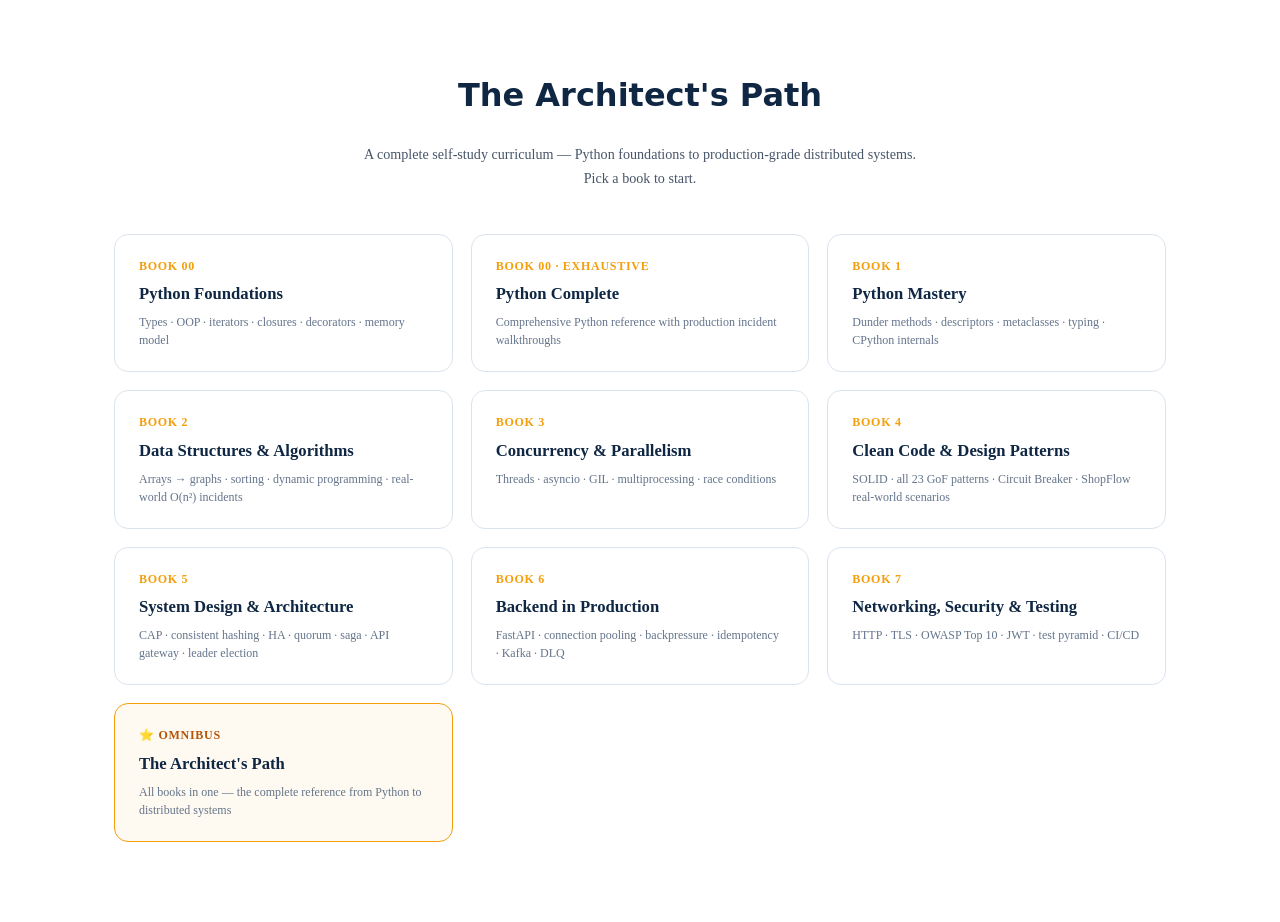
<file: study-guide/index.html>
<!DOCTYPE html>
<html lang="en">
<head>
<meta charset="utf-8">
<title>The Architect's Path — Study Guide</title>
<link rel="stylesheet" href="architects-path.css">
<style>
  .index-grid{display:grid;grid-template-columns:repeat(auto-fill,minmax(280px,1fr));gap:18px;padding:32px 0;}
  .book-card{background:#fff;border:1px solid var(--line);border-radius:14px;padding:22px 24px;text-decoration:none;color:inherit;transition:box-shadow .15s,transform .15s;display:flex;flex-direction:column;gap:8px;}
  .book-card:hover{box-shadow:0 6px 24px #0002;transform:translateY(-2px);}
  .book-card .num{font-size:9pt;font-weight:700;color:var(--amber);text-transform:uppercase;letter-spacing:.06em;}
  .book-card .title{font-size:12.5pt;font-weight:800;color:var(--navy);line-height:1.25;}
  .book-card .desc{font-size:9pt;color:#64748b;line-height:1.5;}
  .hero{text-align:center;padding:48px 24px 12px;}
  .hero h1{font-size:2rem;font-weight:900;color:var(--navy);}
  .hero p{color:#475569;max-width:560px;margin:8px auto 0;}
</style>
</head>
<body>
<div class="hero">
  <h1>The Architect's Path</h1>
  <p>A complete self-study curriculum — Python foundations to production-grade distributed systems. Pick a book to start.</p>
</div>
<section style="max-width:1100px;margin:0 auto;padding:0 24px 48px">
  <div class="index-grid">

    <a href="book-00-python-foundations.html" class="book-card">
      <div class="num">Book 00</div>
      <div class="title">Python Foundations</div>
      <div class="desc">Types · OOP · iterators · closures · decorators · memory model</div>
    </a>

    <a href="book-00-python-complete.html" class="book-card">
      <div class="num">Book 00 · Exhaustive</div>
      <div class="title">Python Complete</div>
      <div class="desc">Comprehensive Python reference with production incident walkthroughs</div>
    </a>

    <a href="book-1-python-mastery.html" class="book-card">
      <div class="num">Book 1</div>
      <div class="title">Python Mastery</div>
      <div class="desc">Dunder methods · descriptors · metaclasses · typing · CPython internals</div>
    </a>

    <a href="book-2-dsa.html" class="book-card">
      <div class="num">Book 2</div>
      <div class="title">Data Structures &amp; Algorithms</div>
      <div class="desc">Arrays → graphs · sorting · dynamic programming · real-world O(n²) incidents</div>
    </a>

    <a href="book-3-concurrency.html" class="book-card">
      <div class="num">Book 3</div>
      <div class="title">Concurrency &amp; Parallelism</div>
      <div class="desc">Threads · asyncio · GIL · multiprocessing · race conditions</div>
    </a>

    <a href="book-4-clean-code-patterns.html" class="book-card">
      <div class="num">Book 4</div>
      <div class="title">Clean Code &amp; Design Patterns</div>
      <div class="desc">SOLID · all 23 GoF patterns · Circuit Breaker · ShopFlow real-world scenarios</div>
    </a>

    <a href="book-5-system-design.html" class="book-card">
      <div class="num">Book 5</div>
      <div class="title">System Design &amp; Architecture</div>
      <div class="desc">CAP · consistent hashing · HA · quorum · saga · API gateway · leader election</div>
    </a>

    <a href="book-6-backend-production.html" class="book-card">
      <div class="num">Book 6</div>
      <div class="title">Backend in Production</div>
      <div class="desc">FastAPI · connection pooling · backpressure · idempotency · Kafka · DLQ</div>
    </a>

    <a href="book-7-networking-security-testing.html" class="book-card">
      <div class="num">Book 7</div>
      <div class="title">Networking, Security &amp; Testing</div>
      <div class="desc">HTTP · TLS · OWASP Top 10 · JWT · test pyramid · CI/CD</div>
    </a>

    <a href="The-Architects-Path.html" class="book-card" style="border-color:var(--amber);background:#fffaf1;">
      <div class="num" style="color:#b45309">⭐ Omnibus</div>
      <div class="title">The Architect's Path</div>
      <div class="desc">All books in one — the complete reference from Python to distributed systems</div>
    </a>

  </div>
</section>
</body>
</html>
</file>
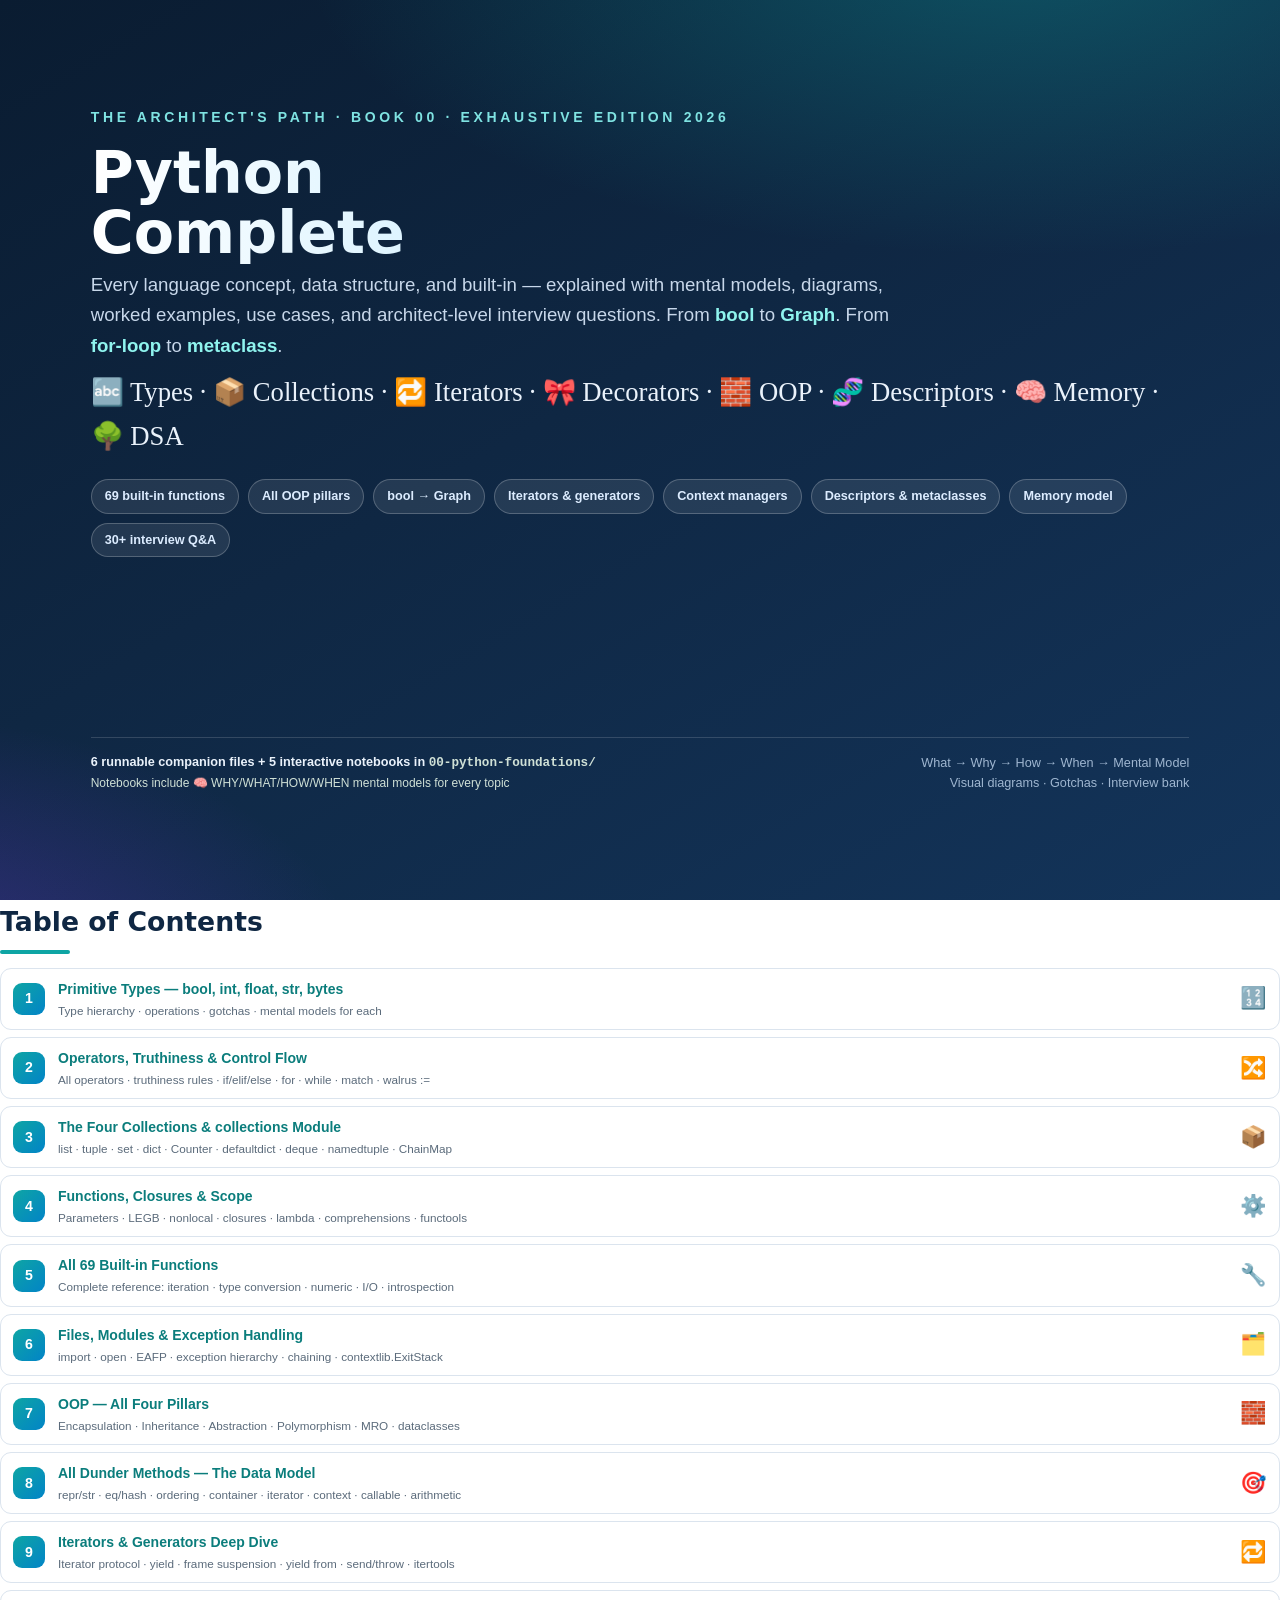
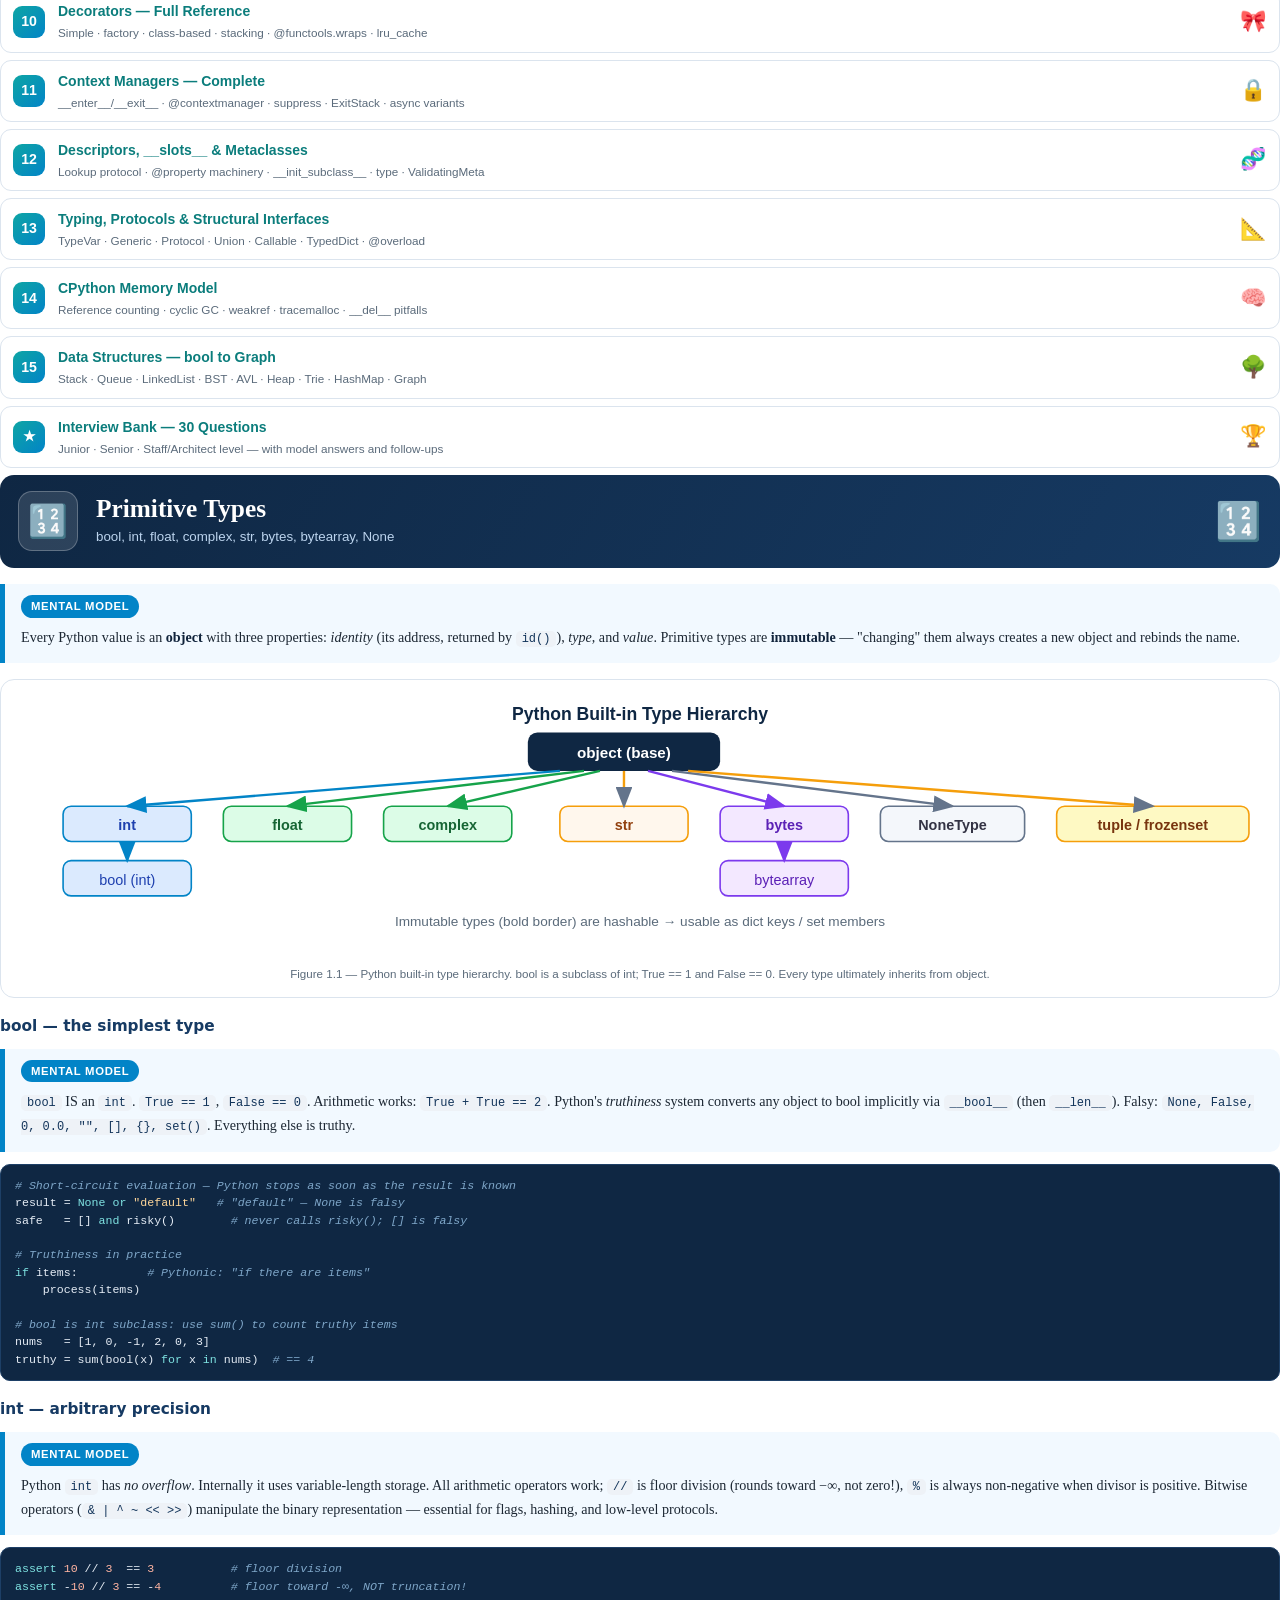
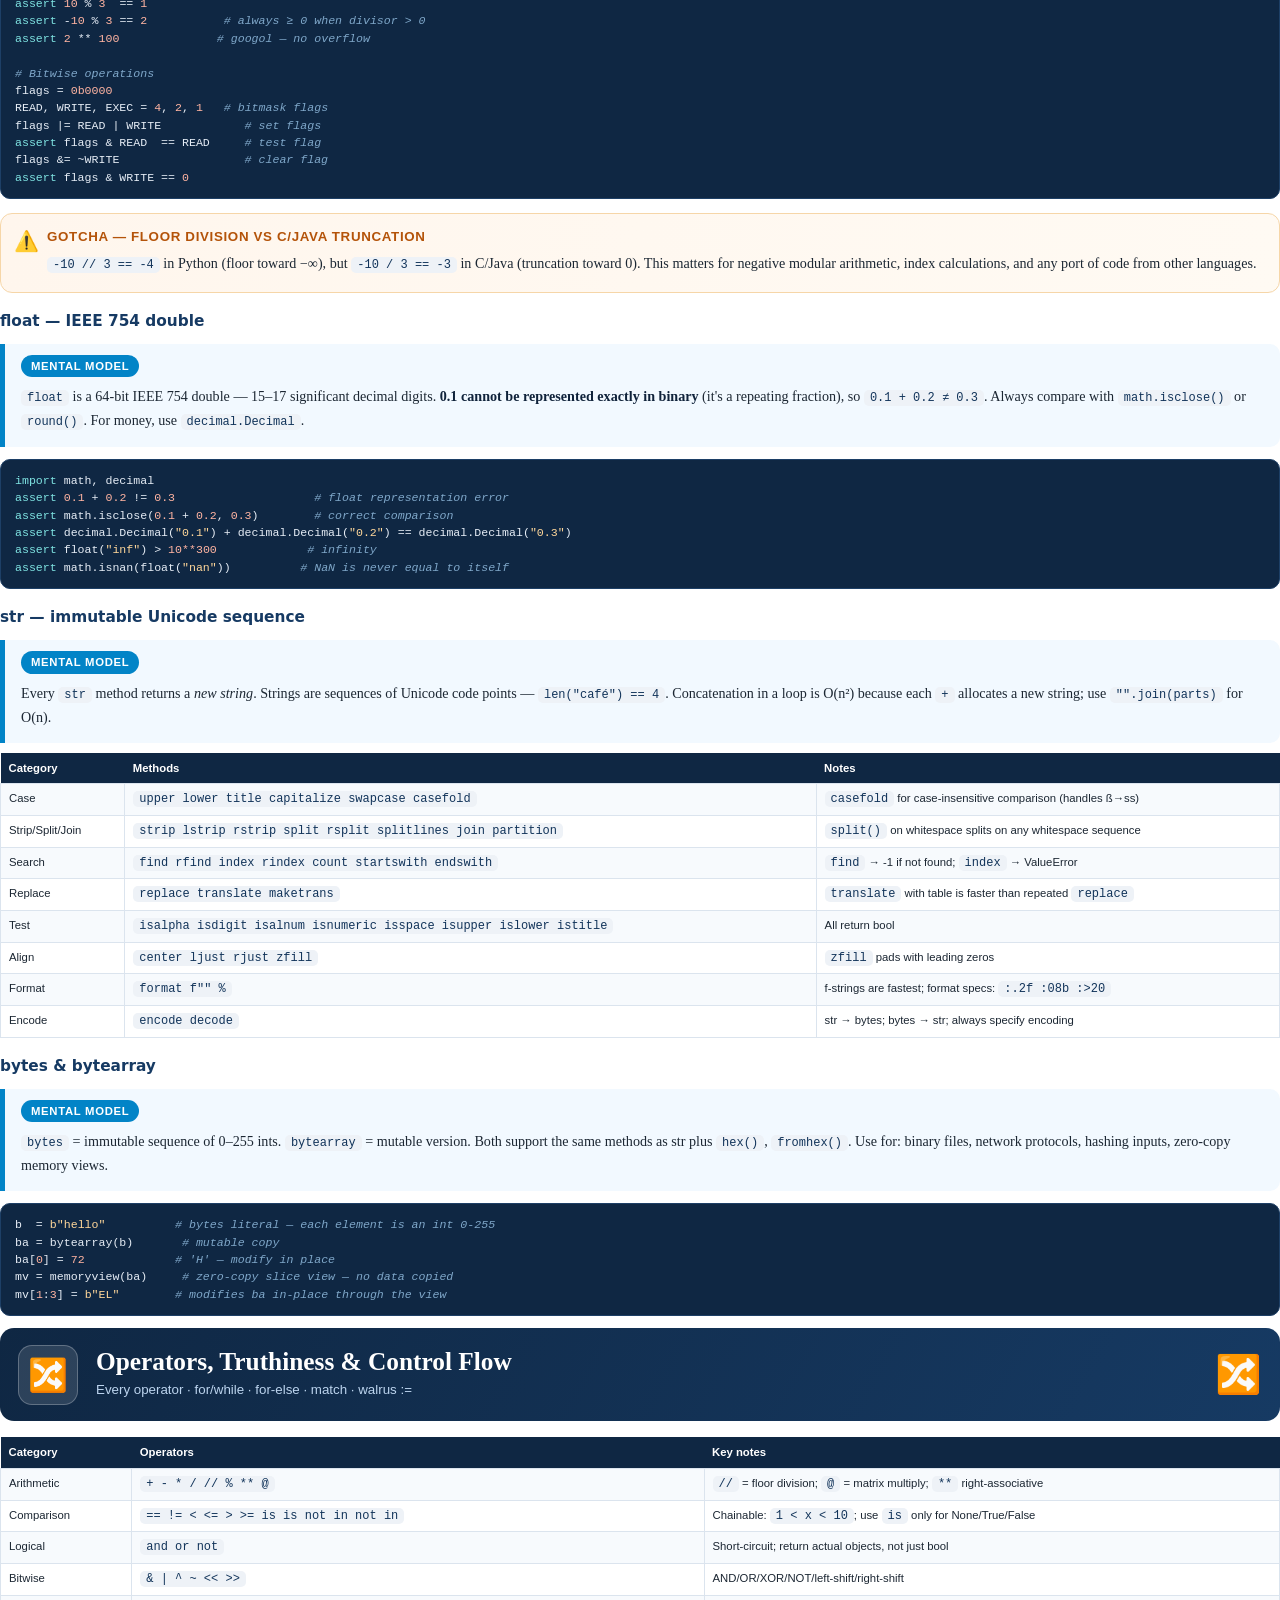
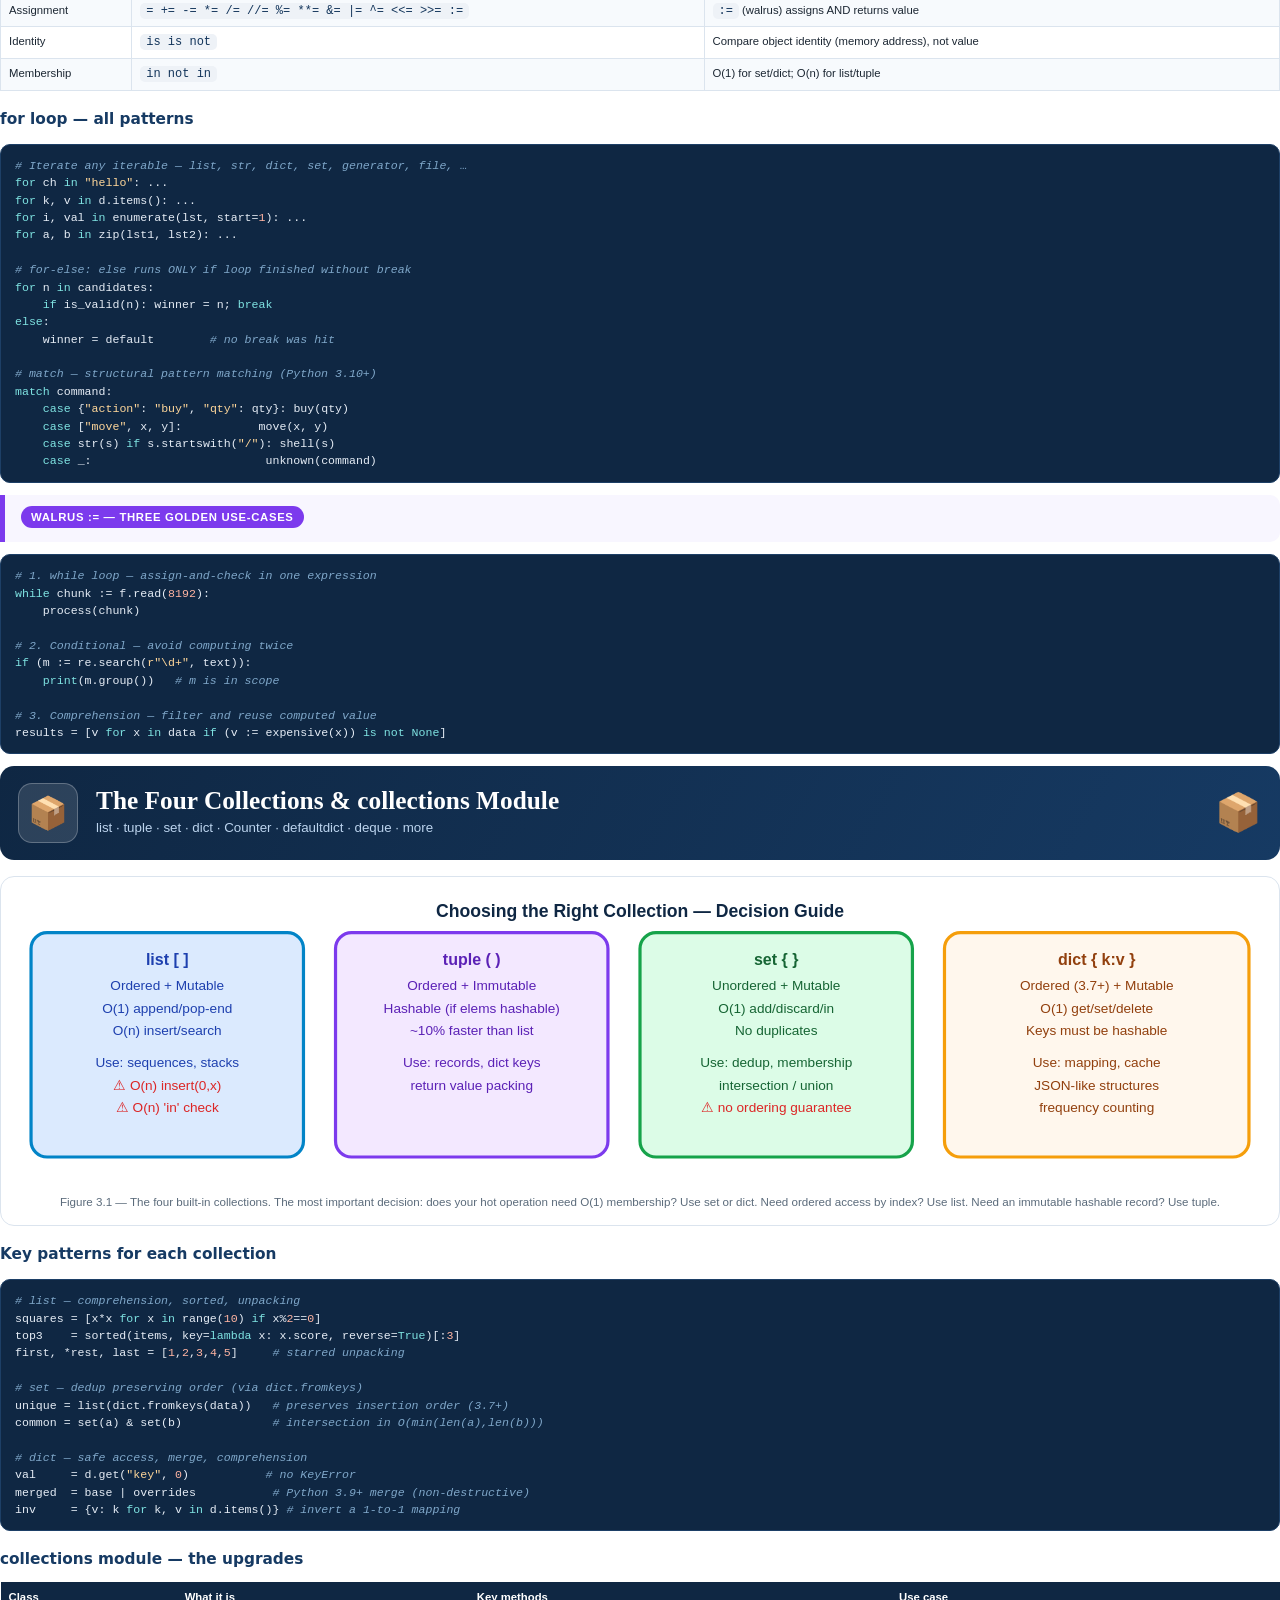
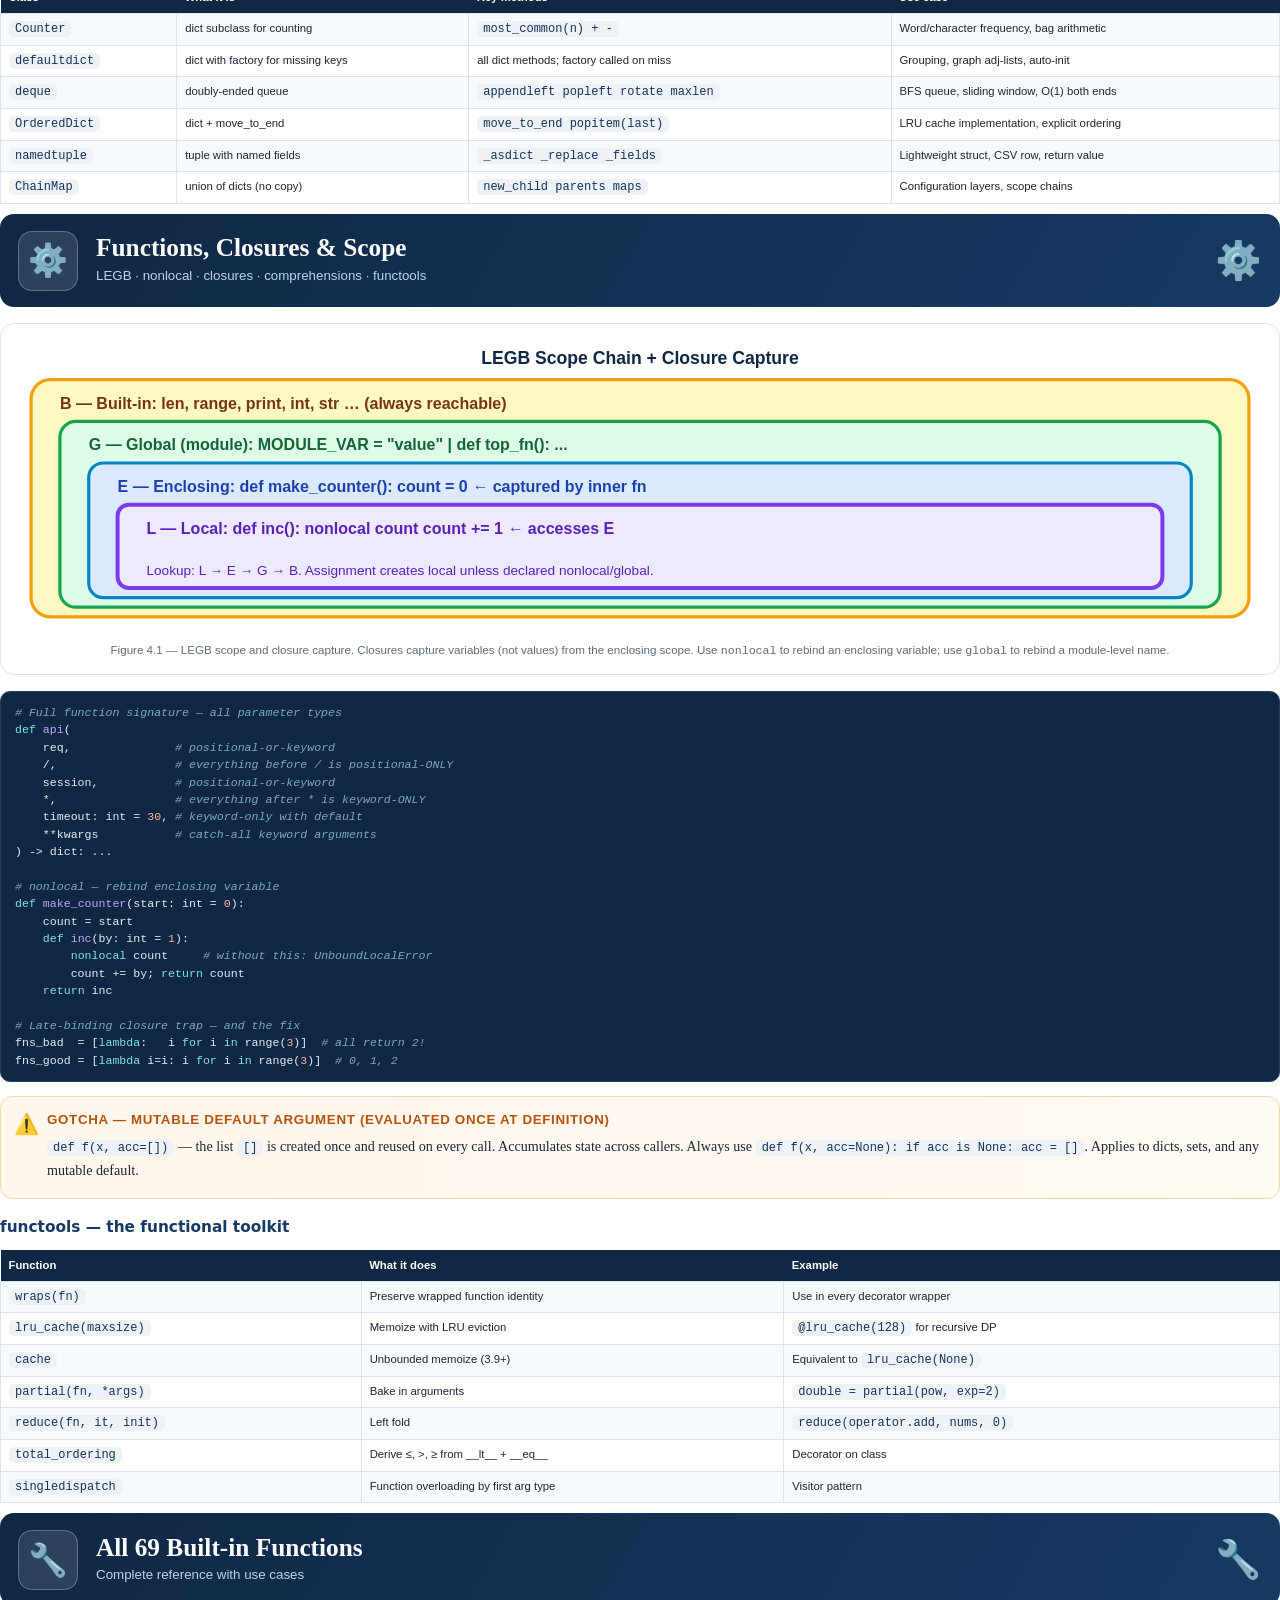
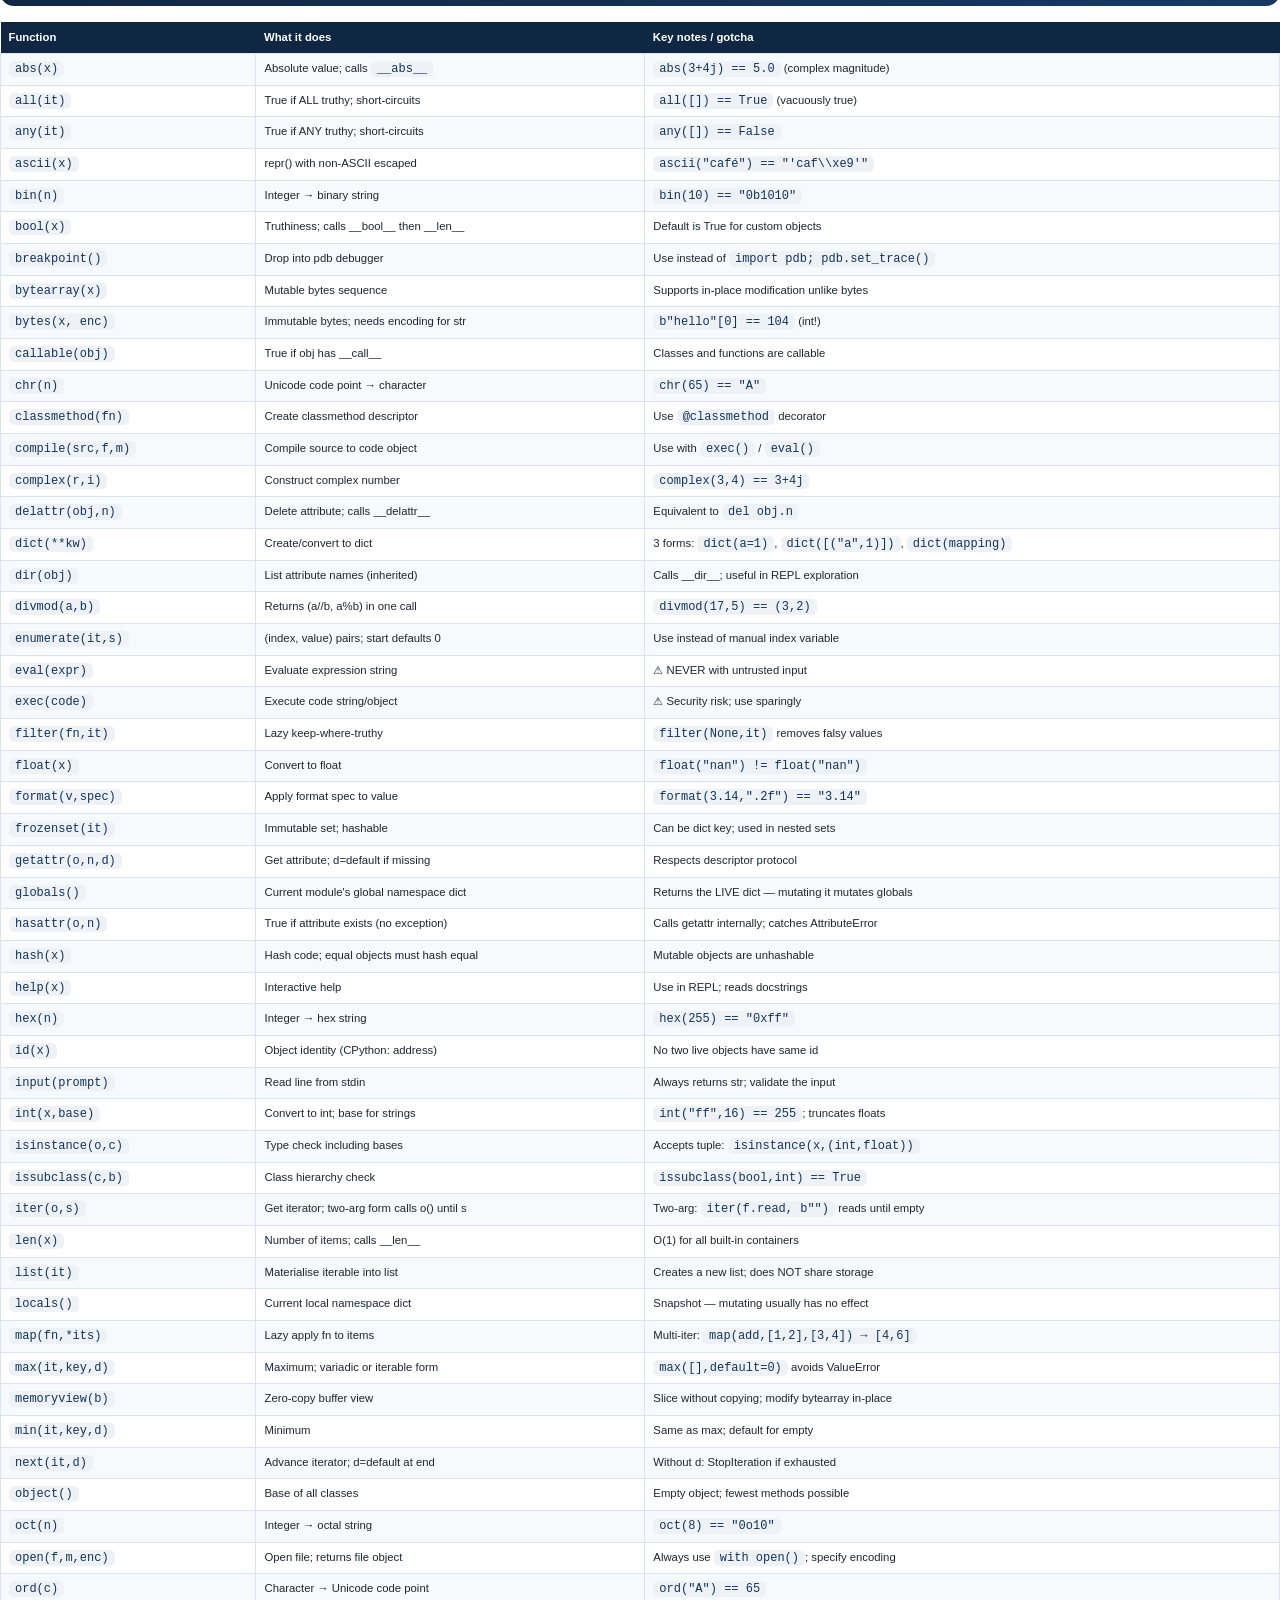
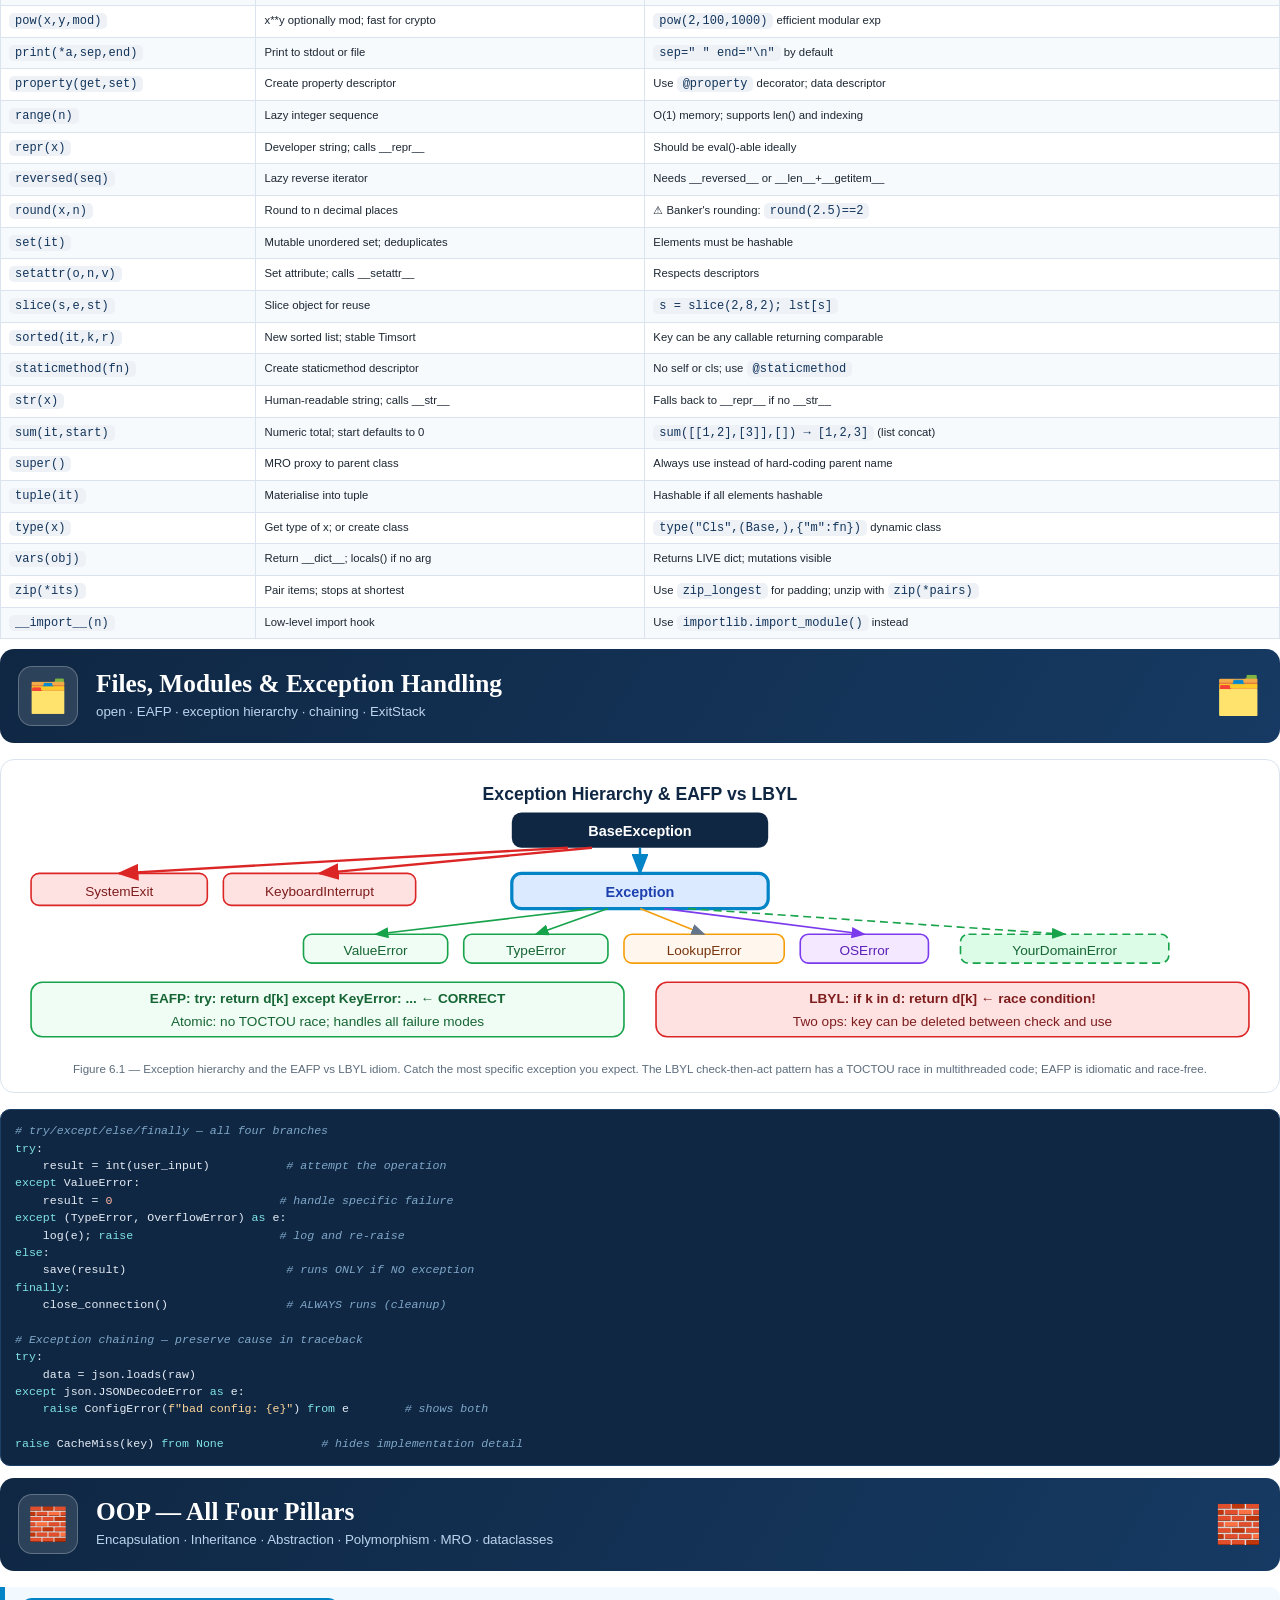
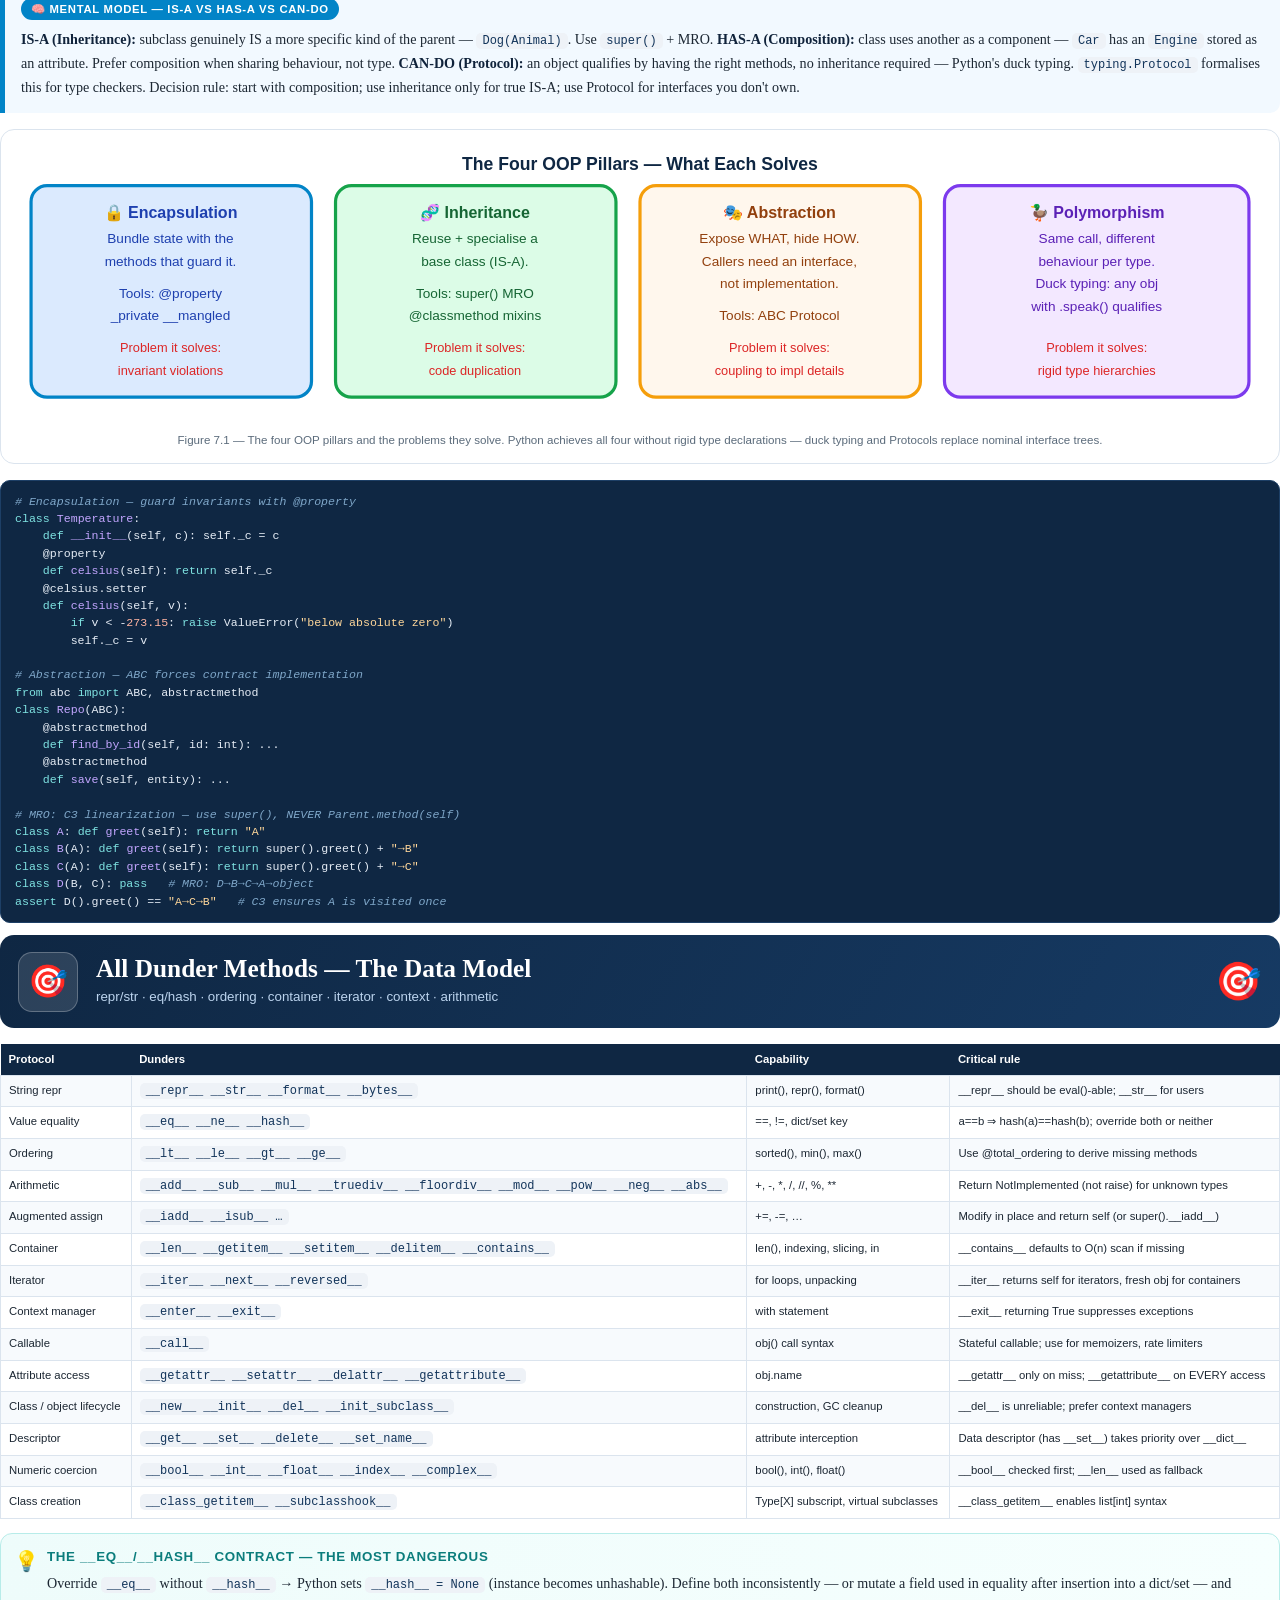
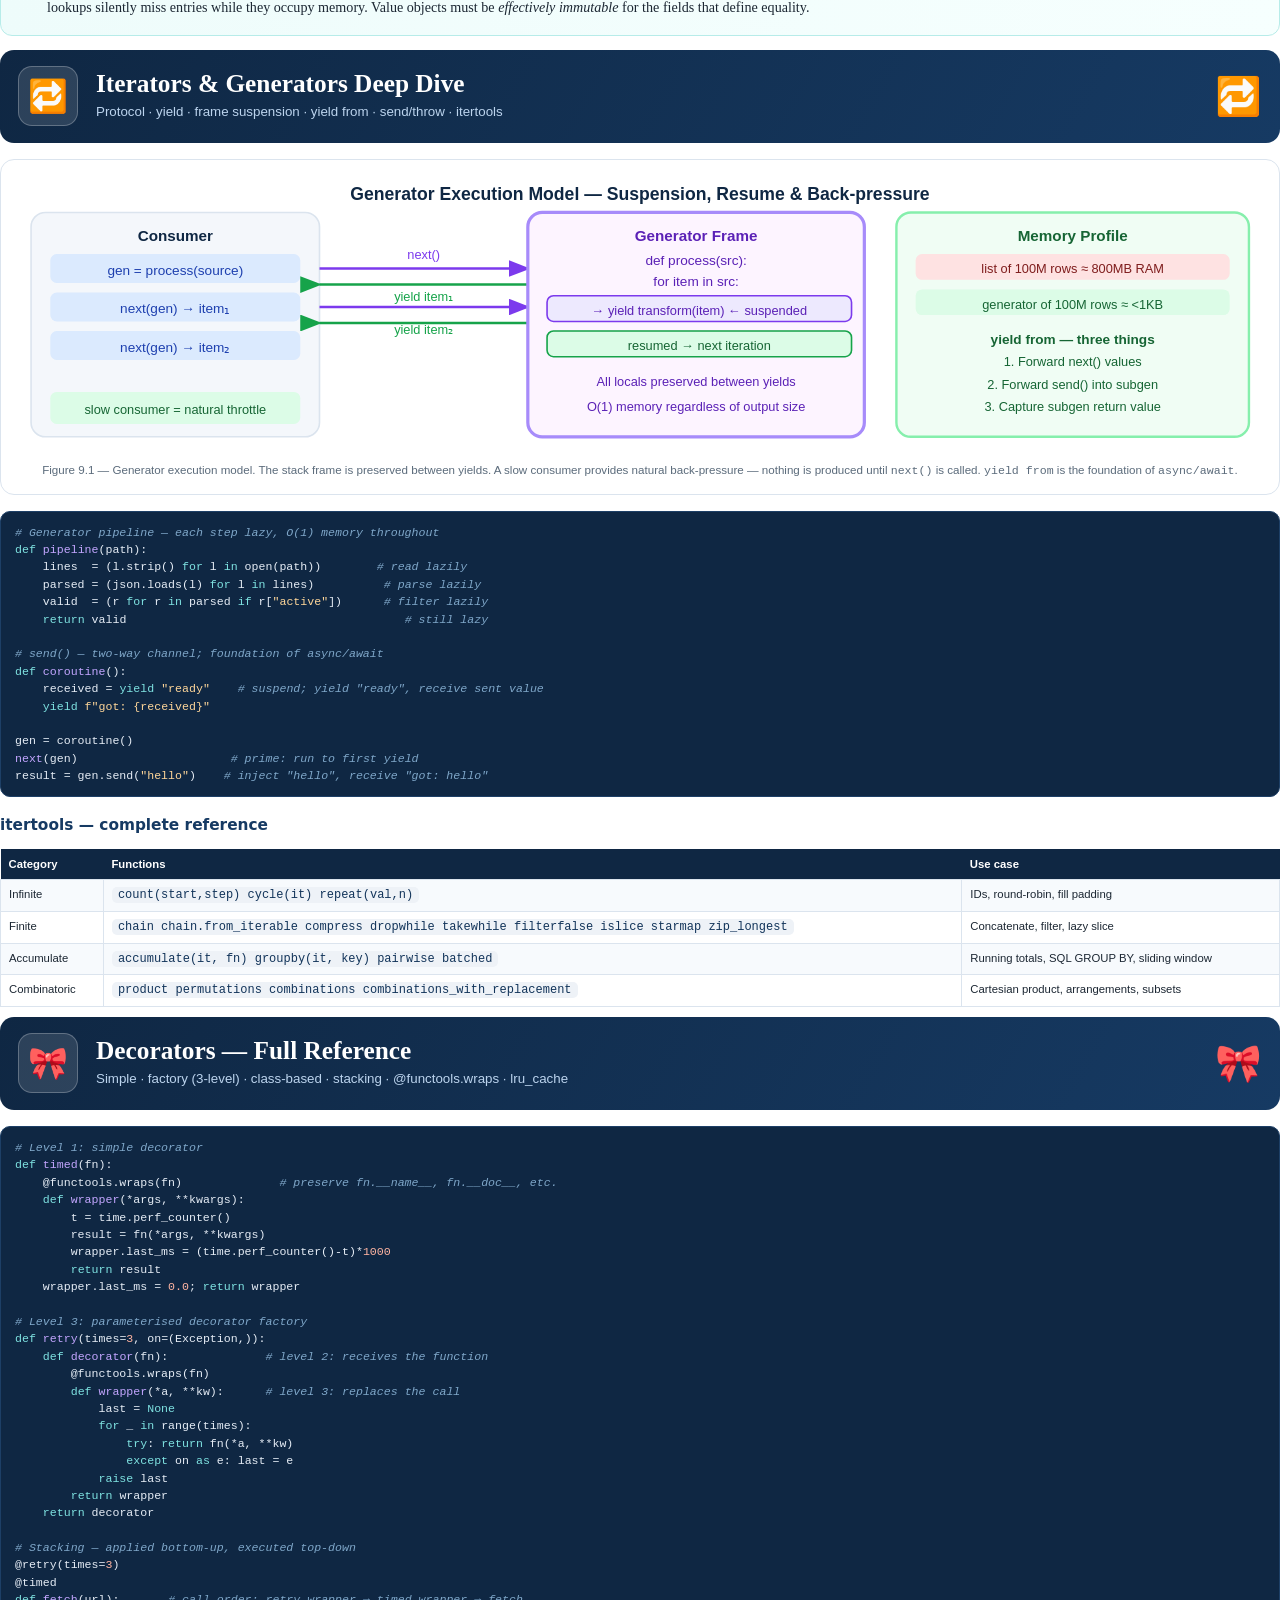
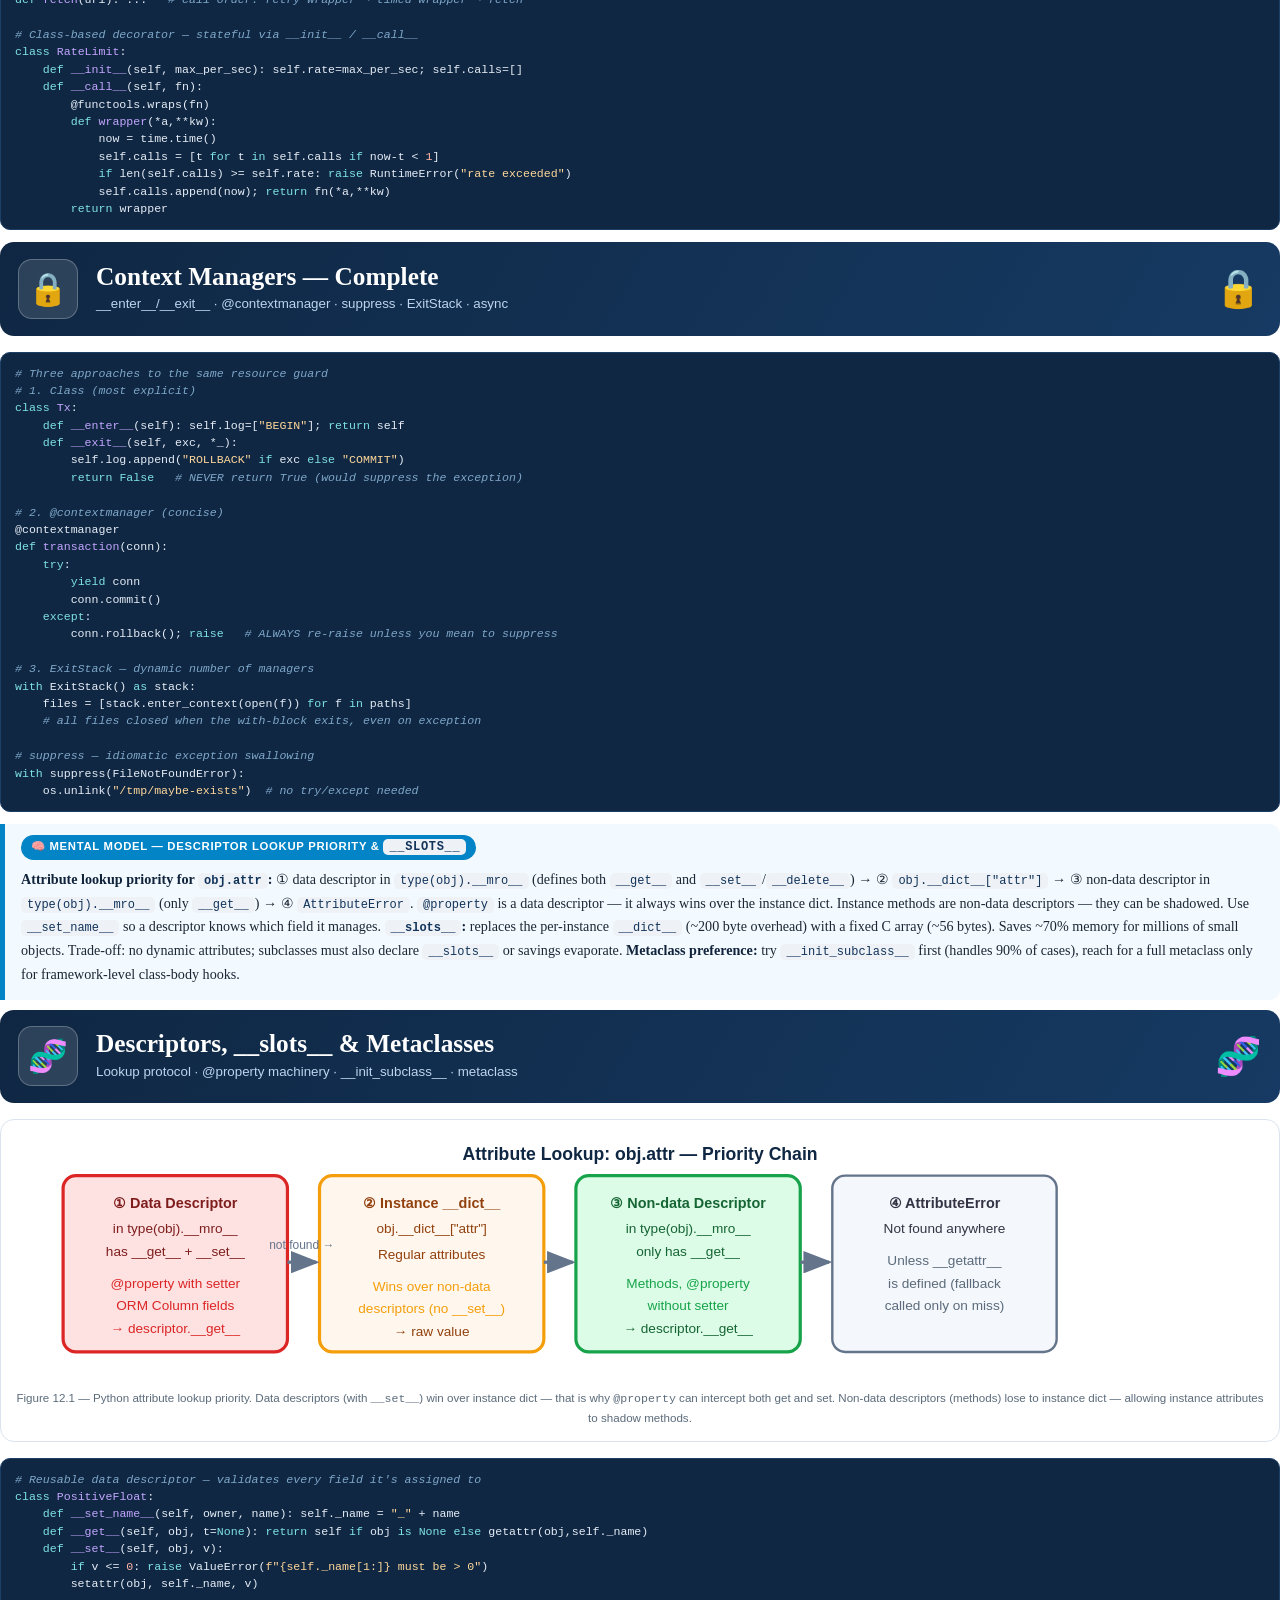
<file: study-guide/book-00-python-complete.html>
<!DOCTYPE html>
<html lang="en">
<head>
<meta charset="utf-8">
<title>Python Complete — The Architect's Path, Book 00 (Exhaustive Edition)</title>
<link rel="stylesheet" href="architects-path.css">
<style>
  .milestone{display:flex;gap:0;margin:16px 0;break-inside:avoid;}
  .milestone .step{flex:1;text-align:center;position:relative;}
  .milestone .step .dot{width:30px;height:30px;border-radius:50%;background:var(--teal);
    color:#fff;font-family:"Segoe UI",sans-serif;font-weight:800;font-size:10pt;
    display:flex;align-items:center;justify-content:center;margin:0 auto 5px;}
  .milestone .step .line{position:absolute;top:15px;left:55%;right:-55%;height:2px;
    background:var(--line);z-index:-1;}
  .milestone .step:last-child .line{display:none;}
  .milestone .step .lbl{font-family:"Segoe UI",sans-serif;font-size:8pt;
    color:var(--navy);font-weight:700;}
  .two-col{display:grid;grid-template-columns:1fr 1fr;gap:12px;margin:10px 0;}
  .three-col{display:grid;grid-template-columns:1fr 1fr 1fr;gap:10px;margin:10px 0;}
  .card{border:1px solid var(--line);border-radius:10px;padding:10px 12px;
    background:#fff;break-inside:avoid;}
  .card .ct{font-family:"Segoe UI",sans-serif;font-weight:800;font-size:9.5pt;
    color:var(--navy);margin-bottom:4px;}
  .card .cs{font-size:8.7pt;color:var(--muted);}
  .iqa{border-left:4px solid var(--violet);background:#f9f7ff;
    border-radius:0 10px 10px 0;padding:10px 14px;margin:10px 0;break-inside:avoid;}
  .iqa .q{font-family:"Segoe UI",sans-serif;font-weight:800;color:var(--violet);
    font-size:9.5pt;}
  .level{display:inline-block;font-family:"Segoe UI",sans-serif;font-size:7pt;
    font-weight:700;padding:2px 7px;border-radius:999px;margin-left:5px;}
  .level.j{background:#fde2e2;color:#991b1b;}
  .level.s{background:#dcfce7;color:#166534;}
  .level.a{background:#ede9fe;color:#5b21b6;}
  .big-table{width:100%;border-collapse:collapse;font-size:8.5pt;margin:10px 0;}
  .big-table th{background:var(--navy);color:#fff;padding:6px 8px;text-align:left;}
  .big-table td{border:1px solid var(--line);padding:5px 8px;vertical-align:top;}
  .big-table tr:nth-child(even) td{background:#f7fafd;}
  .oc{color:var(--teal-d);font-weight:700;}
</style>
</head>
<body>
<!-- Global SVG marker defs -->
<svg width="0" height="0" style="position:absolute;overflow:hidden">
  <defs>
    <marker id="ga" markerWidth="9" markerHeight="7" refX="8" refY="3.5" orient="auto"><polygon points="0 0,9 3.5,0 7" fill="#64748b"/></marker>
    <marker id="gb" markerWidth="9" markerHeight="7" refX="8" refY="3.5" orient="auto"><polygon points="0 0,9 3.5,0 7" fill="#0284c7"/></marker>
    <marker id="gg" markerWidth="9" markerHeight="7" refX="8" refY="3.5" orient="auto"><polygon points="0 0,9 3.5,0 7" fill="#16a34a"/></marker>
    <marker id="gr" markerWidth="9" markerHeight="7" refX="8" refY="3.5" orient="auto"><polygon points="0 0,9 3.5,0 7" fill="#dc2626"/></marker>
    <marker id="gv" markerWidth="9" markerHeight="7" refX="8" refY="3.5" orient="auto"><polygon points="0 0,9 3.5,0 7" fill="#7c3aed"/></marker>
    <marker id="gn" markerWidth="9" markerHeight="7" refX="8" refY="3.5" orient="auto"><polygon points="0 0,9 3.5,0 7" fill="#0f2743"/></marker>
    <marker id="grv" markerWidth="9" markerHeight="7" refX="1" refY="3.5" orient="auto"><polygon points="9 0,0 3.5,9 7" fill="#7c3aed"/></marker>
    <marker id="grg" markerWidth="9" markerHeight="7" refX="1" refY="3.5" orient="auto"><polygon points="9 0,0 3.5,9 7" fill="#16a34a"/></marker>
  </defs>
</svg>

<!-- ======================== COVER ======================== -->
<section class="cover">
  <div>
    <div class="kicker">The Architect's Path · Book 00 · Exhaustive Edition 2026</div>
    <h1>Python<br>Complete</h1>
    <div class="sub">Every language concept, data structure, and built-in — explained with mental models, diagrams, worked examples, use cases, and architect-level interview questions. From <strong style="color:#8ff4ee">bool</strong> to <strong style="color:#8ff4ee">Graph</strong>. From <strong style="color:#8ff4ee">for-loop</strong> to <strong style="color:#8ff4ee">metaclass</strong>.</div>
    <div class="stackrow">🔤 Types · 📦 Collections · 🔁 Iterators · 🎀 Decorators · 🧱 OOP · 🧬 Descriptors · 🧠 Memory · 🌳 DSA</div>
    <div class="badges">
      <span class="badge">69 built-in functions</span>
      <span class="badge">All OOP pillars</span>
      <span class="badge">bool → Graph</span>
      <span class="badge">Iterators &amp; generators</span>
      <span class="badge">Context managers</span>
      <span class="badge">Descriptors &amp; metaclasses</span>
      <span class="badge">Memory model</span>
      <span class="badge">30+ interview Q&amp;A</span>
    </div>
  </div>
  <div class="foot">
    <div><strong style="color:#eaf2fb">6 runnable companion files + 5 interactive notebooks in <code style="color:#cfe0d6">00-python-foundations/</code></strong><br>
    <span style="color:#cfe0d6;font-size:9pt">Notebooks include 🧠 WHY/WHAT/HOW/WHEN mental models for every topic</span></div>
    <div style="text-align:right">What → Why → How → When → Mental Model<br>Visual diagrams · Gotchas · Interview bank</div>
  </div>
</section>

<!-- ======================== TOC ======================== -->
<section class="toc">
  <h2>Table of Contents</h2>
  <div class="rule"></div>
  <ol>
    <li><span class="n">1</span><div><div class="tt"><a href="#s1">Primitive Types — bool, int, float, str, bytes</a></div><div class="dd">Type hierarchy · operations · gotchas · mental models for each</div></div><span class="ic">🔢</span></li>
    <li><span class="n">2</span><div><div class="tt"><a href="#s2">Operators, Truthiness &amp; Control Flow</a></div><div class="dd">All operators · truthiness rules · if/elif/else · for · while · match · walrus :=</div></div><span class="ic">🔀</span></li>
    <li><span class="n">3</span><div><div class="tt"><a href="#s3">The Four Collections &amp; collections Module</a></div><div class="dd">list · tuple · set · dict · Counter · defaultdict · deque · namedtuple · ChainMap</div></div><span class="ic">📦</span></li>
    <li><span class="n">4</span><div><div class="tt"><a href="#s4">Functions, Closures &amp; Scope</a></div><div class="dd">Parameters · LEGB · nonlocal · closures · lambda · comprehensions · functools</div></div><span class="ic">⚙️</span></li>
    <li><span class="n">5</span><div><div class="tt"><a href="#s5">All 69 Built-in Functions</a></div><div class="dd">Complete reference: iteration · type conversion · numeric · I/O · introspection</div></div><span class="ic">🔧</span></li>
    <li><span class="n">6</span><div><div class="tt"><a href="#s6">Files, Modules &amp; Exception Handling</a></div><div class="dd">import · open · EAFP · exception hierarchy · chaining · contextlib.ExitStack</div></div><span class="ic">🗂️</span></li>
    <li><span class="n">7</span><div><div class="tt"><a href="#s7">OOP — All Four Pillars</a></div><div class="dd">Encapsulation · Inheritance · Abstraction · Polymorphism · MRO · dataclasses</div></div><span class="ic">🧱</span></li>
    <li><span class="n">8</span><div><div class="tt"><a href="#s8">All Dunder Methods — The Data Model</a></div><div class="dd">repr/str · eq/hash · ordering · container · iterator · context · callable · arithmetic</div></div><span class="ic">🎯</span></li>
    <li><span class="n">9</span><div><div class="tt"><a href="#s9">Iterators &amp; Generators Deep Dive</a></div><div class="dd">Iterator protocol · yield · frame suspension · yield from · send/throw · itertools</div></div><span class="ic">🔁</span></li>
    <li><span class="n">10</span><div><div class="tt"><a href="#s10">Decorators — Full Reference</a></div><div class="dd">Simple · factory · class-based · stacking · @functools.wraps · lru_cache</div></div><span class="ic">🎀</span></li>
    <li><span class="n">11</span><div><div class="tt"><a href="#s11">Context Managers — Complete</a></div><div class="dd">__enter__/__exit__ · @contextmanager · suppress · ExitStack · async variants</div></div><span class="ic">🔒</span></li>
    <li><span class="n">12</span><div><div class="tt"><a href="#s12">Descriptors, __slots__ &amp; Metaclasses</a></div><div class="dd">Lookup protocol · @property machinery · __init_subclass__ · type · ValidatingMeta</div></div><span class="ic">🧬</span></li>
    <li><span class="n">13</span><div><div class="tt"><a href="#s13">Typing, Protocols &amp; Structural Interfaces</a></div><div class="dd">TypeVar · Generic · Protocol · Union · Callable · TypedDict · @overload</div></div><span class="ic">📐</span></li>
    <li><span class="n">14</span><div><div class="tt"><a href="#s14">CPython Memory Model</a></div><div class="dd">Reference counting · cyclic GC · weakref · tracemalloc · __del__ pitfalls</div></div><span class="ic">🧠</span></li>
    <li><span class="n">15</span><div><div class="tt"><a href="#s15">Data Structures — bool to Graph</a></div><div class="dd">Stack · Queue · LinkedList · BST · AVL · Heap · Trie · HashMap · Graph</div></div><span class="ic">🌳</span></li>
    <li><span class="n">★</span><div><div class="tt"><a href="#sq">Interview Bank — 30 Questions</a></div><div class="dd">Junior · Senior · Staff/Architect level — with model answers and follow-ups</div></div><span class="ic">🏆</span></li>
  </ol>
</section>

<!-- ════════════════════════════════════════════════════════════════════ -->
<section class="chapter" id="s1">
  <div class="ch-head"><div class="num">🔢</div><div><div class="t">Primitive Types</div><div class="s">bool, int, float, complex, str, bytes, bytearray, None</div></div><div class="ico">🔢</div></div>

  <div class="def what"><span class="lab">Mental model</span><p>Every Python value is an <strong>object</strong> with three properties: <em>identity</em> (its address, returned by <code class="inl">id()</code>), <em>type</em>, and <em>value</em>. Primitive types are <strong>immutable</strong> — "changing" them always creates a new object and rebinds the name.</p></div>

  <figure class="fig-card">
  <svg viewBox="0 0 780 160" role="img" aria-label="Python type hierarchy">
    <g font-family="Segoe UI,sans-serif">
      <text x="390" y="16" text-anchor="middle" font-size="11" font-weight="800" fill="#0f2743">Python Built-in Type Hierarchy</text>
      <rect x="320" y="24" width="120" height="24" rx="6" fill="#0f2743"/>
      <text x="380" y="40" text-anchor="middle" font-size="9.5" fill="#fff" font-weight="700">object (base)</text>
      <!-- int/bool -->
      <rect x="30" y="70" width="80" height="22" rx="5" fill="#dbeafe" stroke="#0284c7"/>
      <text x="70" y="85" text-anchor="middle" font-size="9" fill="#1e40af" font-weight="700">int</text>
      <path d="M340,48 L70,70" stroke="#0284c7" stroke-width="1.5" marker-end="url(#gb)"/>
      <rect x="30" y="104" width="80" height="22" rx="5" fill="#dbeafe" stroke="#0284c7"/>
      <text x="70" y="119" text-anchor="middle" font-size="9" fill="#1e40af">bool (int)</text>
      <path d="M70,92 L70,104" stroke="#0284c7" stroke-width="1.5" marker-end="url(#gb)"/>
      <!-- float -->
      <rect x="130" y="70" width="80" height="22" rx="5" fill="#dcfce7" stroke="#16a34a"/>
      <text x="170" y="85" text-anchor="middle" font-size="9" fill="#166534" font-weight="700">float</text>
      <path d="M355,48 L170,70" stroke="#16a34a" stroke-width="1.5" marker-end="url(#gg)"/>
      <!-- complex -->
      <rect x="230" y="70" width="80" height="22" rx="5" fill="#dcfce7" stroke="#16a34a"/>
      <text x="270" y="85" text-anchor="middle" font-size="9" fill="#166534" font-weight="700">complex</text>
      <path d="M365,48 L270,70" stroke="#16a34a" stroke-width="1.5" marker-end="url(#gg)"/>
      <!-- str -->
      <rect x="340" y="70" width="80" height="22" rx="5" fill="#fff7ed" stroke="#f59e0b"/>
      <text x="380" y="85" text-anchor="middle" font-size="9" fill="#92400e" font-weight="700">str</text>
      <path d="M380,48 L380,70" stroke="#f59e0b" stroke-width="1.5" marker-end="url(#ga)"/>
      <!-- bytes/bytearray -->
      <rect x="440" y="70" width="80" height="22" rx="5" fill="#f3e8ff" stroke="#7c3aed"/>
      <text x="480" y="85" text-anchor="middle" font-size="9" fill="#5b21b6" font-weight="700">bytes</text>
      <path d="M395,48 L480,70" stroke="#7c3aed" stroke-width="1.5" marker-end="url(#gv)"/>
      <rect x="440" y="104" width="80" height="22" rx="5" fill="#f3e8ff" stroke="#7c3aed"/>
      <text x="480" y="119" text-anchor="middle" font-size="9" fill="#5b21b6">bytearray</text>
      <path d="M480,92 L480,104" stroke="#7c3aed" stroke-width="1.5" marker-end="url(#gv)"/>
      <!-- NoneType -->
      <rect x="540" y="70" width="90" height="22" rx="5" fill="#f4f7fb" stroke="#64748b"/>
      <text x="585" y="85" text-anchor="middle" font-size="9" fill="#334" font-weight="700">NoneType</text>
      <path d="M410,48 L585,70" stroke="#64748b" stroke-width="1.5" marker-end="url(#ga)"/>
      <!-- tuple/frozenset (immutable containers) -->
      <rect x="650" y="70" width="120" height="22" rx="5" fill="#fef9c3" stroke="#f59e0b"/>
      <text x="710" y="85" text-anchor="middle" font-size="9" fill="#78350f" font-weight="700">tuple / frozenset</text>
      <path d="M420,48 L710,70" stroke="#f59e0b" stroke-width="1.5" marker-end="url(#ga)"/>
      <text x="390" y="145" text-anchor="middle" font-size="8.5" fill="#5b6b7b">Immutable types (bold border) are hashable → usable as dict keys / set members</text>
    </g>
  </svg>
  <figcaption>Figure 1.1 — Python built-in type hierarchy. bool is a subclass of int; True == 1 and False == 0. Every type ultimately inherits from object.</figcaption>
  </figure>

  <h3 class="sub">bool — the simplest type</h3>
  <div class="def what"><span class="lab">Mental model</span><p><code class="inl">bool</code> IS an <code class="inl">int</code>. <code class="inl">True == 1</code>, <code class="inl">False == 0</code>. Arithmetic works: <code class="inl">True + True == 2</code>. Python's <em>truthiness</em> system converts any object to bool implicitly via <code class="inl">__bool__</code> (then <code class="inl">__len__</code>). Falsy: <code class="inl">None, False, 0, 0.0, "", [], {}, set()</code>. Everything else is truthy.</p></div>
<pre><span class="c"># Short-circuit evaluation — Python stops as soon as the result is known</span>
result = <span class="k">None</span> <span class="k">or</span> <span class="s">"default"</span>   <span class="c"># "default" — None is falsy</span>
safe   = [] <span class="k">and</span> risky()        <span class="c"># never calls risky(); [] is falsy</span>

<span class="c"># Truthiness in practice</span>
<span class="k">if</span> items:          <span class="c"># Pythonic: "if there are items"</span>
    process(items)

<span class="c"># bool is int subclass: use sum() to count truthy items</span>
nums   = [1, 0, -1, 2, 0, 3]
truthy = sum(bool(x) <span class="k">for</span> x <span class="k">in</span> nums)  <span class="c"># == 4</span></pre>

  <h3 class="sub">int — arbitrary precision</h3>
  <div class="def what"><span class="lab">Mental model</span><p>Python <code class="inl">int</code> has <em>no overflow</em>. Internally it uses variable-length storage. All arithmetic operators work; <code class="inl">//</code> is floor division (rounds toward −∞, not zero!), <code class="inl">%</code> is always non-negative when divisor is positive. Bitwise operators (<code class="inl">&amp; | ^ ~ &lt;&lt; &gt;&gt;</code>) manipulate the binary representation — essential for flags, hashing, and low-level protocols.</p></div>
<pre><span class="k">assert</span> <span class="n">10</span> // <span class="n">3</span>  == <span class="n">3</span>           <span class="c"># floor division</span>
<span class="k">assert</span> -<span class="n">10</span> // <span class="n">3</span> == -<span class="n">4</span>          <span class="c"># floor toward -∞, NOT truncation!</span>
<span class="k">assert</span> <span class="n">10</span> % <span class="n">3</span>  == <span class="n">1</span>
<span class="k">assert</span> -<span class="n">10</span> % <span class="n">3</span> == <span class="n">2</span>           <span class="c"># always ≥ 0 when divisor > 0</span>
<span class="k">assert</span> <span class="n">2</span> ** <span class="n">100</span>              <span class="c"># googol — no overflow</span>

<span class="c"># Bitwise operations</span>
flags = <span class="n">0b0000</span>
READ, WRITE, EXEC = <span class="n">4</span>, <span class="n">2</span>, <span class="n">1</span>   <span class="c"># bitmask flags</span>
flags |= READ | WRITE            <span class="c"># set flags</span>
<span class="k">assert</span> flags & READ  == READ     <span class="c"># test flag</span>
flags &= ~WRITE                  <span class="c"># clear flag</span>
<span class="k">assert</span> flags & WRITE == <span class="n">0</span></pre>

  <div class="box gotcha"><span class="ic">⚠️</span><div class="h">Gotcha — floor division vs C/Java truncation</div>
  <p><code class="inl">-10 // 3 == -4</code> in Python (floor toward −∞), but <code class="inl">-10 / 3 == -3</code> in C/Java (truncation toward 0). This matters for negative modular arithmetic, index calculations, and any port of code from other languages.</p></div>

  <h3 class="sub">float — IEEE 754 double</h3>
  <div class="def what"><span class="lab">Mental model</span><p><code class="inl">float</code> is a 64-bit IEEE 754 double — 15–17 significant decimal digits. <strong>0.1 cannot be represented exactly in binary</strong> (it's a repeating fraction), so <code class="inl">0.1 + 0.2 ≠ 0.3</code>. Always compare with <code class="inl">math.isclose()</code> or <code class="inl">round()</code>. For money, use <code class="inl">decimal.Decimal</code>.</p></div>
<pre><span class="k">import</span> math, decimal
<span class="k">assert</span> <span class="n">0.1</span> + <span class="n">0.2</span> != <span class="n">0.3</span>                    <span class="c"># float representation error</span>
<span class="k">assert</span> math.isclose(<span class="n">0.1</span> + <span class="n">0.2</span>, <span class="n">0.3</span>)        <span class="c"># correct comparison</span>
<span class="k">assert</span> decimal.Decimal(<span class="s">"0.1"</span>) + decimal.Decimal(<span class="s">"0.2"</span>) == decimal.Decimal(<span class="s">"0.3"</span>)
<span class="k">assert</span> float(<span class="s">"inf"</span>) > <span class="n">10**300</span>             <span class="c"># infinity</span>
<span class="k">assert</span> math.isnan(float(<span class="s">"nan"</span>))          <span class="c"># NaN is never equal to itself</span></pre>

  <h3 class="sub">str — immutable Unicode sequence</h3>
  <div class="def what"><span class="lab">Mental model</span><p>Every <code class="inl">str</code> method returns a <em>new string</em>. Strings are sequences of Unicode code points — <code class="inl">len("café") == 4</code>. Concatenation in a loop is O(n²) because each <code class="inl">+</code> allocates a new string; use <code class="inl">"".join(parts)</code> for O(n).</p></div>

  <table class="big-table">
    <tr><th>Category</th><th>Methods</th><th>Notes</th></tr>
    <tr><td>Case</td><td><code class="inl">upper lower title capitalize swapcase casefold</code></td><td><code class="inl">casefold</code> for case-insensitive comparison (handles ß→ss)</td></tr>
    <tr><td>Strip/Split/Join</td><td><code class="inl">strip lstrip rstrip split rsplit splitlines join partition</code></td><td><code class="inl">split()</code> on whitespace splits on any whitespace sequence</td></tr>
    <tr><td>Search</td><td><code class="inl">find rfind index rindex count startswith endswith</code></td><td><code class="inl">find</code> → -1 if not found; <code class="inl">index</code> → ValueError</td></tr>
    <tr><td>Replace</td><td><code class="inl">replace translate maketrans</code></td><td><code class="inl">translate</code> with table is faster than repeated <code class="inl">replace</code></td></tr>
    <tr><td>Test</td><td><code class="inl">isalpha isdigit isalnum isnumeric isspace isupper islower istitle</code></td><td>All return bool</td></tr>
    <tr><td>Align</td><td><code class="inl">center ljust rjust zfill</code></td><td><code class="inl">zfill</code> pads with leading zeros</td></tr>
    <tr><td>Format</td><td><code class="inl">format f"" %</code></td><td>f-strings are fastest; format specs: <code class="inl">:.2f  :08b  :&gt;20</code></td></tr>
    <tr><td>Encode</td><td><code class="inl">encode decode</code></td><td>str → bytes; bytes → str; always specify encoding</td></tr>
  </table>

  <h3 class="sub">bytes &amp; bytearray</h3>
  <div class="def what"><span class="lab">Mental model</span><p><code class="inl">bytes</code> = immutable sequence of 0–255 ints. <code class="inl">bytearray</code> = mutable version. Both support the same methods as str plus <code class="inl">hex()</code>, <code class="inl">fromhex()</code>. Use for: binary files, network protocols, hashing inputs, zero-copy memory views.</p></div>
<pre>b  = <span class="s">b"hello"</span>          <span class="c"># bytes literal — each element is an int 0-255</span>
ba = bytearray(b)       <span class="c"># mutable copy</span>
ba[<span class="n">0</span>] = <span class="n">72</span>             <span class="c"># 'H' — modify in place</span>
mv = memoryview(ba)     <span class="c"># zero-copy slice view — no data copied</span>
mv[<span class="n">1</span>:<span class="n">3</span>] = <span class="s">b"EL"</span>        <span class="c"># modifies ba in-place through the view</span></pre>

</section>

<!-- ════════════════════════════════════════════════════════════════════ -->
<section class="chapter" id="s2">
  <div class="ch-head"><div class="num">🔀</div><div><div class="t">Operators, Truthiness &amp; Control Flow</div><div class="s">Every operator · for/while · for-else · match · walrus :=</div></div><div class="ico">🔀</div></div>

  <table class="big-table">
    <tr><th>Category</th><th>Operators</th><th>Key notes</th></tr>
    <tr><td>Arithmetic</td><td><code class="inl">+ - * / // % ** @</code></td><td><code class="inl">//</code> = floor division; <code class="inl">@</code> = matrix multiply; <code class="inl">**</code> right-associative</td></tr>
    <tr><td>Comparison</td><td><code class="inl">== != &lt; &lt;= &gt; &gt;= is is not in not in</code></td><td>Chainable: <code class="inl">1 &lt; x &lt; 10</code>; use <code class="inl">is</code> only for None/True/False</td></tr>
    <tr><td>Logical</td><td><code class="inl">and or not</code></td><td>Short-circuit; return actual objects, not just bool</td></tr>
    <tr><td>Bitwise</td><td><code class="inl">&amp; | ^ ~ &lt;&lt; &gt;&gt;</code></td><td>AND/OR/XOR/NOT/left-shift/right-shift</td></tr>
    <tr><td>Assignment</td><td><code class="inl">= += -= *= /= //= %= **= &amp;= |= ^= &lt;&lt;= &gt;&gt;= :=</code></td><td><code class="inl">:=</code> (walrus) assigns AND returns value</td></tr>
    <tr><td>Identity</td><td><code class="inl">is  is not</code></td><td>Compare object identity (memory address), not value</td></tr>
    <tr><td>Membership</td><td><code class="inl">in  not in</code></td><td>O(1) for set/dict; O(n) for list/tuple</td></tr>
  </table>

  <h3 class="sub">for loop — all patterns</h3>
<pre><span class="c"># Iterate any iterable — list, str, dict, set, generator, file, …</span>
<span class="k">for</span> ch <span class="k">in</span> <span class="s">"hello"</span>: ...
<span class="k">for</span> k, v <span class="k">in</span> d.items(): ...
<span class="k">for</span> i, val <span class="k">in</span> enumerate(lst, start=<span class="n">1</span>): ...
<span class="k">for</span> a, b <span class="k">in</span> zip(lst1, lst2): ...

<span class="c"># for-else: else runs ONLY if loop finished without break</span>
<span class="k">for</span> n <span class="k">in</span> candidates:
    <span class="k">if</span> is_valid(n): winner = n; <span class="k">break</span>
<span class="k">else</span>:
    winner = default        <span class="c"># no break was hit</span>

<span class="c"># match — structural pattern matching (Python 3.10+)</span>
<span class="k">match</span> command:
    <span class="k">case</span> {<span class="s">"action"</span>: <span class="s">"buy"</span>, <span class="s">"qty"</span>: qty}: buy(qty)
    <span class="k">case</span> [<span class="s">"move"</span>, x, y]:           move(x, y)
    <span class="k">case</span> str(s) <span class="k">if</span> s.startswith(<span class="s">"/"</span>): shell(s)
    <span class="k">case</span> _:                         unknown(command)</pre>

  <div class="def how"><span class="lab">walrus := — three golden use-cases</span></div>
<pre><span class="c"># 1. while loop — assign-and-check in one expression</span>
<span class="k">while</span> chunk := f.read(<span class="n">8192</span>):
    process(chunk)

<span class="c"># 2. Conditional — avoid computing twice</span>
<span class="k">if</span> (m := re.search(<span class="s">r"\d+"</span>, text)):
    <span class="k">print</span>(m.group())   <span class="c"># m is in scope</span>

<span class="c"># 3. Comprehension — filter and reuse computed value</span>
results = [v <span class="k">for</span> x <span class="k">in</span> data <span class="k">if</span> (v := expensive(x)) <span class="k">is not None</span>]</pre>

</section>

<!-- ════════════════════════════════════════════════════════════════════ -->
<section class="chapter" id="s3">
  <div class="ch-head"><div class="num">📦</div><div><div class="t">The Four Collections &amp; collections Module</div><div class="s">list · tuple · set · dict · Counter · defaultdict · deque · more</div></div><div class="ico">📦</div></div>

  <figure class="fig-card">
  <svg viewBox="0 0 780 180" role="img" aria-label="Collection choice guide">
    <g font-family="Segoe UI,sans-serif">
      <text x="390" y="16" text-anchor="middle" font-size="11" font-weight="800" fill="#0f2743">Choosing the Right Collection — Decision Guide</text>
      <!-- boxes -->
      <rect x="10" y="26" width="170" height="140" rx="10" fill="#dbeafe" stroke="#0284c7" stroke-width="2"/>
      <text x="95" y="46" text-anchor="middle" font-size="10" font-weight="800" fill="#1e40af">list [ ]</text>
      <text x="95" y="62" text-anchor="middle" font-size="8.5" fill="#1e40af">Ordered + Mutable</text>
      <text x="95" y="76" text-anchor="middle" font-size="8.5" fill="#1e40af">O(1) append/pop-end</text>
      <text x="95" y="90" text-anchor="middle" font-size="8.5" fill="#1e40af">O(n) insert/search</text>
      <text x="95" y="110" text-anchor="middle" font-size="8.5" fill="#1e40af">Use: sequences, stacks</text>
      <text x="95" y="124" text-anchor="middle" font-size="8.5" fill="#dc2626">⚠ O(n) insert(0,x)</text>
      <text x="95" y="138" text-anchor="middle" font-size="8.5" fill="#dc2626">⚠ O(n) 'in' check</text>

      <rect x="200" y="26" width="170" height="140" rx="10" fill="#f3e8ff" stroke="#7c3aed" stroke-width="2"/>
      <text x="285" y="46" text-anchor="middle" font-size="10" font-weight="800" fill="#5b21b6">tuple ( )</text>
      <text x="285" y="62" text-anchor="middle" font-size="8.5" fill="#5b21b6">Ordered + Immutable</text>
      <text x="285" y="76" text-anchor="middle" font-size="8.5" fill="#5b21b6">Hashable (if elems hashable)</text>
      <text x="285" y="90" text-anchor="middle" font-size="8.5" fill="#5b21b6">~10% faster than list</text>
      <text x="285" y="110" text-anchor="middle" font-size="8.5" fill="#5b21b6">Use: records, dict keys</text>
      <text x="285" y="124" text-anchor="middle" font-size="8.5" fill="#5b21b6">return value packing</text>

      <rect x="390" y="26" width="170" height="140" rx="10" fill="#dcfce7" stroke="#16a34a" stroke-width="2"/>
      <text x="475" y="46" text-anchor="middle" font-size="10" font-weight="800" fill="#166534">set { }</text>
      <text x="475" y="62" text-anchor="middle" font-size="8.5" fill="#166534">Unordered + Mutable</text>
      <text x="475" y="76" text-anchor="middle" font-size="8.5" fill="#166534">O(1) add/discard/in</text>
      <text x="475" y="90" text-anchor="middle" font-size="8.5" fill="#166534">No duplicates</text>
      <text x="475" y="110" text-anchor="middle" font-size="8.5" fill="#166534">Use: dedup, membership</text>
      <text x="475" y="124" text-anchor="middle" font-size="8.5" fill="#166534">intersection / union</text>
      <text x="475" y="138" text-anchor="middle" font-size="8.5" fill="#dc2626">⚠ no ordering guarantee</text>

      <rect x="580" y="26" width="190" height="140" rx="10" fill="#fff7ed" stroke="#f59e0b" stroke-width="2"/>
      <text x="675" y="46" text-anchor="middle" font-size="10" font-weight="800" fill="#92400e">dict { k:v }</text>
      <text x="675" y="62" text-anchor="middle" font-size="8.5" fill="#92400e">Ordered (3.7+) + Mutable</text>
      <text x="675" y="76" text-anchor="middle" font-size="8.5" fill="#92400e">O(1) get/set/delete</text>
      <text x="675" y="90" text-anchor="middle" font-size="8.5" fill="#92400e">Keys must be hashable</text>
      <text x="675" y="110" text-anchor="middle" font-size="8.5" fill="#92400e">Use: mapping, cache</text>
      <text x="675" y="124" text-anchor="middle" font-size="8.5" fill="#92400e">JSON-like structures</text>
      <text x="675" y="138" text-anchor="middle" font-size="8.5" fill="#92400e">frequency counting</text>
    </g>
  </svg>
  <figcaption>Figure 3.1 — The four built-in collections. The most important decision: does your hot operation need O(1) membership? Use set or dict. Need ordered access by index? Use list. Need an immutable hashable record? Use tuple.</figcaption>
  </figure>

  <h3 class="sub">Key patterns for each collection</h3>
<pre><span class="c"># list — comprehension, sorted, unpacking</span>
squares = [x*x <span class="k">for</span> x <span class="k">in</span> range(<span class="n">10</span>) <span class="k">if</span> x%<span class="n">2</span>==<span class="n">0</span>]
top3    = sorted(items, key=<span class="k">lambda</span> x: x.score, reverse=<span class="k">True</span>)[:<span class="n">3</span>]
first, *rest, last = [<span class="n">1</span>,<span class="n">2</span>,<span class="n">3</span>,<span class="n">4</span>,<span class="n">5</span>]     <span class="c"># starred unpacking</span>

<span class="c"># set — dedup preserving order (via dict.fromkeys)</span>
unique = list(dict.fromkeys(data))   <span class="c"># preserves insertion order (3.7+)</span>
common = set(a) & set(b)             <span class="c"># intersection in O(min(len(a),len(b)))</span>

<span class="c"># dict — safe access, merge, comprehension</span>
val     = d.get(<span class="s">"key"</span>, <span class="n">0</span>)           <span class="c"># no KeyError</span>
merged  = base | overrides           <span class="c"># Python 3.9+ merge (non-destructive)</span>
inv     = {v: k <span class="k">for</span> k, v <span class="k">in</span> d.items()} <span class="c"># invert a 1-to-1 mapping</span></pre>

  <h3 class="sub">collections module — the upgrades</h3>
  <table class="big-table">
    <tr><th>Class</th><th>What it is</th><th>Key methods</th><th>Use case</th></tr>
    <tr><td><code class="inl">Counter</code></td><td>dict subclass for counting</td><td><code class="inl">most_common(n) + -</code></td><td>Word/character frequency, bag arithmetic</td></tr>
    <tr><td><code class="inl">defaultdict</code></td><td>dict with factory for missing keys</td><td>all dict methods; factory called on miss</td><td>Grouping, graph adj-lists, auto-init</td></tr>
    <tr><td><code class="inl">deque</code></td><td>doubly-ended queue</td><td><code class="inl">appendleft popleft rotate maxlen</code></td><td>BFS queue, sliding window, O(1) both ends</td></tr>
    <tr><td><code class="inl">OrderedDict</code></td><td>dict + move_to_end</td><td><code class="inl">move_to_end popitem(last)</code></td><td>LRU cache implementation, explicit ordering</td></tr>
    <tr><td><code class="inl">namedtuple</code></td><td>tuple with named fields</td><td><code class="inl">_asdict _replace _fields</code></td><td>Lightweight struct, CSV row, return value</td></tr>
    <tr><td><code class="inl">ChainMap</code></td><td>union of dicts (no copy)</td><td><code class="inl">new_child parents maps</code></td><td>Configuration layers, scope chains</td></tr>
  </table>

</section>

<!-- ════════════════════════════════════════════════════════════════════ -->
<section class="chapter" id="s4">
  <div class="ch-head"><div class="num">⚙️</div><div><div class="t">Functions, Closures &amp; Scope</div><div class="s">LEGB · nonlocal · closures · comprehensions · functools</div></div><div class="ico">⚙️</div></div>

  <figure class="fig-card">
  <svg viewBox="0 0 780 180" role="img" aria-label="LEGB scope chain and closure">
    <g font-family="Segoe UI,sans-serif">
      <text x="390" y="16" text-anchor="middle" font-size="11" font-weight="800" fill="#0f2743">LEGB Scope Chain + Closure Capture</text>
      <!-- Built-in -->
      <rect x="10" y="26" width="760" height="148" rx="12" fill="#fef9c3" stroke="#f59e0b" stroke-width="2"/>
      <text x="28" y="44" font-size="10" font-weight="800" fill="#78350f">B — Built-in: len, range, print, int, str … (always reachable)</text>
      <!-- Global -->
      <rect x="28" y="52" width="724" height="116" rx="10" fill="#dcfce7" stroke="#16a34a" stroke-width="2"/>
      <text x="46" y="70" font-size="10" font-weight="800" fill="#166534">G — Global (module): MODULE_VAR = "value" | def top_fn(): ...</text>
      <!-- Enclosing -->
      <rect x="46" y="78" width="688" height="84" rx="9" fill="#dbeafe" stroke="#0284c7" stroke-width="2"/>
      <text x="64" y="96" font-size="10" font-weight="800" fill="#1e40af">E — Enclosing: def make_counter():   count = 0   ← captured by inner fn</text>
      <!-- Local -->
      <rect x="64" y="104" width="652" height="52" rx="7" fill="#ede9fe" stroke="#7c3aed" stroke-width="2.5"/>
      <text x="82" y="122" font-size="10" font-weight="800" fill="#5b21b6">L — Local: def inc():   nonlocal count   count += 1   ← accesses E</text>
      <text x="82" y="148" font-size="8.5" fill="#5b21b6">Lookup: L → E → G → B. Assignment creates local unless declared nonlocal/global.</text>
    </g>
  </svg>
  <figcaption>Figure 4.1 — LEGB scope and closure capture. Closures capture variables (not values) from the enclosing scope. Use <code>nonlocal</code> to rebind an enclosing variable; use <code>global</code> to rebind a module-level name.</figcaption>
  </figure>

<pre><span class="c"># Full function signature — all parameter types</span>
<span class="k">def</span> <span class="f">api</span>(
    req,               <span class="c"># positional-or-keyword</span>
    /,                 <span class="c"># everything before / is positional-ONLY</span>
    session,           <span class="c"># positional-or-keyword</span>
    *,                 <span class="c"># everything after * is keyword-ONLY</span>
    timeout: int = <span class="n">30</span>, <span class="c"># keyword-only with default</span>
    **kwargs           <span class="c"># catch-all keyword arguments</span>
) -> dict: ...

<span class="c"># nonlocal — rebind enclosing variable</span>
<span class="k">def</span> <span class="f">make_counter</span>(start: int = <span class="n">0</span>):
    count = start
    <span class="k">def</span> <span class="f">inc</span>(by: int = <span class="n">1</span>):
        <span class="k">nonlocal</span> count     <span class="c"># without this: UnboundLocalError</span>
        count += by; <span class="k">return</span> count
    <span class="k">return</span> inc

<span class="c"># Late-binding closure trap — and the fix</span>
fns_bad  = [<span class="k">lambda</span>:   i <span class="k">for</span> i <span class="k">in</span> range(<span class="n">3</span>)]  <span class="c"># all return 2!</span>
fns_good = [<span class="k">lambda</span> i=i: i <span class="k">for</span> i <span class="k">in</span> range(<span class="n">3</span>)]  <span class="c"># 0, 1, 2</span></pre>

  <div class="box gotcha"><span class="ic">⚠️</span><div class="h">Gotcha — mutable default argument (evaluated ONCE at definition)</div>
  <p><code class="inl">def f(x, acc=[])</code> — the list <code class="inl">[]</code> is created once and reused on every call. Accumulates state across callers. Always use <code class="inl">def f(x, acc=None): if acc is None: acc = []</code>. Applies to dicts, sets, and any mutable default.</p></div>

  <h3 class="sub">functools — the functional toolkit</h3>
  <table class="big-table">
    <tr><th>Function</th><th>What it does</th><th>Example</th></tr>
    <tr><td><code class="inl">wraps(fn)</code></td><td>Preserve wrapped function identity</td><td>Use in every decorator wrapper</td></tr>
    <tr><td><code class="inl">lru_cache(maxsize)</code></td><td>Memoize with LRU eviction</td><td><code class="inl">@lru_cache(128)</code> for recursive DP</td></tr>
    <tr><td><code class="inl">cache</code></td><td>Unbounded memoize (3.9+)</td><td>Equivalent to <code class="inl">lru_cache(None)</code></td></tr>
    <tr><td><code class="inl">partial(fn, *args)</code></td><td>Bake in arguments</td><td><code class="inl">double = partial(pow, exp=2)</code></td></tr>
    <tr><td><code class="inl">reduce(fn, it, init)</code></td><td>Left fold</td><td><code class="inl">reduce(operator.add, nums, 0)</code></td></tr>
    <tr><td><code class="inl">total_ordering</code></td><td>Derive ≤, >, ≥ from __lt__ + __eq__</td><td>Decorator on class</td></tr>
    <tr><td><code class="inl">singledispatch</code></td><td>Function overloading by first arg type</td><td>Visitor pattern</td></tr>
  </table>

</section>

<!-- ════════════════════════════════════════════════════════════════════ -->
<section class="chapter" id="s5">
  <div class="ch-head"><div class="num">🔧</div><div><div class="t">All 69 Built-in Functions</div><div class="s">Complete reference with use cases</div></div><div class="ico">🔧</div></div>

  <table class="big-table">
    <tr><th>Function</th><th>What it does</th><th>Key notes / gotcha</th></tr>
    <tr><td><code class="inl">abs(x)</code></td><td>Absolute value; calls <code class="inl">__abs__</code></td><td><code class="inl">abs(3+4j) == 5.0</code> (complex magnitude)</td></tr>
    <tr><td><code class="inl">all(it)</code></td><td>True if ALL truthy; short-circuits</td><td><code class="inl">all([]) == True</code> (vacuously true)</td></tr>
    <tr><td><code class="inl">any(it)</code></td><td>True if ANY truthy; short-circuits</td><td><code class="inl">any([]) == False</code></td></tr>
    <tr><td><code class="inl">ascii(x)</code></td><td>repr() with non-ASCII escaped</td><td><code class="inl">ascii("café") == "'caf\\xe9'"</code></td></tr>
    <tr><td><code class="inl">bin(n)</code></td><td>Integer → binary string</td><td><code class="inl">bin(10) == "0b1010"</code></td></tr>
    <tr><td><code class="inl">bool(x)</code></td><td>Truthiness; calls __bool__ then __len__</td><td>Default is True for custom objects</td></tr>
    <tr><td><code class="inl">breakpoint()</code></td><td>Drop into pdb debugger</td><td>Use instead of <code class="inl">import pdb; pdb.set_trace()</code></td></tr>
    <tr><td><code class="inl">bytearray(x)</code></td><td>Mutable bytes sequence</td><td>Supports in-place modification unlike bytes</td></tr>
    <tr><td><code class="inl">bytes(x, enc)</code></td><td>Immutable bytes; needs encoding for str</td><td><code class="inl">b"hello"[0] == 104</code> (int!)</td></tr>
    <tr><td><code class="inl">callable(obj)</code></td><td>True if obj has __call__</td><td>Classes and functions are callable</td></tr>
    <tr><td><code class="inl">chr(n)</code></td><td>Unicode code point → character</td><td><code class="inl">chr(65) == "A"</code></td></tr>
    <tr><td><code class="inl">classmethod(fn)</code></td><td>Create classmethod descriptor</td><td>Use <code class="inl">@classmethod</code> decorator</td></tr>
    <tr><td><code class="inl">compile(src,f,m)</code></td><td>Compile source to code object</td><td>Use with <code class="inl">exec()</code> / <code class="inl">eval()</code></td></tr>
    <tr><td><code class="inl">complex(r,i)</code></td><td>Construct complex number</td><td><code class="inl">complex(3,4) == 3+4j</code></td></tr>
    <tr><td><code class="inl">delattr(obj,n)</code></td><td>Delete attribute; calls __delattr__</td><td>Equivalent to <code class="inl">del obj.n</code></td></tr>
    <tr><td><code class="inl">dict(**kw)</code></td><td>Create/convert to dict</td><td>3 forms: <code class="inl">dict(a=1)</code>, <code class="inl">dict([("a",1)])</code>, <code class="inl">dict(mapping)</code></td></tr>
    <tr><td><code class="inl">dir(obj)</code></td><td>List attribute names (inherited)</td><td>Calls __dir__; useful in REPL exploration</td></tr>
    <tr><td><code class="inl">divmod(a,b)</code></td><td>Returns (a//b, a%b) in one call</td><td><code class="inl">divmod(17,5) == (3,2)</code></td></tr>
    <tr><td><code class="inl">enumerate(it,s)</code></td><td>(index, value) pairs; start defaults 0</td><td>Use instead of manual index variable</td></tr>
    <tr><td><code class="inl">eval(expr)</code></td><td>Evaluate expression string</td><td>⚠ NEVER with untrusted input</td></tr>
    <tr><td><code class="inl">exec(code)</code></td><td>Execute code string/object</td><td>⚠ Security risk; use sparingly</td></tr>
    <tr><td><code class="inl">filter(fn,it)</code></td><td>Lazy keep-where-truthy</td><td><code class="inl">filter(None,it)</code> removes falsy values</td></tr>
    <tr><td><code class="inl">float(x)</code></td><td>Convert to float</td><td><code class="inl">float("nan") != float("nan")</code></td></tr>
    <tr><td><code class="inl">format(v,spec)</code></td><td>Apply format spec to value</td><td><code class="inl">format(3.14,".2f") == "3.14"</code></td></tr>
    <tr><td><code class="inl">frozenset(it)</code></td><td>Immutable set; hashable</td><td>Can be dict key; used in nested sets</td></tr>
    <tr><td><code class="inl">getattr(o,n,d)</code></td><td>Get attribute; d=default if missing</td><td>Respects descriptor protocol</td></tr>
    <tr><td><code class="inl">globals()</code></td><td>Current module's global namespace dict</td><td>Returns the LIVE dict — mutating it mutates globals</td></tr>
    <tr><td><code class="inl">hasattr(o,n)</code></td><td>True if attribute exists (no exception)</td><td>Calls getattr internally; catches AttributeError</td></tr>
    <tr><td><code class="inl">hash(x)</code></td><td>Hash code; equal objects must hash equal</td><td>Mutable objects are unhashable</td></tr>
    <tr><td><code class="inl">help(x)</code></td><td>Interactive help</td><td>Use in REPL; reads docstrings</td></tr>
    <tr><td><code class="inl">hex(n)</code></td><td>Integer → hex string</td><td><code class="inl">hex(255) == "0xff"</code></td></tr>
    <tr><td><code class="inl">id(x)</code></td><td>Object identity (CPython: address)</td><td>No two live objects have same id</td></tr>
    <tr><td><code class="inl">input(prompt)</code></td><td>Read line from stdin</td><td>Always returns str; validate the input</td></tr>
    <tr><td><code class="inl">int(x,base)</code></td><td>Convert to int; base for strings</td><td><code class="inl">int("ff",16) == 255</code>; truncates floats</td></tr>
    <tr><td><code class="inl">isinstance(o,c)</code></td><td>Type check including bases</td><td>Accepts tuple: <code class="inl">isinstance(x,(int,float))</code></td></tr>
    <tr><td><code class="inl">issubclass(c,b)</code></td><td>Class hierarchy check</td><td><code class="inl">issubclass(bool,int) == True</code></td></tr>
    <tr><td><code class="inl">iter(o,s)</code></td><td>Get iterator; two-arg form calls o() until s</td><td>Two-arg: <code class="inl">iter(f.read, b"")</code> reads until empty</td></tr>
    <tr><td><code class="inl">len(x)</code></td><td>Number of items; calls __len__</td><td>O(1) for all built-in containers</td></tr>
    <tr><td><code class="inl">list(it)</code></td><td>Materialise iterable into list</td><td>Creates a new list; does NOT share storage</td></tr>
    <tr><td><code class="inl">locals()</code></td><td>Current local namespace dict</td><td>Snapshot — mutating usually has no effect</td></tr>
    <tr><td><code class="inl">map(fn,*its)</code></td><td>Lazy apply fn to items</td><td>Multi-iter: <code class="inl">map(add,[1,2],[3,4]) → [4,6]</code></td></tr>
    <tr><td><code class="inl">max(it,key,d)</code></td><td>Maximum; variadic or iterable form</td><td><code class="inl">max([],default=0)</code> avoids ValueError</td></tr>
    <tr><td><code class="inl">memoryview(b)</code></td><td>Zero-copy buffer view</td><td>Slice without copying; modify bytearray in-place</td></tr>
    <tr><td><code class="inl">min(it,key,d)</code></td><td>Minimum</td><td>Same as max; default for empty</td></tr>
    <tr><td><code class="inl">next(it,d)</code></td><td>Advance iterator; d=default at end</td><td>Without d: StopIteration if exhausted</td></tr>
    <tr><td><code class="inl">object()</code></td><td>Base of all classes</td><td>Empty object; fewest methods possible</td></tr>
    <tr><td><code class="inl">oct(n)</code></td><td>Integer → octal string</td><td><code class="inl">oct(8) == "0o10"</code></td></tr>
    <tr><td><code class="inl">open(f,m,enc)</code></td><td>Open file; returns file object</td><td>Always use <code class="inl">with open()</code>; specify encoding</td></tr>
    <tr><td><code class="inl">ord(c)</code></td><td>Character → Unicode code point</td><td><code class="inl">ord("A") == 65</code></td></tr>
    <tr><td><code class="inl">pow(x,y,mod)</code></td><td>x**y optionally mod; fast for crypto</td><td><code class="inl">pow(2,100,1000)</code> efficient modular exp</td></tr>
    <tr><td><code class="inl">print(*a,sep,end)</code></td><td>Print to stdout or file</td><td><code class="inl">sep=" " end="\n"</code> by default</td></tr>
    <tr><td><code class="inl">property(get,set)</code></td><td>Create property descriptor</td><td>Use <code class="inl">@property</code> decorator; data descriptor</td></tr>
    <tr><td><code class="inl">range(n)</code></td><td>Lazy integer sequence</td><td>O(1) memory; supports len() and indexing</td></tr>
    <tr><td><code class="inl">repr(x)</code></td><td>Developer string; calls __repr__</td><td>Should be eval()-able ideally</td></tr>
    <tr><td><code class="inl">reversed(seq)</code></td><td>Lazy reverse iterator</td><td>Needs __reversed__ or __len__+__getitem__</td></tr>
    <tr><td><code class="inl">round(x,n)</code></td><td>Round to n decimal places</td><td>⚠ Banker's rounding: <code class="inl">round(2.5)==2</code></td></tr>
    <tr><td><code class="inl">set(it)</code></td><td>Mutable unordered set; deduplicates</td><td>Elements must be hashable</td></tr>
    <tr><td><code class="inl">setattr(o,n,v)</code></td><td>Set attribute; calls __setattr__</td><td>Respects descriptors</td></tr>
    <tr><td><code class="inl">slice(s,e,st)</code></td><td>Slice object for reuse</td><td><code class="inl">s = slice(2,8,2); lst[s]</code></td></tr>
    <tr><td><code class="inl">sorted(it,k,r)</code></td><td>New sorted list; stable Timsort</td><td>Key can be any callable returning comparable</td></tr>
    <tr><td><code class="inl">staticmethod(fn)</code></td><td>Create staticmethod descriptor</td><td>No self or cls; use <code class="inl">@staticmethod</code></td></tr>
    <tr><td><code class="inl">str(x)</code></td><td>Human-readable string; calls __str__</td><td>Falls back to __repr__ if no __str__</td></tr>
    <tr><td><code class="inl">sum(it,start)</code></td><td>Numeric total; start defaults to 0</td><td><code class="inl">sum([[1,2],[3]],[]) → [1,2,3]</code> (list concat)</td></tr>
    <tr><td><code class="inl">super()</code></td><td>MRO proxy to parent class</td><td>Always use instead of hard-coding parent name</td></tr>
    <tr><td><code class="inl">tuple(it)</code></td><td>Materialise into tuple</td><td>Hashable if all elements hashable</td></tr>
    <tr><td><code class="inl">type(x)</code></td><td>Get type of x; or create class</td><td><code class="inl">type("Cls",(Base,),{"m":fn})</code> dynamic class</td></tr>
    <tr><td><code class="inl">vars(obj)</code></td><td>Return __dict__; locals() if no arg</td><td>Returns LIVE dict; mutations visible</td></tr>
    <tr><td><code class="inl">zip(*its)</code></td><td>Pair items; stops at shortest</td><td>Use <code class="inl">zip_longest</code> for padding; unzip with <code class="inl">zip(*pairs)</code></td></tr>
    <tr><td><code class="inl">__import__(n)</code></td><td>Low-level import hook</td><td>Use <code class="inl">importlib.import_module()</code> instead</td></tr>
  </table>

</section>

<!-- ════════════════════════════════════════════════════════════════════ -->
<section class="chapter" id="s6">
  <div class="ch-head"><div class="num">🗂️</div><div><div class="t">Files, Modules &amp; Exception Handling</div><div class="s">open · EAFP · exception hierarchy · chaining · ExitStack</div></div><div class="ico">🗂️</div></div>

  <figure class="fig-card">
  <svg viewBox="0 0 780 170" role="img" aria-label="Exception hierarchy and EAFP flow">
    <g font-family="Segoe UI,sans-serif">
      <text x="390" y="16" text-anchor="middle" font-size="11" font-weight="800" fill="#0f2743">Exception Hierarchy &amp; EAFP vs LBYL</text>
      <!-- hierarchy -->
      <rect x="310" y="24" width="160" height="22" rx="6" fill="#0f2743"/>
      <text x="390" y="39" text-anchor="middle" font-size="9" fill="#fff" font-weight="700">BaseException</text>
      <rect x="10" y="62" width="110" height="20" rx="5" fill="#fee2e2" stroke="#dc2626"/>
      <text x="65" y="76" text-anchor="middle" font-size="8.5" fill="#7f1d1d">SystemExit</text>
      <path d="M345,46 L65,62" stroke="#dc2626" stroke-width="1.5" marker-end="url(#gr)"/>
      <rect x="130" y="62" width="120" height="20" rx="5" fill="#fee2e2" stroke="#dc2626"/>
      <text x="190" y="76" text-anchor="middle" font-size="8.5" fill="#7f1d1d">KeyboardInterrupt</text>
      <path d="M360,46 L190,62" stroke="#dc2626" stroke-width="1.5" marker-end="url(#gr)"/>
      <rect x="310" y="62" width="160" height="22" rx="6" fill="#dbeafe" stroke="#0284c7" stroke-width="2"/>
      <text x="390" y="77" text-anchor="middle" font-size="9" font-weight="700" fill="#1e40af">Exception</text>
      <path d="M390,46 L390,62" stroke="#0284c7" stroke-width="1.5" marker-end="url(#gb)"/>
      <!-- children of Exception -->
      <rect x="180" y="100" width="90" height="18" rx="5" fill="#f0fdf4" stroke="#16a34a"/>
      <text x="225" y="113" text-anchor="middle" font-size="8.5" fill="#166534">ValueError</text>
      <path d="M360,84 L225,100" stroke="#16a34a" stroke-width="1" marker-end="url(#gg)"/>
      <rect x="280" y="100" width="90" height="18" rx="5" fill="#f0fdf4" stroke="#16a34a"/>
      <text x="325" y="113" text-anchor="middle" font-size="8.5" fill="#166534">TypeError</text>
      <path d="M370,84 L325,100" stroke="#16a34a" stroke-width="1" marker-end="url(#gg)"/>
      <rect x="380" y="100" width="100" height="18" rx="5" fill="#fff7ed" stroke="#f59e0b"/>
      <text x="430" y="113" text-anchor="middle" font-size="8.5" fill="#78350f">LookupError</text>
      <path d="M390,84 L430,100" stroke="#f59e0b" stroke-width="1" marker-end="url(#ga)"/>
      <rect x="490" y="100" width="80" height="18" rx="5" fill="#f3e8ff" stroke="#7c3aed"/>
      <text x="530" y="113" text-anchor="middle" font-size="8.5" fill="#5b21b6">OSError</text>
      <path d="M405,84 L530,100" stroke="#7c3aed" stroke-width="1" marker-end="url(#gv)"/>
      <!-- YourDomainError -->
      <rect x="590" y="100" width="130" height="18" rx="5" fill="#dcfce7" stroke="#16a34a" stroke-dasharray="5,3"/>
      <text x="655" y="113" text-anchor="middle" font-size="8.5" fill="#166534">YourDomainError</text>
      <path d="M420,84 L655,100" stroke="#16a34a" stroke-width="1" stroke-dasharray="5,3" marker-end="url(#gg)"/>
      <!-- EAFP vs LBYL box -->
      <rect x="10" y="130" width="370" height="34" rx="7" fill="#f0fdf4" stroke="#16a34a"/>
      <text x="195" y="143" text-anchor="middle" font-size="8.5" font-weight="700" fill="#166534">EAFP: try: return d[k] except KeyError: ... ← CORRECT</text>
      <text x="195" y="157" text-anchor="middle" font-size="8.5" fill="#166534">Atomic: no TOCTOU race; handles all failure modes</text>
      <rect x="400" y="130" width="370" height="34" rx="7" fill="#fee2e2" stroke="#dc2626"/>
      <text x="585" y="143" text-anchor="middle" font-size="8.5" font-weight="700" fill="#7f1d1d">LBYL: if k in d: return d[k] ← race condition!</text>
      <text x="585" y="157" text-anchor="middle" font-size="8.5" fill="#7f1d1d">Two ops: key can be deleted between check and use</text>
    </g>
  </svg>
  <figcaption>Figure 6.1 — Exception hierarchy and the EAFP vs LBYL idiom. Catch the most specific exception you expect. The LBYL check-then-act pattern has a TOCTOU race in multithreaded code; EAFP is idiomatic and race-free.</figcaption>
  </figure>

<pre><span class="c"># try/except/else/finally — all four branches</span>
<span class="k">try</span>:
    result = int(user_input)           <span class="c"># attempt the operation</span>
<span class="k">except</span> ValueError:
    result = <span class="n">0</span>                        <span class="c"># handle specific failure</span>
<span class="k">except</span> (TypeError, OverflowError) <span class="k">as</span> e:
    log(e); <span class="k">raise</span>                     <span class="c"># log and re-raise</span>
<span class="k">else</span>:
    save(result)                       <span class="c"># runs ONLY if NO exception</span>
<span class="k">finally</span>:
    close_connection()                 <span class="c"># ALWAYS runs (cleanup)</span>

<span class="c"># Exception chaining — preserve cause in traceback</span>
<span class="k">try</span>:
    data = json.loads(raw)
<span class="k">except</span> json.JSONDecodeError <span class="k">as</span> e:
    <span class="k">raise</span> ConfigError(<span class="s">f"bad config: {e}"</span>) <span class="k">from</span> e        <span class="c"># shows both</span>

<span class="k">raise</span> CacheMiss(key) <span class="k">from</span> <span class="k">None</span>              <span class="c"># hides implementation detail</span></pre>

</section>

<!-- ════════════════════════════════════════════════════════════════════ -->
<section class="chapter" id="s7">
  <div class="ch-head"><div class="num">🧱</div><div><div class="t">OOP — All Four Pillars</div><div class="s">Encapsulation · Inheritance · Abstraction · Polymorphism · MRO · dataclasses</div></div><div class="ico">🧱</div></div>

  <div class="def what"><span class="lab">🧠 Mental model — IS-A vs HAS-A vs CAN-DO</span><p><strong>IS-A (Inheritance):</strong> subclass genuinely IS a more specific kind of the parent — <code class="inl">Dog(Animal)</code>. Use <code class="inl">super()</code> + MRO. <strong>HAS-A (Composition):</strong> class uses another as a component — <code class="inl">Car</code> has an <code class="inl">Engine</code> stored as an attribute. Prefer composition when sharing behaviour, not type. <strong>CAN-DO (Protocol):</strong> an object qualifies by having the right methods, no inheritance required — Python's duck typing. <code class="inl">typing.Protocol</code> formalises this for type checkers. Decision rule: start with composition; use inheritance only for true IS-A; use Protocol for interfaces you don't own.</p></div>

  <figure class="fig-card">
  <svg viewBox="0 0 780 170" role="img" aria-label="OOP four pillars">
    <g font-family="Segoe UI,sans-serif">
      <text x="390" y="16" text-anchor="middle" font-size="11" font-weight="800" fill="#0f2743">The Four OOP Pillars — What Each Solves</text>
      <rect x="10" y="26" width="175" height="132" rx="10" fill="#dbeafe" stroke="#0284c7" stroke-width="2"/>
      <text x="97" y="46" text-anchor="middle" font-size="10" font-weight="800" fill="#1e40af">🔒 Encapsulation</text>
      <text x="97" y="62" text-anchor="middle" font-size="8.5" fill="#1e40af">Bundle state with the</text>
      <text x="97" y="76" text-anchor="middle" font-size="8.5" fill="#1e40af">methods that guard it.</text>
      <text x="97" y="96" text-anchor="middle" font-size="8.5" fill="#1e40af">Tools: @property</text>
      <text x="97" y="110" text-anchor="middle" font-size="8.5" fill="#1e40af">_private __mangled</text>
      <text x="97" y="130" text-anchor="middle" font-size="8" fill="#dc2626">Problem it solves:</text>
      <text x="97" y="144" text-anchor="middle" font-size="8" fill="#dc2626">invariant violations</text>

      <rect x="200" y="26" width="175" height="132" rx="10" fill="#dcfce7" stroke="#16a34a" stroke-width="2"/>
      <text x="287" y="46" text-anchor="middle" font-size="10" font-weight="800" fill="#166534">🧬 Inheritance</text>
      <text x="287" y="62" text-anchor="middle" font-size="8.5" fill="#166534">Reuse + specialise a</text>
      <text x="287" y="76" text-anchor="middle" font-size="8.5" fill="#166534">base class (IS-A).</text>
      <text x="287" y="96" text-anchor="middle" font-size="8.5" fill="#166534">Tools: super() MRO</text>
      <text x="287" y="110" text-anchor="middle" font-size="8.5" fill="#166534">@classmethod mixins</text>
      <text x="287" y="130" text-anchor="middle" font-size="8" fill="#dc2626">Problem it solves:</text>
      <text x="287" y="144" text-anchor="middle" font-size="8" fill="#dc2626">code duplication</text>

      <rect x="390" y="26" width="175" height="132" rx="10" fill="#fff7ed" stroke="#f59e0b" stroke-width="2"/>
      <text x="477" y="46" text-anchor="middle" font-size="10" font-weight="800" fill="#92400e">🎭 Abstraction</text>
      <text x="477" y="62" text-anchor="middle" font-size="8.5" fill="#92400e">Expose WHAT, hide HOW.</text>
      <text x="477" y="76" text-anchor="middle" font-size="8.5" fill="#92400e">Callers need an interface,</text>
      <text x="477" y="90" text-anchor="middle" font-size="8.5" fill="#92400e">not implementation.</text>
      <text x="477" y="110" text-anchor="middle" font-size="8.5" fill="#92400e">Tools: ABC Protocol</text>
      <text x="477" y="130" text-anchor="middle" font-size="8" fill="#dc2626">Problem it solves:</text>
      <text x="477" y="144" text-anchor="middle" font-size="8" fill="#dc2626">coupling to impl details</text>

      <rect x="580" y="26" width="190" height="132" rx="10" fill="#f3e8ff" stroke="#7c3aed" stroke-width="2"/>
      <text x="675" y="46" text-anchor="middle" font-size="10" font-weight="800" fill="#5b21b6">🦆 Polymorphism</text>
      <text x="675" y="62" text-anchor="middle" font-size="8.5" fill="#5b21b6">Same call, different</text>
      <text x="675" y="76" text-anchor="middle" font-size="8.5" fill="#5b21b6">behaviour per type.</text>
      <text x="675" y="90" text-anchor="middle" font-size="8.5" fill="#5b21b6">Duck typing: any obj</text>
      <text x="675" y="104" text-anchor="middle" font-size="8.5" fill="#5b21b6">with .speak() qualifies</text>
      <text x="675" y="130" text-anchor="middle" font-size="8" fill="#dc2626">Problem it solves:</text>
      <text x="675" y="144" text-anchor="middle" font-size="8" fill="#dc2626">rigid type hierarchies</text>
    </g>
  </svg>
  <figcaption>Figure 7.1 — The four OOP pillars and the problems they solve. Python achieves all four without rigid type declarations — duck typing and Protocols replace nominal interface trees.</figcaption>
  </figure>

<pre><span class="c"># Encapsulation — guard invariants with @property</span>
<span class="k">class</span> <span class="f">Temperature</span>:
    <span class="k">def</span> <span class="f">__init__</span>(self, c): self._c = c
    @property
    <span class="k">def</span> <span class="f">celsius</span>(self): <span class="k">return</span> self._c
    @celsius.setter
    <span class="k">def</span> <span class="f">celsius</span>(self, v):
        <span class="k">if</span> v < -<span class="n">273.15</span>: <span class="k">raise</span> ValueError(<span class="s">"below absolute zero"</span>)
        self._c = v

<span class="c"># Abstraction — ABC forces contract implementation</span>
<span class="k">from</span> abc <span class="k">import</span> ABC, abstractmethod
<span class="k">class</span> <span class="f">Repo</span>(ABC):
    @abstractmethod
    <span class="k">def</span> <span class="f">find_by_id</span>(self, id: int): ...
    @abstractmethod
    <span class="k">def</span> <span class="f">save</span>(self, entity): ...

<span class="c"># MRO: C3 linearization — use super(), NEVER Parent.method(self)</span>
<span class="k">class</span> <span class="f">A</span>: <span class="k">def</span> <span class="f">greet</span>(self): <span class="k">return</span> <span class="s">"A"</span>
<span class="k">class</span> <span class="f">B</span>(A): <span class="k">def</span> <span class="f">greet</span>(self): <span class="k">return</span> super().greet() + <span class="s">"→B"</span>
<span class="k">class</span> <span class="f">C</span>(A): <span class="k">def</span> <span class="f">greet</span>(self): <span class="k">return</span> super().greet() + <span class="s">"→C"</span>
<span class="k">class</span> <span class="f">D</span>(B, C): <span class="k">pass</span>   <span class="c"># MRO: D→B→C→A→object</span>
<span class="k">assert</span> D().greet() == <span class="s">"A→C→B"</span>   <span class="c"># C3 ensures A is visited once</span></pre>

</section>

<!-- ════════════════════════════════════════════════════════════════════ -->
<section class="chapter" id="s8">
  <div class="ch-head"><div class="num">🎯</div><div><div class="t">All Dunder Methods — The Data Model</div><div class="s">repr/str · eq/hash · ordering · container · iterator · context · arithmetic</div></div><div class="ico">🎯</div></div>

  <table class="big-table">
    <tr><th>Protocol</th><th>Dunders</th><th>Capability</th><th>Critical rule</th></tr>
    <tr><td>String repr</td><td><code class="inl">__repr__ __str__ __format__ __bytes__</code></td><td>print(), repr(), format()</td><td>__repr__ should be eval()-able; __str__ for users</td></tr>
    <tr><td>Value equality</td><td><code class="inl">__eq__ __ne__ __hash__</code></td><td>==, !=, dict/set key</td><td>a==b ⇒ hash(a)==hash(b); override both or neither</td></tr>
    <tr><td>Ordering</td><td><code class="inl">__lt__ __le__ __gt__ __ge__</code></td><td>sorted(), min(), max()</td><td>Use @total_ordering to derive missing methods</td></tr>
    <tr><td>Arithmetic</td><td><code class="inl">__add__ __sub__ __mul__ __truediv__ __floordiv__ __mod__ __pow__ __neg__ __abs__</code></td><td>+, -, *, /, //, %, **</td><td>Return NotImplemented (not raise) for unknown types</td></tr>
    <tr><td>Augmented assign</td><td><code class="inl">__iadd__ __isub__ …</code></td><td>+=, -=, …</td><td>Modify in place and return self (or super().__iadd__)</td></tr>
    <tr><td>Container</td><td><code class="inl">__len__ __getitem__ __setitem__ __delitem__ __contains__</code></td><td>len(), indexing, slicing, in</td><td>__contains__ defaults to O(n) scan if missing</td></tr>
    <tr><td>Iterator</td><td><code class="inl">__iter__ __next__ __reversed__</code></td><td>for loops, unpacking</td><td>__iter__ returns self for iterators, fresh obj for containers</td></tr>
    <tr><td>Context manager</td><td><code class="inl">__enter__ __exit__</code></td><td>with statement</td><td>__exit__ returning True suppresses exceptions</td></tr>
    <tr><td>Callable</td><td><code class="inl">__call__</code></td><td>obj() call syntax</td><td>Stateful callable; use for memoizers, rate limiters</td></tr>
    <tr><td>Attribute access</td><td><code class="inl">__getattr__ __setattr__ __delattr__ __getattribute__</code></td><td>obj.name</td><td>__getattr__ only on miss; __getattribute__ on EVERY access</td></tr>
    <tr><td>Class / object lifecycle</td><td><code class="inl">__new__ __init__ __del__ __init_subclass__</code></td><td>construction, GC cleanup</td><td>__del__ is unreliable; prefer context managers</td></tr>
    <tr><td>Descriptor</td><td><code class="inl">__get__ __set__ __delete__ __set_name__</code></td><td>attribute interception</td><td>Data descriptor (has __set__) takes priority over __dict__</td></tr>
    <tr><td>Numeric coercion</td><td><code class="inl">__bool__ __int__ __float__ __index__ __complex__</code></td><td>bool(), int(), float()</td><td>__bool__ checked first; __len__ used as fallback</td></tr>
    <tr><td>Class creation</td><td><code class="inl">__class_getitem__ __subclasshook__</code></td><td>Type[X] subscript, virtual subclasses</td><td>__class_getitem__ enables list[int] syntax</td></tr>
  </table>

  <div class="box bigidea"><span class="ic">💡</span><div class="h">The __eq__/__hash__ contract — the most dangerous</div>
  <p>Override <code class="inl">__eq__</code> without <code class="inl">__hash__</code> → Python sets <code class="inl">__hash__ = None</code> (instance becomes unhashable). Define both inconsistently — or mutate a field used in equality after insertion into a dict/set — and lookups silently miss entries while they occupy memory. Value objects must be <em>effectively immutable</em> for the fields that define equality.</p></div>

</section>

<!-- ════════════════════════════════════════════════════════════════════ -->
<section class="chapter" id="s9">
  <div class="ch-head"><div class="num">🔁</div><div><div class="t">Iterators &amp; Generators Deep Dive</div><div class="s">Protocol · yield · frame suspension · yield from · send/throw · itertools</div></div><div class="ico">🔁</div></div>

  <figure class="fig-card">
  <svg viewBox="0 0 780 170" role="img" aria-label="Generator frame suspension and back-pressure">
    <g font-family="Segoe UI,sans-serif">
      <text x="390" y="16" text-anchor="middle" font-size="11" font-weight="800" fill="#0f2743">Generator Execution Model — Suspension, Resume &amp; Back-pressure</text>
      <!-- Consumer -->
      <rect x="10" y="24" width="180" height="140" rx="9" fill="#f4f7fb" stroke="#dbe4ee"/>
      <text x="100" y="42" text-anchor="middle" font-size="9.5" font-weight="800" fill="#0f2743">Consumer</text>
      <rect x="22" y="50" width="156" height="18" rx="4" fill="#dbeafe"/>
      <text x="100" y="63" text-anchor="middle" font-size="8.5" fill="#1e40af">gen = process(source)</text>
      <rect x="22" y="74" width="156" height="18" rx="4" fill="#dbeafe"/>
      <text x="100" y="87" text-anchor="middle" font-size="8.5" fill="#1e40af">next(gen) → item₁</text>
      <rect x="22" y="98" width="156" height="18" rx="4" fill="#dbeafe"/>
      <text x="100" y="111" text-anchor="middle" font-size="8.5" fill="#1e40af">next(gen) → item₂</text>
      <rect x="22" y="136" width="156" height="20" rx="4" fill="#dcfce7"/>
      <text x="100" y="150" text-anchor="middle" font-size="8" fill="#166534">slow consumer = natural throttle</text>

      <!-- arrows -->
      <path d="M190,59 L320,59" stroke="#7c3aed" stroke-width="1.5" marker-end="url(#gv)"/>
      <text x="255" y="53" text-anchor="middle" font-size="8" fill="#7c3aed">next()</text>
      <path d="M320,69 L190,69" stroke="#16a34a" stroke-width="1.5" marker-end="url(#grg)"/>
      <text x="255" y="79" text-anchor="middle" font-size="8" fill="#16a34a">yield item₁</text>
      <path d="M190,83 L320,83" stroke="#7c3aed" stroke-width="1.5" marker-end="url(#gv)"/>
      <path d="M320,93 L190,93" stroke="#16a34a" stroke-width="1.5" marker-end="url(#grg)"/>
      <text x="255" y="100" text-anchor="middle" font-size="8" fill="#16a34a">yield item₂</text>

      <!-- Generator frame -->
      <rect x="320" y="24" width="210" height="140" rx="9" fill="#fdf4ff" stroke="#a78bfa" stroke-width="2"/>
      <text x="425" y="42" text-anchor="middle" font-size="9.5" font-weight="800" fill="#5b21b6">Generator Frame</text>
      <text x="425" y="57" text-anchor="middle" font-size="8.5" fill="#5b21b6">def process(src):</text>
      <text x="425" y="70" text-anchor="middle" font-size="8.5" fill="#5b21b6">  for item in src:</text>
      <rect x="332" y="76" width="190" height="16" rx="4" fill="#ede9fe" stroke="#7c3aed"/>
      <text x="427" y="88" text-anchor="middle" font-size="8" fill="#5b21b6">→ yield transform(item)  ← suspended</text>
      <rect x="332" y="98" width="190" height="16" rx="4" fill="#dcfce7" stroke="#16a34a"/>
      <text x="427" y="110" text-anchor="middle" font-size="8" fill="#166534">resumed → next iteration</text>
      <text x="425" y="132" text-anchor="middle" font-size="8" fill="#5b21b6">All locals preserved between yields</text>
      <text x="425" y="148" text-anchor="middle" font-size="8" fill="#5b21b6">O(1) memory regardless of output size</text>

      <!-- Memory comparison -->
      <rect x="550" y="24" width="220" height="140" rx="9" fill="#f0fdf4" stroke="#86efac" stroke-width="1.5"/>
      <text x="660" y="42" text-anchor="middle" font-size="9.5" font-weight="800" fill="#166534">Memory Profile</text>
      <rect x="562" y="50" width="196" height="16" rx="4" fill="#fee2e2"/>
      <text x="660" y="62" text-anchor="middle" font-size="8" fill="#7f1d1d">list of 100M rows ≈ 800MB RAM</text>
      <rect x="562" y="72" width="196" height="16" rx="4" fill="#dcfce7"/>
      <text x="660" y="84" text-anchor="middle" font-size="8" fill="#166534">generator of 100M rows ≈ &lt;1KB</text>
      <text x="660" y="106" text-anchor="middle" font-size="8.5" font-weight="700" fill="#166534">yield from — three things</text>
      <text x="660" y="120" text-anchor="middle" font-size="8" fill="#166534">1. Forward next() values</text>
      <text x="660" y="134" text-anchor="middle" font-size="8" fill="#166534">2. Forward send() into subgen</text>
      <text x="660" y="148" text-anchor="middle" font-size="8" fill="#166534">3. Capture subgen return value</text>
    </g>
  </svg>
  <figcaption>Figure 9.1 — Generator execution model. The stack frame is preserved between yields. A slow consumer provides natural back-pressure — nothing is produced until <code>next()</code> is called. <code>yield from</code> is the foundation of <code>async/await</code>.</figcaption>
  </figure>

<pre><span class="c"># Generator pipeline — each step lazy, O(1) memory throughout</span>
<span class="k">def</span> <span class="f">pipeline</span>(path):
    lines  = (l.strip() <span class="k">for</span> l <span class="k">in</span> open(path))        <span class="c"># read lazily</span>
    parsed = (json.loads(l) <span class="k">for</span> l <span class="k">in</span> lines)          <span class="c"># parse lazily</span>
    valid  = (r <span class="k">for</span> r <span class="k">in</span> parsed <span class="k">if</span> r[<span class="s">"active"</span>])      <span class="c"># filter lazily</span>
    <span class="k">return</span> valid                                        <span class="c"># still lazy</span>

<span class="c"># send() — two-way channel; foundation of async/await</span>
<span class="k">def</span> <span class="f">coroutine</span>():
    received = <span class="k">yield</span> <span class="s">"ready"</span>    <span class="c"># suspend; yield "ready", receive sent value</span>
    <span class="k">yield</span> <span class="s">f"got: {received}"</span>

gen = coroutine()
<span class="f">next</span>(gen)                      <span class="c"># prime: run to first yield</span>
result = gen.send(<span class="s">"hello"</span>)    <span class="c"># inject "hello", receive "got: hello"</span></pre>

  <h3 class="sub">itertools — complete reference</h3>
  <table class="big-table">
    <tr><th>Category</th><th>Functions</th><th>Use case</th></tr>
    <tr><td>Infinite</td><td><code class="inl">count(start,step) cycle(it) repeat(val,n)</code></td><td>IDs, round-robin, fill padding</td></tr>
    <tr><td>Finite</td><td><code class="inl">chain chain.from_iterable compress dropwhile takewhile filterfalse islice starmap zip_longest</code></td><td>Concatenate, filter, lazy slice</td></tr>
    <tr><td>Accumulate</td><td><code class="inl">accumulate(it, fn) groupby(it, key) pairwise batched</code></td><td>Running totals, SQL GROUP BY, sliding window</td></tr>
    <tr><td>Combinatoric</td><td><code class="inl">product permutations combinations combinations_with_replacement</code></td><td>Cartesian product, arrangements, subsets</td></tr>
  </table>

</section>

<!-- ════════════════════════════════════════════════════════════════════ -->
<section class="chapter" id="s10">
  <div class="ch-head"><div class="num">🎀</div><div><div class="t">Decorators — Full Reference</div><div class="s">Simple · factory (3-level) · class-based · stacking · @functools.wraps · lru_cache</div></div><div class="ico">🎀</div></div>

<pre><span class="c"># Level 1: simple decorator</span>
<span class="k">def</span> <span class="f">timed</span>(fn):
    @functools.wraps(fn)              <span class="c"># preserve fn.__name__, fn.__doc__, etc.</span>
    <span class="k">def</span> <span class="f">wrapper</span>(*args, **kwargs):
        t = time.perf_counter()
        result = fn(*args, **kwargs)
        wrapper.last_ms = (time.perf_counter()-t)*<span class="n">1000</span>
        <span class="k">return</span> result
    wrapper.last_ms = <span class="n">0.0</span>; <span class="k">return</span> wrapper

<span class="c"># Level 3: parameterised decorator factory</span>
<span class="k">def</span> <span class="f">retry</span>(times=<span class="n">3</span>, on=(Exception,)):
    <span class="k">def</span> <span class="f">decorator</span>(fn):              <span class="c"># level 2: receives the function</span>
        @functools.wraps(fn)
        <span class="k">def</span> <span class="f">wrapper</span>(*a, **kw):      <span class="c"># level 3: replaces the call</span>
            last = <span class="k">None</span>
            <span class="k">for</span> _ <span class="k">in</span> range(times):
                <span class="k">try</span>: <span class="k">return</span> fn(*a, **kw)
                <span class="k">except</span> on <span class="k">as</span> e: last = e
            <span class="k">raise</span> last
        <span class="k">return</span> wrapper
    <span class="k">return</span> decorator

<span class="c"># Stacking — applied bottom-up, executed top-down</span>
@retry(times=<span class="n">3</span>)
@timed
<span class="k">def</span> <span class="f">fetch</span>(url): ...   <span class="c"># call order: retry wrapper → timed wrapper → fetch</span>

<span class="c"># Class-based decorator — stateful via __init__ / __call__</span>
<span class="k">class</span> <span class="f">RateLimit</span>:
    <span class="k">def</span> <span class="f">__init__</span>(self, max_per_sec): self.rate=max_per_sec; self.calls=[]
    <span class="k">def</span> <span class="f">__call__</span>(self, fn):
        @functools.wraps(fn)
        <span class="k">def</span> <span class="f">wrapper</span>(*a,**kw):
            now = time.time()
            self.calls = [t <span class="k">for</span> t <span class="k">in</span> self.calls <span class="k">if</span> now-t < <span class="n">1</span>]
            <span class="k">if</span> len(self.calls) >= self.rate: <span class="k">raise</span> RuntimeError(<span class="s">"rate exceeded"</span>)
            self.calls.append(now); <span class="k">return</span> fn(*a,**kw)
        <span class="k">return</span> wrapper</pre>

</section>

<!-- ════════════════════════════════════════════════════════════════════ -->
<section class="chapter" id="s11">
  <div class="ch-head"><div class="num">🔒</div><div><div class="t">Context Managers — Complete</div><div class="s">__enter__/__exit__ · @contextmanager · suppress · ExitStack · async</div></div><div class="ico">🔒</div></div>

<pre><span class="c"># Three approaches to the same resource guard</span>
<span class="c"># 1. Class (most explicit)</span>
<span class="k">class</span> <span class="f">Tx</span>:
    <span class="k">def</span> <span class="f">__enter__</span>(self): self.log=[<span class="s">"BEGIN"</span>]; <span class="k">return</span> self
    <span class="k">def</span> <span class="f">__exit__</span>(self, exc, *_):
        self.log.append(<span class="s">"ROLLBACK"</span> <span class="k">if</span> exc <span class="k">else</span> <span class="s">"COMMIT"</span>)
        <span class="k">return</span> <span class="k">False</span>   <span class="c"># NEVER return True (would suppress the exception)</span>

<span class="c"># 2. @contextmanager (concise)</span>
@contextmanager
<span class="k">def</span> <span class="f">transaction</span>(conn):
    <span class="k">try</span>:
        <span class="k">yield</span> conn
        conn.commit()
    <span class="k">except</span>:
        conn.rollback(); <span class="k">raise</span>   <span class="c"># ALWAYS re-raise unless you mean to suppress</span>

<span class="c"># 3. ExitStack — dynamic number of managers</span>
<span class="k">with</span> ExitStack() <span class="k">as</span> stack:
    files = [stack.enter_context(open(f)) <span class="k">for</span> f <span class="k">in</span> paths]
    <span class="c"># all files closed when the with-block exits, even on exception</span>

<span class="c"># suppress — idiomatic exception swallowing</span>
<span class="k">with</span> suppress(FileNotFoundError):
    os.unlink(<span class="s">"/tmp/maybe-exists"</span>)  <span class="c"># no try/except needed</span></pre>

</section>

<!-- ════════════════════════════════════════════════════════════════════ -->
<section class="chapter" id="s12">

  <div class="def what"><span class="lab">🧠 Mental model — descriptor lookup priority &amp; <code class="inl">__slots__</code></span><p><strong>Attribute lookup priority for <code class="inl">obj.attr</code>:</strong> ① data descriptor in <code class="inl">type(obj).__mro__</code> (defines both <code class="inl">__get__</code> and <code class="inl">__set__</code>/<code class="inl">__delete__</code>) → ② <code class="inl">obj.__dict__["attr"]</code> → ③ non-data descriptor in <code class="inl">type(obj).__mro__</code> (only <code class="inl">__get__</code>) → ④ <code class="inl">AttributeError</code>. <code class="inl">@property</code> is a data descriptor — it always wins over the instance dict. Instance methods are non-data descriptors — they can be shadowed. Use <code class="inl">__set_name__</code> so a descriptor knows which field it manages. <strong><code class="inl">__slots__</code>:</strong> replaces the per-instance <code class="inl">__dict__</code> (~200 byte overhead) with a fixed C array (~56 bytes). Saves ~70% memory for millions of small objects. Trade-off: no dynamic attributes; subclasses must also declare <code class="inl">__slots__</code> or savings evaporate. <strong>Metaclass preference:</strong> try <code class="inl">__init_subclass__</code> first (handles 90% of cases), reach for a full metaclass only for framework-level class-body hooks.</p></div>
  <div class="ch-head"><div class="num">🧬</div><div><div class="t">Descriptors, __slots__ &amp; Metaclasses</div><div class="s">Lookup protocol · @property machinery · __init_subclass__ · metaclass</div></div><div class="ico">🧬</div></div>

  <figure class="fig-card">
  <svg viewBox="0 0 780 150" role="img" aria-label="Descriptor lookup protocol">
    <g font-family="Segoe UI,sans-serif">
      <text x="390" y="16" text-anchor="middle" font-size="11" font-weight="800" fill="#0f2743">Attribute Lookup: obj.attr — Priority Chain</text>
      <rect x="30" y="26" width="140" height="110" rx="8" fill="#fee2e2" stroke="#dc2626" stroke-width="2"/>
      <text x="100" y="46" text-anchor="middle" font-size="9" font-weight="800" fill="#7f1d1d">① Data Descriptor</text>
      <text x="100" y="62" text-anchor="middle" font-size="8.5" fill="#7f1d1d">in type(obj).__mro__</text>
      <text x="100" y="76" text-anchor="middle" font-size="8.5" fill="#7f1d1d">has __get__ + __set__</text>
      <text x="100" y="96" text-anchor="middle" font-size="8.5" fill="#dc2626">@property with setter</text>
      <text x="100" y="110" text-anchor="middle" font-size="8.5" fill="#dc2626">ORM Column fields</text>
      <text x="100" y="124" text-anchor="middle" font-size="8.5" fill="#dc2626">→ descriptor.__get__</text>

      <rect x="190" y="26" width="140" height="110" rx="8" fill="#fff7ed" stroke="#f59e0b" stroke-width="2"/>
      <text x="260" y="46" text-anchor="middle" font-size="9" font-weight="800" fill="#92400e">② Instance __dict__</text>
      <text x="260" y="62" text-anchor="middle" font-size="8.5" fill="#92400e">obj.__dict__["attr"]</text>
      <text x="260" y="78" text-anchor="middle" font-size="8.5" fill="#92400e">Regular attributes</text>
      <text x="260" y="98" text-anchor="middle" font-size="8.5" fill="#f59e0b">Wins over non-data</text>
      <text x="260" y="112" text-anchor="middle" font-size="8.5" fill="#f59e0b">descriptors (no __set__)</text>
      <text x="260" y="126" text-anchor="middle" font-size="8.5" fill="#92400e">→ raw value</text>

      <rect x="350" y="26" width="140" height="110" rx="8" fill="#dcfce7" stroke="#16a34a" stroke-width="2"/>
      <text x="420" y="46" text-anchor="middle" font-size="9" font-weight="800" fill="#166534">③ Non-data Descriptor</text>
      <text x="420" y="62" text-anchor="middle" font-size="8.5" fill="#166534">in type(obj).__mro__</text>
      <text x="420" y="76" text-anchor="middle" font-size="8.5" fill="#166534">only has __get__</text>
      <text x="420" y="96" text-anchor="middle" font-size="8.5" fill="#16a34a">Methods, @property</text>
      <text x="420" y="110" text-anchor="middle" font-size="8.5" fill="#16a34a">without setter</text>
      <text x="420" y="124" text-anchor="middle" font-size="8.5" fill="#166534">→ descriptor.__get__</text>

      <rect x="510" y="26" width="140" height="110" rx="8" fill="#f4f7fb" stroke="#64748b" stroke-width="1.5"/>
      <text x="580" y="46" text-anchor="middle" font-size="9" font-weight="800" fill="#334">④ AttributeError</text>
      <text x="580" y="62" text-anchor="middle" font-size="8.5" fill="#334">Not found anywhere</text>
      <text x="580" y="82" text-anchor="middle" font-size="8.5" fill="#5b6b7b">Unless __getattr__</text>
      <text x="580" y="96" text-anchor="middle" font-size="8.5" fill="#5b6b7b">is defined (fallback</text>
      <text x="580" y="110" text-anchor="middle" font-size="8.5" fill="#5b6b7b">called only on miss)</text>

      <!-- arrows -->
      <path d="M170,80 L188,80" stroke="#64748b" stroke-width="2" marker-end="url(#ga)"/>
      <text x="179" y="72" text-anchor="middle" font-size="7.5" fill="#64748b">not found →</text>
      <path d="M330,80 L348,80" stroke="#64748b" stroke-width="2" marker-end="url(#ga)"/>
      <path d="M490,80 L508,80" stroke="#64748b" stroke-width="2" marker-end="url(#ga)"/>
    </g>
  </svg>
  <figcaption>Figure 12.1 — Python attribute lookup priority. Data descriptors (with <code>__set__</code>) win over instance dict — that is why <code>@property</code> can intercept both get and set. Non-data descriptors (methods) lose to instance dict — allowing instance attributes to shadow methods.</figcaption>
  </figure>

<pre><span class="c"># Reusable data descriptor — validates every field it's assigned to</span>
<span class="k">class</span> <span class="f">PositiveFloat</span>:
    <span class="k">def</span> <span class="f">__set_name__</span>(self, owner, name): self._name = <span class="s">"_"</span> + name
    <span class="k">def</span> <span class="f">__get__</span>(self, obj, t=<span class="k">None</span>): <span class="k">return</span> self <span class="k">if</span> obj <span class="k">is</span> <span class="k">None</span> <span class="k">else</span> getattr(obj,self._name)
    <span class="k">def</span> <span class="f">__set__</span>(self, obj, v):
        <span class="k">if</span> v <= <span class="n">0</span>: <span class="k">raise</span> ValueError(<span class="s">f"{self._name[1:]} must be > 0"</span>)
        setattr(obj, self._name, v)

<span class="k">class</span> <span class="f">Product</span>:
    price = PositiveFloat()    <span class="c"># one descriptor, validates ALL instances</span>

<span class="c"># __init_subclass__ — auto-registry without metaclass</span>
<span class="k">class</span> <span class="f">Plugin</span>:
    _reg = {}
    <span class="k">def</span> <span class="f">__init_subclass__</span>(cls, key=<span class="s">""</span>, **kw):
        super().__init_subclass__(**kw)
        Plugin._reg[key <span class="k">or</span> cls.__name__.lower()] = cls

<span class="k">class</span> <span class="f">JsonPlugin</span>(Plugin, key=<span class="s">"json"</span>): ...  <span class="c"># auto-registered at class-definition time</span></pre>

</section>

<!-- ════════════════════════════════════════════════════════════════════ -->
<section class="chapter" id="s13">
  <div class="ch-head"><div class="num">📐</div><div><div class="t">Typing, Protocols &amp; Structural Interfaces</div><div class="s">TypeVar · Generic · Protocol · Union · Callable · TypedDict</div></div><div class="ico">📐</div></div>

<pre><span class="k">from</span> typing <span class="k">import</span> (
    TypeVar, Generic, Protocol, Union, Optional,
    Callable, TypedDict, overload, TYPE_CHECKING
)

T = TypeVar(<span class="s">"T"</span>)
KT = TypeVar(<span class="s">"KT"</span>)
VT = TypeVar(<span class="s">"VT"</span>)

<span class="c"># Generic class — Stack[int] and Stack[str] are different to the type checker</span>
<span class="k">class</span> <span class="f">Stack</span>(Generic[T]):
    <span class="k">def</span> <span class="f">__init__</span>(self) -> <span class="k">None</span>: self._items: list[T] = []
    <span class="k">def</span> <span class="f">push</span>(self, item: T) -> <span class="k">None</span>: self._items.append(item)
    <span class="k">def</span> <span class="f">pop</span>(self) -> T: <span class="k">return</span> self._items.pop()

<span class="c"># Protocol — structural typing (duck typing you can statically verify)</span>
<span class="k">class</span> <span class="f">Serializable</span>(Protocol):
    <span class="k">def</span> <span class="f">to_dict</span>(self) -> dict: ...   <span class="c"># any class with this method satisfies it</span>

<span class="c"># TypedDict — typed dict schema</span>
<span class="k">class</span> <span class="f">UserRow</span>(TypedDict):
    id: int; name: str; email: str

<span class="c"># overload — different signatures for different argument types</span>
@overload
<span class="k">def</span> <span class="f">process</span>(x: int) -> str: ...
@overload
<span class="k">def</span> <span class="f">process</span>(x: str) -> int: ...
<span class="k">def</span> <span class="f">process</span>(x):
    <span class="k">return</span> str(x) <span class="k">if</span> isinstance(x, int) <span class="k">else</span> len(x)

<span class="c"># TYPE_CHECKING — avoid circular imports; only runs during type checking</span>
<span class="k">if</span> TYPE_CHECKING:
    <span class="k">from</span> mymodule <span class="k">import</span> HeavyClass</pre>

</section>

<!-- ════════════════════════════════════════════════════════════════════ -->
<section class="chapter" id="s14">
  <div class="ch-head"><div class="num">🧠</div><div><div class="t">CPython Memory Model</div><div class="s">Reference counting · cyclic GC · weakref · tracemalloc</div></div><div class="ico">🧠</div></div>

  <figure class="fig-card">
  <svg viewBox="0 0 780 160" role="img" aria-label="CPython memory model">
    <g font-family="Segoe UI,sans-serif">
      <text x="390" y="16" text-anchor="middle" font-size="11" font-weight="800" fill="#0f2743">CPython Memory: Refcounting + Cyclic GC + weakref</text>
      <!-- Refcount panel -->
      <rect x="10" y="26" width="230" height="126" rx="9" fill="#f0fdf4" stroke="#16a34a" stroke-width="2"/>
      <text x="125" y="44" text-anchor="middle" font-size="9.5" font-weight="800" fill="#166534">Reference Counting</text>
      <rect x="70" y="54" width="120" height="28" rx="7" fill="#dcfce7" stroke="#16a34a"/>
      <text x="130" y="67" text-anchor="middle" font-size="8.5" fill="#166534">"hello" (str)</text>
      <text x="130" y="79" text-anchor="middle" font-size="8.5" font-weight="700" fill="#166534">refcount = 2</text>
      <text x="125" y="102" text-anchor="middle" font-size="8.5" fill="#166534">a ──► same object ◄── b</text>
      <text x="125" y="117" text-anchor="middle" font-size="8.5" fill="#166534">del a, b → refcount = 0</text>
      <rect x="42" y="126" width="166" height="18" rx="5" fill="#fee2e2"/>
      <text x="125" y="139" text-anchor="middle" font-size="8.5" font-weight="700" fill="#7f1d1d">→ freed immediately</text>

      <!-- Cycle panel -->
      <rect x="260" y="26" width="240" height="126" rx="9" fill="#fff7ed" stroke="#f59e0b" stroke-width="2"/>
      <text x="380" y="44" text-anchor="middle" font-size="9.5" font-weight="800" fill="#92400e">Reference Cycle (blind spot)</text>
      <rect x="290" y="54" width="80" height="26" rx="6" fill="#fff7ed" stroke="#f59e0b"/>
      <text x="330" y="71" text-anchor="middle" font-size="8.5" fill="#92400e">Node A</text>
      <rect x="410" y="54" width="80" height="26" rx="6" fill="#fff7ed" stroke="#f59e0b"/>
      <text x="450" y="71" text-anchor="middle" font-size="8.5" fill="#92400e">Node B</text>
      <path d="M370,66 L408,66" stroke="#dc2626" stroke-width="2" marker-end="url(#gr)"/>
      <path d="M410,74 L372,74" stroke="#dc2626" stroke-width="2" marker-end="url(#gr)"/>
      <text x="380" y="104" text-anchor="middle" font-size="8.5" fill="#92400e">del a, b → refcounts still 1 each</text>
      <text x="380" y="118" text-anchor="middle" font-size="8.5" fill="#dc2626">(keeps each other alive forever)</text>
      <rect x="278" y="126" width="204" height="18" rx="5" fill="#fef9c3"/>
      <text x="380" y="139" text-anchor="middle" font-size="8.5" font-weight="700" fill="#78350f">→ gc.collect() detects + frees</text>

      <!-- weakref panel -->
      <rect x="520" y="26" width="250" height="126" rx="9" fill="#fdf4ff" stroke="#a78bfa" stroke-width="2"/>
      <text x="645" y="44" text-anchor="middle" font-size="9.5" font-weight="800" fill="#5b21b6">weakref — Non-owning ref</text>
      <rect x="590" y="54" width="110" height="26" rx="6" fill="#ede9fe" stroke="#7c3aed"/>
      <text x="645" y="71" text-anchor="middle" font-size="8.5" fill="#5b21b6">BigObject (owner)</text>
      <text x="550" y="100" font-size="8.5" fill="#5b21b6">strong ──►</text>
      <text x="550" y="115" font-size="8.5" fill="#94a3b8">weak ----►</text>
      <text x="645" y="105" font-size="8.5" fill="#5b21b6">del owner →</text>
      <rect x="570" y="118" width="150" height="26" rx="5" fill="#ede9fe"/>
      <text x="645" y="135" text-anchor="middle" font-size="8.5" font-weight="700" fill="#5b21b6">cache["k"]() → None (auto-evicted)</text>
    </g>
  </svg>
  <figcaption>Figure 14.1 — CPython's three-part memory model. Refcounting is immediate and deterministic. Cyclic GC catches reference cycles. <code>weakref</code> lets caches observe objects without keeping them alive — the leak-free cache pattern.</figcaption>
  </figure>

<pre><span class="k">import</span> gc, sys, weakref

<span class="c"># tracemalloc — find what's using memory</span>
<span class="k">import</span> tracemalloc
tracemalloc.start()
<span class="c"># ... run code ...</span>
snapshot = tracemalloc.take_snapshot()
top = snapshot.statistics(<span class="s">"lineno"</span>)[:<span class="n">3</span>]
<span class="k">for</span> stat <span class="k">in</span> top: <span class="k">print</span>(stat)

<span class="c"># WeakValueDictionary — leak-free cache</span>
cache = weakref.WeakValueDictionary()
obj = ExpensiveObject()
cache[<span class="s">"key"</span>] = obj                <span class="c"># cache doesn't keep obj alive</span>
<span class="k">del</span> obj                           <span class="c"># last strong ref gone</span>
<span class="k">assert</span> cache.get(<span class="s">"key"</span>) <span class="k">is</span> <span class="k">None</span>  <span class="c"># auto-evicted</span></pre>

</section>

<!-- ════════════════════════════════════════════════════════════════════ -->
<section class="chapter" id="s15">
  <div class="ch-head"><div class="num">🌳</div><div><div class="t">Data Structures — bool to Graph</div><div class="s">Stack · Queue · LinkedList · BST · AVL · Heap · Trie · HashMap · Graph</div></div><div class="ico">🌳</div></div>

  <figure class="fig-card">
  <svg viewBox="0 0 780 160" role="img" aria-label="Data structure Big-O comparison">
    <g font-family="Segoe UI,sans-serif">
      <text x="390" y="16" text-anchor="middle" font-size="11" font-weight="800" fill="#0f2743">Data Structure Operations — Big-O Reference</text>
      <rect x="10" y="24" width="760" height="24" rx="4" fill="#0f2743"/>
      <text x="95" y="40" text-anchor="middle" font-size="9" font-weight="700" fill="#fff">Structure</text>
      <text x="220" y="40" text-anchor="middle" font-size="9" font-weight="700" fill="#fff">Access</text>
      <text x="330" y="40" text-anchor="middle" font-size="9" font-weight="700" fill="#fff">Search</text>
      <text x="430" y="40" text-anchor="middle" font-size="9" font-weight="700" fill="#fff">Insert</text>
      <text x="530" y="40" text-anchor="middle" font-size="9" font-weight="700" fill="#fff">Delete</text>
      <text x="660" y="40" text-anchor="middle" font-size="9" font-weight="700" fill="#fff">Notes</text>
      <!-- rows -->
      <rect x="10" y="50" width="760" height="18" rx="2" fill="#dbeafe"/>
      <text x="95" y="63" text-anchor="middle" font-size="8.5" font-weight="700" fill="#1e40af">list/array</text>
      <text x="220" y="63" text-anchor="middle" font-size="8.5" fill="#1e40af">O(1)</text><text x="330" y="63" text-anchor="middle" font-size="8.5" fill="#1e40af">O(n)</text><text x="430" y="63" text-anchor="middle" font-size="8.5" fill="#dc2626">O(n) middle</text><text x="530" y="63" text-anchor="middle" font-size="8.5" fill="#dc2626">O(n) middle</text>
      <text x="660" y="63" text-anchor="middle" font-size="8.5" fill="#1e40af">O(1) amortised append</text>

      <rect x="10" y="70" width="760" height="18" rx="2" fill="#dcfce7"/>
      <text x="95" y="83" text-anchor="middle" font-size="8.5" font-weight="700" fill="#166534">dict/set (hash)</text>
      <text x="220" y="83" text-anchor="middle" font-size="8.5" fill="#166534">O(1) avg</text><text x="330" y="83" text-anchor="middle" font-size="8.5" fill="#166534">O(1) avg</text><text x="430" y="83" text-anchor="middle" font-size="8.5" fill="#166534">O(1) avg</text><text x="530" y="83" text-anchor="middle" font-size="8.5" fill="#166534">O(1) avg</text>
      <text x="660" y="83" text-anchor="middle" font-size="8.5" fill="#166534">O(n) worst (all-same hash)</text>

      <rect x="10" y="90" width="760" height="18" rx="2" fill="#fff7ed"/>
      <text x="95" y="103" text-anchor="middle" font-size="8.5" font-weight="700" fill="#92400e">BST (balanced)</text>
      <text x="220" y="103" text-anchor="middle" font-size="8.5" fill="#92400e">O(log n)</text><text x="330" y="103" text-anchor="middle" font-size="8.5" fill="#92400e">O(log n)</text><text x="430" y="103" text-anchor="middle" font-size="8.5" fill="#92400e">O(log n)</text><text x="530" y="103" text-anchor="middle" font-size="8.5" fill="#92400e">O(log n)</text>
      <text x="660" y="103" text-anchor="middle" font-size="8.5" fill="#92400e">sorted keys; degenerate = O(n)</text>

      <rect x="10" y="110" width="760" height="18" rx="2" fill="#f3e8ff"/>
      <text x="95" y="123" text-anchor="middle" font-size="8.5" font-weight="700" fill="#5b21b6">Heap (min-heap)</text>
      <text x="220" y="123" text-anchor="middle" font-size="8.5" fill="#5b21b6">O(1) min</text><text x="330" y="123" text-anchor="middle" font-size="8.5" fill="#5b21b6">O(n)</text><text x="430" y="123" text-anchor="middle" font-size="8.5" fill="#5b21b6">O(log n)</text><text x="530" y="123" text-anchor="middle" font-size="8.5" fill="#5b21b6">O(log n)</text>
      <text x="660" y="123" text-anchor="middle" font-size="8.5" fill="#5b21b6">priority queue; heapq in stdlib</text>

      <rect x="10" y="130" width="760" height="18" rx="2" fill="#f4f7fb"/>
      <text x="95" y="143" text-anchor="middle" font-size="8.5" font-weight="700" fill="#334">Trie (prefix)</text>
      <text x="220" y="143" text-anchor="middle" font-size="8.5" fill="#334">O(m)</text><text x="330" y="143" text-anchor="middle" font-size="8.5" fill="#334">O(m)</text><text x="430" y="143" text-anchor="middle" font-size="8.5" fill="#334">O(m)</text><text x="530" y="143" text-anchor="middle" font-size="8.5" fill="#334">O(m)</text>
      <text x="660" y="143" text-anchor="middle" font-size="8.5" fill="#334">m=key length; autocomplete O(m+k)</text>
    </g>
  </svg>
  <figcaption>Figure 15.1 — Data structure Big-O. Choose based on your hot operation: dict/set for O(1) lookup; heap for O(log n) priority operations; BST/AVL for sorted traversal with O(log n) everything; Trie for prefix operations.</figcaption>
  </figure>

  <div class="coderef"><div class="h">📂 Complete implementations in companion code</div>
  <ul>
    <li><span class="path">00-python-foundations/data_structures_complete.py</span> — All structures from bool to Graph (1000+ lines, all self-testing)</li>
    <li><span class="path">01-dsa/examples/balanced_trees.py</span> — AVL tree with four rotations, height proof</li>
    <li><span class="path">01-dsa/examples/graphs.py</span> — BFS/DFS, Dijkstra, MST, topo sort, cycle detection</li>
    <li><span class="path">01-dsa/examples/heaps.py</span> — Binary min-heap, sift up/down, heapify O(n)</li>
    <li><span class="path">01-dsa/examples/data_structures.py</span> — LRU cache, linked list, BST</li>
  </ul></div>

</section>

<!-- ════════════════════════════════════════════════════════════════════ -->
<section class="chapter" id="sq">
  <div class="ch-head"><div class="num">🏆</div><div><div class="t">Interview Bank — 30 Questions</div><div class="s">Junior · Senior · Staff / Architect — with model answers and follow-ups</div></div><div class="ico">🏆</div></div>

  <h2 class="sec">Junior Level</h2>

  <div class="iqa"><div class="q">Q1 · What is the difference between a list and a tuple? When would you choose one over the other? <span class="level j">Junior</span></div>
  <p>Both are ordered sequences. A <strong>list</strong> is mutable; a <strong>tuple</strong> is immutable and hashable (if all elements hashable). Choose tuple for: data that shouldn't change after creation (records, coordinates), dict keys, multi-return values, and when you want callers to know the structure is fixed. Choose list when you need append/remove/sort. As a bonus, tuples have slightly lower memory overhead and faster iteration.</p></div>

  <div class="iqa"><div class="q">Q2 · What is the difference between <code class="inl">==</code> and <code class="inl">is</code>? <span class="level j">Junior</span></div>
  <p><code class="inl">==</code> compares <em>value</em> (calls <code class="inl">__eq__</code>); <code class="inl">is</code> compares <em>identity</em> (same object in memory). Use <code class="inl">==</code> for values; use <code class="inl">is</code> only for singletons: <code class="inl">None</code>, <code class="inl">True</code>, <code class="inl">False</code>. The trap: CPython caches small ints (−5..256) and interns short strings, so <code class="inl">is</code> <em>happens</em> to work — until the value falls outside the cache range.</p></div>

  <div class="iqa"><div class="q">Q3 · What are Python's falsy values and why do they matter? <span class="level j">Junior</span></div>
  <p>Falsy: <code class="inl">None, False, 0, 0.0, 0j, "", b"", [], {}, set(), range(0)</code>. Anything else is truthy. Matters because Python evaluates any object in a boolean context (if-statement, while, and/or). Writing <code class="inl">if items:</code> is more Pythonic than <code class="inl">if len(items) > 0:</code>. Custom classes can opt in by implementing <code class="inl">__bool__</code> (or <code class="inl">__len__</code> as fallback).</p></div>

  <div class="iqa"><div class="q">Q4 · Why is <code class="inl">def f(x, items=[])</code> broken? <span class="level j">Junior</span></div>
  <p>Default arguments are evaluated <em>once at function-definition time</em> and stored on <code class="inl">f.__defaults__</code>. The same <code class="inl">[]</code> is reused on every call — accumulating state across callers silently. Fix: <code class="inl">def f(x, items=None): if items is None: items = []</code>. Root cause: the object/reference model — the default is a name binding to one shared object, not a fresh allocation.</p></div>

  <div class="iqa"><div class="q">Q5 · What does <code class="inl">for…else</code> do? <span class="level j">Junior</span></div>
  <p>The <code class="inl">else</code> runs <em>only if the loop finished without hitting <code class="inl">break</code></em>. Classic use: search loops. Without it you need a separate found-flag. With it: <code class="inl">for n in candidates: if pred(n): winner=n; break</code> / <code class="inl">else: winner=None</code>. Works the same on <code class="inl">while</code> loops.</p></div>

  <h2 class="sec">Senior Level</h2>

  <div class="iqa"><div class="q">Q6 · Python is pass-by-value or pass-by-reference? <span class="level s">Senior</span></div>
  <p>Neither. Python is <strong>call-by-object-reference</strong> (call-by-sharing). The function receives a reference to the same object, but the parameter is a new binding. Mutating in-place (<code class="inl">lst.append()</code>) is visible to the caller; rebinding (<code class="inl">lst = new</code>) is not. Design rule: never mutate arguments you don't own; return new values or document the mutation contract.</p></div>

  <div class="iqa"><div class="q">Q7 · Explain generators vs lists for a 100M-row stream. What is back-pressure? <span class="level s">Senior</span></div>
  <p>A list materialises all 100M rows into RAM (8–80 GB). A generator yields one row at a time in O(1) memory. <strong>Back-pressure</strong>: because nothing is produced until the consumer calls <code class="inl">next()</code>, a slow consumer automatically throttles the producer — no explicit buffering or flow-control code needed. Trade-off: generators are single-pass and not indexable. Use a list when you need random access or multiple passes.</p></div>

  <div class="iqa"><div class="q">Q8 · What is the __eq__/__hash__ contract and what fails if you break it? <span class="level s">Senior</span></div>
  <p>The contract: <code class="inl">a == b</code> ⇒ <code class="inl">hash(a) == hash(b)</code>. A dict/set places an object in a bucket based on its hash. Override <code class="inl">__eq__</code> without <code class="inl">__hash__</code> → Python sets <code class="inl">__hash__ = None</code> (unhashable). Define both inconsistently, or mutate the field used in hashing after insertion: the object is in one bucket, but future lookups hash to a different bucket — the entry exists but is unreachable. Silently lost data.</p></div>

  <div class="iqa"><div class="q">Q9 · Explain the LEGB rule, closures, and the late-binding trap. <span class="level s">Senior</span></div>
  <p>LEGB: Python resolves a name starting in Local, then Enclosing, then Global, then Built-in scope. A closure captures a <em>variable</em> from the enclosing scope — not its current value. The late-binding trap: <code class="inl">[lambda: i for i in range(3)]</code> — all three closures share the same variable <code class="inl">i</code>; when called later, <code class="inl">i == 2</code> for all. Fix: default argument <code class="inl">lambda i=i: i</code> creates a new local binding per iteration. Same root cause as the mutable default trap.</p></div>

  <div class="iqa"><div class="q">Q10 · How does <code class="inl">super()</code> work in multiple inheritance? Why is calling <code class="inl">Parent.method(self)</code> wrong? <span class="level s">Senior</span></div>
  <p><code class="inl">super()</code> returns a proxy that delegates attribute lookup to the next class in the MRO (C3 linearization), not necessarily the direct parent. Hard-coding <code class="inl">Parent.method(self)</code> in a mixin skips the MRO and can call the same ancestor twice or skip a class entirely. In cooperative multiple inheritance, every class must call <code class="inl">super()</code> so each ancestor is visited exactly once in MRO order.</p></div>

  <div class="iqa"><div class="q">Q11 · What is the descriptor protocol and how does @property use it? <span class="level s">Senior</span></div>
  <p>A descriptor is an object with <code class="inl">__get__</code>/<code class="inl">__set__</code>/<code class="inl">__delete__</code>. Python's attribute lookup checks the class hierarchy for data descriptors (those with <code class="inl">__set__</code>) <em>before</em> checking the instance <code class="inl">__dict__</code>. <code class="inl">@property</code> is a built-in data descriptor — writing <code class="inl">obj.x = val</code> invokes <code class="inl">property.__set__(obj, val)</code> instead of storing in <code class="inl">obj.__dict__</code>. This allows validation and computed attributes. The benefit of custom descriptors: write the validation once, reuse across all fields and classes (DRY).</p></div>

  <h2 class="sec">Staff / Architect Level</h2>

  <div class="iqa"><div class="q">Q12 · Explain CPython's memory management. When does weakref help? <span class="level a">Staff</span></div>
  <p>CPython uses <strong>reference counting</strong> (immediate free at count zero — no GC pause) plus a <strong>cyclic garbage collector</strong> (breaks reference cycles refcounting can't see). <code class="inl">weakref</code> helps when you want to observe or cache an object <em>without</em> owning it: a <code class="inl">WeakValueDictionary</code> entry disappears automatically when the last strong owner is dropped — preventing the "long-lived dict keeps objects alive forever" memory leak. Use <code class="inl">weakref</code> for caches, observer lists, and parent↔child back-references you don't intend to own.</p></div>

  <div class="iqa"><div class="q">Q13 · What does <code class="inl">yield from</code> do that a plain <code class="inl">for/yield</code> loop cannot? Why does this matter for async? <span class="level a">Staff</span></div>
  <p>Three things: (1) forwards <code class="inl">.send(val)</code> <em>into</em> the sub-generator; (2) forwards <code class="inl">.throw(exc)</code>; (3) captures the sub-generator's <code class="inl">return</code> value. A manual loop can only forward values via <code class="inl">next()</code>. This matters for async because <code class="inl">await expr</code> is mechanically <code class="inl">yield from expr.__await__()</code> — the event loop calls <code class="inl">.send(None)</code> to advance coroutines; <code class="inl">yield from</code> passes that through every layer of the async call stack transparently.</p></div>

  <div class="iqa"><div class="q">Q14 · Your service leaks memory slowly. RSS grows by 50 MB/hour. How do you diagnose? <span class="level a">Staff</span></div>
  <p>Step by step: (1) <code class="inl">tracemalloc.start(); ... snapshot = tracemalloc.take_snapshot()</code> — find which lines are allocating most. (2) <code class="inl">gc.get_count()</code> — if generation 2 is growing without bound, reference cycles are accumulating. (3) <code class="inl">objgraph.show_most_common_types()</code> — identify the leaking type. Common causes: module-level dict holding strong references to large objects; observer patterns without <code class="inl">weakref</code>; closures capturing large local variables. Fix: <code class="inl">WeakValueDictionary</code>, <code class="inl">weakref.ref</code> for back-references, explicit <code class="inl">del</code> in long-lived loops.</p></div>

  <div class="iqa"><div class="q">Q15 · When would you use a Protocol instead of an ABC? <span class="level a">Staff</span></div>
  <p>Use <strong>Protocol</strong> when defining the shape of a dependency you <em>consume</em>, especially across package boundaries or with third-party types you can't modify — zero coupling. Any existing class with the right methods satisfies it; test fakes are plain classes with no imports. Use <strong>ABC</strong> when you <em>own</em> the class hierarchy, want shared implementation in the base, or want an instantiation-time error for incomplete implementations. Senior phrasing: "Protocol for what I consume; ABC for what I own."</p></div>

  <div class="iqa"><div class="q">Q16 · Design a type-safe event bus in Python using modern language features. <span class="level a">Staff</span></div>
  <p>(1) <strong><code class="inl">Generic[E]</code> + <code class="inl">Protocol</code></strong> — <code class="inl">Handler[E]</code> is structurally typed; any callable with <code class="inl">def __call__(self, e: E) -> None</code> satisfies it. (2) <strong>Decorator factory</strong> — <code class="inl">@bus.on(OrderPlaced)</code> registers at class definition time. (3) <strong><code class="inl">@dataclass(frozen=True)</code></strong> for events — immutable, hashable, thread-safe. (4) <strong><code class="inl">WeakValueDictionary</code></strong> for handlers — prevents the bus from keeping handler objects alive after their owners are GC'd. Result: a fully type-checked, memory-safe event bus in ~40 lines.</p></div>

  <div class="iqa"><div class="q">Q17 · You need to process 10 M objects/sec with minimal memory. Walk through your Python optimization strategy. <span class="level a">Staff</span></div>
  <p>Ordered steps: (1) <strong>Measure first</strong> — <code class="inl">sys.getsizeof()</code>, <code class="inl">tracemalloc</code>; confirm the object is the bottleneck. (2) <strong><code class="inl">@dataclass(slots=True)</code></strong> (Python 3.10+) — removes <code class="inl">__dict__</code>, ~50% memory saving, no call-site changes. (3) <strong>numpy structured array</strong> — contiguous C memory, 8–16 bytes per record vs 200+ for a Python object. (4) <strong>Cython or Rust extension</strong> — zero-overhead typed structs if numpy isn't enough. (5) Benchmark end-to-end — I/O or GC pressure often dominates; memory layout gains may not matter if you're I/O bound.</p></div>

  <h2 class="sec">Gotchas Checklist</h2>
  <div class="takeaway"><div class="h">⚡ Before any Python interview — can you explain all of these from memory?</div>
  <ul class="tick">
    <li>Mutable default argument (<code class="inl">def f(x, a=[])</code>) is shared across all calls — use <code class="inl">None</code> sentinel.</li>
    <li>Aliasing: <code class="inl">b = a</code> on a mutable shares mutations; copy (<code class="inl">a[:]</code>) or use immutables at boundaries.</li>
    <li><code class="inl">__eq__</code> without <code class="inl">__hash__</code> → unhashable; both inconsistent → silent dict/set corruption.</li>
    <li>Generators are single-pass; consuming twice yields nothing. Use <code class="inl">itertools.tee</code> or materialise.</li>
    <li>Late-binding closures: <code class="inl">lambda: i</code> captures the variable, not the value. Fix: <code class="inl">lambda i=i: i</code>.</li>
    <li>Forget <code class="inl">@functools.wraps</code> → decorator erases <code class="inl">__name__</code>, <code class="inl">__doc__</code>, signature (breaks FastAPI, Pydantic).</li>
    <li><code class="inl">__exit__</code> returning truthy suppresses exceptions — almost always wrong in production.</li>
    <li>Reference cycles + long-lived dicts = memory leak. Use <code class="inl">weakref.WeakValueDictionary</code>.</li>
    <li><code class="inl">-10 // 3 == -4</code> (floor division toward −∞), NOT -3 (C/Java truncation).</li>
    <li><code class="inl">0.1 + 0.2 ≠ 0.3</code>. Use <code class="inl">math.isclose()</code> or <code class="inl">decimal.Decimal</code> for money.</li>
    <li><code class="inl">round(2.5) == 2</code> (banker's rounding to nearest even) — not 3.</li>
    <li>Hard-coding <code class="inl">Parent.method(self)</code> breaks cooperative multiple inheritance — always use <code class="inl">super()</code>.</li>
    <li><code class="inl">list.pop(0)</code> is O(n) — use <code class="inl">collections.deque.popleft()</code> for O(1).</li>
    <li>Type hints are transparent at runtime — they don't validate. Validate at system boundaries with Pydantic.</li>
    <li>eval/exec on untrusted input is a remote code execution vulnerability.</li>
  </ul></div>

</section>

<!-- ======================== REAL-WORLD PYTHON ======================== -->
<section class="chapter" id="realworld">
  <div class="ch-head"><div class="num">🏭</div><div><div class="t">Python in Production — Real Incidents &amp; Framework Patterns</div><div class="s">BuildFast CI/CD: how every Python concept caused or prevented a production incident</div></div><div class="ico">🏭</div></div>
<style>
  .incident{border-left:5px solid var(--red);background:#fdecec;border-radius:0 12px 12px 0;padding:11px 14px;margin:12px 0;break-inside:avoid;}
  .incident .h{font-family:"Segoe UI",sans-serif;font-weight:800;color:var(--red);font-size:9.5pt;text-transform:uppercase;letter-spacing:.04em;margin-bottom:3px;}
  .fix{border-left:5px solid var(--green);background:#f0fdf4;border-radius:0 12px 12px 0;padding:11px 14px;margin:8px 0;break-inside:avoid;}
  .fix .h{font-family:"Segoe UI",sans-serif;font-weight:800;color:var(--green);font-size:9pt;text-transform:uppercase;}
  .fwref{border-left:5px solid var(--teal);background:#f0fbfa;border-radius:0 12px 12px 0;padding:11px 14px;margin:8px 0;break-inside:avoid;}
  .fwref .h{font-family:"Segoe UI",sans-serif;font-weight:800;color:var(--teal-d);font-size:9pt;text-transform:uppercase;}
  .py-ref{width:100%;border-collapse:collapse;font-size:8.5pt;margin:10px 0;}
  .py-ref th{background:var(--navy);color:#fff;padding:7px 10px;text-align:left;}
  .py-ref td{border:1px solid var(--line);padding:6px 10px;vertical-align:top;}
  .py-ref tr:nth-child(even) td{background:#f7fafd;}
</style>

  <h2 class="sec">Three Real Incidents — Python Concepts in Production</h2>

  <div class="incident"><div class="h">🔥 Incident 1 — Mutable Default: 340 Teams Affected</div>
  <p>A helper initialises pipeline run metadata. Works in staging. In production: User A's build metadata appears in User B's results. A <code class="inl">def init_run(repo, metadata={})</code> default shares ONE dict object across all calls. A 2AM hotfix. The fix: <code class="inl">def init_run(repo, metadata=None): if metadata is None: metadata = {}</code></p></div>
<pre><span class="c"># ✗ BUG — one dict shared across all calls, accumulates state</span>
<span class="k">def</span> <span class="f">init_run_BAD</span>(repo: str, metadata: dict = {}):
    metadata[<span class="s">"repo"</span>] = repo; <span class="k">return</span> metadata

<span class="c"># ✓ FIX — sentinel pattern; fresh dict per call</span>
<span class="k">def</span> <span class="f">init_run</span>(repo: str, metadata: dict | <span class="k">None</span> = <span class="k">None</span>):
    <span class="k">if</span> metadata <span class="k">is</span> <span class="k">None</span>: metadata = {}
    metadata[<span class="s">"repo"</span>] = repo; <span class="k">return</span> metadata</pre>

  <div class="incident"><div class="h">🔥 Incident 2 — Bare except: Payment Failures Silenced for 6 Hours</div>
  <p>A bare <code class="inl">except:</code> block swallowed payment failures and returned HTTP 200. Builds appeared to start but billing never happened. <code class="inl">except:</code> catches <code class="inl">SystemExit</code>, <code class="inl">KeyboardInterrupt</code>, and every exception — including the payment error that should have been surfaced. Fix: always catch specific exceptions; let unknown ones propagate.</p></div>
<pre><span class="c"># ✗ SILENT FAILURE — lie to the caller about what happened</span>
<span class="k">try</span>: charge(amount)
<span class="k">except</span>: <span class="k">return</span> {<span class="s">"status"</span>: <span class="s">"success"</span>}   <span class="c"># payment failed but we return 200!</span>

<span class="c"># ✓ FIX — specific exception; unknown ones propagate to on-call alert</span>
<span class="k">try</span>: charge(amount)
<span class="k">except</span> PaymentDeclined <span class="k">as</span> e: <span class="k">return</span> {<span class="s">"status"</span>: <span class="s">"declined"</span>, <span class="s">"reason"</span>: str(e)}
<span class="k">except</span> ConnectionError: <span class="k">raise</span>   <span class="c"># infrastructure failure — surface it</span></pre>

  <div class="incident"><div class="h">🔥 Incident 3 — Aliasing: Middleware Corrupted the Config Cache</div>
  <p>Tracing middleware added <code class="inl">request_id</code> to every pipeline config. Pipeline configs in the database started having <code class="inl">request_id</code> fields. The middleware mutated the dict it received — which was the SAME object stored in the cache. Fix: copy before mutating.</p></div>
<pre><span class="c"># ✗ BUG — mutates the cached dict object</span>
<span class="k">def</span> <span class="f">add_tracing_BAD</span>(config: dict, req_id: str):
    config[<span class="s">"request_id"</span>] = req_id; <span class="k">return</span> config   <span class="c"># cache now has request_id!</span>

<span class="c"># ✓ FIX — new dict; original cache entry untouched</span>
<span class="k">def</span> <span class="f">add_tracing</span>(config: dict, req_id: str):
    <span class="k">return</span> {**config, <span class="s">"request_id"</span>: req_id}</pre>

  <h2 class="sec">Python Concepts → Real Framework Usage</h2>
  <table class="py-ref">
    <tr><th>Python Concept</th><th>Where it appears in FastAPI / Django / SQLAlchemy</th><th>Production relevance</th></tr>
    <tr><td><strong>Generator / yield</strong></td><td>FastAPI <code class="inl">StreamingResponse</code>; Django <code class="inl">QuerySet.iterator()</code>; SQLAlchemy <code class="inl">yield_per()</code></td><td>10M row export: list = 14GB RAM; generator = 8MB RAM</td></tr>
    <tr><td><strong>@contextmanager</strong></td><td>FastAPI <code class="inl">@asynccontextmanager</code> lifespan; SQLAlchemy <code class="inl">Session</code> context manager</td><td>DB connection always returned to pool even on exception</td></tr>
    <tr><td><strong>Protocol (structural)</strong></td><td>FastAPI security dependencies; DRF authentication backends</td><td>Tests inject a fake with no cloud imports — zero coupling in CI</td></tr>
    <tr><td><strong>Descriptor (__get__/__set__)</strong></td><td>Django model fields; SQLAlchemy Column; Pydantic field validators</td><td>ORM validates on assignment — catches bugs earlier than at INSERT</td></tr>
    <tr><td><strong>@classmethod factory</strong></td><td>Django <code class="inl">User.objects.create_user()</code>; SQLAlchemy <code class="inl">Session.begin()</code></td><td>Alternative constructors; polymorphic: returns the called subclass</td></tr>
    <tr><td><strong>weakref</strong></td><td>Django signal handlers; SQLAlchemy session identity map</td><td>Observer pattern without memory leaks — handlers auto-GC'd</td></tr>
    <tr><td><strong>@lru_cache / @cache</strong></td><td>Django <code class="inl">@cached_property</code>; FastAPI dependency result caching</td><td>Expensive computation cached per-process; O(1) on cache hit</td></tr>
    <tr><td><strong>EAFP (try/except)</strong></td><td>Django: <code class="inl">try: User.objects.get() except DoesNotExist</code></td><td>Race-condition-free: no TOCTOU gap between check and access</td></tr>
    <tr><td><strong>__slots__</strong></td><td>Pydantic v2 models; high-frequency dataclass instances</td><td>50% less memory — important at 10M+ objects per hour</td></tr>
    <tr><td><strong>Metaclass / __init_subclass__</strong></td><td>Django model metaclass; Flask route auto-registration; Celery auto-discovery</td><td>Subclasses self-register at definition time — zero boilerplate</td></tr>
  </table>

  <div class="fwref"><div class="h">🌍 FastAPI's architecture = Python concepts applied</div>
  <ul class="plain">
    <li><strong>Depends():</strong> Factory Method + DI — creates/reuses collaborators per request</li>
    <li><strong>Pydantic models:</strong> descriptors + metaclass — field validation on assignment</li>
    <li><strong>Lifespan (@asynccontextmanager):</strong> context manager — app startup/shutdown lifecycle</li>
    <li><strong>async def / await:</strong> generator protocol (coroutines) — cooperative multitasking on one thread</li>
    <li><strong>Security schemes:</strong> Protocol (structural typing) — OAuth2/APIKey are interchangeable strategies</li>
  </ul></div>

</section>

</body>
</html>
</file>
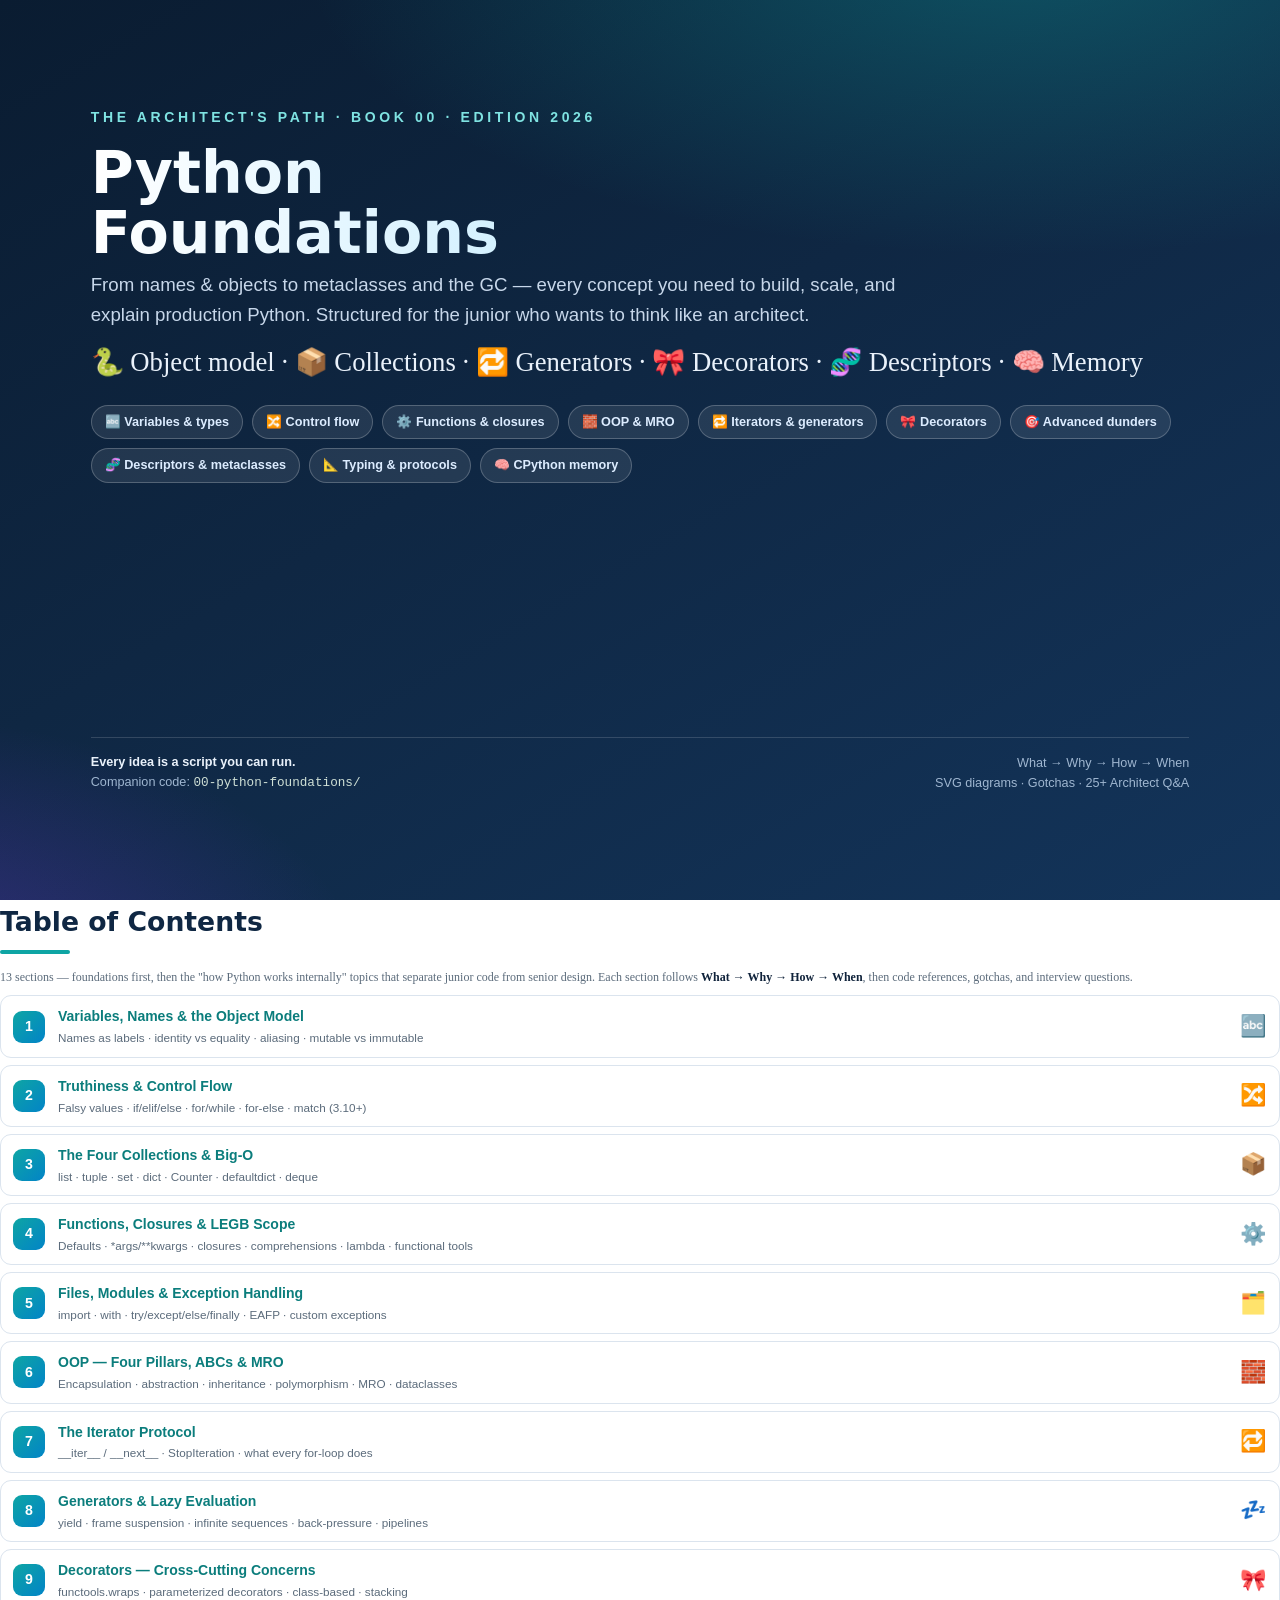
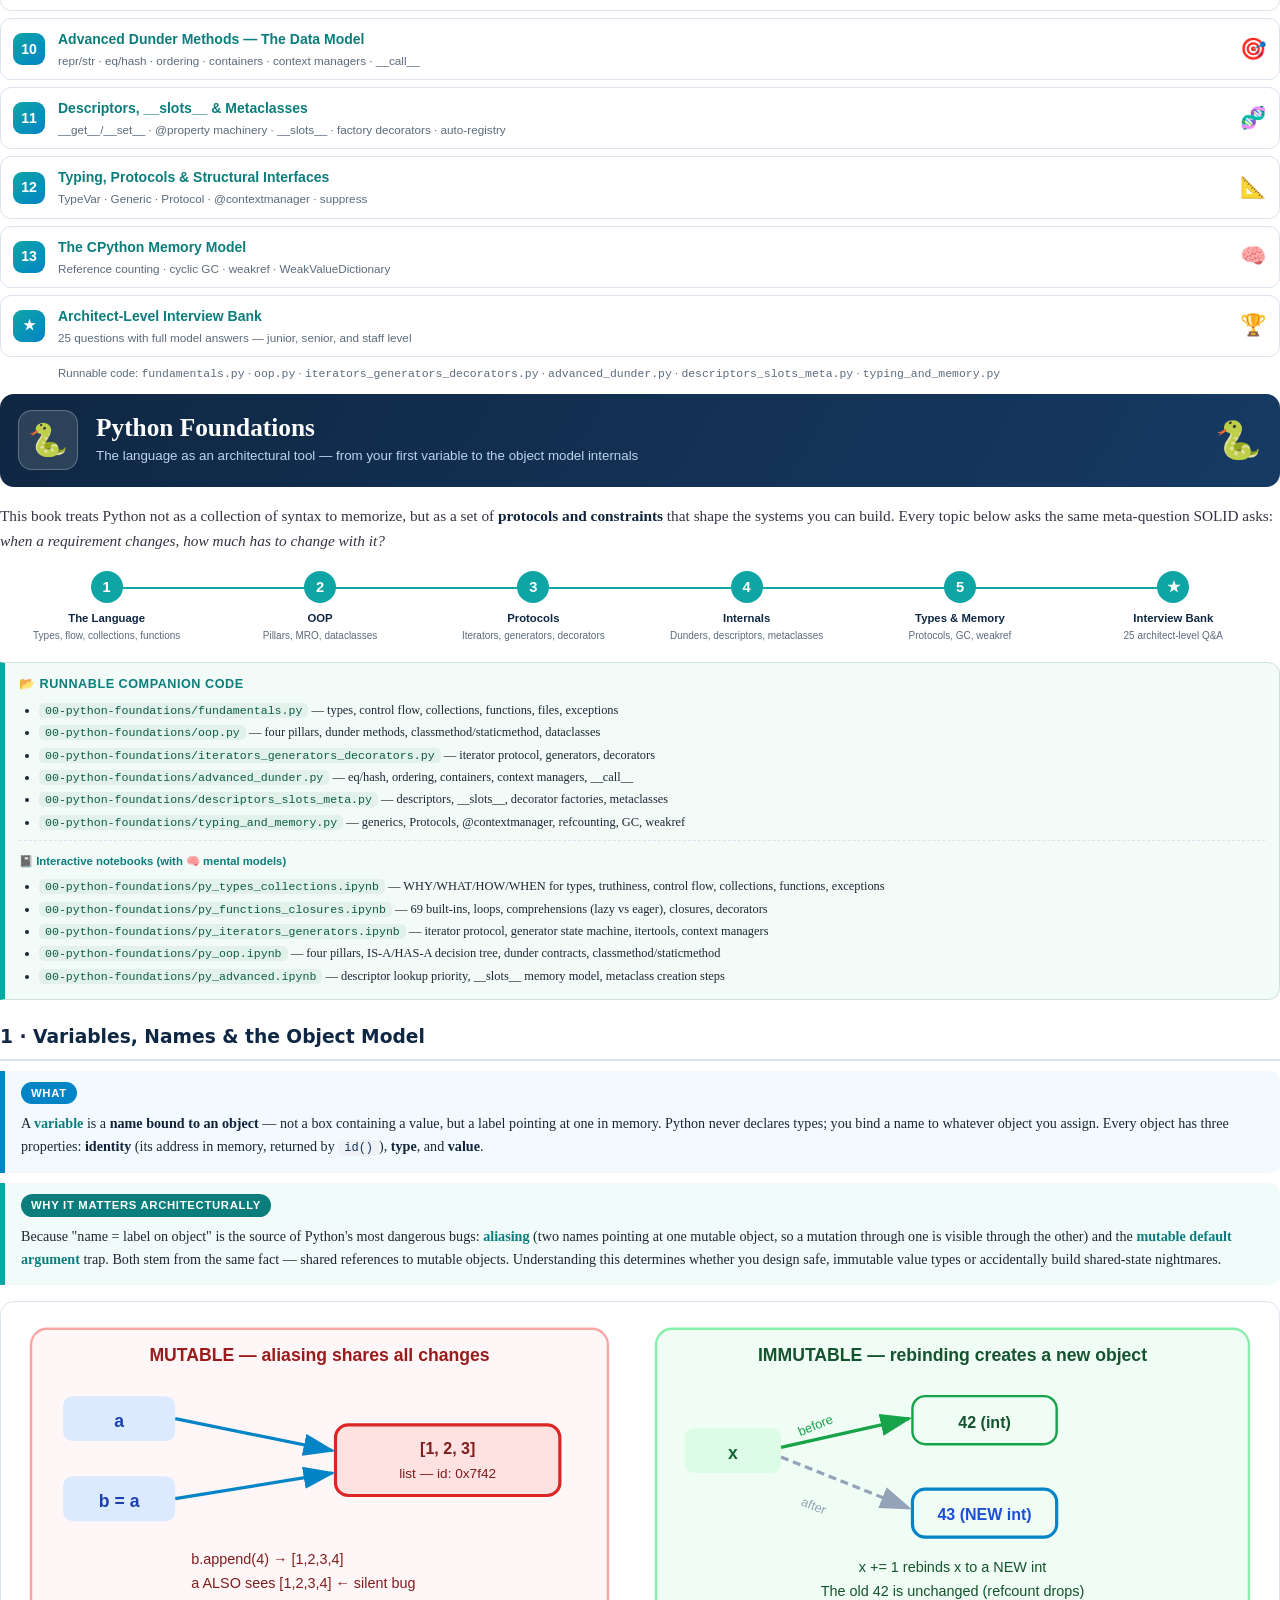
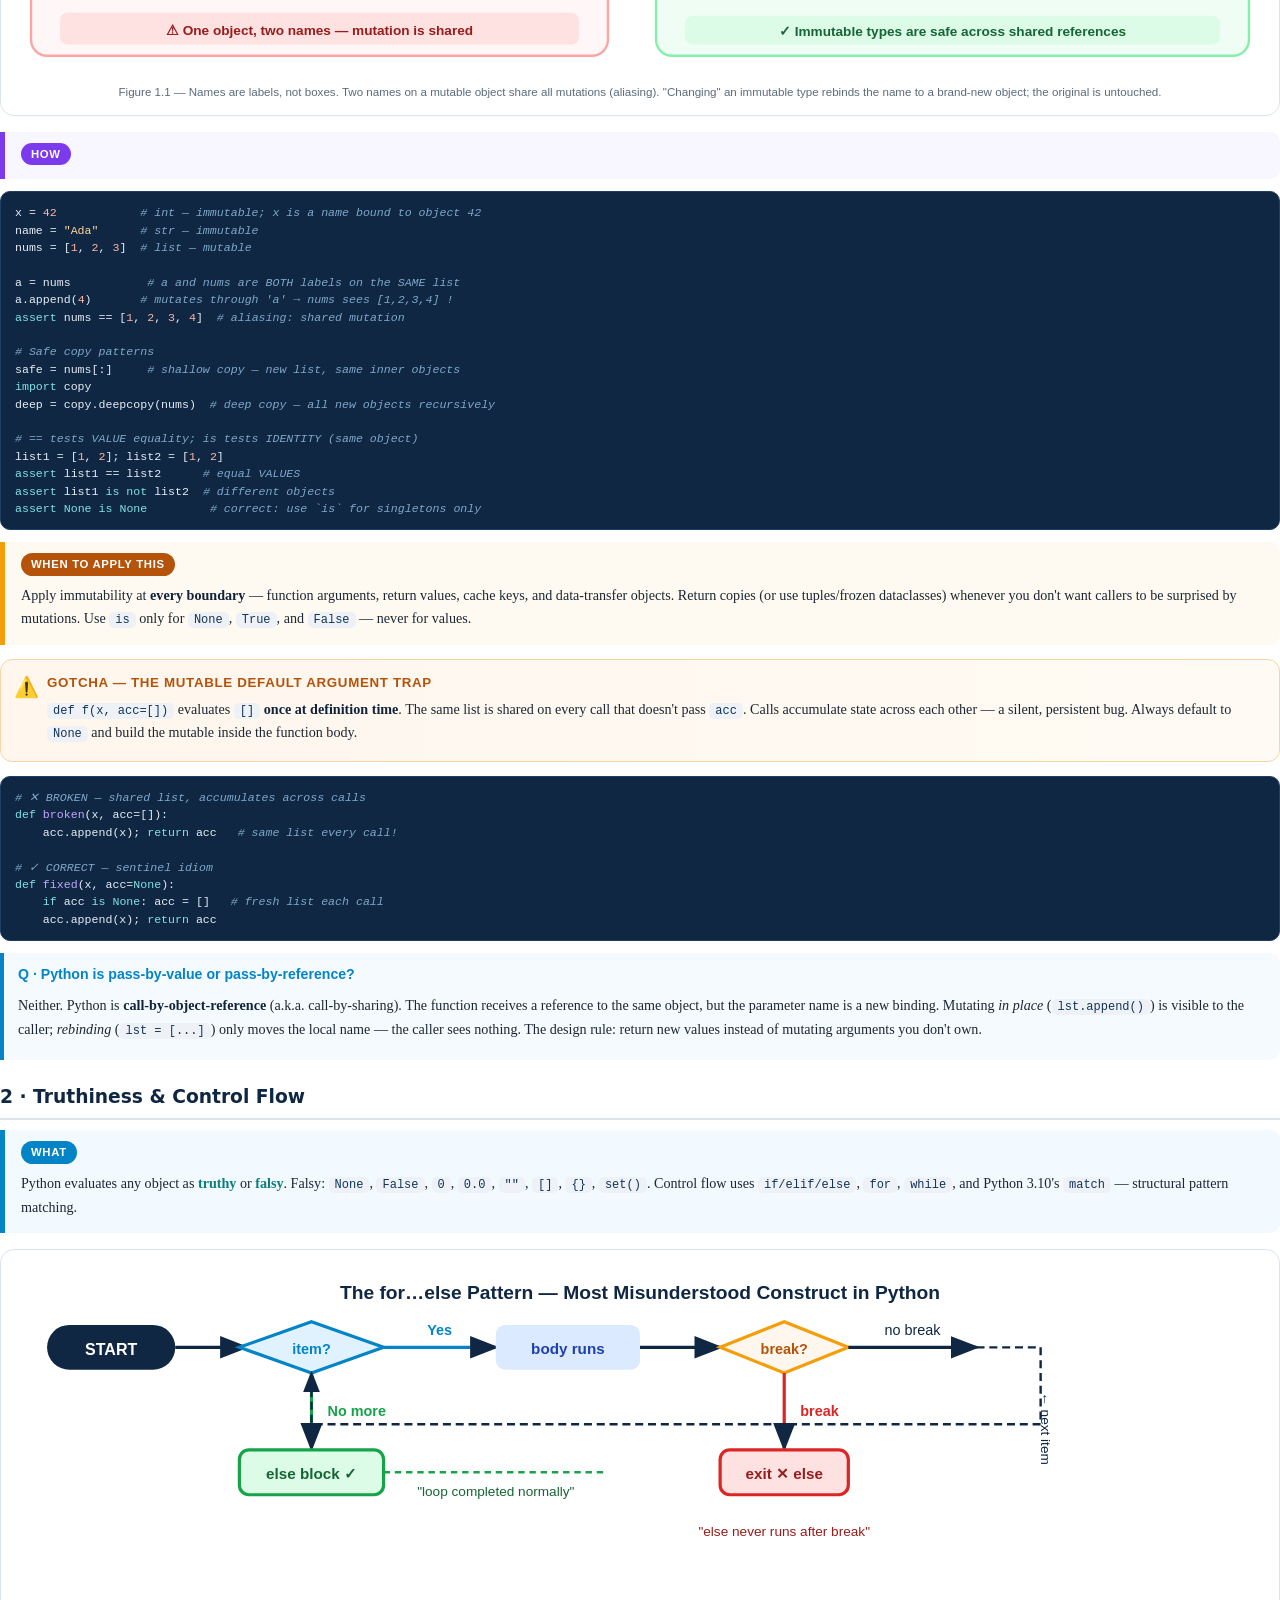
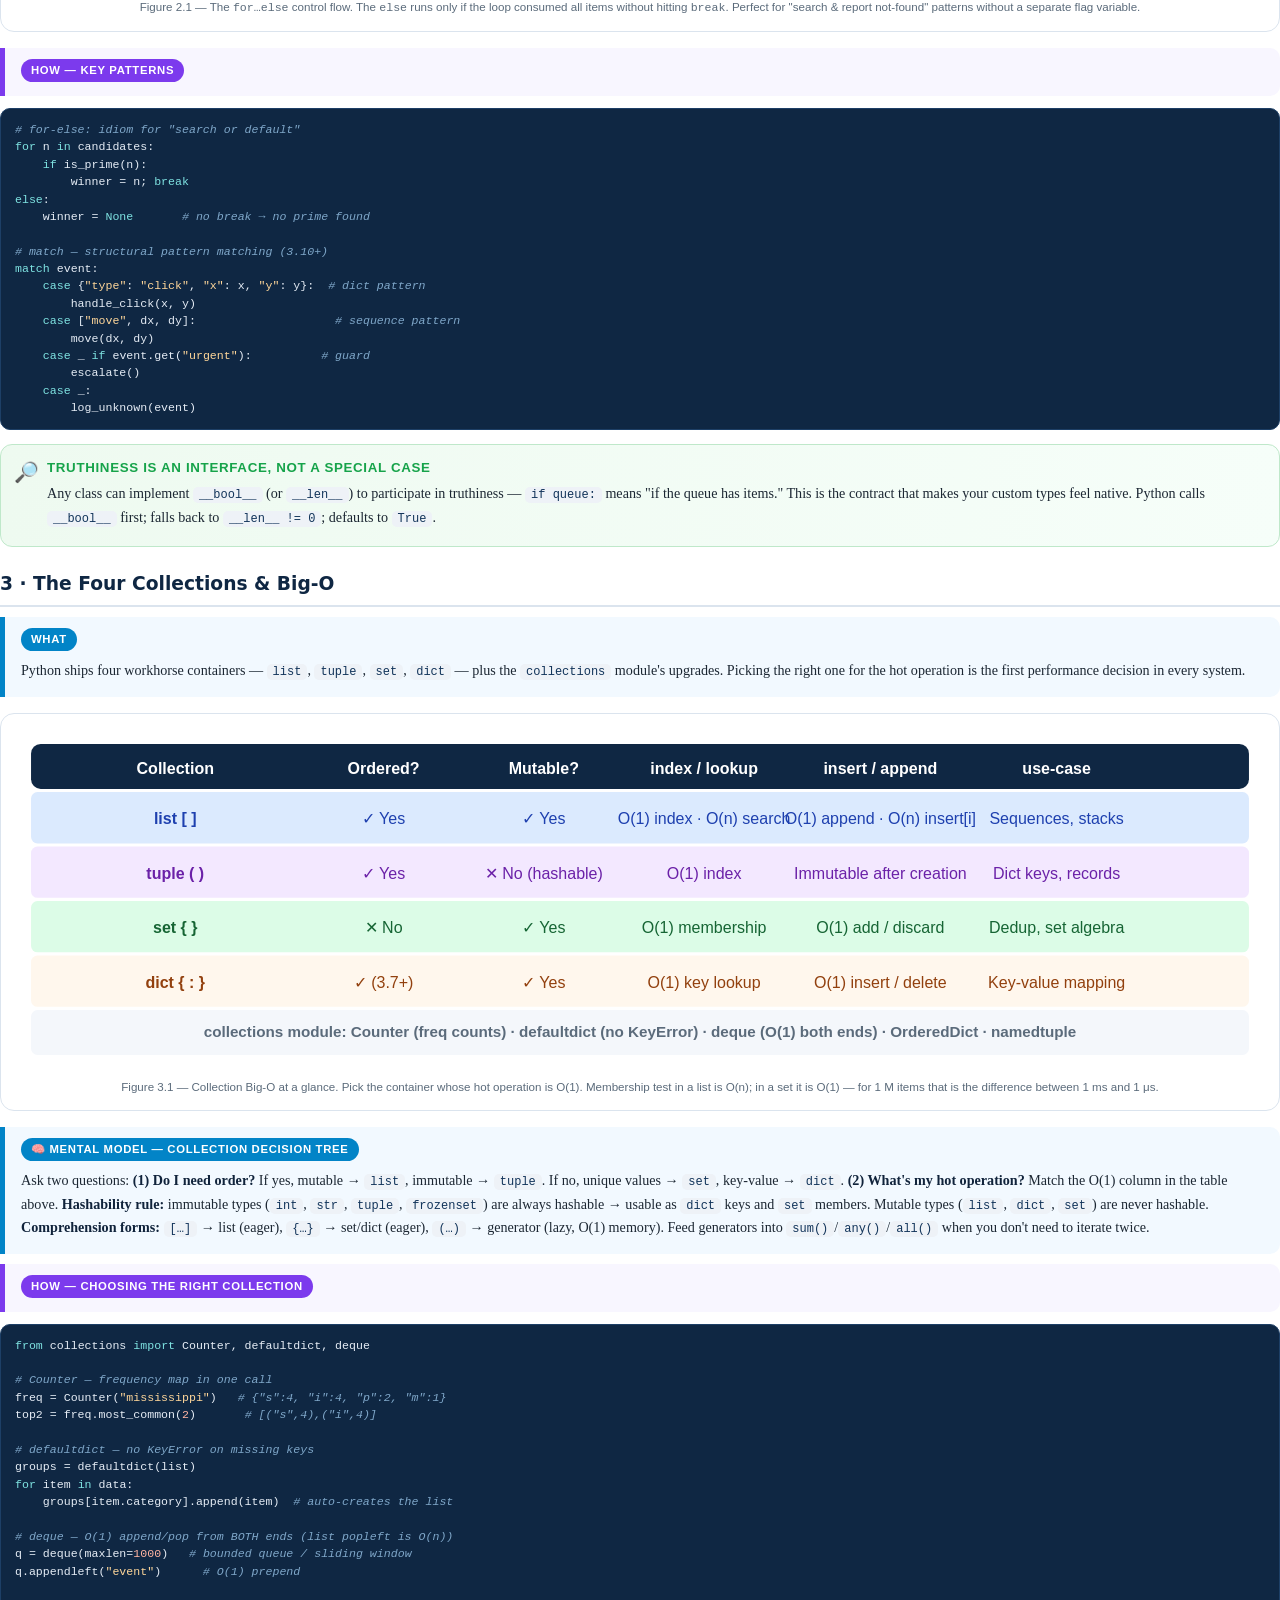
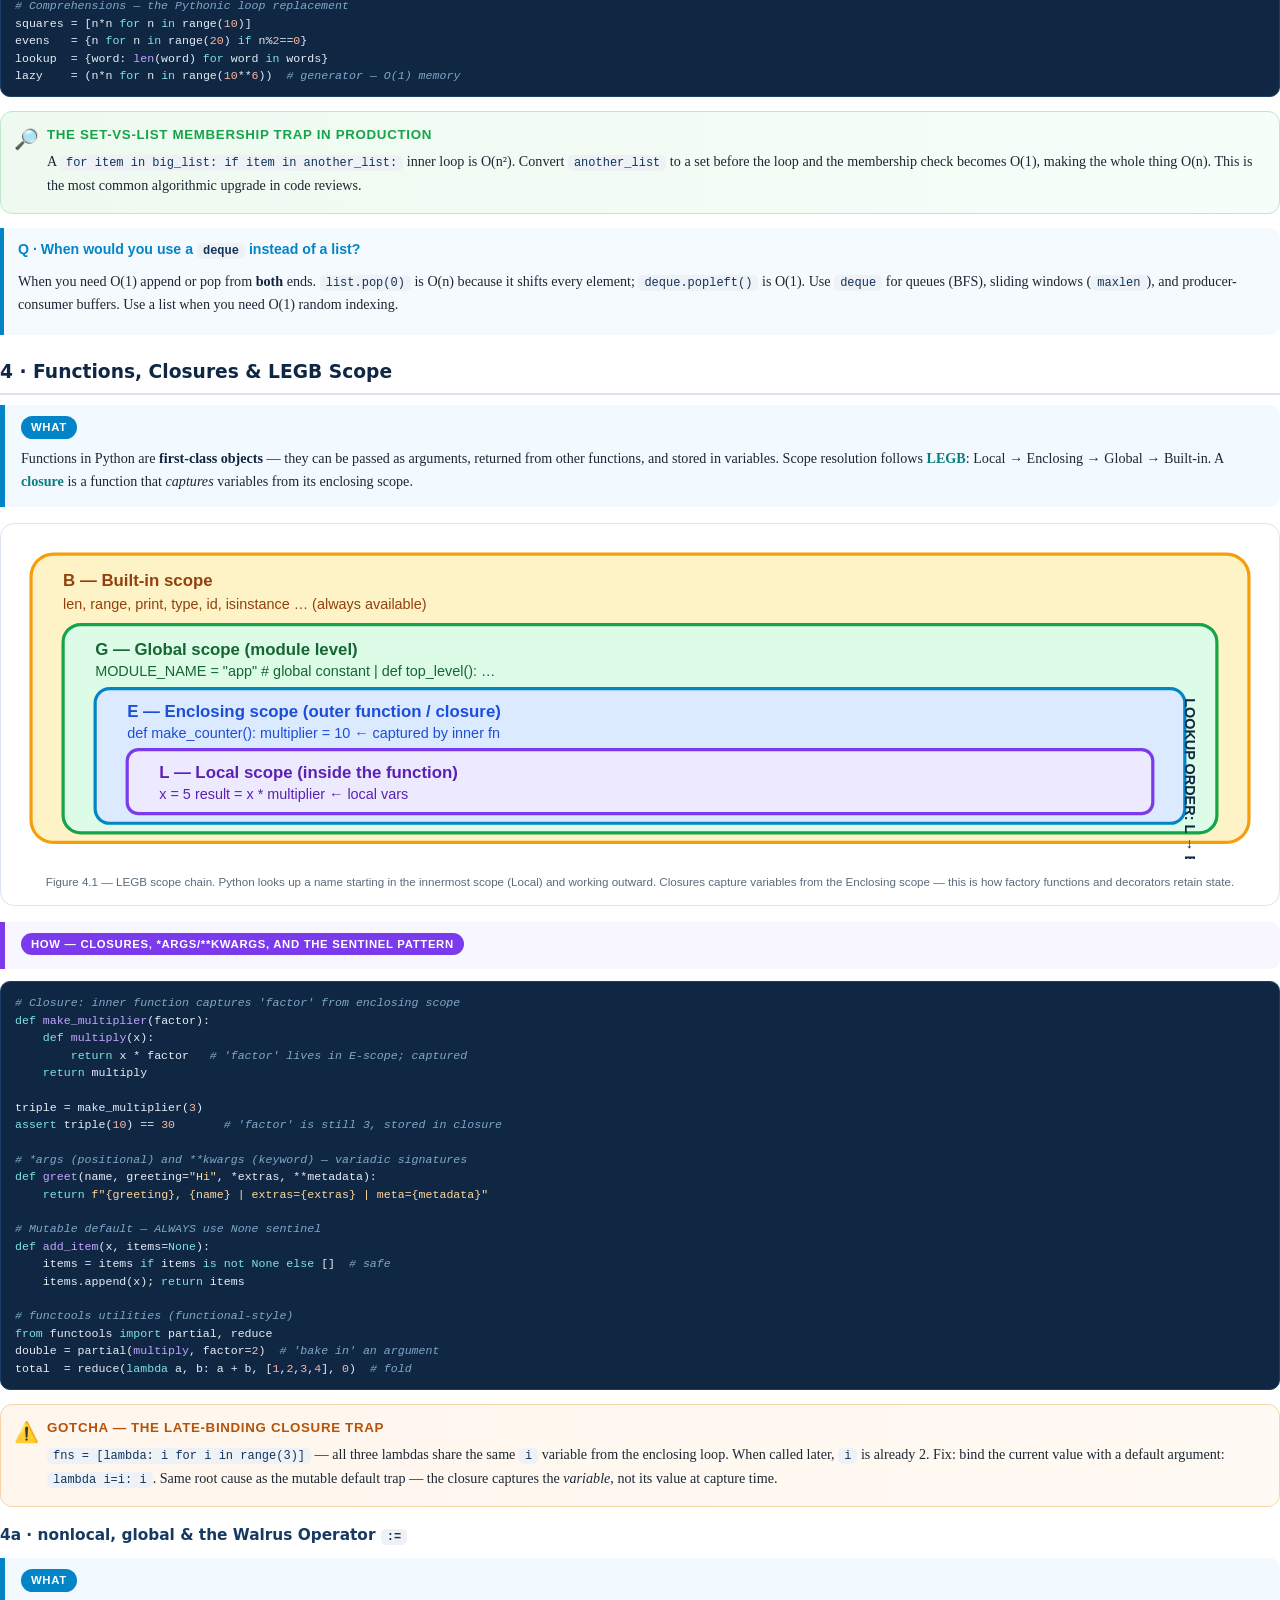
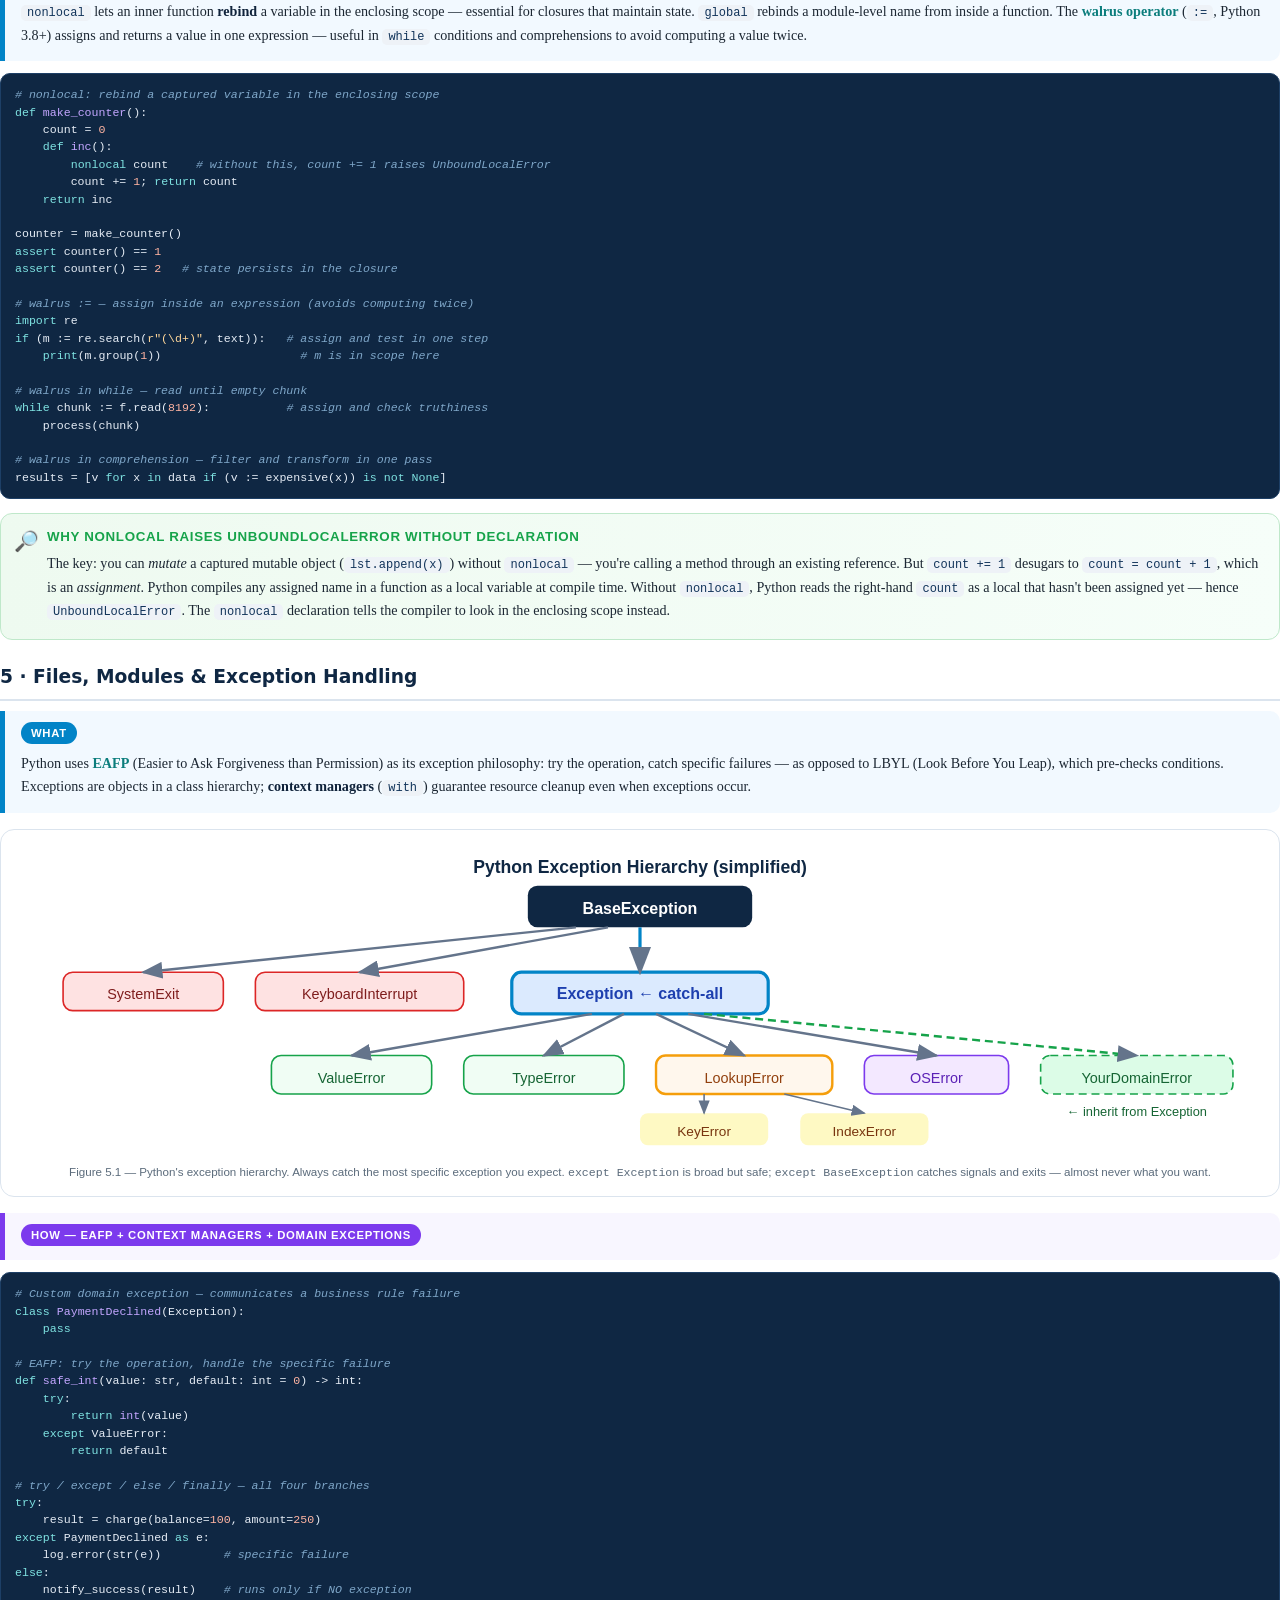
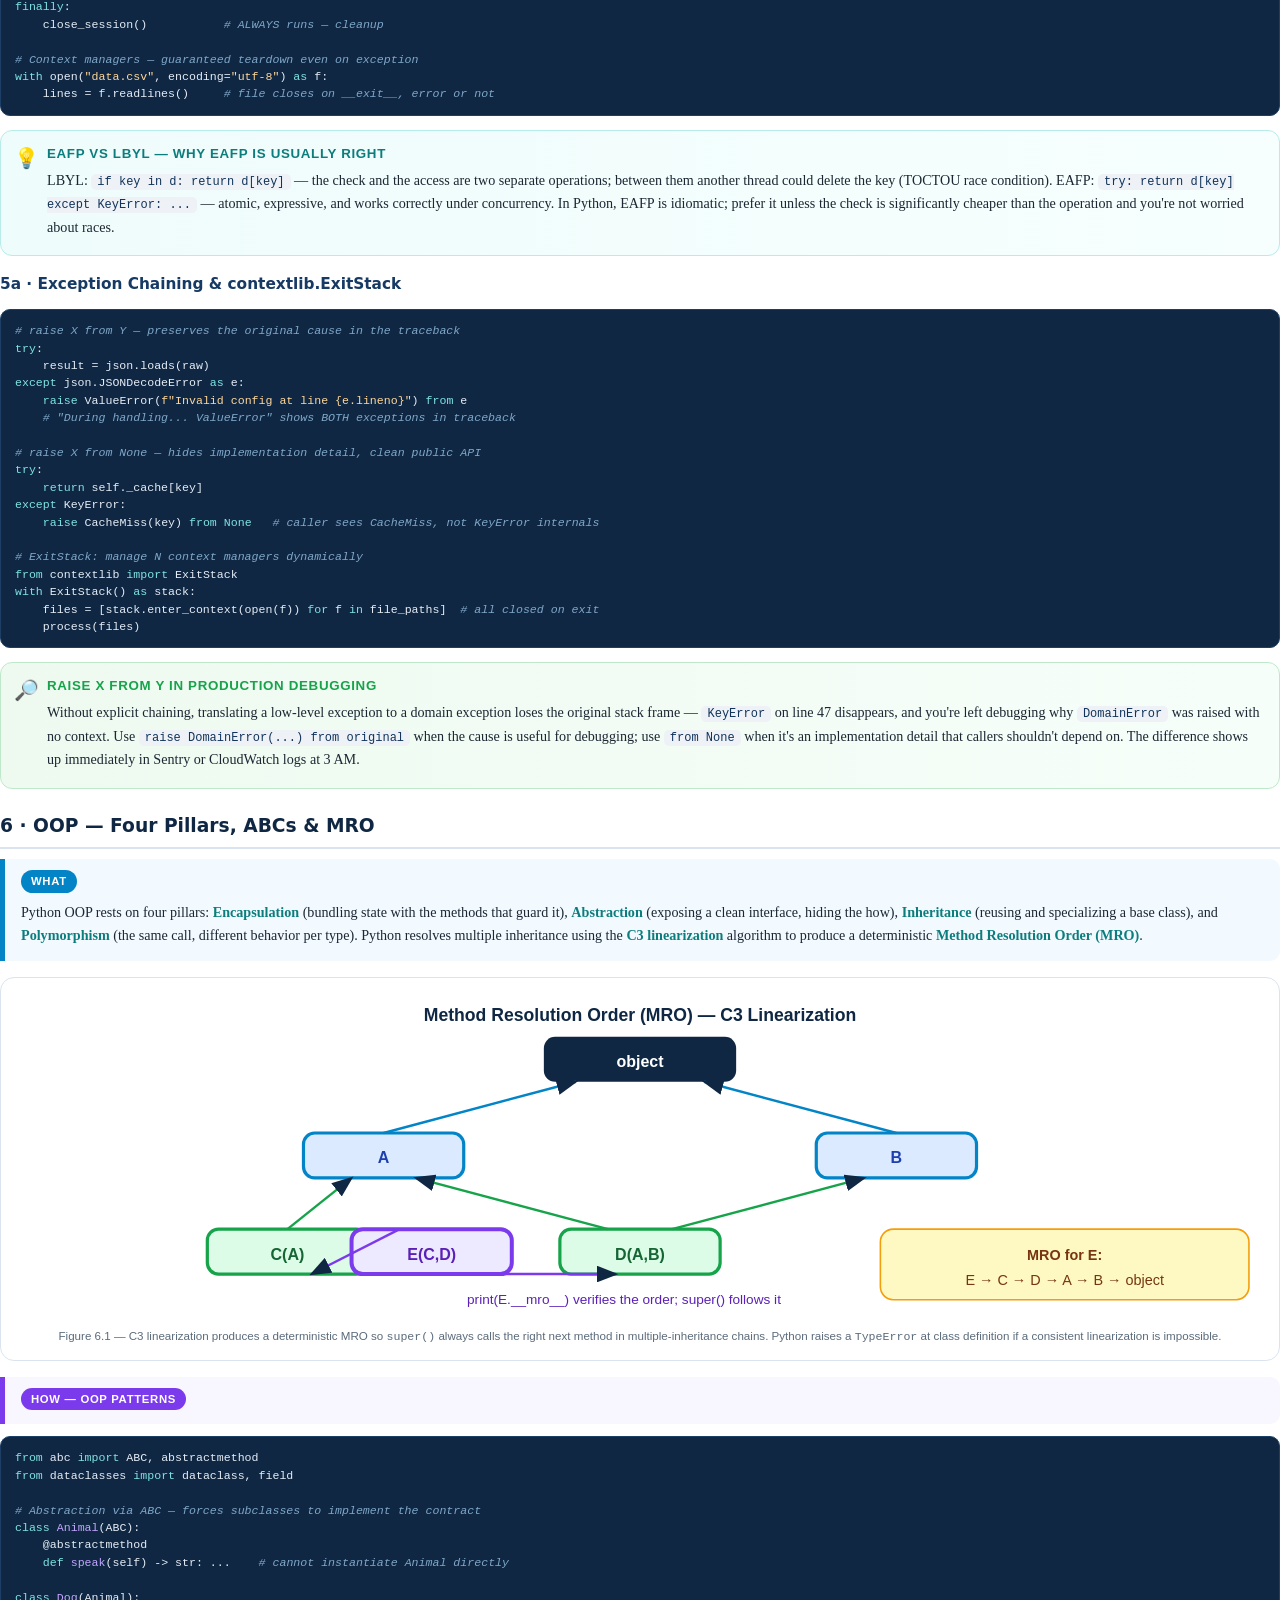
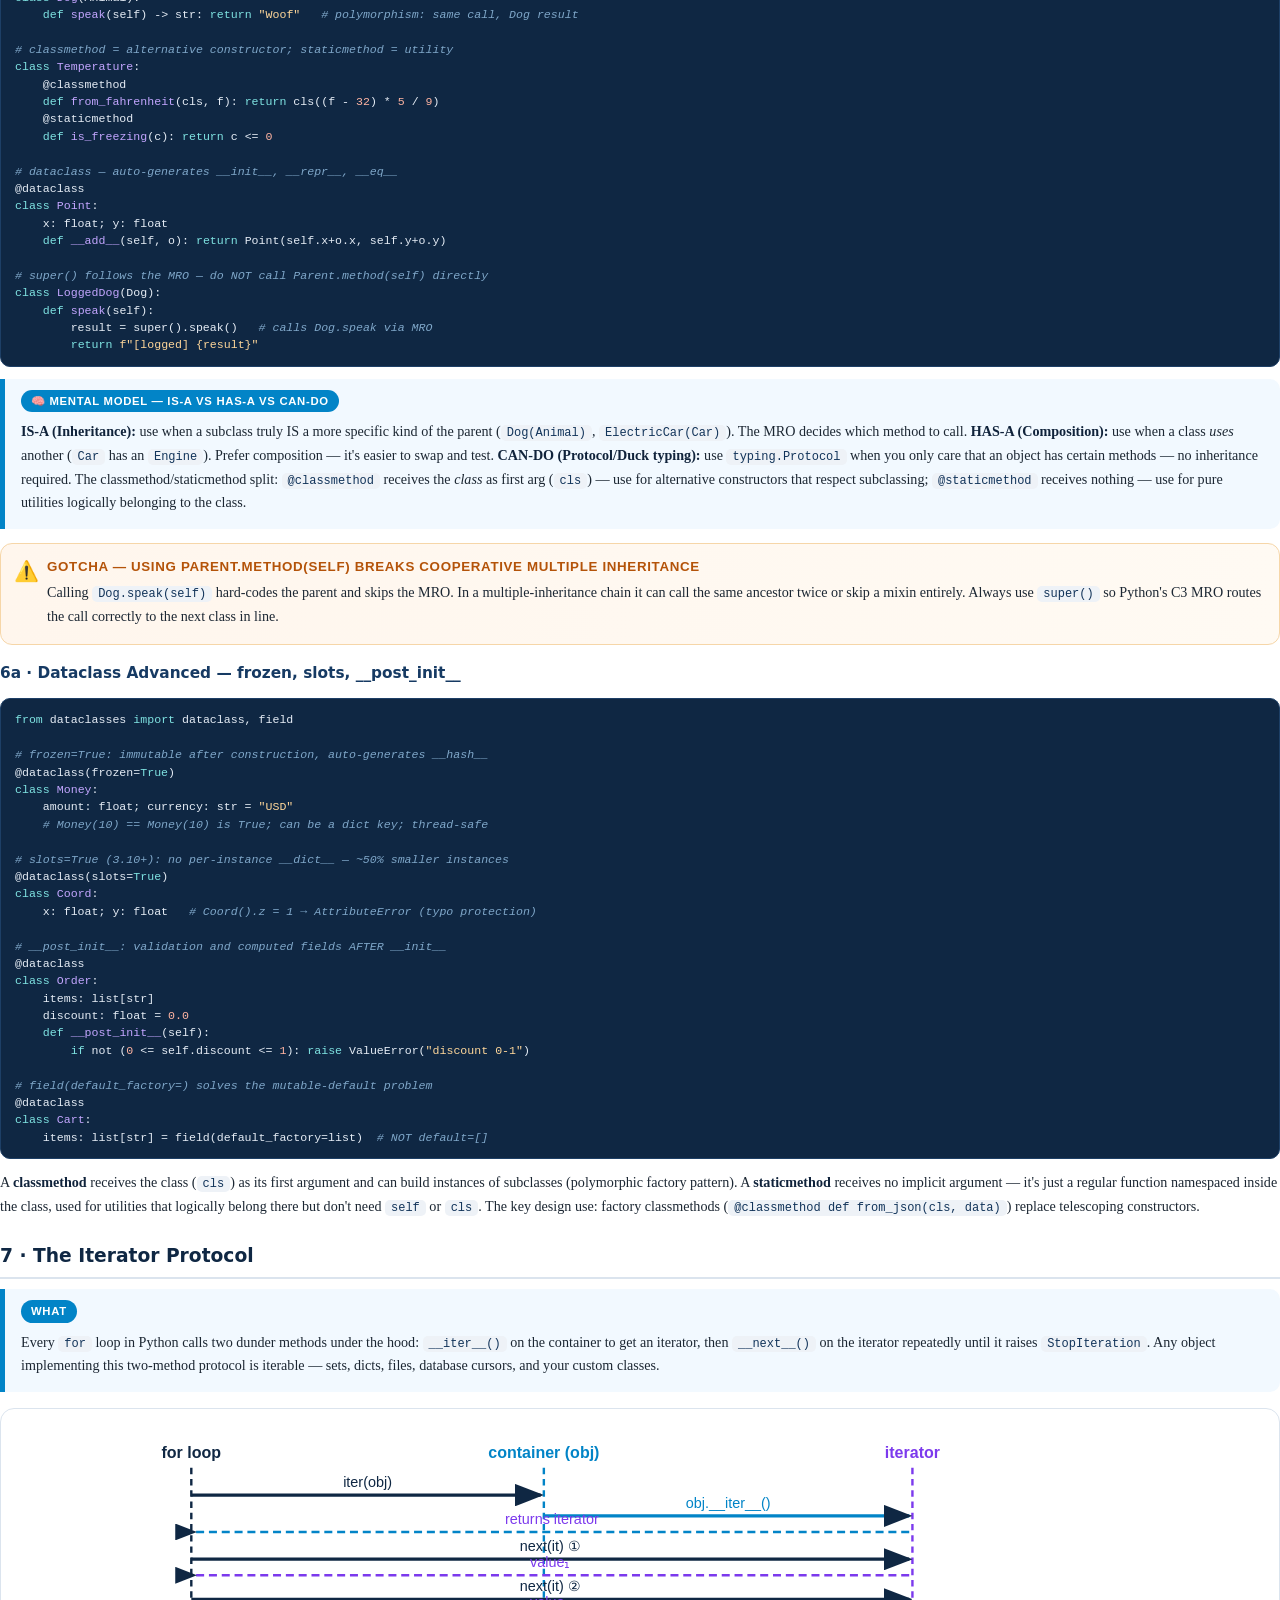
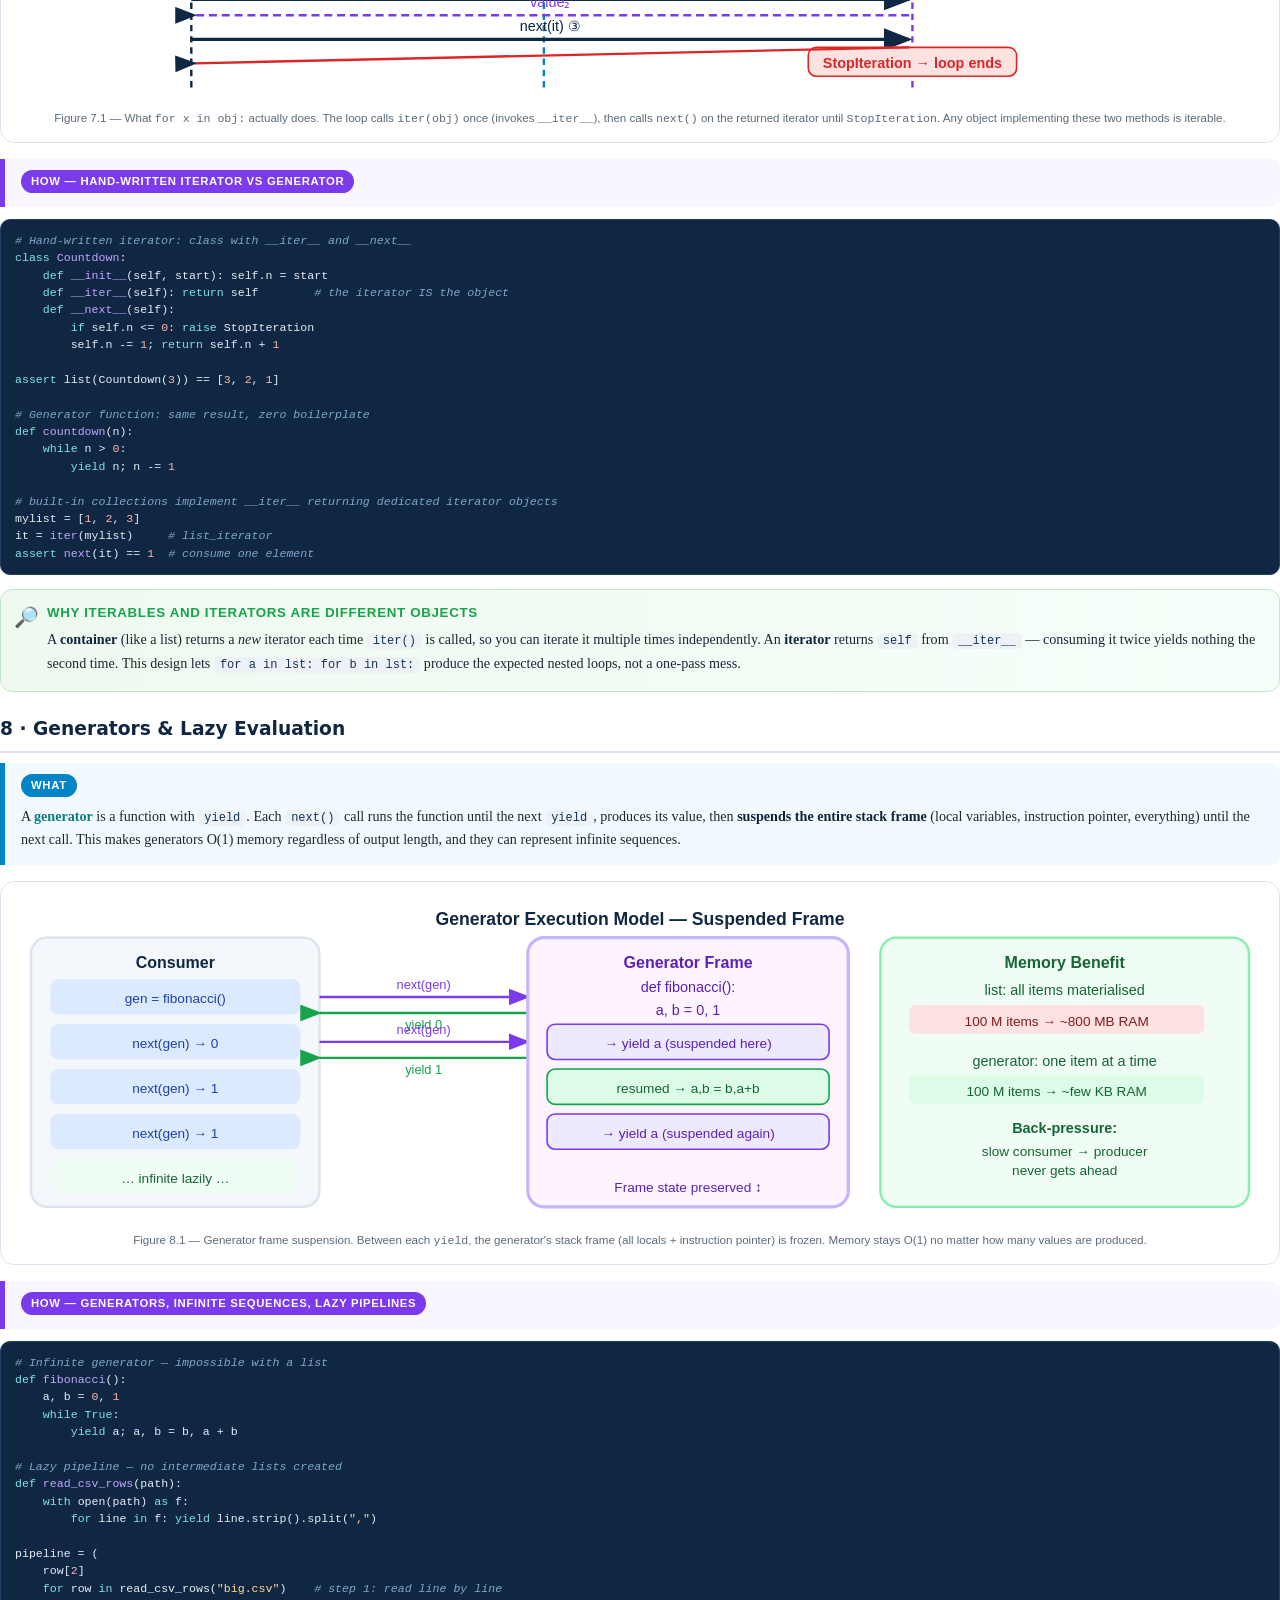
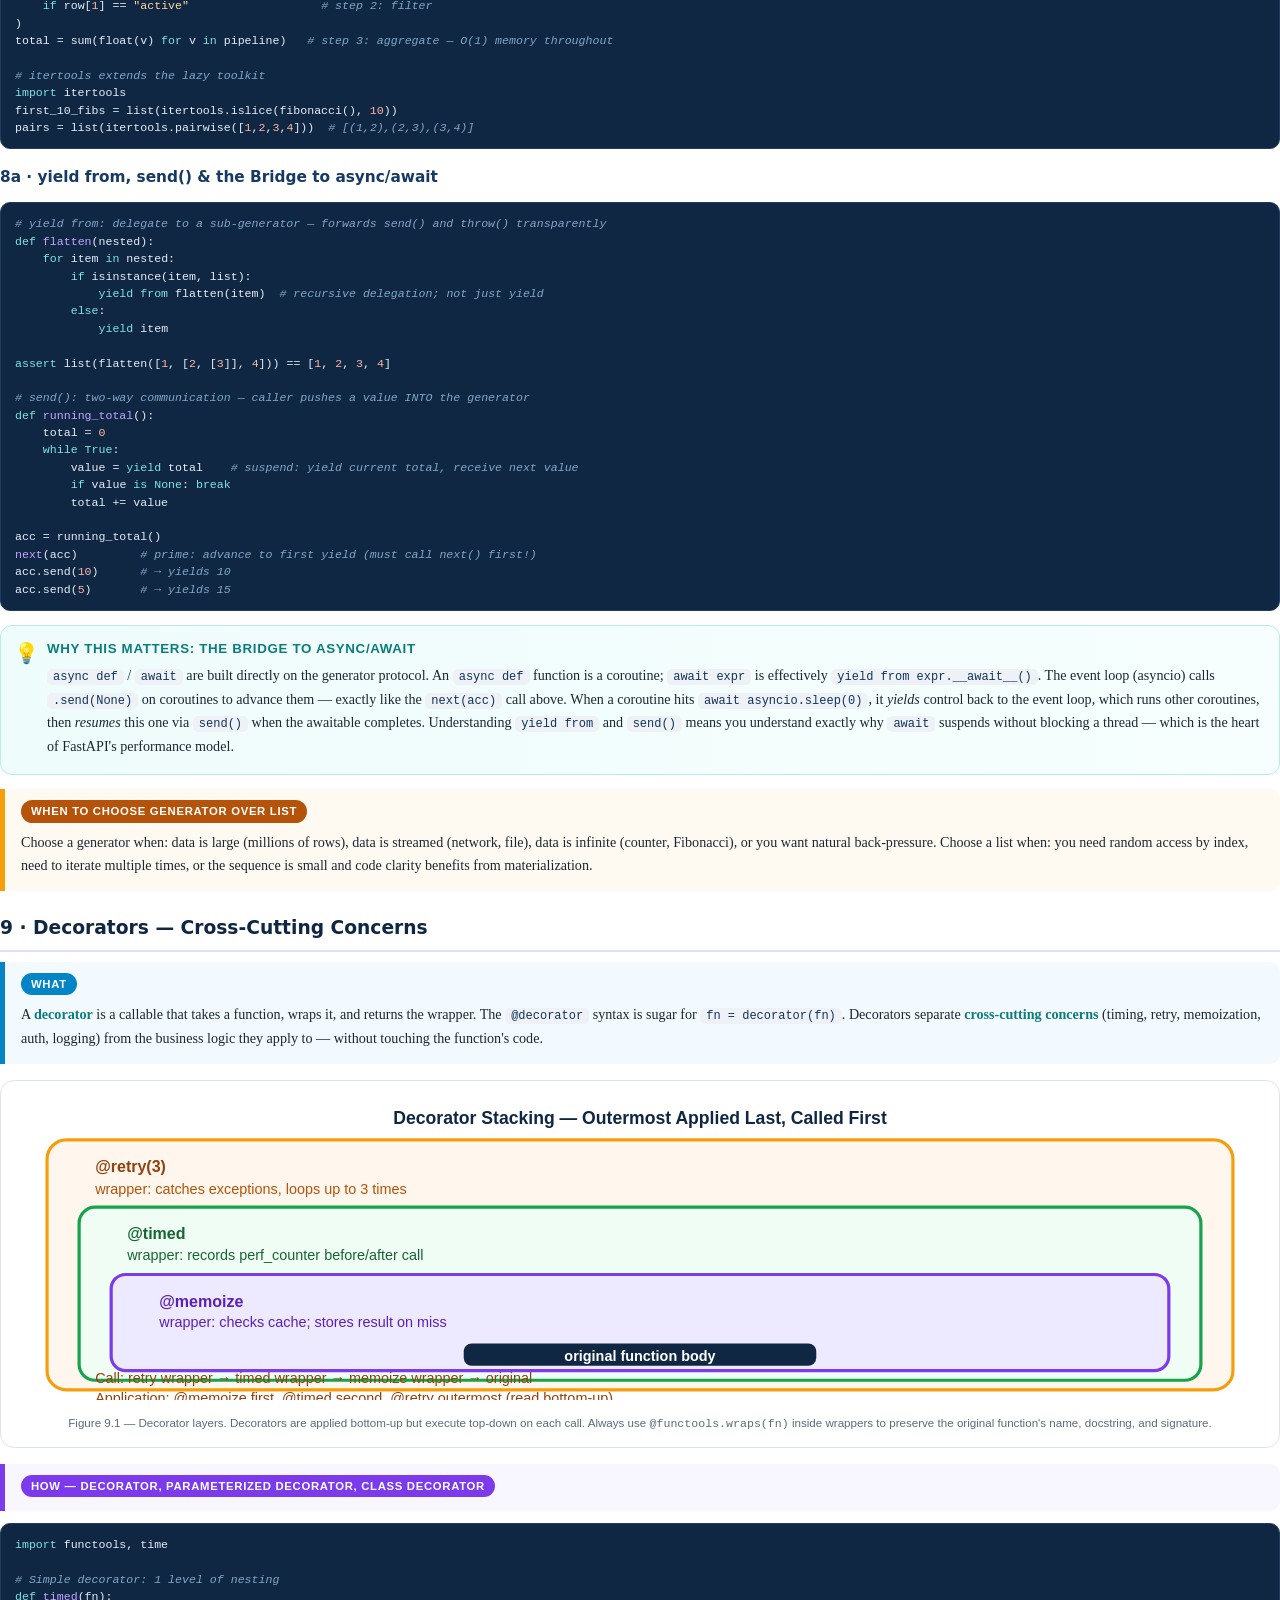
<file: study-guide/book-00-python-foundations.html>
<!DOCTYPE html>
<html lang="en">
<head>
<meta charset="utf-8">
<title>Python Foundations — The Architect's Path, Book 00</title>
<link rel="stylesheet" href="architects-path.css">
<style>
  /* Extra styles for comprehensive book */
  .milestone{display:flex;gap:0;margin:18px 0;break-inside:avoid;}
  .milestone .step{flex:1;text-align:center;position:relative;}
  .milestone .step .dot{width:32px;height:32px;border-radius:50%;background:var(--teal);
    color:#fff;font-family:"Segoe UI",sans-serif;font-weight:800;font-size:11pt;
    display:flex;align-items:center;justify-content:center;margin:0 auto 6px;}
  .milestone .step .line{position:absolute;top:16px;left:50%;right:-50%;height:2px;background:var(--teal);z-index:-1;}
  .milestone .step:last-child .line{display:none;}
  .milestone .step .lbl{font-family:"Segoe UI",sans-serif;font-size:8.5pt;color:var(--navy);font-weight:700;}
  .milestone .step .sub{font-family:"Segoe UI",sans-serif;font-size:7.5pt;color:var(--muted);}
  .two-col{display:grid;grid-template-columns:1fr 1fr;gap:14px;margin:12px 0;}
  .two-col-3{display:grid;grid-template-columns:1fr 1fr 1fr;gap:12px;margin:12px 0;}
  .card{border:1px solid var(--line);border-radius:12px;padding:11px 13px;background:#fff;break-inside:avoid;}
  .card .title{font-family:"Segoe UI",sans-serif;font-weight:800;font-size:10pt;color:var(--navy);margin-bottom:5px;}
  .card .sub{font-size:9pt;color:var(--muted);}
  .iqa{border-left:4px solid var(--violet);background:#f9f7ff;border-radius:0 10px 10px 0;
    padding:11px 14px;margin:12px 0;break-inside:avoid;}
  .iqa .q{font-family:"Segoe UI",sans-serif;font-weight:800;color:var(--violet);font-size:10pt;}
  .iqa .follow{font-family:"Segoe UI",sans-serif;font-size:8.8pt;color:var(--muted);margin-top:6px;}
  .level{display:inline-block;font-family:"Segoe UI",sans-serif;font-size:7.5pt;font-weight:700;
    padding:2px 8px;border-radius:999px;margin-left:6px;vertical-align:middle;}
  .level.j{background:#fde2e2;color:#991b1b;}
  .level.s{background:#dcfce7;color:#166534;}
  .level.a{background:#ede9fe;color:#5b21b6;}
</style>
</head>
<body>
<!-- Global SVG marker defs — accessible from all inline SVGs in this document -->
<svg width="0" height="0" style="position:absolute;overflow:hidden">
  <defs>
    <marker id="g-arr" markerWidth="10" markerHeight="7" refX="9" refY="3.5" orient="auto"><polygon points="0 0,10 3.5,0 7" fill="#64748b"/></marker>
    <marker id="g-blue" markerWidth="10" markerHeight="7" refX="9" refY="3.5" orient="auto"><polygon points="0 0,10 3.5,0 7" fill="#0284c7"/></marker>
    <marker id="g-green" markerWidth="10" markerHeight="7" refX="9" refY="3.5" orient="auto"><polygon points="0 0,10 3.5,0 7" fill="#16a34a"/></marker>
    <marker id="g-red" markerWidth="10" markerHeight="7" refX="9" refY="3.5" orient="auto"><polygon points="0 0,10 3.5,0 7" fill="#dc2626"/></marker>
    <marker id="g-violet" markerWidth="10" markerHeight="7" refX="9" refY="3.5" orient="auto"><polygon points="0 0,10 3.5,0 7" fill="#7c3aed"/></marker>
    <marker id="g-navy" markerWidth="10" markerHeight="7" refX="9" refY="3.5" orient="auto"><polygon points="0 0,10 3.5,0 7" fill="#0f2743"/></marker>
    <marker id="g-rev" markerWidth="10" markerHeight="7" refX="1" refY="3.5" orient="auto"><polygon points="10 0,0 3.5,10 7" fill="#7c3aed"/></marker>
    <marker id="g-rev-green" markerWidth="10" markerHeight="7" refX="1" refY="3.5" orient="auto"><polygon points="10 0,0 3.5,10 7" fill="#16a34a"/></marker>
  </defs>
</svg>

<!-- ======================== COVER ======================== -->
<section class="cover">
  <div>
    <div class="kicker">The Architect's Path · Book 00 · Edition 2026</div>
    <h1>Python<br>Foundations</h1>
    <div class="sub">From names &amp; objects to metaclasses and the GC — every concept you need to build, scale, and explain production Python. Structured for the junior who wants to think like an architect.</div>
    <div class="stackrow">🐍 Object model · 📦 Collections · 🔁 Generators · 🎀 Decorators · 🧬 Descriptors · 🧠 Memory</div>
    <div class="badges">
      <span class="badge">🔤 Variables &amp; types</span>
      <span class="badge">🔀 Control flow</span>
      <span class="badge">⚙️ Functions &amp; closures</span>
      <span class="badge">🧱 OOP &amp; MRO</span>
      <span class="badge">🔁 Iterators &amp; generators</span>
      <span class="badge">🎀 Decorators</span>
      <span class="badge">🎯 Advanced dunders</span>
      <span class="badge">🧬 Descriptors &amp; metaclasses</span>
      <span class="badge">📐 Typing &amp; protocols</span>
      <span class="badge">🧠 CPython memory</span>
    </div>
  </div>
  <div class="foot">
    <div><strong style="color:#eaf2fb">Every idea is a script you can run.</strong><br>Companion code: <code style="color:#cfe0d6">00-python-foundations/</code></div>
    <div style="text-align:right">What → Why → How → When<br>SVG diagrams · Gotchas · 25+ Architect Q&amp;A</div>
  </div>
</section>

<!-- ======================== TOC ======================== -->
<section class="toc">
  <h2>Table of Contents</h2>
  <div class="rule"></div>
  <p class="small">13 sections — foundations first, then the "how Python works internally" topics that separate junior code from senior design. Each section follows <strong>What → Why → How → When</strong>, then code references, gotchas, and interview questions.</p>
  <ol>
    <li><span class="n">1</span><div><div class="tt"><a href="#s1">Variables, Names &amp; the Object Model</a></div><div class="dd">Names as labels · identity vs equality · aliasing · mutable vs immutable</div></div><span class="ic">🔤</span></li>
    <li><span class="n">2</span><div><div class="tt"><a href="#s2">Truthiness &amp; Control Flow</a></div><div class="dd">Falsy values · if/elif/else · for/while · for-else · match (3.10+)</div></div><span class="ic">🔀</span></li>
    <li><span class="n">3</span><div><div class="tt"><a href="#s3">The Four Collections &amp; Big-O</a></div><div class="dd">list · tuple · set · dict · Counter · defaultdict · deque</div></div><span class="ic">📦</span></li>
    <li><span class="n">4</span><div><div class="tt"><a href="#s4">Functions, Closures &amp; LEGB Scope</a></div><div class="dd">Defaults · *args/**kwargs · closures · comprehensions · lambda · functional tools</div></div><span class="ic">⚙️</span></li>
    <li><span class="n">5</span><div><div class="tt"><a href="#s5">Files, Modules &amp; Exception Handling</a></div><div class="dd">import · with · try/except/else/finally · EAFP · custom exceptions</div></div><span class="ic">🗂️</span></li>
    <li><span class="n">6</span><div><div class="tt"><a href="#s6">OOP — Four Pillars, ABCs &amp; MRO</a></div><div class="dd">Encapsulation · abstraction · inheritance · polymorphism · MRO · dataclasses</div></div><span class="ic">🧱</span></li>
    <li><span class="n">7</span><div><div class="tt"><a href="#s7">The Iterator Protocol</a></div><div class="dd">__iter__ / __next__ · StopIteration · what every for-loop does</div></div><span class="ic">🔁</span></li>
    <li><span class="n">8</span><div><div class="tt"><a href="#s8">Generators &amp; Lazy Evaluation</a></div><div class="dd">yield · frame suspension · infinite sequences · back-pressure · pipelines</div></div><span class="ic">💤</span></li>
    <li><span class="n">9</span><div><div class="tt"><a href="#s9">Decorators — Cross-Cutting Concerns</a></div><div class="dd">functools.wraps · parameterized decorators · class-based · stacking</div></div><span class="ic">🎀</span></li>
    <li><span class="n">10</span><div><div class="tt"><a href="#s10">Advanced Dunder Methods — The Data Model</a></div><div class="dd">repr/str · eq/hash · ordering · containers · context managers · __call__</div></div><span class="ic">🎯</span></li>
    <li><span class="n">11</span><div><div class="tt"><a href="#s11">Descriptors, __slots__ &amp; Metaclasses</a></div><div class="dd">__get__/__set__ · @property machinery · __slots__ · factory decorators · auto-registry</div></div><span class="ic">🧬</span></li>
    <li><span class="n">12</span><div><div class="tt"><a href="#s12">Typing, Protocols &amp; Structural Interfaces</a></div><div class="dd">TypeVar · Generic · Protocol · @contextmanager · suppress</div></div><span class="ic">📐</span></li>
    <li><span class="n">13</span><div><div class="tt"><a href="#s13">The CPython Memory Model</a></div><div class="dd">Reference counting · cyclic GC · weakref · WeakValueDictionary</div></div><span class="ic">🧠</span></li>
    <li><span class="n">★</span><div><div class="tt"><a href="#sq">Architect-Level Interview Bank</a></div><div class="dd">25 questions with full model answers — junior, senior, and staff level</div></div><span class="ic">🏆</span></li>
  </ol>
  <div class="subitems">Runnable code: <code>fundamentals.py</code> · <code>oop.py</code> · <code>iterators_generators_decorators.py</code> · <code>advanced_dunder.py</code> · <code>descriptors_slots_meta.py</code> · <code>typing_and_memory.py</code></div>
</section>

<!-- ======================== CHAPTER INTRO ======================== -->
<section class="chapter" id="s0">
  <div class="ch-head">
    <div class="num">🐍</div>
    <div><div class="t">Python Foundations</div>
    <div class="s">The language as an architectural tool — from your first variable to the object model internals</div></div>
    <div class="ico">🐍</div>
  </div>

  <p class="lead">This book treats Python not as a collection of syntax to memorize, but as a set of <strong>protocols and constraints</strong> that shape the systems you can build. Every topic below asks the same meta-question SOLID asks: <em>when a requirement changes, how much has to change with it?</em></p>

  <div class="milestone">
    <div class="step"><div class="dot">1</div><div class="line"></div><div class="lbl">The Language</div><div class="sub">Types, flow, collections, functions</div></div>
    <div class="step"><div class="dot">2</div><div class="line"></div><div class="lbl">OOP</div><div class="sub">Pillars, MRO, dataclasses</div></div>
    <div class="step"><div class="dot">3</div><div class="line"></div><div class="lbl">Protocols</div><div class="sub">Iterators, generators, decorators</div></div>
    <div class="step"><div class="dot">4</div><div class="line"></div><div class="lbl">Internals</div><div class="sub">Dunders, descriptors, metaclasses</div></div>
    <div class="step"><div class="dot">5</div><div class="line"></div><div class="lbl">Types &amp; Memory</div><div class="sub">Protocols, GC, weakref</div></div>
    <div class="step"><div class="dot">★</div><div class="lbl">Interview Bank</div><div class="sub">25 architect-level Q&amp;A</div></div>
  </div>

  <div class="coderef"><div class="h">📂 Runnable companion code</div>
  <ul>
    <li><span class="path">00-python-foundations/fundamentals.py</span> — types, control flow, collections, functions, files, exceptions</li>
    <li><span class="path">00-python-foundations/oop.py</span> — four pillars, dunder methods, classmethod/staticmethod, dataclasses</li>
    <li><span class="path">00-python-foundations/iterators_generators_decorators.py</span> — iterator protocol, generators, decorators</li>
    <li><span class="path">00-python-foundations/advanced_dunder.py</span> — eq/hash, ordering, containers, context managers, __call__</li>
    <li><span class="path">00-python-foundations/descriptors_slots_meta.py</span> — descriptors, __slots__, decorator factories, metaclasses</li>
    <li><span class="path">00-python-foundations/typing_and_memory.py</span> — generics, Protocols, @contextmanager, refcounting, GC, weakref</li>
  </ul>
  <div style="margin-top:8px;border-top:1px dashed var(--line);padding-top:8px">
  <span style="font-family:'Segoe UI',sans-serif;font-size:8.5pt;font-weight:700;color:var(--teal-d)">📓 Interactive notebooks (with 🧠 mental models)</span>
  <ul style="margin-top:4px">
    <li><span class="path">00-python-foundations/py_types_collections.ipynb</span> — WHY/WHAT/HOW/WHEN for types, truthiness, control flow, collections, functions, exceptions</li>
    <li><span class="path">00-python-foundations/py_functions_closures.ipynb</span> — 69 built-ins, loops, comprehensions (lazy vs eager), closures, decorators</li>
    <li><span class="path">00-python-foundations/py_iterators_generators.ipynb</span> — iterator protocol, generator state machine, itertools, context managers</li>
    <li><span class="path">00-python-foundations/py_oop.ipynb</span> — four pillars, IS-A/HAS-A decision tree, dunder contracts, classmethod/staticmethod</li>
    <li><span class="path">00-python-foundations/py_advanced.ipynb</span> — descriptor lookup priority, __slots__ memory model, metaclass creation steps</li>
  </ul></div>
  </div>

<!-- ===================== S1: VARIABLES & OBJECT MODEL ===================== -->
<h2 class="sec" id="s1">1 · Variables, Names &amp; the Object Model</h2>

<div class="def what"><span class="lab">What</span><p>A <em class="term">variable</em> is a <strong>name bound to an object</strong> — not a box containing a value, but a label pointing at one in memory. Python never declares types; you bind a name to whatever object you assign. Every object has three properties: <strong>identity</strong> (its address in memory, returned by <code class="inl">id()</code>), <strong>type</strong>, and <strong>value</strong>.</p></div>

<div class="def why"><span class="lab">Why it matters architecturally</span><p>Because "name = label on object" is the source of Python's most dangerous bugs: <em class="term">aliasing</em> (two names pointing at one mutable object, so a mutation through one is visible through the other) and the <em class="term">mutable default argument</em> trap. Both stem from the same fact — shared references to mutable objects. Understanding this determines whether you design safe, immutable value types or accidentally build shared-state nightmares.</p></div>

<figure class="fig-card">
<svg viewBox="0 0 780 220" role="img" aria-label="Python Object Model: names as labels, aliasing, rebinding">
  <defs>
    <marker id="arr1" markerWidth="10" markerHeight="7" refX="9" refY="3.5" orient="auto">
      <polygon points="0 0,10 3.5,0 7" fill="#0284c7"/>
    </marker>
    <marker id="arr2" markerWidth="10" markerHeight="7" refX="9" refY="3.5" orient="auto">
      <polygon points="0 0,10 3.5,0 7" fill="#16a34a"/>
    </marker>
    <marker id="arr3" markerWidth="10" markerHeight="7" refX="9" refY="3.5" orient="auto">
      <polygon points="0 0,10 3.5,0 7" fill="#94a3b8"/>
    </marker>
  </defs>
  <g font-family="Segoe UI,sans-serif">
    <!-- Left panel: mutable aliasing -->
    <rect x="10" y="8" width="360" height="204" rx="10" fill="#fff7f7" stroke="#fca5a5" stroke-width="1.5"/>
    <text x="190" y="28" text-anchor="middle" font-size="11" font-weight="800" fill="#991b1b">MUTABLE — aliasing shares all changes</text>
    <!-- name boxes -->
    <rect x="30" y="50" width="70" height="28" rx="6" fill="#dbeafe"/><text x="65" y="69" text-anchor="middle" font-size="11" font-weight="700" fill="#1e40af">a</text>
    <rect x="30" y="100" width="70" height="28" rx="6" fill="#dbeafe"/><text x="65" y="119" text-anchor="middle" font-size="11" font-weight="700" fill="#1e40af">b = a</text>
    <!-- object box -->
    <rect x="200" y="68" width="140" height="44" rx="8" fill="#fee2e2" stroke="#dc2626" stroke-width="2"/>
    <text x="270" y="86" text-anchor="middle" font-size="10" font-weight="700" fill="#7f1d1d">[1, 2, 3]</text>
    <text x="270" y="101" text-anchor="middle" font-size="8.5" fill="#7f1d1d">list — id: 0x7f42</text>
    <!-- arrows both pointing at same object -->
    <path d="M100,64 L198,84" stroke="#0284c7" stroke-width="2" marker-end="url(#arr1)"/>
    <path d="M100,114 L198,98" stroke="#0284c7" stroke-width="2" marker-end="url(#arr1)"/>
    <!-- annotation -->
    <text x="110" y="155" font-size="9" fill="#7f1d1d">b.append(4) → [1,2,3,4]</text>
    <text x="110" y="170" font-size="9" fill="#7f1d1d">a  ALSO sees [1,2,3,4] ← silent bug</text>
    <rect x="28" y="185" width="324" height="20" rx="5" fill="#fee2e2"/>
    <text x="190" y="199" text-anchor="middle" font-size="8.5" font-weight="700" fill="#991b1b">⚠ One object, two names — mutation is shared</text>

    <!-- Right panel: immutable rebinding -->
    <rect x="400" y="8" width="370" height="204" rx="10" fill="#f0fdf4" stroke="#86efac" stroke-width="1.5"/>
    <text x="585" y="28" text-anchor="middle" font-size="11" font-weight="800" fill="#14532d">IMMUTABLE — rebinding creates a new object</text>
    <!-- name box -->
    <rect x="418" y="70" width="60" height="28" rx="6" fill="#dcfce7"/><text x="448" y="89" text-anchor="middle" font-size="11" font-weight="700" fill="#166534">x</text>
    <!-- old object -->
    <rect x="560" y="50" width="90" height="30" rx="8" fill="#f0fdf4" stroke="#16a34a" stroke-width="1.5"/>
    <text x="605" y="70" text-anchor="middle" font-size="10" font-weight="700" fill="#14532d">42 (int)</text>
    <!-- new object -->
    <rect x="560" y="108" width="90" height="30" rx="8" fill="#f0fdf4" stroke="#0284c7" stroke-width="2"/>
    <text x="605" y="127" text-anchor="middle" font-size="10" font-weight="700" fill="#1d4ed8">43 (NEW int)</text>
    <!-- x points at old 42 -->
    <path d="M478,82 L558,64" stroke="#16a34a" stroke-width="2" marker-end="url(#arr2)"/>
    <!-- after x += 1, x points at new 43 -->
    <path d="M478,88 L558,120" stroke="#94a3b8" stroke-width="2" stroke-dasharray="5,3" marker-end="url(#arr3)"/>
    <text x="490" y="75" font-size="8" fill="#16a34a" transform="rotate(-22,490,75)">before</text>
    <text x="490" y="118" font-size="8" fill="#94a3b8" transform="rotate(22,490,118)">after</text>
    <text x="585" y="160" text-anchor="middle" font-size="9" fill="#14532d">x += 1 rebinds x to a NEW int</text>
    <text x="585" y="175" text-anchor="middle" font-size="9" fill="#14532d">The old 42 is unchanged (refcount drops)</text>
    <rect x="418" y="187" width="334" height="18" rx="5" fill="#dcfce7"/>
    <text x="585" y="200" text-anchor="middle" font-size="8.5" font-weight="700" fill="#166534">✓ Immutable types are safe across shared references</text>
  </g>
</svg>
<figcaption>Figure 1.1 — Names are labels, not boxes. Two names on a mutable object share all mutations (aliasing). "Changing" an immutable type rebinds the name to a brand-new object; the original is untouched.</figcaption>
</figure>

<div class="def how"><span class="lab">How</span></div>
<pre>x = <span class="n">42</span>            <span class="c"># int — immutable; x is a name bound to object 42</span>
name = <span class="s">"Ada"</span>      <span class="c"># str — immutable</span>
nums = [<span class="n">1</span>, <span class="n">2</span>, <span class="n">3</span>]  <span class="c"># list — mutable</span>

a = nums           <span class="c"># a and nums are BOTH labels on the SAME list</span>
a.append(<span class="n">4</span>)       <span class="c"># mutates through 'a' → nums sees [1,2,3,4] !</span>
<span class="k">assert</span> nums == [<span class="n">1</span>, <span class="n">2</span>, <span class="n">3</span>, <span class="n">4</span>]  <span class="c"># aliasing: shared mutation</span>

<span class="c"># Safe copy patterns</span>
safe = nums[:]     <span class="c"># shallow copy — new list, same inner objects</span>
<span class="k">import</span> copy
deep = copy.deepcopy(nums)  <span class="c"># deep copy — all new objects recursively</span>

<span class="c"># == tests VALUE equality; is tests IDENTITY (same object)</span>
list1 = [<span class="n">1</span>, <span class="n">2</span>]; list2 = [<span class="n">1</span>, <span class="n">2</span>]
<span class="k">assert</span> list1 == list2      <span class="c"># equal VALUES</span>
<span class="k">assert</span> list1 <span class="k">is not</span> list2  <span class="c"># different objects</span>
<span class="k">assert</span> <span class="k">None</span> <span class="k">is</span> <span class="k">None</span>         <span class="c"># correct: use `is` for singletons only</span></pre>

<div class="def when"><span class="lab">When to apply this</span><p>Apply immutability at <strong>every boundary</strong> — function arguments, return values, cache keys, and data-transfer objects. Return copies (or use tuples/frozen dataclasses) whenever you don't want callers to be surprised by mutations. Use <code class="inl">is</code> only for <code class="inl">None</code>, <code class="inl">True</code>, and <code class="inl">False</code> — never for values.</p></div>

<div class="box gotcha"><span class="ic">⚠️</span><div class="h">Gotcha — the mutable default argument trap</div>
<p><code class="inl">def f(x, acc=[])</code> evaluates <code class="inl">[]</code> <strong>once at definition time</strong>. The same list is shared on every call that doesn't pass <code class="inl">acc</code>. Calls accumulate state across each other — a silent, persistent bug. Always default to <code class="inl">None</code> and build the mutable inside the function body.</p></div>
<pre><span class="c"># ✕ BROKEN — shared list, accumulates across calls</span>
<span class="k">def</span> <span class="f">broken</span>(x, acc=[]):
    acc.append(x); <span class="k">return</span> acc   <span class="c"># same list every call!</span>

<span class="c"># ✓ CORRECT — sentinel idiom</span>
<span class="k">def</span> <span class="f">fixed</span>(x, acc=<span class="k">None</span>):
    <span class="k">if</span> acc <span class="k">is None</span>: acc = []   <span class="c"># fresh list each call</span>
    acc.append(x); <span class="k">return</span> acc</pre>

<div class="qa"><div class="q">Q · Python is pass-by-value or pass-by-reference?</div>
<p>Neither. Python is <strong>call-by-object-reference</strong> (a.k.a. call-by-sharing). The function receives a reference to the same object, but the parameter name is a new binding. Mutating <em>in place</em> (<code class="inl">lst.append()</code>) is visible to the caller; <em>rebinding</em> (<code class="inl">lst = [...]</code>) only moves the local name — the caller sees nothing. The design rule: return new values instead of mutating arguments you don't own.</p></div>

<!-- ===================== S2: CONTROL FLOW ===================== -->
<h2 class="sec" id="s2">2 · Truthiness &amp; Control Flow</h2>

<div class="def what"><span class="lab">What</span><p>Python evaluates any object as <em class="term">truthy</em> or <em class="term">falsy</em>. Falsy: <code class="inl">None</code>, <code class="inl">False</code>, <code class="inl">0</code>, <code class="inl">0.0</code>, <code class="inl">""</code>, <code class="inl">[]</code>, <code class="inl">{}</code>, <code class="inl">set()</code>. Control flow uses <code class="inl">if/elif/else</code>, <code class="inl">for</code>, <code class="inl">while</code>, and Python 3.10's <code class="inl">match</code> — structural pattern matching.</p></div>

<figure class="fig-card">
<svg viewBox="0 0 780 200" role="img" aria-label="for-else control flow diagram">
  <defs>
    <marker id="af" markerWidth="9" markerHeight="7" refX="8" refY="3.5" orient="auto">
      <polygon points="0 0,9 3.5,0 7" fill="#0f2743"/>
    </marker>
  </defs>
  <g font-family="Segoe UI,sans-serif">
    <!-- Title -->
    <text x="390" y="22" text-anchor="middle" font-size="12" font-weight="800" fill="#0f2743">The for…else Pattern — Most Misunderstood Construct in Python</text>
    <!-- Start -->
    <rect x="20" y="38" width="80" height="28" rx="14" fill="#0f2743"/><text x="60" y="57" text-anchor="middle" font-size="10" fill="#fff" font-weight="700">START</text>
    <path d="M100,52 L144,52" stroke="#0f2743" stroke-width="2" marker-end="url(#af)"/>
    <!-- Condition diamond -->
    <polygon points="185,36 230,52 185,68 140,52" fill="#e0f2fe" stroke="#0284c7" stroke-width="2"/>
    <text x="185" y="56" text-anchor="middle" font-size="9" font-weight="700" fill="#0284c7">item?</text>
    <!-- No branch → else -->
    <path d="M185,68 L185,115" stroke="#16a34a" stroke-width="2" marker-end="url(#af)"/>
    <text x="195" y="95" font-size="9" fill="#16a34a" font-weight="700">No more</text>
    <rect x="140" y="116" width="90" height="28" rx="6" fill="#dcfce7" stroke="#16a34a" stroke-width="2"/>
    <text x="185" y="134" text-anchor="middle" font-size="9.5" font-weight="700" fill="#166534">else block ✓</text>
    <path d="M230,130 L370,130" stroke="#16a34a" stroke-width="1.5" stroke-dasharray="4,3"/>
    <text x="300" y="145" text-anchor="middle" font-size="8.5" fill="#166534">"loop completed normally"</text>

    <!-- Yes branch → body -->
    <path d="M230,52 L300,52" stroke="#0284c7" stroke-width="2" marker-end="url(#af)"/>
    <text x="265" y="44" text-anchor="middle" font-size="9" fill="#0284c7" font-weight="700">Yes</text>
    <rect x="300" y="38" width="90" height="28" rx="6" fill="#dbeafe"/>
    <text x="345" y="56" text-anchor="middle" font-size="9.5" fill="#1e40af" font-weight="700">body runs</text>

    <!-- break? diamond -->
    <path d="M390,52 L440,52" stroke="#0f2743" stroke-width="2" marker-end="url(#af)"/>
    <polygon points="480,36 520,52 480,68 440,52" fill="#fff7ed" stroke="#f59e0b" stroke-width="2"/>
    <text x="480" y="56" text-anchor="middle" font-size="9" font-weight="700" fill="#b45309">break?</text>

    <!-- Yes break → exit (no else) -->
    <path d="M480,68 L480,115" stroke="#dc2626" stroke-width="2" marker-end="url(#af)"/>
    <text x="490" y="95" font-size="9" fill="#dc2626" font-weight="700">break</text>
    <rect x="440" y="116" width="80" height="28" rx="6" fill="#fee2e2" stroke="#dc2626" stroke-width="2"/>
    <text x="480" y="134" text-anchor="middle" font-size="9.5" font-weight="700" fill="#991b1b">exit ✕ else</text>
    <text x="480" y="170" text-anchor="middle" font-size="8.5" fill="#991b1b">"else never runs after break"</text>

    <!-- No break → loop back -->
    <path d="M520,52 L600,52" stroke="#0f2743" stroke-width="2" marker-end="url(#af)"/>
    <text x="560" y="44" text-anchor="middle" font-size="9" fill="#0f2743">no break</text>
    <path d="M600,52 L640,52 L640,100 L185,100 L185,68" stroke="#0f2743" stroke-width="1.5" stroke-dasharray="5,3" fill="none" marker-end="url(#af)"/>
    <text x="640" y="80" font-size="8.5" fill="#0f2743" transform="rotate(90,640,80)">← next item</text>
  </g>
</svg>
<figcaption>Figure 2.1 — The <code>for…else</code> control flow. The <code>else</code> runs only if the loop consumed all items without hitting <code>break</code>. Perfect for "search &amp; report not-found" patterns without a separate flag variable.</figcaption>
</figure>

<div class="def how"><span class="lab">How — key patterns</span></div>
<pre><span class="c"># for-else: idiom for "search or default"</span>
<span class="k">for</span> n <span class="k">in</span> candidates:
    <span class="k">if</span> is_prime(n):
        winner = n; <span class="k">break</span>
<span class="k">else</span>:
    winner = <span class="k">None</span>       <span class="c"># no break → no prime found</span>

<span class="c"># match — structural pattern matching (3.10+)</span>
<span class="k">match</span> event:
    <span class="k">case</span> {<span class="s">"type"</span>: <span class="s">"click"</span>, <span class="s">"x"</span>: x, <span class="s">"y"</span>: y}:  <span class="c"># dict pattern</span>
        handle_click(x, y)
    <span class="k">case</span> [<span class="s">"move"</span>, dx, dy]:                    <span class="c"># sequence pattern</span>
        move(dx, dy)
    <span class="k">case</span> _ <span class="k">if</span> event.get(<span class="s">"urgent"</span>):          <span class="c"># guard</span>
        escalate()
    <span class="k">case</span> _:
        log_unknown(event)</pre>

<div class="box insight"><span class="ic">🔎</span><div class="h">Truthiness is an interface, not a special case</div>
<p>Any class can implement <code class="inl">__bool__</code> (or <code class="inl">__len__</code>) to participate in truthiness — <code class="inl">if queue:</code> means "if the queue has items." This is the contract that makes your custom types feel native. Python calls <code class="inl">__bool__</code> first; falls back to <code class="inl">__len__ != 0</code>; defaults to <code class="inl">True</code>.</p></div>

<!-- ===================== S3: COLLECTIONS ===================== -->
<h2 class="sec" id="s3">3 · The Four Collections &amp; Big-O</h2>

<div class="def what"><span class="lab">What</span><p>Python ships four workhorse containers — <code class="inl">list</code>, <code class="inl">tuple</code>, <code class="inl">set</code>, <code class="inl">dict</code> — plus the <code class="inl">collections</code> module's upgrades. Picking the right one for the hot operation is the first performance decision in every system.</p></div>

<figure class="fig-card">
<svg viewBox="0 0 780 210" role="img" aria-label="Collection Big-O comparison">
  <g font-family="Segoe UI,sans-serif">
    <!-- Header row -->
    <rect x="10" y="10" width="760" height="28" rx="6" fill="#0f2743"/>
    <text x="100" y="29" text-anchor="middle" font-size="10" font-weight="700" fill="#fff">Collection</text>
    <text x="230" y="29" text-anchor="middle" font-size="10" font-weight="700" fill="#fff">Ordered?</text>
    <text x="330" y="29" text-anchor="middle" font-size="10" font-weight="700" fill="#fff">Mutable?</text>
    <text x="430" y="29" text-anchor="middle" font-size="10" font-weight="700" fill="#fff">index / lookup</text>
    <text x="540" y="29" text-anchor="middle" font-size="10" font-weight="700" fill="#fff">insert / append</text>
    <text x="650" y="29" text-anchor="middle" font-size="10" font-weight="700" fill="#fff">use-case</text>
    <!-- list row -->
    <rect x="10" y="40" width="760" height="32" rx="4" fill="#dbeafe"/>
    <text x="100" y="60" text-anchor="middle" font-size="10" font-weight="700" fill="#1e40af">list [ ]</text>
    <text x="230" y="60" text-anchor="middle" font-size="10" fill="#1e40af">✓ Yes</text>
    <text x="330" y="60" text-anchor="middle" font-size="10" fill="#1e40af">✓ Yes</text>
    <text x="430" y="60" text-anchor="middle" font-size="10" fill="#1e40af">O(1) index · O(n) search</text>
    <text x="540" y="60" text-anchor="middle" font-size="10" fill="#1e40af">O(1) append · O(n) insert[i]</text>
    <text x="650" y="60" text-anchor="middle" font-size="10" fill="#1e40af">Sequences, stacks</text>
    <!-- tuple row -->
    <rect x="10" y="74" width="760" height="32" rx="4" fill="#f3e8ff"/>
    <text x="100" y="94" text-anchor="middle" font-size="10" font-weight="700" fill="#6b21a8">tuple ( )</text>
    <text x="230" y="94" text-anchor="middle" font-size="10" fill="#6b21a8">✓ Yes</text>
    <text x="330" y="94" text-anchor="middle" font-size="10" fill="#6b21a8">✕ No (hashable)</text>
    <text x="430" y="94" text-anchor="middle" font-size="10" fill="#6b21a8">O(1) index</text>
    <text x="540" y="94" text-anchor="middle" font-size="10" fill="#6b21a8">Immutable after creation</text>
    <text x="650" y="94" text-anchor="middle" font-size="10" fill="#6b21a8">Dict keys, records</text>
    <!-- set row -->
    <rect x="10" y="108" width="760" height="32" rx="4" fill="#dcfce7"/>
    <text x="100" y="128" text-anchor="middle" font-size="10" font-weight="700" fill="#166534">set { }</text>
    <text x="230" y="128" text-anchor="middle" font-size="10" fill="#166534">✕ No</text>
    <text x="330" y="128" text-anchor="middle" font-size="10" fill="#166534">✓ Yes</text>
    <text x="430" y="128" text-anchor="middle" font-size="10" fill="#166534">O(1) membership</text>
    <text x="540" y="128" text-anchor="middle" font-size="10" fill="#166534">O(1) add / discard</text>
    <text x="650" y="128" text-anchor="middle" font-size="10" fill="#166534">Dedup, set algebra</text>
    <!-- dict row -->
    <rect x="10" y="142" width="760" height="32" rx="4" fill="#fff7ed"/>
    <text x="100" y="162" text-anchor="middle" font-size="10" font-weight="700" fill="#92400e">dict { : }</text>
    <text x="230" y="162" text-anchor="middle" font-size="10" fill="#92400e">✓ (3.7+)</text>
    <text x="330" y="162" text-anchor="middle" font-size="10" fill="#92400e">✓ Yes</text>
    <text x="430" y="162" text-anchor="middle" font-size="10" fill="#92400e">O(1) key lookup</text>
    <text x="540" y="162" text-anchor="middle" font-size="10" fill="#92400e">O(1) insert / delete</text>
    <text x="650" y="162" text-anchor="middle" font-size="10" fill="#92400e">Key-value mapping</text>
    <!-- collections upgrades -->
    <rect x="10" y="176" width="760" height="28" rx="4" fill="#f4f7fb"/>
    <text x="390" y="193" text-anchor="middle" font-size="9.5" font-weight="700" fill="#5b6b7b">collections module: Counter (freq counts) · defaultdict (no KeyError) · deque (O(1) both ends) · OrderedDict · namedtuple</text>
  </g>
</svg>
<figcaption>Figure 3.1 — Collection Big-O at a glance. Pick the container whose hot operation is O(1). Membership test in a list is O(n); in a set it is O(1) — for 1 M items that is the difference between 1 ms and 1 μs.</figcaption>
</figure>

<div class="def what"><span class="lab">🧠 Mental model — collection decision tree</span>
<p>Ask two questions: <strong>(1) Do I need order?</strong> If yes, mutable → <code class="inl">list</code>, immutable → <code class="inl">tuple</code>. If no, unique values → <code class="inl">set</code>, key-value → <code class="inl">dict</code>. <strong>(2) What's my hot operation?</strong> Match the O(1) column in the table above. <strong>Hashability rule:</strong> immutable types (<code class="inl">int</code>, <code class="inl">str</code>, <code class="inl">tuple</code>, <code class="inl">frozenset</code>) are always hashable → usable as <code class="inl">dict</code> keys and <code class="inl">set</code> members. Mutable types (<code class="inl">list</code>, <code class="inl">dict</code>, <code class="inl">set</code>) are never hashable. <strong>Comprehension forms:</strong> <code class="inl">[…]</code> → list (eager), <code class="inl">{…}</code> → set/dict (eager), <code class="inl">(…)</code> → generator (lazy, O(1) memory). Feed generators into <code class="inl">sum()</code>/<code class="inl">any()</code>/<code class="inl">all()</code> when you don't need to iterate twice.</p>
</div>

<div class="def how"><span class="lab">How — choosing the right collection</span></div>
<pre><span class="k">from</span> collections <span class="k">import</span> Counter, defaultdict, deque

<span class="c"># Counter — frequency map in one call</span>
freq = Counter(<span class="s">"mississippi"</span>)   <span class="c"># {"s":4, "i":4, "p":2, "m":1}</span>
top2 = freq.most_common(<span class="n">2</span>)       <span class="c"># [("s",4),("i",4)]</span>

<span class="c"># defaultdict — no KeyError on missing keys</span>
groups = defaultdict(list)
<span class="k">for</span> item <span class="k">in</span> data:
    groups[item.category].append(item)  <span class="c"># auto-creates the list</span>

<span class="c"># deque — O(1) append/pop from BOTH ends (list popleft is O(n))</span>
q = deque(maxlen=<span class="n">1000</span>)   <span class="c"># bounded queue / sliding window</span>
q.appendleft(<span class="s">"event"</span>)      <span class="c"># O(1) prepend</span>

<span class="c"># Comprehensions — the Pythonic loop replacement</span>
squares = [n*n <span class="k">for</span> n <span class="k">in</span> range(<span class="n">10</span>)]
evens   = {n <span class="k">for</span> n <span class="k">in</span> range(<span class="n">20</span>) <span class="k">if</span> n%<span class="n">2</span>==<span class="n">0</span>}
lookup  = {word: <span class="f">len</span>(word) <span class="k">for</span> word <span class="k">in</span> words}
lazy    = (n*n <span class="k">for</span> n <span class="k">in</span> range(<span class="n">10</span>**<span class="n">6</span>))  <span class="c"># generator — O(1) memory</span></pre>

<div class="box insight"><span class="ic">🔎</span><div class="h">The set-vs-list membership trap in production</div>
<p>A <code class="inl">for item in big_list: if item in another_list:</code> inner loop is O(n²). Convert <code class="inl">another_list</code> to a set before the loop and the membership check becomes O(1), making the whole thing O(n). This is the most common algorithmic upgrade in code reviews.</p></div>

<div class="qa"><div class="q">Q · When would you use a <code class="inl">deque</code> instead of a list?</div>
<p>When you need O(1) append or pop from <strong>both</strong> ends. <code class="inl">list.pop(0)</code> is O(n) because it shifts every element; <code class="inl">deque.popleft()</code> is O(1). Use <code class="inl">deque</code> for queues (BFS), sliding windows (<code class="inl">maxlen</code>), and producer-consumer buffers. Use a list when you need O(1) random indexing.</p></div>

<!-- ===================== S4: FUNCTIONS ===================== -->
<h2 class="sec" id="s4">4 · Functions, Closures &amp; LEGB Scope</h2>

<div class="def what"><span class="lab">What</span><p>Functions in Python are <strong>first-class objects</strong> — they can be passed as arguments, returned from other functions, and stored in variables. Scope resolution follows <em class="term">LEGB</em>: Local → Enclosing → Global → Built-in. A <em class="term">closure</em> is a function that <em>captures</em> variables from its enclosing scope.</p></div>

<figure class="fig-card">
<svg viewBox="0 0 780 200" role="img" aria-label="LEGB scope chain">
  <g font-family="Segoe UI,sans-serif">
    <!-- Built-in (outermost) -->
    <rect x="10" y="10" width="760" height="180" rx="14" fill="#fef3c7" stroke="#f59e0b" stroke-width="2"/>
    <text x="30" y="30" font-size="10.5" font-weight="800" fill="#92400e">B — Built-in scope</text>
    <text x="30" y="44" font-size="9" fill="#92400e">len, range, print, type, id, isinstance … (always available)</text>
    <!-- Global -->
    <rect x="30" y="54" width="720" height="130" rx="11" fill="#dcfce7" stroke="#16a34a" stroke-width="2"/>
    <text x="50" y="73" font-size="10.5" font-weight="800" fill="#166534">G — Global scope (module level)</text>
    <text x="50" y="86" font-size="9" fill="#166534">MODULE_NAME = "app"  # global constant  |  def top_level(): …</text>
    <!-- Enclosing -->
    <rect x="50" y="94" width="680" height="84" rx="9" fill="#dbeafe" stroke="#0284c7" stroke-width="2"/>
    <text x="70" y="112" font-size="10.5" font-weight="800" fill="#1d4ed8">E — Enclosing scope (outer function / closure)</text>
    <text x="70" y="125" font-size="9" fill="#1d4ed8">def make_counter():   multiplier = 10   ← captured by inner fn</text>
    <!-- Local -->
    <rect x="70" y="132" width="640" height="40" rx="7" fill="#ede9fe" stroke="#7c3aed" stroke-width="2"/>
    <text x="90" y="150" font-size="10.5" font-weight="800" fill="#5b21b6">L — Local scope (inside the function)</text>
    <text x="90" y="163" font-size="9" fill="#5b21b6">x = 5   result = x * multiplier   ← local vars</text>
    <!-- lookup arrow -->
    <text x="730" y="100" font-size="9" font-weight="700" fill="#0f2743" transform="rotate(90,730,100)">LOOKUP ORDER: L → E → G → B</text>
  </g>
</svg>
<figcaption>Figure 4.1 — LEGB scope chain. Python looks up a name starting in the innermost scope (Local) and working outward. Closures capture variables from the Enclosing scope — this is how factory functions and decorators retain state.</figcaption>
</figure>

<div class="def how"><span class="lab">How — closures, *args/**kwargs, and the sentinel pattern</span></div>
<pre><span class="c"># Closure: inner function captures 'factor' from enclosing scope</span>
<span class="k">def</span> <span class="f">make_multiplier</span>(factor):
    <span class="k">def</span> <span class="f">multiply</span>(x):
        <span class="k">return</span> x * factor   <span class="c"># 'factor' lives in E-scope; captured</span>
    <span class="k">return</span> multiply

triple = make_multiplier(<span class="n">3</span>)
<span class="k">assert</span> triple(<span class="n">10</span>) == <span class="n">30</span>       <span class="c"># 'factor' is still 3, stored in closure</span>

<span class="c"># *args (positional) and **kwargs (keyword) — variadic signatures</span>
<span class="k">def</span> <span class="f">greet</span>(name, greeting=<span class="s">"Hi"</span>, *extras, **metadata):
    <span class="k">return</span> <span class="s">f"{greeting}, {name} | extras={extras} | meta={metadata}"</span>

<span class="c"># Mutable default — ALWAYS use None sentinel</span>
<span class="k">def</span> <span class="f">add_item</span>(x, items=<span class="k">None</span>):
    items = items <span class="k">if</span> items <span class="k">is not None</span> <span class="k">else</span> []  <span class="c"># safe</span>
    items.append(x); <span class="k">return</span> items

<span class="c"># functools utilities (functional-style)</span>
<span class="k">from</span> functools <span class="k">import</span> partial, reduce
double = partial(<span class="f">multiply</span>, factor=<span class="n">2</span>)  <span class="c"># 'bake in' an argument</span>
total  = reduce(<span class="k">lambda</span> a, b: a + b, [<span class="n">1</span>,<span class="n">2</span>,<span class="n">3</span>,<span class="n">4</span>], <span class="n">0</span>)  <span class="c"># fold</span></pre>

<div class="box gotcha"><span class="ic">⚠️</span><div class="h">Gotcha — the late-binding closure trap</div>
<p><code class="inl">fns = [lambda: i for i in range(3)]</code> — all three lambdas share the same <code class="inl">i</code> variable from the enclosing loop. When called later, <code class="inl">i</code> is already 2. Fix: bind the current value with a default argument: <code class="inl">lambda i=i: i</code>. Same root cause as the mutable default trap — the closure captures the <em>variable</em>, not its value at capture time.</p></div>

<h3 class="sub">4a · nonlocal, global &amp; the Walrus Operator <code class="inl">:=</code></h3>

<div class="def what"><span class="lab">What</span><p><code class="inl">nonlocal</code> lets an inner function <strong>rebind</strong> a variable in the enclosing scope — essential for closures that maintain state. <code class="inl">global</code> rebinds a module-level name from inside a function. The <em class="term">walrus operator</em> (<code class="inl">:=</code>, Python 3.8+) assigns and returns a value in one expression — useful in <code class="inl">while</code> conditions and comprehensions to avoid computing a value twice.</p></div>

<pre><span class="c"># nonlocal: rebind a captured variable in the enclosing scope</span>
<span class="k">def</span> <span class="f">make_counter</span>():
    count = <span class="n">0</span>
    <span class="k">def</span> <span class="f">inc</span>():
        <span class="k">nonlocal</span> count    <span class="c"># without this, count += 1 raises UnboundLocalError</span>
        count += <span class="n">1</span>; <span class="k">return</span> count
    <span class="k">return</span> inc

counter = make_counter()
<span class="k">assert</span> counter() == <span class="n">1</span>
<span class="k">assert</span> counter() == <span class="n">2</span>   <span class="c"># state persists in the closure</span>

<span class="c"># walrus := — assign inside an expression (avoids computing twice)</span>
<span class="k">import</span> re
<span class="k">if</span> (m := re.search(<span class="s">r"(\d+)"</span>, text)):   <span class="c"># assign and test in one step</span>
    <span class="k">print</span>(m.group(<span class="n">1</span>))                    <span class="c"># m is in scope here</span>

<span class="c"># walrus in while — read until empty chunk</span>
<span class="k">while</span> chunk := f.read(<span class="n">8192</span>):           <span class="c"># assign and check truthiness</span>
    process(chunk)

<span class="c"># walrus in comprehension — filter and transform in one pass</span>
results = [v <span class="k">for</span> x <span class="k">in</span> data <span class="k">if</span> (v := expensive(x)) <span class="k">is not None</span>]</pre>

<div class="box insight"><span class="ic">🔎</span><div class="h">Why nonlocal raises UnboundLocalError without declaration</div>
<p>The key: you can <em>mutate</em> a captured mutable object (<code class="inl">lst.append(x)</code>) without <code class="inl">nonlocal</code> — you're calling a method through an existing reference. But <code class="inl">count += 1</code> desugars to <code class="inl">count = count + 1</code>, which is an <em>assignment</em>. Python compiles any assigned name in a function as a local variable at compile time. Without <code class="inl">nonlocal</code>, Python reads the right-hand <code class="inl">count</code> as a local that hasn't been assigned yet — hence <code class="inl">UnboundLocalError</code>. The <code class="inl">nonlocal</code> declaration tells the compiler to look in the enclosing scope instead.</p></div>

<!-- ===================== S5: FILES & EXCEPTIONS ===================== -->
<h2 class="sec" id="s5">5 · Files, Modules &amp; Exception Handling</h2>

<div class="def what"><span class="lab">What</span><p>Python uses <em class="term">EAFP</em> (Easier to Ask Forgiveness than Permission) as its exception philosophy: try the operation, catch specific failures — as opposed to LBYL (Look Before You Leap), which pre-checks conditions. Exceptions are objects in a class hierarchy; <strong>context managers</strong> (<code class="inl">with</code>) guarantee resource cleanup even when exceptions occur.</p></div>

<figure class="fig-card">
<svg viewBox="0 0 780 190" role="img" aria-label="Python exception hierarchy">
  <defs>
    <marker id="ae" markerWidth="9" markerHeight="7" refX="8" refY="3.5" orient="auto">
      <polygon points="0 0,9 3.5,0 7" fill="#64748b"/>
    </marker>
  </defs>
  <g font-family="Segoe UI,sans-serif">
    <text x="390" y="18" text-anchor="middle" font-size="11" font-weight="800" fill="#0f2743">Python Exception Hierarchy (simplified)</text>
    <!-- BaseException -->
    <rect x="320" y="26" width="140" height="26" rx="6" fill="#0f2743"/>
    <text x="390" y="44" text-anchor="middle" font-size="10" font-weight="700" fill="#fff">BaseException</text>
    <!-- SystemExit -->
    <rect x="30" y="80" width="100" height="24" rx="6" fill="#fee2e2" stroke="#dc2626"/>
    <text x="80" y="97" text-anchor="middle" font-size="9" fill="#7f1d1d">SystemExit</text>
    <path d="M350,52 L80,80" stroke="#64748b" stroke-width="1.5" marker-end="url(#ae)"/>
    <!-- KeyboardInterrupt -->
    <rect x="150" y="80" width="130" height="24" rx="6" fill="#fee2e2" stroke="#dc2626"/>
    <text x="215" y="97" text-anchor="middle" font-size="9" fill="#7f1d1d">KeyboardInterrupt</text>
    <path d="M370,52 L215,80" stroke="#64748b" stroke-width="1.5" marker-end="url(#ae)"/>
    <!-- Exception -->
    <rect x="310" y="80" width="160" height="26" rx="6" fill="#dbeafe" stroke="#0284c7" stroke-width="2"/>
    <text x="390" y="97" text-anchor="middle" font-size="10" font-weight="700" fill="#1e40af">Exception ← catch-all</text>
    <path d="M390,52 L390,80" stroke="#0284c7" stroke-width="2" marker-end="url(#ae)"/>
    <!-- ValueError -->
    <rect x="160" y="132" width="100" height="24" rx="6" fill="#f0fdf4" stroke="#16a34a"/>
    <text x="210" y="149" text-anchor="middle" font-size="9" fill="#166534">ValueError</text>
    <path d="M360,106 L210,132" stroke="#64748b" stroke-width="1.5" marker-end="url(#ae)"/>
    <!-- TypeError -->
    <rect x="280" y="132" width="100" height="24" rx="6" fill="#f0fdf4" stroke="#16a34a"/>
    <text x="330" y="149" text-anchor="middle" font-size="9" fill="#166534">TypeError</text>
    <path d="M380,106 L330,132" stroke="#64748b" stroke-width="1.5" marker-end="url(#ae)"/>
    <!-- LookupError -->
    <rect x="400" y="132" width="110" height="24" rx="6" fill="#fff7ed" stroke="#f59e0b" stroke-width="1.5"/>
    <text x="455" y="149" text-anchor="middle" font-size="9" fill="#92400e">LookupError</text>
    <path d="M400,106 L455,132" stroke="#64748b" stroke-width="1.5" marker-end="url(#ae)"/>
    <!-- KeyError, IndexError -->
    <rect x="390" y="168" width="80" height="20" rx="5" fill="#fef9c3"/>
    <text x="430" y="182" text-anchor="middle" font-size="8.5" fill="#78350f">KeyError</text>
    <path d="M430,156 L430,168" stroke="#64748b" stroke-width="1" marker-end="url(#ae)"/>
    <rect x="490" y="168" width="80" height="20" rx="5" fill="#fef9c3"/>
    <text x="530" y="182" text-anchor="middle" font-size="8.5" fill="#78350f">IndexError</text>
    <path d="M480,156 L530,168" stroke="#64748b" stroke-width="1" marker-end="url(#ae)"/>
    <!-- OSError -->
    <rect x="530" y="132" width="90" height="24" rx="6" fill="#f3e8ff" stroke="#7c3aed"/>
    <text x="575" y="149" text-anchor="middle" font-size="9" fill="#5b21b6">OSError</text>
    <path d="M420,106 L575,132" stroke="#64748b" stroke-width="1.5" marker-end="url(#ae)"/>
    <!-- Custom domain exception hint -->
    <rect x="640" y="132" width="120" height="24" rx="6" fill="#dcfce7" stroke="#16a34a" stroke-dasharray="5,3"/>
    <text x="700" y="149" text-anchor="middle" font-size="9" fill="#166534">YourDomainError</text>
    <path d="M430,106 L700,132" stroke="#16a34a" stroke-width="1.5" stroke-dasharray="5,3" marker-end="url(#ae)"/>
    <text x="700" y="170" text-anchor="middle" font-size="8" fill="#166534">← inherit from Exception</text>
  </g>
</svg>
<figcaption>Figure 5.1 — Python's exception hierarchy. Always catch the most specific exception you expect. <code>except Exception</code> is broad but safe; <code>except BaseException</code> catches signals and exits — almost never what you want.</figcaption>
</figure>

<div class="def how"><span class="lab">How — EAFP + context managers + domain exceptions</span></div>
<pre><span class="c"># Custom domain exception — communicates a business rule failure</span>
<span class="k">class</span> <span class="f">PaymentDeclined</span>(Exception):
    <span class="k">pass</span>

<span class="c"># EAFP: try the operation, handle the specific failure</span>
<span class="k">def</span> <span class="f">safe_int</span>(value: str, default: int = <span class="n">0</span>) -> int:
    <span class="k">try</span>:
        <span class="k">return</span> <span class="f">int</span>(value)
    <span class="k">except</span> ValueError:
        <span class="k">return</span> default

<span class="c"># try / except / else / finally — all four branches</span>
<span class="k">try</span>:
    result = charge(balance=<span class="n">100</span>, amount=<span class="n">250</span>)
<span class="k">except</span> PaymentDeclined <span class="k">as</span> e:
    log.error(str(e))         <span class="c"># specific failure</span>
<span class="k">else</span>:
    notify_success(result)    <span class="c"># runs only if NO exception</span>
<span class="k">finally</span>:
    close_session()           <span class="c"># ALWAYS runs — cleanup</span>

<span class="c"># Context managers — guaranteed teardown even on exception</span>
<span class="k">with</span> open(<span class="s">"data.csv"</span>, encoding=<span class="s">"utf-8"</span>) <span class="k">as</span> f:
    lines = f.readlines()     <span class="c"># file closes on __exit__, error or not</span></pre>

<div class="box bigidea"><span class="ic">💡</span><div class="h">EAFP vs LBYL — why EAFP is usually right</div>
<p>LBYL: <code class="inl">if key in d: return d[key]</code> — the check and the access are two separate operations; between them another thread could delete the key (TOCTOU race condition). EAFP: <code class="inl">try: return d[key] except KeyError: ...</code> — atomic, expressive, and works correctly under concurrency. In Python, EAFP is idiomatic; prefer it unless the check is significantly cheaper than the operation and you're not worried about races.</p></div>

<h3 class="sub">5a · Exception Chaining &amp; contextlib.ExitStack</h3>

<pre><span class="c"># raise X from Y — preserves the original cause in the traceback</span>
<span class="k">try</span>:
    result = json.loads(raw)
<span class="k">except</span> json.JSONDecodeError <span class="k">as</span> e:
    <span class="k">raise</span> ValueError(<span class="s">f"Invalid config at line {e.lineno}"</span>) <span class="k">from</span> e
    <span class="c"># "During handling... ValueError" shows BOTH exceptions in traceback</span>

<span class="c"># raise X from None — hides implementation detail, clean public API</span>
<span class="k">try</span>:
    <span class="k">return</span> self._cache[key]
<span class="k">except</span> KeyError:
    <span class="k">raise</span> CacheMiss(key) <span class="k">from</span> <span class="k">None</span>   <span class="c"># caller sees CacheMiss, not KeyError internals</span>

<span class="c"># ExitStack: manage N context managers dynamically</span>
<span class="k">from</span> contextlib <span class="k">import</span> ExitStack
<span class="k">with</span> ExitStack() <span class="k">as</span> stack:
    files = [stack.enter_context(open(f)) <span class="k">for</span> f <span class="k">in</span> file_paths]  <span class="c"># all closed on exit</span>
    process(files)</pre>

<div class="box insight"><span class="ic">🔎</span><div class="h">raise X from Y in production debugging</div>
<p>Without explicit chaining, translating a low-level exception to a domain exception loses the original stack frame — <code class="inl">KeyError</code> on line 47 disappears, and you're left debugging why <code class="inl">DomainError</code> was raised with no context. Use <code class="inl">raise DomainError(...) from original</code> when the cause is useful for debugging; use <code class="inl">from None</code> when it's an implementation detail that callers shouldn't depend on. The difference shows up immediately in Sentry or CloudWatch logs at 3 AM.</p></div>

<!-- ===================== S6: OOP ===================== -->
<h2 class="sec" id="s6">6 · OOP — Four Pillars, ABCs &amp; MRO</h2>

<div class="def what"><span class="lab">What</span><p>Python OOP rests on four pillars: <em class="term">Encapsulation</em> (bundling state with the methods that guard it), <em class="term">Abstraction</em> (exposing a clean interface, hiding the how), <em class="term">Inheritance</em> (reusing and specializing a base class), and <em class="term">Polymorphism</em> (the same call, different behavior per type). Python resolves multiple inheritance using the <em class="term">C3 linearization</em> algorithm to produce a deterministic <em class="term">Method Resolution Order (MRO)</em>.</p></div>

<figure class="fig-card">
<svg viewBox="0 0 780 200" role="img" aria-label="MRO C3 linearization diagram">
  <defs>
    <marker id="am" markerWidth="9" markerHeight="7" refX="8" refY="3.5" orient="auto">
      <polygon points="0 0,9 3.5,0 7" fill="#0f2743"/>
    </marker>
  </defs>
  <g font-family="Segoe UI,sans-serif">
    <text x="390" y="18" text-anchor="middle" font-size="11" font-weight="800" fill="#0f2743">Method Resolution Order (MRO) — C3 Linearization</text>
    <!-- object -->
    <rect x="330" y="28" width="120" height="28" rx="7" fill="#0f2743"/><text x="390" y="47" text-anchor="middle" font-size="10" font-weight="700" fill="#fff">object</text>
    <!-- A -->
    <rect x="180" y="88" width="100" height="28" rx="7" fill="#dbeafe" stroke="#0284c7" stroke-width="2"/><text x="230" y="107" text-anchor="middle" font-size="10" font-weight="700" fill="#1e40af">A</text>
    <path d="M230,88 L350,56" stroke="#0284c7" stroke-width="1.5" marker-end="url(#am)"/>
    <!-- B -->
    <rect x="500" y="88" width="100" height="28" rx="7" fill="#dbeafe" stroke="#0284c7" stroke-width="2"/><text x="550" y="107" text-anchor="middle" font-size="10" font-weight="700" fill="#1e40af">B</text>
    <path d="M550,88 L430,56" stroke="#0284c7" stroke-width="1.5" marker-end="url(#am)"/>
    <!-- C: inherits from A -->
    <rect x="120" y="148" width="100" height="28" rx="7" fill="#dcfce7" stroke="#16a34a" stroke-width="2"/><text x="170" y="167" text-anchor="middle" font-size="10" font-weight="700" fill="#166534">C(A)</text>
    <path d="M170,148 L210,116" stroke="#16a34a" stroke-width="1.5" marker-end="url(#am)"/>
    <!-- D: inherits from A, B (diamond) -->
    <rect x="340" y="148" width="100" height="28" rx="7" fill="#dcfce7" stroke="#16a34a" stroke-width="2"/><text x="390" y="167" text-anchor="middle" font-size="10" font-weight="700" fill="#166534">D(A,B)</text>
    <path d="M370,148 L250,116" stroke="#16a34a" stroke-width="1.5" marker-end="url(#am)"/>
    <path d="M410,148 L530,116" stroke="#16a34a" stroke-width="1.5" marker-end="url(#am)"/>
    <!-- E: diamond inheritance from C, D -->
    <rect x="210" y="148" width="100" height="28" rx="7" fill="#ede9fe" stroke="#7c3aed" stroke-width="2.5"/><text x="260" y="167" text-anchor="middle" font-size="10" font-weight="700" fill="#5b21b6">E(C,D)</text>
    <path d="M240,148 L185,176" stroke="#7c3aed" stroke-width="1.5" marker-end="url(#am)"/>
    <path d="M260,176 L375,176" stroke="#7c3aed" stroke-width="1.5" marker-end="url(#am)"/>
    <!-- MRO label -->
    <rect x="540" y="148" width="230" height="44" rx="8" fill="#fef9c3" stroke="#f59e0b"/>
    <text x="655" y="167" text-anchor="middle" font-size="9" font-weight="700" fill="#78350f">MRO for E:</text>
    <text x="655" y="183" text-anchor="middle" font-size="9" fill="#78350f">E → C → D → A → B → object</text>
    <text x="380" y="195" text-anchor="middle" font-size="8.5" fill="#5b21b6">print(E.__mro__) verifies the order; super() follows it</text>
  </g>
</svg>
<figcaption>Figure 6.1 — C3 linearization produces a deterministic MRO so <code>super()</code> always calls the right next method in multiple-inheritance chains. Python raises a <code>TypeError</code> at class definition if a consistent linearization is impossible.</figcaption>
</figure>

<div class="def how"><span class="lab">How — OOP patterns</span></div>
<pre><span class="k">from</span> abc <span class="k">import</span> ABC, abstractmethod
<span class="k">from</span> dataclasses <span class="k">import</span> dataclass, field

<span class="c"># Abstraction via ABC — forces subclasses to implement the contract</span>
<span class="k">class</span> <span class="f">Animal</span>(ABC):
    @abstractmethod
    <span class="k">def</span> <span class="f">speak</span>(self) -> str: ...    <span class="c"># cannot instantiate Animal directly</span>

<span class="k">class</span> <span class="f">Dog</span>(Animal):
    <span class="k">def</span> <span class="f">speak</span>(self) -> str: <span class="k">return</span> <span class="s">"Woof"</span>   <span class="c"># polymorphism: same call, Dog result</span>

<span class="c"># classmethod = alternative constructor; staticmethod = utility</span>
<span class="k">class</span> <span class="f">Temperature</span>:
    @classmethod
    <span class="k">def</span> <span class="f">from_fahrenheit</span>(cls, f): <span class="k">return</span> cls((f - <span class="n">32</span>) * <span class="n">5</span> / <span class="n">9</span>)
    @staticmethod
    <span class="k">def</span> <span class="f">is_freezing</span>(c): <span class="k">return</span> c <= <span class="n">0</span>

<span class="c"># dataclass — auto-generates __init__, __repr__, __eq__</span>
@dataclass
<span class="k">class</span> <span class="f">Point</span>:
    x: float; y: float
    <span class="k">def</span> <span class="f">__add__</span>(self, o): <span class="k">return</span> Point(self.x+o.x, self.y+o.y)

<span class="c"># super() follows the MRO — do NOT call Parent.method(self) directly</span>
<span class="k">class</span> <span class="f">LoggedDog</span>(Dog):
    <span class="k">def</span> <span class="f">speak</span>(self):
        result = super().speak()   <span class="c"># calls Dog.speak via MRO</span>
        <span class="k">return</span> <span class="s">f"[logged] {result}"</span></pre>

<div class="def what"><span class="lab">🧠 Mental model — IS-A vs HAS-A vs CAN-DO</span>
<p><strong>IS-A (Inheritance):</strong> use when a subclass truly IS a more specific kind of the parent (<code class="inl">Dog(Animal)</code>, <code class="inl">ElectricCar(Car)</code>). The MRO decides which method to call. <strong>HAS-A (Composition):</strong> use when a class <em>uses</em> another (<code class="inl">Car</code> has an <code class="inl">Engine</code>). Prefer composition — it's easier to swap and test. <strong>CAN-DO (Protocol/Duck typing):</strong> use <code class="inl">typing.Protocol</code> when you only care that an object has certain methods — no inheritance required. The classmethod/staticmethod split: <code class="inl">@classmethod</code> receives the <em>class</em> as first arg (<code class="inl">cls</code>) — use for alternative constructors that respect subclassing; <code class="inl">@staticmethod</code> receives nothing — use for pure utilities logically belonging to the class.</p>
</div>

<div class="box gotcha"><span class="ic">⚠️</span><div class="h">Gotcha — using Parent.method(self) breaks cooperative multiple inheritance</div>
<p>Calling <code class="inl">Dog.speak(self)</code> hard-codes the parent and skips the MRO. In a multiple-inheritance chain it can call the same ancestor twice or skip a mixin entirely. Always use <code class="inl">super()</code> so Python's C3 MRO routes the call correctly to the next class in line.</p></div>

<h3 class="sub">6a · Dataclass Advanced — frozen, slots, __post_init__</h3>

<pre><span class="k">from</span> dataclasses <span class="k">import</span> dataclass, field

<span class="c"># frozen=True: immutable after construction, auto-generates __hash__</span>
@dataclass(frozen=<span class="k">True</span>)
<span class="k">class</span> <span class="f">Money</span>:
    amount: float; currency: str = <span class="s">"USD"</span>
    <span class="c"># Money(10) == Money(10) is True; can be a dict key; thread-safe</span>

<span class="c"># slots=True (3.10+): no per-instance __dict__ — ~50% smaller instances</span>
@dataclass(slots=<span class="k">True</span>)
<span class="k">class</span> <span class="f">Coord</span>:
    x: float; y: float   <span class="c"># Coord().z = 1 → AttributeError (typo protection)</span>

<span class="c"># __post_init__: validation and computed fields AFTER __init__</span>
@dataclass
<span class="k">class</span> <span class="f">Order</span>:
    items: list[str]
    discount: float = <span class="n">0.0</span>
    <span class="k">def</span> <span class="f">__post_init__</span>(self):
        <span class="k">if</span> not (<span class="n">0</span> <= self.discount <= <span class="n">1</span>): <span class="k">raise</span> ValueError(<span class="s">"discount 0-1"</span>)

<span class="c"># field(default_factory=) solves the mutable-default problem</span>
@dataclass
<span class="k">class</span> <span class="f">Cart</span>:
    items: list[str] = field(default_factory=list)  <span class="c"># NOT default=[]</span></pre>


<p>A <strong>classmethod</strong> receives the class (<code class="inl">cls</code>) as its first argument and can build instances of subclasses (polymorphic factory pattern). A <strong>staticmethod</strong> receives no implicit argument — it's just a regular function namespaced inside the class, used for utilities that logically belong there but don't need <code class="inl">self</code> or <code class="inl">cls</code>. The key design use: factory classmethods (<code class="inl">@classmethod def from_json(cls, data)</code>) replace telescoping constructors.</p></div>

<!-- ===================== S7: ITERATOR PROTOCOL ===================== -->
<h2 class="sec" id="s7">7 · The Iterator Protocol</h2>

<div class="def what"><span class="lab">What</span><p>Every <code class="inl">for</code> loop in Python calls two dunder methods under the hood: <code class="inl">__iter__()</code> on the container to get an iterator, then <code class="inl">__next__()</code> on the iterator repeatedly until it raises <code class="inl">StopIteration</code>. Any object implementing this two-method protocol is iterable — sets, dicts, files, database cursors, and your custom classes.</p></div>

<figure class="fig-card">
<svg viewBox="0 0 780 170" role="img" aria-label="Iterator protocol sequence diagram">
  <defs>
    <marker id="ai" markerWidth="9" markerHeight="7" refX="8" refY="3.5" orient="auto">
      <polygon points="0 0,9 3.5,0 7" fill="#0f2743"/>
    </marker>
    <marker id="air" markerWidth="9" markerHeight="7" refX="1" refY="3.5" orient="auto">
      <polygon points="9 0,0 3.5,9 7" fill="#0f2743"/>
    </marker>
  </defs>
  <g font-family="Segoe UI,sans-serif">
    <!-- Lifelines -->
    <text x="110" y="22" text-anchor="middle" font-size="10" font-weight="800" fill="#0f2743">for loop</text>
    <line x1="110" y1="28" x2="110" y2="165" stroke="#0f2743" stroke-width="1.5" stroke-dasharray="4,3"/>
    <text x="330" y="22" text-anchor="middle" font-size="10" font-weight="800" fill="#0284c7">container (obj)</text>
    <line x1="330" y1="28" x2="330" y2="165" stroke="#0284c7" stroke-width="1.5" stroke-dasharray="4,3"/>
    <text x="560" y="22" text-anchor="middle" font-size="10" font-weight="800" fill="#7c3aed">iterator</text>
    <line x1="560" y1="28" x2="560" y2="165" stroke="#7c3aed" stroke-width="1.5" stroke-dasharray="4,3"/>

    <!-- iter(obj) call -->
    <path d="M110,45 L328,45" stroke="#0f2743" stroke-width="2" marker-end="url(#ai)"/>
    <text x="220" y="40" text-anchor="middle" font-size="9" fill="#0f2743">iter(obj)</text>
    <!-- obj.__iter__() → iterator -->
    <path d="M330,58 L558,58" stroke="#0284c7" stroke-width="2" marker-end="url(#ai)"/>
    <text x="445" y="53" text-anchor="middle" font-size="9" fill="#0284c7">obj.__iter__()</text>
    <!-- iterator returned to loop -->
    <path d="M558,68 L112,68" stroke="#0284c7" stroke-width="1.5" stroke-dasharray="5,3" marker-end="url(#air)"/>
    <text x="335" y="63" text-anchor="middle" font-size="9" fill="#7c3aed">returns iterator</text>

    <!-- next(it) loop 1 -->
    <path d="M110,85 L558,85" stroke="#0f2743" stroke-width="2" marker-end="url(#ai)"/>
    <text x="334" y="80" text-anchor="middle" font-size="9" fill="#0f2743">next(it) ① </text>
    <path d="M558,95 L112,95" stroke="#7c3aed" stroke-width="1.5" stroke-dasharray="5,3" marker-end="url(#air)"/>
    <text x="334" y="90" text-anchor="middle" font-size="9" fill="#7c3aed">value₁</text>
    <!-- next(it) loop 2 -->
    <path d="M110,110 L558,110" stroke="#0f2743" stroke-width="2" marker-end="url(#ai)"/>
    <text x="334" y="105" text-anchor="middle" font-size="9" fill="#0f2743">next(it) ② </text>
    <path d="M558,120 L112,120" stroke="#7c3aed" stroke-width="1.5" stroke-dasharray="5,3" marker-end="url(#air)"/>
    <text x="334" y="115" text-anchor="middle" font-size="9" fill="#7c3aed">value₂</text>
    <!-- StopIteration -->
    <path d="M110,135 L558,135" stroke="#0f2743" stroke-width="2" marker-end="url(#ai)"/>
    <text x="334" y="130" text-anchor="middle" font-size="9" fill="#0f2743">next(it) ③ </text>
    <rect x="495" y="140" width="130" height="18" rx="5" fill="#fee2e2" stroke="#dc2626"/>
    <text x="560" y="153" text-anchor="middle" font-size="9" font-weight="700" fill="#dc2626">StopIteration → loop ends</text>
    <path d="M558,140 L112,150" stroke="#dc2626" stroke-width="1.5" marker-end="url(#air)"/>
  </g>
</svg>
<figcaption>Figure 7.1 — What <code>for x in obj:</code> actually does. The loop calls <code>iter(obj)</code> once (invokes <code>__iter__</code>), then calls <code>next()</code> on the returned iterator until <code>StopIteration</code>. Any object implementing these two methods is iterable.</figcaption>
</figure>

<div class="def how"><span class="lab">How — hand-written iterator vs generator</span></div>
<pre><span class="c"># Hand-written iterator: class with __iter__ and __next__</span>
<span class="k">class</span> <span class="f">Countdown</span>:
    <span class="k">def</span> <span class="f">__init__</span>(self, start): self.n = start
    <span class="k">def</span> <span class="f">__iter__</span>(self): <span class="k">return</span> self        <span class="c"># the iterator IS the object</span>
    <span class="k">def</span> <span class="f">__next__</span>(self):
        <span class="k">if</span> self.n <= <span class="n">0</span>: <span class="k">raise</span> StopIteration
        self.n -= <span class="n">1</span>; <span class="k">return</span> self.n + <span class="n">1</span>

<span class="k">assert</span> list(Countdown(<span class="n">3</span>)) == [<span class="n">3</span>, <span class="n">2</span>, <span class="n">1</span>]

<span class="c"># Generator function: same result, zero boilerplate</span>
<span class="k">def</span> <span class="f">countdown</span>(n):
    <span class="k">while</span> n > <span class="n">0</span>:
        <span class="k">yield</span> n; n -= <span class="n">1</span>

<span class="c"># built-in collections implement __iter__ returning dedicated iterator objects</span>
mylist = [<span class="n">1</span>, <span class="n">2</span>, <span class="n">3</span>]
it = <span class="f">iter</span>(mylist)     <span class="c"># list_iterator</span>
<span class="k">assert</span> <span class="f">next</span>(it) == <span class="n">1</span>  <span class="c"># consume one element</span></pre>

<div class="box insight"><span class="ic">🔎</span><div class="h">Why iterables and iterators are different objects</div>
<p>A <strong>container</strong> (like a list) returns a <em>new</em> iterator each time <code class="inl">iter()</code> is called, so you can iterate it multiple times independently. An <strong>iterator</strong> returns <code class="inl">self</code> from <code class="inl">__iter__</code> — consuming it twice yields nothing the second time. This design lets <code class="inl">for a in lst: for b in lst:</code> produce the expected nested loops, not a one-pass mess.</p></div>

<!-- ===================== S8: GENERATORS ===================== -->
<h2 class="sec" id="s8">8 · Generators &amp; Lazy Evaluation</h2>

<div class="def what"><span class="lab">What</span><p>A <em class="term">generator</em> is a function with <code class="inl">yield</code>. Each <code class="inl">next()</code> call runs the function until the next <code class="inl">yield</code>, produces its value, then <strong>suspends the entire stack frame</strong> (local variables, instruction pointer, everything) until the next call. This makes generators O(1) memory regardless of output length, and they can represent infinite sequences.</p></div>

<figure class="fig-card">
<svg viewBox="0 0 780 200" role="img" aria-label="Generator frame suspension diagram">
  <g font-family="Segoe UI,sans-serif">
    <text x="390" y="18" text-anchor="middle" font-size="11" font-weight="800" fill="#0f2743">Generator Execution Model — Suspended Frame</text>
    <!-- Consumer side -->
    <rect x="10" y="26" width="180" height="168" rx="10" fill="#f4f7fb" stroke="#dbe4ee" stroke-width="1.5"/>
    <text x="100" y="45" text-anchor="middle" font-size="10" font-weight="800" fill="#0f2743">Consumer</text>
    <rect x="22" y="52" width="156" height="22" rx="5" fill="#dbeafe"/>
    <text x="100" y="67" text-anchor="middle" font-size="8.5" fill="#1e40af">gen = fibonacci()</text>
    <rect x="22" y="80" width="156" height="22" rx="5" fill="#dbeafe"/>
    <text x="100" y="95" text-anchor="middle" font-size="8.5" fill="#1e40af">next(gen) → 0</text>
    <rect x="22" y="108" width="156" height="22" rx="5" fill="#dbeafe"/>
    <text x="100" y="123" text-anchor="middle" font-size="8.5" fill="#1e40af">next(gen) → 1</text>
    <rect x="22" y="136" width="156" height="22" rx="5" fill="#dbeafe"/>
    <text x="100" y="151" text-anchor="middle" font-size="8.5" fill="#1e40af">next(gen) → 1</text>
    <rect x="22" y="164" width="156" height="22" rx="5" fill="#f0fdf4"/>
    <text x="100" y="179" text-anchor="middle" font-size="8.5" fill="#166534">… infinite lazily …</text>

    <!-- arrows between consumer and generator -->
    <defs>
      <marker id="ag" markerWidth="9" markerHeight="7" refX="8" refY="3.5" orient="auto">
        <polygon points="0 0,9 3.5,0 7" fill="#7c3aed"/>
      </marker>
      <marker id="agr" markerWidth="9" markerHeight="7" refX="1" refY="3.5" orient="auto">
        <polygon points="9 0,0 3.5,9 7" fill="#16a34a"/>
      </marker>
    </defs>
    <path d="M190,63 L320,63" stroke="#7c3aed" stroke-width="1.5" marker-end="url(#ag)"/>
    <text x="255" y="58" text-anchor="middle" font-size="8" fill="#7c3aed">next(gen)</text>
    <path d="M320,73 L190,73" stroke="#16a34a" stroke-width="1.5" marker-end="url(#agr)"/>
    <text x="255" y="83" text-anchor="middle" font-size="8" fill="#16a34a">yield 0</text>
    <path d="M190,91 L320,91" stroke="#7c3aed" stroke-width="1.5" marker-end="url(#ag)"/>
    <text x="255" y="86" text-anchor="middle" font-size="8" fill="#7c3aed">next(gen)</text>
    <path d="M320,101 L190,101" stroke="#16a34a" stroke-width="1.5" marker-end="url(#agr)"/>
    <text x="255" y="111" text-anchor="middle" font-size="8" fill="#16a34a">yield 1</text>

    <!-- Generator frame -->
    <rect x="320" y="26" width="200" height="168" rx="10" fill="#fdf4ff" stroke="#c4b5fd" stroke-width="2"/>
    <text x="420" y="45" text-anchor="middle" font-size="10" font-weight="800" fill="#5b21b6">Generator Frame</text>
    <text x="420" y="60" text-anchor="middle" font-size="9" fill="#5b21b6">def fibonacci():</text>
    <text x="420" y="74" text-anchor="middle" font-size="9" fill="#5b21b6">    a, b = 0, 1</text>
    <!-- Suspended boxes alternating -->
    <rect x="332" y="80" width="176" height="22" rx="5" fill="#ede9fe" stroke="#7c3aed"/>
    <text x="420" y="95" text-anchor="middle" font-size="8.5" fill="#5b21b6">→ yield a (suspended here)</text>
    <rect x="332" y="108" width="176" height="22" rx="5" fill="#dcfce7" stroke="#16a34a"/>
    <text x="420" y="123" text-anchor="middle" font-size="8.5" fill="#166534">resumed → a,b = b,a+b</text>
    <rect x="332" y="136" width="176" height="22" rx="5" fill="#ede9fe" stroke="#7c3aed"/>
    <text x="420" y="151" text-anchor="middle" font-size="8.5" fill="#5b21b6">→ yield a (suspended again)</text>
    <text x="420" y="185" text-anchor="middle" font-size="8.5" fill="#5b21b6">Frame state preserved ↕</text>

    <!-- Memory benefit panel -->
    <rect x="540" y="26" width="230" height="168" rx="10" fill="#f0fdf4" stroke="#86efac" stroke-width="1.5"/>
    <text x="655" y="45" text-anchor="middle" font-size="10" font-weight="800" fill="#166534">Memory Benefit</text>
    <text x="655" y="62" text-anchor="middle" font-size="9" fill="#166534">list: all items materialised</text>
    <rect x="558" y="68" width="184" height="18" rx="4" fill="#fee2e2"/>
    <text x="650" y="81" text-anchor="middle" font-size="8.5" fill="#7f1d1d">100 M items → ~800 MB RAM</text>
    <text x="655" y="106" text-anchor="middle" font-size="9" fill="#166534">generator: one item at a time</text>
    <rect x="558" y="112" width="184" height="18" rx="4" fill="#dcfce7"/>
    <text x="650" y="125" text-anchor="middle" font-size="8.5" fill="#166534">100 M items → ~few KB RAM</text>
    <text x="655" y="148" text-anchor="middle" font-size="9" font-weight="700" fill="#166534">Back-pressure:</text>
    <text x="655" y="162" text-anchor="middle" font-size="8.5" fill="#166534">slow consumer → producer</text>
    <text x="655" y="174" text-anchor="middle" font-size="8.5" fill="#166534">never gets ahead</text>
  </g>
</svg>
<figcaption>Figure 8.1 — Generator frame suspension. Between each <code>yield</code>, the generator's stack frame (all locals + instruction pointer) is frozen. Memory stays O(1) no matter how many values are produced.</figcaption>
</figure>

<div class="def how"><span class="lab">How — generators, infinite sequences, lazy pipelines</span></div>
<pre><span class="c"># Infinite generator — impossible with a list</span>
<span class="k">def</span> <span class="f">fibonacci</span>():
    a, b = <span class="n">0</span>, <span class="n">1</span>
    <span class="k">while</span> <span class="k">True</span>:
        <span class="k">yield</span> a; a, b = b, a + b

<span class="c"># Lazy pipeline — no intermediate lists created</span>
<span class="k">def</span> <span class="f">read_csv_rows</span>(path):
    <span class="k">with</span> open(path) <span class="k">as</span> f:
        <span class="k">for</span> line <span class="k">in</span> f: <span class="k">yield</span> line.strip().split(<span class="s">","</span>)

pipeline = (
    row[<span class="n">2</span>]
    <span class="k">for</span> row <span class="k">in</span> read_csv_rows(<span class="s">"big.csv"</span>)    <span class="c"># step 1: read line by line</span>
    <span class="k">if</span> row[<span class="n">1</span>] == <span class="s">"active"</span>                   <span class="c"># step 2: filter</span>
)
total = sum(float(v) <span class="k">for</span> v <span class="k">in</span> pipeline)   <span class="c"># step 3: aggregate — O(1) memory throughout</span>

<span class="c"># itertools extends the lazy toolkit</span>
<span class="k">import</span> itertools
first_10_fibs = list(itertools.islice(fibonacci(), <span class="n">10</span>))
pairs = list(itertools.pairwise([<span class="n">1</span>,<span class="n">2</span>,<span class="n">3</span>,<span class="n">4</span>]))  <span class="c"># [(1,2),(2,3),(3,4)]</span></pre>

<h3 class="sub">8a · yield from, send() &amp; the Bridge to async/await</h3>

<pre><span class="c"># yield from: delegate to a sub-generator — forwards send() and throw() transparently</span>
<span class="k">def</span> <span class="f">flatten</span>(nested):
    <span class="k">for</span> item <span class="k">in</span> nested:
        <span class="k">if</span> isinstance(item, list):
            <span class="k">yield from</span> flatten(item)  <span class="c"># recursive delegation; not just yield</span>
        <span class="k">else</span>:
            <span class="k">yield</span> item

<span class="k">assert</span> list(flatten([<span class="n">1</span>, [<span class="n">2</span>, [<span class="n">3</span>]], <span class="n">4</span>])) == [<span class="n">1</span>, <span class="n">2</span>, <span class="n">3</span>, <span class="n">4</span>]

<span class="c"># send(): two-way communication — caller pushes a value INTO the generator</span>
<span class="k">def</span> <span class="f">running_total</span>():
    total = <span class="n">0</span>
    <span class="k">while</span> <span class="k">True</span>:
        value = <span class="k">yield</span> total    <span class="c"># suspend: yield current total, receive next value</span>
        <span class="k">if</span> value <span class="k">is</span> <span class="k">None</span>: <span class="k">break</span>
        total += value

acc = running_total()
<span class="f">next</span>(acc)         <span class="c"># prime: advance to first yield (must call next() first!)</span>
acc.send(<span class="n">10</span>)      <span class="c"># → yields 10</span>
acc.send(<span class="n">5</span>)       <span class="c"># → yields 15</span></pre>

<div class="box bigidea"><span class="ic">💡</span><div class="h">Why this matters: the bridge to async/await</div>
<p><code class="inl">async def</code> / <code class="inl">await</code> are built directly on the generator protocol. An <code class="inl">async def</code> function is a coroutine; <code class="inl">await expr</code> is effectively <code class="inl">yield from expr.__await__()</code>. The event loop (asyncio) calls <code class="inl">.send(None)</code> on coroutines to advance them — exactly like the <code class="inl">next(acc)</code> call above. When a coroutine hits <code class="inl">await asyncio.sleep(0)</code>, it <em>yields</em> control back to the event loop, which runs other coroutines, then <em>resumes</em> this one via <code class="inl">send()</code> when the awaitable completes. Understanding <code class="inl">yield from</code> and <code class="inl">send()</code> means you understand exactly why <code class="inl">await</code> suspends without blocking a thread — which is the heart of FastAPI's performance model.</p></div>

<div class="def when"><span class="lab">When to choose generator over list</span><p>Choose a generator when: data is large (millions of rows), data is streamed (network, file), data is infinite (counter, Fibonacci), or you want natural back-pressure. Choose a list when: you need random access by index, need to iterate multiple times, or the sequence is small and code clarity benefits from materialization.</p></div>

<!-- ===================== S9: DECORATORS ===================== -->
<h2 class="sec" id="s9">9 · Decorators — Cross-Cutting Concerns</h2>

<div class="def what"><span class="lab">What</span><p>A <em class="term">decorator</em> is a callable that takes a function, wraps it, and returns the wrapper. The <code class="inl">@decorator</code> syntax is sugar for <code class="inl">fn = decorator(fn)</code>. Decorators separate <em class="term">cross-cutting concerns</em> (timing, retry, memoization, auth, logging) from the business logic they apply to — without touching the function's code.</p></div>

<figure class="fig-card">
<svg viewBox="0 0 780 190" role="img" aria-label="Decorator wrapping layers">
  <g font-family="Segoe UI,sans-serif">
    <text x="390" y="18" text-anchor="middle" font-size="11" font-weight="800" fill="#0f2743">Decorator Stacking — Outermost Applied Last, Called First</text>
    <!-- @retry outer -->
    <rect x="20" y="28" width="740" height="156" rx="12" fill="#fff7ed" stroke="#f59e0b" stroke-width="2"/>
    <text x="50" y="48" font-size="10" font-weight="800" fill="#92400e">@retry(3)</text>
    <text x="50" y="62" font-size="9" fill="#b45309">wrapper: catches exceptions, loops up to 3 times</text>
    <!-- @timed middle -->
    <rect x="40" y="70" width="700" height="108" rx="10" fill="#f0fdf4" stroke="#16a34a" stroke-width="2"/>
    <text x="70" y="90" font-size="10" font-weight="800" fill="#166534">@timed</text>
    <text x="70" y="103" font-size="9" fill="#166534">wrapper: records perf_counter before/after call</text>
    <!-- @memoize inner -->
    <rect x="60" y="112" width="660" height="60" rx="9" fill="#ede9fe" stroke="#7c3aed" stroke-width="2"/>
    <text x="90" y="132" font-size="10" font-weight="800" fill="#5b21b6">@memoize</text>
    <text x="90" y="145" font-size="9" fill="#5b21b6">wrapper: checks cache; stores result on miss</text>
    <!-- original fn -->
      <rect x="280" y="155" width="220" height="14" rx="5" fill="#0f2743"/>
      <text x="390" y="166" text-anchor="middle" font-size="9" font-weight="700" fill="#fff">original function body</text>
    <!-- call order annotation -->
    <text x="50" y="180" font-size="9" fill="#92400e">Call: retry wrapper → timed wrapper → memoize wrapper → original</text>
    <text x="50" y="192" font-size="9" fill="#92400e">Application: @memoize first, @timed second, @retry outermost (read bottom-up)</text>
  </g>
</svg>
<figcaption>Figure 9.1 — Decorator layers. Decorators are applied bottom-up but execute top-down on each call. Always use <code>@functools.wraps(fn)</code> inside wrappers to preserve the original function's name, docstring, and signature.</figcaption>
</figure>

<div class="def how"><span class="lab">How — decorator, parameterized decorator, class decorator</span></div>
<pre><span class="k">import</span> functools, time

<span class="c"># Simple decorator: 1 level of nesting</span>
<span class="k">def</span> <span class="f">timed</span>(fn):
    @functools.wraps(fn)               <span class="c"># preserves fn.__name__, fn.__doc__</span>
    <span class="k">def</span> <span class="f">wrapper</span>(*args, **kwargs):
        t0 = time.perf_counter()
        result = fn(*args, **kwargs)
        wrapper.last_ms = (time.perf_counter() - t0) * <span class="n">1000</span>
        <span class="k">return</span> result
    wrapper.last_ms = <span class="n">0.0</span>
    <span class="k">return</span> wrapper

<span class="c"># Parameterized decorator: 3 levels of nesting (factory → decorator → wrapper)</span>
<span class="k">def</span> <span class="f">retry</span>(times=<span class="n">3</span>, exceptions=(Exception,)):
    <span class="k">def</span> <span class="f">decorator</span>(fn):
        @functools.wraps(fn)
        <span class="k">def</span> <span class="f">wrapper</span>(*args, **kwargs):
            last = <span class="k">None</span>
            <span class="k">for</span> _ <span class="k">in</span> range(times):
                <span class="k">try</span>: <span class="k">return</span> fn(*args, **kwargs)
                <span class="k">except</span> exceptions <span class="k">as</span> e: last = e
            <span class="k">raise</span> last
        <span class="k">return</span> wrapper
    <span class="k">return</span> decorator

@retry(times=<span class="n">3</span>, exceptions=(ConnectionError,))
@timed
<span class="k">def</span> <span class="f">fetch_data</span>(url): ...    <span class="c"># retry is outer; timed is inner</span></pre>

<div class="box gotcha"><span class="ic">⚠️</span><div class="h">Gotcha — forgetting @functools.wraps</div>
<p>Without <code class="inl">@functools.wraps(fn)</code>, <code class="inl">fetch_data.__name__</code> returns <code class="inl">"wrapper"</code>, docstrings vanish, and Sphinx/FastAPI/Pydantic generate broken documentation. Also, <code class="inl">functools.lru_cache</code> uses <code class="inl">__qualname__</code> for its repr — wrapping without preserving identity produces confusing cache stats.</p></div>

<div class="qa"><div class="q">Q · What is a "decorator factory" and why does it have three levels of nesting?</div>
<p>A decorator factory is a function that <em>returns</em> a decorator. The three levels are: (1) the factory <code class="inl">retry(times=3)</code> — receives configuration; (2) the decorator <code class="inl">decorator(fn)</code> — receives the function to wrap; (3) the wrapper <code class="inl">wrapper(*args, **kwargs)</code> — replaces the original call. This is the general shape of <code class="inl">app.route("/path")</code>, <code class="inl">@lru_cache(maxsize=128)</code>, and every configurable decorator in production frameworks.</p></div>

<h3 class="sub">9a · functools.lru_cache — production memoization</h3>

<pre><span class="k">from</span> functools <span class="k">import</span> lru_cache, cache

<span class="c"># @lru_cache — memoize with bounded LRU eviction</span>
@lru_cache(maxsize=<span class="n">128</span>)
<span class="k">def</span> <span class="f">fib</span>(n: int) -> int:
    <span class="k">if</span> n < <span class="n">2</span>: <span class="k">return</span> n
    <span class="k">return</span> fib(n-<span class="n">1</span>) + fib(n-<span class="n">2</span>)   <span class="c"># O(n) total calls, not O(2ⁿ)</span>

<span class="c"># @cache (Python 3.9+) = lru_cache(maxsize=None) — unbounded</span>
@cache
<span class="k">def</span> <span class="f">expensive</span>(key: str) -> object: ...

<span class="c"># Introspect and manage the cache</span>
info = fib.cache_info()          <span class="c"># CacheInfo(hits=N, misses=M, maxsize=128, currsize=K)</span>
fib.cache_clear()                <span class="c"># evict all — useful after config change</span></pre>

<div class="box gotcha"><span class="ic">⚠️</span><div class="h">Gotcha — lru_cache requires hashable arguments</div>
<p><code class="inl">lru_cache</code> caches by hashing all positional and keyword arguments. Pass a <code class="inl">list</code> or <code class="inl">dict</code> and it raises <code class="inl">TypeError: unhashable type</code>. Fix: convert to <code class="inl">tuple</code>, or <code class="inl">frozenset</code>, or wrap in a hashable dataclass. Also: cached functions hold <em>strong references</em> to all cached return values — an unbounded <code class="inl">@cache</code> on a function returning large objects is a memory leak. Use <code class="inl">maxsize</code> to cap it.</p></div>


<h2 class="sec" id="s10">10 · Advanced Dunder Methods — The Data Model</h2>

<div class="def what"><span class="lab">What</span><p>Python's <em class="term">data model</em> (the dunder protocol) is the real interface system. Implement the right dunder methods and your objects participate in Python's built-in syntax — they print nicely, compare, sort, hash, iterate, index, manage resources, and call like functions. This is <strong>duck typing made formal</strong>: the protocol is real; the enforcement is yours.</p></div>

<figure class="fig-card">
<svg viewBox="0 0 780 200" role="img" aria-label="Dunder method dispatch table">
  <g font-family="Segoe UI,sans-serif">
    <text x="390" y="18" text-anchor="middle" font-size="11" font-weight="800" fill="#0f2743">Key Dunder Protocols — What They Unlock</text>
    <!-- header -->
    <rect x="10" y="26" width="760" height="26" rx="5" fill="#0f2743"/>
    <text x="130" y="44" text-anchor="middle" font-size="9.5" font-weight="700" fill="#fff">Protocol</text>
    <text x="310" y="44" text-anchor="middle" font-size="9.5" font-weight="700" fill="#fff">Dunders required</text>
    <text x="520" y="44" text-anchor="middle" font-size="9.5" font-weight="700" fill="#fff">Capability unlocked</text>
    <text x="700" y="44" text-anchor="middle" font-size="9.5" font-weight="700" fill="#fff">Failure mode</text>
    <!-- rows -->
    <rect x="10" y="54" width="760" height="24" rx="3" fill="#dbeafe"/>
    <text x="130" y="70" text-anchor="middle" font-size="9" font-weight="700" fill="#1e40af">Value object</text>
    <text x="310" y="70" text-anchor="middle" font-size="9" fill="#1e40af">__eq__ / __hash__</text>
    <text x="520" y="70" text-anchor="middle" font-size="9" fill="#1e40af">dict/set keys; equality checks</text>
    <text x="700" y="70" text-anchor="middle" font-size="9" fill="#7f1d1d">Mutable key → silent lookup miss</text>

    <rect x="10" y="80" width="760" height="24" rx="3" fill="#f3e8ff"/>
    <text x="130" y="96" text-anchor="middle" font-size="9" font-weight="700" fill="#6b21a8">Ordering</text>
    <text x="310" y="96" text-anchor="middle" font-size="9" fill="#6b21a8">__lt__ (+ @total_ordering)</text>
    <text x="520" y="96" text-anchor="middle" font-size="9" fill="#6b21a8">sort(), min(), max(), &lt; &gt;</text>
    <text x="700" y="96" text-anchor="middle" font-size="9" fill="#7f1d1d">Forget __eq__ → broken sort</text>

    <rect x="10" y="106" width="760" height="24" rx="3" fill="#dcfce7"/>
    <text x="130" y="122" text-anchor="middle" font-size="9" font-weight="700" fill="#166534">Container</text>
    <text x="310" y="122" text-anchor="middle" font-size="9" fill="#166534">__len__ / __getitem__ / __contains__</text>
    <text x="520" y="122" text-anchor="middle" font-size="9" fill="#166534">len(), indexing, slicing, in</text>
    <text x="700" y="122" text-anchor="middle" font-size="9" fill="#7f1d1d">__len__ ≠ actual count</text>

    <rect x="10" y="132" width="760" height="24" rx="3" fill="#fff7ed"/>
    <text x="130" y="148" text-anchor="middle" font-size="9" font-weight="700" fill="#92400e">Iterable</text>
    <text x="310" y="148" text-anchor="middle" font-size="9" fill="#92400e">__iter__ / __next__</text>
    <text x="520" y="148" text-anchor="middle" font-size="9" fill="#92400e">for loops, unpacking, *spread</text>
    <text x="700" y="148" text-anchor="middle" font-size="9" fill="#7f1d1d">__next__ never raises → infinite</text>

    <rect x="10" y="158" width="760" height="24" rx="3" fill="#fdf4ff"/>
    <text x="130" y="174" text-anchor="middle" font-size="9" font-weight="700" fill="#6b21a8">Context manager</text>
    <text x="310" y="174" text-anchor="middle" font-size="9" fill="#6b21a8">__enter__ / __exit__</text>
    <text x="520" y="174" text-anchor="middle" font-size="9" fill="#6b21a8">with statement; resource cleanup</text>
    <text x="700" y="174" text-anchor="middle" font-size="9" fill="#7f1d1d">return True → swallows exceptions</text>

    <rect x="10" y="183" width="760" height="14" rx="3" fill="#f4f7fb"/>
    <text x="390" y="193" text-anchor="middle" font-size="8.5" fill="#5b6b7b">Also: __repr__/__str__ (print nicely) · __call__ (be a function) · __add__ (operators) · __getattr__ (dynamic attrs)</text>
  </g>
</svg>
<figcaption>Figure 10.1 — The dunder protocol table. Each protocol is a contract between your class and Python's runtime. Implement <code>__eq__</code> without <code>__hash__</code> and instances silently become unhashable. Always treat the protocol as a unit.</figcaption>
</figure>

<div class="def how"><span class="lab">How — value object, context manager, callable</span></div>
<pre><span class="k">from</span> functools <span class="k">import</span> total_ordering

@total_ordering
<span class="k">class</span> <span class="f">Money</span>:
    __slots__ = (<span class="s">"cents"</span>,)             <span class="c"># no __dict__ — saves memory</span>
    <span class="k">def</span> <span class="f">__init__</span>(self, dollars):
        object.__setattr__(self, <span class="s">"cents"</span>, round(dollars * <span class="n">100</span>))
    <span class="k">def</span> <span class="f">__repr__</span>(self): <span class="k">return</span> <span class="s">f"Money({self.cents/100:.2f})"</span>
    <span class="k">def</span> <span class="f">__eq__</span>(self, o):  <span class="k">return</span> isinstance(o, Money) <span class="k">and</span> self.cents == o.cents
    <span class="k">def</span> <span class="f">__hash__</span>(self): <span class="k">return</span> hash(self.cents)   <span class="c"># MUST match __eq__</span>
    <span class="k">def</span> <span class="f">__lt__</span>(self, o):  <span class="k">return</span> self.cents < o.cents   <span class="c"># @total_ordering derives &lt;= > >=</span>
    <span class="k">def</span> <span class="f">__add__</span>(self, o): <span class="k">return</span> Money((self.cents + o.cents) / <span class="n">100</span>)

<span class="c"># Context manager: __exit__ returning False re-raises; True suppresses</span>
<span class="k">class</span> <span class="f">Transaction</span>:
    <span class="k">def</span> <span class="f">__enter__</span>(self): self.log = [<span class="s">"BEGIN"</span>]; <span class="k">return</span> self
    <span class="k">def</span> <span class="f">__exit__</span>(self, exc_type, exc, tb):
        self.log.append(<span class="s">"ROLLBACK"</span> <span class="k">if</span> exc_type <span class="k">else</span> <span class="s">"COMMIT"</span>)
        <span class="k">return</span> <span class="k">False</span>    <span class="c"># do NOT suppress — re-raise the exception</span>

<span class="c"># Callable instance: __call__ makes it behave like a function with state</span>
<span class="k">class</span> <span class="f">RateLimiter</span>:
    <span class="k">def</span> <span class="f">__init__</span>(self, max_per_sec): self.rate = max_per_sec; self.tokens = max_per_sec
    <span class="k">def</span> <span class="f">__call__</span>(self): ... <span class="c"># check & decrement token bucket</span></pre>

<div class="box bigidea"><span class="ic">💡</span><div class="h">The __eq__/__hash__ contract — the most dangerous rule</div>
<p>The contract: objects that compare equal <strong>must</strong> hash equal (<code class="inl">a == b</code> ⇒ <code class="inl">hash(a) == hash(b)</code>). If you override <code class="inl">__eq__</code> without <code class="inl">__hash__</code>, Python sets <code class="inl">__hash__ = None</code> (unhashable). Worse: define both inconsistently, or mutate a field used in hashing after insertion into a dict/set — the object lands in one bucket, its hash changes, and lookups return a miss while the entry still occupies memory. Silently lost data.</p></div>

<!-- ===================== S11: DESCRIPTORS ===================== -->
<h2 class="sec" id="s11">11 · Descriptors, <code class="inl">__slots__</code> &amp; Metaclasses</h2>

<div class="def what"><span class="lab">🧠 Mental model — descriptor lookup priority &amp; <code class="inl">__slots__</code></span>
<p><strong>Attribute lookup order for <code class="inl">obj.attr</code>:</strong> (1) <em>data descriptor</em> in <code class="inl">type(obj).__mro__</code> (has both <code class="inl">__get__</code> and <code class="inl">__set__</code>/<code class="inl">__delete__</code>) → (2) <code class="inl">obj.__dict__["attr"]</code> → (3) <em>non-data descriptor</em> in <code class="inl">type(obj).__mro__</code> (has only <code class="inl">__get__</code>) → (4) <code class="inl">AttributeError</code>. <code class="inl">@property</code> is a data descriptor — it always wins over the instance dict. Instance methods are non-data descriptors — the instance dict can shadow them (though rarely intentional). <strong><code class="inl">__slots__</code> memory model:</strong> a normal instance has a <code class="inl">__dict__</code> hash table costing ~200 bytes overhead. A slotted instance uses a fixed C array (~56 bytes). For 1 million instances: ~200 MB vs ~56 MB. Trade-off: no dynamic attributes; subclasses must also declare <code class="inl">__slots__</code> or the savings evaporate. <strong>Metaclass use:</strong> reach for <code class="inl">__init_subclass__</code> first (90 % of cases), only use a full metaclass for framework-level hooks (<code class="inl">__prepare__</code>, ordering class attributes, Django/SQLAlchemy style).</p>
</div>

<div class="def what"><span class="lab">What</span><p><em class="term">Descriptors</em> are objects with <code class="inl">__get__</code>/<code class="inl">__set__</code>/<code class="inl">__delete__</code> that intercept attribute access. They are the machinery behind <code class="inl">@property</code>, methods, <code class="inl">classmethod</code>, <code class="inl">staticmethod</code>, and ORM fields. <em class="term">__slots__</em> replaces the per-instance <code class="inl">__dict__</code> with a fixed set of fields, reducing memory and blocking attribute typos. <em class="term">Metaclasses</em> are classes whose instances are themselves classes — they customize class creation.</p></div>

<figure class="fig-card">
<svg viewBox="0 0 780 180" role="img" aria-label="Descriptor attribute lookup protocol">
  <defs>
    <marker id="ad" markerWidth="9" markerHeight="7" refX="8" refY="3.5" orient="auto">
      <polygon points="0 0,9 3.5,0 7" fill="#0284c7"/>
    </marker>
    <marker id="adn" markerWidth="9" markerHeight="7" refX="8" refY="3.5" orient="auto">
      <polygon points="0 0,9 3.5,0 7" fill="#dc2626"/>
    </marker>
    <marker id="ady" markerWidth="9" markerHeight="7" refX="8" refY="3.5" orient="auto">
      <polygon points="0 0,9 3.5,0 7" fill="#16a34a"/>
    </marker>
  </defs>
  <g font-family="Segoe UI,sans-serif">
    <text x="390" y="16" text-anchor="middle" font-size="11" font-weight="800" fill="#0f2743">Attribute Lookup Protocol — obj.attr</text>
    <!-- Start -->
    <rect x="320" y="24" width="120" height="26" rx="13" fill="#0f2743"/>
    <text x="380" y="41" text-anchor="middle" font-size="10" fill="#fff" font-weight="700">obj.attr</text>
    <!-- Step 1: data descriptor in type MRO? -->
    <path d="M380,50 L380,68" stroke="#0284c7" stroke-width="1.5" marker-end="url(#ad)"/>
    <polygon points="320,68 440,68 480,82 440,96 320,96 280,82" fill="#e0f2fe" stroke="#0284c7" stroke-width="1.5"/>
    <text x="380" y="79" text-anchor="middle" font-size="9" fill="#0284c7" font-weight="700">data descriptor</text>
    <text x="380" y="91" text-anchor="middle" font-size="9" fill="#0284c7">in type(obj).__mro__?</text>
    <!-- YES → descriptor.__get__ -->
    <path d="M440,82 L560,82" stroke="#16a34a" stroke-width="1.5" marker-end="url(#ady)"/>
    <text x="500" y="76" text-anchor="middle" font-size="9" fill="#16a34a" font-weight="700">Yes</text>
    <rect x="560" y="70" width="200" height="24" rx="6" fill="#dcfce7" stroke="#16a34a" stroke-width="2"/>
    <text x="660" y="86" text-anchor="middle" font-size="9" font-weight="700" fill="#166534">→ descriptor.__get__(obj, type)</text>
    <!-- NO → check instance dict -->
    <path d="M380,96 L380,114" stroke="#dc2626" stroke-width="1.5" marker-end="url(#adn)"/>
    <text x="390" y="110" font-size="9" fill="#dc2626" font-weight="700">No</text>
    <polygon points="320,114 440,114 480,128 440,142 320,142 280,128" fill="#fff7ed" stroke="#f59e0b" stroke-width="1.5"/>
    <text x="380" y="125" text-anchor="middle" font-size="9" fill="#92400e" font-weight="700">key in</text>
    <text x="380" y="138" text-anchor="middle" font-size="9" fill="#92400e">obj.__dict__?</text>
    <!-- YES → return dict value -->
    <path d="M440,128 L560,128" stroke="#16a34a" stroke-width="1.5" marker-end="url(#ady)"/>
    <text x="500" y="122" text-anchor="middle" font-size="9" fill="#16a34a" font-weight="700">Yes</text>
    <rect x="560" y="116" width="200" height="24" rx="6" fill="#dcfce7" stroke="#16a34a" stroke-width="2"/>
    <text x="660" y="132" text-anchor="middle" font-size="9" font-weight="700" fill="#166534">→ obj.__dict__["attr"]</text>
    <!-- NO → non-data descriptor or error -->
    <path d="M380,142 L380,160" stroke="#dc2626" stroke-width="1.5" marker-end="url(#adn)"/>
    <rect x="310" y="160" width="140" height="16" rx="5" fill="#fee2e2" stroke="#dc2626"/>
    <text x="380" y="172" text-anchor="middle" font-size="9" fill="#7f1d1d" font-weight="700">→ non-data descriptor / AttributeError</text>
    <text x="10" y="174" font-size="8" fill="#5b6b7b">*Data descriptor: has __set__ (e.g. @property with setter, ORM field). Non-data: only __get__ (e.g. a plain method).</text>
  </g>
</svg>
<figcaption>Figure 11.1 — Python's attribute lookup protocol. Data descriptors (with <code>__set__</code>) take priority over instance <code>__dict__</code>; non-data descriptors (methods, read-only properties) lose to instance dict. This is exactly how <code>@property</code> works and why an ORM can validate on assignment.</figcaption>
</figure>

<div class="def how"><span class="lab">How — descriptor, __slots__, metaclass</span></div>
<pre><span class="c"># Data descriptor: reusable validated field (DRY validation)</span>
<span class="k">class</span> <span class="f">Positive</span>:
    <span class="k">def</span> <span class="f">__set_name__</span>(self, owner, name): self._name = <span class="s">"_"</span> + name
    <span class="k">def</span> <span class="f">__get__</span>(self, obj, objtype=<span class="k">None</span>):
        <span class="k">return</span> self <span class="k">if</span> obj <span class="k">is</span> <span class="k">None</span> <span class="k">else</span> getattr(obj, self._name)
    <span class="k">def</span> <span class="f">__set__</span>(self, obj, value):
        <span class="k">if</span> value <= <span class="n">0</span>: <span class="k">raise</span> ValueError(<span class="s">f"{self._name[1:]} must be > 0"</span>)
        setattr(obj, self._name, value)

<span class="k">class</span> <span class="f">Product</span>:
    price    = Positive()    <span class="c"># one descriptor validates every Product.price assignment</span>
    quantity = Positive()

<span class="c"># __slots__: fixed fields → no per-instance __dict__ → ~50% less memory</span>
<span class="k">class</span> <span class="f">Coord</span>:
    __slots__ = (<span class="s">"x"</span>, <span class="s">"y"</span>)
    <span class="k">def</span> <span class="f">__init__</span>(self, x, y): self.x, self.y = x, y
<span class="c"># Coord().z = 1 → AttributeError: typo caught, not silently stored</span>

<span class="c"># Metaclass: customize class creation (auto-registry pattern)</span>
<span class="k">class</span> <span class="f">PluginMeta</span>(type):
    registry = {}
    <span class="k">def</span> <span class="f">__new__</span>(mcs, name, bases, ns):
        cls = super().__new__(mcs, name, bases, ns)
        <span class="k">if</span> bases: PluginMeta.registry[name.lower()] = cls   <span class="c"># skip base class</span>
        <span class="k">return</span> cls

<span class="k">class</span> <span class="f">Plugin</span>(metaclass=PluginMeta): <span class="k">pass</span>
<span class="k">class</span> <span class="f">JsonExporter</span>(Plugin): ...   <span class="c"># auto-registered as "jsonexporter" — zero boilerplate</span></pre>

<div class="box insight"><span class="ic">🔎</span><div class="h">When to use a descriptor vs @property</div>
<p><code class="inl">@property</code> works per-class: if you need the same validation on 5 fields across 3 classes, you write it 15 times. A descriptor is a reusable object: write it once, assign it to any field in any class, and validation is DRY. ORM frameworks (SQLAlchemy, Django ORM) use descriptors for every column definition — that is why <code class="inl">column = Column(Integer)</code> validates on assignment without you writing any code.</p></div>

<h3 class="sub">11a · __init_subclass__ — lighter than a metaclass</h3>

<div class="def what"><span class="lab">What</span><p><code class="inl">__init_subclass__</code> (Python 3.6+) is called on a base class whenever a subclass is <em>defined</em>. It gives you the same "run at class creation" hook as a metaclass, but as a regular classmethod — simpler, cooperative with <code class="inl">super()</code>, and no metaclass machinery needed.</p></div>

<pre><span class="c"># Auto-registry via __init_subclass__ — zero boilerplate on the subclass</span>
<span class="k">class</span> <span class="f">Plugin</span>:
    _registry: dict[str, type] = {}

    <span class="k">def</span> <span class="f">__init_subclass__</span>(cls, name: str = <span class="s">""</span>, **kwargs):
        super().__init_subclass__(**kwargs)   <span class="c"># cooperative: pass kwargs up the MRO</span>
        Plugin._registry[name <span class="k">or</span> cls.__name__.lower()] = cls

<span class="k">class</span> <span class="f">CsvPlugin</span>(Plugin, name=<span class="s">"csv"</span>):   ...   <span class="c"># auto-registered — no decorator needed</span>
<span class="k">class</span> <span class="f">JsonPlugin</span>(Plugin, name=<span class="s">"json"</span>): ...   <span class="c"># auto-registered</span>
<span class="k">class</span> <span class="f">XmlPlugin</span>(Plugin): ...              <span class="c"># registered as "xmlplugin" (default name)</span>

<span class="k">assert</span> Plugin._registry[<span class="s">"csv"</span>] <span class="k">is</span> CsvPlugin</pre>

<div class="two-col">
  <div class="card"><div class="title">__init_subclass__ (prefer)</div><div class="sub">Runs when subclass is defined · Simpler than metaclass · Keyword args from class header · Cooperative via super() · Python 3.6+ · No metaclass conflicts</div></div>
  <div class="card"><div class="title">Metaclass (when necessary)</div><div class="sub">Full control over the class dict before the class object exists · __prepare__ for custom namespaces · __class_getitem__ customization · Building DSLs or ORMs at framework level</div></div>
</div>


<h2 class="sec" id="s12">12 · Typing, Protocols &amp; Structural Interfaces</h2>

<div class="def what"><span class="lab">What</span><p>Python's type hints are <strong>transparent at runtime</strong> — they change no behavior. Their power is tooling (mypy, Pylance) and documentation. <em class="term">TypeVar</em> and <em class="term">Generic</em> express that a container's element type is flexible but consistent. <em class="term">Protocol</em> provides <em>structural</em> typing: any class with the right methods satisfies the protocol, with no inheritance required.</p></div>

<figure class="fig-card">
<svg viewBox="0 0 780 170" role="img" aria-label="Protocol vs ABC comparison">
  <g font-family="Segoe UI,sans-serif">
    <text x="390" y="18" text-anchor="middle" font-size="11" font-weight="800" fill="#0f2743">Protocol (Structural) vs ABC (Nominal) — When to Use Which</text>
    <!-- Protocol left -->
    <rect x="10" y="28" width="370" height="136" rx="12" fill="#f0fdf4" stroke="#16a34a" stroke-width="2"/>
    <text x="195" y="48" text-anchor="middle" font-size="11" font-weight="800" fill="#166534">Protocol — Structural</text>
    <text x="195" y="64" text-anchor="middle" font-size="9" fill="#166534">No inheritance required</text>
    <text x="195" y="78" text-anchor="middle" font-size="9" fill="#166534">class SupportsArea(Protocol):</text>
    <text x="195" y="91" text-anchor="middle" font-size="9" fill="#166534">    def area(self) -&gt; float: ...</text>
    <text x="195" y="107" text-anchor="middle" font-size="9" fill="#166534">ANY class with .area() satisfies it</text>
    <text x="195" y="121" text-anchor="middle" font-size="9" fill="#166534">→ zero coupling to third-party types</text>
    <text x="195" y="135" text-anchor="middle" font-size="9" fill="#166534">→ test fakes are plain classes</text>
    <rect x="20" y="148" width="350" height="12" rx="4" fill="#dcfce7"/>
    <text x="195" y="158" text-anchor="middle" font-size="8.5" font-weight="700" fill="#166534">Use for: dependency interfaces, adapters, DIP at boundaries</text>

    <!-- ABC right -->
    <rect x="400" y="28" width="370" height="136" rx="12" fill="#dbeafe" stroke="#0284c7" stroke-width="2"/>
    <text x="585" y="48" text-anchor="middle" font-size="11" font-weight="800" fill="#1d4ed8">ABC — Nominal</text>
    <text x="585" y="64" text-anchor="middle" font-size="9" fill="#1d4ed8">Must explicitly subclass</text>
    <text x="585" y="78" text-anchor="middle" font-size="9" fill="#1d4ed8">class Animal(ABC):</text>
    <text x="585" y="91" text-anchor="middle" font-size="9" fill="#1d4ed8">    @abstractmethod</text>
    <text x="585" y="104" text-anchor="middle" font-size="9" fill="#1d4ed8">    def speak(self) -&gt; str: ...</text>
    <text x="585" y="118" text-anchor="middle" font-size="9" fill="#1d4ed8">→ enforced at instantiation</text>
    <text x="585" y="131" text-anchor="middle" font-size="9" fill="#1d4ed8">→ can share code in base class</text>
    <rect x="410" y="148" width="350" height="12" rx="4" fill="#dbeafe"/>
    <text x="585" y="158" text-anchor="middle" font-size="8.5" font-weight="700" fill="#1d4ed8">Use for: internal hierarchies, shared implementation, explicit contract</text>
  </g>
</svg>
<figcaption>Figure 12.1 — Protocol vs ABC. The key axis is coupling: Protocol creates zero coupling (the implementer doesn't even import it); ABC requires an explicit inheritance relationship. Use Protocol for dependency interfaces you consume; use ABC for class families you own.</figcaption>
</figure>

<div class="def how"><span class="lab">How — TypeVar, Generic, Protocol, @contextmanager</span></div>
<pre><span class="k">from</span> typing <span class="k">import</span> Generic, TypeVar, Protocol
<span class="k">from</span> contextlib <span class="k">import</span> contextmanager, suppress

T = TypeVar(<span class="s">"T"</span>)

<span class="k">class</span> <span class="f">Stack</span>(Generic[T]):                  <span class="c"># Stack[int] vs Stack[str] are distinct to mypy</span>
    <span class="k">def</span> <span class="f">__init__</span>(self) -> <span class="k">None</span>: self._items: list[T] = []
    <span class="k">def</span> <span class="f">push</span>(self, item: T) -> <span class="k">None</span>: self._items.append(item)
    <span class="k">def</span> <span class="f">pop</span>(self) -> T: <span class="k">return</span> self._items.pop()

<span class="k">class</span> <span class="f">SupportsArea</span>(Protocol):             <span class="c"># structural — no inheritance needed</span>
    <span class="k">def</span> <span class="f">area</span>(self) -> float: ...

<span class="k">def</span> <span class="f">total_area</span>(shapes: list[SupportsArea]) -> float:
    <span class="k">return</span> sum(s.area() <span class="k">for</span> s <span class="k">in</span> shapes)  <span class="c"># Circle or Square — no shared base</span>

<span class="c"># @contextmanager: cleaner than a class for simple resource guards</span>
@contextmanager
<span class="k">def</span> <span class="f">db_transaction</span>(conn):
    <span class="k">try</span>:
        <span class="k">yield</span> conn                        <span class="c"># bound to `as conn`</span>
        conn.commit()
    <span class="k">except</span>:
        conn.rollback(); <span class="k">raise</span>            <span class="c"># re-raise so caller sees the error</span>

<span class="k">with</span> suppress(FileNotFoundError):        <span class="c"># named exception suppression — idiomatic</span>
    old_file.unlink()</pre>

<div class="qa"><div class="q">Q · When would you choose a Protocol over an ABC?</div>
<p>Choose <code class="inl">Protocol</code> when defining the shape of a <em>dependency you consume</em>, especially across module or package boundaries, or when you can't modify third-party types. The implementer needs no knowledge of your protocol — any existing class with the right methods just works, and test doubles are plain classes with no imports. Choose an ABC when you <em>own</em> the class family, need to share implementation in the base, or want an instantiation-time error rather than a type-checker error for incomplete implementations.</p></div>

<!-- ===================== S13: MEMORY ===================== -->
<h2 class="sec" id="s13">13 · The CPython Memory Model</h2>

<div class="def what"><span class="lab">What</span><p>CPython frees objects by <em class="term">reference counting</em>: every object tracks how many names point at it and is freed <em>immediately</em> when that count reaches zero — no pause, deterministic. Reference counting has one blind spot: <em class="term">reference cycles</em> (A → B → A) keep both counts above zero even when neither is reachable from user code. A <em class="term">cyclic garbage collector</em> runs periodically to detect and reclaim such cycles. <em class="term">weakref</em> lets you observe an object without contributing to its refcount.</p></div>

<figure class="fig-card">
<svg viewBox="0 0 780 190" role="img" aria-label="CPython memory model diagram">
  <g font-family="Segoe UI,sans-serif">
    <text x="390" y="18" text-anchor="middle" font-size="11" font-weight="800" fill="#0f2743">CPython Memory Model — Refcounting, Cycles &amp; weakref</text>
    <!-- Refcounting panel -->
    <rect x="10" y="26" width="230" height="158" rx="11" fill="#f0fdf4" stroke="#16a34a" stroke-width="2"/>
    <text x="125" y="45" text-anchor="middle" font-size="10" font-weight="800" fill="#166534">Reference Counting</text>
    <rect x="60" y="54" width="130" height="32" rx="7" fill="#dcfce7" stroke="#16a34a" stroke-width="1.5"/>
    <text x="125" y="68" text-anchor="middle" font-size="9" fill="#166534">"hello" (str)</text>
    <text x="125" y="82" text-anchor="middle" font-size="9" font-weight="700" fill="#166534">refcount = 2</text>
    <!-- arrows -->
    <text x="30" y="100" font-size="9" fill="#166534">a ──────►</text>
    <text x="30" y="115" font-size="9" fill="#166534">b ──────►</text>
    <text x="60" y="135" font-size="9" fill="#166534">del b → refcount = 1</text>
    <text x="60" y="150" font-size="9" fill="#166534">del a → refcount = 0</text>
    <rect x="60" y="156" width="130" height="22" rx="5" fill="#fee2e2"/>
    <text x="125" y="171" text-anchor="middle" font-size="9" font-weight="700" fill="#7f1d1d">→ freed immediately ✓</text>

    <!-- Cycle panel -->
    <rect x="255" y="26" width="250" height="158" rx="11" fill="#fff7ed" stroke="#f59e0b" stroke-width="2"/>
    <text x="380" y="45" text-anchor="middle" font-size="10" font-weight="800" fill="#92400e">Reference Cycles — Blind Spot</text>
    <rect x="290" y="56" width="80" height="30" rx="7" fill="#fff7ed" stroke="#f59e0b"/>
    <text x="330" y="75" text-anchor="middle" font-size="9" fill="#92400e">Node A</text>
    <rect x="410" y="56" width="80" height="30" rx="7" fill="#fff7ed" stroke="#f59e0b"/>
    <text x="450" y="75" text-anchor="middle" font-size="9" fill="#92400e">Node B</text>
    <!-- cycle arrows -->
    <path d="M370,70 L408,70" stroke="#dc2626" stroke-width="2" marker-end="url(#adn)"/>
    <path d="M410,86 L372,86" stroke="#dc2626" stroke-width="2" marker-end="url(#adn)"/>
    <text x="380" y="110" text-anchor="middle" font-size="9" fill="#92400e">del a, b → refcounts still = 1</text>
    <text x="380" y="124" text-anchor="middle" font-size="9" fill="#dc2626">(each keeps the other alive)</text>
    <rect x="280" y="135" width="160" height="22" rx="6" fill="#fef9c3" stroke="#f59e0b"/>
    <text x="360" y="150" text-anchor="middle" font-size="9" font-weight="700" fill="#78350f">gc.collect() breaks cycle</text>
    <text x="380" y="173" text-anchor="middle" font-size="8.5" fill="#92400e">Cyclic GC runs every ~700 allocs</text>

    <!-- weakref panel -->
    <rect x="520" y="26" width="250" height="158" rx="11" fill="#fdf4ff" stroke="#a78bfa" stroke-width="2"/>
    <text x="645" y="45" text-anchor="middle" font-size="10" font-weight="800" fill="#5b21b6">weakref — Non-Owning Reference</text>
    <rect x="570" y="56" width="150" height="30" rx="7" fill="#ede9fe" stroke="#7c3aed"/>
    <text x="645" y="75" text-anchor="middle" font-size="9" fill="#5b21b6">expensive_obj (Big)</text>
    <!-- strong and weak arrows -->
    <text x="538" y="110" font-size="8.5" fill="#5b21b6">strong ref (owner)</text>
    <path d="M538,116 L568,76" stroke="#5b21b6" stroke-width="2" marker-end="url(#ag)"/>
    <text x="538" y="135" font-size="8.5" fill="#94a3b8">weakref (cache)</text>
    <path d="M538,128 L568,84" stroke="#94a3b8" stroke-width="1.5" stroke-dasharray="5,3" marker-end="url(#ag)"/>
    <text x="530" y="155" font-size="8.5" fill="#5b21b6">del owner → refcount → 0</text>
    <rect x="542" y="160" width="210" height="18" rx="5" fill="#ede9fe"/>
    <text x="647" y="173" text-anchor="middle" font-size="8.5" font-weight="700" fill="#5b21b6">cache["k"]() → None (auto-evicted ✓)</text>
  </g>
</svg>
<figcaption>Figure 13.1 — The three-part CPython memory model. Refcounting is fast and deterministic but blind to cycles. The cyclic GC handles cycles. <code>weakref</code> lets caches and back-references observe objects without keeping them alive — the leak-free cache pattern.</figcaption>
</figure>

<div class="def how"><span class="lab">How — inspecting refcounts, collecting cycles, building a leak-free cache</span></div>
<pre><span class="k">import</span> sys, gc, weakref

<span class="c"># Refcount inspection</span>
a = [<span class="n">1</span>, <span class="n">2</span>, <span class="n">3</span>]
<span class="k">print</span>(sys.getrefcount(a))   <span class="c"># +1 for the getrefcount call itself</span>
b = a                       <span class="c"># refcount +1</span>
<span class="k">del</span> b                       <span class="c"># refcount -1 (immediate, no pause)</span>

<span class="c"># Cycle: refcounting can NEVER free this without gc.collect()</span>
<span class="k">class</span> <span class="f">Node</span>: <span class="k">pass</span>
x, y = Node(), Node()
x.ref = y; y.ref = x        <span class="c"># cycle created</span>
wx = weakref.ref(x)         <span class="c"># weak reference — does NOT keep x alive</span>
<span class="k">del</span> x, y
gc.collect()                 <span class="c"># cyclic GC breaks the cycle</span>
<span class="k">assert</span> wx() <span class="k">is</span> <span class="k">None</span>          <span class="c"># object is gone</span>

<span class="c"># Leak-free cache with WeakValueDictionary</span>
cache = weakref.WeakValueDictionary()
obj = SomeExpensiveObject()
cache[<span class="s">"key"</span>] = obj           <span class="c"># cache does NOT prevent GC</span>
<span class="k">del</span> obj                     <span class="c"># last strong owner gone</span>
<span class="k">assert</span> cache.get(<span class="s">"key"</span>) <span class="k">is</span> <span class="k">None</span>   <span class="c"># auto-evicted — no manual cleanup needed</span></pre>

<div class="box gotcha"><span class="ic">⚠️</span><div class="h">Production trap — strong references in long-lived caches</div>
<p>Any long-lived dict (module-level cache, class variable) that stores objects by value holds a strong reference. If those objects have back-references to the cache (parent ↔ child, observer ↔ subject), you have a cycle that grows forever — a memory leak invisible to profiling tools that only look at active heap. The symptom is steady RSS growth that stops when you switch to <code class="inl">WeakValueDictionary</code>. Use <code class="inl">weakref</code> for caches and observer lists you don't intend to own.</p></div>

</section><!-- end main chapter -->

<!-- ======================== INTERVIEW BANK ======================== -->
<section class="chapter" id="sq">
  <div class="ch-head">
    <div class="num">🏆</div>
    <div><div class="t">Architect-Level Interview Bank</div>
    <div class="s">25 questions — from junior warm-up to staff-level deep dives</div></div>
    <div class="ico">🎯</div>
  </div>

  <p class="lead">For each question: formulate your answer out loud <em>before</em> reading the model answer. The senior answer always names the trade-off, the failure mode, and the design rule — not just the mechanism.</p>

  <h2 class="sec">Part A — Fundamentals (Junior → Mid)</h2>

  <div class="iqa">
    <div class="q">Q1 · What is the difference between <code class="inl">==</code> and <code class="inl">is</code>? When is each correct? <span class="level j">Junior</span></div>
    <p><code class="inl">==</code> calls <code class="inl">__eq__</code> to compare <em>values</em>; <code class="inl">is</code> compares object <em>identity</em> (same address). Use <code class="inl">==</code> for values. Use <code class="inl">is</code> only for singletons: <code class="inl">None</code>, <code class="inl">True</code>, <code class="inl">False</code>. The trap: small ints (–5 to 256) and short strings are cached and interned, so <code class="inl">is</code> <em>happens</em> to work — until the value leaves that range and breaks silently.</p>
    <div class="follow">Follow-up: "What is CPython's small-integer cache?" → CPython pre-allocates int objects for –5…256 at interpreter startup; names bound to those values all point at the same cached object. Implementation detail — never rely on it.</div>
  </div>

  <div class="iqa">
    <div class="q">Q2 · Why does <code class="inl">def f(x, cache={})</code> almost always misbehave? <span class="level j">Junior</span></div>
    <p>Default arguments are evaluated <em>once at definition time</em> and stored on <code class="inl">f.__defaults__</code>. Every call shares the same dict — accumulating state silently across callers. The fix is the sentinel idiom: <code class="inl">def f(x, cache=None): if cache is None: cache = {}</code>. The root cause is the object/reference model: the default is a reference, not a fresh allocation per call.</p>
  </div>

  <div class="iqa">
    <div class="q">Q3 · Explain <code class="inl">for…else</code>. When is it actually useful? <span class="level j">Junior</span></div>
    <p>The <code class="inl">else</code> runs when the loop finishes <em>without hitting <code class="inl">break</code></em>. Classic use: search loops. Without <code class="inl">for/else</code> you need a sentinel flag variable. With it: <code class="inl">for item in candidates: if pred(item): result = item; break</code> / <code class="inl">else: result = default</code>. Interviewers use this to probe whether you read the language reference or learned Python from Stack Overflow.</p>
  </div>

  <div class="iqa">
    <div class="q">Q4 · list vs deque for a queue — which is faster and why? <span class="level j">Junior</span></div>
    <p><code class="inl">deque</code> is faster for queue operations. <code class="inl">list.pop(0)</code> is O(n) because it shifts every remaining element left. <code class="inl">deque.popleft()</code> is O(1) — implemented as a doubly-linked list of blocks. For stacks (append/pop from the same end), both are O(1) and <code class="inl">list</code> is fine.</p>
  </div>

  <div class="iqa">
    <div class="q">Q5 · What does EAFP mean and why does Python prefer it over LBYL? <span class="level j">Junior</span></div>
    <p>EAFP = Easier to Ask Forgiveness than Permission (try; catch the specific failure). LBYL = Look Before You Leap (check then act). EAFP is preferred because: (1) it avoids the TOCTOU race — a check and an operation are two steps; another thread can change state between them; (2) it's often faster — the "check" in LBYL duplicates work the operation does anyway; (3) it handles all failure modes, not just the ones you remembered to check. Python exceptions are cheap for the non-error path.</p>
  </div>

  <h2 class="sec">Part B — Intermediate (Mid → Senior)</h2>

  <div class="iqa">
    <div class="q">Q6 · Is Python pass-by-value or pass-by-reference? <span class="level s">Senior</span></div>
    <p>Neither label fits. Python is <em>call-by-object-reference</em> (call-by-sharing). The function receives a reference to the same object — but the parameter name is a new binding. Mutation in-place (<code class="inl">lst.append()</code>) is visible to the caller because they share the object. Rebinding (<code class="inl">lst = new_list</code>) is local — the caller's binding is unaffected. Design rule: never mutate arguments you don't own; return new values instead, or document the mutation explicitly.</p>
  </div>

  <div class="iqa">
    <div class="q">Q7 · Explain the <code class="inl">__eq__</code>/<code class="inl">__hash__</code> contract. What breaks if you violate it? <span class="level s">Senior</span></div>
    <p>The contract: <code class="inl">a == b</code> ⇒ <code class="inl">hash(a) == hash(b)</code>. Violation 1: override <code class="inl">__eq__</code> without <code class="inl">__hash__</code> → Python sets <code class="inl">__hash__ = None</code> (loud, immediate). Violation 2: define both inconsistently, or mutate a key after insertion. An object is placed in a dict bucket based on its hash. If the hash changes after insertion, lookups miss the bucket — the entry exists in memory but is unreachable. Silently lost data. That is why value objects must be effectively immutable for the fields that define equality.</p>
  </div>

  <div class="iqa">
    <div class="q">Q8 · Generators vs lists for a 100M-row file stream — what changes? <span class="level s">Senior</span></div>
    <p>A list materializes all 100M rows: ~8–80 GB RAM depending on row size. A generator yields one row at a time: O(1) memory. Beyond memory: (1) <em>latency</em> — the first row arrives immediately vs after the whole file is read; (2) <em>back-pressure</em> — a slow downstream consumer automatically throttles I/O because nothing is produced until <code class="inl">next()</code> is called; (3) generators are single-pass and not indexable. In a pipeline, wrap with <code class="inl">itertools.tee</code> to fork — but that materializes internally, so if you need multiple passes, use a list or re-read the file.</p>
  </div>

  <div class="iqa">
    <div class="q">Q9 · What is a decorator factory and why three levels of nesting? <span class="level s">Senior</span></div>
    <p>A decorator factory is a function that returns a decorator: <code class="inl">retry(times=3)</code> returns <code class="inl">decorator</code>; <code class="inl">decorator(fn)</code> returns <code class="inl">wrapper</code>; <code class="inl">wrapper(*a, **kw)</code> is the replacement call. Three levels because: level 1 captures configuration, level 2 captures the function, level 3 intercepts every call. This is the shape of <code class="inl">@app.route("/path")</code>, <code class="inl">@lru_cache(maxsize=128)</code>, and every configurable framework decorator. Forgetting <code class="inl">@functools.wraps</code> at level 3 erases the function's identity — a silent documentation and introspection bug.</p>
  </div>

  <div class="iqa">
    <div class="q">Q10 · Explain the LEGB rule and the late-binding closure trap. <span class="level s">Senior</span></div>
    <p>LEGB: name lookup goes Local → Enclosing (closure) → Global (module) → Built-in. A closure captures the <em>variable</em>, not its value — so <code class="inl">lambdas = [lambda: i for i in range(3)]</code> all reference the same loop variable <code class="inl">i</code>. When called after the loop, <code class="inl">i</code> is 2 for all three. Fix: bind the current value as a default: <code class="inl">lambda i=i: i</code>. This creates a new local scope on each iteration, capturing the current value. Same root cause as the mutable-default trap: closures close over variables, not values.</p>
  </div>

  <h2 class="sec">Part C — Advanced / Staff Level</h2>

  <div class="iqa">
    <div class="q">Q11 · Explain the CPython memory model. When is <code class="inl">weakref</code> the right tool? <span class="level a">Staff</span></div>
    <p>CPython frees objects by reference counting: immediate at count zero, no GC pause. Blind spot: reference cycles (A → B → A) keep refcounts above zero; the cyclic GC reclaims them periodically (every ~700 allocations by default). <code class="inl">weakref</code> is the right tool when you want to <em>observe</em> an object without owning it: caches (<code class="inl">WeakValueDictionary</code> auto-evicts entries when the real owner is gone), observer/event patterns (subjects don't keep listeners alive indefinitely), and parent↔child back-references. Use regular references where ownership is intended; use <code class="inl">weakref</code> where it isn't.</p>
    <div class="follow">Follow-up: "How would you detect a reference-cycle leak in production?" → use <code class="inl">gc.get_unreachable()</code>, objgraph, or memory-profiler; look for growing RSS with stable heap — often a module-level dict holding closures that captured large objects.</div>
  </div>

  <div class="iqa">
    <div class="q">Q12 · How does CPython implement <code class="inl">@property</code>? What is a descriptor? <span class="level a">Staff</span></div>
    <p><code class="inl">@property</code> is a <em>data descriptor</em> — an object with <code class="inl">__get__</code> and <code class="inl">__set__</code>. Python's attribute lookup gives data descriptors priority over instance <code class="inl">__dict__</code>. So <code class="inl">obj.x = 5</code> calls <code class="inl">property.__set__(obj, 5)</code>, not <code class="inl">obj.__dict__["x"] = 5</code>. This is why <code class="inl">@property</code> can validate, compute, or delegate on both get and set. A descriptor is reusable: one <code class="inl">Positive()</code> class validates every field it's assigned to, across every class — the DRY validation pattern that ORM column definitions use (SQLAlchemy's <code class="inl">Column()</code> is a descriptor).</p>
  </div>

  <div class="iqa">
    <div class="q">Q13 · Protocol vs ABC — when does each apply? <span class="level a">Staff</span></div>
    <p>The axis is <em>coupling</em>. A <code class="inl">Protocol</code> is structural: any class with the right shape satisfies it, zero coupling, no imports. An <code class="inl">ABC</code> is nominal: membership requires explicit inheritance. Use Protocol when consuming an interface across a boundary (especially third-party or test doubles) — it embodies Dependency Inversion without an inheritance tree. Use ABC when you own the class hierarchy, need to share implementation in the base, or want instantiation-time (not type-check-time) enforcement. The senior phrasing: "Protocol for what I consume; ABC for what I own."</p>
  </div>

  <div class="iqa">
    <div class="q">Q14 · What are metaclasses and when should you use one vs a class decorator? <span class="level a">Staff</span></div>
    <p>A metaclass is a class whose instances are classes — it customizes class <em>creation</em> (runs at <code class="inl">class</code> statement time). A class decorator wraps a class <em>after</em> creation. Use a metaclass when: (1) every subclass must be automatically registered or modified; (2) you need to enforce constraints at class-definition time (before any instance exists); (3) building DSLs or ORMs (Django models use metaclasses to collect field descriptors). Use a class decorator when the modification is simpler, applies to a specific class (not all subclasses), or you want explicit opt-in. Metaclasses are powerful but add invisible complexity — the Python docs say "if in doubt, you don't need one."</p>
  </div>

  <div class="iqa">
    <div class="q">Q15 · You have a hot path creating millions of small objects per second. How do you reduce memory overhead? <span class="level a">Staff</span></div>
    <p>Three graduated approaches: (1) <strong>__slots__</strong> — remove per-instance <code class="inl">__dict__</code> (saves 56–200 bytes per instance depending on fields); (2) <strong>dataclass(slots=True)</strong> (Python 3.10+) — automatic slot generation with dataclass ergonomics; (3) <strong>numpy structured arrays / Cython / Rust extension</strong> — for true zero-overhead memory layout. Measure first with <code class="inl">sys.getsizeof()</code> and <code class="inl">tracemalloc</code>. Profile before optimizing — premature slot-ification costs flexibility (subclassing becomes harder, dynamic attributes are blocked).</p>
  </div>

  <h2 class="sec">Part D — Architecture Connection Questions</h2>

  <div class="iqa">
    <div class="q">Q16 · A FastAPI endpoint processes 10K requests/sec. Each request creates a Pydantic model. What Python primitives underpin Pydantic's validation? <span class="level a">Staff</span></div>
    <p>Pydantic v2 uses descriptors for field definitions and <code class="inl">__init_subclass__</code> / metaclass machinery to introspect type annotations at class-definition time. At runtime, validators are effectively <code class="inl">__set__</code> descriptors. The Python connection: type hints power schema introspection; <code class="inl">__slots__</code> (in v2 models) reduces per-model memory; Protocol is how <code class="inl">BaseSettings</code> providers are typed. Every Python feature in this book is load-bearing in the framework.</p>
  </div>

  <div class="iqa">
    <div class="q">Q17 · Describe three ways generators provide back-pressure in a streaming pipeline. <span class="level a">Staff</span></div>
    <p>(1) <strong>Lazy pull model</strong>: the consumer drives production via <code class="inl">next()</code>; a slow consumer simply doesn't call <code class="inl">next()</code> and the producer stays suspended. (2) <strong>Backpressure across I/O</strong>: a generator reading from a socket reads only what the consumer has requested — no unbounded buffering. (3) <strong>asyncio.Queue with maxsize</strong>: combine async generators with a bounded queue — <code class="inl">await queue.put()</code> blocks the producer coroutine when the queue is full, creating explicit flow control. Without generators, you'd need manual buffer management or a streaming library.</p>
  </div>

  <div class="iqa">
    <div class="q">Q18 · An observability system stores 50K live Event objects. Each holds a strong reference back to its parent Span. After 90% of events are done, memory doesn't drop. Diagnose. <span class="level a">Staff</span></div>
    <p>Classic reference-cycle memory leak. Event ↔ Span forms a cycle that reference counting alone cannot break (each object keeps the other's refcount above zero). Even after user code discards all names pointing at them, the cycle persists until <code class="inl">gc.collect()</code> runs. Diagnosis steps: (1) <code class="inl">gc.get_count()</code> — if generation 2 is growing, cycles are accumulating; (2) <code class="inl">objgraph.show_most_common_types()</code> — confirms Event/Span are the culprits; (3) Fix: replace back-references with <code class="inl">weakref.ref(parent)</code> — the cycle is broken, refcounting reclaims objects immediately. Also consider <code class="inl">gc.collect()</code> at request boundaries for predictable latency.</p>
  </div>

  <div class="iqa">
    <div class="q">Q19 · What does <code class="inl">yield from</code> do that a plain <code class="inl">for/yield</code> loop cannot? <span class="level a">Staff</span></div>
    <p>Three things a manual loop cannot do: (1) forwards <code class="inl">.send(value)</code> to the sub-generator — the value arrives at the sub-generator's <code class="inl">yield</code> expression; (2) forwards <code class="inl">.throw(exc)</code> into the sub-generator; (3) captures the sub-generator's <code class="inl">return</code> value as the expression's result. These three are essential for coroutine chains — when the event loop <code class="inl">send()</code>s a result to resume a coroutine, <code class="inl">yield from</code> passes it through every layer of the async call stack. This is the mechanical foundation of <code class="inl">await</code>.</p>
  </div>

  <div class="iqa">
    <div class="q">Q20 · How does <code class="inl">nonlocal</code> differ from just mutating a captured mutable object? <span class="level s">Senior</span></div>
    <p>Mutating a captured mutable object (<code class="inl">lst.append(x)</code>) requires no declaration — you're calling a method through an existing reference, no rebinding occurs. <code class="inl">count += 1</code> desugars to <code class="inl">count = count + 1</code>, which is an <em>assignment</em>. Python's compiler treats any assigned name in a function as local at compile time — without <code class="inl">nonlocal</code>, Python sees an uninitialized local <code class="inl">count</code> on the right side and raises <code class="inl">UnboundLocalError</code>. Design rule: prefer returning new values over <code class="inl">nonlocal</code> mutation — closures with mutable state are harder to reason about than pure functions.</p>
  </div>

  <div class="iqa">
    <div class="q">Q21 · When should you use <code class="inl">raise X from Y</code> vs <code class="inl">raise X from None</code>? <span class="level s">Senior</span></div>
    <p><code class="inl">raise DomainError(...) from original</code> sets <code class="inl">__cause__</code> and shows both exceptions in the traceback — use when the original cause is useful for debugging (translating a library exception to a domain exception). <code class="inl">raise DomainError(...) from None</code> suppresses the context — use when the original is an implementation detail callers shouldn't depend on (<code class="inl">KeyError</code> → <code class="inl">CacheMiss</code>). Never use a bare <code class="inl">raise NewError</code> inside an <code class="inl">except</code> — it chains implicitly via <code class="inl">__context__</code> and may expose internal details.</p>
  </div>

  <div class="iqa">
    <div class="q">Q22 · When is <code class="inl">@dataclass(frozen=True, slots=True)</code> the right choice? <span class="level s">Senior</span></div>
    <p>Use <strong>frozen</strong> for immutable value objects (Money, Coordinate, Config) — auto-generates <code class="inl">__hash__</code>, making instances safe as dict keys and thread-safe. Use <strong>slots</strong> when instantiating at high frequency (10K+/sec) — removes <code class="inl">__dict__</code> overhead (~50% memory saving, faster attribute access). Combined: event objects in event-sourcing systems (immutable, millions created), request DTOs in high-throughput APIs. Caveats: frozen blocks assignment post-init (use <code class="inl">object.__setattr__</code> in <code class="inl">__post_init__</code> for computed fields); slots complicates subclassing; both require Python 3.10+ for <code class="inl">slots=True</code>.</p>
  </div>

  <div class="iqa">
    <div class="q">Q23 · How would you design a plugin registry without a metaclass? <span class="level a">Staff</span></div>
    <p>Three options by coupling level: (1) <strong><code class="inl">__init_subclass__</code></strong> — subclasses auto-register via keyword args at class-definition time; cooperative, zero boilerplate, stays in-process. (2) <strong>Class decorator</strong> — <code class="inl">@register</code> is explicit opt-in; clear, auditable, no magic. (3) <strong>Entry points</strong> (importlib.metadata) — plugin installed as a separate package, no import coupling, most scalable for third-party ecosystem. Choose based on coupling tolerance: <code class="inl">__init_subclass__</code> for in-repo plugins; entry points for external ecosystem plugins.</p>
  </div>

  <div class="iqa">
    <div class="q">Q24 · Your service creates 5M <code class="inl">Point(x, y)</code> objects per minute and memory is climbing. Walk through your optimization strategy. <span class="level a">Staff</span></div>
    <p>In order: (1) <strong>Measure first</strong>: <code class="inl">sys.getsizeof(Point(0,0))</code> and <code class="inl">tracemalloc</code> to confirm Point instances are the culprit. (2) <strong><code class="inl">@dataclass(slots=True)</code></strong> — no code change at call sites, removes <code class="inl">__dict__</code>, typically halves instance size. (3) <strong>Measure again</strong> — confirm the saving. (4) If still insufficient: numpy structured array — contiguous C-array, 8 bytes per point vs 200+ for a Python object. Never optimize before measuring; never optimize the wrong thing.</p>
  </div>

  <div class="iqa">
    <div class="q">Q25 · Design a type-safe event bus in Python. What features would you use and why? <span class="level a">Staff</span></div>
    <p>(1) <strong>Generic[T] + Protocol</strong> — <code class="inl">Handler[E]</code> is structurally typed with <code class="inl">def handle(self, event: E) -> None</code>; any class with that signature satisfies it without inheritance. (2) <strong>Decorator factory</strong> — <code class="inl">@bus.on(OrderPlaced)</code> registers a handler; internally stores <code class="inl">{type: [callable]}</code>. (3) <strong>dataclass(frozen=True)</strong> for events — immutable, hashable, safe across threads. (4) <strong>TypeVar bound</strong> — <code class="inl">E = TypeVar("E", bound=BaseEvent)</code> ensures end-to-end type safety. (5) <strong>WeakValueDictionary</strong> (or <code class="inl">weakref.ref</code>) for handlers — prevents the bus from keeping handler objects alive after their owners are garbage-collected. Result: ~30 lines of type-checked, memory-safe Python.</p>
  </div>

  <h2 class="sec">Part E — Multiple-Choice Quick Check</h2>

  <table>
    <tr><th>#</th><th>Question</th><th>Options</th><th>Answer</th></tr>
    <tr><td>1</td><td><code class="inl">def f(x, a=[]): a.append(x); return a</code> — three calls with no second arg gives:</td><td>A) three separate lists<br>B) one growing shared list<br>C) TypeError<br>D) empty list each time</td><td><strong>B</strong> — default evaluated once</td></tr>
    <tr><td>2</td><td>Which operation on a Python <code class="inl">list</code> is O(n) worst case?</td><td>A) append<br>B) pop() at end<br>C) insert(0, x)<br>D) indexing by int</td><td><strong>C</strong> — shifts all elements</td></tr>
    <tr><td>3</td><td>Overriding <code class="inl">__eq__</code> without <code class="inl">__hash__</code> makes instances:</td><td>A) hashable with default hash<br>B) unhashable<br>C) sorted differently<br>D) frozen</td><td><strong>B</strong> — Python sets __hash__ = None</td></tr>
    <tr><td>4</td><td>A generator's memory cost relative to a list of same items:</td><td>A) O(n) — same<br>B) O(n/2)<br>C) O(1) — constant<br>D) O(log n)</td><td><strong>C</strong> — one frame, not n objects</td></tr>
    <tr><td>5</td><td>A reference cycle between two objects is reclaimed by:</td><td>A) refcounting alone<br>B) the cyclic GC<br>C) weakref<br>D) never</td><td><strong>B</strong> — gc.collect()</td></tr>
    <tr><td>6</td><td>The MRO for <code class="inl">class D(B, C)</code> where B and C both inherit from A is:</td><td>A) D, A, B, C<br>B) D, B, C, A<br>C) D, C, B, A<br>D) A, B, C, D</td><td><strong>B</strong> — C3 linearization: left-to-right, then base</td></tr>
    <tr><td>7</td><td>Which is a data descriptor (intercepts assignment)?</td><td>A) a plain method<br>B) a non-data descriptor<br>C) @property with a setter<br>D) a classmethod</td><td><strong>C</strong> — has both __get__ and __set__</td></tr>
  </table>

  <h2 class="sec">Part F — Gotchas Checklist</h2>
  <div class="takeaway">
    <div class="h">🏁 Before your next Python interview — verify you can explain all of these</div>
    <ul class="tick">
      <li>Mutable default arguments (<code class="inl">def f(x, a=[])</code>) are shared — always use <code class="inl">None</code> sentinel.</li>
      <li>Aliasing: <code class="inl">b = a</code> on a mutable object means mutations through <code class="inl">b</code> are visible through <code class="inl">a</code>.</li>
      <li><code class="inl">__eq__</code> without <code class="inl">__hash__</code> → unhashable; both inconsistently → silent dict/set corruption.</li>
      <li>Generators are single-pass and not indexable; consuming twice yields nothing the second time.</li>
      <li>Generator errors surface lazily — the exception appears when the item is <em>pulled</em>, not when the generator is created.</li>
      <li>Forget <code class="inl">@functools.wraps</code> → decorator erases <code class="inl">__name__</code>, <code class="inl">__doc__</code>, and <code class="inl">__module__</code>.</li>
      <li>Late-binding closures in loops: <code class="inl">lambda: i</code> captures variable, not current value — use <code class="inl">lambda i=i: i</code>.</li>
      <li><code class="inl">__exit__</code> returning truthy swallows exceptions — almost always wrong in production code.</li>
      <li>Reference cycles + strong caches = memory leak; use <code class="inl">weakref.WeakValueDictionary</code> for caches you don't own.</li>
      <li>Type hints are transparent at runtime — they don't validate; use Pydantic at system boundaries.</li>
      <li><code class="inl">super()</code> follows the MRO; hard-coding <code class="inl">Parent.method(self)</code> breaks cooperative multiple inheritance.</li>
      <li><code class="inl">__slots__</code> is an optimization — apply it only where the memory profile justifies the lost flexibility.</li>
      <li>Metaclasses run at class-definition time, not at instantiation — unexpected behavior if you put I/O in them.</li>
    </ul>
  </div>

  <div class="box bigidea"><span class="ic">💡</span><div class="h">How these primitives power the rest of the repo</div>
  <p>Every feature in this book is load-bearing in the protocol-microservices layer: <strong>async/await</strong> builds on the generator/iterator protocol; <strong>FastAPI route decorators</strong> are decorator factories; <strong>Pydantic models</strong> use descriptor-like field validation; <strong>SQLAlchemy columns</strong> are data descriptors; <strong>lifespan context managers</strong> are <code class="inl">@asynccontextmanager</code>; <strong>Protocol</strong> is how DI achieves Dependency Inversion without inheritance. Fluency here isn't academic — it's what lets you read and reason about production framework internals.</p></div>

</section>

</body>
</html>
</file>
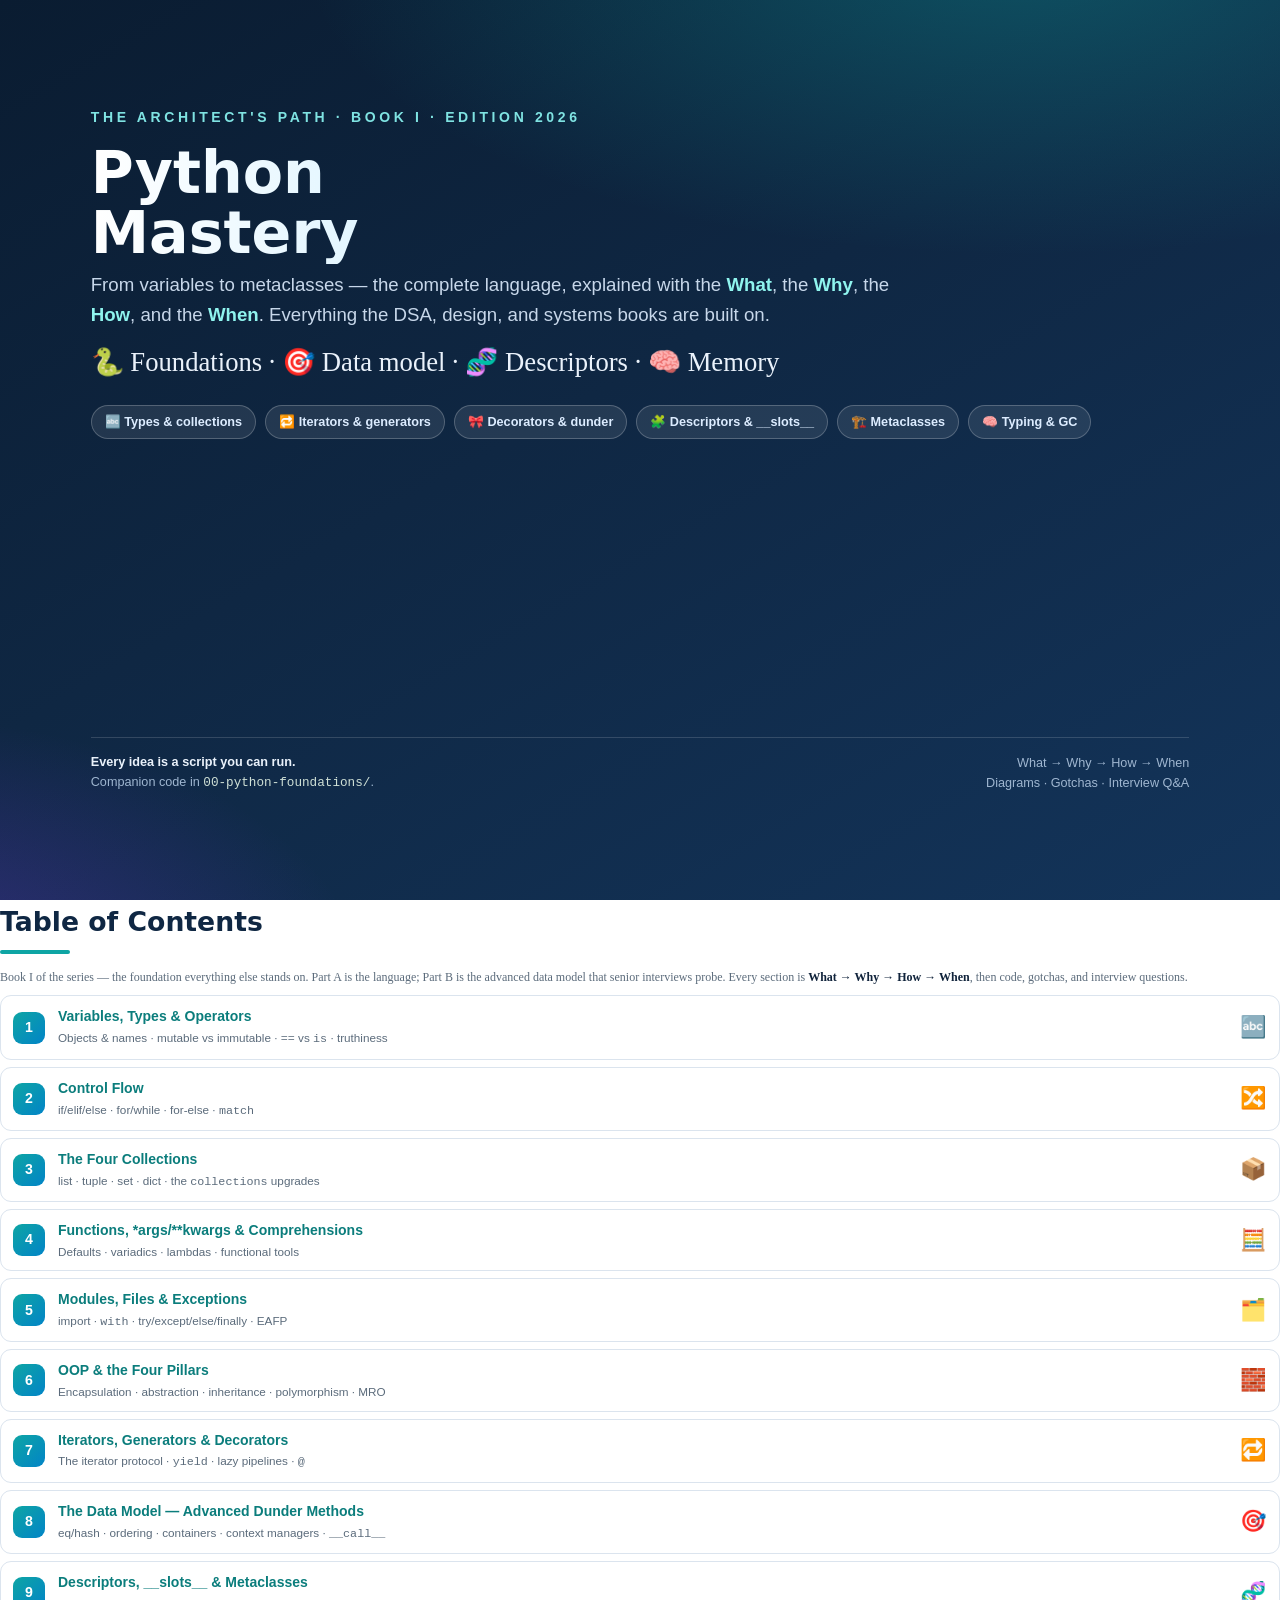
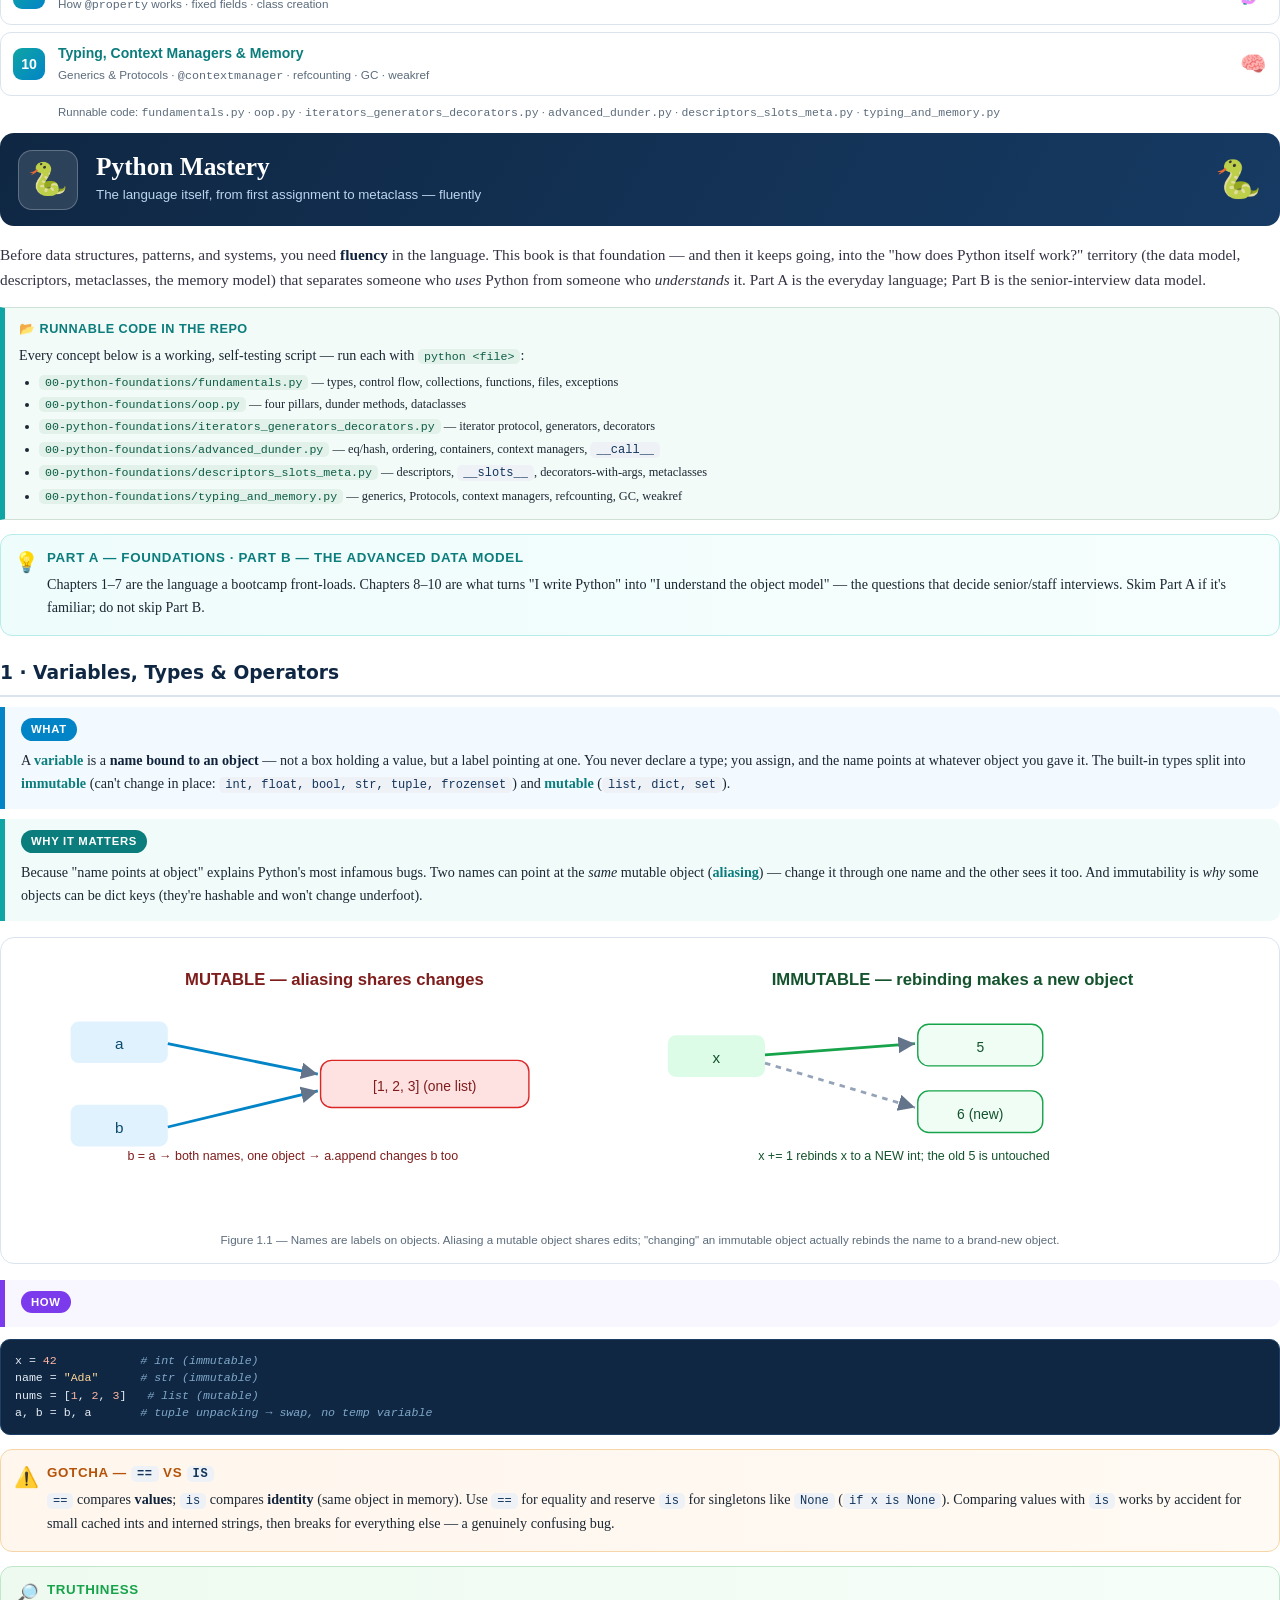
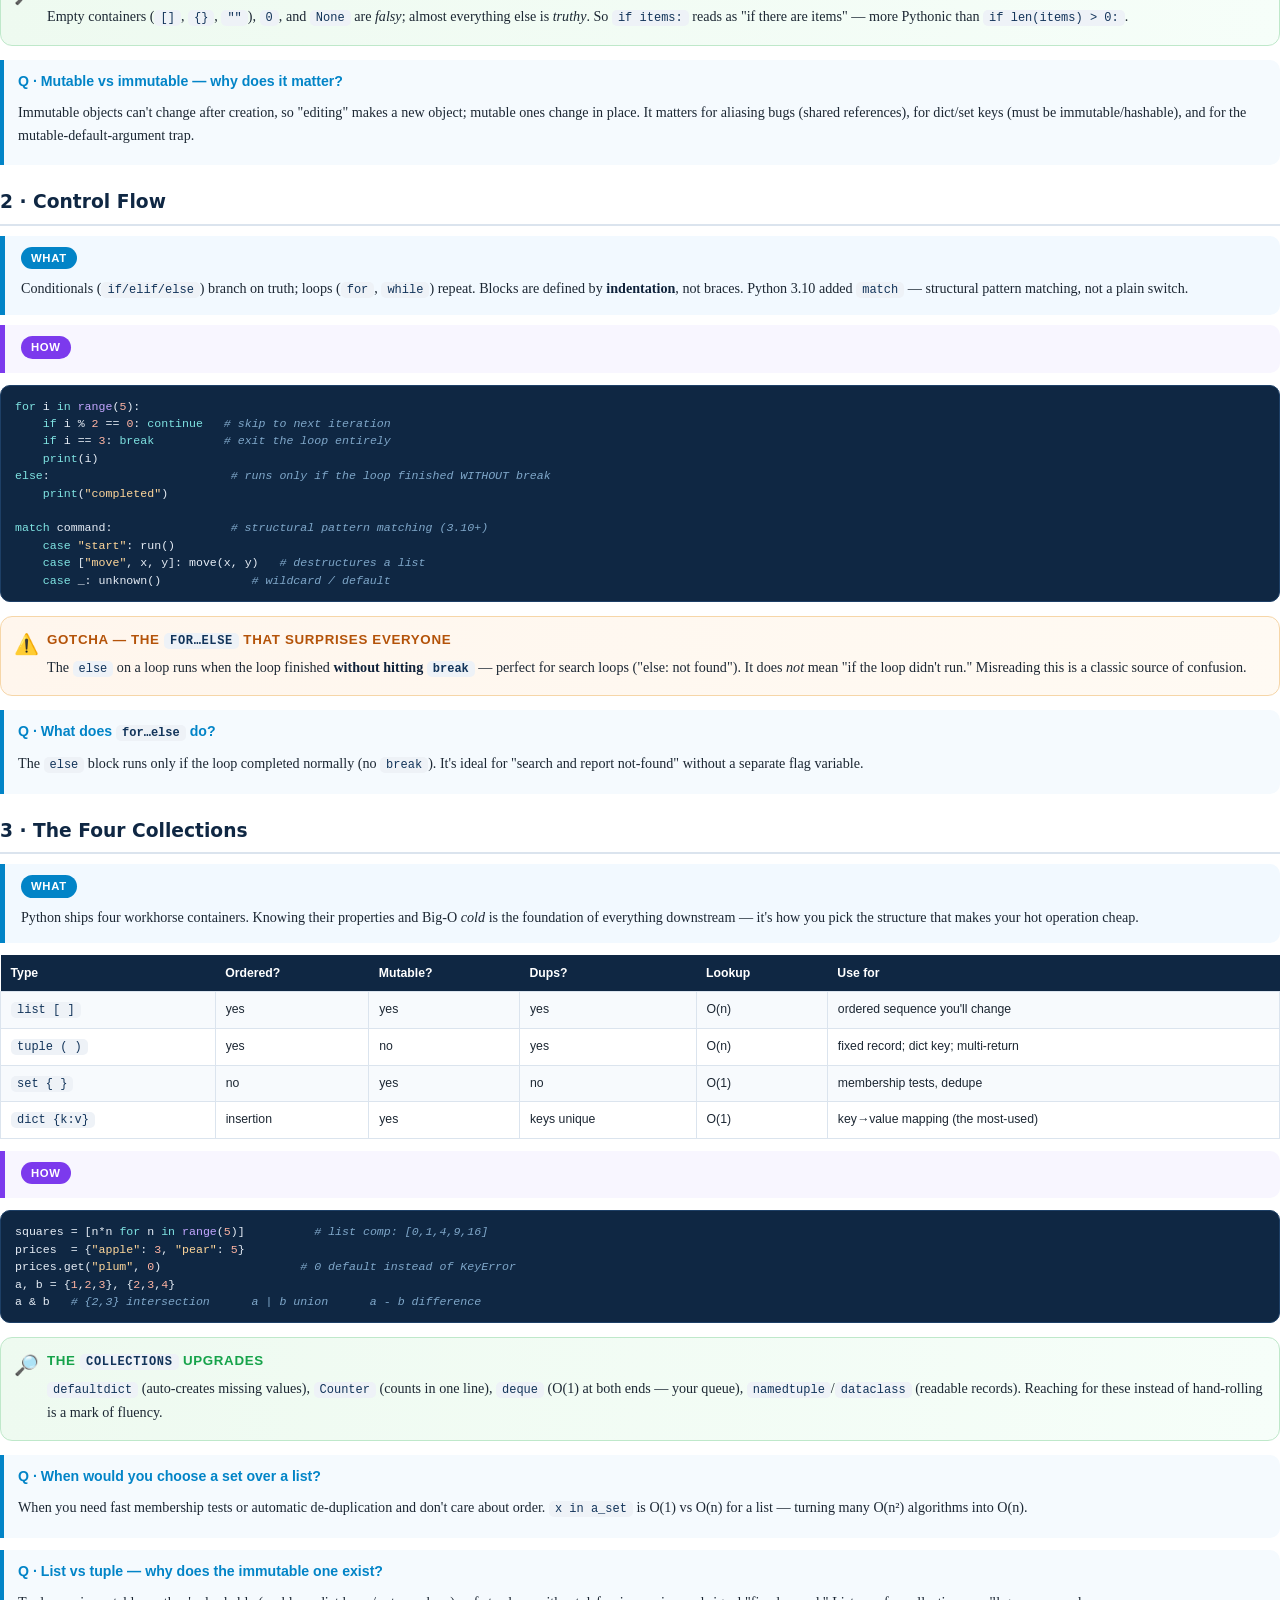
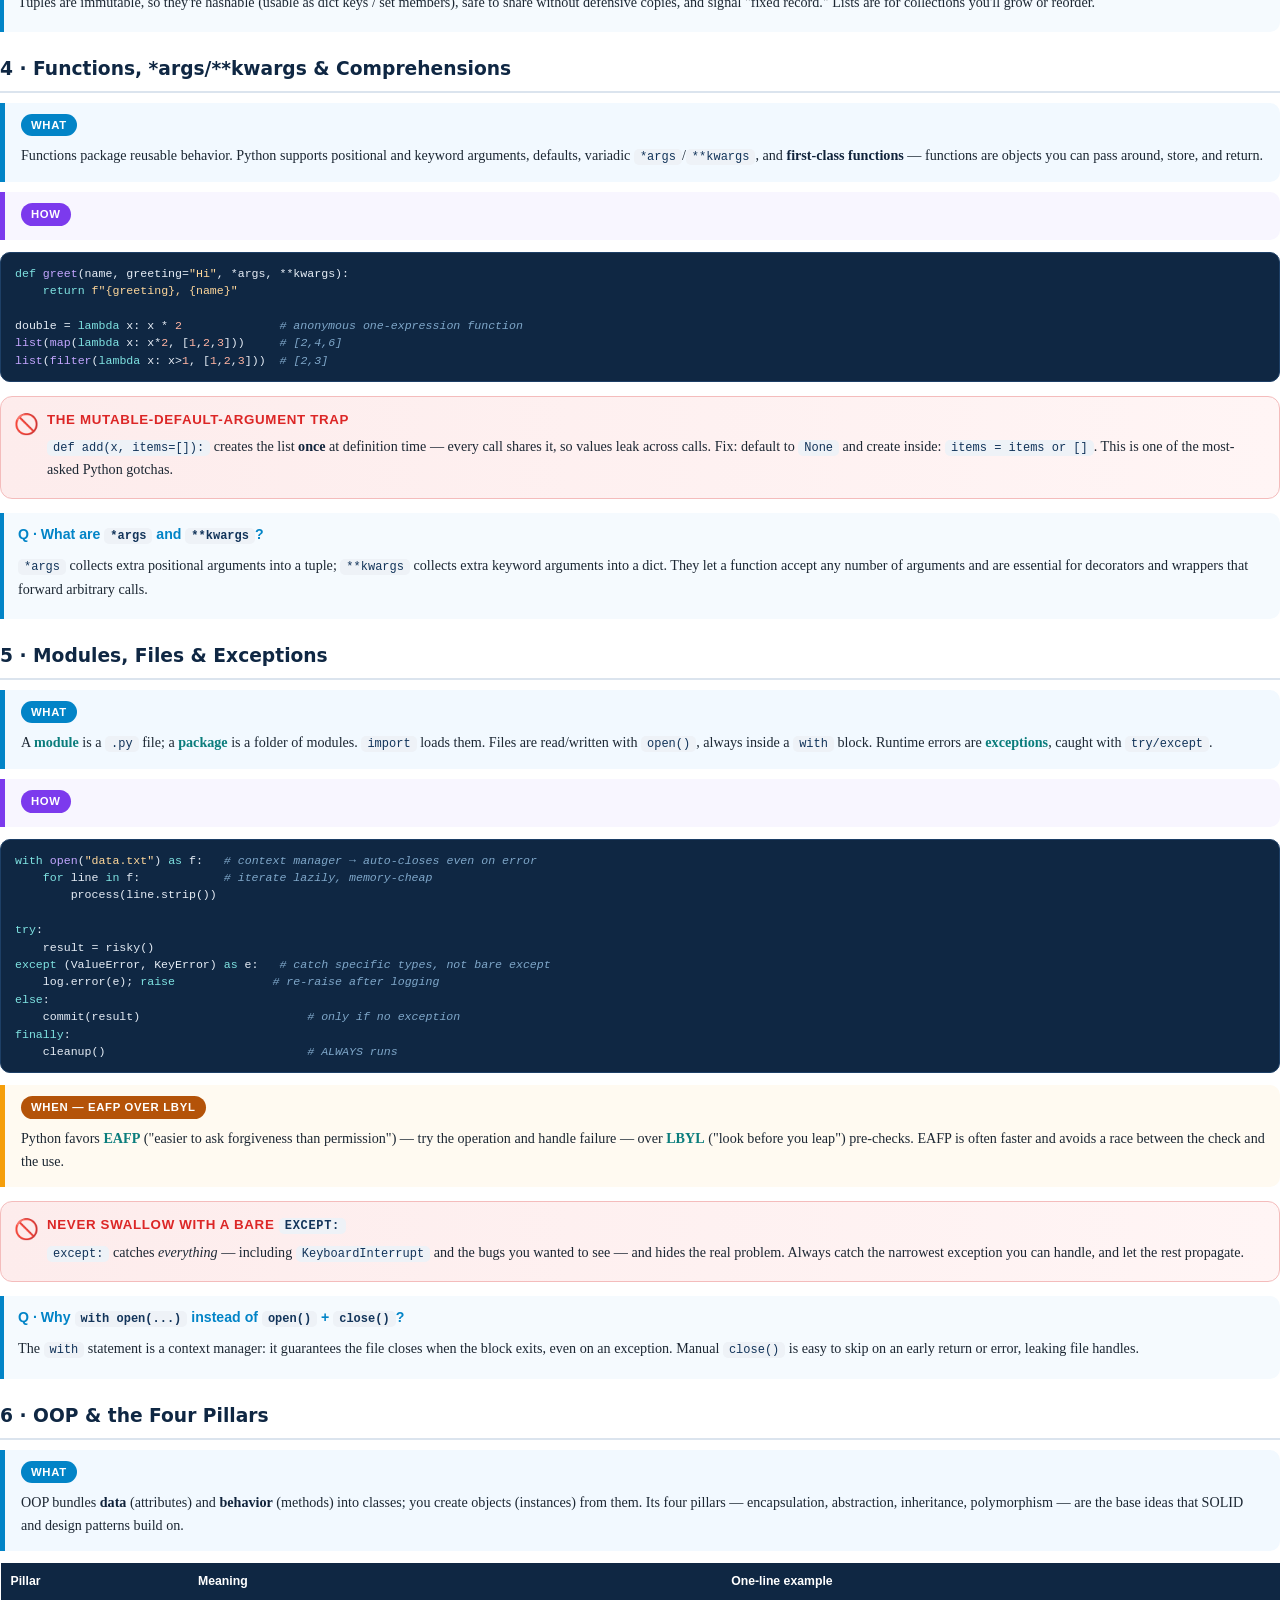
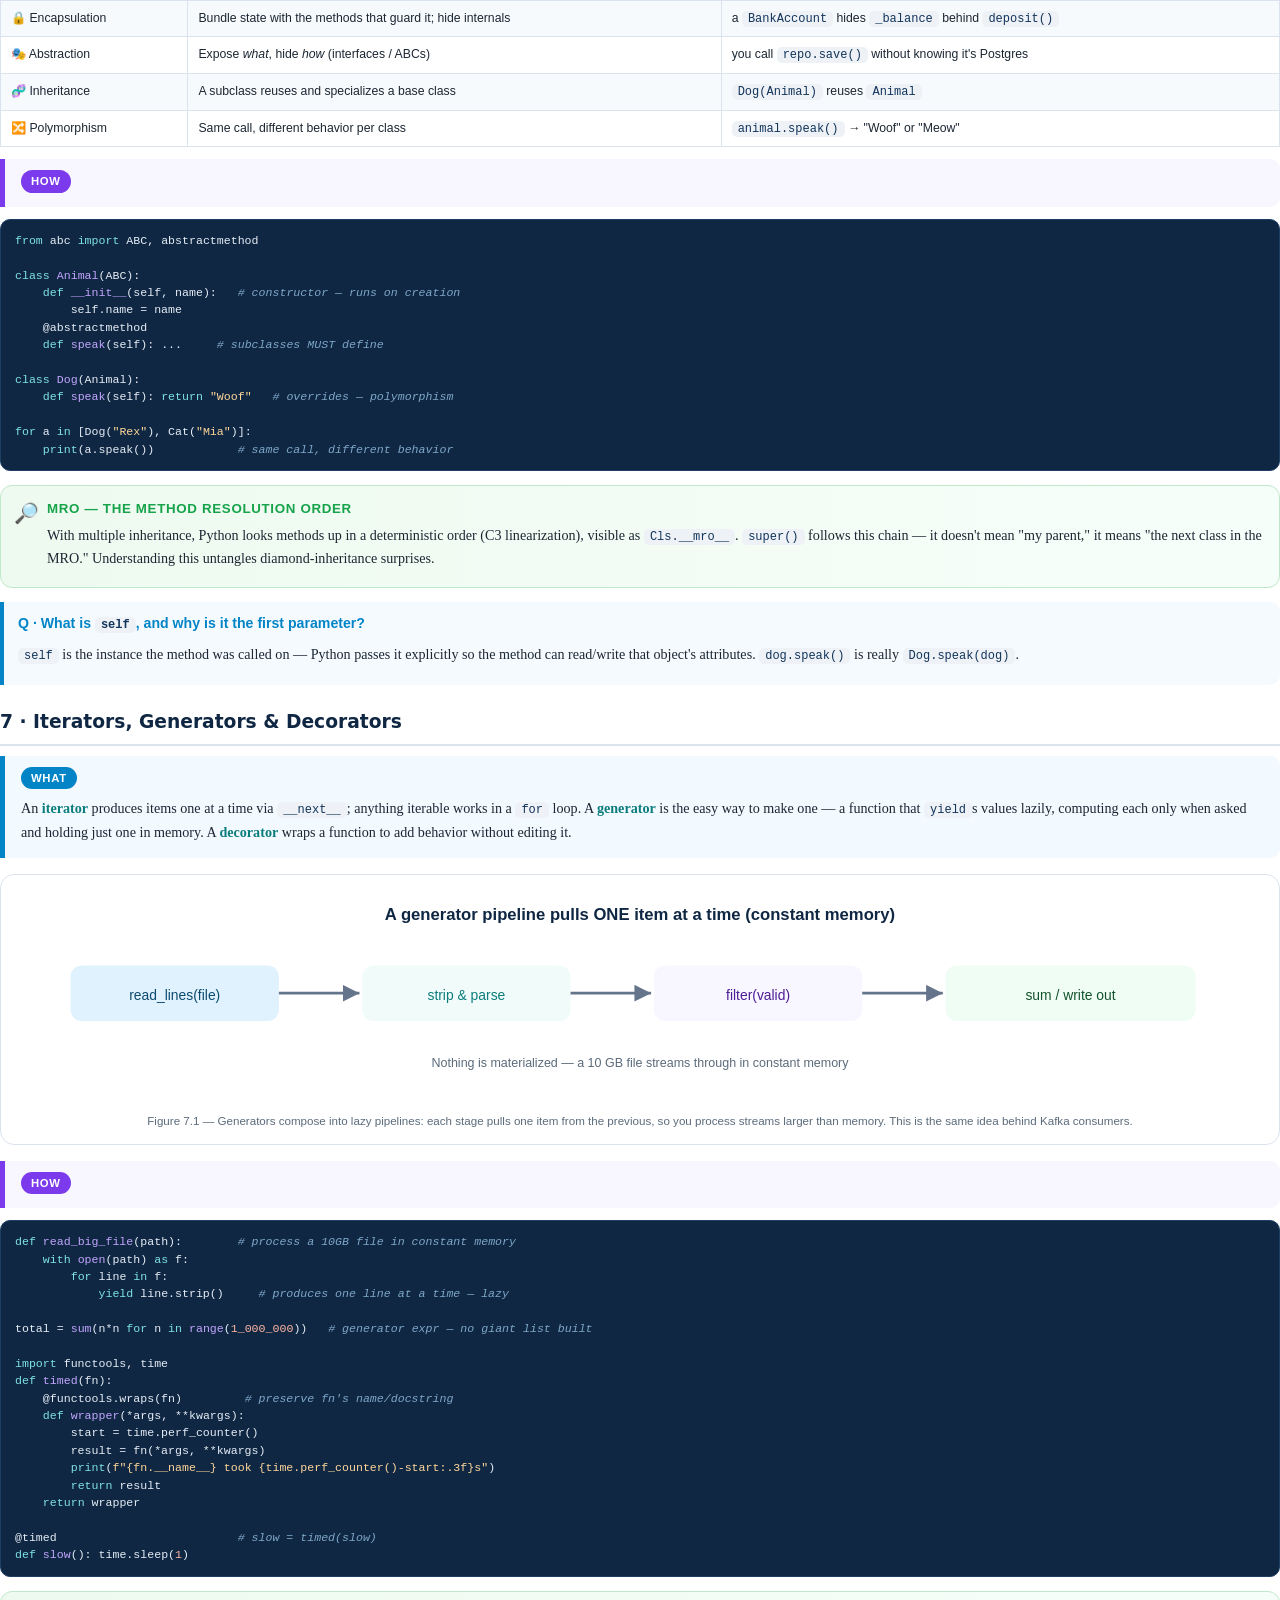
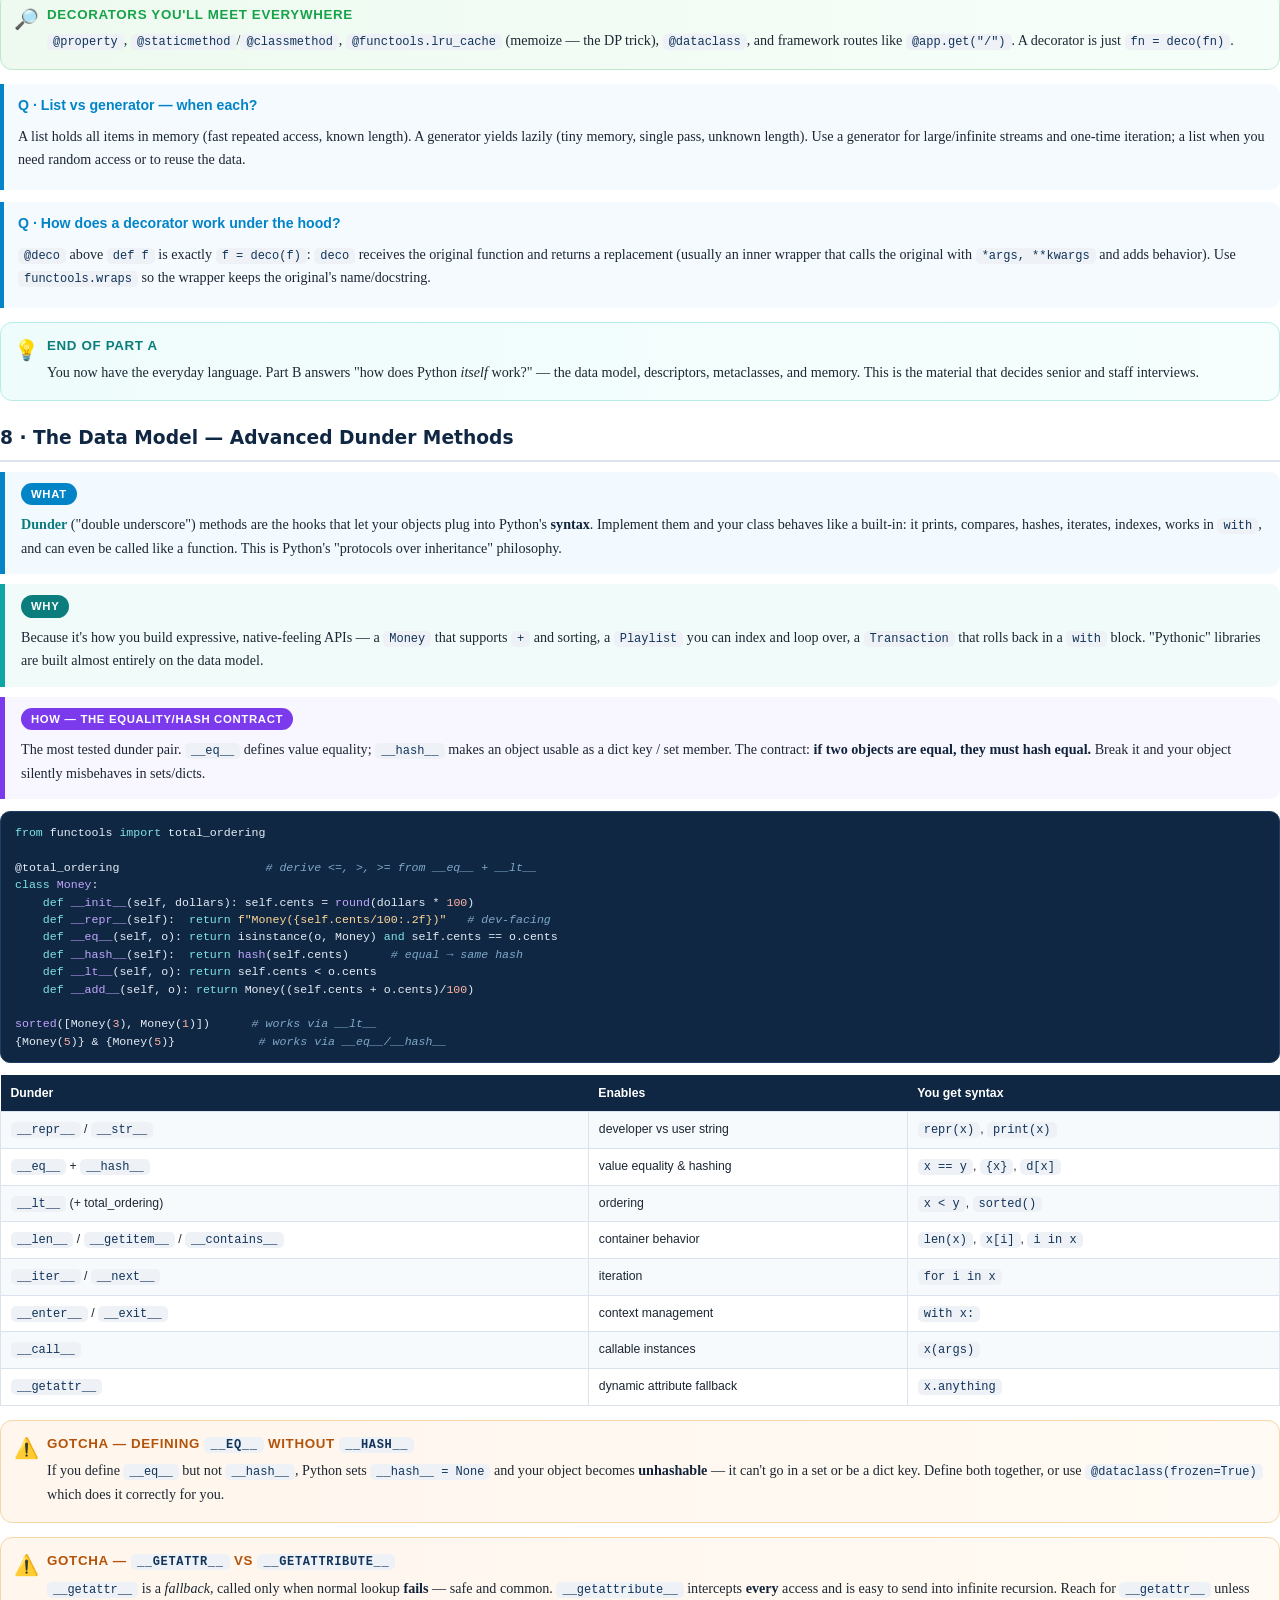
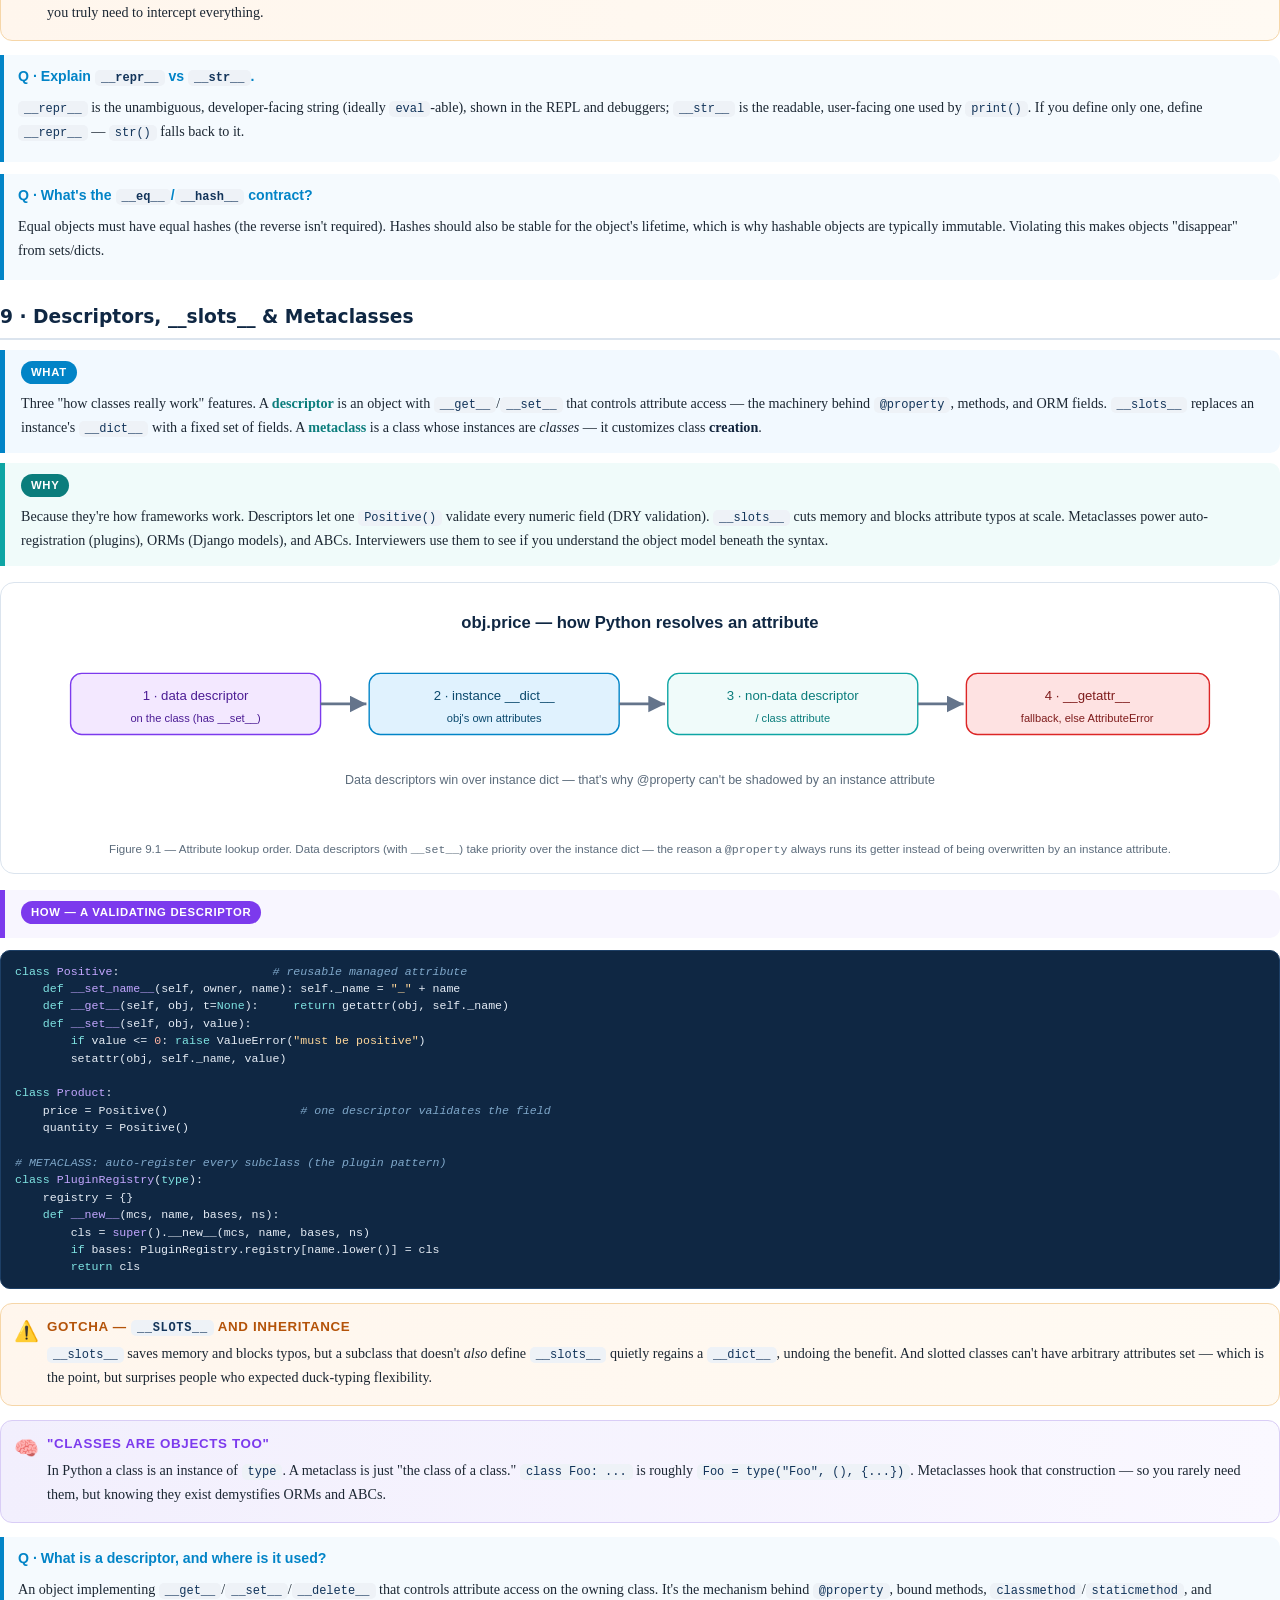
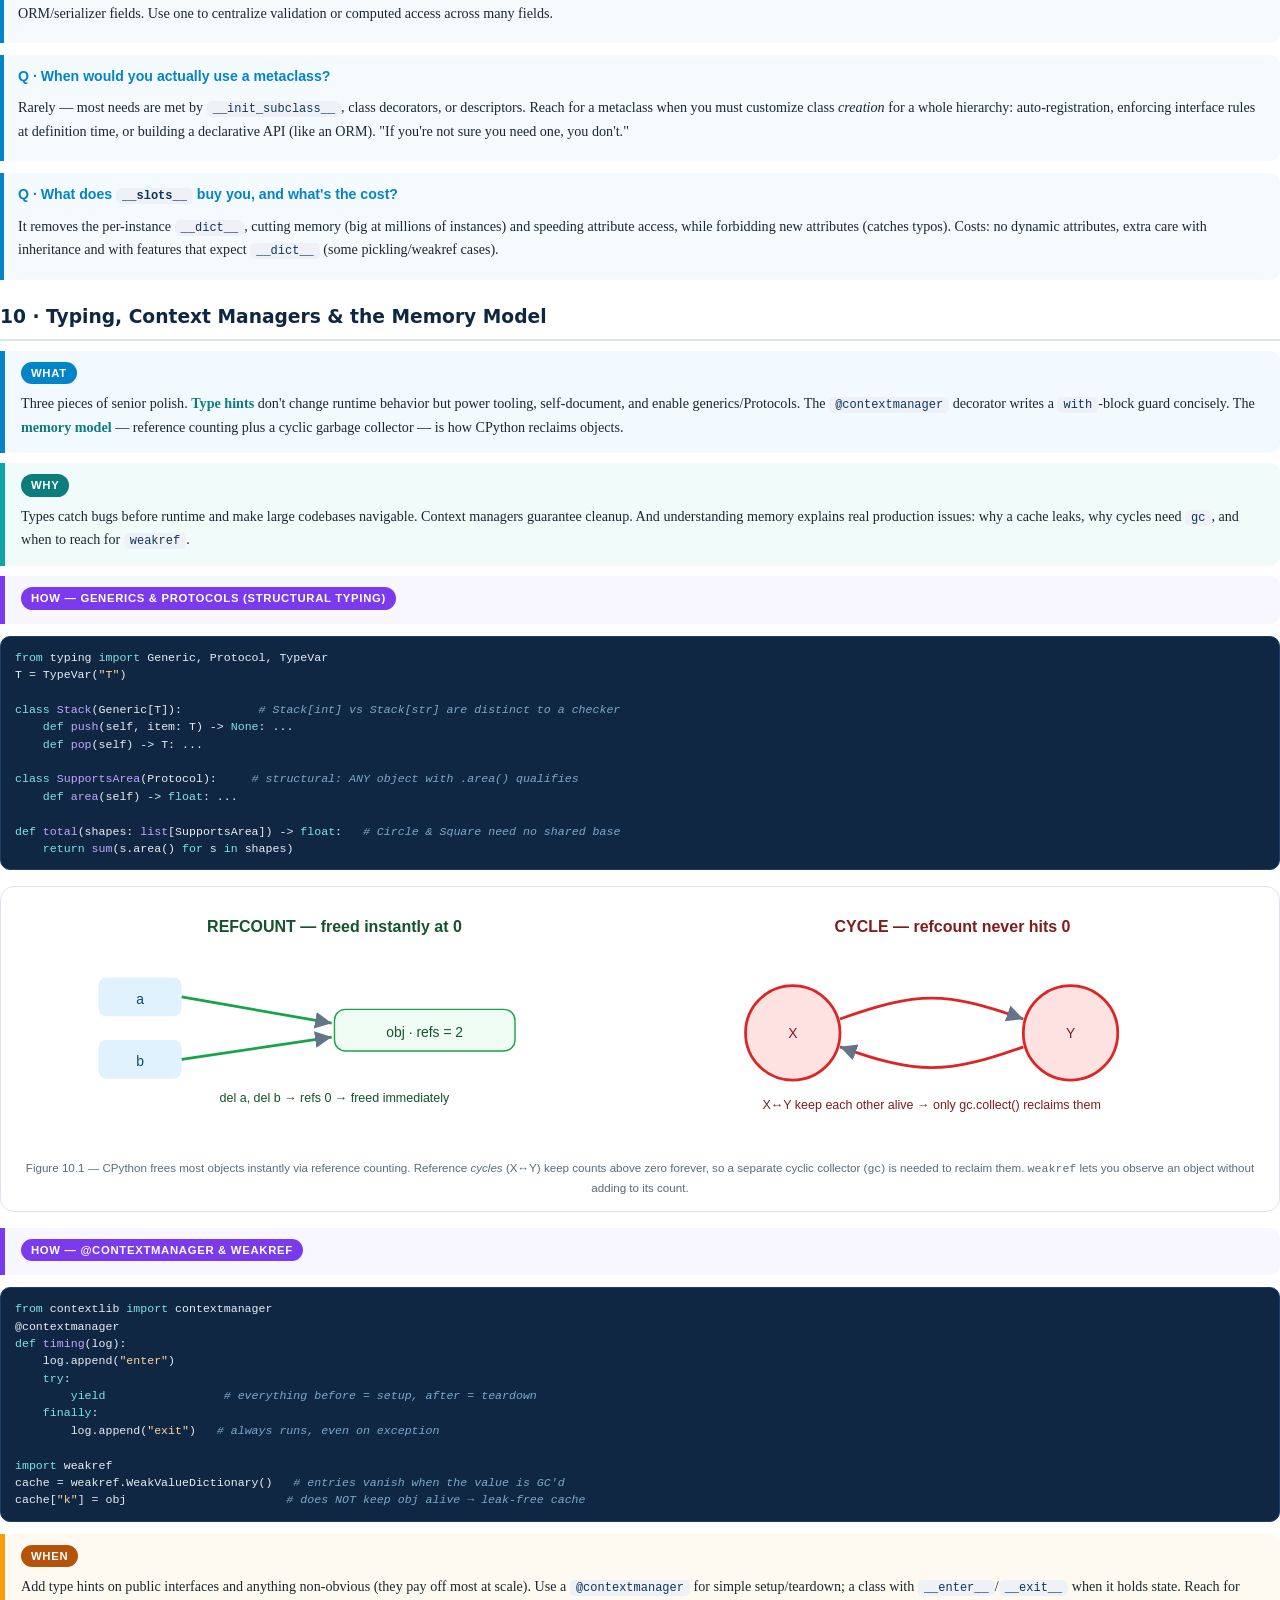
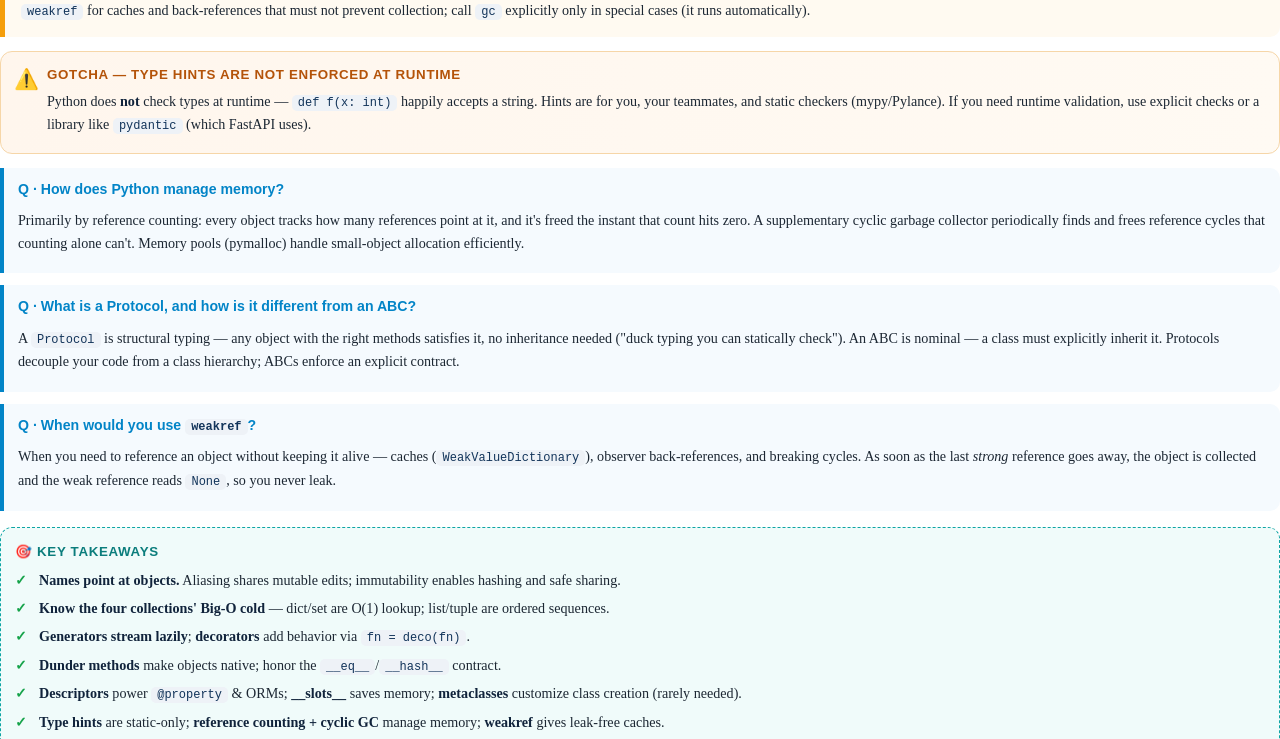
<file: study-guide/book-1-python-mastery.html>
<!DOCTYPE html>
<html lang="en">
<head>
<meta charset="utf-8">
<title>Python Mastery — The Architect's Path, Book I</title>
<link rel="stylesheet" href="architects-path.css">
</head>
<body>

<!-- ============================ COVER ============================ -->
<section class="cover">
  <div>
    <div class="kicker">The Architect's Path · Book I · Edition 2026</div>
    <h1>Python<br>Mastery</h1>
    <div class="sub">From variables to metaclasses — the complete language, explained with the <strong style="color:#8ff4ee">What</strong>, the <strong style="color:#8ff4ee">Why</strong>, the <strong style="color:#8ff4ee">How</strong>, and the <strong style="color:#8ff4ee">When</strong>. Everything the DSA, design, and systems books are built on.</div>
    <div class="stackrow">🐍 Foundations · 🎯 Data model · 🧬 Descriptors · 🧠 Memory</div>
    <div class="badges">
      <span class="badge">🔤 Types &amp; collections</span>
      <span class="badge">🔁 Iterators &amp; generators</span>
      <span class="badge">🎀 Decorators &amp; dunder</span>
      <span class="badge">🧩 Descriptors &amp; __slots__</span>
      <span class="badge">🏗️ Metaclasses</span>
      <span class="badge">🧠 Typing &amp; GC</span>
    </div>
  </div>
  <div class="foot">
    <div><strong style="color:#eaf2fb">Every idea is a script you can run.</strong><br>Companion code in <code style="color:#cfe0d6">00-python-foundations/</code>.</div>
    <div style="text-align:right">What → Why → How → When<br>Diagrams · Gotchas · Interview Q&amp;A</div>
  </div>
</section>

<!-- ============================ TOC ============================ -->
<section class="toc">
  <h2>Table of Contents</h2>
  <div class="rule"></div>
  <p class="small">Book I of the series — the foundation everything else stands on. Part&nbsp;A is the language; Part&nbsp;B is the advanced data model that senior interviews probe. Every section is <strong>What → Why → How → When</strong>, then code, gotchas, and interview questions.</p>
  <ol>
    <li><span class="n">1</span><div><div class="tt"><a href="#s1">Variables, Types &amp; Operators</a></div><div class="dd">Objects &amp; names · mutable vs immutable · <code>==</code> vs <code>is</code> · truthiness</div></div><span class="ic">🔤</span></li>
    <li><span class="n">2</span><div><div class="tt"><a href="#s2">Control Flow</a></div><div class="dd">if/elif/else · for/while · for-else · <code>match</code></div></div><span class="ic">🔀</span></li>
    <li><span class="n">3</span><div><div class="tt"><a href="#s3">The Four Collections</a></div><div class="dd">list · tuple · set · dict · the <code>collections</code> upgrades</div></div><span class="ic">📦</span></li>
    <li><span class="n">4</span><div><div class="tt"><a href="#s4">Functions, *args/**kwargs &amp; Comprehensions</a></div><div class="dd">Defaults · variadics · lambdas · functional tools</div></div><span class="ic">🧮</span></li>
    <li><span class="n">5</span><div><div class="tt"><a href="#s5">Modules, Files &amp; Exceptions</a></div><div class="dd">import · <code>with</code> · try/except/else/finally · EAFP</div></div><span class="ic">🗂️</span></li>
    <li><span class="n">6</span><div><div class="tt"><a href="#s6">OOP &amp; the Four Pillars</a></div><div class="dd">Encapsulation · abstraction · inheritance · polymorphism · MRO</div></div><span class="ic">🧱</span></li>
    <li><span class="n">7</span><div><div class="tt"><a href="#s7">Iterators, Generators &amp; Decorators</a></div><div class="dd">The iterator protocol · <code>yield</code> · lazy pipelines · <code>@</code></div></div><span class="ic">🔁</span></li>
    <li><span class="n">8</span><div><div class="tt"><a href="#s8">The Data Model — Advanced Dunder Methods</a></div><div class="dd">eq/hash · ordering · containers · context managers · <code>__call__</code></div></div><span class="ic">🎯</span></li>
    <li><span class="n">9</span><div><div class="tt"><a href="#s9">Descriptors, __slots__ &amp; Metaclasses</a></div><div class="dd">How <code>@property</code> works · fixed fields · class creation</div></div><span class="ic">🧬</span></li>
    <li><span class="n">10</span><div><div class="tt"><a href="#s10">Typing, Context Managers &amp; Memory</a></div><div class="dd">Generics &amp; Protocols · <code>@contextmanager</code> · refcounting · GC · weakref</div></div><span class="ic">🧠</span></li>
  </ol>
  <div class="subitems">Runnable code: <code>fundamentals.py</code> · <code>oop.py</code> · <code>iterators_generators_decorators.py</code> · <code>advanced_dunder.py</code> · <code>descriptors_slots_meta.py</code> · <code>typing_and_memory.py</code></div>
</section>

<!-- ============================ CHAPTER SHELL ============================ -->
<section class="chapter" id="s0">
  <div class="ch-head">
    <div class="num">🐍</div>
    <div><div class="t">Python Mastery</div>
    <div class="s">The language itself, from first assignment to metaclass — fluently</div></div>
    <div class="ico">🐍</div>
  </div>

  <p class="lead">Before data structures, patterns, and systems, you need <strong>fluency</strong> in the language. This book is that foundation — and then it keeps going, into the "how does Python itself work?" territory (the data model, descriptors, metaclasses, the memory model) that separates someone who <em>uses</em> Python from someone who <em>understands</em> it. Part&nbsp;A is the everyday language; Part&nbsp;B is the senior-interview data model.</p>

  <div class="coderef"><div class="h">📂 Runnable code in the repo</div><p style="margin:0 0 3px">Every concept below is a working, self-testing script — run each with <span class="path">python &lt;file&gt;</span>:</p>
  <ul>
    <li><span class="path">00-python-foundations/fundamentals.py</span> — types, control flow, collections, functions, files, exceptions</li>
    <li><span class="path">00-python-foundations/oop.py</span> — four pillars, dunder methods, dataclasses</li>
    <li><span class="path">00-python-foundations/iterators_generators_decorators.py</span> — iterator protocol, generators, decorators</li>
    <li><span class="path">00-python-foundations/advanced_dunder.py</span> — eq/hash, ordering, containers, context managers, <code class="inl">__call__</code></li>
    <li><span class="path">00-python-foundations/descriptors_slots_meta.py</span> — descriptors, <code class="inl">__slots__</code>, decorators-with-args, metaclasses</li>
    <li><span class="path">00-python-foundations/typing_and_memory.py</span> — generics, Protocols, context managers, refcounting, GC, weakref</li>
  </ul></div>

  <div class="box bigidea"><span class="ic">💡</span><div class="h">Part A — Foundations · Part B — The advanced data model</div>
  <p>Chapters 1–7 are the language a bootcamp front-loads. Chapters 8–10 are what turns "I write Python" into "I understand the object model" — the questions that decide senior/staff interviews. Skim Part&nbsp;A if it's familiar; do not skip Part&nbsp;B.</p></div>

  <!-- ===================== 1 : TYPES ===================== -->
  <h2 class="sec" id="s1">1 · Variables, Types &amp; Operators</h2>

  <div class="def what"><span class="lab">What</span><p>A <em class="term">variable</em> is a <strong>name bound to an object</strong> — not a box holding a value, but a label pointing at one. You never declare a type; you assign, and the name points at whatever object you gave it. The built-in types split into <em class="term">immutable</em> (can't change in place: <code class="inl">int, float, bool, str, tuple, frozenset</code>) and <em class="term">mutable</em> (<code class="inl">list, dict, set</code>).</p></div>

  <div class="def why"><span class="lab">Why it matters</span><p>Because "name points at object" explains Python's most infamous bugs. Two names can point at the <em>same</em> mutable object (<em class="term">aliasing</em>) — change it through one name and the other sees it too. And immutability is <em>why</em> some objects can be dict keys (they're hashable and won't change underfoot).</p></div>

  <figure class="fig-card">
    <svg viewBox="0 0 900 190" role="img" aria-label="Names point at objects; aliasing">
      <g font-family="Segoe UI,sans-serif">
        <text x="230" y="24" text-anchor="middle" font-size="12" font-weight="800" fill="#7f1d1d">MUTABLE — aliasing shares changes</text>
        <text x="675" y="24" text-anchor="middle" font-size="12" font-weight="800" fill="#14532d">IMMUTABLE — rebinding makes a new object</text>
        <!-- mutable -->
        <rect x="40" y="50" width="70" height="30" rx="6" fill="#e0f2fe"/><text x="75" y="70" text-anchor="middle" font-size="11" fill="#0c4a6e">a</text>
        <rect x="40" y="110" width="70" height="30" rx="6" fill="#e0f2fe"/><text x="75" y="130" text-anchor="middle" font-size="11" fill="#0c4a6e">b</text>
        <rect x="220" y="78" width="150" height="34" rx="8" fill="#fee2e2" stroke="#dc2626"/><text x="295" y="100" text-anchor="middle" font-size="10" fill="#7f1d1d">[1, 2, 3] (one list)</text>
        <path d="M110,66 L218,88" stroke="#0284c7" stroke-width="2" marker-end="url(#arp)"/>
        <path d="M110,126 L218,100" stroke="#0284c7" stroke-width="2" marker-end="url(#arp)"/>
        <text x="200" y="150" text-anchor="middle" font-size="9" fill="#7f1d1d">b = a → both names, one object → a.append changes b too</text>
        <!-- immutable -->
        <rect x="470" y="60" width="70" height="30" rx="6" fill="#dcfce7"/><text x="505" y="80" text-anchor="middle" font-size="11" fill="#14532d">x</text>
        <rect x="650" y="52" width="90" height="30" rx="8" fill="#f0fdf4" stroke="#16a34a"/><text x="695" y="72" text-anchor="middle" font-size="10" fill="#14532d">5</text>
        <rect x="650" y="100" width="90" height="30" rx="8" fill="#f0fdf4" stroke="#16a34a"/><text x="695" y="120" text-anchor="middle" font-size="10" fill="#14532d">6 (new)</text>
        <path d="M540,74 L648,66" stroke="#16a34a" stroke-width="2" marker-end="url(#arp)"/>
        <path d="M540,80 L648,112" stroke="#94a3b8" stroke-width="2" stroke-dasharray="4" marker-end="url(#arp)"/>
        <text x="640" y="150" text-anchor="middle" font-size="9" fill="#14532d">x += 1 rebinds x to a NEW int; the old 5 is untouched</text>
        <defs><marker id="arp" markerWidth="9" markerHeight="9" refX="6" refY="3" orient="auto"><path d="M0,0 L6,3 L0,6 Z" fill="#64748b"/></marker></defs>
      </g>
    </svg>
    <figcaption>Figure 1.1 — Names are labels on objects. Aliasing a mutable object shares edits; "changing" an immutable object actually rebinds the name to a brand-new object.</figcaption>
  </figure>

  <div class="def how"><span class="lab">How</span></div>
<pre>x = <span class="n">42</span>            <span class="c"># int (immutable)</span>
name = <span class="s">"Ada"</span>      <span class="c"># str (immutable)</span>
nums = [<span class="n">1</span>, <span class="n">2</span>, <span class="n">3</span>]   <span class="c"># list (mutable)</span>
a, b = b, a       <span class="c"># tuple unpacking → swap, no temp variable</span></pre>

  <div class="box gotcha"><span class="ic">⚠️</span><div class="h">Gotcha — <code class="inl">==</code> vs <code class="inl">is</code></div>
  <p><code class="inl">==</code> compares <strong>values</strong>; <code class="inl">is</code> compares <strong>identity</strong> (same object in memory). Use <code class="inl">==</code> for equality and reserve <code class="inl">is</code> for singletons like <code class="inl">None</code> (<code class="inl">if x is None</code>). Comparing values with <code class="inl">is</code> works by accident for small cached ints and interned strings, then breaks for everything else — a genuinely confusing bug.</p></div>

  <div class="box insight"><span class="ic">🔎</span><div class="h">Truthiness</div>
  <p>Empty containers (<code class="inl">[]</code>, <code class="inl">{}</code>, <code class="inl">""</code>), <code class="inl">0</code>, and <code class="inl">None</code> are <em>falsy</em>; almost everything else is <em>truthy</em>. So <code class="inl">if items:</code> reads as "if there are items" — more Pythonic than <code class="inl">if len(items) &gt; 0:</code>.</p></div>

  <div class="qa"><div class="q">Q · Mutable vs immutable — why does it matter?</div>
  <p>Immutable objects can't change after creation, so "editing" makes a new object; mutable ones change in place. It matters for aliasing bugs (shared references), for dict/set keys (must be immutable/hashable), and for the mutable-default-argument trap.</p></div>

  <!-- ===================== 2 : CONTROL FLOW ===================== -->
  <h2 class="sec" id="s2">2 · Control Flow</h2>

  <div class="def what"><span class="lab">What</span><p>Conditionals (<code class="inl">if/elif/else</code>) branch on truth; loops (<code class="inl">for</code>, <code class="inl">while</code>) repeat. Blocks are defined by <strong>indentation</strong>, not braces. Python 3.10 added <code class="inl">match</code> — structural pattern matching, not a plain switch.</p></div>

  <div class="def how"><span class="lab">How</span></div>
<pre><span class="k">for</span> i <span class="k">in</span> <span class="f">range</span>(<span class="n">5</span>):
    <span class="k">if</span> i % <span class="n">2</span> == <span class="n">0</span>: <span class="k">continue</span>   <span class="c"># skip to next iteration</span>
    <span class="k">if</span> i == <span class="n">3</span>: <span class="k">break</span>          <span class="c"># exit the loop entirely</span>
    <span class="k">print</span>(i)
<span class="k">else</span>:                          <span class="c"># runs only if the loop finished WITHOUT break</span>
    <span class="k">print</span>(<span class="s">"completed"</span>)

<span class="k">match</span> command:                 <span class="c"># structural pattern matching (3.10+)</span>
    <span class="k">case</span> <span class="s">"start"</span>: run()
    <span class="k">case</span> [<span class="s">"move"</span>, x, y]: move(x, y)   <span class="c"># destructures a list</span>
    <span class="k">case</span> _: unknown()             <span class="c"># wildcard / default</span></pre>

  <div class="box gotcha"><span class="ic">⚠️</span><div class="h">Gotcha — the <code class="inl">for…else</code> that surprises everyone</div>
  <p>The <code class="inl">else</code> on a loop runs when the loop finished <strong>without hitting <code class="inl">break</code></strong> — perfect for search loops ("else: not found"). It does <em>not</em> mean "if the loop didn't run." Misreading this is a classic source of confusion.</p></div>

  <div class="qa"><div class="q">Q · What does <code class="inl">for…else</code> do?</div>
  <p>The <code class="inl">else</code> block runs only if the loop completed normally (no <code class="inl">break</code>). It's ideal for "search and report not-found" without a separate flag variable.</p></div>

  <!-- ===================== 3 : COLLECTIONS ===================== -->
  <h2 class="sec" id="s3">3 · The Four Collections</h2>

  <div class="def what"><span class="lab">What</span><p>Python ships four workhorse containers. Knowing their properties and Big-O <em>cold</em> is the foundation of everything downstream — it's how you pick the structure that makes your hot operation cheap.</p></div>

  <table>
    <tr><th>Type</th><th>Ordered?</th><th>Mutable?</th><th>Dups?</th><th>Lookup</th><th>Use for</th></tr>
    <tr><td><code class="inl">list [ ]</code></td><td>yes</td><td>yes</td><td>yes</td><td>O(n)</td><td>ordered sequence you'll change</td></tr>
    <tr><td><code class="inl">tuple ( )</code></td><td>yes</td><td>no</td><td>yes</td><td>O(n)</td><td>fixed record; dict key; multi-return</td></tr>
    <tr><td><code class="inl">set { }</code></td><td>no</td><td>yes</td><td>no</td><td>O(1)</td><td>membership tests, dedupe</td></tr>
    <tr><td><code class="inl">dict {k:v}</code></td><td>insertion</td><td>yes</td><td>keys unique</td><td>O(1)</td><td>key→value mapping (the most-used)</td></tr>
  </table>

  <div class="def how"><span class="lab">How</span></div>
<pre>squares = [n*n <span class="k">for</span> n <span class="k">in</span> <span class="f">range</span>(<span class="n">5</span>)]          <span class="c"># list comp: [0,1,4,9,16]</span>
prices  = {<span class="s">"apple"</span>: <span class="n">3</span>, <span class="s">"pear"</span>: <span class="n">5</span>}
prices.get(<span class="s">"plum"</span>, <span class="n">0</span>)                    <span class="c"># 0 default instead of KeyError</span>
a, b = {<span class="n">1</span>,<span class="n">2</span>,<span class="n">3</span>}, {<span class="n">2</span>,<span class="n">3</span>,<span class="n">4</span>}
a &amp; b   <span class="c"># {2,3} intersection      a | b union      a - b difference</span></pre>

  <div class="box insight"><span class="ic">🔎</span><div class="h">The <code class="inl">collections</code> upgrades</div>
  <p><code class="inl">defaultdict</code> (auto-creates missing values), <code class="inl">Counter</code> (counts in one line), <code class="inl">deque</code> (O(1) at both ends — your queue), <code class="inl">namedtuple</code>/<code class="inl">dataclass</code> (readable records). Reaching for these instead of hand-rolling is a mark of fluency.</p></div>

  <div class="qa"><div class="q">Q · When would you choose a set over a list?</div>
  <p>When you need fast membership tests or automatic de-duplication and don't care about order. <code class="inl">x in a_set</code> is O(1) vs O(n) for a list — turning many O(n²) algorithms into O(n).</p></div>

  <div class="qa"><div class="q">Q · List vs tuple — why does the immutable one exist?</div>
  <p>Tuples are immutable, so they're hashable (usable as dict keys / set members), safe to share without defensive copies, and signal "fixed record." Lists are for collections you'll grow or reorder.</p></div>

  <!-- ===================== 4 : FUNCTIONS ===================== -->
  <h2 class="sec" id="s4">4 · Functions, *args/**kwargs &amp; Comprehensions</h2>

  <div class="def what"><span class="lab">What</span><p>Functions package reusable behavior. Python supports positional and keyword arguments, defaults, variadic <code class="inl">*args</code>/<code class="inl">**kwargs</code>, and <strong>first-class functions</strong> — functions are objects you can pass around, store, and return.</p></div>

  <div class="def how"><span class="lab">How</span></div>
<pre><span class="k">def</span> <span class="f">greet</span>(name, greeting=<span class="s">"Hi"</span>, *args, **kwargs):
    <span class="k">return</span> <span class="s">f"{greeting}, {name}"</span>

double = <span class="k">lambda</span> x: x * <span class="n">2</span>              <span class="c"># anonymous one-expression function</span>
<span class="f">list</span>(<span class="f">map</span>(<span class="k">lambda</span> x: x*<span class="n">2</span>, [<span class="n">1</span>,<span class="n">2</span>,<span class="n">3</span>]))     <span class="c"># [2,4,6]</span>
<span class="f">list</span>(<span class="f">filter</span>(<span class="k">lambda</span> x: x&gt;<span class="n">1</span>, [<span class="n">1</span>,<span class="n">2</span>,<span class="n">3</span>]))  <span class="c"># [2,3]</span></pre>

  <div class="box pitfall"><span class="ic">🚫</span><div class="h">The mutable-default-argument trap</div>
  <p><code class="inl">def add(x, items=[]):</code> creates the list <strong>once</strong> at definition time — every call shares it, so values leak across calls. Fix: default to <code class="inl">None</code> and create inside: <code class="inl">items = items or []</code>. This is one of the most-asked Python gotchas.</p></div>

  <div class="qa"><div class="q">Q · What are <code class="inl">*args</code> and <code class="inl">**kwargs</code>?</div>
  <p><code class="inl">*args</code> collects extra positional arguments into a tuple; <code class="inl">**kwargs</code> collects extra keyword arguments into a dict. They let a function accept any number of arguments and are essential for decorators and wrappers that forward arbitrary calls.</p></div>

  <!-- ===================== 5 : MODULES/FILES/EXC ===================== -->
  <h2 class="sec" id="s5">5 · Modules, Files &amp; Exceptions</h2>

  <div class="def what"><span class="lab">What</span><p>A <em class="term">module</em> is a <code class="inl">.py</code> file; a <em class="term">package</em> is a folder of modules. <code class="inl">import</code> loads them. Files are read/written with <code class="inl">open()</code>, always inside a <code class="inl">with</code> block. Runtime errors are <em class="term">exceptions</em>, caught with <code class="inl">try/except</code>.</p></div>

  <div class="def how"><span class="lab">How</span></div>
<pre><span class="k">with</span> <span class="f">open</span>(<span class="s">"data.txt"</span>) <span class="k">as</span> f:   <span class="c"># context manager → auto-closes even on error</span>
    <span class="k">for</span> line <span class="k">in</span> f:            <span class="c"># iterate lazily, memory-cheap</span>
        process(line.strip())

<span class="k">try</span>:
    result = risky()
<span class="k">except</span> (ValueError, KeyError) <span class="k">as</span> e:   <span class="c"># catch specific types, not bare except</span>
    log.error(e); <span class="k">raise</span>              <span class="c"># re-raise after logging</span>
<span class="k">else</span>:
    commit(result)                        <span class="c"># only if no exception</span>
<span class="k">finally</span>:
    cleanup()                             <span class="c"># ALWAYS runs</span></pre>

  <div class="def when"><span class="lab">When — EAFP over LBYL</span><p>Python favors <em class="term">EAFP</em> ("easier to ask forgiveness than permission") — try the operation and handle failure — over <em class="term">LBYL</em> ("look before you leap") pre-checks. EAFP is often faster and avoids a race between the check and the use.</p></div>

  <div class="box pitfall"><span class="ic">🚫</span><div class="h">Never swallow with a bare <code class="inl">except:</code></div>
  <p><code class="inl">except:</code> catches <em>everything</em> — including <code class="inl">KeyboardInterrupt</code> and the bugs you wanted to see — and hides the real problem. Always catch the narrowest exception you can handle, and let the rest propagate.</p></div>

  <div class="qa"><div class="q">Q · Why <code class="inl">with open(...)</code> instead of <code class="inl">open()</code> + <code class="inl">close()</code>?</div>
  <p>The <code class="inl">with</code> statement is a context manager: it guarantees the file closes when the block exits, even on an exception. Manual <code class="inl">close()</code> is easy to skip on an early return or error, leaking file handles.</p></div>

  <!-- ===================== 6 : OOP ===================== -->
  <h2 class="sec" id="s6">6 · OOP &amp; the Four Pillars</h2>

  <div class="def what"><span class="lab">What</span><p>OOP bundles <strong>data</strong> (attributes) and <strong>behavior</strong> (methods) into classes; you create objects (instances) from them. Its four pillars — encapsulation, abstraction, inheritance, polymorphism — are the base ideas that SOLID and design patterns build on.</p></div>

  <table>
    <tr><th>Pillar</th><th>Meaning</th><th>One-line example</th></tr>
    <tr><td>🔒 Encapsulation</td><td>Bundle state with the methods that guard it; hide internals</td><td>a <code class="inl">BankAccount</code> hides <code class="inl">_balance</code> behind <code class="inl">deposit()</code></td></tr>
    <tr><td>🎭 Abstraction</td><td>Expose <em>what</em>, hide <em>how</em> (interfaces / ABCs)</td><td>you call <code class="inl">repo.save()</code> without knowing it's Postgres</td></tr>
    <tr><td>🧬 Inheritance</td><td>A subclass reuses and specializes a base class</td><td><code class="inl">Dog(Animal)</code> reuses <code class="inl">Animal</code></td></tr>
    <tr><td>🔀 Polymorphism</td><td>Same call, different behavior per class</td><td><code class="inl">animal.speak()</code> → "Woof" or "Meow"</td></tr>
  </table>

  <div class="def how"><span class="lab">How</span></div>
<pre><span class="k">from</span> abc <span class="k">import</span> ABC, abstractmethod

<span class="k">class</span> <span class="f">Animal</span>(ABC):
    <span class="k">def</span> <span class="f">__init__</span>(self, name):   <span class="c"># constructor — runs on creation</span>
        self.name = name
    <span class="nd">@abstractmethod</span>
    <span class="k">def</span> <span class="f">speak</span>(self): ...     <span class="c"># subclasses MUST define</span>

<span class="k">class</span> <span class="f">Dog</span>(Animal):
    <span class="k">def</span> <span class="f">speak</span>(self): <span class="k">return</span> <span class="s">"Woof"</span>   <span class="c"># overrides — polymorphism</span>

<span class="k">for</span> a <span class="k">in</span> [Dog(<span class="s">"Rex"</span>), Cat(<span class="s">"Mia"</span>)]:
    <span class="k">print</span>(a.speak())            <span class="c"># same call, different behavior</span></pre>

  <div class="box insight"><span class="ic">🔎</span><div class="h">MRO — the Method Resolution Order</div>
  <p>With multiple inheritance, Python looks methods up in a deterministic order (C3 linearization), visible as <code class="inl">Cls.__mro__</code>. <code class="inl">super()</code> follows this chain — it doesn't mean "my parent," it means "the next class in the MRO." Understanding this untangles diamond-inheritance surprises.</p></div>

  <div class="qa"><div class="q">Q · What is <code class="inl">self</code>, and why is it the first parameter?</div>
  <p><code class="inl">self</code> is the instance the method was called on — Python passes it explicitly so the method can read/write that object's attributes. <code class="inl">dog.speak()</code> is really <code class="inl">Dog.speak(dog)</code>.</p></div>

  <!-- ===================== 7 : ITER/GEN/DEC ===================== -->
  <h2 class="sec" id="s7">7 · Iterators, Generators &amp; Decorators</h2>

  <div class="def what"><span class="lab">What</span><p>An <em class="term">iterator</em> produces items one at a time via <code class="inl">__next__</code>; anything iterable works in a <code class="inl">for</code> loop. A <em class="term">generator</em> is the easy way to make one — a function that <code class="inl">yield</code>s values lazily, computing each only when asked and holding just one in memory. A <em class="term">decorator</em> wraps a function to add behavior without editing it.</p></div>

  <figure class="fig-card">
    <svg viewBox="0 0 900 150" role="img" aria-label="Generator lazy pipeline">
      <g font-family="Segoe UI,sans-serif">
        <text x="450" y="22" text-anchor="middle" font-size="12" font-weight="800" fill="#0f2743">A generator pipeline pulls ONE item at a time (constant memory)</text>
        <rect x="40"  y="55" width="150" height="40" rx="8" fill="#e0f2fe"/><text x="115" y="80" text-anchor="middle" font-size="10" fill="#0c4a6e">read_lines(file)</text>
        <rect x="250" y="55" width="150" height="40" rx="8" fill="#f0fbfa"/><text x="325" y="80" text-anchor="middle" font-size="10" fill="#0b7d7c">strip &amp; parse</text>
        <rect x="460" y="55" width="150" height="40" rx="8" fill="#f8f6ff"/><text x="535" y="80" text-anchor="middle" font-size="10" fill="#4c1d95">filter(valid)</text>
        <rect x="670" y="55" width="180" height="40" rx="8" fill="#f0fdf4"/><text x="760" y="80" text-anchor="middle" font-size="10" fill="#14532d">sum / write out</text>
        <path d="M190,75 L248,75" stroke="#64748b" stroke-width="2" marker-end="url(#arg)"/>
        <path d="M400,75 L458,75" stroke="#64748b" stroke-width="2" marker-end="url(#arg)"/>
        <path d="M610,75 L668,75" stroke="#64748b" stroke-width="2" marker-end="url(#arg)"/>
        <text x="450" y="128" text-anchor="middle" font-size="9" fill="#5b6b7b">Nothing is materialized — a 10&nbsp;GB file streams through in constant memory</text>
        <defs><marker id="arg" markerWidth="9" markerHeight="9" refX="6" refY="3" orient="auto"><path d="M0,0 L6,3 L0,6 Z" fill="#64748b"/></marker></defs>
      </g>
    </svg>
    <figcaption>Figure 7.1 — Generators compose into lazy pipelines: each stage pulls one item from the previous, so you process streams larger than memory. This is the same idea behind Kafka consumers.</figcaption>
  </figure>

  <div class="def how"><span class="lab">How</span></div>
<pre><span class="k">def</span> <span class="f">read_big_file</span>(path):        <span class="c"># process a 10GB file in constant memory</span>
    <span class="k">with</span> <span class="f">open</span>(path) <span class="k">as</span> f:
        <span class="k">for</span> line <span class="k">in</span> f:
            <span class="k">yield</span> line.strip()     <span class="c"># produces one line at a time — lazy</span>

total = <span class="f">sum</span>(n*n <span class="k">for</span> n <span class="k">in</span> <span class="f">range</span>(<span class="n">1_000_000</span>))   <span class="c"># generator expr — no giant list built</span>

<span class="k">import</span> functools, time
<span class="k">def</span> <span class="f">timed</span>(fn):
    <span class="nd">@functools.wraps(fn)</span>         <span class="c"># preserve fn's name/docstring</span>
    <span class="k">def</span> <span class="f">wrapper</span>(*args, **kwargs):
        start = time.perf_counter()
        result = fn(*args, **kwargs)
        <span class="k">print</span>(<span class="s">f"{fn.__name__} took {time.perf_counter()-start:.3f}s"</span>)
        <span class="k">return</span> result
    <span class="k">return</span> wrapper

<span class="nd">@timed</span>                          <span class="c"># slow = timed(slow)</span>
<span class="k">def</span> <span class="f">slow</span>(): time.sleep(<span class="n">1</span>)</pre>

  <div class="box insight"><span class="ic">🔎</span><div class="h">Decorators you'll meet everywhere</div>
  <p><code class="inl">@property</code>, <code class="inl">@staticmethod</code>/<code class="inl">@classmethod</code>, <code class="inl">@functools.lru_cache</code> (memoize — the DP trick), <code class="inl">@dataclass</code>, and framework routes like <code class="inl">@app.get("/")</code>. A decorator is just <code class="inl">fn = deco(fn)</code>.</p></div>

  <div class="qa"><div class="q">Q · List vs generator — when each?</div>
  <p>A list holds all items in memory (fast repeated access, known length). A generator yields lazily (tiny memory, single pass, unknown length). Use a generator for large/infinite streams and one-time iteration; a list when you need random access or to reuse the data.</p></div>

  <div class="qa"><div class="q">Q · How does a decorator work under the hood?</div>
  <p><code class="inl">@deco</code> above <code class="inl">def f</code> is exactly <code class="inl">f = deco(f)</code>: <code class="inl">deco</code> receives the original function and returns a replacement (usually an inner wrapper that calls the original with <code class="inl">*args, **kwargs</code> and adds behavior). Use <code class="inl">functools.wraps</code> so the wrapper keeps the original's name/docstring.</p></div>

  <div class="box bigidea"><span class="ic">💡</span><div class="h">End of Part A</div>
  <p>You now have the everyday language. Part&nbsp;B answers "how does Python <em>itself</em> work?" — the data model, descriptors, metaclasses, and memory. This is the material that decides senior and staff interviews.</p></div>

  <!-- ===================== 8 : DUNDER ===================== -->
  <h2 class="sec" id="s8">8 · The Data Model — Advanced Dunder Methods</h2>

  <div class="def what"><span class="lab">What</span><p><em class="term">Dunder</em> ("double underscore") methods are the hooks that let your objects plug into Python's <strong>syntax</strong>. Implement them and your class behaves like a built-in: it prints, compares, hashes, iterates, indexes, works in <code class="inl">with</code>, and can even be called like a function. This is Python's "protocols over inheritance" philosophy.</p></div>

  <div class="def why"><span class="lab">Why</span><p>Because it's how you build expressive, native-feeling APIs — a <code class="inl">Money</code> that supports <code class="inl">+</code> and sorting, a <code class="inl">Playlist</code> you can index and loop over, a <code class="inl">Transaction</code> that rolls back in a <code class="inl">with</code> block. "Pythonic" libraries are built almost entirely on the data model.</p></div>

  <div class="def how"><span class="lab">How — the equality/hash contract</span><p>The most tested dunder pair. <code class="inl">__eq__</code> defines value equality; <code class="inl">__hash__</code> makes an object usable as a dict key / set member. The contract: <strong>if two objects are equal, they must hash equal.</strong> Break it and your object silently misbehaves in sets/dicts.</p></div>

<pre><span class="k">from</span> functools <span class="k">import</span> total_ordering

<span class="nd">@total_ordering</span>                     <span class="c"># derive &lt;=, &gt;, &gt;= from __eq__ + __lt__</span>
<span class="k">class</span> <span class="f">Money</span>:
    <span class="k">def</span> <span class="f">__init__</span>(self, dollars): self.cents = <span class="f">round</span>(dollars * <span class="n">100</span>)
    <span class="k">def</span> <span class="f">__repr__</span>(self):  <span class="k">return</span> <span class="s">f"Money({self.cents/100:.2f})"</span>   <span class="c"># dev-facing</span>
    <span class="k">def</span> <span class="f">__eq__</span>(self, o): <span class="k">return</span> isinstance(o, Money) <span class="k">and</span> self.cents == o.cents
    <span class="k">def</span> <span class="f">__hash__</span>(self):  <span class="k">return</span> <span class="f">hash</span>(self.cents)      <span class="c"># equal → same hash</span>
    <span class="k">def</span> <span class="f">__lt__</span>(self, o): <span class="k">return</span> self.cents &lt; o.cents
    <span class="k">def</span> <span class="f">__add__</span>(self, o): <span class="k">return</span> Money((self.cents + o.cents)/<span class="n">100</span>)

<span class="f">sorted</span>([Money(<span class="n">3</span>), Money(<span class="n">1</span>)])      <span class="c"># works via __lt__</span>
{Money(<span class="n">5</span>)} &amp; {Money(<span class="n">5</span>)}            <span class="c"># works via __eq__/__hash__</span></pre>

  <table>
    <tr><th>Dunder</th><th>Enables</th><th>You get syntax</th></tr>
    <tr><td><code class="inl">__repr__</code> / <code class="inl">__str__</code></td><td>developer vs user string</td><td><code class="inl">repr(x)</code>, <code class="inl">print(x)</code></td></tr>
    <tr><td><code class="inl">__eq__</code> + <code class="inl">__hash__</code></td><td>value equality &amp; hashing</td><td><code class="inl">x == y</code>, <code class="inl">{x}</code>, <code class="inl">d[x]</code></td></tr>
    <tr><td><code class="inl">__lt__</code> (+ total_ordering)</td><td>ordering</td><td><code class="inl">x &lt; y</code>, <code class="inl">sorted()</code></td></tr>
    <tr><td><code class="inl">__len__</code> / <code class="inl">__getitem__</code> / <code class="inl">__contains__</code></td><td>container behavior</td><td><code class="inl">len(x)</code>, <code class="inl">x[i]</code>, <code class="inl">i in x</code></td></tr>
    <tr><td><code class="inl">__iter__</code> / <code class="inl">__next__</code></td><td>iteration</td><td><code class="inl">for i in x</code></td></tr>
    <tr><td><code class="inl">__enter__</code> / <code class="inl">__exit__</code></td><td>context management</td><td><code class="inl">with x:</code></td></tr>
    <tr><td><code class="inl">__call__</code></td><td>callable instances</td><td><code class="inl">x(args)</code></td></tr>
    <tr><td><code class="inl">__getattr__</code></td><td>dynamic attribute fallback</td><td><code class="inl">x.anything</code></td></tr>
  </table>

  <div class="box gotcha"><span class="ic">⚠️</span><div class="h">Gotcha — defining <code class="inl">__eq__</code> without <code class="inl">__hash__</code></div>
  <p>If you define <code class="inl">__eq__</code> but not <code class="inl">__hash__</code>, Python sets <code class="inl">__hash__ = None</code> and your object becomes <strong>unhashable</strong> — it can't go in a set or be a dict key. Define both together, or use <code class="inl">@dataclass(frozen=True)</code> which does it correctly for you.</p></div>

  <div class="box gotcha"><span class="ic">⚠️</span><div class="h">Gotcha — <code class="inl">__getattr__</code> vs <code class="inl">__getattribute__</code></div>
  <p><code class="inl">__getattr__</code> is a <em>fallback</em>, called only when normal lookup <strong>fails</strong> — safe and common. <code class="inl">__getattribute__</code> intercepts <strong>every</strong> access and is easy to send into infinite recursion. Reach for <code class="inl">__getattr__</code> unless you truly need to intercept everything.</p></div>

  <div class="qa"><div class="q">Q · Explain <code class="inl">__repr__</code> vs <code class="inl">__str__</code>.</div>
  <p><code class="inl">__repr__</code> is the unambiguous, developer-facing string (ideally <code class="inl">eval</code>-able), shown in the REPL and debuggers; <code class="inl">__str__</code> is the readable, user-facing one used by <code class="inl">print()</code>. If you define only one, define <code class="inl">__repr__</code> — <code class="inl">str()</code> falls back to it.</p></div>

  <div class="qa"><div class="q">Q · What's the <code class="inl">__eq__</code>/<code class="inl">__hash__</code> contract?</div>
  <p>Equal objects must have equal hashes (the reverse isn't required). Hashes should also be stable for the object's lifetime, which is why hashable objects are typically immutable. Violating this makes objects "disappear" from sets/dicts.</p></div>

  <!-- ===================== 9 : DESCRIPTORS/SLOTS/META ===================== -->
  <h2 class="sec" id="s9">9 · Descriptors, __slots__ &amp; Metaclasses</h2>

  <div class="def what"><span class="lab">What</span><p>Three "how classes really work" features. A <em class="term">descriptor</em> is an object with <code class="inl">__get__</code>/<code class="inl">__set__</code> that controls attribute access — the machinery behind <code class="inl">@property</code>, methods, and ORM fields. <code class="inl">__slots__</code> replaces an instance's <code class="inl">__dict__</code> with a fixed set of fields. A <em class="term">metaclass</em> is a class whose instances are <em>classes</em> — it customizes class <strong>creation</strong>.</p></div>

  <div class="def why"><span class="lab">Why</span><p>Because they're how frameworks work. Descriptors let one <code class="inl">Positive()</code> validate every numeric field (DRY validation). <code class="inl">__slots__</code> cuts memory and blocks attribute typos at scale. Metaclasses power auto-registration (plugins), ORMs (Django models), and ABCs. Interviewers use them to see if you understand the object model beneath the syntax.</p></div>

  <figure class="fig-card">
    <svg viewBox="0 0 900 165" role="img" aria-label="Attribute lookup and descriptors">
      <g font-family="Segoe UI,sans-serif">
        <text x="450" y="22" text-anchor="middle" font-size="12" font-weight="800" fill="#0f2743">obj.price — how Python resolves an attribute</text>
        <rect x="40"  y="55" width="180" height="44" rx="8" fill="#f3e8ff" stroke="#7c3aed"/><text x="130" y="74" text-anchor="middle" font-size="9.5" fill="#4c1d95">1 · data descriptor</text><text x="130" y="90" text-anchor="middle" font-size="8" fill="#4c1d95">on the class (has __set__)</text>
        <rect x="255" y="55" width="180" height="44" rx="8" fill="#e0f2fe" stroke="#0284c7"/><text x="345" y="74" text-anchor="middle" font-size="9.5" fill="#0c4a6e">2 · instance __dict__</text><text x="345" y="90" text-anchor="middle" font-size="8" fill="#0c4a6e">obj's own attributes</text>
        <rect x="470" y="55" width="180" height="44" rx="8" fill="#f0fbfa" stroke="#0ea5a4"/><text x="560" y="74" text-anchor="middle" font-size="9.5" fill="#0b7d7c">3 · non-data descriptor</text><text x="560" y="90" text-anchor="middle" font-size="8" fill="#0b7d7c">/ class attribute</text>
        <rect x="685" y="55" width="175" height="44" rx="8" fill="#fee2e2" stroke="#dc2626"/><text x="772" y="74" text-anchor="middle" font-size="9.5" fill="#7f1d1d">4 · __getattr__</text><text x="772" y="90" text-anchor="middle" font-size="8" fill="#7f1d1d">fallback, else AttributeError</text>
        <path d="M220,77 L253,77" stroke="#64748b" stroke-width="2" marker-end="url(#ard)"/>
        <path d="M435,77 L468,77" stroke="#64748b" stroke-width="2" marker-end="url(#ard)"/>
        <path d="M650,77 L683,77" stroke="#64748b" stroke-width="2" marker-end="url(#ard)"/>
        <text x="450" y="135" text-anchor="middle" font-size="9" fill="#5b6b7b">Data descriptors win over instance dict — that's why @property can't be shadowed by an instance attribute</text>
        <defs><marker id="ard" markerWidth="9" markerHeight="9" refX="6" refY="3" orient="auto"><path d="M0,0 L6,3 L0,6 Z" fill="#64748b"/></marker></defs>
      </g>
    </svg>
    <figcaption>Figure 9.1 — Attribute lookup order. Data descriptors (with <code>__set__</code>) take priority over the instance dict — the reason a <code>@property</code> always runs its getter instead of being overwritten by an instance attribute.</figcaption>
  </figure>

  <div class="def how"><span class="lab">How — a validating descriptor</span></div>
<pre><span class="k">class</span> <span class="f">Positive</span>:                      <span class="c"># reusable managed attribute</span>
    <span class="k">def</span> <span class="f">__set_name__</span>(self, owner, name): self._name = <span class="s">"_"</span> + name
    <span class="k">def</span> <span class="f">__get__</span>(self, obj, t=<span class="k">None</span>):     <span class="k">return</span> getattr(obj, self._name)
    <span class="k">def</span> <span class="f">__set__</span>(self, obj, value):
        <span class="k">if</span> value &lt;= <span class="n">0</span>: <span class="k">raise</span> ValueError(<span class="s">"must be positive"</span>)
        setattr(obj, self._name, value)

<span class="k">class</span> <span class="f">Product</span>:
    price = Positive()                   <span class="c"># one descriptor validates the field</span>
    quantity = Positive()

<span class="c"># METACLASS: auto-register every subclass (the plugin pattern)</span>
<span class="k">class</span> <span class="f">PluginRegistry</span>(<span class="k">type</span>):
    registry = {}
    <span class="k">def</span> <span class="f">__new__</span>(mcs, name, bases, ns):
        cls = <span class="f">super</span>().__new__(mcs, name, bases, ns)
        <span class="k">if</span> bases: PluginRegistry.registry[name.lower()] = cls
        <span class="k">return</span> cls</pre>

  <div class="box gotcha"><span class="ic">⚠️</span><div class="h">Gotcha — <code class="inl">__slots__</code> and inheritance</div>
  <p><code class="inl">__slots__</code> saves memory and blocks typos, but a subclass that doesn't <em>also</em> define <code class="inl">__slots__</code> quietly regains a <code class="inl">__dict__</code>, undoing the benefit. And slotted classes can't have arbitrary attributes set — which is the point, but surprises people who expected duck-typing flexibility.</p></div>

  <div class="box analogy"><span class="ic">🧠</span><div class="h">"Classes are objects too"</div>
  <p>In Python a class is an instance of <code class="inl">type</code>. A metaclass is just "the class of a class." <code class="inl">class Foo: ...</code> is roughly <code class="inl">Foo = type("Foo", (), {...})</code>. Metaclasses hook that construction — so you rarely need them, but knowing they exist demystifies ORMs and ABCs.</p></div>

  <div class="qa"><div class="q">Q · What is a descriptor, and where is it used?</div>
  <p>An object implementing <code class="inl">__get__</code>/<code class="inl">__set__</code>/<code class="inl">__delete__</code> that controls attribute access on the owning class. It's the mechanism behind <code class="inl">@property</code>, bound methods, <code class="inl">classmethod</code>/<code class="inl">staticmethod</code>, and ORM/serializer fields. Use one to centralize validation or computed access across many fields.</p></div>

  <div class="qa"><div class="q">Q · When would you actually use a metaclass?</div>
  <p>Rarely — most needs are met by <code class="inl">__init_subclass__</code>, class decorators, or descriptors. Reach for a metaclass when you must customize class <em>creation</em> for a whole hierarchy: auto-registration, enforcing interface rules at definition time, or building a declarative API (like an ORM). "If you're not sure you need one, you don't."</p></div>

  <div class="qa"><div class="q">Q · What does <code class="inl">__slots__</code> buy you, and what's the cost?</div>
  <p>It removes the per-instance <code class="inl">__dict__</code>, cutting memory (big at millions of instances) and speeding attribute access, while forbidding new attributes (catches typos). Costs: no dynamic attributes, extra care with inheritance and with features that expect <code class="inl">__dict__</code> (some pickling/weakref cases).</p></div>

  <!-- ===================== 10 : TYPING/CTX/MEMORY ===================== -->
  <h2 class="sec" id="s10">10 · Typing, Context Managers &amp; the Memory Model</h2>

  <div class="def what"><span class="lab">What</span><p>Three pieces of senior polish. <em class="term">Type hints</em> don't change runtime behavior but power tooling, self-document, and enable generics/Protocols. The <code class="inl">@contextmanager</code> decorator writes a <code class="inl">with</code>-block guard concisely. The <em class="term">memory model</em> — reference counting plus a cyclic garbage collector — is how CPython reclaims objects.</p></div>

  <div class="def why"><span class="lab">Why</span><p>Types catch bugs before runtime and make large codebases navigable. Context managers guarantee cleanup. And understanding memory explains real production issues: why a cache leaks, why cycles need <code class="inl">gc</code>, and when to reach for <code class="inl">weakref</code>.</p></div>

  <div class="def how"><span class="lab">How — generics &amp; Protocols (structural typing)</span></div>
<pre><span class="k">from</span> typing <span class="k">import</span> Generic, Protocol, TypeVar
T = TypeVar(<span class="s">"T"</span>)

<span class="k">class</span> <span class="f">Stack</span>(Generic[T]):           <span class="c"># Stack[int] vs Stack[str] are distinct to a checker</span>
    <span class="k">def</span> <span class="f">push</span>(self, item: T) -&gt; <span class="k">None</span>: ...
    <span class="k">def</span> <span class="f">pop</span>(self) -&gt; T: ...

<span class="k">class</span> <span class="f">SupportsArea</span>(Protocol):     <span class="c"># structural: ANY object with .area() qualifies</span>
    <span class="k">def</span> <span class="f">area</span>(self) -&gt; <span class="k">float</span>: ...

<span class="k">def</span> <span class="f">total</span>(shapes: <span class="f">list</span>[SupportsArea]) -&gt; <span class="k">float</span>:   <span class="c"># Circle & Square need no shared base</span>
    <span class="k">return</span> <span class="f">sum</span>(s.area() <span class="k">for</span> s <span class="k">in</span> shapes)</pre>

  <figure class="fig-card">
    <svg viewBox="0 0 900 175" role="img" aria-label="Reference counting and cyclic GC">
      <g font-family="Segoe UI,sans-serif">
        <text x="230" y="22" text-anchor="middle" font-size="11.5" font-weight="800" fill="#14532d">REFCOUNT — freed instantly at 0</text>
        <text x="675" y="22" text-anchor="middle" font-size="11.5" font-weight="800" fill="#7f1d1d">CYCLE — refcount never hits 0</text>
        <!-- refcount -->
        <rect x="60" y="55" width="60" height="28" rx="6" fill="#e0f2fe"/><text x="90" y="74" text-anchor="middle" font-size="10" fill="#0c4a6e">a</text>
        <rect x="60" y="100" width="60" height="28" rx="6" fill="#e0f2fe"/><text x="90" y="119" text-anchor="middle" font-size="10" fill="#0c4a6e">b</text>
        <rect x="230" y="78" width="130" height="30" rx="8" fill="#f0fdf4" stroke="#16a34a"/><text x="295" y="98" text-anchor="middle" font-size="10" fill="#14532d">obj · refs = 2</text>
        <path d="M120,69 L228,88" stroke="#16a34a" stroke-width="2" marker-end="url(#arm)"/>
        <path d="M120,114 L228,98" stroke="#16a34a" stroke-width="2" marker-end="url(#arm)"/>
        <text x="230" y="145" text-anchor="middle" font-size="9" fill="#14532d">del a, del b → refs 0 → freed immediately</text>
        <!-- cycle -->
        <circle cx="560" cy="95" r="34" fill="#fee2e2" stroke="#dc2626" stroke-width="2"/><text x="560" y="99" text-anchor="middle" font-size="10" fill="#7f1d1d">X</text>
        <circle cx="760" cy="95" r="34" fill="#fee2e2" stroke="#dc2626" stroke-width="2"/><text x="760" y="99" text-anchor="middle" font-size="10" fill="#7f1d1d">Y</text>
        <path d="M594,85 C650,65 670,65 726,85" fill="none" stroke="#dc2626" stroke-width="2" marker-end="url(#arm)"/>
        <path d="M726,105 C670,125 650,125 594,105" fill="none" stroke="#dc2626" stroke-width="2" marker-end="url(#arm)"/>
        <text x="660" y="150" text-anchor="middle" font-size="9" fill="#7f1d1d">X↔Y keep each other alive → only gc.collect() reclaims them</text>
        <defs><marker id="arm" markerWidth="9" markerHeight="9" refX="6" refY="3" orient="auto"><path d="M0,0 L6,3 L0,6 Z" fill="#64748b"/></marker></defs>
      </g>
    </svg>
    <figcaption>Figure 10.1 — CPython frees most objects instantly via reference counting. Reference <em>cycles</em> (X↔Y) keep counts above zero forever, so a separate cyclic collector (<code>gc</code>) is needed to reclaim them. <code>weakref</code> lets you observe an object without adding to its count.</figcaption>
  </figure>

  <div class="def how"><span class="lab">How — @contextmanager &amp; weakref</span></div>
<pre><span class="k">from</span> contextlib <span class="k">import</span> contextmanager
<span class="nd">@contextmanager</span>
<span class="k">def</span> <span class="f">timing</span>(log):
    log.append(<span class="s">"enter"</span>)
    <span class="k">try</span>:
        <span class="k">yield</span>                 <span class="c"># everything before = setup, after = teardown</span>
    <span class="k">finally</span>:
        log.append(<span class="s">"exit"</span>)   <span class="c"># always runs, even on exception</span>

<span class="k">import</span> weakref
cache = weakref.WeakValueDictionary()   <span class="c"># entries vanish when the value is GC'd</span>
cache[<span class="s">"k"</span>] = obj                       <span class="c"># does NOT keep obj alive → leak-free cache</span></pre>

  <div class="def when"><span class="lab">When</span><p>Add type hints on public interfaces and anything non-obvious (they pay off most at scale). Use a <code class="inl">@contextmanager</code> for simple setup/teardown; a class with <code class="inl">__enter__</code>/<code class="inl">__exit__</code> when it holds state. Reach for <code class="inl">weakref</code> for caches and back-references that must not prevent collection; call <code class="inl">gc</code> explicitly only in special cases (it runs automatically).</p></div>

  <div class="box gotcha"><span class="ic">⚠️</span><div class="h">Gotcha — type hints are not enforced at runtime</div>
  <p>Python does <strong>not</strong> check types at runtime — <code class="inl">def f(x: int)</code> happily accepts a string. Hints are for you, your teammates, and static checkers (mypy/Pylance). If you need runtime validation, use explicit checks or a library like <code class="inl">pydantic</code> (which FastAPI uses).</p></div>

  <div class="qa"><div class="q">Q · How does Python manage memory?</div>
  <p>Primarily by reference counting: every object tracks how many references point at it, and it's freed the instant that count hits zero. A supplementary cyclic garbage collector periodically finds and frees reference cycles that counting alone can't. Memory pools (pymalloc) handle small-object allocation efficiently.</p></div>

  <div class="qa"><div class="q">Q · What is a Protocol, and how is it different from an ABC?</div>
  <p>A <code class="inl">Protocol</code> is structural typing — any object with the right methods satisfies it, no inheritance needed ("duck typing you can statically check"). An ABC is nominal — a class must explicitly inherit it. Protocols decouple your code from a class hierarchy; ABCs enforce an explicit contract.</p></div>

  <div class="qa"><div class="q">Q · When would you use <code class="inl">weakref</code>?</div>
  <p>When you need to reference an object without keeping it alive — caches (<code class="inl">WeakValueDictionary</code>), observer back-references, and breaking cycles. As soon as the last <em>strong</em> reference goes away, the object is collected and the weak reference reads <code class="inl">None</code>, so you never leak.</p></div>

  <div class="takeaway"><span class="h">🎯 Key takeaways</span>
  <ul class="tick" style="margin-top:6px">
    <li><strong>Names point at objects.</strong> Aliasing shares mutable edits; immutability enables hashing and safe sharing.</li>
    <li><strong>Know the four collections' Big-O cold</strong> — dict/set are O(1) lookup; list/tuple are ordered sequences.</li>
    <li><strong>Generators stream lazily</strong>; <strong>decorators</strong> add behavior via <code class="inl">fn = deco(fn)</code>.</li>
    <li><strong>Dunder methods</strong> make objects native; honor the <code class="inl">__eq__</code>/<code class="inl">__hash__</code> contract.</li>
    <li><strong>Descriptors</strong> power <code class="inl">@property</code> &amp; ORMs; <strong>__slots__</strong> saves memory; <strong>metaclasses</strong> customize class creation (rarely needed).</li>
    <li><strong>Type hints</strong> are static-only; <strong>reference counting + cyclic GC</strong> manage memory; <strong>weakref</strong> gives leak-free caches.</li>
    <li>Every idea is runnable in <code class="inl">00-python-foundations/</code> — run it, break it, fix it.</li>
  </ul></div>
</section>

</body>
</html>
</file>
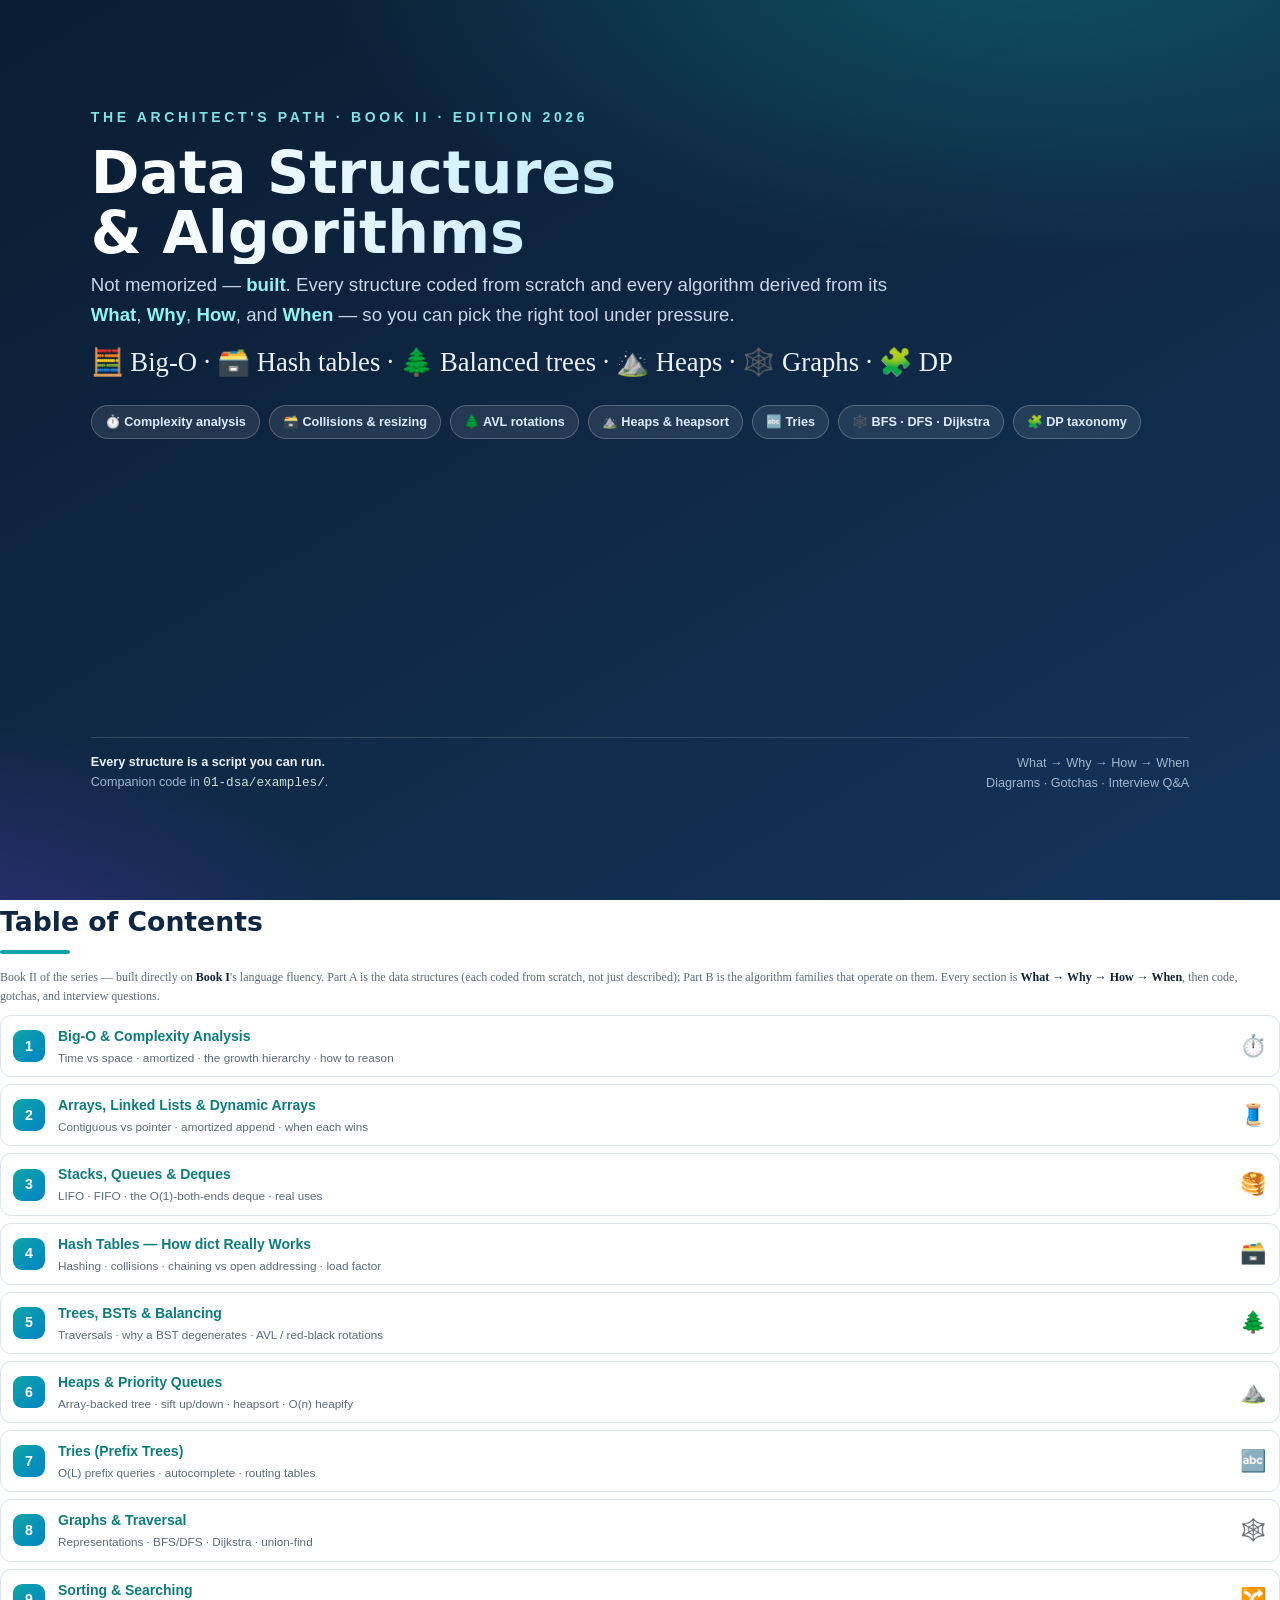
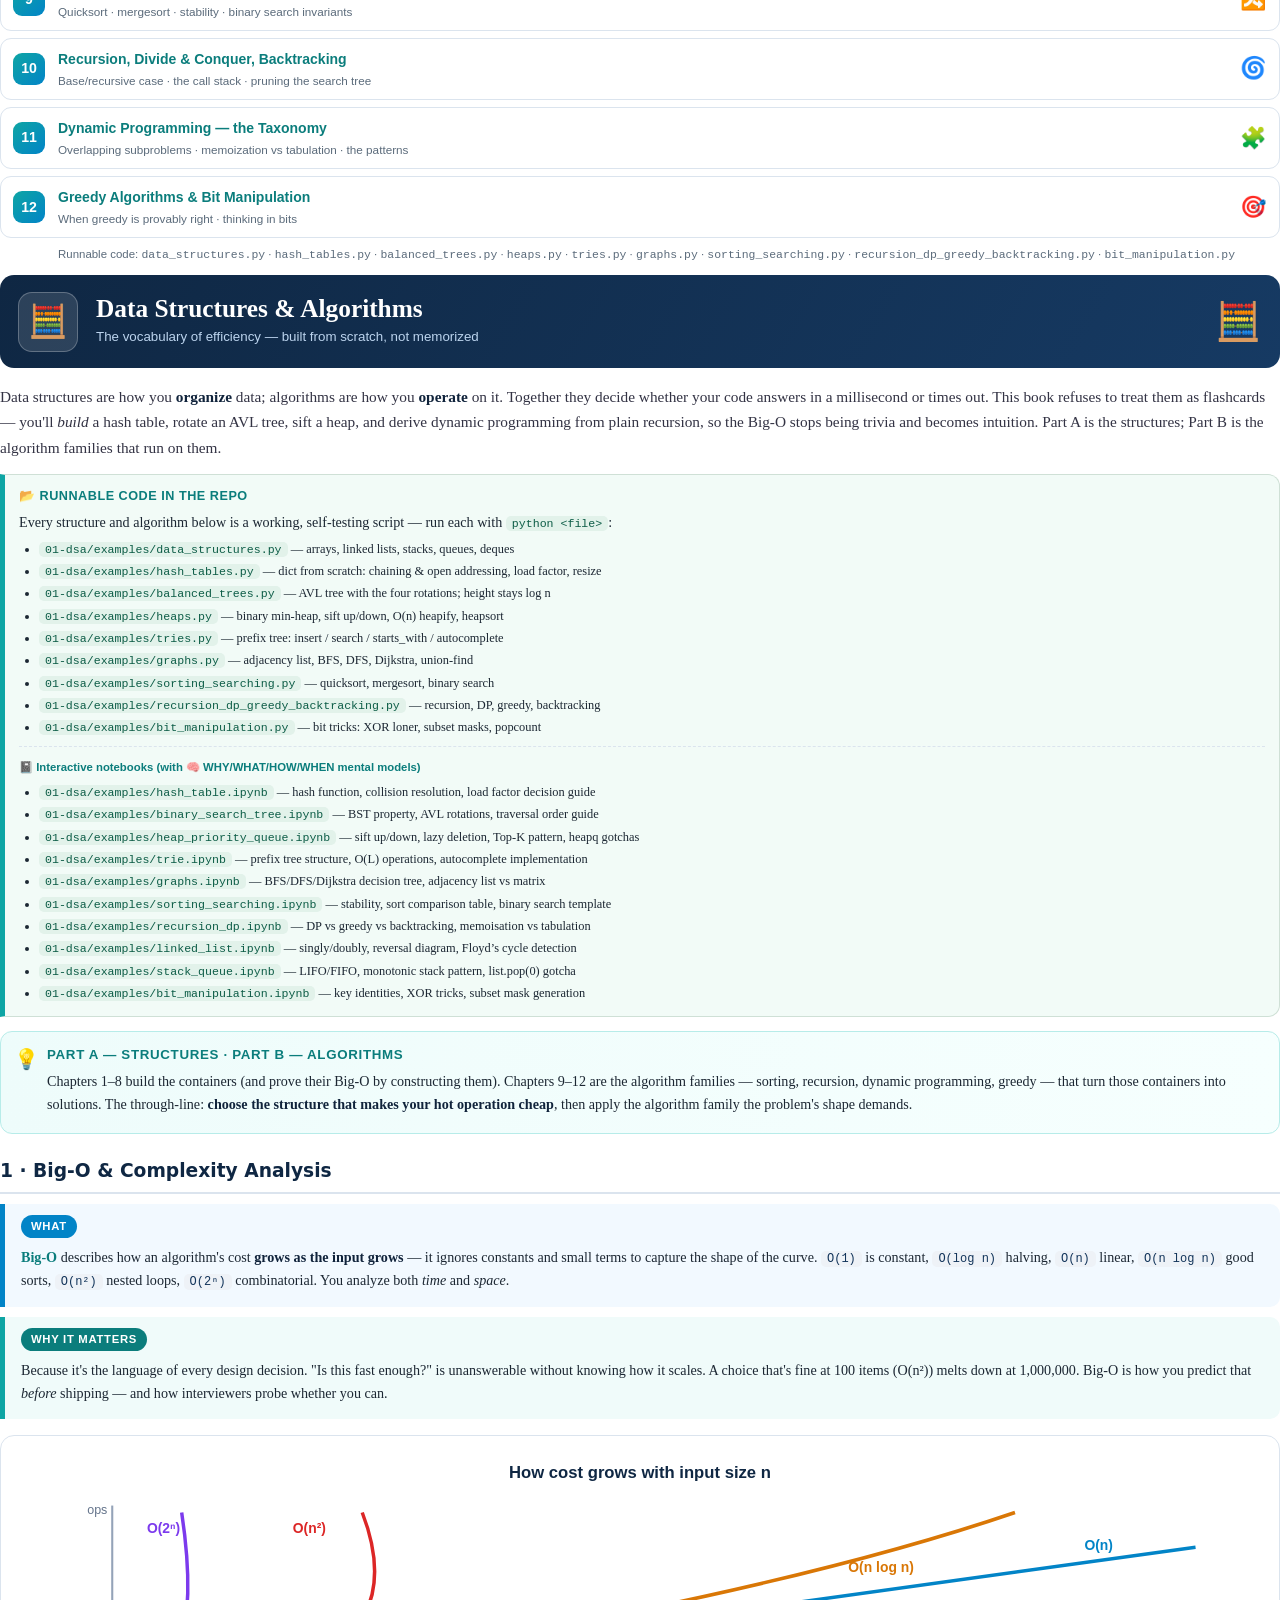
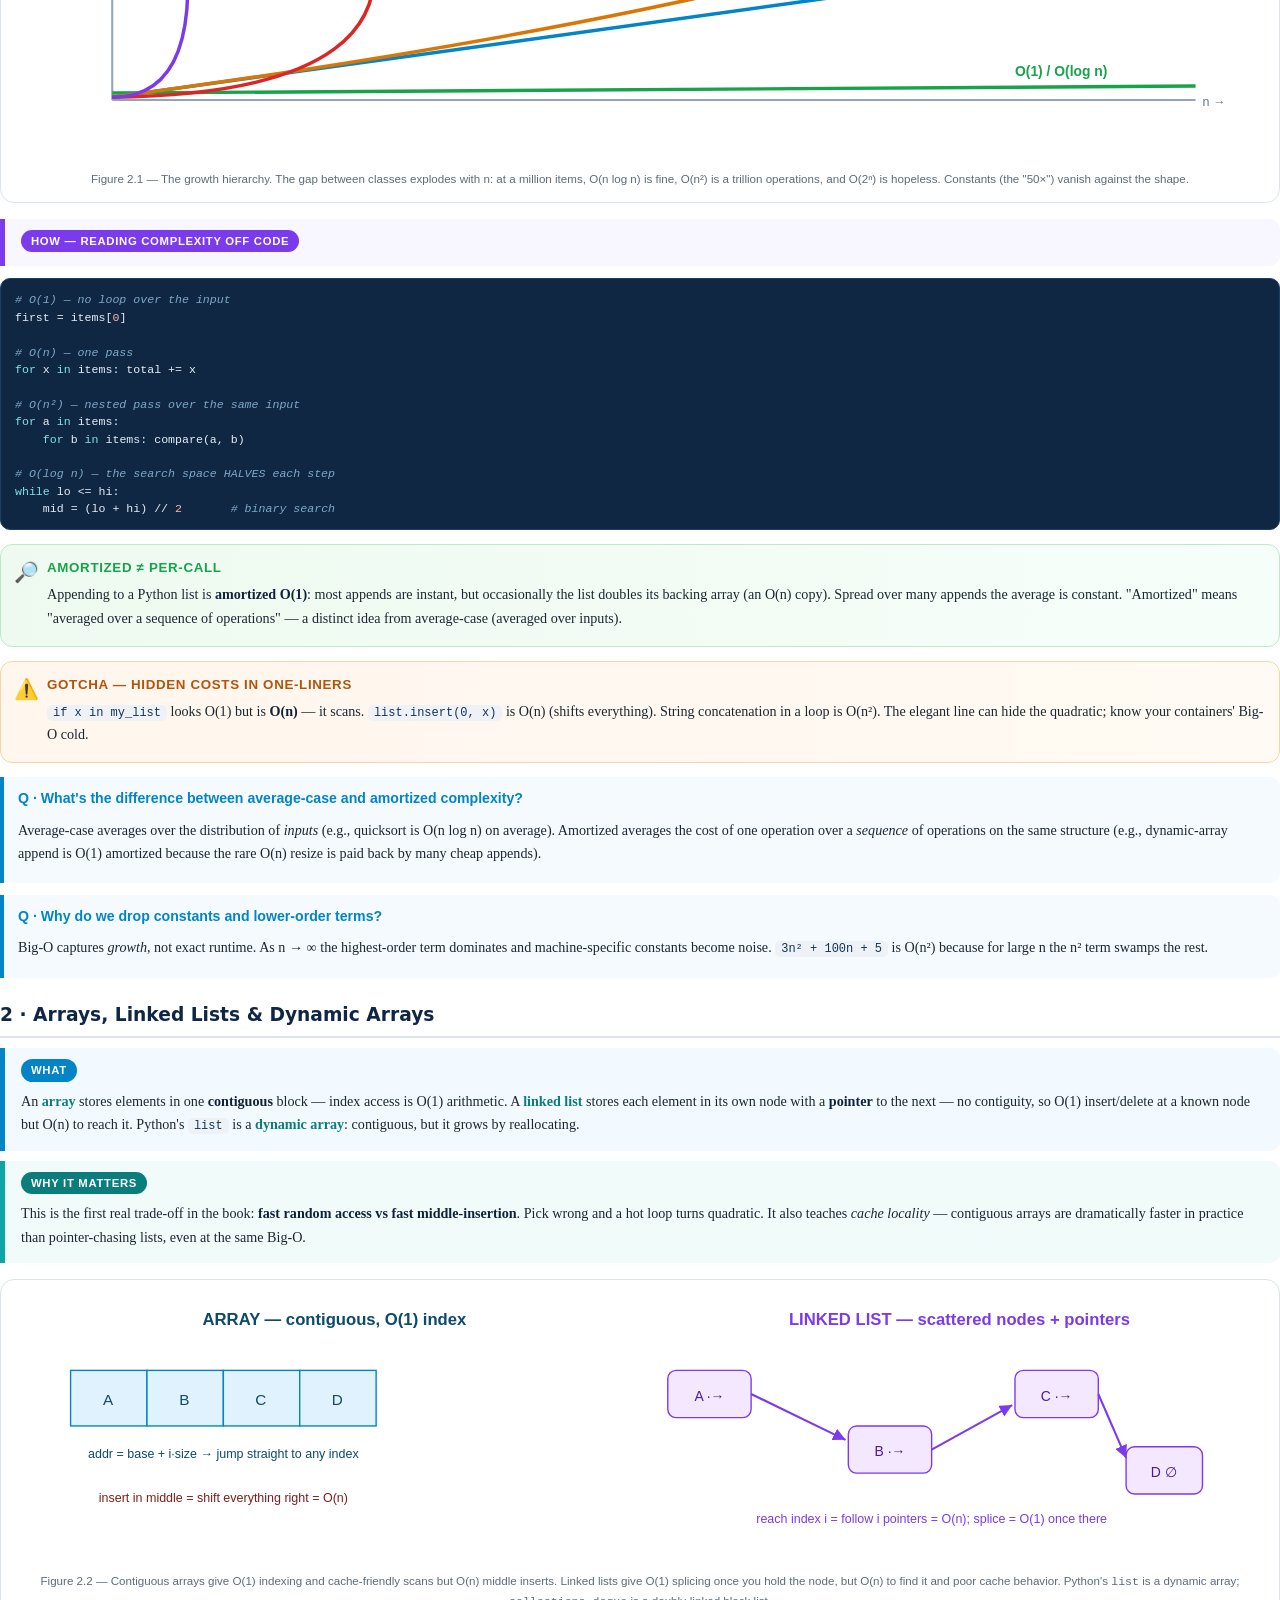
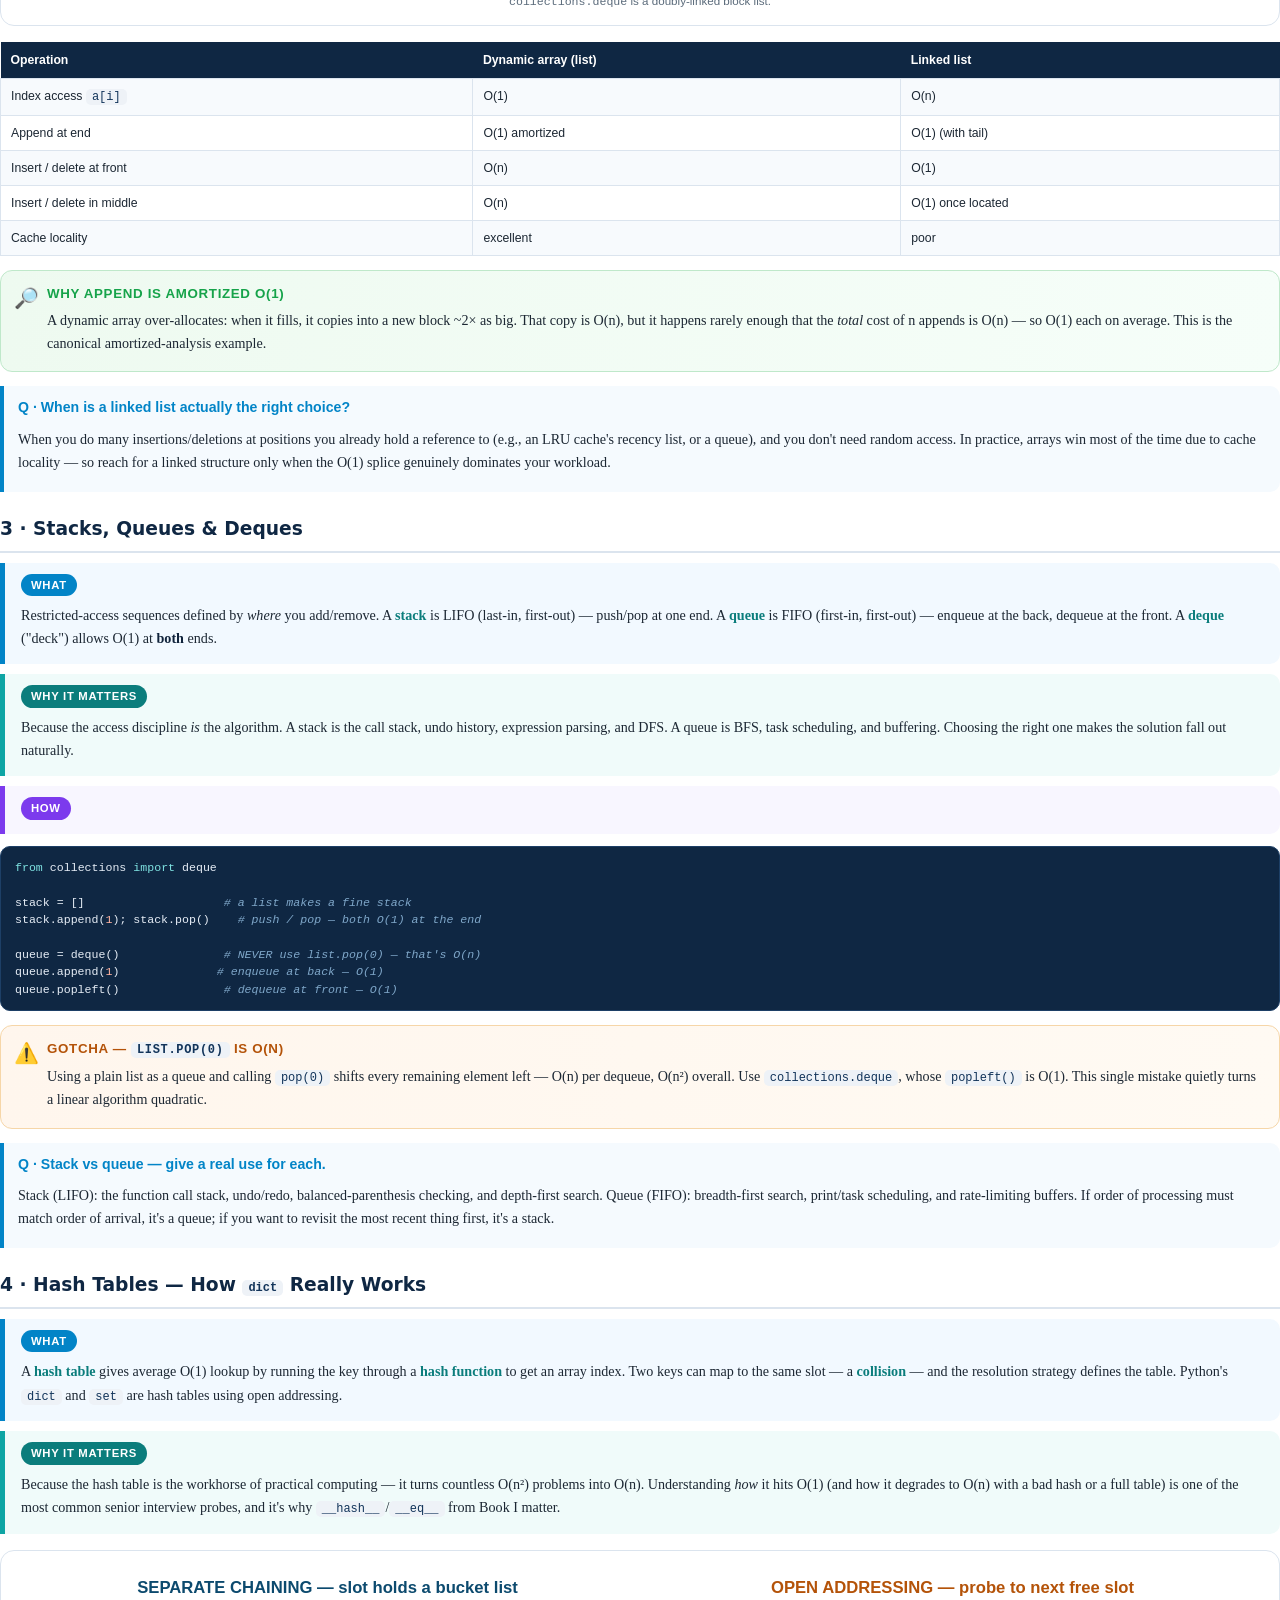
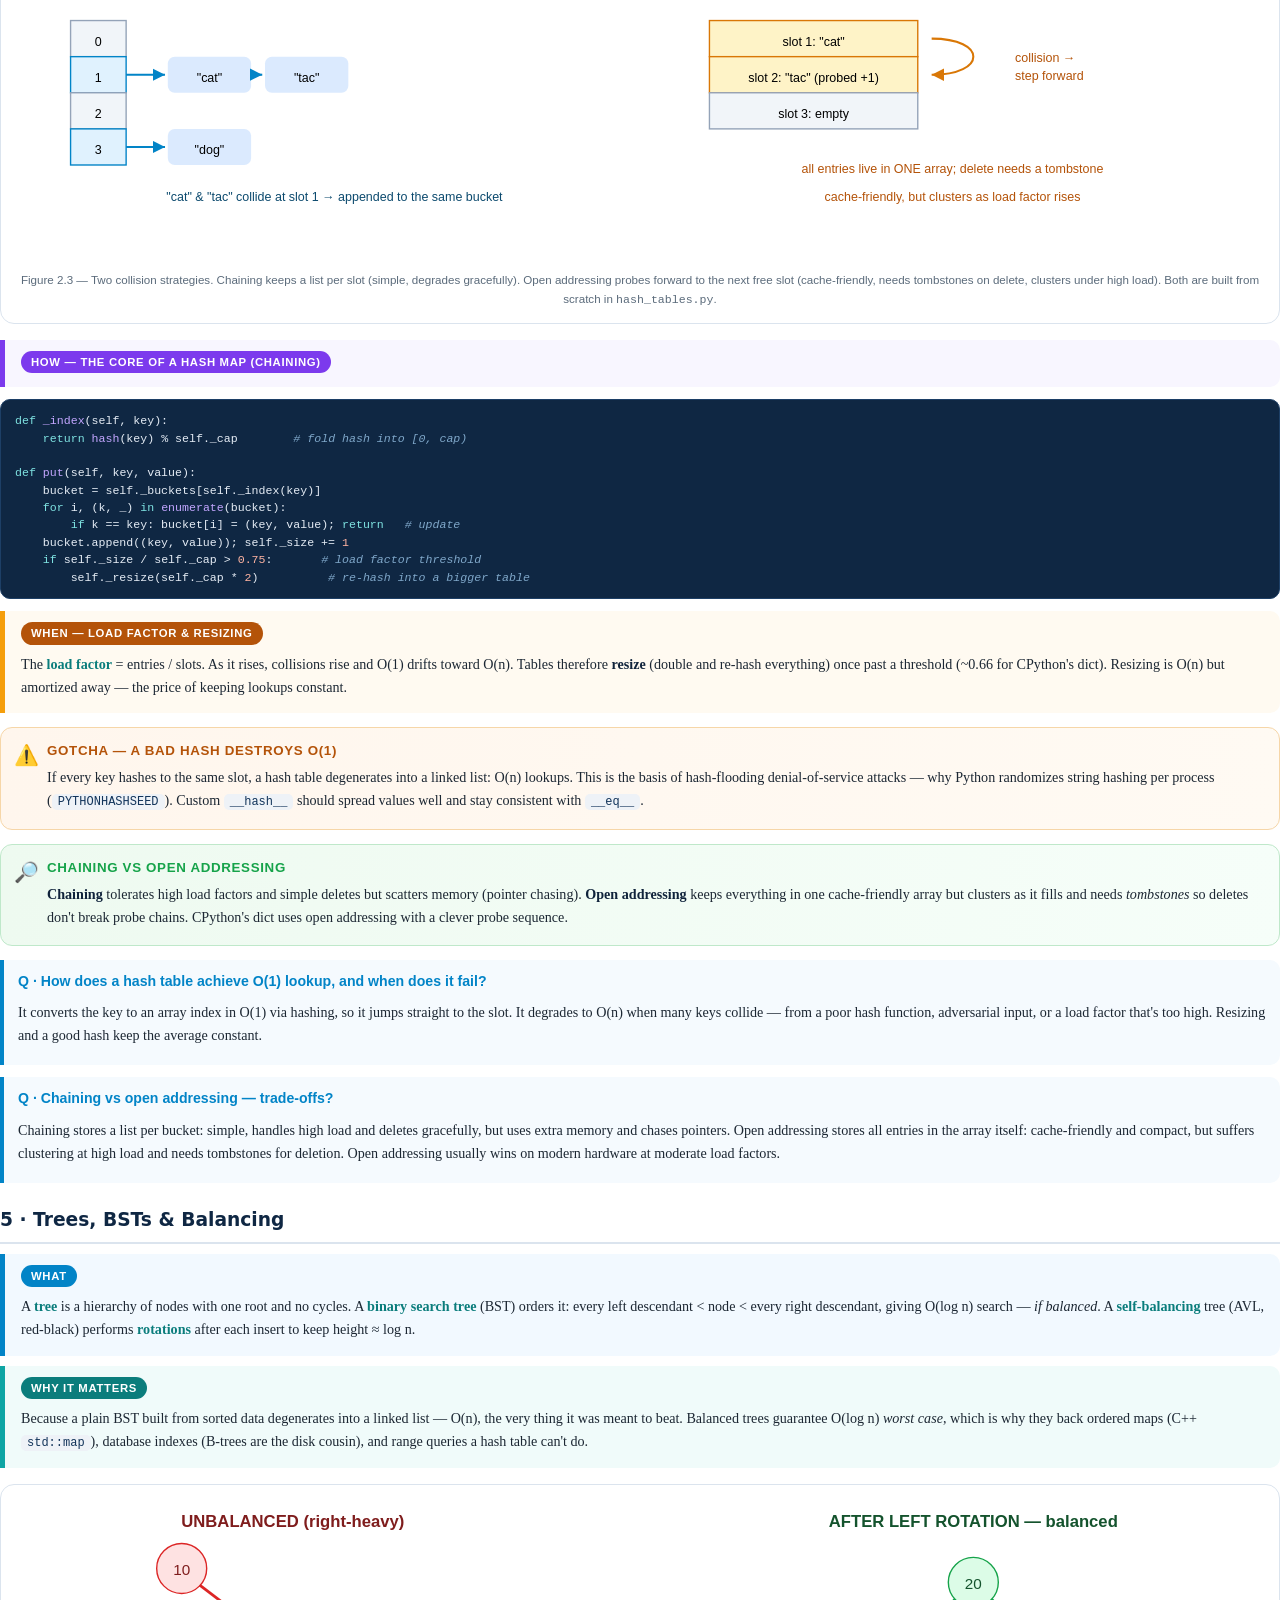
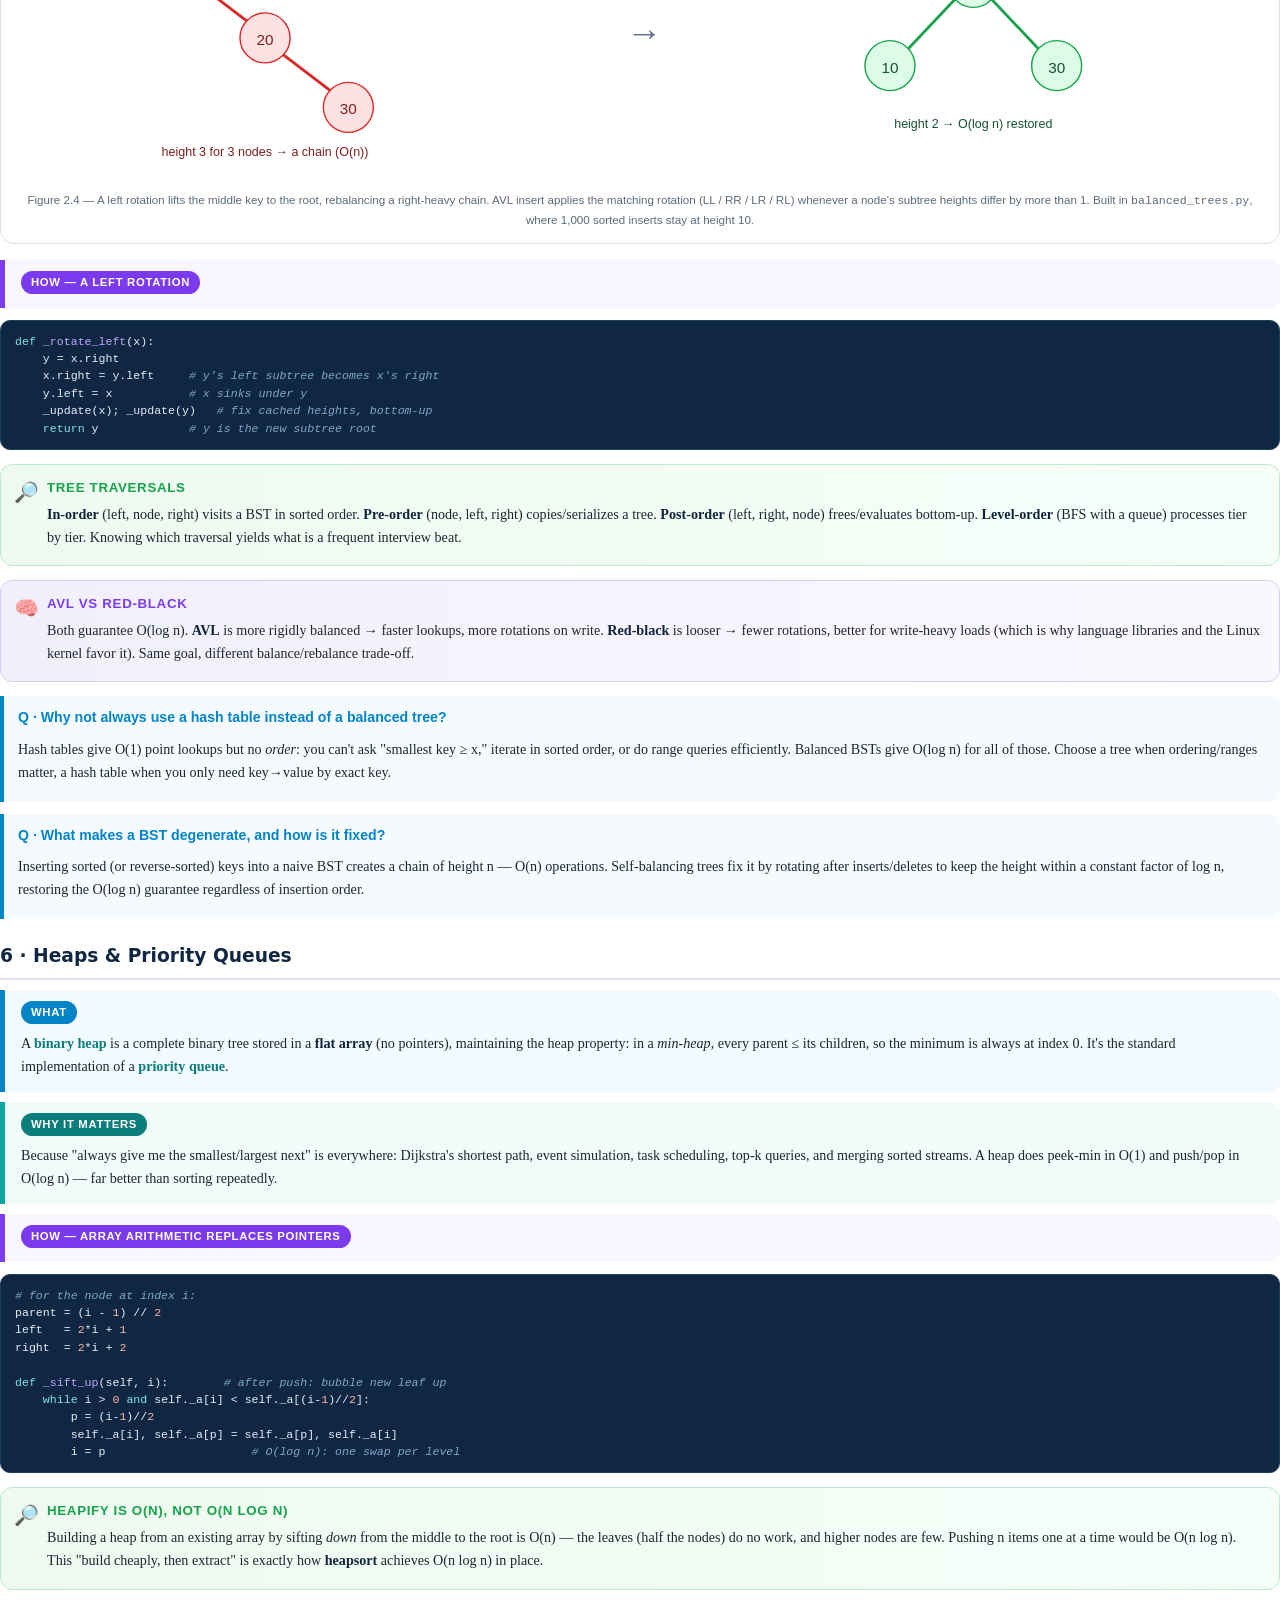
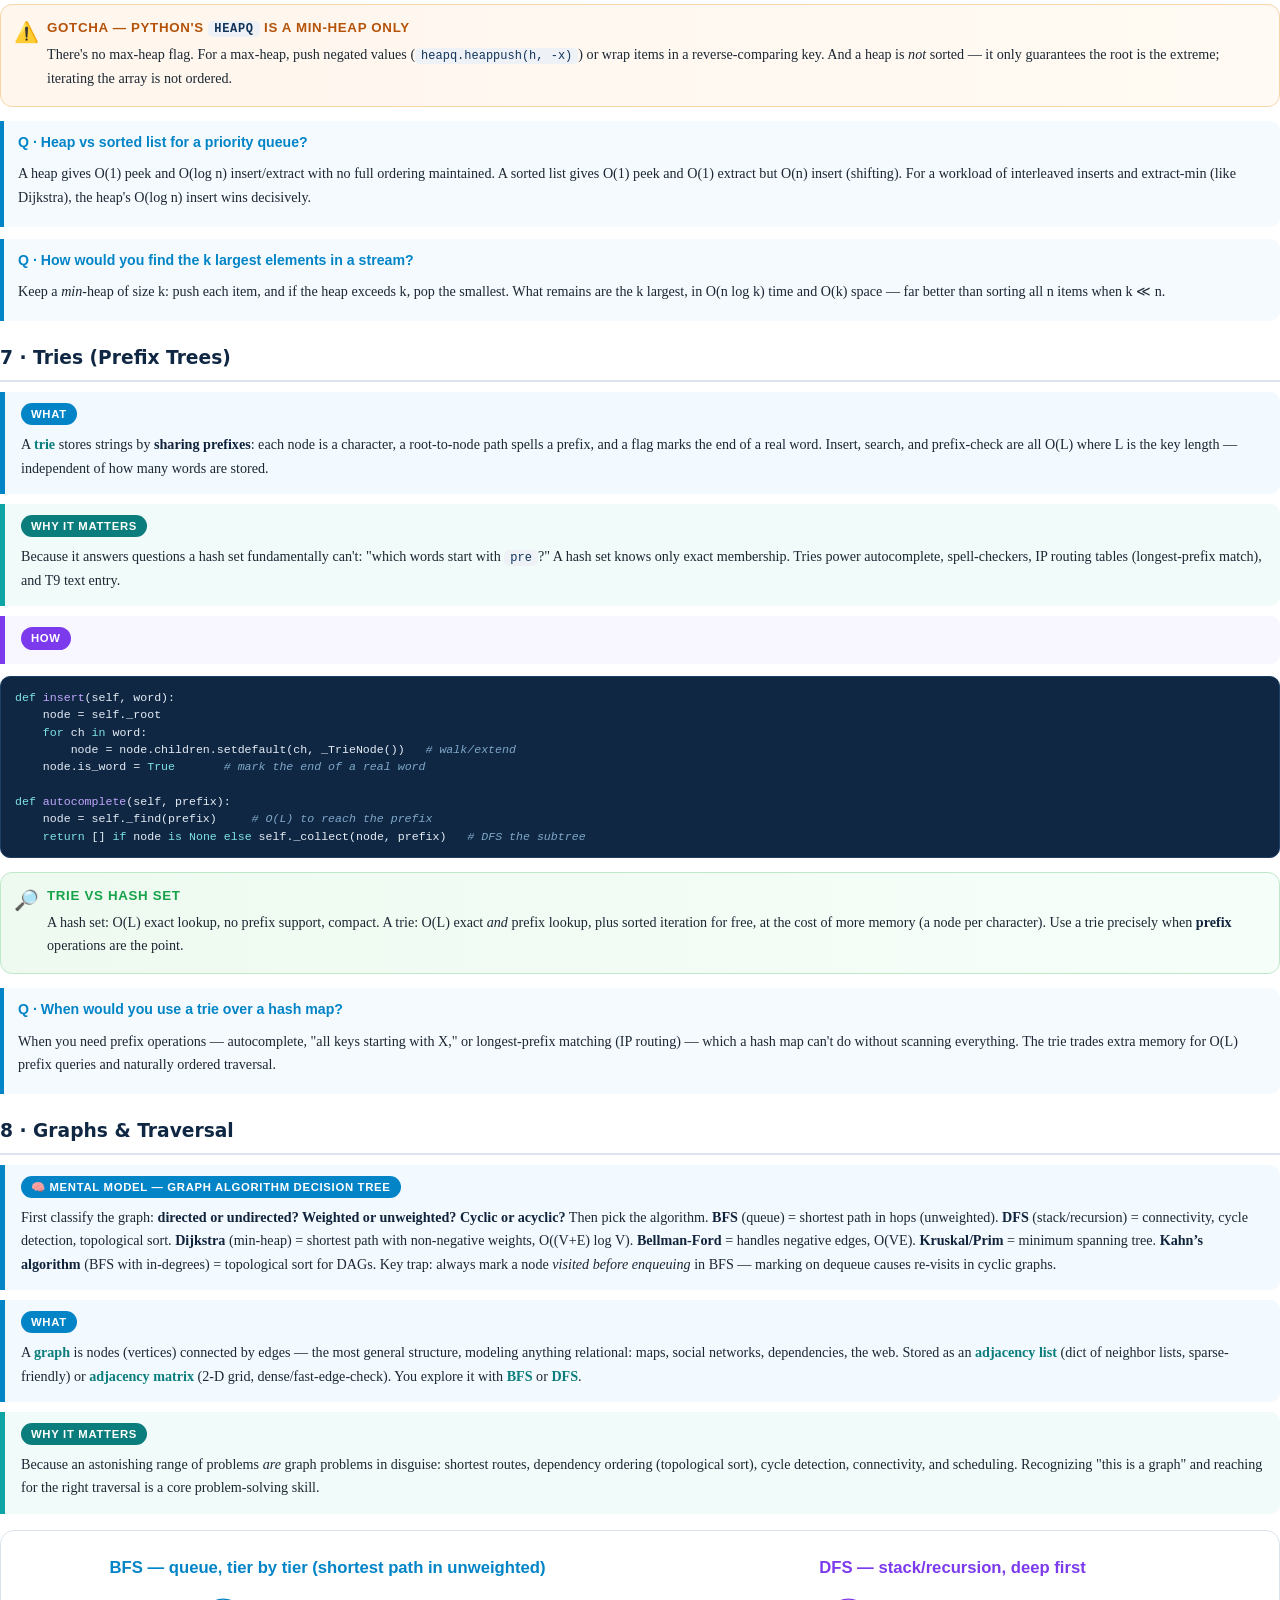
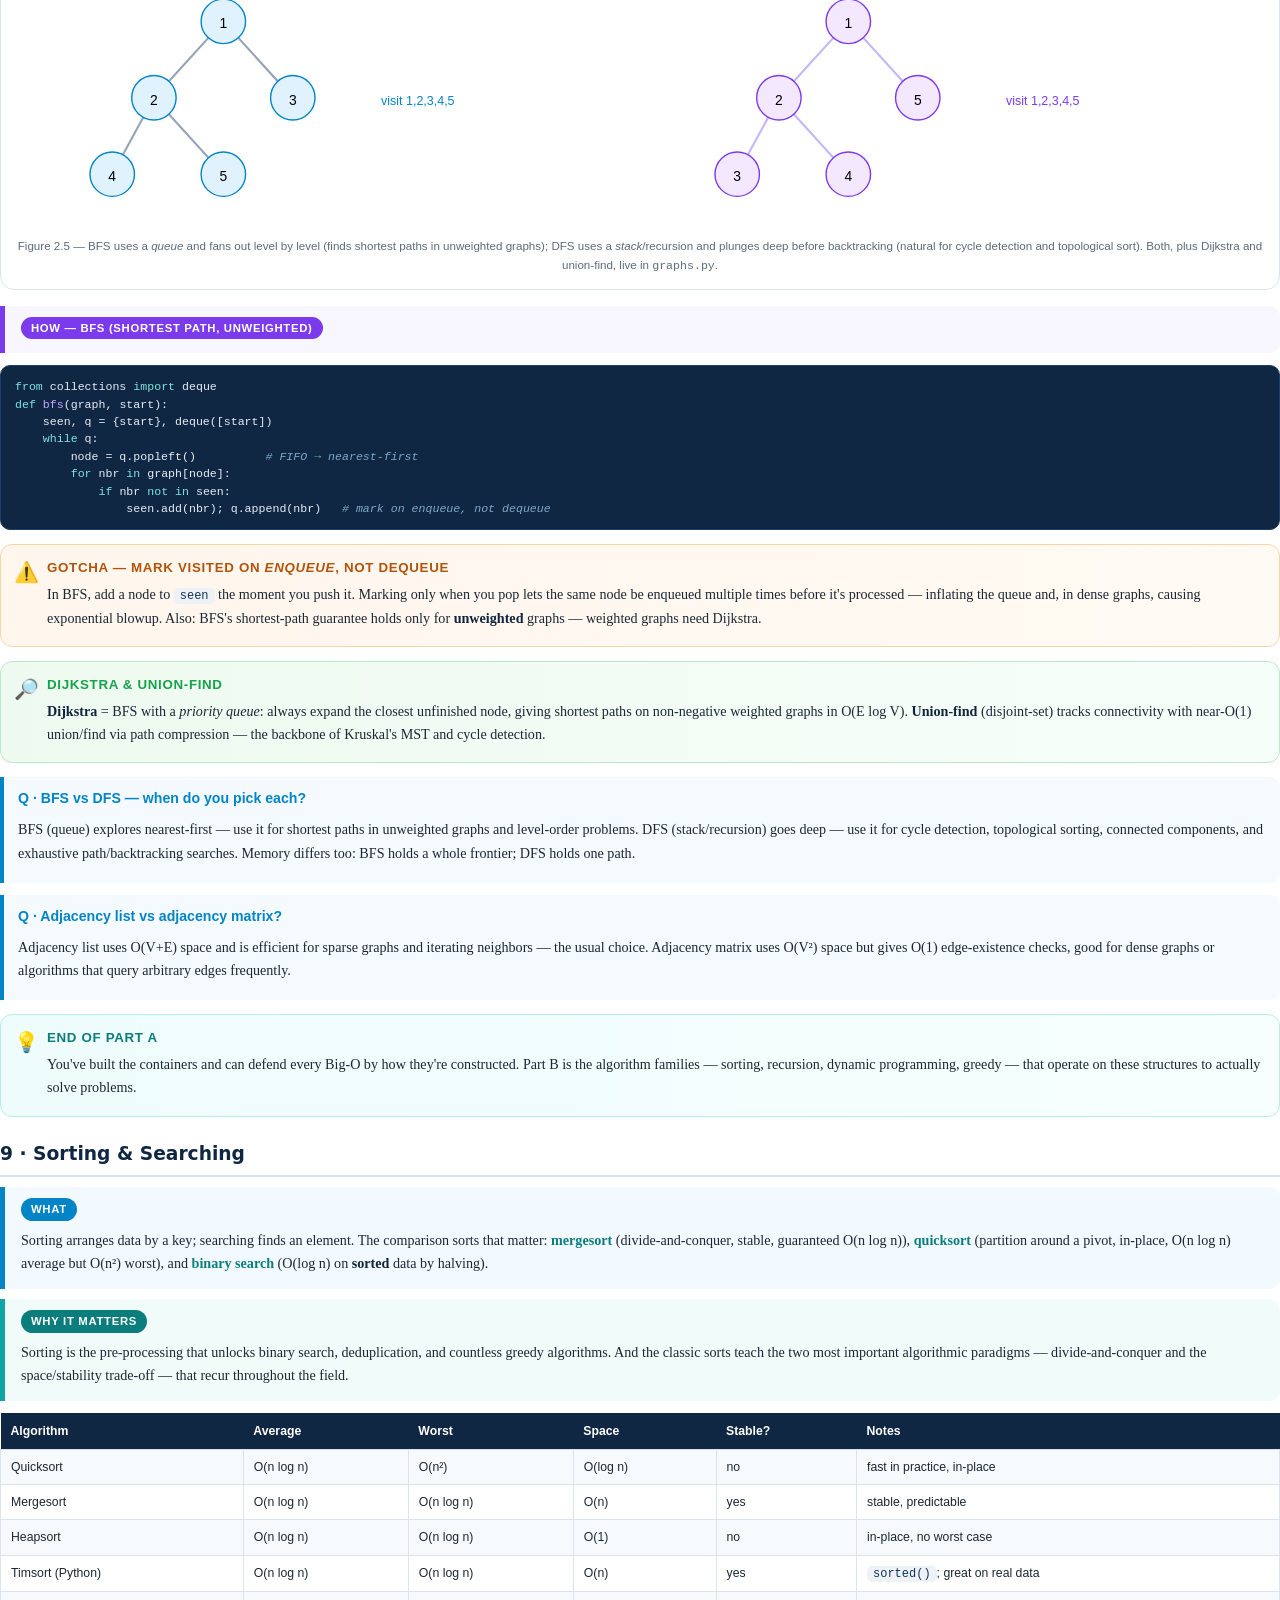
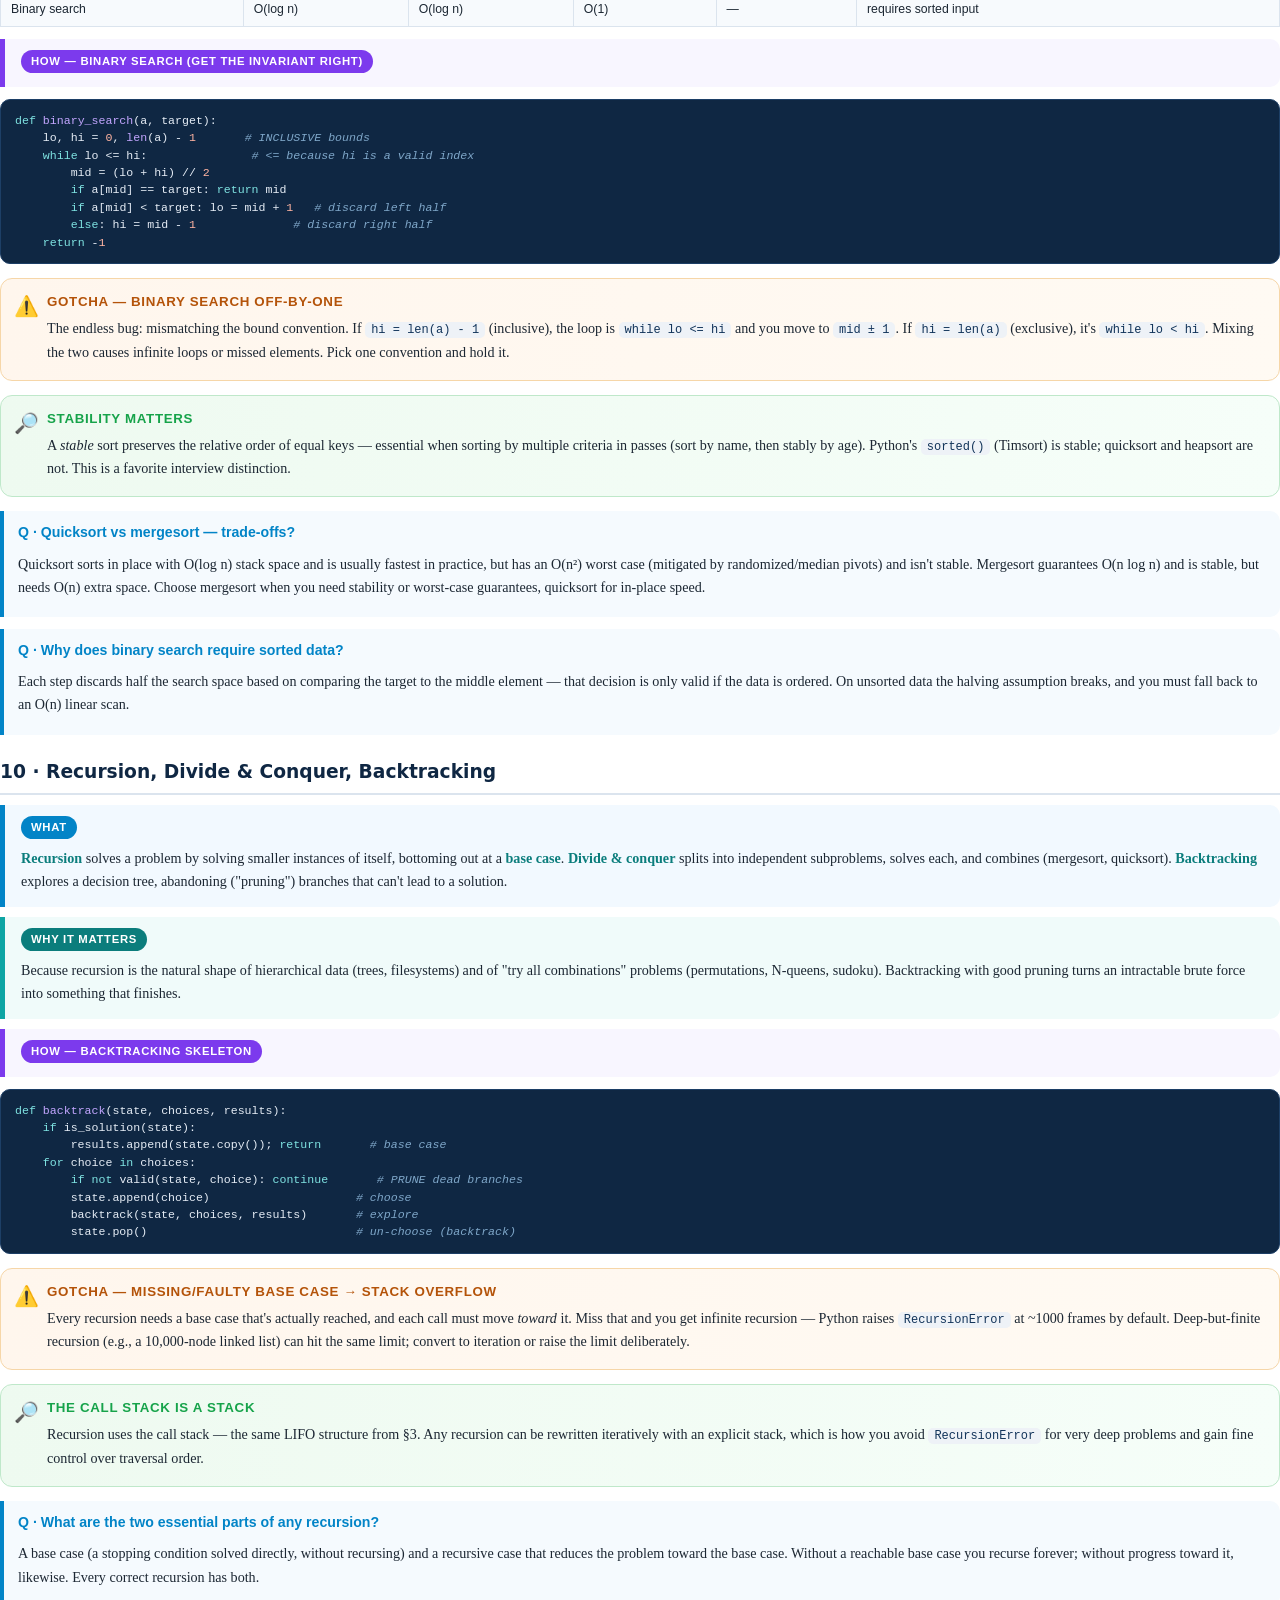
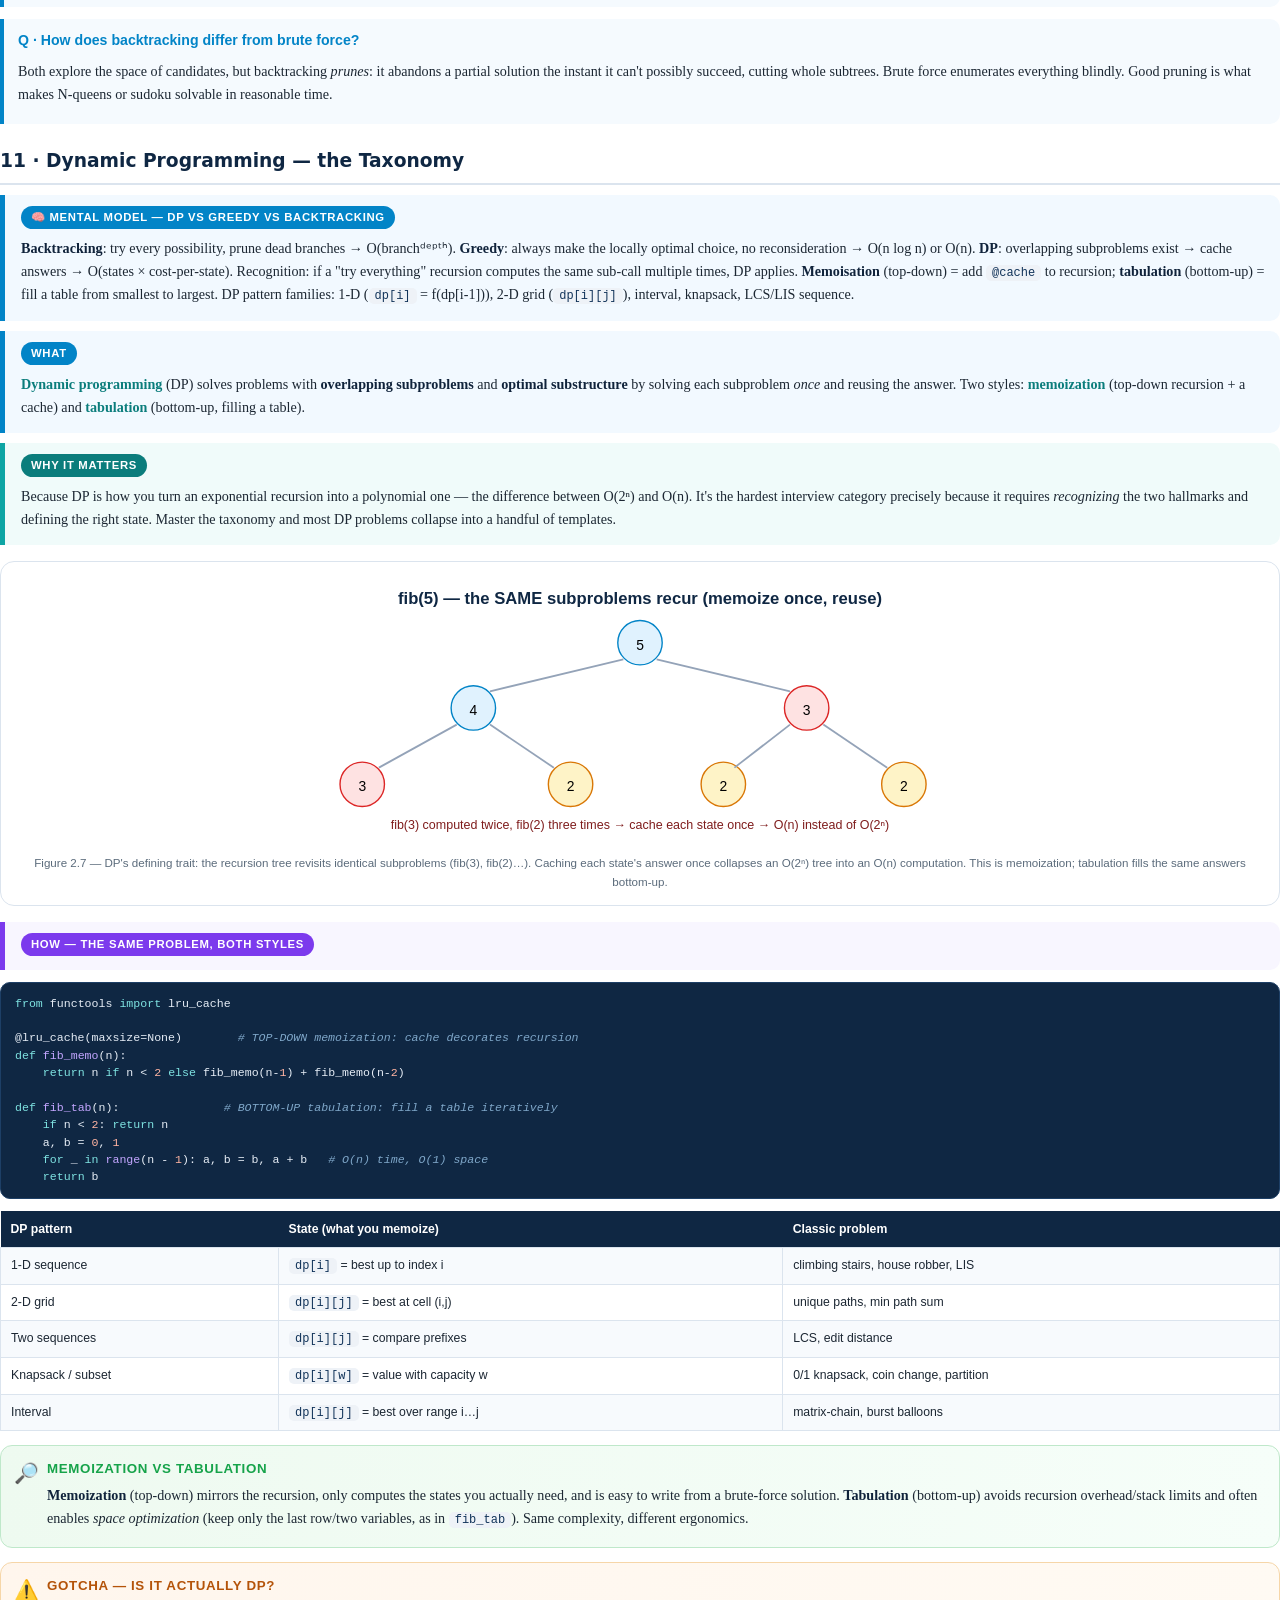
<file: study-guide/book-2-dsa.html>
<!DOCTYPE html>
<html lang="en">
<head>
<meta charset="utf-8">
<title>Data Structures &amp; Algorithms — The Architect's Path, Book II</title>
<link rel="stylesheet" href="architects-path.css">
</head>
<body>

<!-- ============================ COVER ============================ -->
<section class="cover">
  <div>
    <div class="kicker">The Architect's Path · Book II · Edition 2026</div>
    <h1>Data Structures<br>&amp; Algorithms</h1>
    <div class="sub">Not memorized — <strong style="color:#8ff4ee">built</strong>. Every structure coded from scratch and every algorithm derived from its <strong style="color:#8ff4ee">What</strong>, <strong style="color:#8ff4ee">Why</strong>, <strong style="color:#8ff4ee">How</strong>, and <strong style="color:#8ff4ee">When</strong> — so you can pick the right tool under pressure.</div>
    <div class="stackrow">🧮 Big-O · 🗃️ Hash tables · 🌲 Balanced trees · ⛰️ Heaps · 🕸️ Graphs · 🧩 DP</div>
    <div class="badges">
      <span class="badge">⏱️ Complexity analysis</span>
      <span class="badge">🗃️ Collisions &amp; resizing</span>
      <span class="badge">🌲 AVL rotations</span>
      <span class="badge">⛰️ Heaps &amp; heapsort</span>
      <span class="badge">🔤 Tries</span>
      <span class="badge">🕸️ BFS · DFS · Dijkstra</span>
      <span class="badge">🧩 DP taxonomy</span>
    </div>
  </div>
  <div class="foot">
    <div><strong style="color:#eaf2fb">Every structure is a script you can run.</strong><br>Companion code in <code style="color:#cfe0d6">01-dsa/examples/</code>.</div>
    <div style="text-align:right">What → Why → How → When<br>Diagrams · Gotchas · Interview Q&amp;A</div>
  </div>
</section>

<!-- ============================ TOC ============================ -->
<section class="toc">
  <h2>Table of Contents</h2>
  <div class="rule"></div>
  <p class="small">Book II of the series — built directly on <strong>Book I</strong>'s language fluency. Part&nbsp;A is the data structures (each coded from scratch, not just described); Part&nbsp;B is the algorithm families that operate on them. Every section is <strong>What → Why → How → When</strong>, then code, gotchas, and interview questions.</p>
  <ol>
    <li><span class="n">1</span><div><div class="tt"><a href="#s1">Big-O &amp; Complexity Analysis</a></div><div class="dd">Time vs space · amortized · the growth hierarchy · how to reason</div></div><span class="ic">⏱️</span></li>
    <li><span class="n">2</span><div><div class="tt"><a href="#s2">Arrays, Linked Lists &amp; Dynamic Arrays</a></div><div class="dd">Contiguous vs pointer · amortized append · when each wins</div></div><span class="ic">🧵</span></li>
    <li><span class="n">3</span><div><div class="tt"><a href="#s3">Stacks, Queues &amp; Deques</a></div><div class="dd">LIFO · FIFO · the O(1)-both-ends deque · real uses</div></div><span class="ic">🥞</span></li>
    <li><span class="n">4</span><div><div class="tt"><a href="#s4">Hash Tables — How dict Really Works</a></div><div class="dd">Hashing · collisions · chaining vs open addressing · load factor</div></div><span class="ic">🗃️</span></li>
    <li><span class="n">5</span><div><div class="tt"><a href="#s5">Trees, BSTs &amp; Balancing</a></div><div class="dd">Traversals · why a BST degenerates · AVL / red-black rotations</div></div><span class="ic">🌲</span></li>
    <li><span class="n">6</span><div><div class="tt"><a href="#s6">Heaps &amp; Priority Queues</a></div><div class="dd">Array-backed tree · sift up/down · heapsort · O(n) heapify</div></div><span class="ic">⛰️</span></li>
    <li><span class="n">7</span><div><div class="tt"><a href="#s7">Tries (Prefix Trees)</a></div><div class="dd">O(L) prefix queries · autocomplete · routing tables</div></div><span class="ic">🔤</span></li>
    <li><span class="n">8</span><div><div class="tt"><a href="#s8">Graphs &amp; Traversal</a></div><div class="dd">Representations · BFS/DFS · Dijkstra · union-find</div></div><span class="ic">🕸️</span></li>
    <li><span class="n">9</span><div><div class="tt"><a href="#s9">Sorting &amp; Searching</a></div><div class="dd">Quicksort · mergesort · stability · binary search invariants</div></div><span class="ic">🔀</span></li>
    <li><span class="n">10</span><div><div class="tt"><a href="#s10">Recursion, Divide &amp; Conquer, Backtracking</a></div><div class="dd">Base/recursive case · the call stack · pruning the search tree</div></div><span class="ic">🌀</span></li>
    <li><span class="n">11</span><div><div class="tt"><a href="#s11">Dynamic Programming — the Taxonomy</a></div><div class="dd">Overlapping subproblems · memoization vs tabulation · the patterns</div></div><span class="ic">🧩</span></li>
    <li><span class="n">12</span><div><div class="tt"><a href="#s12">Greedy Algorithms &amp; Bit Manipulation</a></div><div class="dd">When greedy is provably right · thinking in bits</div></div><span class="ic">🎯</span></li>
  </ol>
  <div class="subitems">Runnable code: <code>data_structures.py</code> · <code>hash_tables.py</code> · <code>balanced_trees.py</code> · <code>heaps.py</code> · <code>tries.py</code> · <code>graphs.py</code> · <code>sorting_searching.py</code> · <code>recursion_dp_greedy_backtracking.py</code> · <code>bit_manipulation.py</code></div>
</section>

<!-- ============================ CHAPTER SHELL ============================ -->
<section class="chapter" id="s0">
  <div class="ch-head">
    <div class="num">🧮</div>
    <div><div class="t">Data Structures &amp; Algorithms</div>
    <div class="s">The vocabulary of efficiency — built from scratch, not memorized</div></div>
    <div class="ico">🧮</div>
  </div>

  <p class="lead">Data structures are how you <strong>organize</strong> data; algorithms are how you <strong>operate</strong> on it. Together they decide whether your code answers in a millisecond or times out. This book refuses to treat them as flashcards — you'll <em>build</em> a hash table, rotate an AVL tree, sift a heap, and derive dynamic programming from plain recursion, so the Big-O stops being trivia and becomes intuition. Part&nbsp;A is the structures; Part&nbsp;B is the algorithm families that run on them.</p>

  <div class="coderef"><div class="h">📂 Runnable code in the repo</div><p style="margin:0 0 3px">Every structure and algorithm below is a working, self-testing script — run each with <span class="path">python &lt;file&gt;</span>:</p>
  <ul>
    <li><span class="path">01-dsa/examples/data_structures.py</span> — arrays, linked lists, stacks, queues, deques</li>
    <li><span class="path">01-dsa/examples/hash_tables.py</span> — dict from scratch: chaining &amp; open addressing, load factor, resize</li>
    <li><span class="path">01-dsa/examples/balanced_trees.py</span> — AVL tree with the four rotations; height stays log&nbsp;n</li>
    <li><span class="path">01-dsa/examples/heaps.py</span> — binary min-heap, sift up/down, O(n) heapify, heapsort</li>
    <li><span class="path">01-dsa/examples/tries.py</span> — prefix tree: insert / search / starts_with / autocomplete</li>
    <li><span class="path">01-dsa/examples/graphs.py</span> — adjacency list, BFS, DFS, Dijkstra, union-find</li>
    <li><span class="path">01-dsa/examples/sorting_searching.py</span> — quicksort, mergesort, binary search</li>
    <li><span class="path">01-dsa/examples/recursion_dp_greedy_backtracking.py</span> — recursion, DP, greedy, backtracking</li>
    <li><span class="path">01-dsa/examples/bit_manipulation.py</span> — bit tricks: XOR loner, subset masks, popcount</li>
  </ul>
  <div style="margin-top:8px;border-top:1px dashed var(--line);padding-top:8px">
  <span style="font-family:'Segoe UI',sans-serif;font-size:8.5pt;font-weight:700;color:var(--teal-d)">📓 Interactive notebooks (with 🧠 WHY/WHAT/HOW/WHEN mental models)</span>
  <ul style="margin-top:4px">
    <li><span class="path">01-dsa/examples/hash_table.ipynb</span> — hash function, collision resolution, load factor decision guide</li>
    <li><span class="path">01-dsa/examples/binary_search_tree.ipynb</span> — BST property, AVL rotations, traversal order guide</li>
    <li><span class="path">01-dsa/examples/heap_priority_queue.ipynb</span> — sift up/down, lazy deletion, Top-K pattern, heapq gotchas</li>
    <li><span class="path">01-dsa/examples/trie.ipynb</span> — prefix tree structure, O(L) operations, autocomplete implementation</li>
    <li><span class="path">01-dsa/examples/graphs.ipynb</span> — BFS/DFS/Dijkstra decision tree, adjacency list vs matrix</li>
    <li><span class="path">01-dsa/examples/sorting_searching.ipynb</span> — stability, sort comparison table, binary search template</li>
    <li><span class="path">01-dsa/examples/recursion_dp.ipynb</span> — DP vs greedy vs backtracking, memoisation vs tabulation</li>
    <li><span class="path">01-dsa/examples/linked_list.ipynb</span> — singly/doubly, reversal diagram, Floyd’s cycle detection</li>
    <li><span class="path">01-dsa/examples/stack_queue.ipynb</span> — LIFO/FIFO, monotonic stack pattern, list.pop(0) gotcha</li>
    <li><span class="path">01-dsa/examples/bit_manipulation.ipynb</span> — key identities, XOR tricks, subset mask generation</li>
  </ul></div>
  </div>

  <div class="box bigidea"><span class="ic">💡</span><div class="h">Part A — Structures · Part B — Algorithms</div>
  <p>Chapters 1–8 build the containers (and prove their Big-O by constructing them). Chapters 9–12 are the algorithm families — sorting, recursion, dynamic programming, greedy — that turn those containers into solutions. The through-line: <strong>choose the structure that makes your hot operation cheap</strong>, then apply the algorithm family the problem's shape demands.</p></div>

  <!-- ===================== 1 : BIG-O ===================== -->
  <h2 class="sec" id="s1">1 · Big-O &amp; Complexity Analysis</h2>

  <div class="def what"><span class="lab">What</span><p><em class="term">Big-O</em> describes how an algorithm's cost <strong>grows as the input grows</strong> — it ignores constants and small terms to capture the shape of the curve. <code class="inl">O(1)</code> is constant, <code class="inl">O(log n)</code> halving, <code class="inl">O(n)</code> linear, <code class="inl">O(n log n)</code> good sorts, <code class="inl">O(n²)</code> nested loops, <code class="inl">O(2ⁿ)</code> combinatorial. You analyze both <em>time</em> and <em>space</em>.</p></div>

  <div class="def why"><span class="lab">Why it matters</span><p>Because it's the language of every design decision. "Is this fast enough?" is unanswerable without knowing how it scales. A choice that's fine at 100 items (O(n²)) melts down at 1,000,000. Big-O is how you predict that <em>before</em> shipping — and how interviewers probe whether you can.</p></div>

  <figure class="fig-card">
    <svg viewBox="0 0 900 220" role="img" aria-label="Big-O growth curves">
      <g font-family="Segoe UI,sans-serif">
        <text x="450" y="20" text-anchor="middle" font-size="12" font-weight="800" fill="#0f2743">How cost grows with input size n</text>
        <line x1="70" y1="180" x2="850" y2="180" stroke="#94a3b8" stroke-width="1.5"/>
        <line x1="70" y1="180" x2="70" y2="40" stroke="#94a3b8" stroke-width="1.5"/>
        <text x="855" y="184" font-size="9" fill="#64748b">n →</text>
        <text x="52" y="46" font-size="9" fill="#64748b">ops</text>
        <path d="M70,175 L850,170" fill="none" stroke="#16a34a" stroke-width="2.5"/>
        <text x="720" y="163" font-size="10" fill="#16a34a" font-weight="700">O(1) / O(log n)</text>
        <path d="M70,178 L850,70" fill="none" stroke="#0284c7" stroke-width="2.5"/>
        <text x="770" y="72" font-size="10" fill="#0284c7" font-weight="700">O(n)</text>
        <path d="M70,178 Q500,120 720,45" fill="none" stroke="#d97706" stroke-width="2.5"/>
        <text x="600" y="88" font-size="10" fill="#d97706" font-weight="700">O(n log n)</text>
        <path d="M70,178 Q300,175 250,45" fill="none" stroke="#dc2626" stroke-width="2.5"/>
        <text x="200" y="60" font-size="10" fill="#dc2626" font-weight="700">O(n²)</text>
        <path d="M70,178 Q140,178 120,45" fill="none" stroke="#7c3aed" stroke-width="2.5"/>
        <text x="95" y="60" font-size="10" fill="#7c3aed" font-weight="700">O(2ⁿ)</text>
      </g>
    </svg>
    <figcaption>Figure 2.1 — The growth hierarchy. The gap between classes explodes with n: at a million items, O(n log n) is fine, O(n²) is a trillion operations, and O(2ⁿ) is hopeless. Constants (the "50×") vanish against the shape.</figcaption>
  </figure>

  <div class="def how"><span class="lab">How — reading complexity off code</span></div>
<pre><span class="c"># O(1) — no loop over the input</span>
first = items[<span class="n">0</span>]

<span class="c"># O(n) — one pass</span>
<span class="k">for</span> x <span class="k">in</span> items: total += x

<span class="c"># O(n²) — nested pass over the same input</span>
<span class="k">for</span> a <span class="k">in</span> items:
    <span class="k">for</span> b <span class="k">in</span> items: compare(a, b)

<span class="c"># O(log n) — the search space HALVES each step</span>
<span class="k">while</span> lo &lt;= hi:
    mid = (lo + hi) // <span class="n">2</span>       <span class="c"># binary search</span></pre>

  <div class="box insight"><span class="ic">🔎</span><div class="h">Amortized ≠ per-call</div>
  <p>Appending to a Python list is <strong>amortized O(1)</strong>: most appends are instant, but occasionally the list doubles its backing array (an O(n) copy). Spread over many appends the average is constant. "Amortized" means "averaged over a sequence of operations" — a distinct idea from average-case (averaged over inputs).</p></div>

  <div class="box gotcha"><span class="ic">⚠️</span><div class="h">Gotcha — hidden costs in one-liners</div>
  <p><code class="inl">if x in my_list</code> looks O(1) but is <strong>O(n)</strong> — it scans. <code class="inl">list.insert(0, x)</code> is O(n) (shifts everything). String concatenation in a loop is O(n²). The elegant line can hide the quadratic; know your containers' Big-O cold.</p></div>

  <div class="qa"><div class="q">Q · What's the difference between average-case and amortized complexity?</div>
  <p>Average-case averages over the distribution of <em>inputs</em> (e.g., quicksort is O(n log n) on average). Amortized averages the cost of one operation over a <em>sequence</em> of operations on the same structure (e.g., dynamic-array append is O(1) amortized because the rare O(n) resize is paid back by many cheap appends).</p></div>

  <div class="qa"><div class="q">Q · Why do we drop constants and lower-order terms?</div>
  <p>Big-O captures <em>growth</em>, not exact runtime. As n → ∞ the highest-order term dominates and machine-specific constants become noise. <code class="inl">3n² + 100n + 5</code> is O(n²) because for large n the n² term swamps the rest.</p></div>

  <!-- ===================== 2 : ARRAYS/LISTS ===================== -->
  <h2 class="sec" id="s2">2 · Arrays, Linked Lists &amp; Dynamic Arrays</h2>

  <div class="def what"><span class="lab">What</span><p>An <em class="term">array</em> stores elements in one <strong>contiguous</strong> block — index access is O(1) arithmetic. A <em class="term">linked list</em> stores each element in its own node with a <strong>pointer</strong> to the next — no contiguity, so O(1) insert/delete at a known node but O(n) to reach it. Python's <code class="inl">list</code> is a <em class="term">dynamic array</em>: contiguous, but it grows by reallocating.</p></div>

  <div class="def why"><span class="lab">Why it matters</span><p>This is the first real trade-off in the book: <strong>fast random access vs fast middle-insertion</strong>. Pick wrong and a hot loop turns quadratic. It also teaches <em>cache locality</em> — contiguous arrays are dramatically faster in practice than pointer-chasing lists, even at the same Big-O.</p></div>

  <figure class="fig-card">
    <svg viewBox="0 0 900 190" role="img" aria-label="Array vs linked list memory layout">
      <g font-family="Segoe UI,sans-serif">
        <text x="230" y="22" text-anchor="middle" font-size="12" font-weight="800" fill="#0c4a6e">ARRAY — contiguous, O(1) index</text>
        <text x="680" y="22" text-anchor="middle" font-size="12" font-weight="800" fill="#7c3aed">LINKED LIST — scattered nodes + pointers</text>
        <g>
          <rect x="40" y="55" width="55" height="40" fill="#e0f2fe" stroke="#0284c7"/><text x="67" y="80" text-anchor="middle" font-size="11" fill="#0c4a6e">A</text>
          <rect x="95" y="55" width="55" height="40" fill="#e0f2fe" stroke="#0284c7"/><text x="122" y="80" text-anchor="middle" font-size="11" fill="#0c4a6e">B</text>
          <rect x="150" y="55" width="55" height="40" fill="#e0f2fe" stroke="#0284c7"/><text x="177" y="80" text-anchor="middle" font-size="11" fill="#0c4a6e">C</text>
          <rect x="205" y="55" width="55" height="40" fill="#e0f2fe" stroke="#0284c7"/><text x="232" y="80" text-anchor="middle" font-size="11" fill="#0c4a6e">D</text>
          <text x="150" y="118" text-anchor="middle" font-size="9" fill="#0c4a6e">addr = base + i·size → jump straight to any index</text>
          <text x="150" y="150" text-anchor="middle" font-size="9" fill="#7f1d1d">insert in middle = shift everything right = O(n)</text>
        </g>
        <g>
          <rect x="470" y="55" width="60" height="34" rx="6" fill="#f3e8ff" stroke="#7c3aed"/><text x="500" y="77" text-anchor="middle" font-size="10" fill="#4c1d95">A ·→</text>
          <rect x="600" y="95" width="60" height="34" rx="6" fill="#f3e8ff" stroke="#7c3aed"/><text x="630" y="117" text-anchor="middle" font-size="10" fill="#4c1d95">B ·→</text>
          <rect x="720" y="55" width="60" height="34" rx="6" fill="#f3e8ff" stroke="#7c3aed"/><text x="750" y="77" text-anchor="middle" font-size="10" fill="#4c1d95">C ·→</text>
          <rect x="800" y="110" width="55" height="34" rx="6" fill="#f3e8ff" stroke="#7c3aed"/><text x="827" y="132" text-anchor="middle" font-size="10" fill="#4c1d95">D ∅</text>
          <path d="M530,72 L598,105" stroke="#7c3aed" stroke-width="1.5" marker-end="url(#ar2)"/>
          <path d="M660,112 L718,80" stroke="#7c3aed" stroke-width="1.5" marker-end="url(#ar2)"/>
          <path d="M780,72 L800,118" stroke="#7c3aed" stroke-width="1.5" marker-end="url(#ar2)"/>
          <text x="660" y="165" text-anchor="middle" font-size="9" fill="#7c3aed">reach index i = follow i pointers = O(n); splice = O(1) once there</text>
        </g>
        <defs><marker id="ar2" markerWidth="8" markerHeight="8" refX="6" refY="3" orient="auto"><path d="M0,0 L6,3 L0,6 Z" fill="#7c3aed"/></marker></defs>
      </g>
    </svg>
    <figcaption>Figure 2.2 — Contiguous arrays give O(1) indexing and cache-friendly scans but O(n) middle inserts. Linked lists give O(1) splicing once you hold the node, but O(n) to find it and poor cache behavior. Python's <code>list</code> is a dynamic array; <code>collections.deque</code> is a doubly-linked block list.</figcaption>
  </figure>

  <table>
    <tr><th>Operation</th><th>Dynamic array (list)</th><th>Linked list</th></tr>
    <tr><td>Index access <code class="inl">a[i]</code></td><td>O(1)</td><td>O(n)</td></tr>
    <tr><td>Append at end</td><td>O(1) amortized</td><td>O(1) (with tail)</td></tr>
    <tr><td>Insert / delete at front</td><td>O(n)</td><td>O(1)</td></tr>
    <tr><td>Insert / delete in middle</td><td>O(n)</td><td>O(1) once located</td></tr>
    <tr><td>Cache locality</td><td>excellent</td><td>poor</td></tr>
  </table>

  <div class="box insight"><span class="ic">🔎</span><div class="h">Why append is amortized O(1)</div>
  <p>A dynamic array over-allocates: when it fills, it copies into a new block ~2× as big. That copy is O(n), but it happens rarely enough that the <em>total</em> cost of n appends is O(n) — so O(1) each on average. This is the canonical amortized-analysis example.</p></div>

  <div class="qa"><div class="q">Q · When is a linked list actually the right choice?</div>
  <p>When you do many insertions/deletions at positions you already hold a reference to (e.g., an LRU cache's recency list, or a queue), and you don't need random access. In practice, arrays win most of the time due to cache locality — so reach for a linked structure only when the O(1) splice genuinely dominates your workload.</p></div>

  <!-- ===================== 3 : STACKS/QUEUES ===================== -->
  <h2 class="sec" id="s3">3 · Stacks, Queues &amp; Deques</h2>

  <div class="def what"><span class="lab">What</span><p>Restricted-access sequences defined by <em>where</em> you add/remove. A <em class="term">stack</em> is LIFO (last-in, first-out) — push/pop at one end. A <em class="term">queue</em> is FIFO (first-in, first-out) — enqueue at the back, dequeue at the front. A <em class="term">deque</em> ("deck") allows O(1) at <strong>both</strong> ends.</p></div>

  <div class="def why"><span class="lab">Why it matters</span><p>Because the access discipline <em>is</em> the algorithm. A stack is the call stack, undo history, expression parsing, and DFS. A queue is BFS, task scheduling, and buffering. Choosing the right one makes the solution fall out naturally.</p></div>

  <div class="def how"><span class="lab">How</span></div>
<pre><span class="k">from</span> collections <span class="k">import</span> deque

stack = []                    <span class="c"># a list makes a fine stack</span>
stack.append(<span class="n">1</span>); stack.pop()    <span class="c"># push / pop — both O(1) at the end</span>

queue = deque()               <span class="c"># NEVER use list.pop(0) — that's O(n)</span>
queue.append(<span class="n">1</span>)              <span class="c"># enqueue at back — O(1)</span>
queue.popleft()               <span class="c"># dequeue at front — O(1)</span></pre>

  <div class="box gotcha"><span class="ic">⚠️</span><div class="h">Gotcha — <code class="inl">list.pop(0)</code> is O(n)</div>
  <p>Using a plain list as a queue and calling <code class="inl">pop(0)</code> shifts every remaining element left — O(n) per dequeue, O(n²) overall. Use <code class="inl">collections.deque</code>, whose <code class="inl">popleft()</code> is O(1). This single mistake quietly turns a linear algorithm quadratic.</p></div>

  <div class="qa"><div class="q">Q · Stack vs queue — give a real use for each.</div>
  <p>Stack (LIFO): the function call stack, undo/redo, balanced-parenthesis checking, and depth-first search. Queue (FIFO): breadth-first search, print/task scheduling, and rate-limiting buffers. If order of processing must match order of arrival, it's a queue; if you want to revisit the most recent thing first, it's a stack.</p></div>

  <!-- ===================== 4 : HASH TABLES ===================== -->
  <h2 class="sec" id="s4">4 · Hash Tables — How <code class="inl">dict</code> Really Works</h2>

  <div class="def what"><span class="lab">What</span><p>A <em class="term">hash table</em> gives average O(1) lookup by running the key through a <em class="term">hash function</em> to get an array index. Two keys can map to the same slot — a <em class="term">collision</em> — and the resolution strategy defines the table. Python's <code class="inl">dict</code> and <code class="inl">set</code> are hash tables using open addressing.</p></div>

  <div class="def why"><span class="lab">Why it matters</span><p>Because the hash table is the workhorse of practical computing — it turns countless O(n²) problems into O(n). Understanding <em>how</em> it hits O(1) (and how it degrades to O(n) with a bad hash or a full table) is one of the most common senior interview probes, and it's why <code class="inl">__hash__</code>/<code class="inl">__eq__</code> from Book&nbsp;I matter.</p></div>

  <figure class="fig-card">
    <svg viewBox="0 0 900 210" role="img" aria-label="Collision resolution strategies">
      <g font-family="Segoe UI,sans-serif">
        <text x="225" y="20" text-anchor="middle" font-size="12" font-weight="800" fill="#0c4a6e">SEPARATE CHAINING — slot holds a bucket list</text>
        <text x="675" y="20" text-anchor="middle" font-size="12" font-weight="800" fill="#b45309">OPEN ADDRESSING — probe to next free slot</text>
        <g>
          <rect x="40" y="40" width="40" height="26" fill="#f1f5f9" stroke="#94a3b8"/><text x="60" y="58" text-anchor="middle" font-size="9">0</text>
          <rect x="40" y="66" width="40" height="26" fill="#e0f2fe" stroke="#0284c7"/><text x="60" y="84" text-anchor="middle" font-size="9">1</text>
          <rect x="40" y="92" width="40" height="26" fill="#f1f5f9" stroke="#94a3b8"/><text x="60" y="110" text-anchor="middle" font-size="9">2</text>
          <rect x="40" y="118" width="40" height="26" fill="#e0f2fe" stroke="#0284c7"/><text x="60" y="136" text-anchor="middle" font-size="9">3</text>
          <rect x="110" y="66" width="60" height="26" rx="5" fill="#dbeafe"/><text x="140" y="84" text-anchor="middle" font-size="9">"cat"</text>
          <rect x="180" y="66" width="60" height="26" rx="5" fill="#dbeafe"/><text x="210" y="84" text-anchor="middle" font-size="9">"tac"</text>
          <path d="M80,79 L108,79" stroke="#0284c7" stroke-width="1.5" marker-end="url(#ar4)"/>
          <path d="M170,79 L178,79" stroke="#0284c7" stroke-width="1.5" marker-end="url(#ar4)"/>
          <rect x="110" y="118" width="60" height="26" rx="5" fill="#dbeafe"/><text x="140" y="136" text-anchor="middle" font-size="9">"dog"</text>
          <path d="M80,131 L108,131" stroke="#0284c7" stroke-width="1.5" marker-end="url(#ar4)"/>
          <text x="230" y="170" text-anchor="middle" font-size="9" fill="#0c4a6e">"cat" &amp; "tac" collide at slot 1 → appended to the same bucket</text>
        </g>
        <g>
          <rect x="500" y="40" width="150" height="26" fill="#fef3c7" stroke="#d97706"/><text x="575" y="58" text-anchor="middle" font-size="9">slot 1: "cat"</text>
          <rect x="500" y="66" width="150" height="26" fill="#fef3c7" stroke="#d97706"/><text x="575" y="84" text-anchor="middle" font-size="9">slot 2: "tac" (probed +1)</text>
          <rect x="500" y="92" width="150" height="26" fill="#f1f5f9" stroke="#94a3b8"/><text x="575" y="110" text-anchor="middle" font-size="9">slot 3: empty</text>
          <path d="M660,53 C700,53 700,79 660,79" fill="none" stroke="#d97706" stroke-width="1.5" marker-end="url(#ar4b)"/>
          <text x="720" y="70" font-size="9" fill="#b45309">collision →</text>
          <text x="720" y="83" font-size="9" fill="#b45309">step forward</text>
          <text x="675" y="150" text-anchor="middle" font-size="9" fill="#b45309">all entries live in ONE array; delete needs a tombstone</text>
          <text x="675" y="170" text-anchor="middle" font-size="9" fill="#b45309">cache-friendly, but clusters as load factor rises</text>
        </g>
        <defs>
          <marker id="ar4" markerWidth="8" markerHeight="8" refX="6" refY="3" orient="auto"><path d="M0,0 L6,3 L0,6 Z" fill="#0284c7"/></marker>
          <marker id="ar4b" markerWidth="8" markerHeight="8" refX="6" refY="3" orient="auto"><path d="M0,0 L6,3 L0,6 Z" fill="#d97706"/></marker>
        </defs>
      </g>
    </svg>
    <figcaption>Figure 2.3 — Two collision strategies. Chaining keeps a list per slot (simple, degrades gracefully). Open addressing probes forward to the next free slot (cache-friendly, needs tombstones on delete, clusters under high load). Both are built from scratch in <code>hash_tables.py</code>.</figcaption>
  </figure>

  <div class="def how"><span class="lab">How — the core of a hash map (chaining)</span></div>
<pre><span class="k">def</span> <span class="f">_index</span>(self, key):
    <span class="k">return</span> <span class="f">hash</span>(key) % self._cap        <span class="c"># fold hash into [0, cap)</span>

<span class="k">def</span> <span class="f">put</span>(self, key, value):
    bucket = self._buckets[self._index(key)]
    <span class="k">for</span> i, (k, _) <span class="k">in</span> <span class="f">enumerate</span>(bucket):
        <span class="k">if</span> k == key: bucket[i] = (key, value); <span class="k">return</span>   <span class="c"># update</span>
    bucket.append((key, value)); self._size += <span class="n">1</span>
    <span class="k">if</span> self._size / self._cap &gt; <span class="n">0.75</span>:       <span class="c"># load factor threshold</span>
        self._resize(self._cap * <span class="n">2</span>)          <span class="c"># re-hash into a bigger table</span></pre>

  <div class="def when"><span class="lab">When — load factor &amp; resizing</span><p>The <em class="term">load factor</em> = entries / slots. As it rises, collisions rise and O(1) drifts toward O(n). Tables therefore <strong>resize</strong> (double and re-hash everything) once past a threshold (~0.66 for CPython's dict). Resizing is O(n) but amortized away — the price of keeping lookups constant.</p></div>

  <div class="box gotcha"><span class="ic">⚠️</span><div class="h">Gotcha — a bad hash destroys O(1)</div>
  <p>If every key hashes to the same slot, a hash table degenerates into a linked list: O(n) lookups. This is the basis of hash-flooding denial-of-service attacks — why Python randomizes string hashing per process (<code class="inl">PYTHONHASHSEED</code>). Custom <code class="inl">__hash__</code> should spread values well and stay consistent with <code class="inl">__eq__</code>.</p></div>

  <div class="box insight"><span class="ic">🔎</span><div class="h">Chaining vs open addressing</div>
  <p><strong>Chaining</strong> tolerates high load factors and simple deletes but scatters memory (pointer chasing). <strong>Open addressing</strong> keeps everything in one cache-friendly array but clusters as it fills and needs <em>tombstones</em> so deletes don't break probe chains. CPython's dict uses open addressing with a clever probe sequence.</p></div>

  <div class="qa"><div class="q">Q · How does a hash table achieve O(1) lookup, and when does it fail?</div>
  <p>It converts the key to an array index in O(1) via hashing, so it jumps straight to the slot. It degrades to O(n) when many keys collide — from a poor hash function, adversarial input, or a load factor that's too high. Resizing and a good hash keep the average constant.</p></div>

  <div class="qa"><div class="q">Q · Chaining vs open addressing — trade-offs?</div>
  <p>Chaining stores a list per bucket: simple, handles high load and deletes gracefully, but uses extra memory and chases pointers. Open addressing stores all entries in the array itself: cache-friendly and compact, but suffers clustering at high load and needs tombstones for deletion. Open addressing usually wins on modern hardware at moderate load factors.</p></div>

  <!-- ===================== 5 : TREES/BST ===================== -->
  <h2 class="sec" id="s5">5 · Trees, BSTs &amp; Balancing</h2>

  <div class="def what"><span class="lab">What</span><p>A <em class="term">tree</em> is a hierarchy of nodes with one root and no cycles. A <em class="term">binary search tree</em> (BST) orders it: every left descendant &lt; node &lt; every right descendant, giving O(log n) search — <em>if balanced</em>. A <em class="term">self-balancing</em> tree (AVL, red-black) performs <em class="term">rotations</em> after each insert to keep height ≈ log n.</p></div>

  <div class="def why"><span class="lab">Why it matters</span><p>Because a plain BST built from sorted data degenerates into a linked list — O(n), the very thing it was meant to beat. Balanced trees guarantee O(log n) <em>worst case</em>, which is why they back ordered maps (C++ <code class="inl">std::map</code>), database indexes (B-trees are the disk cousin), and range queries a hash table can't do.</p></div>

  <figure class="fig-card">
    <svg viewBox="0 0 900 200" role="img" aria-label="AVL rotation restoring balance">
      <g font-family="Segoe UI,sans-serif">
        <text x="200" y="20" text-anchor="middle" font-size="12" font-weight="800" fill="#7f1d1d">UNBALANCED (right-heavy)</text>
        <text x="690" y="20" text-anchor="middle" font-size="12" font-weight="800" fill="#14532d">AFTER LEFT ROTATION — balanced</text>
        <g>
          <circle cx="120" cy="50" r="18" fill="#fee2e2" stroke="#dc2626"/><text x="120" y="55" text-anchor="middle" font-size="11" fill="#7f1d1d">10</text>
          <circle cx="180" cy="100" r="18" fill="#fee2e2" stroke="#dc2626"/><text x="180" y="105" text-anchor="middle" font-size="11" fill="#7f1d1d">20</text>
          <circle cx="240" cy="150" r="18" fill="#fee2e2" stroke="#dc2626"/><text x="240" y="155" text-anchor="middle" font-size="11" fill="#7f1d1d">30</text>
          <path d="M133,62 L167,88" stroke="#dc2626" stroke-width="2"/>
          <path d="M193,112 L227,138" stroke="#dc2626" stroke-width="2"/>
          <text x="180" y="185" text-anchor="middle" font-size="9" fill="#7f1d1d">height 3 for 3 nodes → a chain (O(n))</text>
        </g>
        <text x="440" y="105" font-size="26" fill="#64748b">→</text>
        <g>
          <circle cx="690" cy="60" r="18" fill="#dcfce7" stroke="#16a34a"/><text x="690" y="65" text-anchor="middle" font-size="11" fill="#14532d">20</text>
          <circle cx="630" cy="120" r="18" fill="#dcfce7" stroke="#16a34a"/><text x="630" y="125" text-anchor="middle" font-size="11" fill="#14532d">10</text>
          <circle cx="750" cy="120" r="18" fill="#dcfce7" stroke="#16a34a"/><text x="750" y="125" text-anchor="middle" font-size="11" fill="#14532d">30</text>
          <path d="M677,72 L643,108" stroke="#16a34a" stroke-width="2"/>
          <path d="M703,72 L737,108" stroke="#16a34a" stroke-width="2"/>
          <text x="690" y="165" text-anchor="middle" font-size="9" fill="#14532d">height 2 → O(log n) restored</text>
        </g>
      </g>
    </svg>
    <figcaption>Figure 2.4 — A left rotation lifts the middle key to the root, rebalancing a right-heavy chain. AVL insert applies the matching rotation (LL / RR / LR / RL) whenever a node's subtree heights differ by more than 1. Built in <code>balanced_trees.py</code>, where 1,000 sorted inserts stay at height 10.</figcaption>
  </figure>

  <div class="def how"><span class="lab">How — a left rotation</span></div>
<pre><span class="k">def</span> <span class="f">_rotate_left</span>(x):
    y = x.right
    x.right = y.left     <span class="c"># y's left subtree becomes x's right</span>
    y.left = x           <span class="c"># x sinks under y</span>
    _update(x); _update(y)   <span class="c"># fix cached heights, bottom-up</span>
    <span class="k">return</span> y             <span class="c"># y is the new subtree root</span></pre>

  <div class="box insight"><span class="ic">🔎</span><div class="h">Tree traversals</div>
  <p><strong>In-order</strong> (left, node, right) visits a BST in sorted order. <strong>Pre-order</strong> (node, left, right) copies/serializes a tree. <strong>Post-order</strong> (left, right, node) frees/evaluates bottom-up. <strong>Level-order</strong> (BFS with a queue) processes tier by tier. Knowing which traversal yields what is a frequent interview beat.</p></div>

  <div class="box analogy"><span class="ic">🧠</span><div class="h">AVL vs red-black</div>
  <p>Both guarantee O(log n). <strong>AVL</strong> is more rigidly balanced → faster lookups, more rotations on write. <strong>Red-black</strong> is looser → fewer rotations, better for write-heavy loads (which is why language libraries and the Linux kernel favor it). Same goal, different balance/rebalance trade-off.</p></div>

  <div class="qa"><div class="q">Q · Why not always use a hash table instead of a balanced tree?</div>
  <p>Hash tables give O(1) point lookups but no <em>order</em>: you can't ask "smallest key ≥ x," iterate in sorted order, or do range queries efficiently. Balanced BSTs give O(log n) for all of those. Choose a tree when ordering/ranges matter, a hash table when you only need key→value by exact key.</p></div>

  <div class="qa"><div class="q">Q · What makes a BST degenerate, and how is it fixed?</div>
  <p>Inserting sorted (or reverse-sorted) keys into a naive BST creates a chain of height n — O(n) operations. Self-balancing trees fix it by rotating after inserts/deletes to keep the height within a constant factor of log n, restoring the O(log n) guarantee regardless of insertion order.</p></div>

  <!-- ===================== 6 : HEAPS ===================== -->
  <h2 class="sec" id="s6">6 · Heaps &amp; Priority Queues</h2>

  <div class="def what"><span class="lab">What</span><p>A <em class="term">binary heap</em> is a complete binary tree stored in a <strong>flat array</strong> (no pointers), maintaining the heap property: in a <em>min-heap</em>, every parent ≤ its children, so the minimum is always at index 0. It's the standard implementation of a <em class="term">priority queue</em>.</p></div>

  <div class="def why"><span class="lab">Why it matters</span><p>Because "always give me the smallest/largest next" is everywhere: Dijkstra's shortest path, event simulation, task scheduling, top-k queries, and merging sorted streams. A heap does peek-min in O(1) and push/pop in O(log n) — far better than sorting repeatedly.</p></div>

  <div class="def how"><span class="lab">How — array arithmetic replaces pointers</span></div>
<pre><span class="c"># for the node at index i:</span>
parent = (i - <span class="n">1</span>) // <span class="n">2</span>
left   = <span class="n">2</span>*i + <span class="n">1</span>
right  = <span class="n">2</span>*i + <span class="n">2</span>

<span class="k">def</span> <span class="f">_sift_up</span>(self, i):        <span class="c"># after push: bubble new leaf up</span>
    <span class="k">while</span> i &gt; <span class="n">0</span> <span class="k">and</span> self._a[i] &lt; self._a[(i-<span class="n">1</span>)//<span class="n">2</span>]:
        p = (i-<span class="n">1</span>)//<span class="n">2</span>
        self._a[i], self._a[p] = self._a[p], self._a[i]
        i = p                     <span class="c"># O(log n): one swap per level</span></pre>

  <div class="box insight"><span class="ic">🔎</span><div class="h">heapify is O(n), not O(n log n)</div>
  <p>Building a heap from an existing array by sifting <em>down</em> from the middle to the root is O(n) — the leaves (half the nodes) do no work, and higher nodes are few. Pushing n items one at a time would be O(n log n). This "build cheaply, then extract" is exactly how <strong>heapsort</strong> achieves O(n log n) in place.</p></div>

  <div class="box gotcha"><span class="ic">⚠️</span><div class="h">Gotcha — Python's <code class="inl">heapq</code> is a min-heap only</div>
  <p>There's no max-heap flag. For a max-heap, push negated values (<code class="inl">heapq.heappush(h, -x)</code>) or wrap items in a reverse-comparing key. And a heap is <em>not</em> sorted — it only guarantees the root is the extreme; iterating the array is not ordered.</p></div>

  <div class="qa"><div class="q">Q · Heap vs sorted list for a priority queue?</div>
  <p>A heap gives O(1) peek and O(log n) insert/extract with no full ordering maintained. A sorted list gives O(1) peek and O(1) extract but O(n) insert (shifting). For a workload of interleaved inserts and extract-min (like Dijkstra), the heap's O(log n) insert wins decisively.</p></div>

  <div class="qa"><div class="q">Q · How would you find the k largest elements in a stream?</div>
  <p>Keep a <em>min</em>-heap of size k: push each item, and if the heap exceeds k, pop the smallest. What remains are the k largest, in O(n log k) time and O(k) space — far better than sorting all n items when k ≪ n.</p></div>

  <!-- ===================== 7 : TRIES ===================== -->
  <h2 class="sec" id="s7">7 · Tries (Prefix Trees)</h2>

  <div class="def what"><span class="lab">What</span><p>A <em class="term">trie</em> stores strings by <strong>sharing prefixes</strong>: each node is a character, a root-to-node path spells a prefix, and a flag marks the end of a real word. Insert, search, and prefix-check are all O(L) where L is the key length — independent of how many words are stored.</p></div>

  <div class="def why"><span class="lab">Why it matters</span><p>Because it answers questions a hash set fundamentally can't: "which words start with <code class="inl">pre</code>?" A hash set knows only exact membership. Tries power autocomplete, spell-checkers, IP routing tables (longest-prefix match), and T9 text entry.</p></div>

  <div class="def how"><span class="lab">How</span></div>
<pre><span class="k">def</span> <span class="f">insert</span>(self, word):
    node = self._root
    <span class="k">for</span> ch <span class="k">in</span> word:
        node = node.children.setdefault(ch, _TrieNode())   <span class="c"># walk/extend</span>
    node.is_word = <span class="k">True</span>       <span class="c"># mark the end of a real word</span>

<span class="k">def</span> <span class="f">autocomplete</span>(self, prefix):
    node = self._find(prefix)     <span class="c"># O(L) to reach the prefix</span>
    <span class="k">return</span> [] <span class="k">if</span> node <span class="k">is</span> <span class="k">None</span> <span class="k">else</span> self._collect(node, prefix)   <span class="c"># DFS the subtree</span></pre>

  <div class="box insight"><span class="ic">🔎</span><div class="h">Trie vs hash set</div>
  <p>A hash set: O(L) exact lookup, no prefix support, compact. A trie: O(L) exact <em>and</em> prefix lookup, plus sorted iteration for free, at the cost of more memory (a node per character). Use a trie precisely when <strong>prefix</strong> operations are the point.</p></div>

  <div class="qa"><div class="q">Q · When would you use a trie over a hash map?</div>
  <p>When you need prefix operations — autocomplete, "all keys starting with X," or longest-prefix matching (IP routing) — which a hash map can't do without scanning everything. The trie trades extra memory for O(L) prefix queries and naturally ordered traversal.</p></div>

  <!-- ===================== 8 : GRAPHS ===================== -->
  <h2 class="sec" id="s8">8 · Graphs &amp; Traversal</h2>

  <div class="def what"><span class="lab">🧠 Mental model — graph algorithm decision tree</span><p>First classify the graph: <strong>directed or undirected? Weighted or unweighted? Cyclic or acyclic?</strong> Then pick the algorithm. <strong>BFS</strong> (queue) = shortest path in hops (unweighted). <strong>DFS</strong> (stack/recursion) = connectivity, cycle detection, topological sort. <strong>Dijkstra</strong> (min-heap) = shortest path with non-negative weights, O((V+E) log V). <strong>Bellman-Ford</strong> = handles negative edges, O(VE). <strong>Kruskal/Prim</strong> = minimum spanning tree. <strong>Kahn’s algorithm</strong> (BFS with in-degrees) = topological sort for DAGs. Key trap: always mark a node <em>visited before enqueuing</em> in BFS — marking on dequeue causes re-visits in cyclic graphs.</p></div>

  <div class="def what"><span class="lab">What</span><p>A <em class="term">graph</em> is nodes (vertices) connected by edges — the most general structure, modeling anything relational: maps, social networks, dependencies, the web. Stored as an <em class="term">adjacency list</em> (dict of neighbor lists, sparse-friendly) or <em class="term">adjacency matrix</em> (2-D grid, dense/fast-edge-check). You explore it with <em class="term">BFS</em> or <em class="term">DFS</em>.</p></div>

  <div class="def why"><span class="lab">Why it matters</span><p>Because an astonishing range of problems <em>are</em> graph problems in disguise: shortest routes, dependency ordering (topological sort), cycle detection, connectivity, and scheduling. Recognizing "this is a graph" and reaching for the right traversal is a core problem-solving skill.</p></div>

  <figure class="fig-card">
    <svg viewBox="0 0 900 200" role="img" aria-label="BFS versus DFS traversal order">
      <g font-family="Segoe UI,sans-serif">
        <text x="225" y="20" text-anchor="middle" font-size="12" font-weight="800" fill="#0284c7">BFS — queue, tier by tier (shortest path in unweighted)</text>
        <text x="675" y="20" text-anchor="middle" font-size="12" font-weight="800" fill="#7c3aed">DFS — stack/recursion, deep first</text>
        <g stroke="#94a3b8" stroke-width="1.5">
          <line x1="150" y1="55" x2="100" y2="110"/><line x1="150" y1="55" x2="200" y2="110"/>
          <line x1="100" y1="110" x2="70" y2="165"/><line x1="100" y1="110" x2="150" y2="165"/>
        </g>
        <circle cx="150" cy="55" r="16" fill="#e0f2fe" stroke="#0284c7"/><text x="150" y="60" text-anchor="middle" font-size="10">1</text>
        <circle cx="100" cy="110" r="16" fill="#e0f2fe" stroke="#0284c7"/><text x="100" y="115" text-anchor="middle" font-size="10">2</text>
        <circle cx="200" cy="110" r="16" fill="#e0f2fe" stroke="#0284c7"/><text x="200" y="115" text-anchor="middle" font-size="10">3</text>
        <circle cx="70" cy="165" r="16" fill="#e0f2fe" stroke="#0284c7"/><text x="70" y="170" text-anchor="middle" font-size="10">4</text>
        <circle cx="150" cy="165" r="16" fill="#e0f2fe" stroke="#0284c7"/><text x="150" y="170" text-anchor="middle" font-size="10">5</text>
        <text x="290" y="115" text-anchor="middle" font-size="9" fill="#0284c7">visit 1,2,3,4,5</text>
        <g stroke="#c4b5fd" stroke-width="1.5">
          <line x1="600" y1="55" x2="550" y2="110"/><line x1="600" y1="55" x2="650" y2="110"/>
          <line x1="550" y1="110" x2="520" y2="165"/><line x1="550" y1="110" x2="600" y2="165"/>
        </g>
        <circle cx="600" cy="55" r="16" fill="#f3e8ff" stroke="#7c3aed"/><text x="600" y="60" text-anchor="middle" font-size="10">1</text>
        <circle cx="550" cy="110" r="16" fill="#f3e8ff" stroke="#7c3aed"/><text x="550" y="115" text-anchor="middle" font-size="10">2</text>
        <circle cx="650" cy="110" r="16" fill="#f3e8ff" stroke="#7c3aed"/><text x="650" y="115" text-anchor="middle" font-size="10">5</text>
        <circle cx="520" cy="165" r="16" fill="#f3e8ff" stroke="#7c3aed"/><text x="520" y="170" text-anchor="middle" font-size="10">3</text>
        <circle cx="600" cy="165" r="16" fill="#f3e8ff" stroke="#7c3aed"/><text x="600" y="170" text-anchor="middle" font-size="10">4</text>
        <text x="740" y="115" text-anchor="middle" font-size="9" fill="#7c3aed">visit 1,2,3,4,5</text>
      </g>
    </svg>
    <figcaption>Figure 2.5 — BFS uses a <em>queue</em> and fans out level by level (finds shortest paths in unweighted graphs); DFS uses a <em>stack</em>/recursion and plunges deep before backtracking (natural for cycle detection and topological sort). Both, plus Dijkstra and union-find, live in <code>graphs.py</code>.</figcaption>
  </figure>

  <div class="def how"><span class="lab">How — BFS (shortest path, unweighted)</span></div>
<pre><span class="k">from</span> collections <span class="k">import</span> deque
<span class="k">def</span> <span class="f">bfs</span>(graph, start):
    seen, q = {start}, deque([start])
    <span class="k">while</span> q:
        node = q.popleft()          <span class="c"># FIFO → nearest-first</span>
        <span class="k">for</span> nbr <span class="k">in</span> graph[node]:
            <span class="k">if</span> nbr <span class="k">not</span> <span class="k">in</span> seen:
                seen.add(nbr); q.append(nbr)   <span class="c"># mark on enqueue, not dequeue</span></pre>

  <div class="box gotcha"><span class="ic">⚠️</span><div class="h">Gotcha — mark visited on <em>enqueue</em>, not dequeue</div>
  <p>In BFS, add a node to <code class="inl">seen</code> the moment you push it. Marking only when you pop lets the same node be enqueued multiple times before it's processed — inflating the queue and, in dense graphs, causing exponential blowup. Also: BFS's shortest-path guarantee holds only for <strong>unweighted</strong> graphs — weighted graphs need Dijkstra.</p></div>

  <div class="box insight"><span class="ic">🔎</span><div class="h">Dijkstra &amp; union-find</div>
  <p><strong>Dijkstra</strong> = BFS with a <em>priority queue</em>: always expand the closest unfinished node, giving shortest paths on non-negative weighted graphs in O(E log V). <strong>Union-find</strong> (disjoint-set) tracks connectivity with near-O(1) union/find via path compression — the backbone of Kruskal's MST and cycle detection.</p></div>

  <div class="qa"><div class="q">Q · BFS vs DFS — when do you pick each?</div>
  <p>BFS (queue) explores nearest-first — use it for shortest paths in unweighted graphs and level-order problems. DFS (stack/recursion) goes deep — use it for cycle detection, topological sorting, connected components, and exhaustive path/backtracking searches. Memory differs too: BFS holds a whole frontier; DFS holds one path.</p></div>

  <div class="qa"><div class="q">Q · Adjacency list vs adjacency matrix?</div>
  <p>Adjacency list uses O(V+E) space and is efficient for sparse graphs and iterating neighbors — the usual choice. Adjacency matrix uses O(V²) space but gives O(1) edge-existence checks, good for dense graphs or algorithms that query arbitrary edges frequently.</p></div>

  <div class="box bigidea"><span class="ic">💡</span><div class="h">End of Part A</div>
  <p>You've built the containers and can defend every Big-O by how they're constructed. Part&nbsp;B is the algorithm families — sorting, recursion, dynamic programming, greedy — that operate on these structures to actually solve problems.</p></div>

  <!-- ===================== 9 : SORTING/SEARCHING ===================== -->
  <h2 class="sec" id="s9">9 · Sorting &amp; Searching</h2>

  <div class="def what"><span class="lab">What</span><p>Sorting arranges data by a key; searching finds an element. The comparison sorts that matter: <em class="term">mergesort</em> (divide-and-conquer, stable, guaranteed O(n log n)), <em class="term">quicksort</em> (partition around a pivot, in-place, O(n log n) average but O(n²) worst), and <em class="term">binary search</em> (O(log n) on <strong>sorted</strong> data by halving).</p></div>

  <div class="def why"><span class="lab">Why it matters</span><p>Sorting is the pre-processing that unlocks binary search, deduplication, and countless greedy algorithms. And the classic sorts teach the two most important algorithmic paradigms — divide-and-conquer and the space/stability trade-off — that recur throughout the field.</p></div>

  <table>
    <tr><th>Algorithm</th><th>Average</th><th>Worst</th><th>Space</th><th>Stable?</th><th>Notes</th></tr>
    <tr><td>Quicksort</td><td>O(n log n)</td><td>O(n²)</td><td>O(log n)</td><td>no</td><td>fast in practice, in-place</td></tr>
    <tr><td>Mergesort</td><td>O(n log n)</td><td>O(n log n)</td><td>O(n)</td><td>yes</td><td>stable, predictable</td></tr>
    <tr><td>Heapsort</td><td>O(n log n)</td><td>O(n log n)</td><td>O(1)</td><td>no</td><td>in-place, no worst case</td></tr>
    <tr><td>Timsort (Python)</td><td>O(n log n)</td><td>O(n log n)</td><td>O(n)</td><td>yes</td><td><code class="inl">sorted()</code>; great on real data</td></tr>
    <tr><td>Binary search</td><td>O(log n)</td><td>O(log n)</td><td>O(1)</td><td>—</td><td>requires sorted input</td></tr>
  </table>

  <div class="def how"><span class="lab">How — binary search (get the invariant right)</span></div>
<pre><span class="k">def</span> <span class="f">binary_search</span>(a, target):
    lo, hi = <span class="n">0</span>, <span class="f">len</span>(a) - <span class="n">1</span>       <span class="c"># INCLUSIVE bounds</span>
    <span class="k">while</span> lo &lt;= hi:               <span class="c"># &lt;= because hi is a valid index</span>
        mid = (lo + hi) // <span class="n">2</span>
        <span class="k">if</span> a[mid] == target: <span class="k">return</span> mid
        <span class="k">if</span> a[mid] &lt; target: lo = mid + <span class="n">1</span>   <span class="c"># discard left half</span>
        <span class="k">else</span>: hi = mid - <span class="n">1</span>              <span class="c"># discard right half</span>
    <span class="k">return</span> -<span class="n">1</span></pre>

  <div class="box gotcha"><span class="ic">⚠️</span><div class="h">Gotcha — binary search off-by-one</div>
  <p>The endless bug: mismatching the bound convention. If <code class="inl">hi = len(a) - 1</code> (inclusive), the loop is <code class="inl">while lo &lt;= hi</code> and you move to <code class="inl">mid ± 1</code>. If <code class="inl">hi = len(a)</code> (exclusive), it's <code class="inl">while lo &lt; hi</code>. Mixing the two causes infinite loops or missed elements. Pick one convention and hold it.</p></div>

  <div class="box insight"><span class="ic">🔎</span><div class="h">Stability matters</div>
  <p>A <em>stable</em> sort preserves the relative order of equal keys — essential when sorting by multiple criteria in passes (sort by name, then stably by age). Python's <code class="inl">sorted()</code> (Timsort) is stable; quicksort and heapsort are not. This is a favorite interview distinction.</p></div>

  <div class="qa"><div class="q">Q · Quicksort vs mergesort — trade-offs?</div>
  <p>Quicksort sorts in place with O(log n) stack space and is usually fastest in practice, but has an O(n²) worst case (mitigated by randomized/median pivots) and isn't stable. Mergesort guarantees O(n log n) and is stable, but needs O(n) extra space. Choose mergesort when you need stability or worst-case guarantees, quicksort for in-place speed.</p></div>

  <div class="qa"><div class="q">Q · Why does binary search require sorted data?</div>
  <p>Each step discards half the search space based on comparing the target to the middle element — that decision is only valid if the data is ordered. On unsorted data the halving assumption breaks, and you must fall back to an O(n) linear scan.</p></div>

  <!-- ===================== 10 : RECURSION ===================== -->
  <h2 class="sec" id="s10">10 · Recursion, Divide &amp; Conquer, Backtracking</h2>

  <div class="def what"><span class="lab">What</span><p><em class="term">Recursion</em> solves a problem by solving smaller instances of itself, bottoming out at a <em class="term">base case</em>. <em class="term">Divide &amp; conquer</em> splits into independent subproblems, solves each, and combines (mergesort, quicksort). <em class="term">Backtracking</em> explores a decision tree, abandoning ("pruning") branches that can't lead to a solution.</p></div>

  <div class="def why"><span class="lab">Why it matters</span><p>Because recursion is the natural shape of hierarchical data (trees, filesystems) and of "try all combinations" problems (permutations, N-queens, sudoku). Backtracking with good pruning turns an intractable brute force into something that finishes.</p></div>

  <div class="def how"><span class="lab">How — backtracking skeleton</span></div>
<pre><span class="k">def</span> <span class="f">backtrack</span>(state, choices, results):
    <span class="k">if</span> is_solution(state):
        results.append(state.copy()); <span class="k">return</span>       <span class="c"># base case</span>
    <span class="k">for</span> choice <span class="k">in</span> choices:
        <span class="k">if</span> <span class="k">not</span> valid(state, choice): <span class="k">continue</span>       <span class="c"># PRUNE dead branches</span>
        state.append(choice)                     <span class="c"># choose</span>
        backtrack(state, choices, results)       <span class="c"># explore</span>
        state.pop()                              <span class="c"># un-choose (backtrack)</span></pre>

  <div class="box gotcha"><span class="ic">⚠️</span><div class="h">Gotcha — missing/faulty base case → stack overflow</div>
  <p>Every recursion needs a base case that's actually reached, and each call must move <em>toward</em> it. Miss that and you get infinite recursion — Python raises <code class="inl">RecursionError</code> at ~1000 frames by default. Deep-but-finite recursion (e.g., a 10,000-node linked list) can hit the same limit; convert to iteration or raise the limit deliberately.</p></div>

  <div class="box insight"><span class="ic">🔎</span><div class="h">The call stack IS a stack</div>
  <p>Recursion uses the call stack — the same LIFO structure from §3. Any recursion can be rewritten iteratively with an explicit stack, which is how you avoid <code class="inl">RecursionError</code> for very deep problems and gain fine control over traversal order.</p></div>

  <div class="qa"><div class="q">Q · What are the two essential parts of any recursion?</div>
  <p>A base case (a stopping condition solved directly, without recursing) and a recursive case that reduces the problem toward the base case. Without a reachable base case you recurse forever; without progress toward it, likewise. Every correct recursion has both.</p></div>

  <div class="qa"><div class="q">Q · How does backtracking differ from brute force?</div>
  <p>Both explore the space of candidates, but backtracking <em>prunes</em>: it abandons a partial solution the instant it can't possibly succeed, cutting whole subtrees. Brute force enumerates everything blindly. Good pruning is what makes N-queens or sudoku solvable in reasonable time.</p></div>

  <!-- ===================== 11 : DP ===================== -->
  <h2 class="sec" id="s11">11 · Dynamic Programming — the Taxonomy</h2>

  <div class="def what"><span class="lab">🧠 Mental model — DP vs greedy vs backtracking</span><p><strong>Backtracking</strong>: try every possibility, prune dead branches → O(branchᵈᵉᵖᵗʰ). <strong>Greedy</strong>: always make the locally optimal choice, no reconsideration → O(n log n) or O(n). <strong>DP</strong>: overlapping subproblems exist → cache answers → O(states × cost-per-state). Recognition: if a "try everything" recursion computes the same sub-call multiple times, DP applies. <strong>Memoisation</strong> (top-down) = add <code class="inl">@cache</code> to recursion; <strong>tabulation</strong> (bottom-up) = fill a table from smallest to largest. DP pattern families: 1-D (<code class="inl">dp[i]</code> = f(dp[i-1])), 2-D grid (<code class="inl">dp[i][j]</code>), interval, knapsack, LCS/LIS sequence.</p></div>

  <div class="def what"><span class="lab">What</span><p><em class="term">Dynamic programming</em> (DP) solves problems with <strong>overlapping subproblems</strong> and <strong>optimal substructure</strong> by solving each subproblem <em>once</em> and reusing the answer. Two styles: <em class="term">memoization</em> (top-down recursion + a cache) and <em class="term">tabulation</em> (bottom-up, filling a table).</p></div>

  <div class="def why"><span class="lab">Why it matters</span><p>Because DP is how you turn an exponential recursion into a polynomial one — the difference between O(2ⁿ) and O(n). It's the hardest interview category precisely because it requires <em>recognizing</em> the two hallmarks and defining the right state. Master the taxonomy and most DP problems collapse into a handful of templates.</p></div>

  <figure class="fig-card">
    <svg viewBox="0 0 900 190" role="img" aria-label="Overlapping subproblems in Fibonacci">
      <g font-family="Segoe UI,sans-serif">
        <text x="450" y="20" text-anchor="middle" font-size="12" font-weight="800" fill="#0f2743">fib(5) — the SAME subproblems recur (memoize once, reuse)</text>
        <circle cx="450" cy="48" r="16" fill="#e0f2fe" stroke="#0284c7"/><text x="450" y="53" text-anchor="middle" font-size="10">5</text>
        <circle cx="330" cy="95" r="16" fill="#e0f2fe" stroke="#0284c7"/><text x="330" y="100" text-anchor="middle" font-size="10">4</text>
        <circle cx="570" cy="95" r="16" fill="#fee2e2" stroke="#dc2626"/><text x="570" y="100" text-anchor="middle" font-size="10">3</text>
        <circle cx="250" cy="150" r="16" fill="#fee2e2" stroke="#dc2626"/><text x="250" y="155" text-anchor="middle" font-size="10">3</text>
        <circle cx="400" cy="150" r="16" fill="#fef3c7" stroke="#d97706"/><text x="400" y="155" text-anchor="middle" font-size="10">2</text>
        <circle cx="640" cy="150" r="16" fill="#fef3c7" stroke="#d97706"/><text x="640" y="155" text-anchor="middle" font-size="10">2</text>
        <circle cx="510" cy="150" r="16" fill="#fef3c7" stroke="#d97706"/><text x="510" y="155" text-anchor="middle" font-size="10">2</text>
        <g stroke="#94a3b8" stroke-width="1.3">
          <line x1="438" y1="60" x2="342" y2="83"/><line x1="462" y1="60" x2="558" y2="83"/>
          <line x1="318" y1="107" x2="262" y2="138"/><line x1="342" y1="107" x2="388" y2="138"/>
          <line x1="558" y1="107" x2="518" y2="138"/><line x1="582" y1="107" x2="628" y2="138"/>
        </g>
        <text x="450" y="182" text-anchor="middle" font-size="9" fill="#7f1d1d">fib(3) computed twice, fib(2) three times → cache each state once → O(n) instead of O(2ⁿ)</text>
      </g>
    </svg>
    <figcaption>Figure 2.7 — DP's defining trait: the recursion tree revisits identical subproblems (fib(3), fib(2)…). Caching each state's answer once collapses an O(2ⁿ) tree into an O(n) computation. This is memoization; tabulation fills the same answers bottom-up.</figcaption>
  </figure>

  <div class="def how"><span class="lab">How — the same problem, both styles</span></div>
<pre><span class="k">from</span> functools <span class="k">import</span> lru_cache

<span class="nd">@lru_cache(maxsize=None)</span>        <span class="c"># TOP-DOWN memoization: cache decorates recursion</span>
<span class="k">def</span> <span class="f">fib_memo</span>(n):
    <span class="k">return</span> n <span class="k">if</span> n &lt; <span class="n">2</span> <span class="k">else</span> fib_memo(n-<span class="n">1</span>) + fib_memo(n-<span class="n">2</span>)

<span class="k">def</span> <span class="f">fib_tab</span>(n):               <span class="c"># BOTTOM-UP tabulation: fill a table iteratively</span>
    <span class="k">if</span> n &lt; <span class="n">2</span>: <span class="k">return</span> n
    a, b = <span class="n">0</span>, <span class="n">1</span>
    <span class="k">for</span> _ <span class="k">in</span> <span class="f">range</span>(n - <span class="n">1</span>): a, b = b, a + b   <span class="c"># O(n) time, O(1) space</span>
    <span class="k">return</span> b</pre>

  <table>
    <tr><th>DP pattern</th><th>State (what you memoize)</th><th>Classic problem</th></tr>
    <tr><td>1-D sequence</td><td><code class="inl">dp[i]</code> = best up to index i</td><td>climbing stairs, house robber, LIS</td></tr>
    <tr><td>2-D grid</td><td><code class="inl">dp[i][j]</code> = best at cell (i,j)</td><td>unique paths, min path sum</td></tr>
    <tr><td>Two sequences</td><td><code class="inl">dp[i][j]</code> = compare prefixes</td><td>LCS, edit distance</td></tr>
    <tr><td>Knapsack / subset</td><td><code class="inl">dp[i][w]</code> = value with capacity w</td><td>0/1 knapsack, coin change, partition</td></tr>
    <tr><td>Interval</td><td><code class="inl">dp[i][j]</code> = best over range i…j</td><td>matrix-chain, burst balloons</td></tr>
  </table>

  <div class="box insight"><span class="ic">🔎</span><div class="h">Memoization vs tabulation</div>
  <p><strong>Memoization</strong> (top-down) mirrors the recursion, only computes the states you actually need, and is easy to write from a brute-force solution. <strong>Tabulation</strong> (bottom-up) avoids recursion overhead/stack limits and often enables <em>space optimization</em> (keep only the last row/two variables, as in <code class="inl">fib_tab</code>). Same complexity, different ergonomics.</p></div>

  <div class="box gotcha"><span class="ic">⚠️</span><div class="h">Gotcha — is it actually DP?</div>
  <p>DP requires <em>both</em> overlapping subproblems <em>and</em> optimal substructure. If subproblems don't repeat, memoization buys nothing — it's plain divide-and-conquer. If a locally optimal choice is always globally optimal, a <em>greedy</em> algorithm is simpler and faster. Misclassifying wastes time; identify the structure first.</p></div>

  <div class="qa"><div class="q">Q · What two properties make a problem suitable for DP?</div>
  <p>Overlapping subproblems (the same smaller problems recur, so caching pays off) and optimal substructure (an optimal solution is built from optimal solutions to subproblems). Without overlap it's just divide-and-conquer; without optimal substructure DP doesn't apply.</p></div>

  <div class="qa"><div class="q">Q · How do you approach a DP problem you've never seen?</div>
  <p>Define the state (what does <code class="inl">dp[i]</code> or <code class="inl">dp[i][j]</code> mean?), write the recurrence (how does a state depend on smaller states?), identify base cases, then choose memoization or tabulation and consider space optimization. Starting from a correct brute-force recursion and adding a cache is the reliable path.</p></div>

  <!-- ===================== 12 : GREEDY/BITS ===================== -->
  <h2 class="sec" id="s12">12 · Greedy Algorithms &amp; Bit Manipulation</h2>

  <div class="def what"><span class="lab">What</span><p>A <em class="term">greedy</em> algorithm builds a solution by always taking the locally best choice, never reconsidering. It's correct only when the problem has the <em class="term">greedy-choice property</em> (a local optimum leads to a global one). <em class="term">Bit manipulation</em> operates directly on binary representations for O(1)-space, branch-free tricks.</p></div>

  <div class="def why"><span class="lab">Why it matters</span><p>Greedy is the simplest, fastest paradigm <em>when it applies</em> — interval scheduling, Huffman coding, Dijkstra, and MST are all greedy. The hard part is <em>proving</em> it's correct rather than assuming it. Bit tricks show up in low-level code, hashing, flags, and subset enumeration, and they signal comfort with how data is really represented.</p></div>

  <div class="def how"><span class="lab">How — greedy interval scheduling &amp; bit tricks</span></div>
<pre><span class="c"># GREEDY: max non-overlapping intervals → always pick earliest finish</span>
intervals.sort(key=<span class="k">lambda</span> iv: iv[<span class="n">1</span>])    <span class="c"># by end time</span>
count, end = <span class="n">0</span>, <span class="f">float</span>(<span class="s">"-inf"</span>)
<span class="k">for</span> s, e <span class="k">in</span> intervals:
    <span class="k">if</span> s &gt;= end: count += <span class="n">1</span>; end = e   <span class="c"># take it; it can't hurt</span>

<span class="c"># BITS: XOR cancels pairs → the lone unpaired number, O(1) space</span>
result = <span class="n">0</span>
<span class="k">for</span> n <span class="k">in</span> nums: result ^= n     <span class="c"># x^x==0, x^0==x</span>

n &amp; (n - <span class="n">1</span>)      <span class="c"># clears the lowest set bit (Kernighan popcount)</span>
n &amp; (n - <span class="n">1</span>) == <span class="n">0</span>   <span class="c"># n is a power of two (n &gt; 0)</span></pre>

  <div class="box gotcha"><span class="ic">⚠️</span><div class="h">Gotcha — greedy is often <em>wrong</em></div>
  <p>Greedy fails whenever a locally optimal choice blocks a better global one. Coin change with denominations {1, 3, 4} making 6: greedy takes 4+1+1 (three coins), but 3+3 (two coins) is optimal — that problem needs DP. Always verify the greedy-choice property (ideally with an exchange argument) before trusting it.</p></div>

  <div class="box insight"><span class="ic">🔎</span><div class="h">Subsets via bitmask</div>
  <p>The 2ⁿ subsets of n items map to the integers <code class="inl">0…2ⁿ−1</code>: bit j of the counter means "include item j." <code class="inl">for mask in range(1&lt;&lt;n)</code> enumerates every subset in one loop — a clean, allocation-free way to brute-force small combinatorial problems.</p></div>

  <div class="qa"><div class="q">Q · When is greedy correct, and how do you know?</div>
  <p>When the problem has the greedy-choice property (a local optimum extends to a global optimum) and optimal substructure. You prove it — typically with an exchange argument showing any optimal solution can be transformed into the greedy one without getting worse. If you can't prove it, suspect DP.</p></div>

  <div class="qa"><div class="q">Q · How do you check if an integer is a power of two in O(1)?</div>
  <p><code class="inl">n &gt; 0 and (n &amp; (n - 1)) == 0</code>. A power of two has exactly one set bit; subtracting 1 flips that bit and sets all lower bits, so ANDing gives 0. It's a branch-free constant-time test with no loops or division.</p></div>

  <div class="takeaway"><span class="h">🎯 Key takeaways</span>
  <ul class="tick" style="margin-top:6px">
    <li><strong>Big-O is the language of scale</strong> — know your containers' complexities cold; watch for hidden O(n) in innocent one-liners.</li>
    <li><strong>Arrays vs linked lists</strong> = random access vs cheap splicing; dynamic-array append is amortized O(1).</li>
    <li><strong>Hash tables</strong> hit O(1) via hashing; collisions (chaining vs open addressing) and load-factor resizing keep them fast.</li>
    <li><strong>Balanced trees</strong> (AVL/red-black) rotate to guarantee O(log n) and give ordering a hash table can't.</li>
    <li><strong>Heaps</strong> = O(1) peek, O(log n) push/pop, O(n) build; <strong>tries</strong> give O(L) prefix queries.</li>
    <li><strong>Graphs</strong>: BFS (queue, shortest unweighted), DFS (stack, cycles/topo), Dijkstra (PQ), union-find (connectivity).</li>
    <li><strong>DP</strong> needs overlapping subproblems + optimal substructure; <strong>greedy</strong> needs the greedy-choice property (prove it).</li>
    <li>Every structure and algorithm is runnable in <code class="inl">01-dsa/examples/</code> — build it, break it, measure it.</li>
  </ul></div>
</section>

<!-- ======================== REAL-WORLD DSA ======================== -->
<section class="chapter" id="realworld">
  <div class="ch-head"><div class="num">🏭</div><div><div class="t">DSA in Production — Where Every Structure Is Used</div><div class="s">Three systems: ShopFlow (e-commerce) · BuildFast (CI/CD) · RideStream (ride-sharing)</div></div><div class="ico">🏭</div></div>
<style>
  .scenario{border-left:5px solid var(--amber);background:#fffaf1;border-radius:0 12px 12px 0;padding:11px 14px;margin:10px 0;break-inside:avoid;}
  .scenario .h{font-family:"Segoe UI",sans-serif;font-weight:800;color:#b45309;font-size:9pt;text-transform:uppercase;letter-spacing:.04em;margin-bottom:3px;}
  .without{border-left:5px solid var(--red);background:#fdecec;border-radius:0 12px 12px 0;padding:10px 14px;margin:8px 0;break-inside:avoid;}
  .without .h{font-family:"Segoe UI",sans-serif;font-weight:800;color:var(--red);font-size:8.5pt;text-transform:uppercase;}
  .withpat{border-left:5px solid var(--green);background:#f0fdf4;border-radius:0 12px 12px 0;padding:10px 14px;margin:8px 0;break-inside:avoid;}
  .withpat .h{font-family:"Segoe UI",sans-serif;font-weight:800;color:var(--green);font-size:8.5pt;text-transform:uppercase;}
  .where{border-left:5px solid var(--teal);background:#f0fbfa;border-radius:0 12px 12px 0;padding:10px 14px;margin:8px 0;break-inside:avoid;}
  .where .h{font-family:"Segoe UI",sans-serif;font-weight:800;color:var(--teal-d);font-size:8.5pt;text-transform:uppercase;}
  .dsa-ref{width:100%;border-collapse:collapse;font-size:8.5pt;margin:10px 0;}
  .dsa-ref th{background:var(--navy);color:#fff;padding:7px 10px;text-align:left;}
  .dsa-ref td{border:1px solid var(--line);padding:6px 10px;vertical-align:top;}
  .dsa-ref tr:nth-child(even) td{background:#f7fafd;}
</style>

  <h2 class="sec">Production Reference — Every Structure and Where It Lives</h2>
  <table class="dsa-ref">
    <tr><th>Structure / Algorithm</th><th>Production use (ShopFlow / BuildFast / RideStream)</th><th>Real framework / system</th><th>What breaks if you use the wrong one</th></tr>
    <tr><td><strong>Hash Map / dict</strong></td><td>API key auth cache (O(1) lookup for 50k keys); product ID → price lookup; session store</td><td>Redis HGETALL, Python dict, Django cache framework</td><td>list membership: O(50k) per request → P99 latency goes from 8ms to 340ms at scale</td></tr>
    <tr><td><strong>Set / frozenset</strong></td><td>Dedup user IDs in analytics batch; permission set for has_perm() O(1) check; seen-URLs in crawler</td><td>Django User._perm_cache, Redis SADD/SISMEMBER</td><td>list membership O(n): 50k users × 1000 req/sec = 50M comparisons/sec on auth alone</td></tr>
    <tr><td><strong>Doubly-Linked List + HashMap</strong></td><td>LRU product-page cache: O(1) get + O(1) evict. functools.lru_cache is this internally</td><td>Python functools.lru_cache, Redis maxmemory-policy=allkeys-lru</td><td>Naive dict: O(n) to find LRU victim; or full cache invalidation on every miss</td></tr>
    <tr><td><strong>deque</strong></td><td>BuildFast task queue (O(1) both-ends); BFS frontier for dependency graph traversal</td><td>Celery task queue, asyncio.Queue</td><td>list.pop(0) for queue: O(n) per dequeue; 5000 tasks × O(5000) = O(25M) ops</td></tr>
    <tr><td><strong>Stack (list)</strong></td><td>DFS traversal of build dependency graph; balanced bracket check in code linting; undo history</td><td>Python call stack, git undo, editor undo ring</td><td>Recursive DFS crashes with RecursionError on deep graphs (Python limit ~1000)</td></tr>
    <tr><td><strong>BST / AVL Tree</strong></td><td>RideStream: range-query for "all drivers within 2km" on sorted geohash. Database B-tree indexes</td><td>PostgreSQL B-tree index on WHERE clauses, sortedcontainers.SortedList</td><td>Unsorted list for range query: O(n) scan vs O(log n) BST range. Degenerate BST on sorted insert: O(n) same as list</td></tr>
    <tr><td><strong>Min-Heap / heapq</strong></td><td>ShopFlow top-10 revenue products from 1M (O(n log k) vs O(n log n) sort); Dijkstra priority queue; Celery priority scheduling</td><td>Python heapq, Java PriorityQueue, RabbitMQ priority queues</td><td>Full sort for top-K: O(n log n). For n=1M k=10: sort takes 20M operations; heap takes 3M</td></tr>
    <tr><td><strong>Trie</strong></td><td>ShopFlow: search-as-you-type product autocomplete — O(k) per keystroke regardless of 50k products</td><td>Elasticsearch prefix queries (inverted index), browser URL bar</td><td>O(n) linear scan per keystroke: 1000 users × 5 keystrokes/sec = 5000 O(50k) scans/sec</td></tr>
    <tr><td><strong>Graph + BFS</strong></td><td>BuildFast: topological sort of pipeline job dependencies; shortest build path; cycle detection for circular deps</td><td>pip dependency resolution, Bazel build graph, Kubernetes readiness graph</td><td>No cycle detection: circular deps cause infinite loop or stack overflow at build time</td></tr>
    <tr><td><strong>Dijkstra</strong></td><td>RideStream: shortest route for driver dispatch (weighted road network); network routing (OSPF)</td><td>Google Maps, AWS VPC routing, OSPF protocol</td><td>Negative edge weights: Dijkstra gives wrong shortest path → use Bellman-Ford instead</td></tr>
    <tr><td><strong>Dynamic Programming</strong></td><td>BuildFast: allocate build minutes to jobs (0/1 knapsack); minimum billing units (coin change); diff algorithm (LCS)</td><td>git diff (Myers algorithm = DP), text editors, DNA alignment</td><td>Naive recursion: fib(50) = 2^50 calls. DP: 50 calls. Greedy fails on non-canonical coin denominations</td></tr>
    <tr><td><strong>Binary Search</strong></td><td>ShopFlow: search-as-you-type on sorted product name list O(log n) vs O(n) linear; bisect for sorted insertion</td><td>Database B-tree range scans, bisect module, numpy searchsorted</td><td>Unsorted input: bisect gives WRONG results silently. Forgetting this = hours of debugging</td></tr>
  </table>

  <h2 class="sec">The O(n²) Auth Incident — Choosing the Wrong Structure</h2>

  <div class="scenario"><div class="h">🏭 BuildFast Production Incident</div>
  <p>BuildFast authenticates API calls against a list of valid API keys. Launch: 100 customers, list works fine. Scale: 50,000 customers. Each API call checks <code class="inl">if key in api_keys_list</code> — O(50,000) per request. At 1,000 req/sec: <strong>50 million comparisons per second</strong> just for auth. P99 latency: 8ms → 340ms. Root cause: wrong data structure.</p></div>

  <div class="without"><div class="h">✗ list membership — O(n) per check</div></div>
<pre><span class="c"># ✗ O(n) per request — fine at 100 keys, disaster at 50k</span>
valid_keys: list[str] = load_keys_from_db()   <span class="c"># 50,000 strings</span>
<span class="k">if</span> api_key <span class="k">in</span> valid_keys:   <span class="c"># scans up to 50,000 items EVERY request</span>
    grant_access()
<span class="c"># At 1000 req/sec: 50,000,000 string comparisons/sec on auth alone</span></pre>

  <div class="withpat"><div class="h">✓ frozenset — O(1) per check, built once at startup</div></div>
<pre><span class="c"># ✓ Build the index ONCE, O(1) lookup per request thereafter</span>
valid_keys: frozenset[str] = frozenset(load_keys_from_db())
<span class="k">if</span> api_key <span class="k">in</span> valid_keys:   <span class="c"># hash lookup, always O(1) regardless of size</span>
    grant_access()
<span class="c"># Speedup: ~400× at 50k keys. Latency restored to 8ms.</span></pre>

  <h2 class="sec">The LRU Cache — Doubly-Linked List + HashMap</h2>

  <div class="scenario"><div class="h">🛒 ShopFlow Product Page Caching</div>
  <p>ShopFlow caches rendered product HTML. Viewing a product moves it to MRU. When the cache fills (1,000 entries), the least-recently-used product is evicted first. This requires O(1) get AND O(1) eviction — impossible with a plain dict or list. The combined structure (DLL + hashmap) achieves both. This is exactly what <code class="inl">functools.lru_cache</code> uses internally.</p></div>

<pre><span class="c"># Why doubly-linked list, not singly-linked?</span>
<span class="c"># To REMOVE a node: you need prev AND next pointers → O(1) unlink</span>
<span class="c"># With singly-linked: must scan to find predecessor → O(n)</span>

<span class="c"># Operation breakdown:</span>
<span class="c"># get(key): hash map → node in O(1), unlink + push to front in O(1)</span>
<span class="c"># put(key): hash map insert O(1), push to front O(1), evict tail O(1)</span>
<span class="c"># → ALL operations O(1)</span></pre>

  <div class="where"><div class="h">🌍 Where LRU cache appears in the wild</div>
  <ul class="plain">
    <li><strong>Python <code class="inl">functools.lru_cache</code>:</strong> uses doubly-linked list + dict internally — the canonical Python implementation</li>
    <li><strong>Redis:</strong> <code class="inl">maxmemory-policy=allkeys-lru</code> — LRU eviction of the least-recently-accessed key</li>
    <li><strong>CPU L1/L2 cache:</strong> hardware LRU eviction of memory lines</li>
    <li><strong>Django cache framework:</strong> <code class="inl">LocMemCache</code> uses <code class="inl">OrderedDict</code> for LRU semantics</li>
    <li><strong>Browser:</strong> page cache is LRU by tab/domain</li>
  </ul></div>

  <h2 class="sec">Graph Algorithms — BuildFast CI/CD Dependency Ordering</h2>

  <div class="scenario"><div class="h">🏭 BuildFast — Pipeline Job Ordering</div>
  <p>BuildFast pipelines have jobs with dependencies: "test" before "build" before "deploy". Determining execution order = topological sort. Detecting circular deps (A depends on B depends on A) = directed cycle detection. Kahn's BFS detects cycles naturally — if the sorted result is shorter than the total node count, a cycle exists.</p></div>

<pre><span class="c"># Topological sort — Kahn's BFS algorithm: O(V+E)</span>
<span class="c"># If result length < total nodes → cycle detected!</span>
pipeline_deps = {
    <span class="s">"checkout"</span>: [],
    <span class="s">"install-deps"</span>: [<span class="s">"checkout"</span>],
    <span class="s">"lint"</span>: [<span class="s">"install-deps"</span>],
    <span class="s">"unit-tests"</span>: [<span class="s">"install-deps"</span>],
    <span class="s">"build"</span>: [<span class="s">"lint"</span>, <span class="s">"unit-tests"</span>],
    <span class="s">"deploy"</span>: [<span class="s">"build"</span>],
}
<span class="c"># topo_sort(pipeline_deps) → ["checkout","install-deps","lint","unit-tests","build","deploy"]</span>
<span class="c"># WHERE in real systems:</span>
<span class="c"># pip install → dependency resolution = topological sort + conflict detection</span>
<span class="c"># Bazel/Make → build order = topological sort of the build graph</span>
<span class="c"># Kubernetes → pod scheduling respects readiness dependency graph</span></pre>

  <div class="box bigidea"><span class="ic">💡</span><div class="h">The senior framing: Big-O as a production budget</div>
  <p>Big-O tells you how the system behaves when users × data × load increase by 10×. An O(n²) auth check at 100 keys is invisible; at 50,000 keys it's an outage. The senior question is never "what is the Big-O?" in isolation — it's always <strong>"what is n at scale, and what bounds it?"</strong> If n is provably capped at 50 (a config list), O(n²) is fine and a cleverer structure adds cost with no benefit. If n is user-supplied and unbounded, O(n²) is a latent outage waiting for growth to trigger it.</p></div>

</section>

</body>
</html>
</file>
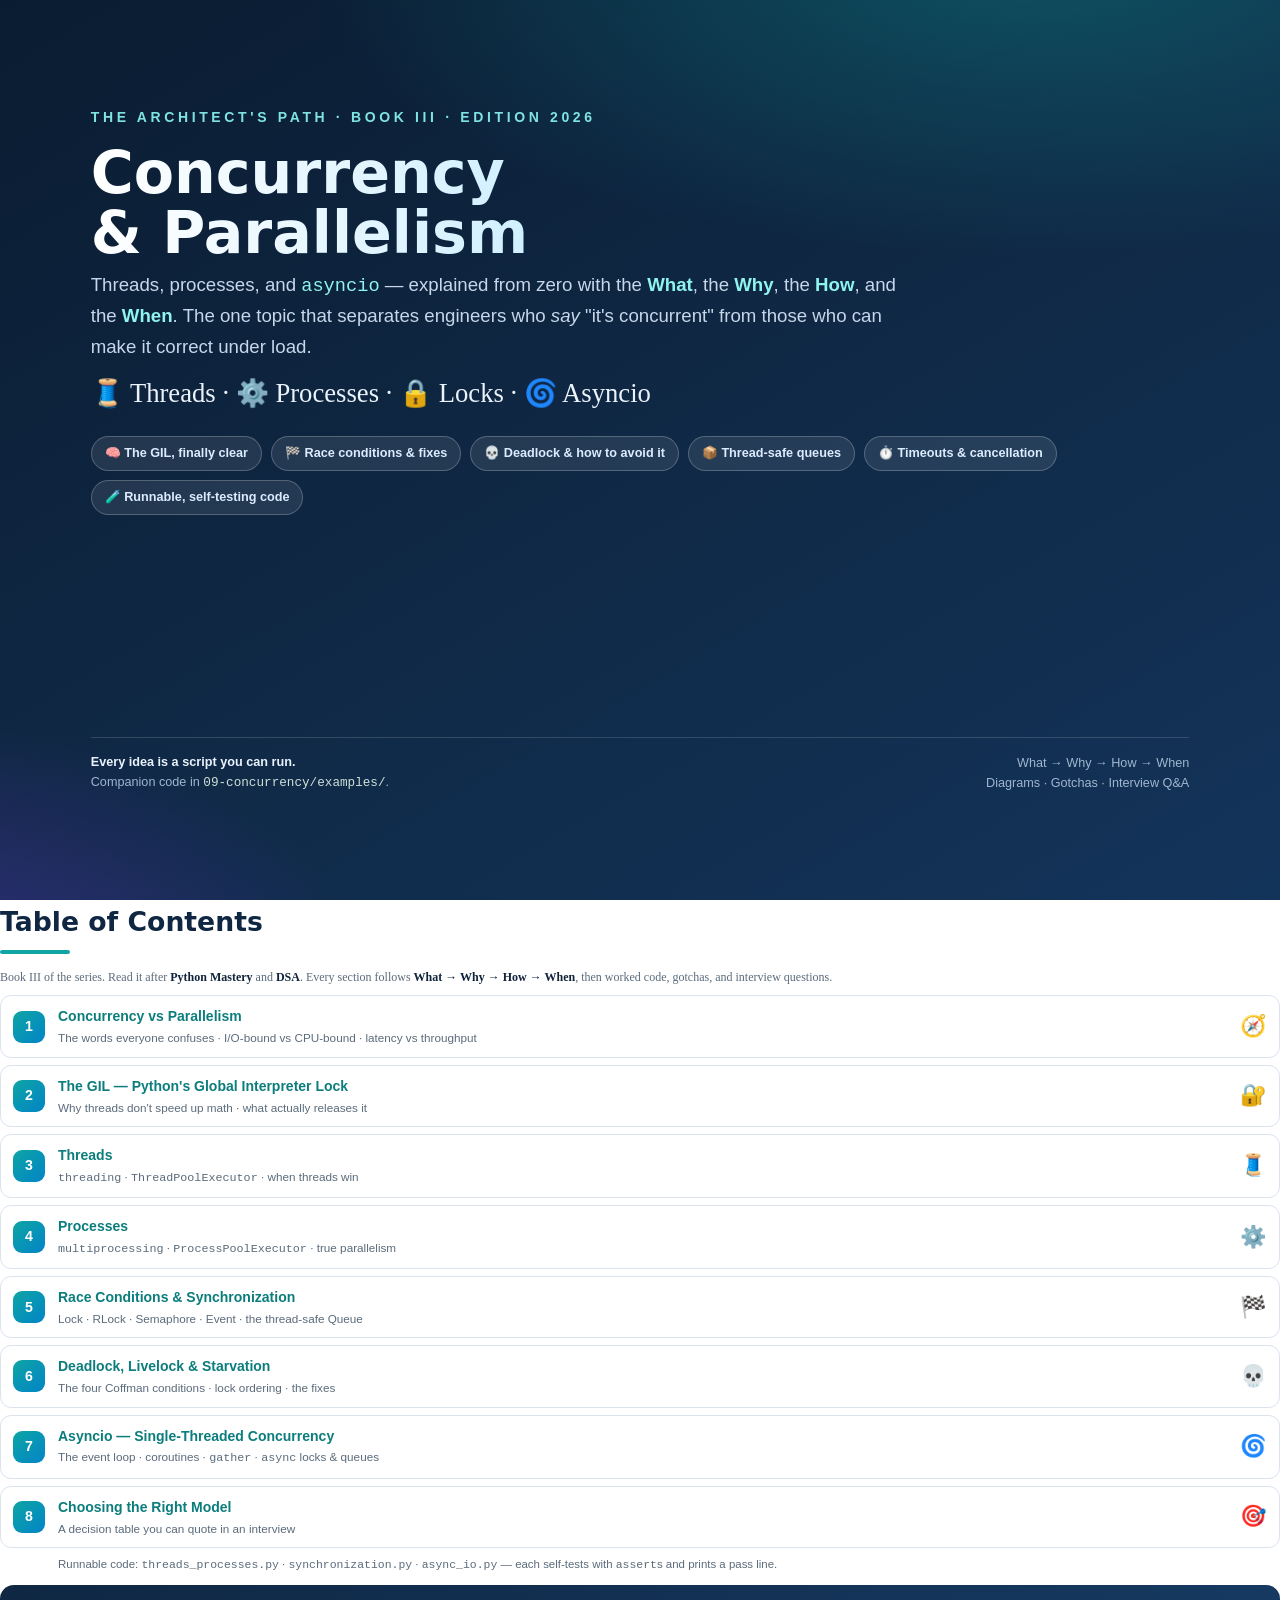
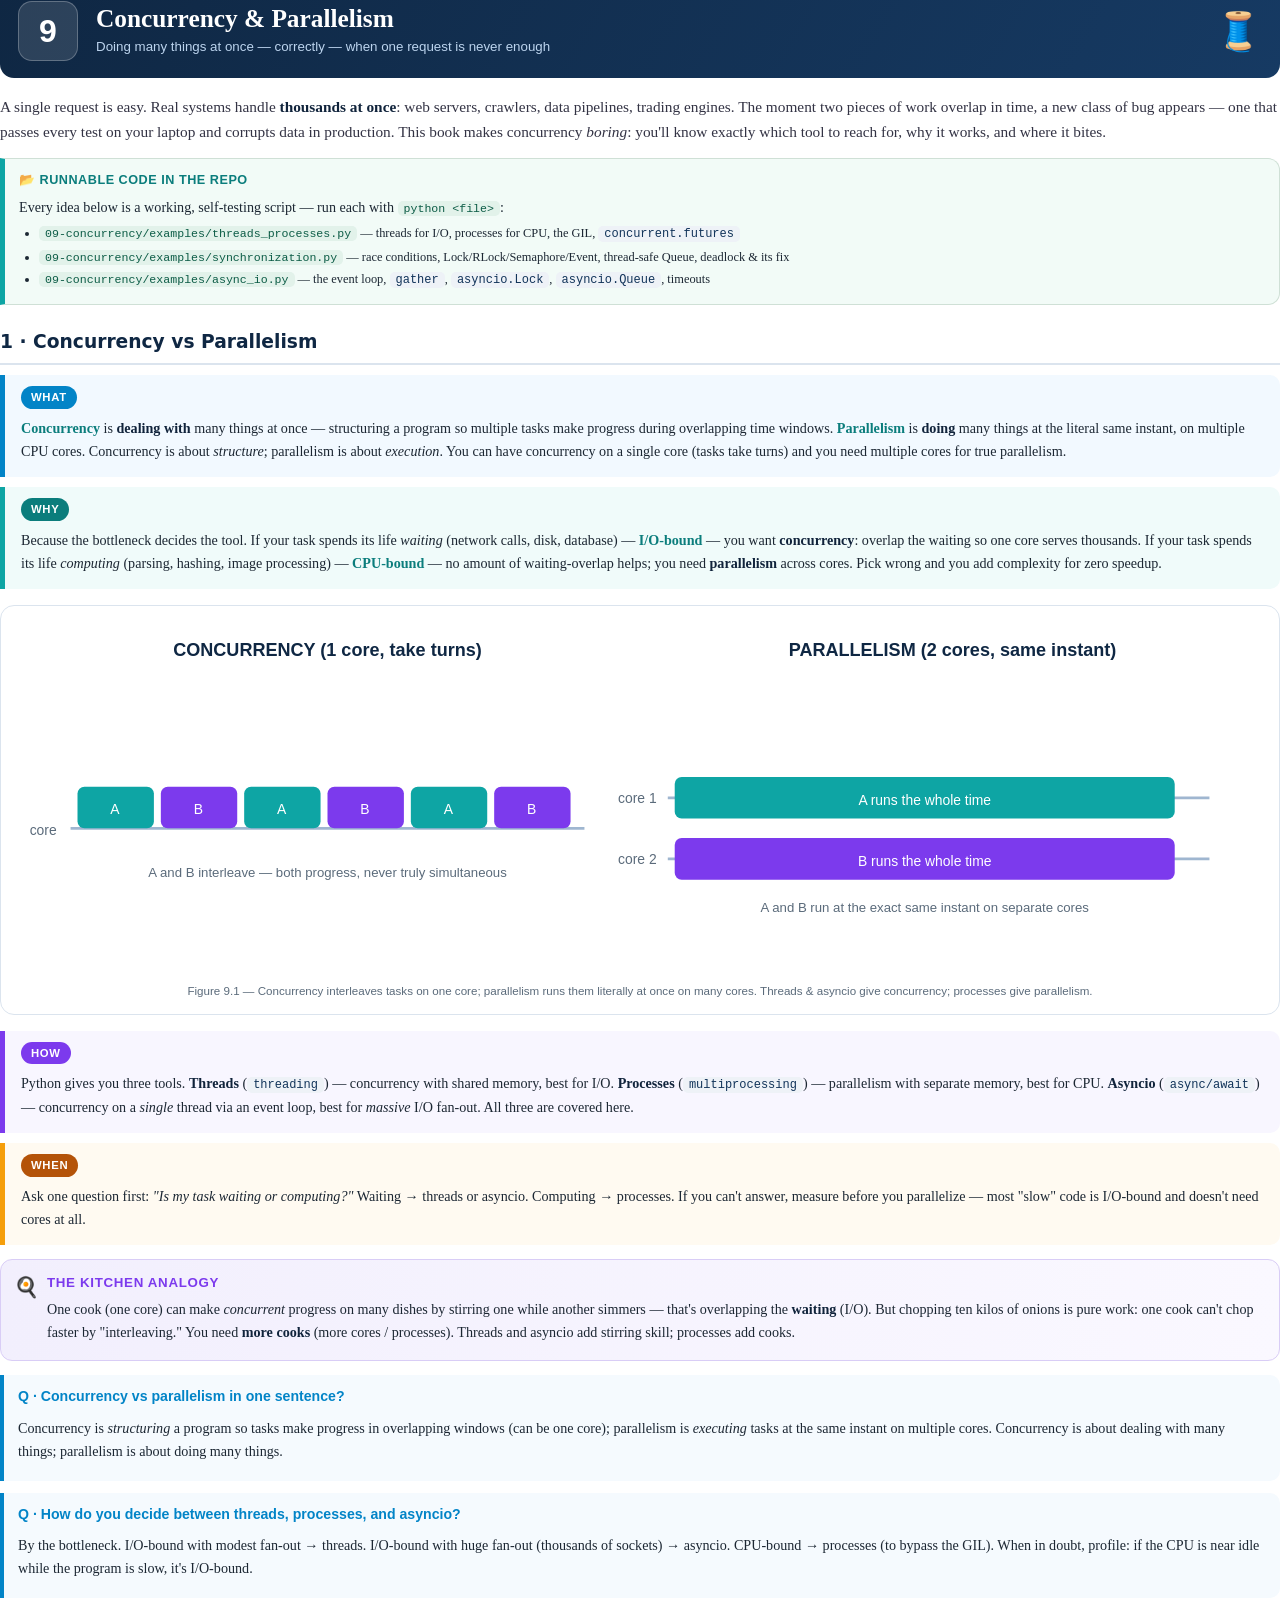
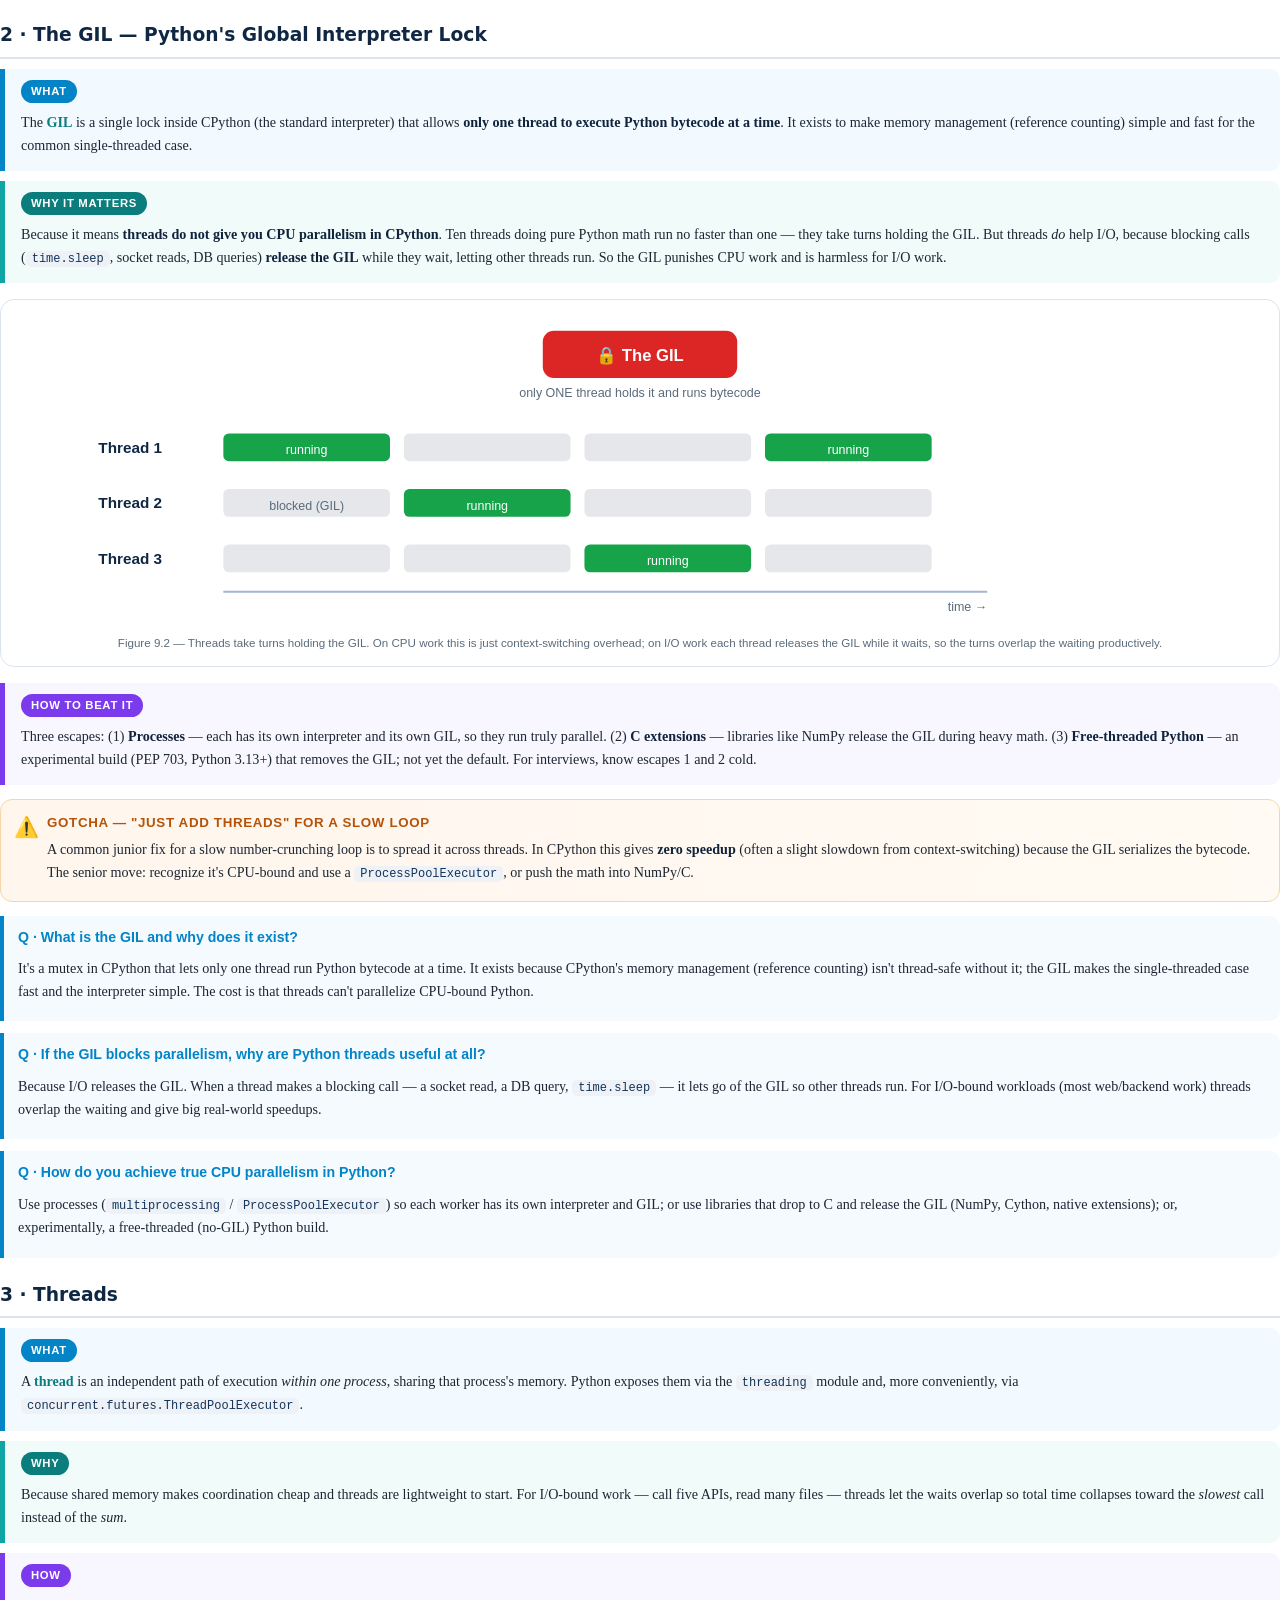
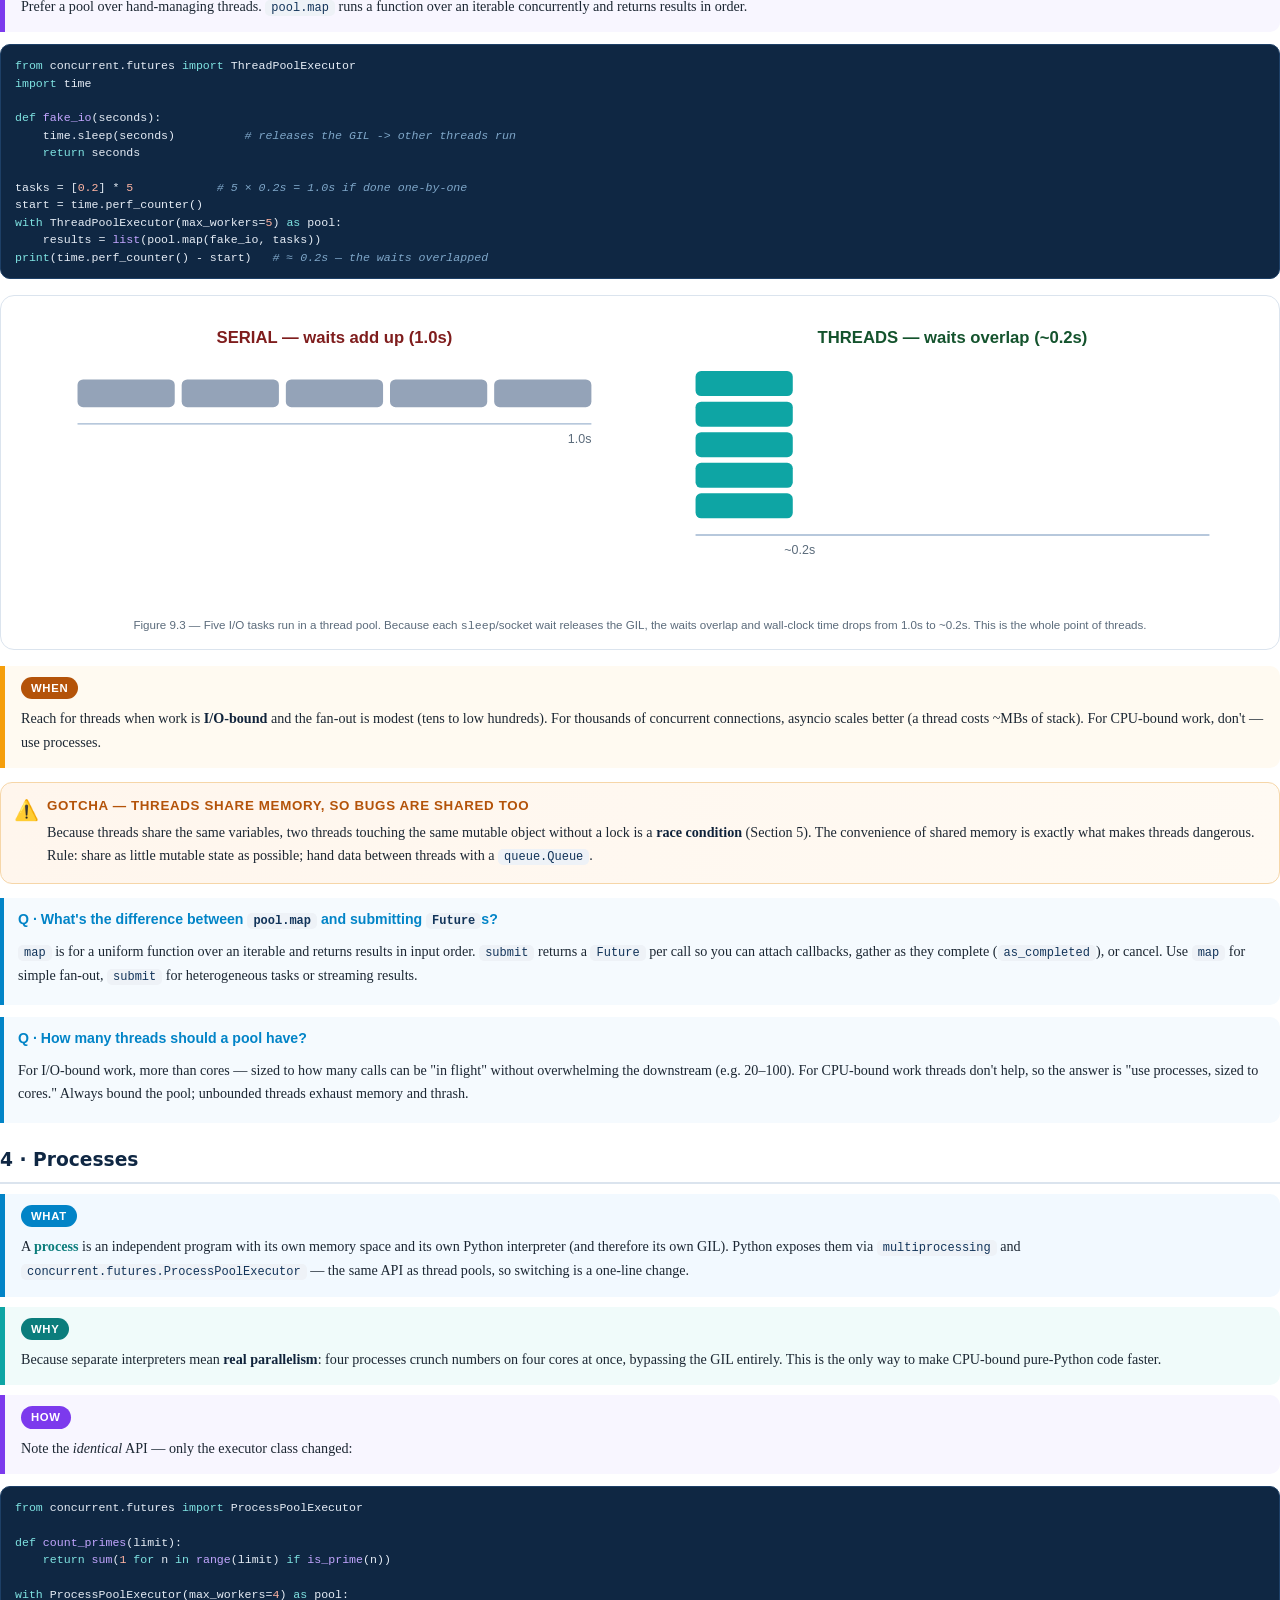
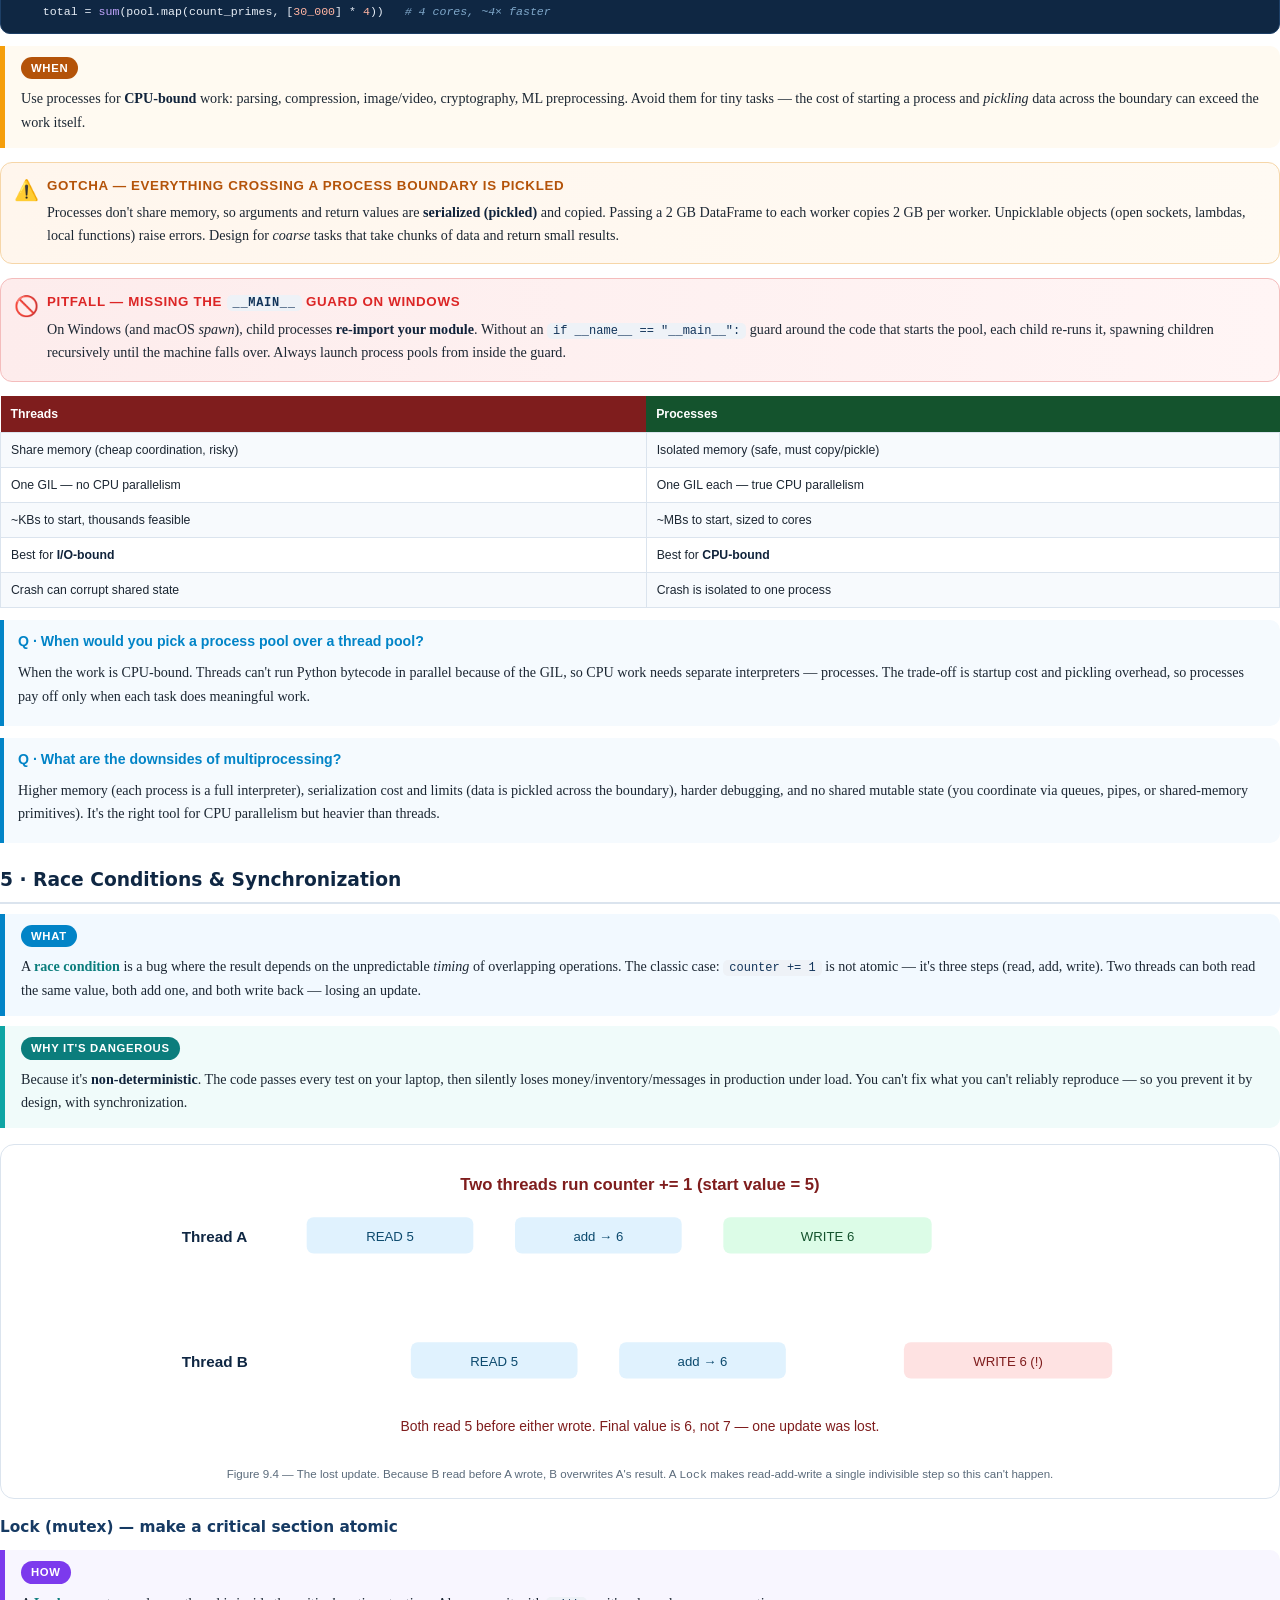
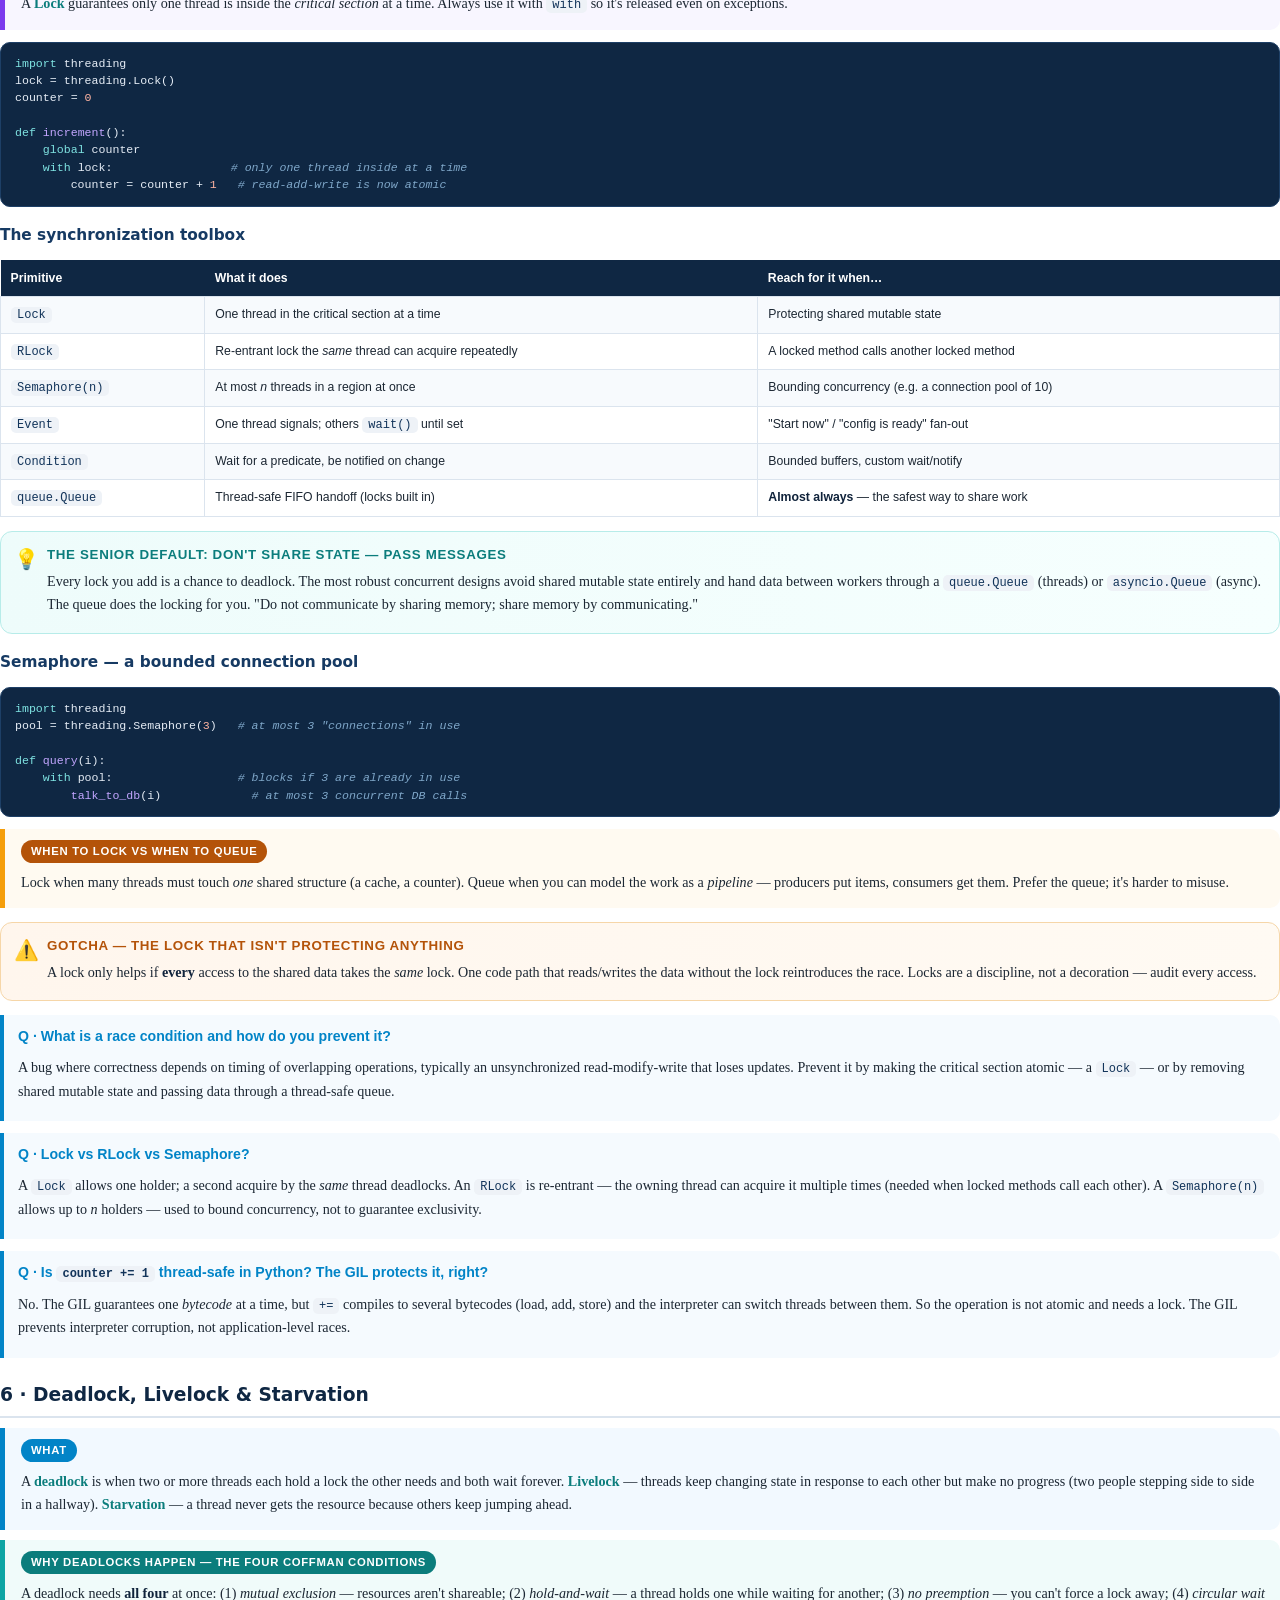
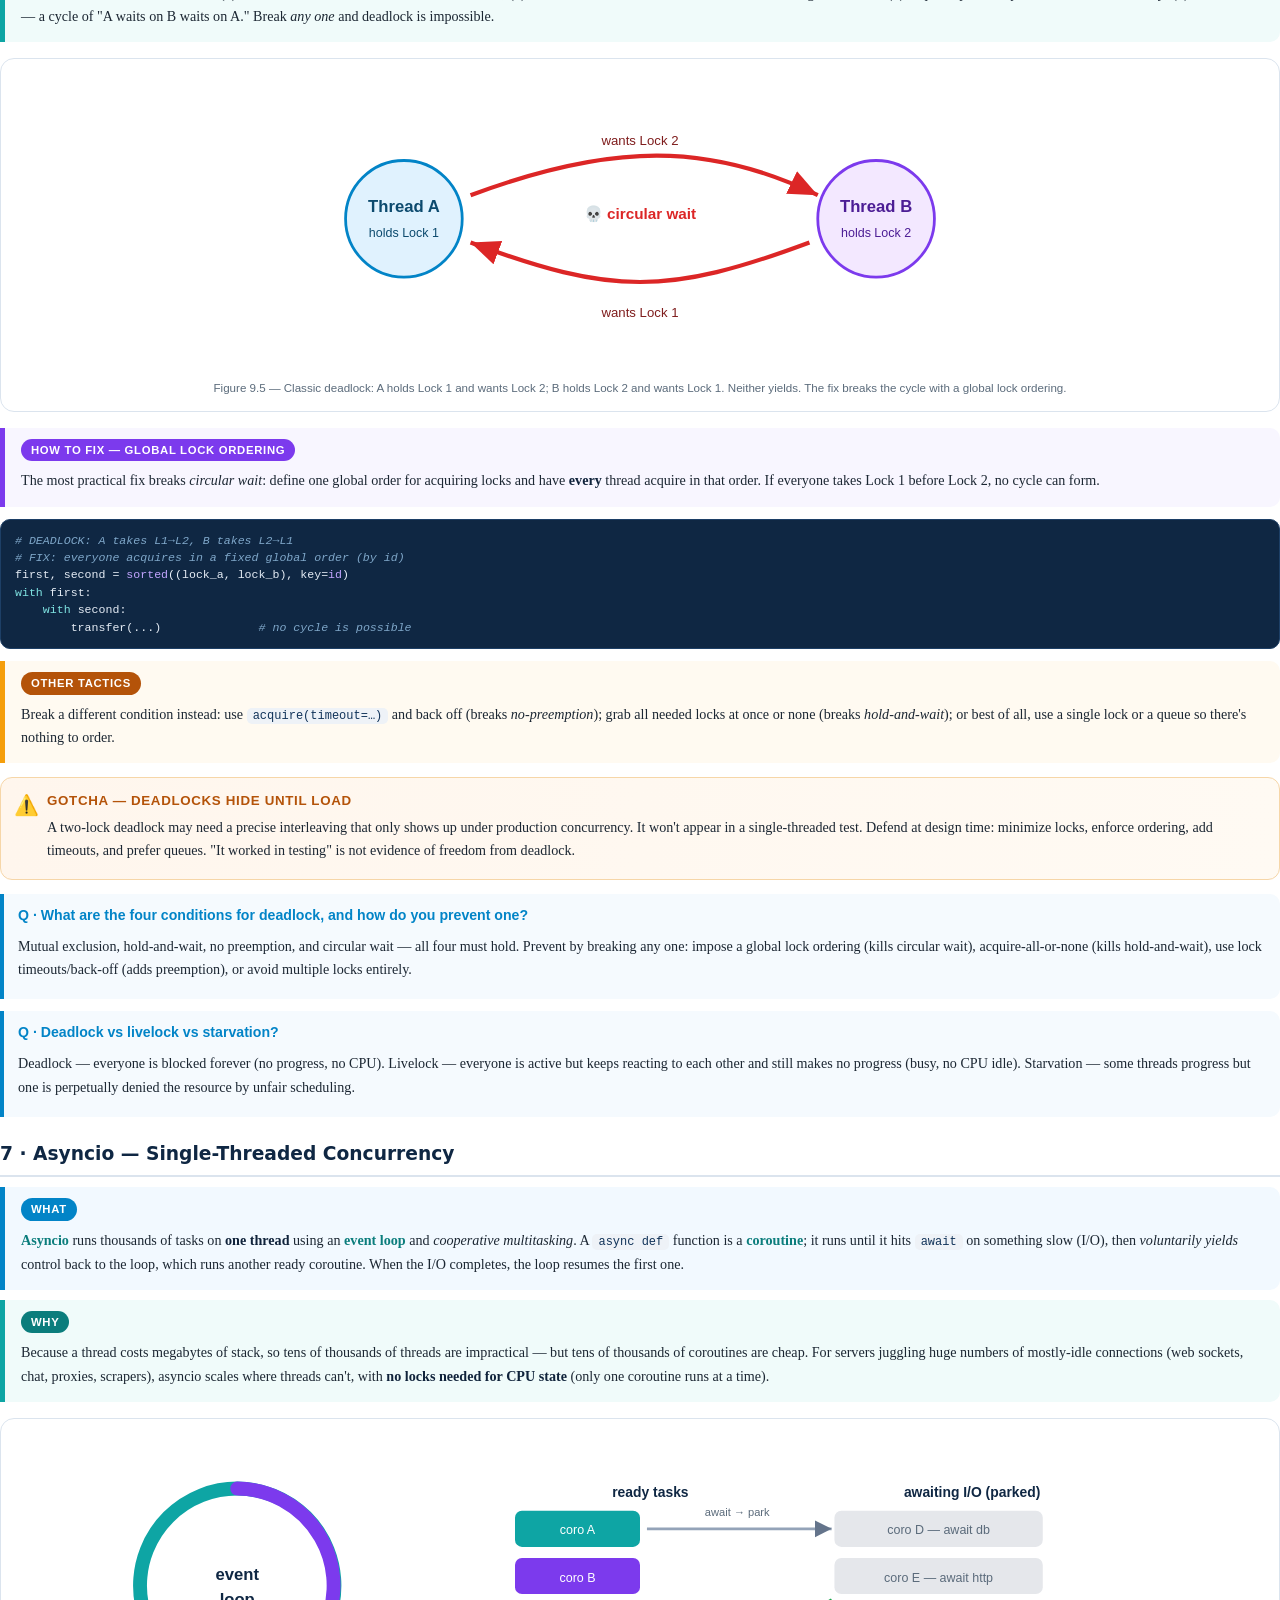
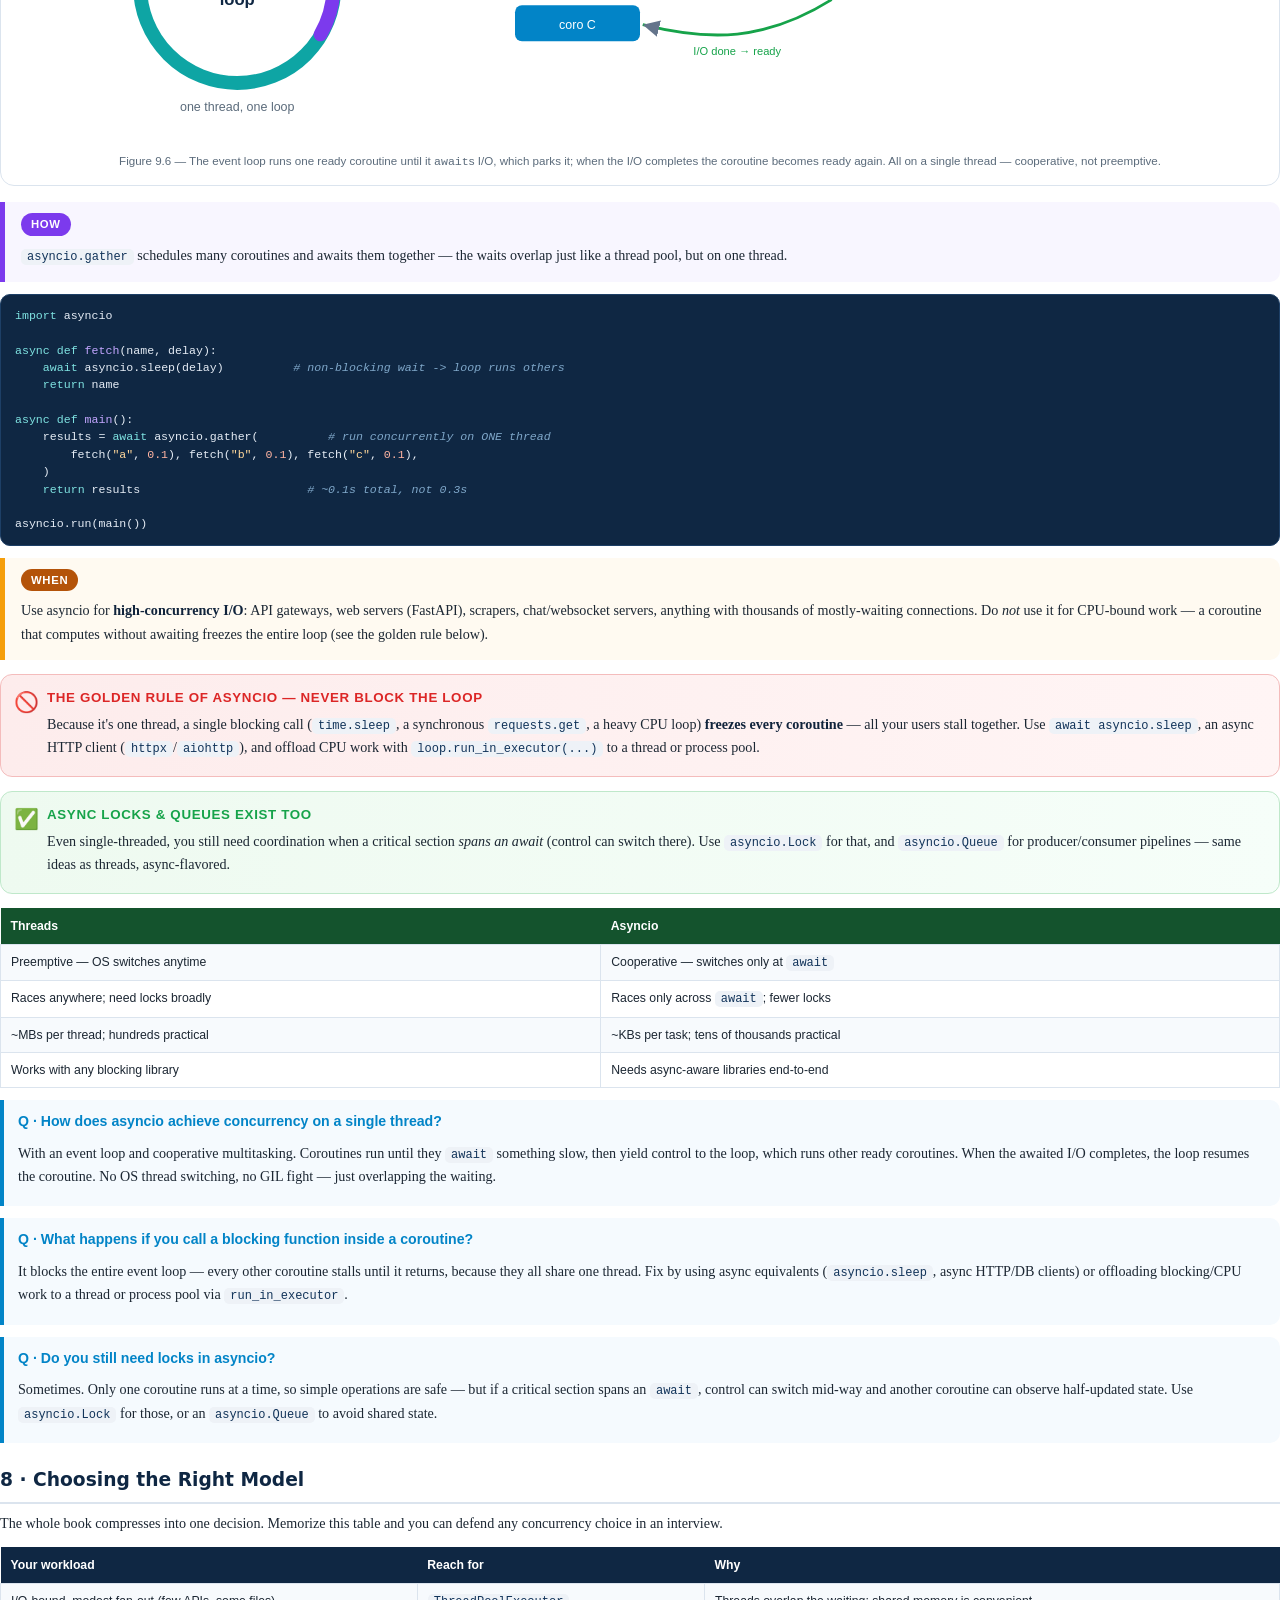
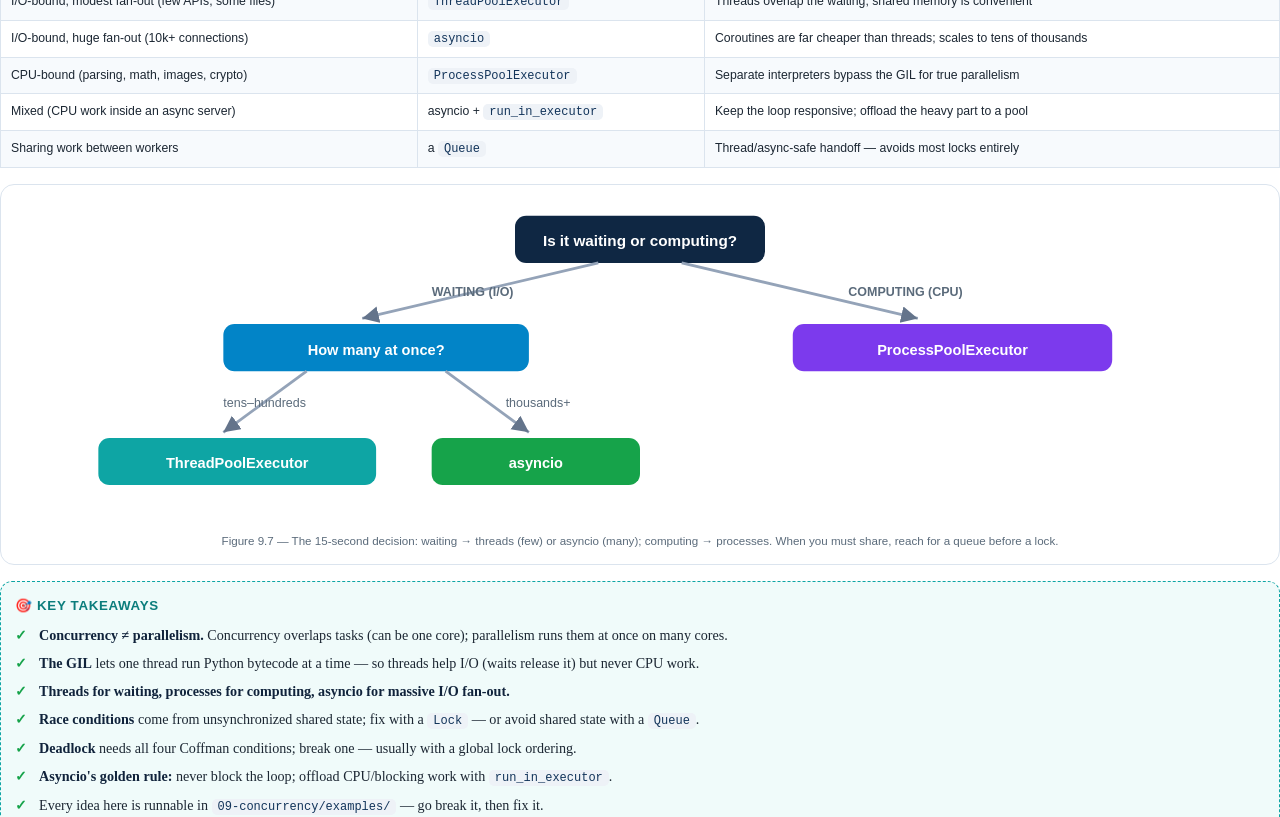
<file: study-guide/book-3-concurrency.html>
<!DOCTYPE html>
<html lang="en">
<head>
<meta charset="utf-8">
<title>Concurrency &amp; Parallelism — The Architect's Path, Book III</title>
<link rel="stylesheet" href="architects-path.css">
</head>
<body>

<!-- ============================ COVER ============================ -->
<section class="cover">
  <div>
    <div class="kicker">The Architect's Path · Book III · Edition 2026</div>
    <h1>Concurrency<br>&amp; Parallelism</h1>
    <div class="sub">Threads, processes, and <code style="color:#8ff4ee">asyncio</code> — explained from zero with the <strong style="color:#8ff4ee">What</strong>, the <strong style="color:#8ff4ee">Why</strong>, the <strong style="color:#8ff4ee">How</strong>, and the <strong style="color:#8ff4ee">When</strong>. The one topic that separates engineers who <em>say</em> "it's concurrent" from those who can make it correct under load.</div>
    <div class="stackrow">🧵 Threads · ⚙️ Processes · 🔒 Locks · 🌀 Asyncio</div>
    <div class="badges">
      <span class="badge">🧠 The GIL, finally clear</span>
      <span class="badge">🏁 Race conditions &amp; fixes</span>
      <span class="badge">💀 Deadlock &amp; how to avoid it</span>
      <span class="badge">📦 Thread-safe queues</span>
      <span class="badge">⏱️ Timeouts &amp; cancellation</span>
      <span class="badge">🧪 Runnable, self-testing code</span>
    </div>
  </div>
  <div class="foot">
    <div><strong style="color:#eaf2fb">Every idea is a script you can run.</strong><br>Companion code in <code style="color:#cfe0d6">09-concurrency/examples/</code>.</div>
    <div style="text-align:right">What → Why → How → When<br>Diagrams · Gotchas · Interview Q&amp;A</div>
  </div>
</section>

<!-- ============================ TOC ============================ -->
<section class="toc">
  <h2>Table of Contents</h2>
  <div class="rule"></div>
  <p class="small">Book III of the series. Read it after <strong>Python Mastery</strong> and <strong>DSA</strong>. Every section follows <strong>What → Why → How → When</strong>, then worked code, gotchas, and interview questions.</p>
  <ol>
    <li><span class="n">1</span><div><div class="tt"><a href="#s1">Concurrency vs Parallelism</a></div><div class="dd">The words everyone confuses · I/O-bound vs CPU-bound · latency vs throughput</div></div><span class="ic">🧭</span></li>
    <li><span class="n">2</span><div><div class="tt"><a href="#s2">The GIL — Python's Global Interpreter Lock</a></div><div class="dd">Why threads don't speed up math · what actually releases it</div></div><span class="ic">🔐</span></li>
    <li><span class="n">3</span><div><div class="tt"><a href="#s3">Threads</a></div><div class="dd"><code>threading</code> · <code>ThreadPoolExecutor</code> · when threads win</div></div><span class="ic">🧵</span></li>
    <li><span class="n">4</span><div><div class="tt"><a href="#s4">Processes</a></div><div class="dd"><code>multiprocessing</code> · <code>ProcessPoolExecutor</code> · true parallelism</div></div><span class="ic">⚙️</span></li>
    <li><span class="n">5</span><div><div class="tt"><a href="#s5">Race Conditions &amp; Synchronization</a></div><div class="dd">Lock · RLock · Semaphore · Event · the thread-safe Queue</div></div><span class="ic">🏁</span></li>
    <li><span class="n">6</span><div><div class="tt"><a href="#s6">Deadlock, Livelock &amp; Starvation</a></div><div class="dd">The four Coffman conditions · lock ordering · the fixes</div></div><span class="ic">💀</span></li>
    <li><span class="n">7</span><div><div class="tt"><a href="#s7">Asyncio — Single-Threaded Concurrency</a></div><div class="dd">The event loop · coroutines · <code>gather</code> · <code>async</code> locks &amp; queues</div></div><span class="ic">🌀</span></li>
    <li><span class="n">8</span><div><div class="tt"><a href="#s8">Choosing the Right Model</a></div><div class="dd">A decision table you can quote in an interview</div></div><span class="ic">🎯</span></li>
  </ol>
  <div class="subitems">Runnable code: <code>threads_processes.py</code> · <code>synchronization.py</code> · <code>async_io.py</code> — each self-tests with <code>assert</code>s and prints a pass line.</div>
</section>

<!-- ============================ INTRO ============================ -->
<section class="chapter" id="s0">
  <div class="ch-head">
    <div class="num">9</div>
    <div><div class="t">Concurrency &amp; Parallelism</div>
    <div class="s">Doing many things at once — correctly — when one request is never enough</div></div>
    <div class="ico">🧵</div>
  </div>

  <p class="lead">A single request is easy. Real systems handle <strong>thousands at once</strong>: web servers, crawlers, data pipelines, trading engines. The moment two pieces of work overlap in time, a new class of bug appears — one that passes every test on your laptop and corrupts data in production. This book makes concurrency <em>boring</em>: you'll know exactly which tool to reach for, why it works, and where it bites.</p>

  <div class="coderef"><div class="h">📂 Runnable code in the repo</div><p style="margin:0 0 3px">Every idea below is a working, self-testing script — run each with <span class="path">python &lt;file&gt;</span>:</p>
  <ul>
    <li><span class="path">09-concurrency/examples/threads_processes.py</span> — threads for I/O, processes for CPU, the GIL, <code class="inl">concurrent.futures</code></li>
    <li><span class="path">09-concurrency/examples/synchronization.py</span> — race conditions, Lock/RLock/Semaphore/Event, thread-safe Queue, deadlock &amp; its fix</li>
    <li><span class="path">09-concurrency/examples/async_io.py</span> — the event loop, <code class="inl">gather</code>, <code class="inl">asyncio.Lock</code>, <code class="inl">asyncio.Queue</code>, timeouts</li>
  </ul></div>

  <!-- ===================== SECTION 1 ===================== -->
  <h2 class="sec" id="s1">1 · Concurrency vs Parallelism</h2>

  <div class="def what"><span class="lab">What</span><p><em class="term">Concurrency</em> is <strong>dealing with</strong> many things at once — structuring a program so multiple tasks make progress during overlapping time windows. <em class="term">Parallelism</em> is <strong>doing</strong> many things at the literal same instant, on multiple CPU cores. Concurrency is about <em>structure</em>; parallelism is about <em>execution</em>. You can have concurrency on a single core (tasks take turns) and you need multiple cores for true parallelism.</p></div>

  <div class="def why"><span class="lab">Why</span><p>Because the bottleneck decides the tool. If your task spends its life <em>waiting</em> (network calls, disk, database) — <em class="term">I/O-bound</em> — you want <strong>concurrency</strong>: overlap the waiting so one core serves thousands. If your task spends its life <em>computing</em> (parsing, hashing, image processing) — <em class="term">CPU-bound</em> — no amount of waiting-overlap helps; you need <strong>parallelism</strong> across cores. Pick wrong and you add complexity for zero speedup.</p></div>

  <figure class="fig-card">
    <svg viewBox="0 0 900 250" role="img" aria-label="Concurrency versus parallelism">
      <g font-family="Segoe UI,sans-serif">
        <text x="225" y="26" text-anchor="middle" font-size="13" font-weight="800" fill="#0f2743">CONCURRENCY (1 core, take turns)</text>
        <text x="675" y="26" text-anchor="middle" font-size="13" font-weight="800" fill="#0f2743">PARALLELISM (2 cores, same instant)</text>
        <!-- concurrency: one lane, interleaved blocks -->
        <line x1="40" y1="150" x2="410" y2="150" stroke="#9fb6d0" stroke-width="2"/>
        <text x="30" y="155" text-anchor="end" font-size="10" fill="#5b6b7b">core</text>
        <rect x="45"  y="120" width="55" height="30" rx="5" fill="#0ea5a4"/><text x="72" y="140" text-anchor="middle" font-size="10" fill="#fff">A</text>
        <rect x="105" y="120" width="55" height="30" rx="5" fill="#7c3aed"/><text x="132" y="140" text-anchor="middle" font-size="10" fill="#fff">B</text>
        <rect x="165" y="120" width="55" height="30" rx="5" fill="#0ea5a4"/><text x="192" y="140" text-anchor="middle" font-size="10" fill="#fff">A</text>
        <rect x="225" y="120" width="55" height="30" rx="5" fill="#7c3aed"/><text x="252" y="140" text-anchor="middle" font-size="10" fill="#fff">B</text>
        <rect x="285" y="120" width="55" height="30" rx="5" fill="#0ea5a4"/><text x="312" y="140" text-anchor="middle" font-size="10" fill="#fff">A</text>
        <rect x="345" y="120" width="55" height="30" rx="5" fill="#7c3aed"/><text x="372" y="140" text-anchor="middle" font-size="10" fill="#fff">B</text>
        <text x="225" y="185" text-anchor="middle" font-size="9.5" fill="#5b6b7b">A and B interleave — both progress, never truly simultaneous</text>
        <!-- parallelism: two lanes -->
        <line x1="470" y1="128" x2="860" y2="128" stroke="#9fb6d0" stroke-width="2"/>
        <line x1="470" y1="172" x2="860" y2="172" stroke="#9fb6d0" stroke-width="2"/>
        <text x="462" y="132" text-anchor="end" font-size="10" fill="#5b6b7b">core 1</text>
        <text x="462" y="176" text-anchor="end" font-size="10" fill="#5b6b7b">core 2</text>
        <rect x="475" y="113" width="360" height="30" rx="5" fill="#0ea5a4"/><text x="655" y="133" text-anchor="middle" font-size="10" fill="#fff">A runs the whole time</text>
        <rect x="475" y="157" width="360" height="30" rx="5" fill="#7c3aed"/><text x="655" y="177" text-anchor="middle" font-size="10" fill="#fff">B runs the whole time</text>
        <text x="655" y="210" text-anchor="middle" font-size="9.5" fill="#5b6b7b">A and B run at the exact same instant on separate cores</text>
      </g>
    </svg>
    <figcaption>Figure 9.1 — Concurrency interleaves tasks on one core; parallelism runs them literally at once on many cores. Threads &amp; asyncio give concurrency; processes give parallelism.</figcaption>
  </figure>

  <div class="def how"><span class="lab">How</span><p>Python gives you three tools. <strong>Threads</strong> (<code class="inl">threading</code>) — concurrency with shared memory, best for I/O. <strong>Processes</strong> (<code class="inl">multiprocessing</code>) — parallelism with separate memory, best for CPU. <strong>Asyncio</strong> (<code class="inl">async/await</code>) — concurrency on a <em>single</em> thread via an event loop, best for <em>massive</em> I/O fan-out. All three are covered here.</p></div>

  <div class="def when"><span class="lab">When</span><p>Ask one question first: <em>"Is my task waiting or computing?"</em> Waiting → threads or asyncio. Computing → processes. If you can't answer, measure before you parallelize — most "slow" code is I/O-bound and doesn't need cores at all.</p></div>

  <div class="box analogy"><span class="ic">🍳</span><div class="h">The kitchen analogy</div>
  <p>One cook (one core) can make <em>concurrent</em> progress on many dishes by stirring one while another simmers — that's overlapping the <strong>waiting</strong> (I/O). But chopping ten kilos of onions is pure work: one cook can't chop faster by "interleaving." You need <strong>more cooks</strong> (more cores / processes). Threads and asyncio add stirring skill; processes add cooks.</p></div>

  <div class="qa"><div class="q">Q · Concurrency vs parallelism in one sentence?</div>
  <p>Concurrency is <em>structuring</em> a program so tasks make progress in overlapping windows (can be one core); parallelism is <em>executing</em> tasks at the same instant on multiple cores. Concurrency is about dealing with many things; parallelism is about doing many things.</p></div>

  <div class="qa"><div class="q">Q · How do you decide between threads, processes, and asyncio?</div>
  <p>By the bottleneck. I/O-bound with modest fan-out → threads. I/O-bound with huge fan-out (thousands of sockets) → asyncio. CPU-bound → processes (to bypass the GIL). When in doubt, profile: if the CPU is near idle while the program is slow, it's I/O-bound.</p></div>

  <!-- ===================== SECTION 2 : GIL ===================== -->
  <h2 class="sec" id="s2">2 · The GIL — Python's Global Interpreter Lock</h2>

  <div class="def what"><span class="lab">What</span><p>The <em class="term">GIL</em> is a single lock inside CPython (the standard interpreter) that allows <strong>only one thread to execute Python bytecode at a time</strong>. It exists to make memory management (reference counting) simple and fast for the common single-threaded case.</p></div>

  <div class="def why"><span class="lab">Why it matters</span><p>Because it means <strong>threads do not give you CPU parallelism in CPython</strong>. Ten threads doing pure Python math run no faster than one — they take turns holding the GIL. But threads <em>do</em> help I/O, because blocking calls (<code class="inl">time.sleep</code>, socket reads, DB queries) <strong>release the GIL</strong> while they wait, letting other threads run. So the GIL punishes CPU work and is harmless for I/O work.</p></div>

  <figure class="fig-card">
    <svg viewBox="0 0 900 220" role="img" aria-label="The GIL lets one thread run at a time">
      <g font-family="Segoe UI,sans-serif">
        <rect x="380" y="12" width="140" height="34" rx="8" fill="#dc2626"/><text x="450" y="34" text-anchor="middle" font-size="12" font-weight="800" fill="#fff">🔒 The GIL</text>
        <text x="450" y="60" text-anchor="middle" font-size="9" fill="#5b6b7b">only ONE thread holds it and runs bytecode</text>
        <!-- three threads -->
        <text x="60" y="100" font-size="11" font-weight="700" fill="#0f2743">Thread 1</text>
        <text x="60" y="140" font-size="11" font-weight="700" fill="#0f2743">Thread 2</text>
        <text x="60" y="180" font-size="11" font-weight="700" fill="#0f2743">Thread 3</text>
        <!-- timeline: who holds the GIL -->
        <rect x="150" y="86"  width="120" height="20" rx="4" fill="#16a34a"/><text x="210" y="101" text-anchor="middle" font-size="9" fill="#fff">running</text>
        <rect x="150" y="126" width="120" height="20" rx="4" fill="#e5e7eb"/><text x="210" y="141" text-anchor="middle" font-size="9" fill="#5b6b7b">blocked (GIL)</text>
        <rect x="150" y="166" width="120" height="20" rx="4" fill="#e5e7eb"/>
        <rect x="280" y="86"  width="120" height="20" rx="4" fill="#e5e7eb"/>
        <rect x="280" y="126" width="120" height="20" rx="4" fill="#16a34a"/><text x="340" y="141" text-anchor="middle" font-size="9" fill="#fff">running</text>
        <rect x="280" y="166" width="120" height="20" rx="4" fill="#e5e7eb"/>
        <rect x="410" y="86"  width="120" height="20" rx="4" fill="#e5e7eb"/>
        <rect x="410" y="126" width="120" height="20" rx="4" fill="#e5e7eb"/>
        <rect x="410" y="166" width="120" height="20" rx="4" fill="#16a34a"/><text x="470" y="181" text-anchor="middle" font-size="9" fill="#fff">running</text>
        <rect x="540" y="86"  width="120" height="20" rx="4" fill="#16a34a"/><text x="600" y="101" text-anchor="middle" font-size="9" fill="#fff">running</text>
        <rect x="540" y="126" width="120" height="20" rx="4" fill="#e5e7eb"/>
        <rect x="540" y="166" width="120" height="20" rx="4" fill="#e5e7eb"/>
        <line x1="150" y1="200" x2="700" y2="200" stroke="#9fb6d0" stroke-width="1.5"/>
        <text x="700" y="214" text-anchor="end" font-size="9" fill="#5b6b7b">time →</text>
      </g>
    </svg>
    <figcaption>Figure 9.2 — Threads take turns holding the GIL. On CPU work this is just context-switching overhead; on I/O work each thread releases the GIL while it waits, so the turns overlap the waiting productively.</figcaption>
  </figure>

  <div class="def how"><span class="lab">How to beat it</span><p>Three escapes: (1) <strong>Processes</strong> — each has its own interpreter and its own GIL, so they run truly parallel. (2) <strong>C extensions</strong> — libraries like NumPy release the GIL during heavy math. (3) <strong>Free-threaded Python</strong> — an experimental build (PEP 703, Python 3.13+) that removes the GIL; not yet the default. For interviews, know escapes 1 and 2 cold.</p></div>

  <div class="box gotcha"><span class="ic">⚠️</span><div class="h">Gotcha — "just add threads" for a slow loop</div>
  <p>A common junior fix for a slow number-crunching loop is to spread it across threads. In CPython this gives <strong>zero speedup</strong> (often a slight slowdown from context-switching) because the GIL serializes the bytecode. The senior move: recognize it's CPU-bound and use a <code class="inl">ProcessPoolExecutor</code>, or push the math into NumPy/C.</p></div>

  <div class="qa"><div class="q">Q · What is the GIL and why does it exist?</div>
  <p>It's a mutex in CPython that lets only one thread run Python bytecode at a time. It exists because CPython's memory management (reference counting) isn't thread-safe without it; the GIL makes the single-threaded case fast and the interpreter simple. The cost is that threads can't parallelize CPU-bound Python.</p></div>

  <div class="qa"><div class="q">Q · If the GIL blocks parallelism, why are Python threads useful at all?</div>
  <p>Because I/O releases the GIL. When a thread makes a blocking call — a socket read, a DB query, <code class="inl">time.sleep</code> — it lets go of the GIL so other threads run. For I/O-bound workloads (most web/backend work) threads overlap the waiting and give big real-world speedups.</p></div>

  <div class="qa"><div class="q">Q · How do you achieve true CPU parallelism in Python?</div>
  <p>Use processes (<code class="inl">multiprocessing</code> / <code class="inl">ProcessPoolExecutor</code>) so each worker has its own interpreter and GIL; or use libraries that drop to C and release the GIL (NumPy, Cython, native extensions); or, experimentally, a free-threaded (no-GIL) Python build.</p></div>

  <!-- ===================== SECTION 3 : THREADS ===================== -->
  <h2 class="sec" id="s3">3 · Threads</h2>

  <div class="def what"><span class="lab">What</span><p>A <em class="term">thread</em> is an independent path of execution <em>within one process</em>, sharing that process's memory. Python exposes them via the <code class="inl">threading</code> module and, more conveniently, via <code class="inl">concurrent.futures.ThreadPoolExecutor</code>.</p></div>

  <div class="def why"><span class="lab">Why</span><p>Because shared memory makes coordination cheap and threads are lightweight to start. For I/O-bound work — call five APIs, read many files — threads let the waits overlap so total time collapses toward the <em>slowest</em> call instead of the <em>sum</em>.</p></div>

  <div class="def how"><span class="lab">How</span><p>Prefer a pool over hand-managing threads. <code class="inl">pool.map</code> runs a function over an iterable concurrently and returns results in order.</p></div>

<pre><span class="k">from</span> concurrent.futures <span class="k">import</span> ThreadPoolExecutor
<span class="k">import</span> time

<span class="k">def</span> <span class="f">fake_io</span>(seconds):
    time.sleep(seconds)          <span class="c"># releases the GIL -&gt; other threads run</span>
    <span class="k">return</span> seconds

tasks = [<span class="n">0.2</span>] * <span class="n">5</span>            <span class="c"># 5 × 0.2s = 1.0s if done one-by-one</span>
start = time.perf_counter()
<span class="k">with</span> ThreadPoolExecutor(max_workers=<span class="n">5</span>) <span class="k">as</span> pool:
    results = <span class="f">list</span>(pool.map(fake_io, tasks))
<span class="k">print</span>(time.perf_counter() - start)   <span class="c"># ≈ 0.2s — the waits overlapped</span></pre>

  <figure class="fig-card">
    <svg viewBox="0 0 900 210" role="img" aria-label="Thread pool overlapping I/O waits">
      <g font-family="Segoe UI,sans-serif">
        <text x="230" y="24" text-anchor="middle" font-size="12" font-weight="800" fill="#7f1d1d">SERIAL — waits add up (1.0s)</text>
        <text x="675" y="24" text-anchor="middle" font-size="12" font-weight="800" fill="#14532d">THREADS — waits overlap (~0.2s)</text>
        <!-- serial -->
        <g>
          <rect x="45"  y="50" width="70" height="20" rx="4" fill="#94a3b8"/>
          <rect x="120" y="50" width="70" height="20" rx="4" fill="#94a3b8"/>
          <rect x="195" y="50" width="70" height="20" rx="4" fill="#94a3b8"/>
          <rect x="270" y="50" width="70" height="20" rx="4" fill="#94a3b8"/>
          <rect x="345" y="50" width="70" height="20" rx="4" fill="#94a3b8"/>
          <line x1="45" y1="82" x2="415" y2="82" stroke="#9fb6d0"/><text x="415" y="96" text-anchor="end" font-size="9" fill="#5b6b7b">1.0s</text>
        </g>
        <!-- threaded -->
        <g>
          <rect x="490" y="44" width="70" height="18" rx="4" fill="#0ea5a4"/>
          <rect x="490" y="66" width="70" height="18" rx="4" fill="#0ea5a4"/>
          <rect x="490" y="88" width="70" height="18" rx="4" fill="#0ea5a4"/>
          <rect x="490" y="110" width="70" height="18" rx="4" fill="#0ea5a4"/>
          <rect x="490" y="132" width="70" height="18" rx="4" fill="#0ea5a4"/>
          <line x1="490" y1="162" x2="860" y2="162" stroke="#9fb6d0"/><text x="565" y="176" text-anchor="middle" font-size="9" fill="#5b6b7b">~0.2s</text>
        </g>
      </g>
    </svg>
    <figcaption>Figure 9.3 — Five I/O tasks run in a thread pool. Because each <code>sleep</code>/socket wait releases the GIL, the waits overlap and wall-clock time drops from 1.0s to ~0.2s. This is the whole point of threads.</figcaption>
  </figure>

  <div class="def when"><span class="lab">When</span><p>Reach for threads when work is <strong>I/O-bound</strong> and the fan-out is modest (tens to low hundreds). For thousands of concurrent connections, asyncio scales better (a thread costs ~MBs of stack). For CPU-bound work, don't — use processes.</p></div>

  <div class="box gotcha"><span class="ic">⚠️</span><div class="h">Gotcha — threads share memory, so bugs are shared too</div>
  <p>Because threads share the same variables, two threads touching the same mutable object without a lock is a <strong>race condition</strong> (Section 5). The convenience of shared memory is exactly what makes threads dangerous. Rule: share as little mutable state as possible; hand data between threads with a <code class="inl">queue.Queue</code>.</p></div>

  <div class="qa"><div class="q">Q · What's the difference between <code class="inl">pool.map</code> and submitting <code class="inl">Future</code>s?</div>
  <p><code class="inl">map</code> is for a uniform function over an iterable and returns results in input order. <code class="inl">submit</code> returns a <code class="inl">Future</code> per call so you can attach callbacks, gather as they complete (<code class="inl">as_completed</code>), or cancel. Use <code class="inl">map</code> for simple fan-out, <code class="inl">submit</code> for heterogeneous tasks or streaming results.</p></div>

  <div class="qa"><div class="q">Q · How many threads should a pool have?</div>
  <p>For I/O-bound work, more than cores — sized to how many calls can be "in flight" without overwhelming the downstream (e.g. 20–100). For CPU-bound work threads don't help, so the answer is "use processes, sized to cores." Always bound the pool; unbounded threads exhaust memory and thrash.</p></div>

  <!-- ===================== SECTION 4 : PROCESSES ===================== -->
  <h2 class="sec" id="s4">4 · Processes</h2>

  <div class="def what"><span class="lab">What</span><p>A <em class="term">process</em> is an independent program with its own memory space and its own Python interpreter (and therefore its own GIL). Python exposes them via <code class="inl">multiprocessing</code> and <code class="inl">concurrent.futures.ProcessPoolExecutor</code> — the same API as thread pools, so switching is a one-line change.</p></div>

  <div class="def why"><span class="lab">Why</span><p>Because separate interpreters mean <strong>real parallelism</strong>: four processes crunch numbers on four cores at once, bypassing the GIL entirely. This is the only way to make CPU-bound pure-Python code faster.</p></div>

  <div class="def how"><span class="lab">How</span><p>Note the <em>identical</em> API — only the executor class changed:</p></div>

<pre><span class="k">from</span> concurrent.futures <span class="k">import</span> ProcessPoolExecutor

<span class="k">def</span> <span class="f">count_primes</span>(limit):
    <span class="k">return</span> <span class="f">sum</span>(<span class="n">1</span> <span class="k">for</span> n <span class="k">in</span> <span class="f">range</span>(limit) <span class="k">if</span> <span class="f">is_prime</span>(n))

<span class="k">with</span> ProcessPoolExecutor(max_workers=<span class="n">4</span>) <span class="k">as</span> pool:
    total = <span class="f">sum</span>(pool.map(count_primes, [<span class="n">30_000</span>] * <span class="n">4</span>))   <span class="c"># 4 cores, ~4× faster</span></pre>

  <div class="def when"><span class="lab">When</span><p>Use processes for <strong>CPU-bound</strong> work: parsing, compression, image/video, cryptography, ML preprocessing. Avoid them for tiny tasks — the cost of starting a process and <em>pickling</em> data across the boundary can exceed the work itself.</p></div>

  <div class="box gotcha"><span class="ic">⚠️</span><div class="h">Gotcha — everything crossing a process boundary is pickled</div>
  <p>Processes don't share memory, so arguments and return values are <strong>serialized (pickled)</strong> and copied. Passing a 2&nbsp;GB DataFrame to each worker copies 2&nbsp;GB per worker. Unpicklable objects (open sockets, lambdas, local functions) raise errors. Design for <em>coarse</em> tasks that take chunks of data and return small results.</p></div>

  <div class="box pitfall"><span class="ic">🚫</span><div class="h">Pitfall — missing the <code class="inl">__main__</code> guard on Windows</div>
  <p>On Windows (and macOS <em>spawn</em>), child processes <strong>re-import your module</strong>. Without an <code class="inl">if __name__ == "__main__":</code> guard around the code that starts the pool, each child re-runs it, spawning children recursively until the machine falls over. Always launch process pools from inside the guard.</p></div>

  <div class="vs"><table>
    <tr><th class="j">Threads</th><th class="s">Processes</th></tr>
    <tr><td>Share memory (cheap coordination, risky)</td><td>Isolated memory (safe, must copy/pickle)</td></tr>
    <tr><td>One GIL — no CPU parallelism</td><td>One GIL each — true CPU parallelism</td></tr>
    <tr><td>~KBs to start, thousands feasible</td><td>~MBs to start, sized to cores</td></tr>
    <tr><td>Best for <strong>I/O-bound</strong></td><td>Best for <strong>CPU-bound</strong></td></tr>
    <tr><td>Crash can corrupt shared state</td><td>Crash is isolated to one process</td></tr>
  </table></div>

  <div class="qa"><div class="q">Q · When would you pick a process pool over a thread pool?</div>
  <p>When the work is CPU-bound. Threads can't run Python bytecode in parallel because of the GIL, so CPU work needs separate interpreters — processes. The trade-off is startup cost and pickling overhead, so processes pay off only when each task does meaningful work.</p></div>

  <div class="qa"><div class="q">Q · What are the downsides of multiprocessing?</div>
  <p>Higher memory (each process is a full interpreter), serialization cost and limits (data is pickled across the boundary), harder debugging, and no shared mutable state (you coordinate via queues, pipes, or shared-memory primitives). It's the right tool for CPU parallelism but heavier than threads.</p></div>

  <!-- ===================== SECTION 5 : SYNC ===================== -->
  <h2 class="sec" id="s5">5 · Race Conditions &amp; Synchronization</h2>

  <div class="def what"><span class="lab">What</span><p>A <em class="term">race condition</em> is a bug where the result depends on the unpredictable <em>timing</em> of overlapping operations. The classic case: <code class="inl">counter += 1</code> is not atomic — it's three steps (read, add, write). Two threads can both read the same value, both add one, and both write back — losing an update.</p></div>

  <div class="def why"><span class="lab">Why it's dangerous</span><p>Because it's <strong>non-deterministic</strong>. The code passes every test on your laptop, then silently loses money/inventory/messages in production under load. You can't fix what you can't reliably reproduce — so you prevent it by design, with synchronization.</p></div>

  <figure class="fig-card">
    <svg viewBox="0 0 900 210" role="img" aria-label="A lost-update race condition">
      <g font-family="Segoe UI,sans-serif">
        <text x="450" y="22" text-anchor="middle" font-size="12" font-weight="800" fill="#7f1d1d">Two threads run counter += 1 (start value = 5)</text>
        <text x="120" y="60" font-size="11" font-weight="700" fill="#0f2743">Thread A</text>
        <text x="120" y="150" font-size="11" font-weight="700" fill="#0f2743">Thread B</text>
        <rect x="210" y="42" width="120" height="26" rx="5" fill="#e0f2fe"/><text x="270" y="59" text-anchor="middle" font-size="9.5" fill="#0c4a6e">READ 5</text>
        <rect x="360" y="42" width="120" height="26" rx="5" fill="#e0f2fe"/><text x="420" y="59" text-anchor="middle" font-size="9.5" fill="#0c4a6e">add → 6</text>
        <rect x="510" y="42" width="150" height="26" rx="5" fill="#dcfce7"/><text x="585" y="59" text-anchor="middle" font-size="9.5" fill="#14532d">WRITE 6</text>
        <rect x="285" y="132" width="120" height="26" rx="5" fill="#e0f2fe"/><text x="345" y="149" text-anchor="middle" font-size="9.5" fill="#0c4a6e">READ 5</text>
        <rect x="435" y="132" width="120" height="26" rx="5" fill="#e0f2fe"/><text x="495" y="149" text-anchor="middle" font-size="9.5" fill="#0c4a6e">add → 6</text>
        <rect x="640" y="132" width="150" height="26" rx="5" fill="#fee2e2"/><text x="715" y="149" text-anchor="middle" font-size="9.5" fill="#7f1d1d">WRITE 6 (!)</text>
        <text x="450" y="196" text-anchor="middle" font-size="10" fill="#7f1d1d">Both read 5 before either wrote. Final value is 6, not 7 — one update was lost.</text>
      </g>
    </svg>
    <figcaption>Figure 9.4 — The lost update. Because B read before A wrote, B overwrites A's result. A <code>Lock</code> makes read-add-write a single indivisible step so this can't happen.</figcaption>
  </figure>

  <h3 class="sub">Lock (mutex) — make a critical section atomic</h3>
  <div class="def how"><span class="lab">How</span><p>A <em class="term">Lock</em> guarantees only one thread is inside the <em>critical section</em> at a time. Always use it with <code class="inl">with</code> so it's released even on exceptions.</p></div>

<pre><span class="k">import</span> threading
lock = threading.Lock()
counter = <span class="n">0</span>

<span class="k">def</span> <span class="f">increment</span>():
    <span class="k">global</span> counter
    <span class="k">with</span> lock:                 <span class="c"># only one thread inside at a time</span>
        counter = counter + <span class="n">1</span>   <span class="c"># read-add-write is now atomic</span></pre>

  <h3 class="sub">The synchronization toolbox</h3>
  <table>
    <tr><th>Primitive</th><th>What it does</th><th>Reach for it when…</th></tr>
    <tr><td><code class="inl">Lock</code></td><td>One thread in the critical section at a time</td><td>Protecting shared mutable state</td></tr>
    <tr><td><code class="inl">RLock</code></td><td>Re-entrant lock the <em>same</em> thread can acquire repeatedly</td><td>A locked method calls another locked method</td></tr>
    <tr><td><code class="inl">Semaphore(n)</code></td><td>At most <em>n</em> threads in a region at once</td><td>Bounding concurrency (e.g. a connection pool of 10)</td></tr>
    <tr><td><code class="inl">Event</code></td><td>One thread signals; others <code class="inl">wait()</code> until set</td><td>"Start now" / "config is ready" fan-out</td></tr>
    <tr><td><code class="inl">Condition</code></td><td>Wait for a predicate, be notified on change</td><td>Bounded buffers, custom wait/notify</td></tr>
    <tr><td><code class="inl">queue.Queue</code></td><td>Thread-safe FIFO handoff (locks built in)</td><td><strong>Almost always</strong> — the safest way to share work</td></tr>
  </table>

  <div class="box bigidea"><span class="ic">💡</span><div class="h">The senior default: don't share state — pass messages</div>
  <p>Every lock you add is a chance to deadlock. The most robust concurrent designs avoid shared mutable state entirely and hand data between workers through a <code class="inl">queue.Queue</code> (threads) or <code class="inl">asyncio.Queue</code> (async). The queue does the locking for you. "Do not communicate by sharing memory; share memory by communicating."</p></div>

  <h3 class="sub">Semaphore — a bounded connection pool</h3>
<pre><span class="k">import</span> threading
pool = threading.Semaphore(<span class="n">3</span>)   <span class="c"># at most 3 "connections" in use</span>

<span class="k">def</span> <span class="f">query</span>(i):
    <span class="k">with</span> pool:                  <span class="c"># blocks if 3 are already in use</span>
        <span class="f">talk_to_db</span>(i)             <span class="c"># at most 3 concurrent DB calls</span></pre>

  <div class="def when"><span class="lab">When to lock vs when to queue</span><p>Lock when many threads must touch <em>one</em> shared structure (a cache, a counter). Queue when you can model the work as a <em>pipeline</em> — producers put items, consumers get them. Prefer the queue; it's harder to misuse.</p></div>

  <div class="box gotcha"><span class="ic">⚠️</span><div class="h">Gotcha — the lock that isn't protecting anything</div>
  <p>A lock only helps if <strong>every</strong> access to the shared data takes the <em>same</em> lock. One code path that reads/writes the data without the lock reintroduces the race. Locks are a discipline, not a decoration — audit every access.</p></div>

  <div class="qa"><div class="q">Q · What is a race condition and how do you prevent it?</div>
  <p>A bug where correctness depends on timing of overlapping operations, typically an unsynchronized read-modify-write that loses updates. Prevent it by making the critical section atomic — a <code class="inl">Lock</code> — or by removing shared mutable state and passing data through a thread-safe queue.</p></div>

  <div class="qa"><div class="q">Q · Lock vs RLock vs Semaphore?</div>
  <p>A <code class="inl">Lock</code> allows one holder; a second acquire by the <em>same</em> thread deadlocks. An <code class="inl">RLock</code> is re-entrant — the owning thread can acquire it multiple times (needed when locked methods call each other). A <code class="inl">Semaphore(n)</code> allows up to <em>n</em> holders — used to bound concurrency, not to guarantee exclusivity.</p></div>

  <div class="qa"><div class="q">Q · Is <code class="inl">counter += 1</code> thread-safe in Python? The GIL protects it, right?</div>
  <p>No. The GIL guarantees one <em>bytecode</em> at a time, but <code class="inl">+=</code> compiles to several bytecodes (load, add, store) and the interpreter can switch threads between them. So the operation is not atomic and needs a lock. The GIL prevents interpreter corruption, not application-level races.</p></div>

  <!-- ===================== SECTION 6 : DEADLOCK ===================== -->
  <h2 class="sec" id="s6">6 · Deadlock, Livelock &amp; Starvation</h2>

  <div class="def what"><span class="lab">What</span><p>A <em class="term">deadlock</em> is when two or more threads each hold a lock the other needs and both wait forever. <em class="term">Livelock</em> — threads keep changing state in response to each other but make no progress (two people stepping side to side in a hallway). <em class="term">Starvation</em> — a thread never gets the resource because others keep jumping ahead.</p></div>

  <div class="def why"><span class="lab">Why deadlocks happen — the four Coffman conditions</span><p>A deadlock needs <strong>all four</strong> at once: (1) <em>mutual exclusion</em> — resources aren't shareable; (2) <em>hold-and-wait</em> — a thread holds one while waiting for another; (3) <em>no preemption</em> — you can't force a lock away; (4) <em>circular wait</em> — a cycle of "A waits on B waits on A." Break <em>any one</em> and deadlock is impossible.</p></div>

  <figure class="fig-card">
    <svg viewBox="0 0 900 210" role="img" aria-label="Circular wait deadlock">
      <g font-family="Segoe UI,sans-serif">
        <circle cx="280" cy="105" r="42" fill="#e0f2fe" stroke="#0284c7" stroke-width="2"/><text x="280" y="100" text-anchor="middle" font-size="12" font-weight="800" fill="#0c4a6e">Thread A</text><text x="280" y="118" text-anchor="middle" font-size="9" fill="#0c4a6e">holds Lock 1</text>
        <circle cx="620" cy="105" r="42" fill="#f3e8ff" stroke="#7c3aed" stroke-width="2"/><text x="620" y="100" text-anchor="middle" font-size="12" font-weight="800" fill="#4c1d95">Thread B</text><text x="620" y="118" text-anchor="middle" font-size="9" fill="#4c1d95">holds Lock 2</text>
        <path d="M328,88 C430,50 500,50 578,88" fill="none" stroke="#dc2626" stroke-width="3" marker-end="url(#ar)"/>
        <text x="450" y="52" text-anchor="middle" font-size="9.5" fill="#7f1d1d">wants Lock 2</text>
        <path d="M572,122 C470,160 430,160 328,122" fill="none" stroke="#dc2626" stroke-width="3" marker-end="url(#ar)"/>
        <text x="450" y="176" text-anchor="middle" font-size="9.5" fill="#7f1d1d">wants Lock 1</text>
        <defs><marker id="ar" markerWidth="10" markerHeight="10" refX="7" refY="3" orient="auto"><path d="M0,0 L7,3 L0,6 Z" fill="#dc2626"/></marker></defs>
        <text x="450" y="105" text-anchor="middle" font-size="11" font-weight="800" fill="#dc2626">💀 circular wait</text>
      </g>
    </svg>
    <figcaption>Figure 9.5 — Classic deadlock: A holds Lock&nbsp;1 and wants Lock&nbsp;2; B holds Lock&nbsp;2 and wants Lock&nbsp;1. Neither yields. The fix breaks the cycle with a global lock ordering.</figcaption>
  </figure>

  <div class="def how"><span class="lab">How to fix — global lock ordering</span><p>The most practical fix breaks <em>circular wait</em>: define one global order for acquiring locks and have <strong>every</strong> thread acquire in that order. If everyone takes Lock&nbsp;1 before Lock&nbsp;2, no cycle can form.</p></div>

<pre><span class="c"># DEADLOCK: A takes L1→L2, B takes L2→L1</span>
<span class="c"># FIX: everyone acquires in a fixed global order (by id) </span>
first, second = <span class="f">sorted</span>((lock_a, lock_b), key=<span class="f">id</span>)
<span class="k">with</span> first:
    <span class="k">with</span> second:
        transfer(...)              <span class="c"># no cycle is possible</span></pre>

  <div class="def when"><span class="lab">Other tactics</span><p>Break a different condition instead: use <code class="inl">acquire(timeout=…)</code> and back off (breaks <em>no-preemption</em>); grab all needed locks at once or none (breaks <em>hold-and-wait</em>); or best of all, use a single lock or a queue so there's nothing to order.</p></div>

  <div class="box gotcha"><span class="ic">⚠️</span><div class="h">Gotcha — deadlocks hide until load</div>
  <p>A two-lock deadlock may need a precise interleaving that only shows up under production concurrency. It won't appear in a single-threaded test. Defend at design time: minimize locks, enforce ordering, add timeouts, and prefer queues. "It worked in testing" is not evidence of freedom from deadlock.</p></div>

  <div class="qa"><div class="q">Q · What are the four conditions for deadlock, and how do you prevent one?</div>
  <p>Mutual exclusion, hold-and-wait, no preemption, and circular wait — all four must hold. Prevent by breaking any one: impose a global lock ordering (kills circular wait), acquire-all-or-none (kills hold-and-wait), use lock timeouts/back-off (adds preemption), or avoid multiple locks entirely.</p></div>

  <div class="qa"><div class="q">Q · Deadlock vs livelock vs starvation?</div>
  <p>Deadlock — everyone is blocked forever (no progress, no CPU). Livelock — everyone is active but keeps reacting to each other and still makes no progress (busy, no CPU idle). Starvation — some threads progress but one is perpetually denied the resource by unfair scheduling.</p></div>

  <!-- ===================== SECTION 7 : ASYNCIO ===================== -->
  <h2 class="sec" id="s7">7 · Asyncio — Single-Threaded Concurrency</h2>

  <div class="def what"><span class="lab">What</span><p><em class="term">Asyncio</em> runs thousands of tasks on <strong>one thread</strong> using an <em class="term">event loop</em> and <em>cooperative multitasking</em>. A <code class="inl">async def</code> function is a <em class="term">coroutine</em>; it runs until it hits <code class="inl">await</code> on something slow (I/O), then <em>voluntarily yields</em> control back to the loop, which runs another ready coroutine. When the I/O completes, the loop resumes the first one.</p></div>

  <div class="def why"><span class="lab">Why</span><p>Because a thread costs megabytes of stack, so tens of thousands of threads are impractical — but tens of thousands of coroutines are cheap. For servers juggling huge numbers of mostly-idle connections (web sockets, chat, proxies, scrapers), asyncio scales where threads can't, with <strong>no locks needed for CPU state</strong> (only one coroutine runs at a time).</p></div>

  <figure class="fig-card">
    <svg viewBox="0 0 900 220" role="img" aria-label="The asyncio event loop">
      <g font-family="Segoe UI,sans-serif">
        <circle cx="160" cy="110" r="70" fill="none" stroke="#0ea5a4" stroke-width="10"/>
        <path d="M160,40 A70,70 0 0 1 220,145" fill="none" stroke="#7c3aed" stroke-width="10" stroke-linecap="round"/>
        <text x="160" y="106" text-anchor="middle" font-size="12" font-weight="800" fill="#0f2743">event</text>
        <text x="160" y="124" text-anchor="middle" font-size="12" font-weight="800" fill="#0f2743">loop</text>
        <text x="160" y="200" text-anchor="middle" font-size="9" fill="#5b6b7b">one thread, one loop</text>
        <!-- ready queue of tasks -->
        <text x="430" y="46" font-size="10" font-weight="700" fill="#0f2743">ready tasks</text>
        <rect x="360" y="56" width="90" height="26" rx="5" fill="#0ea5a4"/><text x="405" y="73" text-anchor="middle" font-size="9" fill="#fff">coro A</text>
        <rect x="360" y="90" width="90" height="26" rx="5" fill="#7c3aed"/><text x="405" y="107" text-anchor="middle" font-size="9" fill="#fff">coro B</text>
        <rect x="360" y="124" width="90" height="26" rx="5" fill="#0284c7"/><text x="405" y="141" text-anchor="middle" font-size="9" fill="#fff">coro C</text>
        <!-- waiting on IO -->
        <text x="640" y="46" font-size="10" font-weight="700" fill="#0f2743">awaiting I/O (parked)</text>
        <rect x="590" y="56" width="150" height="26" rx="5" fill="#e5e7eb"/><text x="665" y="73" text-anchor="middle" font-size="9" fill="#5b6b7b">coro D — await db</text>
        <rect x="590" y="90" width="150" height="26" rx="5" fill="#e5e7eb"/><text x="665" y="107" text-anchor="middle" font-size="9" fill="#5b6b7b">coro E — await http</text>
        <path d="M455,69 C520,69 540,69 588,69" fill="none" stroke="#94a3b8" stroke-width="2" marker-end="url(#ar2)"/>
        <text x="520" y="60" text-anchor="middle" font-size="8" fill="#5b6b7b">await → park</text>
        <path d="M588,120 C540,150 500,150 452,138" fill="none" stroke="#16a34a" stroke-width="2" marker-end="url(#ar2)"/>
        <text x="520" y="160" text-anchor="middle" font-size="8" fill="#16a34a">I/O done → ready</text>
        <defs><marker id="ar2" markerWidth="9" markerHeight="9" refX="6" refY="3" orient="auto"><path d="M0,0 L6,3 L0,6 Z" fill="#64748b"/></marker></defs>
      </g>
    </svg>
    <figcaption>Figure 9.6 — The event loop runs one ready coroutine until it <code>await</code>s I/O, which parks it; when the I/O completes the coroutine becomes ready again. All on a single thread — cooperative, not preemptive.</figcaption>
  </figure>

  <div class="def how"><span class="lab">How</span><p><code class="inl">asyncio.gather</code> schedules many coroutines and awaits them together — the waits overlap just like a thread pool, but on one thread.</p></div>

<pre><span class="k">import</span> asyncio

<span class="k">async def</span> <span class="f">fetch</span>(name, delay):
    <span class="k">await</span> asyncio.sleep(delay)          <span class="c"># non-blocking wait -&gt; loop runs others</span>
    <span class="k">return</span> name

<span class="k">async def</span> <span class="f">main</span>():
    results = <span class="k">await</span> asyncio.gather(          <span class="c"># run concurrently on ONE thread</span>
        fetch(<span class="s">"a"</span>, <span class="n">0.1</span>), fetch(<span class="s">"b"</span>, <span class="n">0.1</span>), fetch(<span class="s">"c"</span>, <span class="n">0.1</span>),
    )
    <span class="k">return</span> results                        <span class="c"># ~0.1s total, not 0.3s</span>

asyncio.run(main())</pre>

  <div class="def when"><span class="lab">When</span><p>Use asyncio for <strong>high-concurrency I/O</strong>: API gateways, web servers (FastAPI), scrapers, chat/websocket servers, anything with thousands of mostly-waiting connections. Do <em>not</em> use it for CPU-bound work — a coroutine that computes without awaiting freezes the entire loop (see the golden rule below).</p></div>

  <div class="box pitfall"><span class="ic">🚫</span><div class="h">The golden rule of asyncio — never block the loop</div>
  <p>Because it's one thread, a single blocking call (<code class="inl">time.sleep</code>, a synchronous <code class="inl">requests.get</code>, a heavy CPU loop) <strong>freezes every coroutine</strong> — all your users stall together. Use <code class="inl">await asyncio.sleep</code>, an async HTTP client (<code class="inl">httpx</code>/<code class="inl">aiohttp</code>), and offload CPU work with <code class="inl">loop.run_in_executor(...)</code> to a thread or process pool.</p></div>

  <div class="box insight"><span class="ic">✅</span><div class="h">Async locks &amp; queues exist too</div>
  <p>Even single-threaded, you still need coordination when a critical section <em>spans an await</em> (control can switch there). Use <code class="inl">asyncio.Lock</code> for that, and <code class="inl">asyncio.Queue</code> for producer/consumer pipelines — same ideas as threads, async-flavored.</p></div>

  <div class="vs"><table>
    <tr><th class="s">Threads</th><th class="s">Asyncio</th></tr>
    <tr><td>Preemptive — OS switches anytime</td><td>Cooperative — switches only at <code class="inl">await</code></td></tr>
    <tr><td>Races anywhere; need locks broadly</td><td>Races only across <code class="inl">await</code>; fewer locks</td></tr>
    <tr><td>~MBs per thread; hundreds practical</td><td>~KBs per task; tens of thousands practical</td></tr>
    <tr><td>Works with any blocking library</td><td>Needs async-aware libraries end-to-end</td></tr>
  </table></div>

  <div class="qa"><div class="q">Q · How does asyncio achieve concurrency on a single thread?</div>
  <p>With an event loop and cooperative multitasking. Coroutines run until they <code class="inl">await</code> something slow, then yield control to the loop, which runs other ready coroutines. When the awaited I/O completes, the loop resumes the coroutine. No OS thread switching, no GIL fight — just overlapping the waiting.</p></div>

  <div class="qa"><div class="q">Q · What happens if you call a blocking function inside a coroutine?</div>
  <p>It blocks the entire event loop — every other coroutine stalls until it returns, because they all share one thread. Fix by using async equivalents (<code class="inl">asyncio.sleep</code>, async HTTP/DB clients) or offloading blocking/CPU work to a thread or process pool via <code class="inl">run_in_executor</code>.</p></div>

  <div class="qa"><div class="q">Q · Do you still need locks in asyncio?</div>
  <p>Sometimes. Only one coroutine runs at a time, so simple operations are safe — but if a critical section spans an <code class="inl">await</code>, control can switch mid-way and another coroutine can observe half-updated state. Use <code class="inl">asyncio.Lock</code> for those, or an <code class="inl">asyncio.Queue</code> to avoid shared state.</p></div>

  <!-- ===================== SECTION 8 : DECISION ===================== -->
  <h2 class="sec" id="s8">8 · Choosing the Right Model</h2>

  <p>The whole book compresses into one decision. Memorize this table and you can defend any concurrency choice in an interview.</p>

  <table>
    <tr><th>Your workload</th><th>Reach for</th><th>Why</th></tr>
    <tr><td>I/O-bound, modest fan-out (few APIs, some files)</td><td><code class="inl">ThreadPoolExecutor</code></td><td>Threads overlap the waiting; shared memory is convenient</td></tr>
    <tr><td>I/O-bound, huge fan-out (10k+ connections)</td><td><code class="inl">asyncio</code></td><td>Coroutines are far cheaper than threads; scales to tens of thousands</td></tr>
    <tr><td>CPU-bound (parsing, math, images, crypto)</td><td><code class="inl">ProcessPoolExecutor</code></td><td>Separate interpreters bypass the GIL for true parallelism</td></tr>
    <tr><td>Mixed (CPU work inside an async server)</td><td>asyncio + <code class="inl">run_in_executor</code></td><td>Keep the loop responsive; offload the heavy part to a pool</td></tr>
    <tr><td>Sharing work between workers</td><td>a <code class="inl">Queue</code></td><td>Thread/async-safe handoff — avoids most locks entirely</td></tr>
  </table>

  <figure class="fig-card">
    <svg viewBox="0 0 900 230" role="img" aria-label="Concurrency decision tree">
      <g font-family="Segoe UI,sans-serif" font-size="10">
        <rect x="360" y="12" width="180" height="34" rx="8" fill="#0f2743"/><text x="450" y="34" text-anchor="middle" font-size="11" font-weight="800" fill="#fff">Is it waiting or computing?</text>
        <path d="M420,46 L250,86" stroke="#94a3b8" stroke-width="2" marker-end="url(#ar3)"/>
        <path d="M480,46 L650,86" stroke="#94a3b8" stroke-width="2" marker-end="url(#ar3)"/>
        <text x="300" y="70" font-size="9" fill="#5b6b7b" font-weight="700">WAITING (I/O)</text>
        <text x="600" y="70" font-size="9" fill="#5b6b7b" font-weight="700">COMPUTING (CPU)</text>
        <rect x="150" y="90" width="220" height="34" rx="8" fill="#0284c7"/><text x="260" y="112" text-anchor="middle" font-size="10.5" font-weight="700" fill="#fff">How many at once?</text>
        <rect x="560" y="90" width="230" height="34" rx="8" fill="#7c3aed"/><text x="675" y="112" text-anchor="middle" font-size="10.5" font-weight="700" fill="#fff">ProcessPoolExecutor</text>
        <path d="M210,124 L150,168" stroke="#94a3b8" stroke-width="2" marker-end="url(#ar3)"/>
        <path d="M310,124 L370,168" stroke="#94a3b8" stroke-width="2" marker-end="url(#ar3)"/>
        <text x="150" y="150" font-size="9" fill="#5b6b7b">tens–hundreds</text>
        <text x="400" y="150" font-size="9" fill="#5b6b7b" text-anchor="end">thousands+</text>
        <rect x="60" y="172" width="200" height="34" rx="8" fill="#0ea5a4"/><text x="160" y="194" text-anchor="middle" font-size="10.5" font-weight="700" fill="#fff">ThreadPoolExecutor</text>
        <rect x="300" y="172" width="150" height="34" rx="8" fill="#16a34a"/><text x="375" y="194" text-anchor="middle" font-size="10.5" font-weight="700" fill="#fff">asyncio</text>
        <defs><marker id="ar3" markerWidth="9" markerHeight="9" refX="6" refY="3" orient="auto"><path d="M0,0 L6,3 L0,6 Z" fill="#64748b"/></marker></defs>
      </g>
    </svg>
    <figcaption>Figure 9.7 — The 15-second decision: waiting → threads (few) or asyncio (many); computing → processes. When you must share, reach for a queue before a lock.</figcaption>
  </figure>

  <div class="takeaway"><span class="h">🎯 Key takeaways</span>
  <ul class="tick" style="margin-top:6px">
    <li><strong>Concurrency ≠ parallelism.</strong> Concurrency overlaps tasks (can be one core); parallelism runs them at once on many cores.</li>
    <li><strong>The GIL</strong> lets one thread run Python bytecode at a time — so threads help I/O (waits release it) but never CPU work.</li>
    <li><strong>Threads for waiting, processes for computing, asyncio for massive I/O fan-out.</strong></li>
    <li><strong>Race conditions</strong> come from unsynchronized shared state; fix with a <code class="inl">Lock</code> — or avoid shared state with a <code class="inl">Queue</code>.</li>
    <li><strong>Deadlock</strong> needs all four Coffman conditions; break one — usually with a global lock ordering.</li>
    <li><strong>Asyncio's golden rule:</strong> never block the loop; offload CPU/blocking work with <code class="inl">run_in_executor</code>.</li>
    <li>Every idea here is runnable in <code class="inl">09-concurrency/examples/</code> — go break it, then fix it.</li>
  </ul></div>
</section>

</body>
</html>
</file>
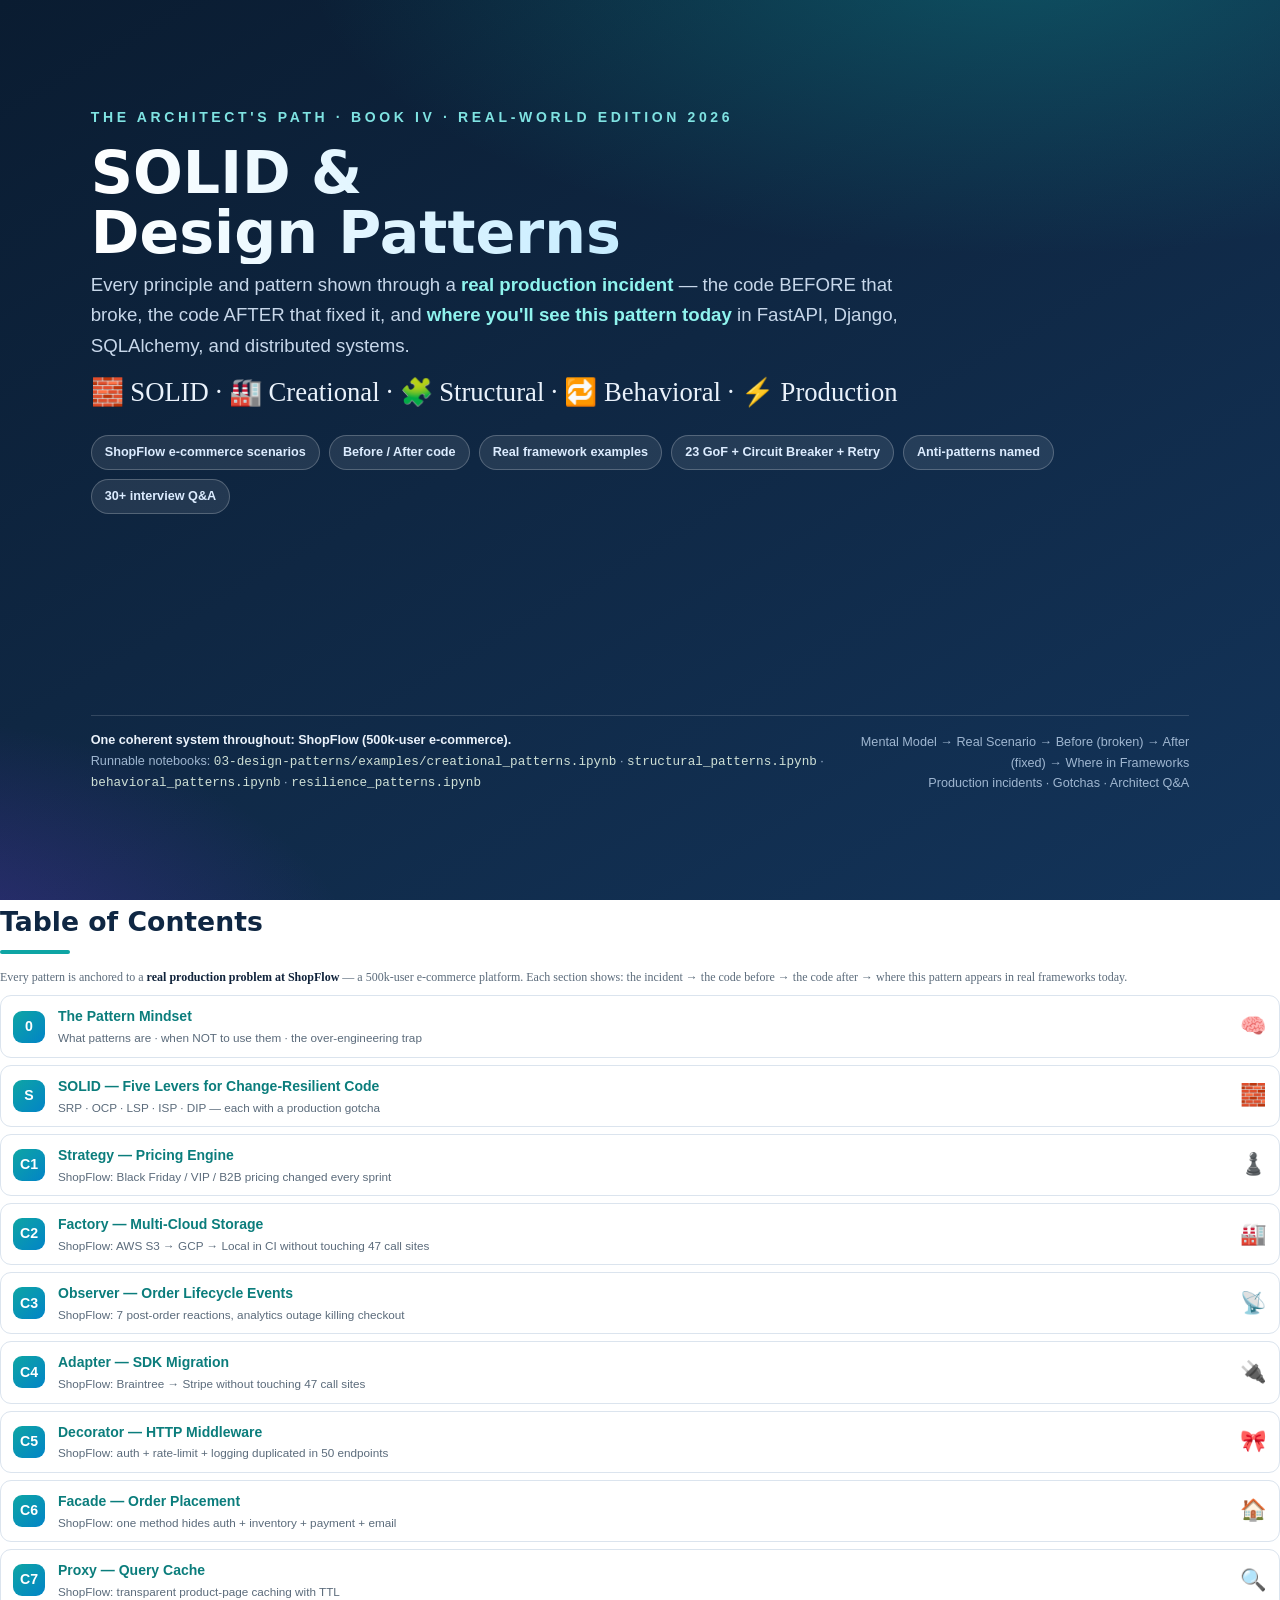
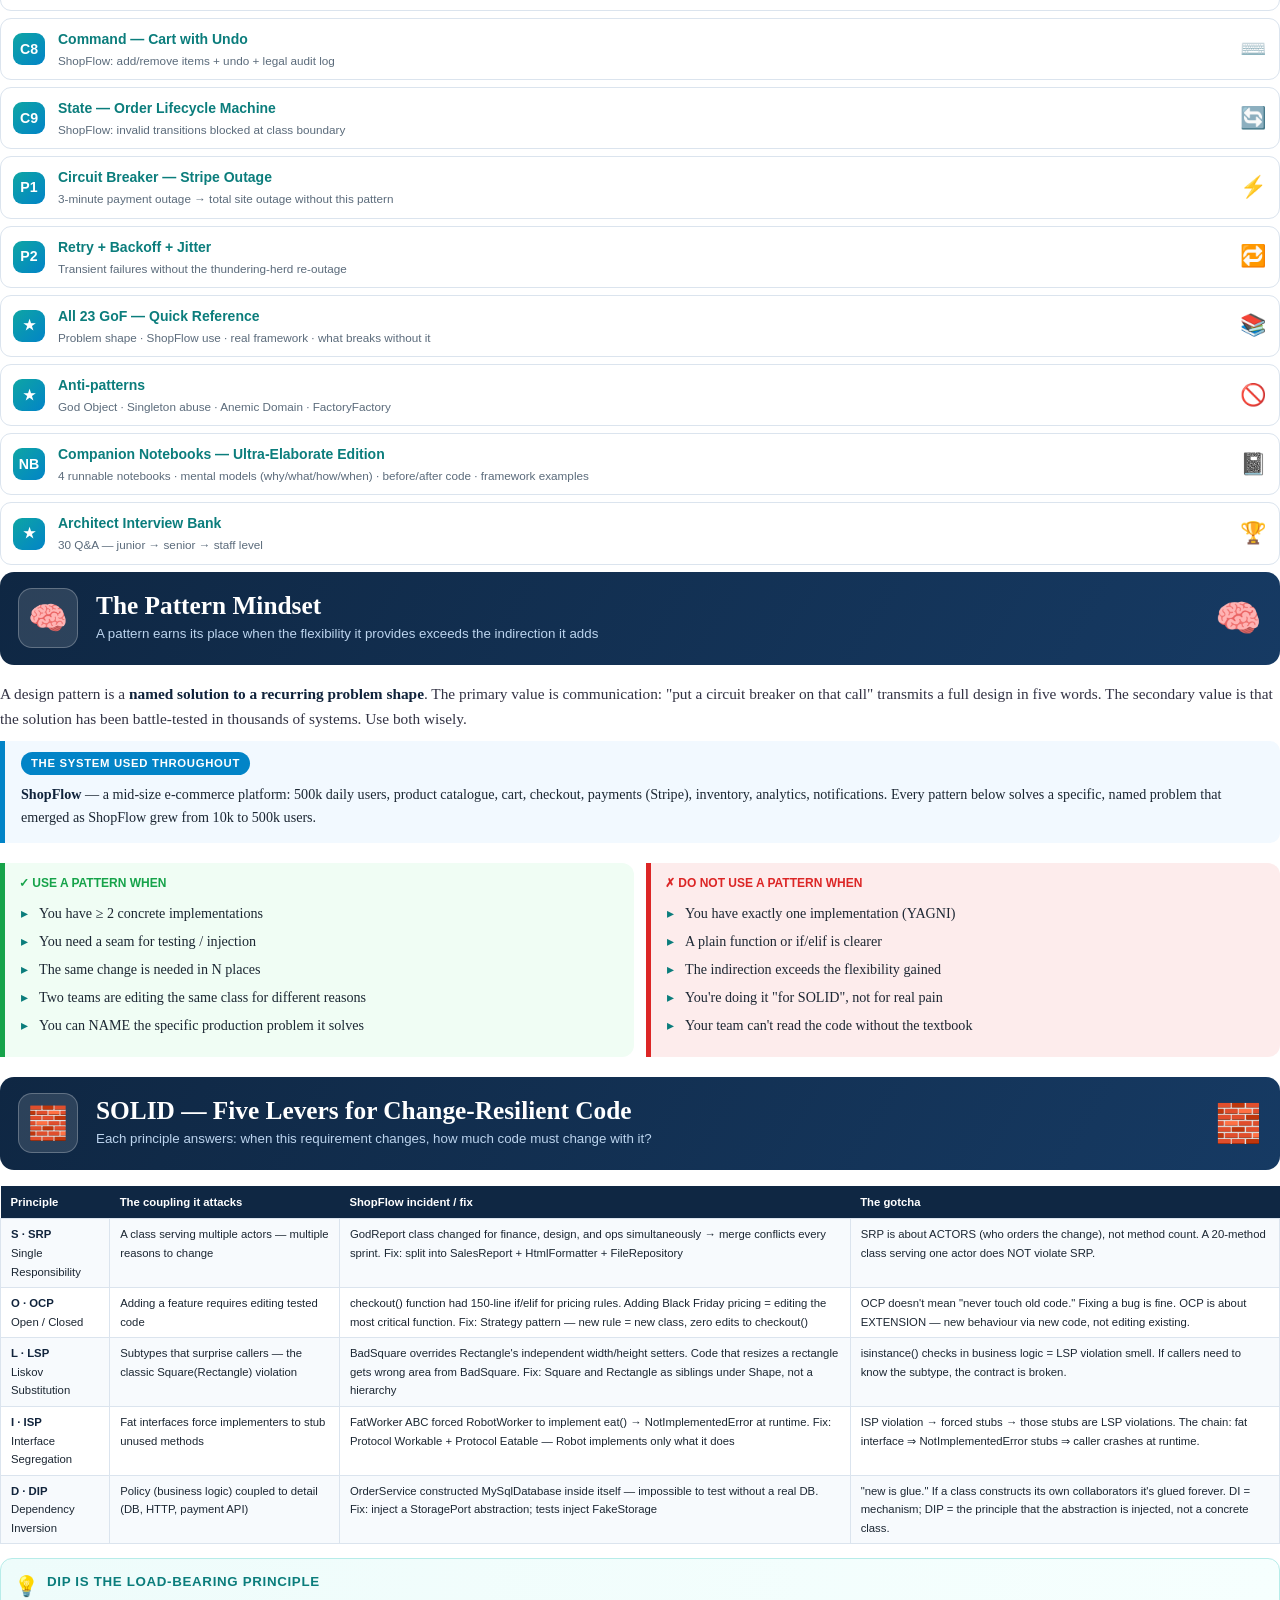
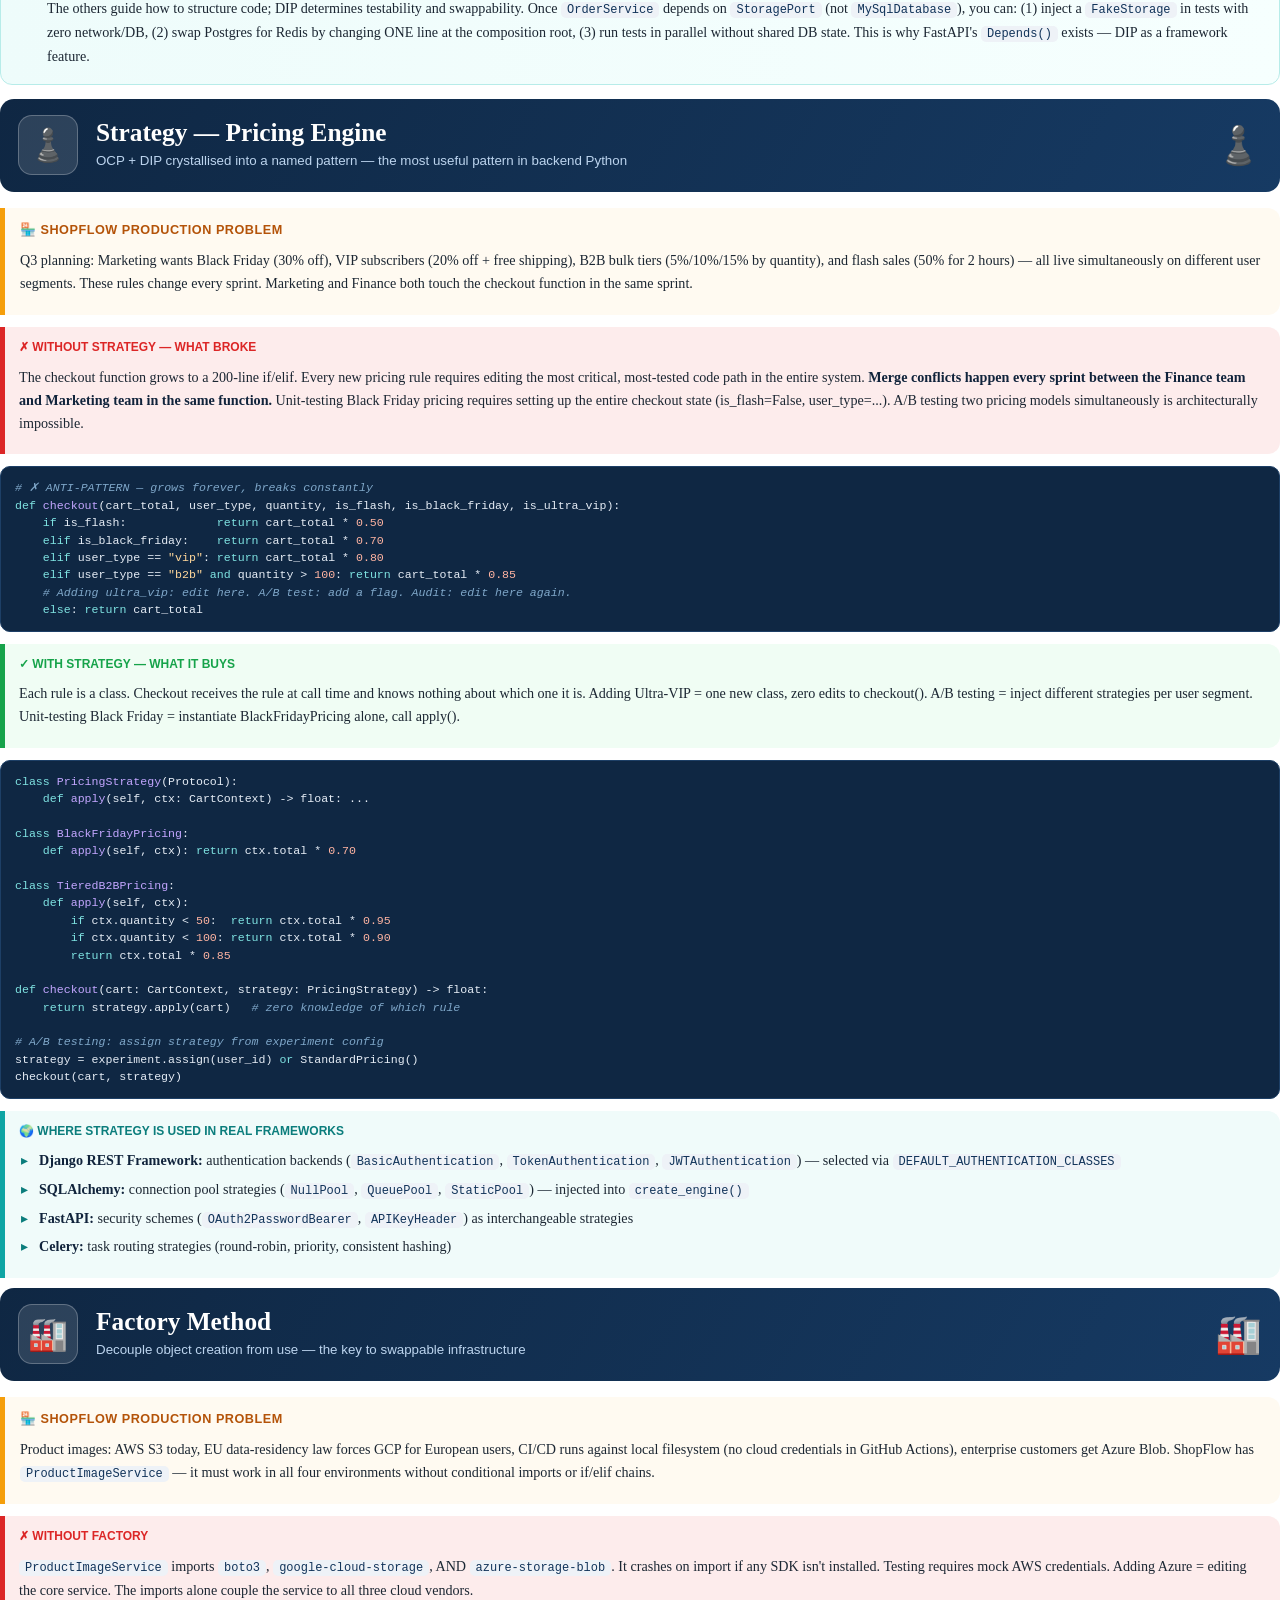
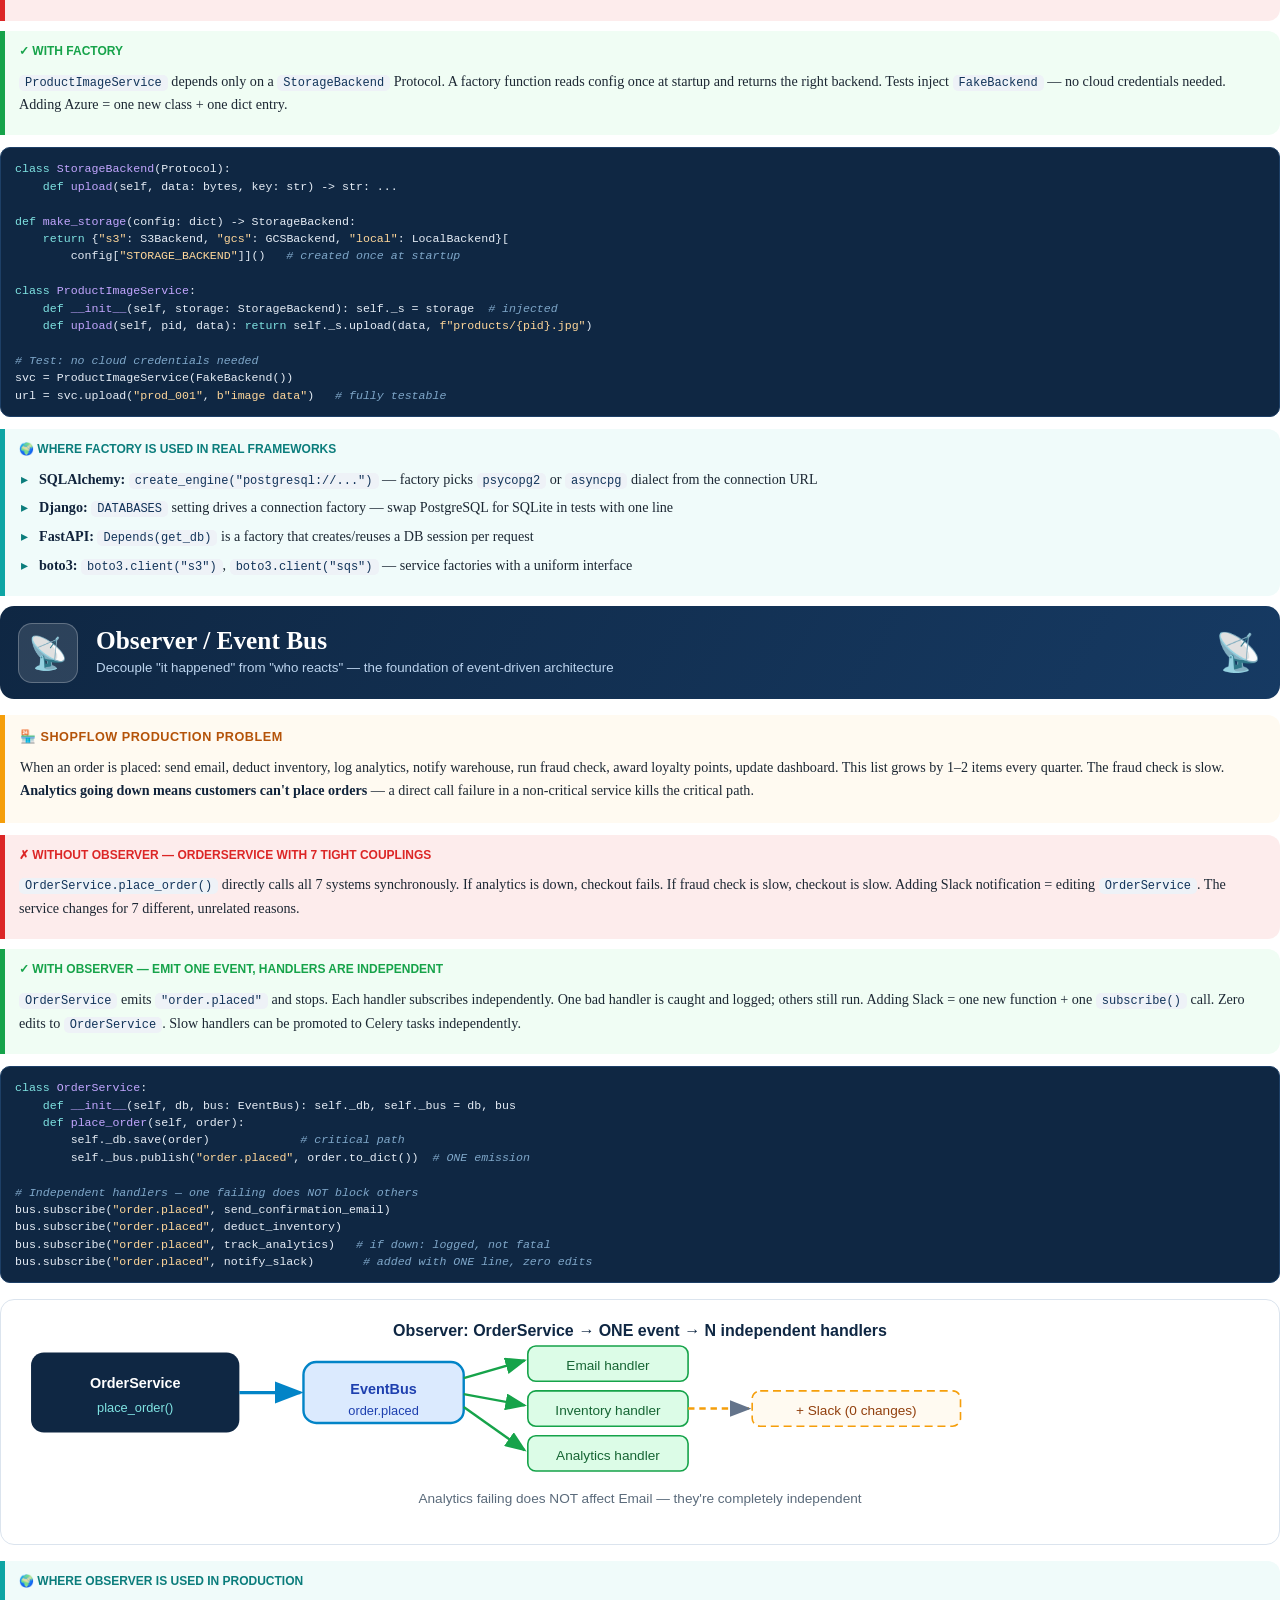
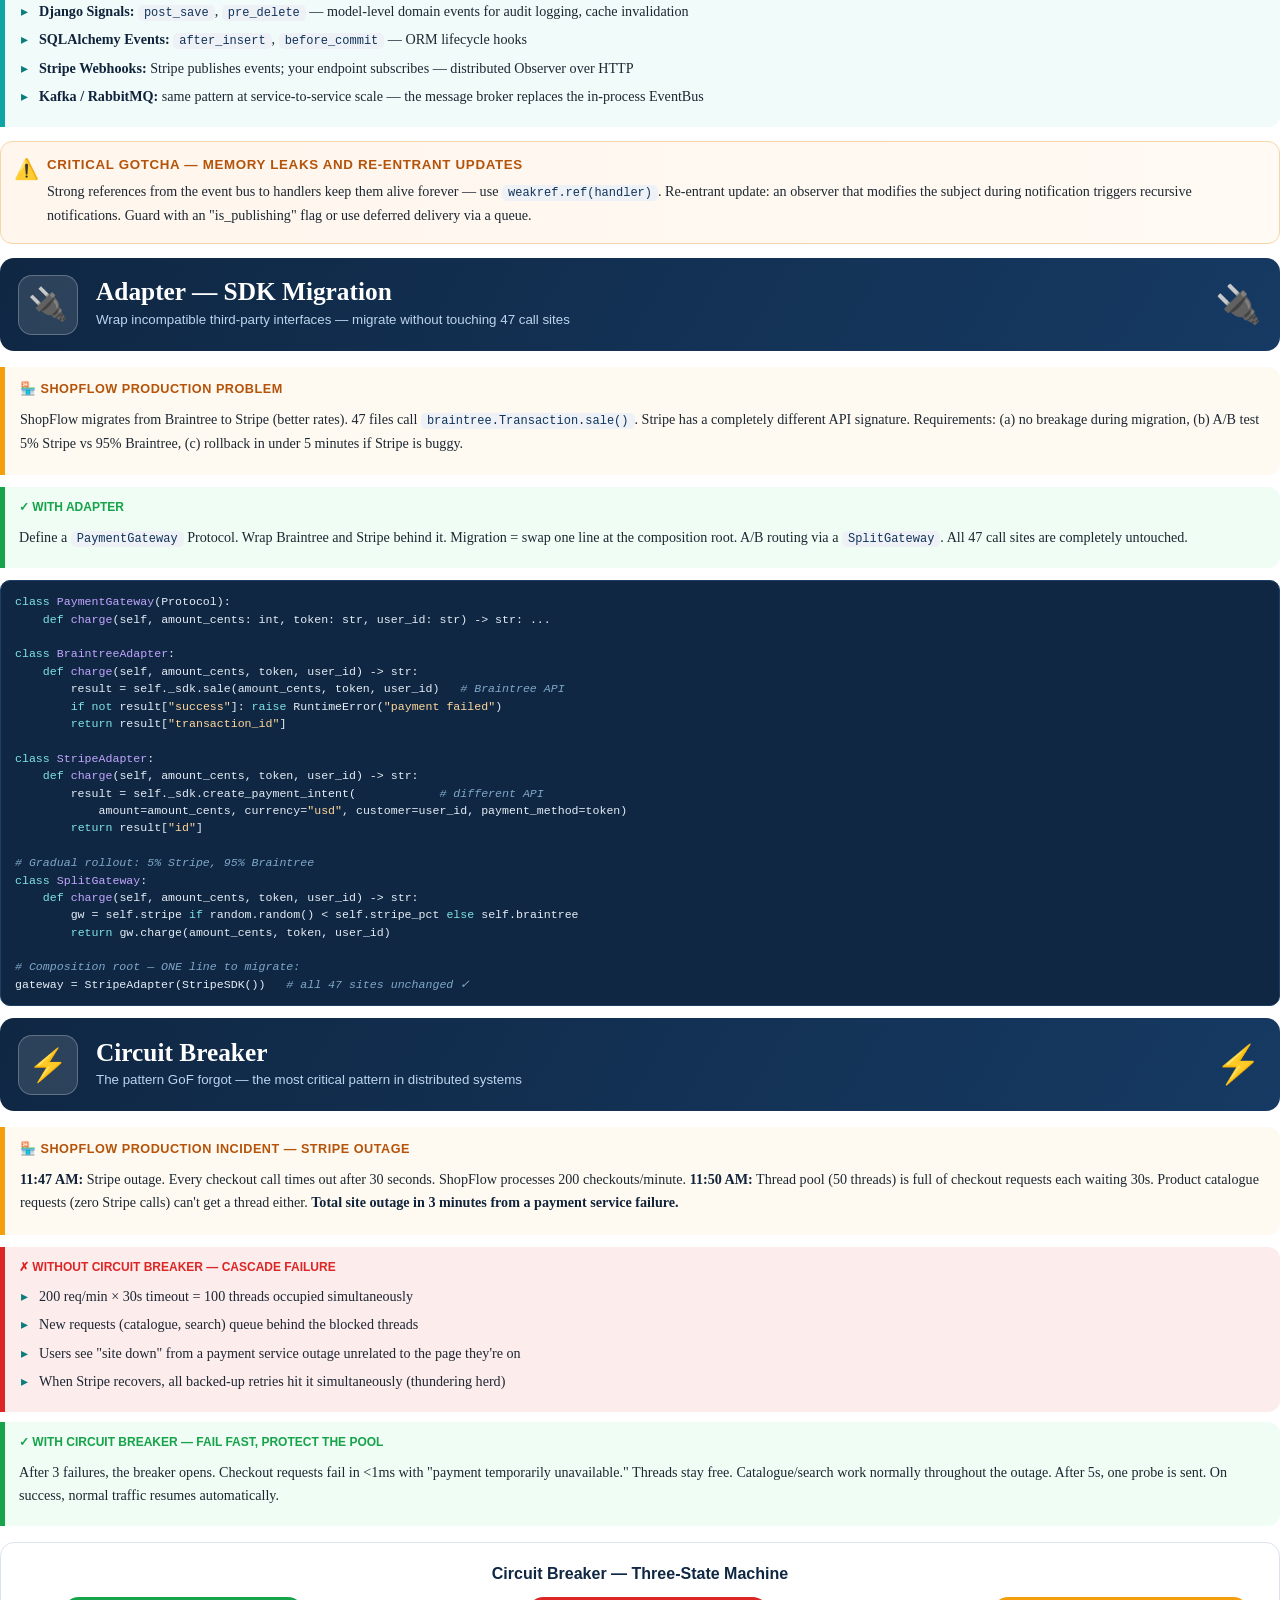
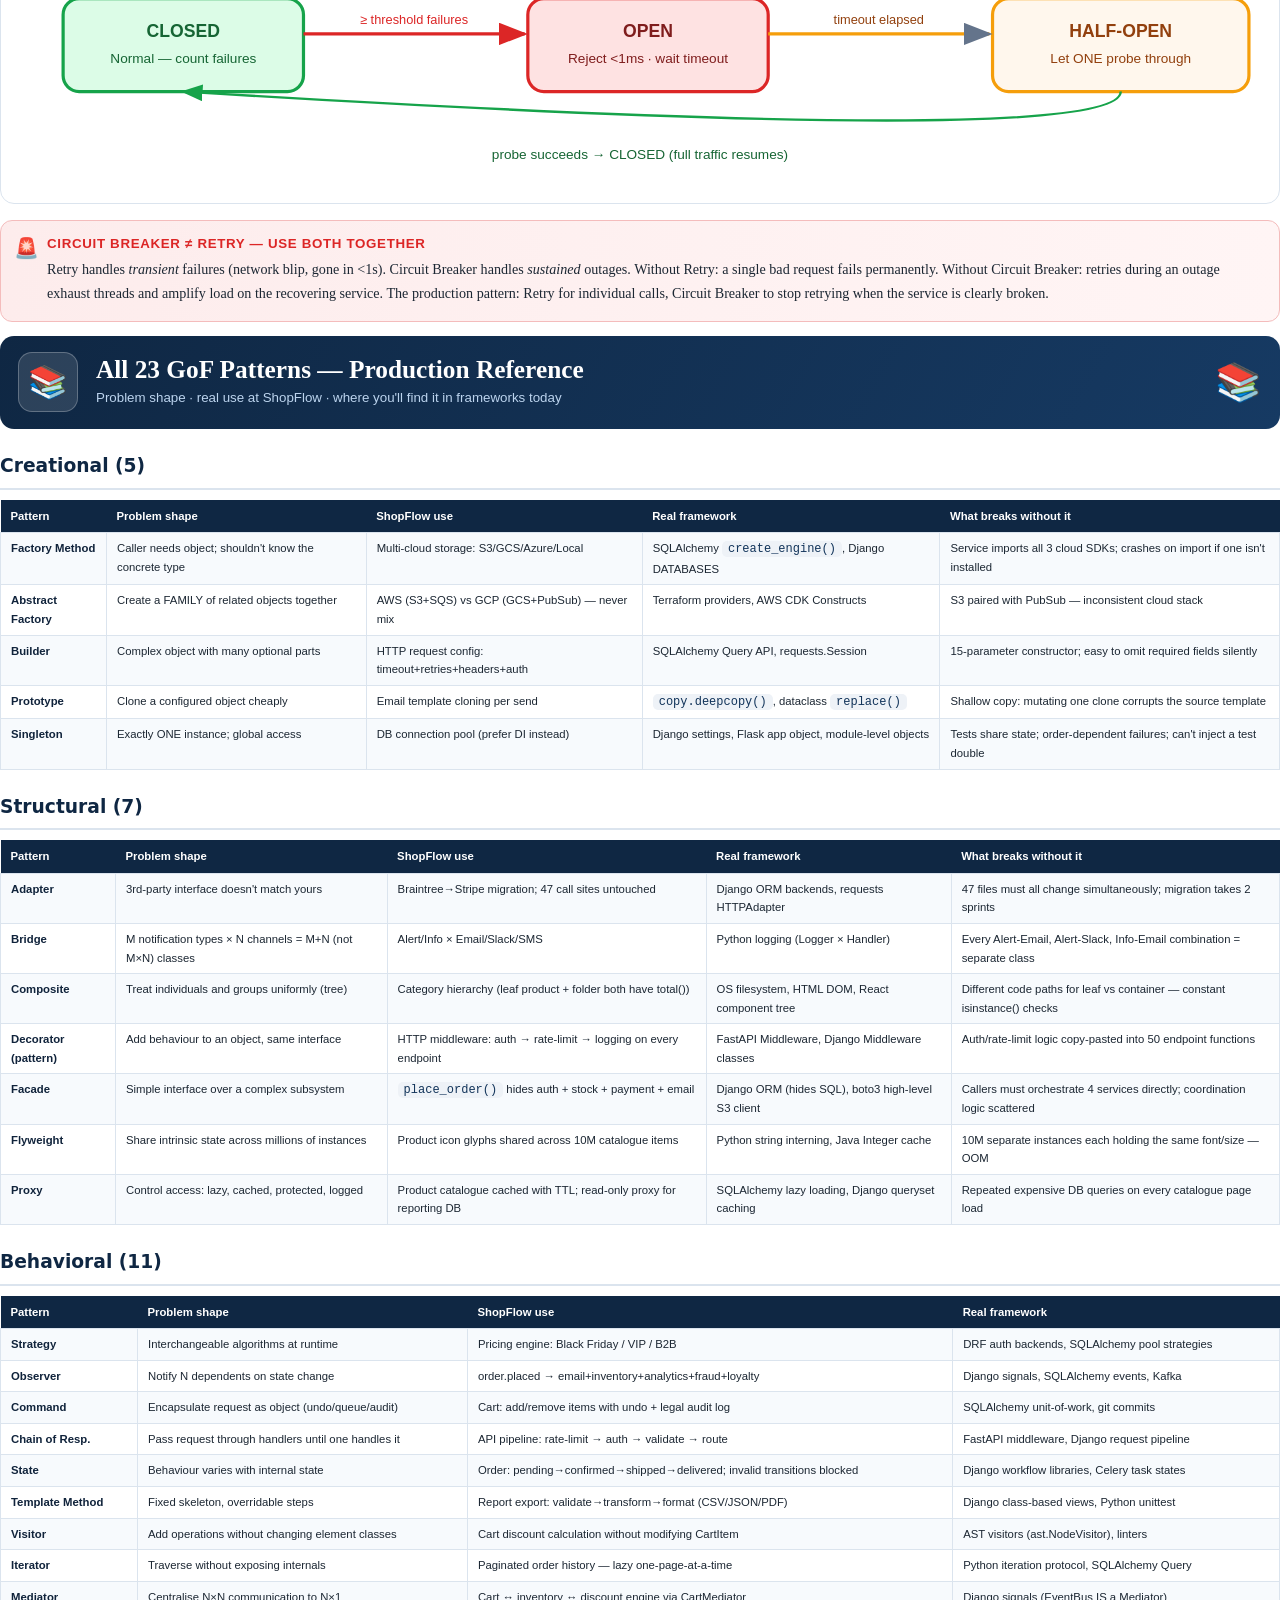
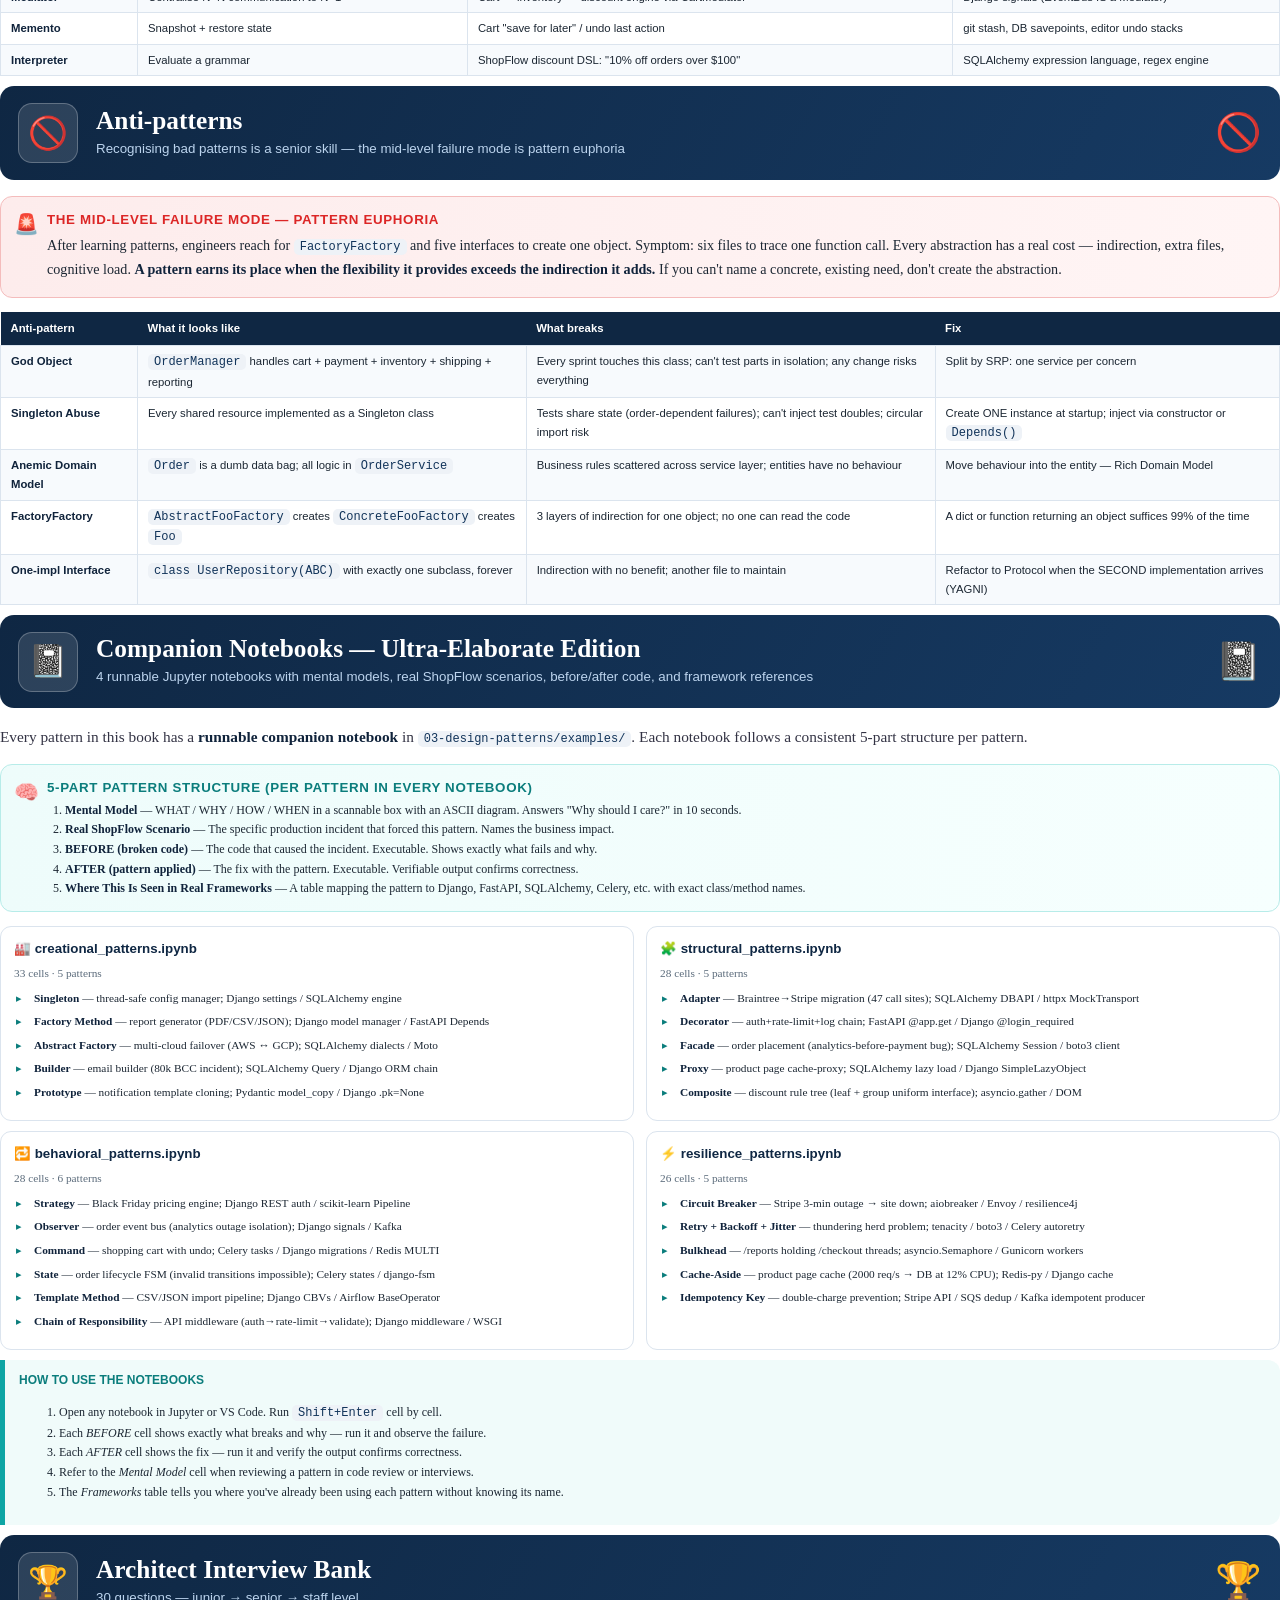
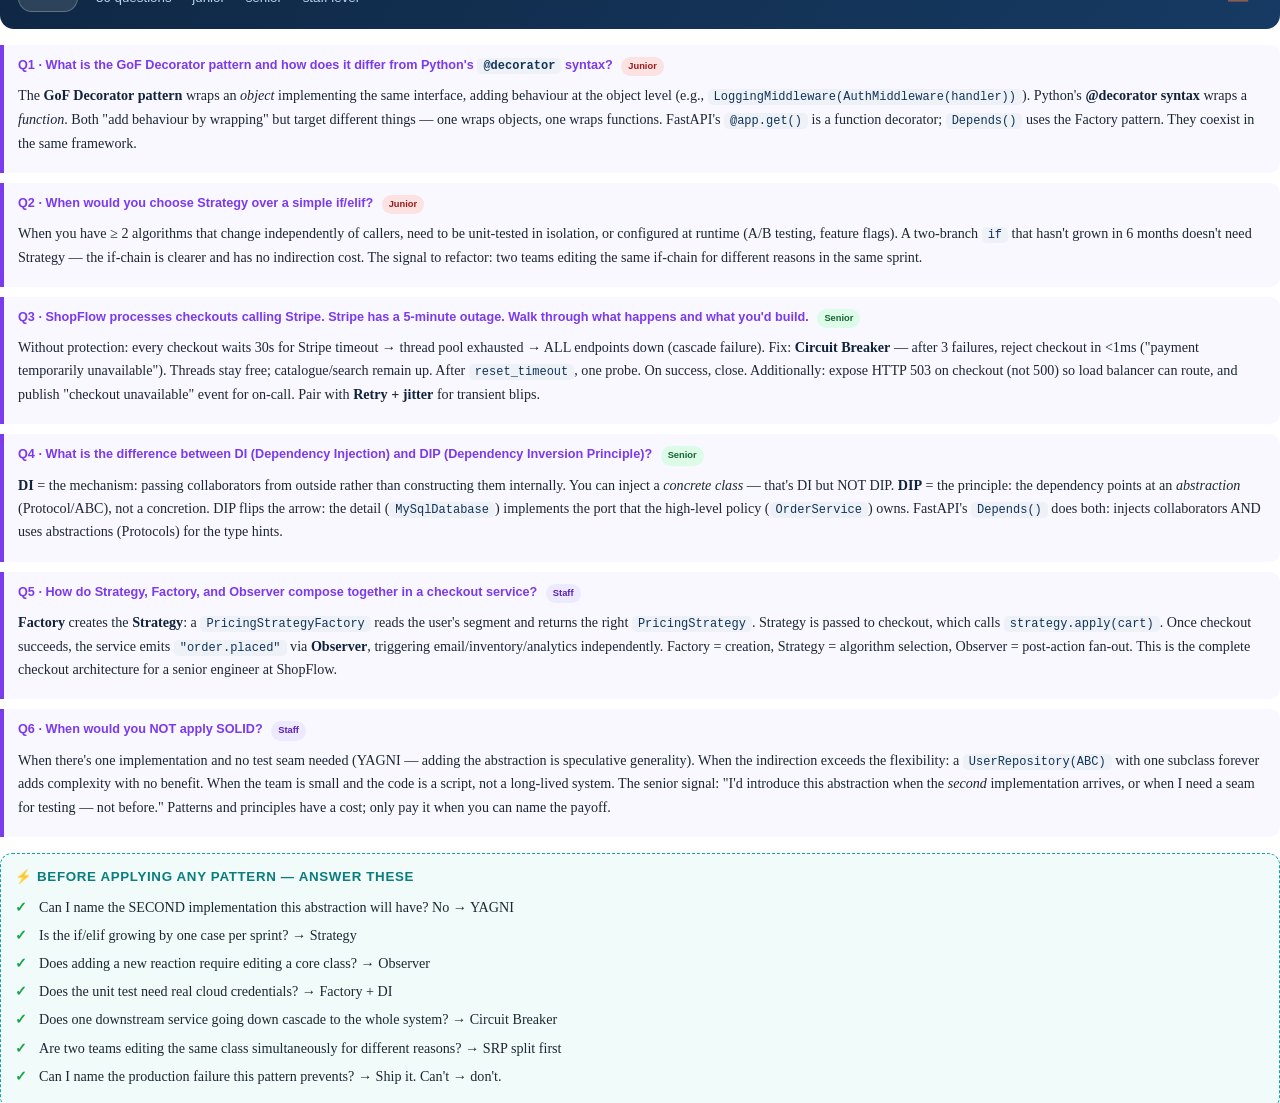
<file: study-guide/book-4-clean-code-patterns.html>
<!DOCTYPE html>
<html lang="en">
<head>
<meta charset="utf-8">
<title>Design Patterns — The Architect's Path, Book IV (Real-World Edition)</title>
<link rel="stylesheet" href="architects-path.css">
<style>
  .scenario{border-left:5px solid var(--amber);background:#fffaf1;border-radius:0 12px 12px 0;padding:12px 15px;margin:12px 0;break-inside:avoid;}
  .scenario .h{font-family:"Segoe UI",sans-serif;font-weight:800;color:#b45309;font-size:9.5pt;text-transform:uppercase;letter-spacing:.04em;margin-bottom:4px;}
  .without{border-left:5px solid var(--red);background:#fdecec;border-radius:0 12px 12px 0;padding:11px 14px;margin:10px 0;break-inside:avoid;}
  .without .h{font-family:"Segoe UI",sans-serif;font-weight:800;color:var(--red);font-size:9pt;text-transform:uppercase;}
  .withpat{border-left:5px solid var(--green);background:#f0fdf4;border-radius:0 12px 12px 0;padding:11px 14px;margin:10px 0;break-inside:avoid;}
  .withpat .h{font-family:"Segoe UI",sans-serif;font-weight:800;color:var(--green);font-size:9pt;text-transform:uppercase;}
  .where{border-left:5px solid var(--teal);background:#f0fbfa;border-radius:0 12px 12px 0;padding:11px 14px;margin:10px 0;break-inside:avoid;}
  .where .h{font-family:"Segoe UI",sans-serif;font-weight:800;color:var(--teal-d);font-size:9pt;text-transform:uppercase;}
  .two-col{display:grid;grid-template-columns:1fr 1fr;gap:12px;margin:10px 0;}
  .pcard{border:1px solid var(--line);border-radius:11px;padding:11px 13px;background:#fff;break-inside:avoid;}
  .pcard .pt{font-family:"Segoe UI",sans-serif;font-weight:800;font-size:10pt;color:var(--navy);margin-bottom:4px;}
  .pcard .ps{font-size:8.5pt;color:var(--muted);}
  .iqa{border-left:4px solid var(--violet);background:#f9f7ff;border-radius:0 10px 10px 0;padding:10px 14px;margin:10px 0;break-inside:avoid;}
  .iqa .q{font-family:"Segoe UI",sans-serif;font-weight:800;color:var(--violet);font-size:9.5pt;}
  .level{display:inline-block;font-family:"Segoe UI",sans-serif;font-size:7pt;font-weight:700;padding:2px 7px;border-radius:999px;margin-left:5px;}
  .level.j{background:#fde2e2;color:#991b1b;} .level.s{background:#dcfce7;color:#166534;} .level.a{background:#ede9fe;color:#5b21b6;}
  .big-table{width:100%;border-collapse:collapse;font-size:8.5pt;margin:10px 0;}
  .big-table th{background:var(--navy);color:#fff;padding:7px 10px;text-align:left;}
  .big-table td{border:1px solid var(--line);padding:6px 10px;vertical-align:top;}
  .big-table tr:nth-child(even) td{background:#f7fafd;}
</style>
</head>
<body>
<svg width="0" height="0" style="position:absolute;overflow:hidden">
  <defs>
    <marker id="ga" markerWidth="9" markerHeight="7" refX="8" refY="3.5" orient="auto"><polygon points="0 0,9 3.5,0 7" fill="#64748b"/></marker>
    <marker id="gb" markerWidth="9" markerHeight="7" refX="8" refY="3.5" orient="auto"><polygon points="0 0,9 3.5,0 7" fill="#0284c7"/></marker>
    <marker id="gg" markerWidth="9" markerHeight="7" refX="8" refY="3.5" orient="auto"><polygon points="0 0,9 3.5,0 7" fill="#16a34a"/></marker>
    <marker id="gr" markerWidth="9" markerHeight="7" refX="8" refY="3.5" orient="auto"><polygon points="0 0,9 3.5,0 7" fill="#dc2626"/></marker>
    <marker id="gn" markerWidth="9" markerHeight="7" refX="8" refY="3.5" orient="auto"><polygon points="0 0,9 3.5,0 7" fill="#0f2743"/></marker>
  </defs>
</svg>

<!-- ======================== COVER ======================== -->
<section class="cover">
  <div>
    <div class="kicker">The Architect's Path · Book IV · Real-World Edition 2026</div>
    <h1>SOLID &amp;<br>Design Patterns</h1>
    <div class="sub">Every principle and pattern shown through a <strong style="color:#8ff4ee">real production incident</strong> — the code BEFORE that broke, the code AFTER that fixed it, and <strong style="color:#8ff4ee">where you'll see this pattern today</strong> in FastAPI, Django, SQLAlchemy, and distributed systems.</div>
    <div class="stackrow">🧱 SOLID · 🏭 Creational · 🧩 Structural · 🔁 Behavioral · ⚡ Production</div>
    <div class="badges">
      <span class="badge">ShopFlow e-commerce scenarios</span>
      <span class="badge">Before / After code</span>
      <span class="badge">Real framework examples</span>
      <span class="badge">23 GoF + Circuit Breaker + Retry</span>
      <span class="badge">Anti-patterns named</span>
      <span class="badge">30+ interview Q&amp;A</span>
    </div>
  </div>
  <div class="foot">
    <div><strong style="color:#eaf2fb">One coherent system throughout: ShopFlow (500k-user e-commerce).</strong><br>Runnable notebooks: <code style="color:#cfe0d6">03-design-patterns/examples/creational_patterns.ipynb</code> · <code style="color:#cfe0d6">structural_patterns.ipynb</code> · <code style="color:#cfe0d6">behavioral_patterns.ipynb</code> · <code style="color:#cfe0d6">resilience_patterns.ipynb</code></div>
    <div style="text-align:right">Mental Model → Real Scenario → Before (broken) → After (fixed) → Where in Frameworks<br>Production incidents · Gotchas · Architect Q&amp;A</div>
  </div>
</section>

<!-- ======================== TOC ======================== -->
<section class="toc">
  <h2>Table of Contents</h2>
  <div class="rule"></div>
  <p class="small">Every pattern is anchored to a <strong>real production problem at ShopFlow</strong> — a 500k-user e-commerce platform. Each section shows: the incident → the code before → the code after → where this pattern appears in real frameworks today.</p>
  <ol>
    <li><span class="n">0</span><div><div class="tt"><a href="#intro">The Pattern Mindset</a></div><div class="dd">What patterns are · when NOT to use them · the over-engineering trap</div></div><span class="ic">🧠</span></li>
    <li><span class="n">S</span><div><div class="tt"><a href="#solid">SOLID — Five Levers for Change-Resilient Code</a></div><div class="dd">SRP · OCP · LSP · ISP · DIP — each with a production gotcha</div></div><span class="ic">🧱</span></li>
    <li><span class="n">C1</span><div><div class="tt"><a href="#strategy">Strategy — Pricing Engine</a></div><div class="dd">ShopFlow: Black Friday / VIP / B2B pricing changed every sprint</div></div><span class="ic">♟️</span></li>
    <li><span class="n">C2</span><div><div class="tt"><a href="#factory">Factory — Multi-Cloud Storage</a></div><div class="dd">ShopFlow: AWS S3 → GCP → Local in CI without touching 47 call sites</div></div><span class="ic">🏭</span></li>
    <li><span class="n">C3</span><div><div class="tt"><a href="#observer">Observer — Order Lifecycle Events</a></div><div class="dd">ShopFlow: 7 post-order reactions, analytics outage killing checkout</div></div><span class="ic">📡</span></li>
    <li><span class="n">C4</span><div><div class="tt"><a href="#adapter">Adapter — SDK Migration</a></div><div class="dd">ShopFlow: Braintree → Stripe without touching 47 call sites</div></div><span class="ic">🔌</span></li>
    <li><span class="n">C5</span><div><div class="tt"><a href="#decorator">Decorator — HTTP Middleware</a></div><div class="dd">ShopFlow: auth + rate-limit + logging duplicated in 50 endpoints</div></div><span class="ic">🎀</span></li>
    <li><span class="n">C6</span><div><div class="tt"><a href="#facade">Facade — Order Placement</a></div><div class="dd">ShopFlow: one method hides auth + inventory + payment + email</div></div><span class="ic">🏠</span></li>
    <li><span class="n">C7</span><div><div class="tt"><a href="#proxy">Proxy — Query Cache</a></div><div class="dd">ShopFlow: transparent product-page caching with TTL</div></div><span class="ic">🔍</span></li>
    <li><span class="n">C8</span><div><div class="tt"><a href="#command">Command — Cart with Undo</a></div><div class="dd">ShopFlow: add/remove items + undo + legal audit log</div></div><span class="ic">⌨️</span></li>
    <li><span class="n">C9</span><div><div class="tt"><a href="#state">State — Order Lifecycle Machine</a></div><div class="dd">ShopFlow: invalid transitions blocked at class boundary</div></div><span class="ic">🔄</span></li>
    <li><span class="n">P1</span><div><div class="tt"><a href="#cb">Circuit Breaker — Stripe Outage</a></div><div class="dd">3-minute payment outage → total site outage without this pattern</div></div><span class="ic">⚡</span></li>
    <li><span class="n">P2</span><div><div class="tt"><a href="#retry">Retry + Backoff + Jitter</a></div><div class="dd">Transient failures without the thundering-herd re-outage</div></div><span class="ic">🔁</span></li>
    <li><span class="n">★</span><div><div class="tt"><a href="#all23">All 23 GoF — Quick Reference</a></div><div class="dd">Problem shape · ShopFlow use · real framework · what breaks without it</div></div><span class="ic">📚</span></li>
    <li><span class="n">★</span><div><div class="tt"><a href="#anti">Anti-patterns</a></div><div class="dd">God Object · Singleton abuse · Anemic Domain · FactoryFactory</div></div><span class="ic">🚫</span></li>
    <li><span class="n">NB</span><div><div class="tt"><a href="#notebooks">Companion Notebooks — Ultra-Elaborate Edition</a></div><div class="dd">4 runnable notebooks · mental models (why/what/how/when) · before/after code · framework examples</div></div><span class="ic">📓</span></li>
    <li><span class="n">★</span><div><div class="tt"><a href="#interview">Architect Interview Bank</a></div><div class="dd">30 Q&amp;A — junior → senior → staff level</div></div><span class="ic">🏆</span></li>
  </ol>
</section>

<!-- ======================== PATTERN MINDSET ======================== -->
<section class="chapter" id="intro">
  <div class="ch-head"><div class="num">🧠</div><div><div class="t">The Pattern Mindset</div><div class="s">A pattern earns its place when the flexibility it provides exceeds the indirection it adds</div></div><div class="ico">🧠</div></div>

  <p class="lead">A design pattern is a <strong>named solution to a recurring problem shape</strong>. The primary value is communication: "put a circuit breaker on that call" transmits a full design in five words. The secondary value is that the solution has been battle-tested in thousands of systems. Use both wisely.</p>

  <div class="def what"><span class="lab">The system used throughout</span><p><strong>ShopFlow</strong> — a mid-size e-commerce platform: 500k daily users, product catalogue, cart, checkout, payments (Stripe), inventory, analytics, notifications. Every pattern below solves a specific, named problem that emerged as ShopFlow grew from 10k to 500k users.</p></div>

  <div class="two-col">
    <div class="withpat"><div class="h">✓ USE a pattern when</div><ul class="plain"><li>You have ≥ 2 concrete implementations</li><li>You need a seam for testing / injection</li><li>The same change is needed in N places</li><li>Two teams are editing the same class for different reasons</li><li>You can NAME the specific production problem it solves</li></ul></div>
    <div class="without"><div class="h">✗ DO NOT use a pattern when</div><ul class="plain"><li>You have exactly one implementation (YAGNI)</li><li>A plain function or if/elif is clearer</li><li>The indirection exceeds the flexibility gained</li><li>You're doing it "for SOLID", not for real pain</li><li>Your team can't read the code without the textbook</li></ul></div>
  </div>

</section>

<!-- ======================== SOLID ======================== -->
<section class="chapter" id="solid">
  <div class="ch-head"><div class="num">🧱</div><div><div class="t">SOLID — Five Levers for Change-Resilient Code</div><div class="s">Each principle answers: when this requirement changes, how much code must change with it?</div></div><div class="ico">🧱</div></div>

  <table class="big-table">
    <tr><th>Principle</th><th>The coupling it attacks</th><th>ShopFlow incident / fix</th><th>The gotcha</th></tr>
    <tr><td><strong>S · SRP</strong><br>Single Responsibility</td><td>A class serving multiple actors — multiple reasons to change</td><td>GodReport class changed for finance, design, and ops simultaneously → merge conflicts every sprint. Fix: split into SalesReport + HtmlFormatter + FileRepository</td><td>SRP is about ACTORS (who orders the change), not method count. A 20-method class serving one actor does NOT violate SRP.</td></tr>
    <tr><td><strong>O · OCP</strong><br>Open / Closed</td><td>Adding a feature requires editing tested code</td><td>checkout() function had 150-line if/elif for pricing rules. Adding Black Friday pricing = editing the most critical function. Fix: Strategy pattern — new rule = new class, zero edits to checkout()</td><td>OCP doesn't mean "never touch old code." Fixing a bug is fine. OCP is about EXTENSION — new behaviour via new code, not editing existing.</td></tr>
    <tr><td><strong>L · LSP</strong><br>Liskov Substitution</td><td>Subtypes that surprise callers — the classic Square(Rectangle) violation</td><td>BadSquare overrides Rectangle's independent width/height setters. Code that resizes a rectangle gets wrong area from BadSquare. Fix: Square and Rectangle as siblings under Shape, not a hierarchy</td><td>isinstance() checks in business logic = LSP violation smell. If callers need to know the subtype, the contract is broken.</td></tr>
    <tr><td><strong>I · ISP</strong><br>Interface Segregation</td><td>Fat interfaces force implementers to stub unused methods</td><td>FatWorker ABC forced RobotWorker to implement eat() → NotImplementedError at runtime. Fix: Protocol Workable + Protocol Eatable — Robot implements only what it does</td><td>ISP violation → forced stubs → those stubs are LSP violations. The chain: fat interface ⇒ NotImplementedError stubs ⇒ caller crashes at runtime.</td></tr>
    <tr><td><strong>D · DIP</strong><br>Dependency Inversion</td><td>Policy (business logic) coupled to detail (DB, HTTP, payment API)</td><td>OrderService constructed MySqlDatabase inside itself — impossible to test without a real DB. Fix: inject a StoragePort abstraction; tests inject FakeStorage</td><td>"new is glue." If a class constructs its own collaborators it's glued forever. DI = mechanism; DIP = the principle that the abstraction is injected, not a concrete class.</td></tr>
  </table>

  <div class="box bigidea"><span class="ic">💡</span><div class="h">DIP is the load-bearing principle</div>
  <p>The others guide how to structure code; DIP determines testability and swappability. Once <code class="inl">OrderService</code> depends on <code class="inl">StoragePort</code> (not <code class="inl">MySqlDatabase</code>), you can: (1) inject a <code class="inl">FakeStorage</code> in tests with zero network/DB, (2) swap Postgres for Redis by changing ONE line at the composition root, (3) run tests in parallel without shared DB state. This is why FastAPI's <code class="inl">Depends()</code> exists — DIP as a framework feature.</p></div>

</section>

<!-- ======================== STRATEGY ======================== -->
<section class="chapter" id="strategy">
  <div class="ch-head"><div class="num">♟️</div><div><div class="t">Strategy — Pricing Engine</div><div class="s">OCP + DIP crystallised into a named pattern — the most useful pattern in backend Python</div></div><div class="ico">♟️</div></div>

  <div class="scenario"><div class="h">🏪 ShopFlow Production Problem</div>
  <p>Q3 planning: Marketing wants Black Friday (30% off), VIP subscribers (20% off + free shipping), B2B bulk tiers (5%/10%/15% by quantity), and flash sales (50% for 2 hours) — all live simultaneously on different user segments. These rules change every sprint. Marketing and Finance both touch the checkout function in the same sprint.</p></div>

  <div class="without"><div class="h">✗ Without Strategy — what broke</div>
  <p>The checkout function grows to a 200-line if/elif. Every new pricing rule requires editing the most critical, most-tested code path in the entire system. <strong>Merge conflicts happen every sprint between the Finance team and Marketing team in the same function.</strong> Unit-testing Black Friday pricing requires setting up the entire checkout state (is_flash=False, user_type=...). A/B testing two pricing models simultaneously is architecturally impossible.</p></div>
<pre><span class="c"># ✗ ANTI-PATTERN — grows forever, breaks constantly</span>
<span class="k">def</span> <span class="f">checkout</span>(cart_total, user_type, quantity, is_flash, is_black_friday, is_ultra_vip):
    <span class="k">if</span> is_flash:             <span class="k">return</span> cart_total * <span class="n">0.50</span>
    <span class="k">elif</span> is_black_friday:    <span class="k">return</span> cart_total * <span class="n">0.70</span>
    <span class="k">elif</span> user_type == <span class="s">"vip"</span>: <span class="k">return</span> cart_total * <span class="n">0.80</span>
    <span class="k">elif</span> user_type == <span class="s">"b2b"</span> <span class="k">and</span> quantity > <span class="n">100</span>: <span class="k">return</span> cart_total * <span class="n">0.85</span>
    <span class="c"># Adding ultra_vip: edit here. A/B test: add a flag. Audit: edit here again.</span>
    <span class="k">else</span>: <span class="k">return</span> cart_total</pre>

  <div class="withpat"><div class="h">✓ With Strategy — what it buys</div>
  <p>Each rule is a class. Checkout receives the rule at call time and knows nothing about which one it is. Adding Ultra-VIP = one new class, zero edits to checkout(). A/B testing = inject different strategies per user segment. Unit-testing Black Friday = instantiate BlackFridayPricing alone, call apply().</p></div>
<pre><span class="k">class</span> <span class="f">PricingStrategy</span>(Protocol):
    <span class="k">def</span> <span class="f">apply</span>(self, ctx: CartContext) -> float: ...

<span class="k">class</span> <span class="f">BlackFridayPricing</span>:
    <span class="k">def</span> <span class="f">apply</span>(self, ctx): <span class="k">return</span> ctx.total * <span class="n">0.70</span>

<span class="k">class</span> <span class="f">TieredB2BPricing</span>:
    <span class="k">def</span> <span class="f">apply</span>(self, ctx):
        <span class="k">if</span> ctx.quantity < <span class="n">50</span>:  <span class="k">return</span> ctx.total * <span class="n">0.95</span>
        <span class="k">if</span> ctx.quantity < <span class="n">100</span>: <span class="k">return</span> ctx.total * <span class="n">0.90</span>
        <span class="k">return</span> ctx.total * <span class="n">0.85</span>

<span class="k">def</span> <span class="f">checkout</span>(cart: CartContext, strategy: PricingStrategy) -> float:
    <span class="k">return</span> strategy.apply(cart)   <span class="c"># zero knowledge of which rule</span>

<span class="c"># A/B testing: assign strategy from experiment config</span>
strategy = experiment.assign(user_id) <span class="k">or</span> StandardPricing()
checkout(cart, strategy)</pre>

  <div class="where"><div class="h">🌍 Where Strategy is used in real frameworks</div>
  <ul class="plain">
    <li><strong>Django REST Framework:</strong> authentication backends (<code class="inl">BasicAuthentication</code>, <code class="inl">TokenAuthentication</code>, <code class="inl">JWTAuthentication</code>) — selected via <code class="inl">DEFAULT_AUTHENTICATION_CLASSES</code></li>
    <li><strong>SQLAlchemy:</strong> connection pool strategies (<code class="inl">NullPool</code>, <code class="inl">QueuePool</code>, <code class="inl">StaticPool</code>) — injected into <code class="inl">create_engine()</code></li>
    <li><strong>FastAPI:</strong> security schemes (<code class="inl">OAuth2PasswordBearer</code>, <code class="inl">APIKeyHeader</code>) as interchangeable strategies</li>
    <li><strong>Celery:</strong> task routing strategies (round-robin, priority, consistent hashing)</li>
  </ul></div>

</section>

<!-- ======================== FACTORY ======================== -->
<section class="chapter" id="factory">
  <div class="ch-head"><div class="num">🏭</div><div><div class="t">Factory Method</div><div class="s">Decouple object creation from use — the key to swappable infrastructure</div></div><div class="ico">🏭</div></div>

  <div class="scenario"><div class="h">🏪 ShopFlow Production Problem</div>
  <p>Product images: AWS S3 today, EU data-residency law forces GCP for European users, CI/CD runs against local filesystem (no cloud credentials in GitHub Actions), enterprise customers get Azure Blob. ShopFlow has <code class="inl">ProductImageService</code> — it must work in all four environments without conditional imports or if/elif chains.</p></div>

  <div class="without"><div class="h">✗ Without Factory</div>
  <p><code class="inl">ProductImageService</code> imports <code class="inl">boto3</code>, <code class="inl">google-cloud-storage</code>, AND <code class="inl">azure-storage-blob</code>. It crashes on import if any SDK isn't installed. Testing requires mock AWS credentials. Adding Azure = editing the core service. The imports alone couple the service to all three cloud vendors.</p></div>

  <div class="withpat"><div class="h">✓ With Factory</div>
  <p><code class="inl">ProductImageService</code> depends only on a <code class="inl">StorageBackend</code> Protocol. A factory function reads config once at startup and returns the right backend. Tests inject <code class="inl">FakeBackend</code> — no cloud credentials needed. Adding Azure = one new class + one dict entry.</p></div>
<pre><span class="k">class</span> <span class="f">StorageBackend</span>(Protocol):
    <span class="k">def</span> <span class="f">upload</span>(self, data: bytes, key: str) -> str: ...

<span class="k">def</span> <span class="f">make_storage</span>(config: dict) -> StorageBackend:
    <span class="k">return</span> {<span class="s">"s3"</span>: S3Backend, <span class="s">"gcs"</span>: GCSBackend, <span class="s">"local"</span>: LocalBackend}[
        config[<span class="s">"STORAGE_BACKEND"</span>]]()   <span class="c"># created once at startup</span>

<span class="k">class</span> <span class="f">ProductImageService</span>:
    <span class="k">def</span> <span class="f">__init__</span>(self, storage: StorageBackend): self._s = storage  <span class="c"># injected</span>
    <span class="k">def</span> <span class="f">upload</span>(self, pid, data): <span class="k">return</span> self._s.upload(data, <span class="s">f"products/{pid}.jpg"</span>)

<span class="c"># Test: no cloud credentials needed</span>
svc = ProductImageService(FakeBackend())
url = svc.upload(<span class="s">"prod_001"</span>, <span class="s">b"image data"</span>)   <span class="c"># fully testable</span></pre>

  <div class="where"><div class="h">🌍 Where Factory is used in real frameworks</div>
  <ul class="plain">
    <li><strong>SQLAlchemy:</strong> <code class="inl">create_engine("postgresql://...")</code> — factory picks <code class="inl">psycopg2</code> or <code class="inl">asyncpg</code> dialect from the connection URL</li>
    <li><strong>Django:</strong> <code class="inl">DATABASES</code> setting drives a connection factory — swap PostgreSQL for SQLite in tests with one line</li>
    <li><strong>FastAPI:</strong> <code class="inl">Depends(get_db)</code> is a factory that creates/reuses a DB session per request</li>
    <li><strong>boto3:</strong> <code class="inl">boto3.client("s3")</code>, <code class="inl">boto3.client("sqs")</code> — service factories with a uniform interface</li>
  </ul></div>

</section>

<!-- ======================== OBSERVER ======================== -->
<section class="chapter" id="observer">
  <div class="ch-head"><div class="num">📡</div><div><div class="t">Observer / Event Bus</div><div class="s">Decouple "it happened" from "who reacts" — the foundation of event-driven architecture</div></div><div class="ico">📡</div></div>

  <div class="scenario"><div class="h">🏪 ShopFlow Production Problem</div>
  <p>When an order is placed: send email, deduct inventory, log analytics, notify warehouse, run fraud check, award loyalty points, update dashboard. This list grows by 1–2 items every quarter. The fraud check is slow. <strong>Analytics going down means customers can't place orders</strong> — a direct call failure in a non-critical service kills the critical path.</p></div>

  <div class="without"><div class="h">✗ Without Observer — OrderService with 7 tight couplings</div>
  <p><code class="inl">OrderService.place_order()</code> directly calls all 7 systems synchronously. If analytics is down, checkout fails. If fraud check is slow, checkout is slow. Adding Slack notification = editing <code class="inl">OrderService</code>. The service changes for 7 different, unrelated reasons.</p></div>

  <div class="withpat"><div class="h">✓ With Observer — emit one event, handlers are independent</div>
  <p><code class="inl">OrderService</code> emits <code class="inl">"order.placed"</code> and stops. Each handler subscribes independently. One bad handler is caught and logged; others still run. Adding Slack = one new function + one <code class="inl">subscribe()</code> call. Zero edits to <code class="inl">OrderService</code>. Slow handlers can be promoted to Celery tasks independently.</p></div>
<pre><span class="k">class</span> <span class="f">OrderService</span>:
    <span class="k">def</span> <span class="f">__init__</span>(self, db, bus: EventBus): self._db, self._bus = db, bus
    <span class="k">def</span> <span class="f">place_order</span>(self, order):
        self._db.save(order)             <span class="c"># critical path</span>
        self._bus.publish(<span class="s">"order.placed"</span>, order.to_dict())  <span class="c"># ONE emission</span>

<span class="c"># Independent handlers — one failing does NOT block others</span>
bus.subscribe(<span class="s">"order.placed"</span>, send_confirmation_email)
bus.subscribe(<span class="s">"order.placed"</span>, deduct_inventory)
bus.subscribe(<span class="s">"order.placed"</span>, track_analytics)   <span class="c"># if down: logged, not fatal</span>
bus.subscribe(<span class="s">"order.placed"</span>, notify_slack)       <span class="c"># added with ONE line, zero edits</span></pre>

  <figure class="fig-card">
  <svg viewBox="0 0 780 130" role="img">
    <g font-family="Segoe UI,sans-serif">
      <text x="390" y="14" text-anchor="middle" font-size="10" font-weight="800" fill="#0f2743">Observer: OrderService → ONE event → N independent handlers</text>
      <rect x="10" y="24" width="130" height="50" rx="8" fill="#0f2743"/>
      <text x="75" y="46" text-anchor="middle" font-size="9" fill="#fff" font-weight="700">OrderService</text>
      <text x="75" y="61" text-anchor="middle" font-size="8" fill="#7fe3e2">place_order()</text>
      <rect x="180" y="30" width="100" height="38" rx="8" fill="#dbeafe" stroke="#0284c7" stroke-width="1.5"/>
      <text x="230" y="50" text-anchor="middle" font-size="9" fill="#1e40af" font-weight="700">EventBus</text>
      <text x="230" y="63" text-anchor="middle" font-size="8" fill="#1e40af">order.placed</text>
      <path d="M140,49 L178,49" stroke="#0284c7" stroke-width="2" marker-end="url(#gb)"/>
      <rect x="320" y="20" width="100" height="22" rx="5" fill="#dcfce7" stroke="#16a34a"/>
      <text x="370" y="35" text-anchor="middle" font-size="8.5" fill="#166534">Email handler</text>
      <rect x="320" y="48" width="100" height="22" rx="5" fill="#dcfce7" stroke="#16a34a"/>
      <text x="370" y="63" text-anchor="middle" font-size="8.5" fill="#166534">Inventory handler</text>
      <rect x="320" y="76" width="100" height="22" rx="5" fill="#dcfce7" stroke="#16a34a"/>
      <text x="370" y="91" text-anchor="middle" font-size="8.5" fill="#166534">Analytics handler</text>
      <rect x="460" y="48" width="130" height="22" rx="5" fill="#fffaf1" stroke="#f59e0b" stroke-dasharray="5,3"/>
      <text x="525" y="63" text-anchor="middle" font-size="8.5" fill="#92400e">+ Slack (0 changes)</text>
      <path d="M280,40 L318,29" stroke="#16a34a" stroke-width="1.5" marker-end="url(#gg)"/>
      <path d="M280,50 L318,57" stroke="#16a34a" stroke-width="1.5" marker-end="url(#gg)"/>
      <path d="M280,58 L318,85" stroke="#16a34a" stroke-width="1.5" marker-end="url(#gg)"/>
      <path d="M420,59 L458,59" stroke="#f59e0b" stroke-width="1.5" stroke-dasharray="4,3" marker-end="url(#ga)"/>
      <text x="390" y="118" text-anchor="middle" font-size="8.5" fill="#5b6b7b">Analytics failing does NOT affect Email — they're completely independent</text>
    </g>
  </svg>
  </figure>

  <div class="where"><div class="h">🌍 Where Observer is used in production</div>
  <ul class="plain">
    <li><strong>Django Signals:</strong> <code class="inl">post_save</code>, <code class="inl">pre_delete</code> — model-level domain events for audit logging, cache invalidation</li>
    <li><strong>SQLAlchemy Events:</strong> <code class="inl">after_insert</code>, <code class="inl">before_commit</code> — ORM lifecycle hooks</li>
    <li><strong>Stripe Webhooks:</strong> Stripe publishes events; your endpoint subscribes — distributed Observer over HTTP</li>
    <li><strong>Kafka / RabbitMQ:</strong> same pattern at service-to-service scale — the message broker replaces the in-process EventBus</li>
  </ul></div>

  <div class="box gotcha"><span class="ic">⚠️</span><div class="h">Critical gotcha — memory leaks and re-entrant updates</div>
  <p>Strong references from the event bus to handlers keep them alive forever — use <code class="inl">weakref.ref(handler)</code>. Re-entrant update: an observer that modifies the subject during notification triggers recursive notifications. Guard with an "is_publishing" flag or use deferred delivery via a queue.</p></div>

</section>

<!-- ======================== ADAPTER ======================== -->
<section class="chapter" id="adapter">
  <div class="ch-head"><div class="num">🔌</div><div><div class="t">Adapter — SDK Migration</div><div class="s">Wrap incompatible third-party interfaces — migrate without touching 47 call sites</div></div><div class="ico">🔌</div></div>

  <div class="scenario"><div class="h">🏪 ShopFlow Production Problem</div>
  <p>ShopFlow migrates from Braintree to Stripe (better rates). 47 files call <code class="inl">braintree.Transaction.sale()</code>. Stripe has a completely different API signature. Requirements: (a) no breakage during migration, (b) A/B test 5% Stripe vs 95% Braintree, (c) rollback in under 5 minutes if Stripe is buggy.</p></div>

  <div class="withpat"><div class="h">✓ With Adapter</div>
  <p>Define a <code class="inl">PaymentGateway</code> Protocol. Wrap Braintree and Stripe behind it. Migration = swap one line at the composition root. A/B routing via a <code class="inl">SplitGateway</code>. All 47 call sites are completely untouched.</p></div>
<pre><span class="k">class</span> <span class="f">PaymentGateway</span>(Protocol):
    <span class="k">def</span> <span class="f">charge</span>(self, amount_cents: int, token: str, user_id: str) -> str: ...

<span class="k">class</span> <span class="f">BraintreeAdapter</span>:
    <span class="k">def</span> <span class="f">charge</span>(self, amount_cents, token, user_id) -> str:
        result = self._sdk.sale(amount_cents, token, user_id)   <span class="c"># Braintree API</span>
        <span class="k">if not</span> result[<span class="s">"success"</span>]: <span class="k">raise</span> RuntimeError(<span class="s">"payment failed"</span>)
        <span class="k">return</span> result[<span class="s">"transaction_id"</span>]

<span class="k">class</span> <span class="f">StripeAdapter</span>:
    <span class="k">def</span> <span class="f">charge</span>(self, amount_cents, token, user_id) -> str:
        result = self._sdk.create_payment_intent(            <span class="c"># different API</span>
            amount=amount_cents, currency=<span class="s">"usd"</span>, customer=user_id, payment_method=token)
        <span class="k">return</span> result[<span class="s">"id"</span>]

<span class="c"># Gradual rollout: 5% Stripe, 95% Braintree</span>
<span class="k">class</span> <span class="f">SplitGateway</span>:
    <span class="k">def</span> <span class="f">charge</span>(self, amount_cents, token, user_id) -> str:
        gw = self.stripe <span class="k">if</span> random.random() < self.stripe_pct <span class="k">else</span> self.braintree
        <span class="k">return</span> gw.charge(amount_cents, token, user_id)

<span class="c"># Composition root — ONE line to migrate:</span>
gateway = StripeAdapter(StripeSDK())   <span class="c"># all 47 sites unchanged ✓</span></pre>

</section>

<!-- ======================== CIRCUIT BREAKER ======================== -->
<section class="chapter" id="cb">
  <div class="ch-head"><div class="num">⚡</div><div><div class="t">Circuit Breaker</div><div class="s">The pattern GoF forgot — the most critical pattern in distributed systems</div></div><div class="ico">⚡</div></div>

  <div class="scenario"><div class="h">🏪 ShopFlow Production Incident — Stripe Outage</div>
  <p><strong>11:47 AM:</strong> Stripe outage. Every checkout call times out after 30 seconds. ShopFlow processes 200 checkouts/minute. <strong>11:50 AM:</strong> Thread pool (50 threads) is full of checkout requests each waiting 30s. Product catalogue requests (zero Stripe calls) can't get a thread either. <strong>Total site outage in 3 minutes from a payment service failure.</strong></p></div>

  <div class="without"><div class="h">✗ Without Circuit Breaker — cascade failure</div>
  <ul class="plain"><li>200 req/min × 30s timeout = 100 threads occupied simultaneously</li><li>New requests (catalogue, search) queue behind the blocked threads</li><li>Users see "site down" from a payment service outage unrelated to the page they're on</li><li>When Stripe recovers, all backed-up retries hit it simultaneously (thundering herd)</li></ul></div>

  <div class="withpat"><div class="h">✓ With Circuit Breaker — fail fast, protect the pool</div>
  <p>After 3 failures, the breaker opens. Checkout requests fail in &lt;1ms with "payment temporarily unavailable." Threads stay free. Catalogue/search work normally throughout the outage. After 5s, one probe is sent. On success, normal traffic resumes automatically.</p></div>

  <figure class="fig-card">
  <svg viewBox="0 0 780 140" role="img">
    <g font-family="Segoe UI,sans-serif">
      <text x="390" y="14" text-anchor="middle" font-size="10" font-weight="800" fill="#0f2743">Circuit Breaker — Three-State Machine</text>
      <rect x="30" y="26" width="150" height="58" rx="10" fill="#dcfce7" stroke="#16a34a" stroke-width="2"/>
      <text x="105" y="50" text-anchor="middle" font-size="11" font-weight="800" fill="#166534">CLOSED</text>
      <text x="105" y="66" text-anchor="middle" font-size="8.5" fill="#166534">Normal — count failures</text>
      <rect x="320" y="26" width="150" height="58" rx="10" fill="#fee2e2" stroke="#dc2626" stroke-width="2"/>
      <text x="395" y="50" text-anchor="middle" font-size="11" font-weight="800" fill="#7f1d1d">OPEN</text>
      <text x="395" y="66" text-anchor="middle" font-size="8.5" fill="#7f1d1d">Reject &lt;1ms · wait timeout</text>
      <rect x="610" y="26" width="160" height="58" rx="10" fill="#fff7ed" stroke="#f59e0b" stroke-width="2"/>
      <text x="690" y="50" text-anchor="middle" font-size="11" font-weight="800" fill="#92400e">HALF-OPEN</text>
      <text x="690" y="66" text-anchor="middle" font-size="8.5" fill="#92400e">Let ONE probe through</text>
      <path d="M180,48 L318,48" stroke="#dc2626" stroke-width="2" marker-end="url(#gr)"/>
      <text x="249" y="42" text-anchor="middle" font-size="8" fill="#dc2626">≥ threshold failures</text>
      <path d="M470,48 L608,48" stroke="#f59e0b" stroke-width="2" marker-end="url(#ga)"/>
      <text x="539" y="42" text-anchor="middle" font-size="8" fill="#92400e">timeout elapsed</text>
      <path d="M690,84 Q690,120 105,84" stroke="#16a34a" stroke-width="1.5" fill="none" marker-end="url(#gg)"/>
      <text x="390" y="126" text-anchor="middle" font-size="8.5" fill="#166534">probe succeeds → CLOSED (full traffic resumes)</text>
    </g>
  </svg>
  </figure>

  <div class="box pitfall"><span class="ic">🚨</span><div class="h">Circuit Breaker ≠ Retry — use BOTH together</div>
  <p>Retry handles <em>transient</em> failures (network blip, gone in &lt;1s). Circuit Breaker handles <em>sustained</em> outages. Without Retry: a single bad request fails permanently. Without Circuit Breaker: retries during an outage exhaust threads and amplify load on the recovering service. The production pattern: Retry for individual calls, Circuit Breaker to stop retrying when the service is clearly broken.</p></div>

</section>

<!-- ======================== ALL 23 GOF ======================== -->
<section class="chapter" id="all23">
  <div class="ch-head"><div class="num">📚</div><div><div class="t">All 23 GoF Patterns — Production Reference</div><div class="s">Problem shape · real use at ShopFlow · where you'll find it in frameworks today</div></div><div class="ico">📚</div></div>

  <h2 class="sec">Creational (5)</h2>
  <table class="big-table">
    <tr><th>Pattern</th><th>Problem shape</th><th>ShopFlow use</th><th>Real framework</th><th>What breaks without it</th></tr>
    <tr><td><strong>Factory Method</strong></td><td>Caller needs object; shouldn't know the concrete type</td><td>Multi-cloud storage: S3/GCS/Azure/Local</td><td>SQLAlchemy <code class="inl">create_engine()</code>, Django DATABASES</td><td>Service imports all 3 cloud SDKs; crashes on import if one isn't installed</td></tr>
    <tr><td><strong>Abstract Factory</strong></td><td>Create a FAMILY of related objects together</td><td>AWS (S3+SQS) vs GCP (GCS+PubSub) — never mix</td><td>Terraform providers, AWS CDK Constructs</td><td>S3 paired with PubSub — inconsistent cloud stack</td></tr>
    <tr><td><strong>Builder</strong></td><td>Complex object with many optional parts</td><td>HTTP request config: timeout+retries+headers+auth</td><td>SQLAlchemy Query API, requests.Session</td><td>15-parameter constructor; easy to omit required fields silently</td></tr>
    <tr><td><strong>Prototype</strong></td><td>Clone a configured object cheaply</td><td>Email template cloning per send</td><td><code class="inl">copy.deepcopy()</code>, dataclass <code class="inl">replace()</code></td><td>Shallow copy: mutating one clone corrupts the source template</td></tr>
    <tr><td><strong>Singleton</strong></td><td>Exactly ONE instance; global access</td><td>DB connection pool (prefer DI instead)</td><td>Django settings, Flask app object, module-level objects</td><td>Tests share state; order-dependent failures; can't inject a test double</td></tr>
  </table>

  <h2 class="sec">Structural (7)</h2>
  <table class="big-table">
    <tr><th>Pattern</th><th>Problem shape</th><th>ShopFlow use</th><th>Real framework</th><th>What breaks without it</th></tr>
    <tr><td><strong>Adapter</strong></td><td>3rd-party interface doesn't match yours</td><td>Braintree→Stripe migration; 47 call sites untouched</td><td>Django ORM backends, requests HTTPAdapter</td><td>47 files must all change simultaneously; migration takes 2 sprints</td></tr>
    <tr><td><strong>Bridge</strong></td><td>M notification types × N channels = M+N (not M×N) classes</td><td>Alert/Info × Email/Slack/SMS</td><td>Python logging (Logger × Handler)</td><td>Every Alert-Email, Alert-Slack, Info-Email combination = separate class</td></tr>
    <tr><td><strong>Composite</strong></td><td>Treat individuals and groups uniformly (tree)</td><td>Category hierarchy (leaf product + folder both have total())</td><td>OS filesystem, HTML DOM, React component tree</td><td>Different code paths for leaf vs container — constant isinstance() checks</td></tr>
    <tr><td><strong>Decorator (pattern)</strong></td><td>Add behaviour to an object, same interface</td><td>HTTP middleware: auth → rate-limit → logging on every endpoint</td><td>FastAPI Middleware, Django Middleware classes</td><td>Auth/rate-limit logic copy-pasted into 50 endpoint functions</td></tr>
    <tr><td><strong>Facade</strong></td><td>Simple interface over a complex subsystem</td><td><code class="inl">place_order()</code> hides auth + stock + payment + email</td><td>Django ORM (hides SQL), boto3 high-level S3 client</td><td>Callers must orchestrate 4 services directly; coordination logic scattered</td></tr>
    <tr><td><strong>Flyweight</strong></td><td>Share intrinsic state across millions of instances</td><td>Product icon glyphs shared across 10M catalogue items</td><td>Python string interning, Java Integer cache</td><td>10M separate instances each holding the same font/size — OOM</td></tr>
    <tr><td><strong>Proxy</strong></td><td>Control access: lazy, cached, protected, logged</td><td>Product catalogue cached with TTL; read-only proxy for reporting DB</td><td>SQLAlchemy lazy loading, Django queryset caching</td><td>Repeated expensive DB queries on every catalogue page load</td></tr>
  </table>

  <h2 class="sec">Behavioral (11)</h2>
  <table class="big-table">
    <tr><th>Pattern</th><th>Problem shape</th><th>ShopFlow use</th><th>Real framework</th></tr>
    <tr><td><strong>Strategy</strong></td><td>Interchangeable algorithms at runtime</td><td>Pricing engine: Black Friday / VIP / B2B</td><td>DRF auth backends, SQLAlchemy pool strategies</td></tr>
    <tr><td><strong>Observer</strong></td><td>Notify N dependents on state change</td><td>order.placed → email+inventory+analytics+fraud+loyalty</td><td>Django signals, SQLAlchemy events, Kafka</td></tr>
    <tr><td><strong>Command</strong></td><td>Encapsulate request as object (undo/queue/audit)</td><td>Cart: add/remove items with undo + legal audit log</td><td>SQLAlchemy unit-of-work, git commits</td></tr>
    <tr><td><strong>Chain of Resp.</strong></td><td>Pass request through handlers until one handles it</td><td>API pipeline: rate-limit → auth → validate → route</td><td>FastAPI middleware, Django request pipeline</td></tr>
    <tr><td><strong>State</strong></td><td>Behaviour varies with internal state</td><td>Order: pending→confirmed→shipped→delivered; invalid transitions blocked</td><td>Django workflow libraries, Celery task states</td></tr>
    <tr><td><strong>Template Method</strong></td><td>Fixed skeleton, overridable steps</td><td>Report export: validate→transform→format (CSV/JSON/PDF)</td><td>Django class-based views, Python unittest</td></tr>
    <tr><td><strong>Visitor</strong></td><td>Add operations without changing element classes</td><td>Cart discount calculation without modifying CartItem</td><td>AST visitors (ast.NodeVisitor), linters</td></tr>
    <tr><td><strong>Iterator</strong></td><td>Traverse without exposing internals</td><td>Paginated order history — lazy one-page-at-a-time</td><td>Python iteration protocol, SQLAlchemy Query</td></tr>
    <tr><td><strong>Mediator</strong></td><td>Centralise N×N communication to N×1</td><td>Cart ↔ inventory ↔ discount engine via CartMediator</td><td>Django signals (EventBus IS a Mediator)</td></tr>
    <tr><td><strong>Memento</strong></td><td>Snapshot + restore state</td><td>Cart "save for later" / undo last action</td><td>git stash, DB savepoints, editor undo stacks</td></tr>
    <tr><td><strong>Interpreter</strong></td><td>Evaluate a grammar</td><td>ShopFlow discount DSL: "10% off orders over $100"</td><td>SQLAlchemy expression language, regex engine</td></tr>
  </table>

</section>

<!-- ======================== ANTI-PATTERNS ======================== -->
<section class="chapter" id="anti">
  <div class="ch-head"><div class="num">🚫</div><div><div class="t">Anti-patterns</div><div class="s">Recognising bad patterns is a senior skill — the mid-level failure mode is pattern euphoria</div></div><div class="ico">🚫</div></div>

  <div class="box pitfall"><span class="ic">🚨</span><div class="h">The mid-level failure mode — pattern euphoria</div>
  <p>After learning patterns, engineers reach for <code class="inl">FactoryFactory</code> and five interfaces to create one object. Symptom: six files to trace one function call. Every abstraction has a real cost — indirection, extra files, cognitive load. <strong>A pattern earns its place when the flexibility it provides exceeds the indirection it adds.</strong> If you can't name a concrete, existing need, don't create the abstraction.</p></div>

  <table class="big-table">
    <tr><th>Anti-pattern</th><th>What it looks like</th><th>What breaks</th><th>Fix</th></tr>
    <tr><td><strong>God Object</strong></td><td><code class="inl">OrderManager</code> handles cart + payment + inventory + shipping + reporting</td><td>Every sprint touches this class; can't test parts in isolation; any change risks everything</td><td>Split by SRP: one service per concern</td></tr>
    <tr><td><strong>Singleton Abuse</strong></td><td>Every shared resource implemented as a Singleton class</td><td>Tests share state (order-dependent failures); can't inject test doubles; circular import risk</td><td>Create ONE instance at startup; inject via constructor or <code class="inl">Depends()</code></td></tr>
    <tr><td><strong>Anemic Domain Model</strong></td><td><code class="inl">Order</code> is a dumb data bag; all logic in <code class="inl">OrderService</code></td><td>Business rules scattered across service layer; entities have no behaviour</td><td>Move behaviour into the entity — Rich Domain Model</td></tr>
    <tr><td><strong>FactoryFactory</strong></td><td><code class="inl">AbstractFooFactory</code> creates <code class="inl">ConcreteFooFactory</code> creates <code class="inl">Foo</code></td><td>3 layers of indirection for one object; no one can read the code</td><td>A dict or function returning an object suffices 99% of the time</td></tr>
    <tr><td><strong>One-impl Interface</strong></td><td><code class="inl">class UserRepository(ABC)</code> with exactly one subclass, forever</td><td>Indirection with no benefit; another file to maintain</td><td>Refactor to Protocol when the SECOND implementation arrives (YAGNI)</td></tr>
  </table>

</section>

<!-- ======================== COMPANION NOTEBOOKS ======================== -->
<section class="chapter" id="notebooks">
  <div class="ch-head"><div class="num">📓</div><div><div class="t">Companion Notebooks — Ultra-Elaborate Edition</div><div class="s">4 runnable Jupyter notebooks with mental models, real ShopFlow scenarios, before/after code, and framework references</div></div><div class="ico">📓</div></div>

  <p class="lead">Every pattern in this book has a <strong>runnable companion notebook</strong> in <code class="inl">03-design-patterns/examples/</code>. Each notebook follows a consistent 5-part structure per pattern.</p>

  <div class="box bigidea"><span class="ic">🧠</span><div class="h">5-Part Pattern Structure (per pattern in every notebook)</div>
  <ol style="font-size:9pt;margin:0;padding-left:18px;">
    <li><strong>Mental Model</strong> — WHAT / WHY / HOW / WHEN in a scannable box with an ASCII diagram. Answers "Why should I care?" in 10 seconds.</li>
    <li><strong>Real ShopFlow Scenario</strong> — The specific production incident that forced this pattern. Names the business impact.</li>
    <li><strong>BEFORE (broken code)</strong> — The code that caused the incident. Executable. Shows exactly what fails and why.</li>
    <li><strong>AFTER (pattern applied)</strong> — The fix with the pattern. Executable. Verifiable output confirms correctness.</li>
    <li><strong>Where This Is Seen in Real Frameworks</strong> — A table mapping the pattern to Django, FastAPI, SQLAlchemy, Celery, etc. with exact class/method names.</li>
  </ol></div>

  <div class="two-col">
    <div class="pcard"><div class="pt">🏭 creational_patterns.ipynb</div><div class="ps">33 cells · 5 patterns</div>
      <ul class="plain" style="font-size:8.5pt;margin-top:6px;">
        <li><strong>Singleton</strong> — thread-safe config manager; Django settings / SQLAlchemy engine</li>
        <li><strong>Factory Method</strong> — report generator (PDF/CSV/JSON); Django model manager / FastAPI Depends</li>
        <li><strong>Abstract Factory</strong> — multi-cloud failover (AWS ↔ GCP); SQLAlchemy dialects / Moto</li>
        <li><strong>Builder</strong> — email builder (80k BCC incident); SQLAlchemy Query / Django ORM chain</li>
        <li><strong>Prototype</strong> — notification template cloning; Pydantic model_copy / Django .pk=None</li>
      </ul>
    </div>
    <div class="pcard"><div class="pt">🧩 structural_patterns.ipynb</div><div class="ps">28 cells · 5 patterns</div>
      <ul class="plain" style="font-size:8.5pt;margin-top:6px;">
        <li><strong>Adapter</strong> — Braintree→Stripe migration (47 call sites); SQLAlchemy DBAPI / httpx MockTransport</li>
        <li><strong>Decorator</strong> — auth+rate-limit+log chain; FastAPI @app.get / Django @login_required</li>
        <li><strong>Facade</strong> — order placement (analytics-before-payment bug); SQLAlchemy Session / boto3 client</li>
        <li><strong>Proxy</strong> — product page cache-proxy; SQLAlchemy lazy load / Django SimpleLazyObject</li>
        <li><strong>Composite</strong> — discount rule tree (leaf + group uniform interface); asyncio.gather / DOM</li>
      </ul>
    </div>
  </div>
  <div class="two-col">
    <div class="pcard"><div class="pt">🔁 behavioral_patterns.ipynb</div><div class="ps">28 cells · 6 patterns</div>
      <ul class="plain" style="font-size:8.5pt;margin-top:6px;">
        <li><strong>Strategy</strong> — Black Friday pricing engine; Django REST auth / scikit-learn Pipeline</li>
        <li><strong>Observer</strong> — order event bus (analytics outage isolation); Django signals / Kafka</li>
        <li><strong>Command</strong> — shopping cart with undo; Celery tasks / Django migrations / Redis MULTI</li>
        <li><strong>State</strong> — order lifecycle FSM (invalid transitions impossible); Celery states / django-fsm</li>
        <li><strong>Template Method</strong> — CSV/JSON import pipeline; Django CBVs / Airflow BaseOperator</li>
        <li><strong>Chain of Responsibility</strong> — API middleware (auth→rate-limit→validate); Django middleware / WSGI</li>
      </ul>
    </div>
    <div class="pcard"><div class="pt">⚡ resilience_patterns.ipynb</div><div class="ps">26 cells · 5 patterns</div>
      <ul class="plain" style="font-size:8.5pt;margin-top:6px;">
        <li><strong>Circuit Breaker</strong> — Stripe 3-min outage → site down; aiobreaker / Envoy / resilience4j</li>
        <li><strong>Retry + Backoff + Jitter</strong> — thundering herd problem; tenacity / boto3 / Celery autoretry</li>
        <li><strong>Bulkhead</strong> — /reports holding /checkout threads; asyncio.Semaphore / Gunicorn workers</li>
        <li><strong>Cache-Aside</strong> — product page cache (2000 req/s → DB at 12% CPU); Redis-py / Django cache</li>
        <li><strong>Idempotency Key</strong> — double-charge prevention; Stripe API / SQS dedup / Kafka idempotent producer</li>
      </ul>
    </div>
  </div>

  <div class="where"><div class="h">How to use the notebooks</div>
  <ol style="font-size:9pt;">
    <li>Open any notebook in Jupyter or VS Code. Run <code class="inl">Shift+Enter</code> cell by cell.</li>
    <li>Each <em>BEFORE</em> cell shows exactly what breaks and why — run it and observe the failure.</li>
    <li>Each <em>AFTER</em> cell shows the fix — run it and verify the output confirms correctness.</li>
    <li>Refer to the <em>Mental Model</em> cell when reviewing a pattern in code review or interviews.</li>
    <li>The <em>Frameworks</em> table tells you where you've already been using each pattern without knowing its name.</li>
  </ol></div>

</section>

<!-- ======================== INTERVIEW BANK ======================== -->
<section class="chapter" id="interview">
  <div class="ch-head"><div class="num">🏆</div><div><div class="t">Architect Interview Bank</div><div class="s">30 questions — junior → senior → staff level</div></div><div class="ico">🏆</div></div>

  <div class="iqa"><div class="q">Q1 · What is the GoF Decorator pattern and how does it differ from Python's <code class="inl">@decorator</code> syntax? <span class="level j">Junior</span></div>
  <p>The <strong>GoF Decorator pattern</strong> wraps an <em>object</em> implementing the same interface, adding behaviour at the object level (e.g., <code class="inl">LoggingMiddleware(AuthMiddleware(handler))</code>). Python's <strong>@decorator syntax</strong> wraps a <em>function</em>. Both "add behaviour by wrapping" but target different things — one wraps objects, one wraps functions. FastAPI's <code class="inl">@app.get()</code> is a function decorator; <code class="inl">Depends()</code> uses the Factory pattern. They coexist in the same framework.</p></div>

  <div class="iqa"><div class="q">Q2 · When would you choose Strategy over a simple if/elif? <span class="level j">Junior</span></div>
  <p>When you have ≥ 2 algorithms that change independently of callers, need to be unit-tested in isolation, or configured at runtime (A/B testing, feature flags). A two-branch <code class="inl">if</code> that hasn't grown in 6 months doesn't need Strategy — the if-chain is clearer and has no indirection cost. The signal to refactor: two teams editing the same if-chain for different reasons in the same sprint.</p></div>

  <div class="iqa"><div class="q">Q3 · ShopFlow processes checkouts calling Stripe. Stripe has a 5-minute outage. Walk through what happens and what you'd build. <span class="level s">Senior</span></div>
  <p>Without protection: every checkout waits 30s for Stripe timeout → thread pool exhausted → ALL endpoints down (cascade failure). Fix: <strong>Circuit Breaker</strong> — after 3 failures, reject checkout in &lt;1ms ("payment temporarily unavailable"). Threads stay free; catalogue/search remain up. After <code class="inl">reset_timeout</code>, one probe. On success, close. Additionally: expose HTTP 503 on checkout (not 500) so load balancer can route, and publish "checkout unavailable" event for on-call. Pair with <strong>Retry + jitter</strong> for transient blips.</p></div>

  <div class="iqa"><div class="q">Q4 · What is the difference between DI (Dependency Injection) and DIP (Dependency Inversion Principle)? <span class="level s">Senior</span></div>
  <p><strong>DI</strong> = the mechanism: passing collaborators from outside rather than constructing them internally. You can inject a <em>concrete class</em> — that's DI but NOT DIP. <strong>DIP</strong> = the principle: the dependency points at an <em>abstraction</em> (Protocol/ABC), not a concretion. DIP flips the arrow: the detail (<code class="inl">MySqlDatabase</code>) implements the port that the high-level policy (<code class="inl">OrderService</code>) owns. FastAPI's <code class="inl">Depends()</code> does both: injects collaborators AND uses abstractions (Protocols) for the type hints.</p></div>

  <div class="iqa"><div class="q">Q5 · How do Strategy, Factory, and Observer compose together in a checkout service? <span class="level a">Staff</span></div>
  <p><strong>Factory</strong> creates the <strong>Strategy</strong>: a <code class="inl">PricingStrategyFactory</code> reads the user's segment and returns the right <code class="inl">PricingStrategy</code>. Strategy is passed to checkout, which calls <code class="inl">strategy.apply(cart)</code>. Once checkout succeeds, the service emits <code class="inl">"order.placed"</code> via <strong>Observer</strong>, triggering email/inventory/analytics independently. Factory = creation, Strategy = algorithm selection, Observer = post-action fan-out. This is the complete checkout architecture for a senior engineer at ShopFlow.</p></div>

  <div class="iqa"><div class="q">Q6 · When would you NOT apply SOLID? <span class="level a">Staff</span></div>
  <p>When there's one implementation and no test seam needed (YAGNI — adding the abstraction is speculative generality). When the indirection exceeds the flexibility: a <code class="inl">UserRepository(ABC)</code> with one subclass forever adds complexity with no benefit. When the team is small and the code is a script, not a long-lived system. The senior signal: "I'd introduce this abstraction when the <em>second</em> implementation arrives, or when I need a seam for testing — not before." Patterns and principles have a cost; only pay it when you can name the payoff.</p></div>

  <div class="takeaway"><div class="h">⚡ Before applying any pattern — answer these</div>
  <ul class="tick">
    <li>Can I name the SECOND implementation this abstraction will have? No → YAGNI</li>
    <li>Is the if/elif growing by one case per sprint? → Strategy</li>
    <li>Does adding a new reaction require editing a core class? → Observer</li>
    <li>Does the unit test need real cloud credentials? → Factory + DI</li>
    <li>Does one downstream service going down cascade to the whole system? → Circuit Breaker</li>
    <li>Are two teams editing the same class simultaneously for different reasons? → SRP split first</li>
    <li>Can I name the production failure this pattern prevents? → Ship it. Can't → don't.</li>
  </ul></div>

</section>
</body>
</html>
</file>
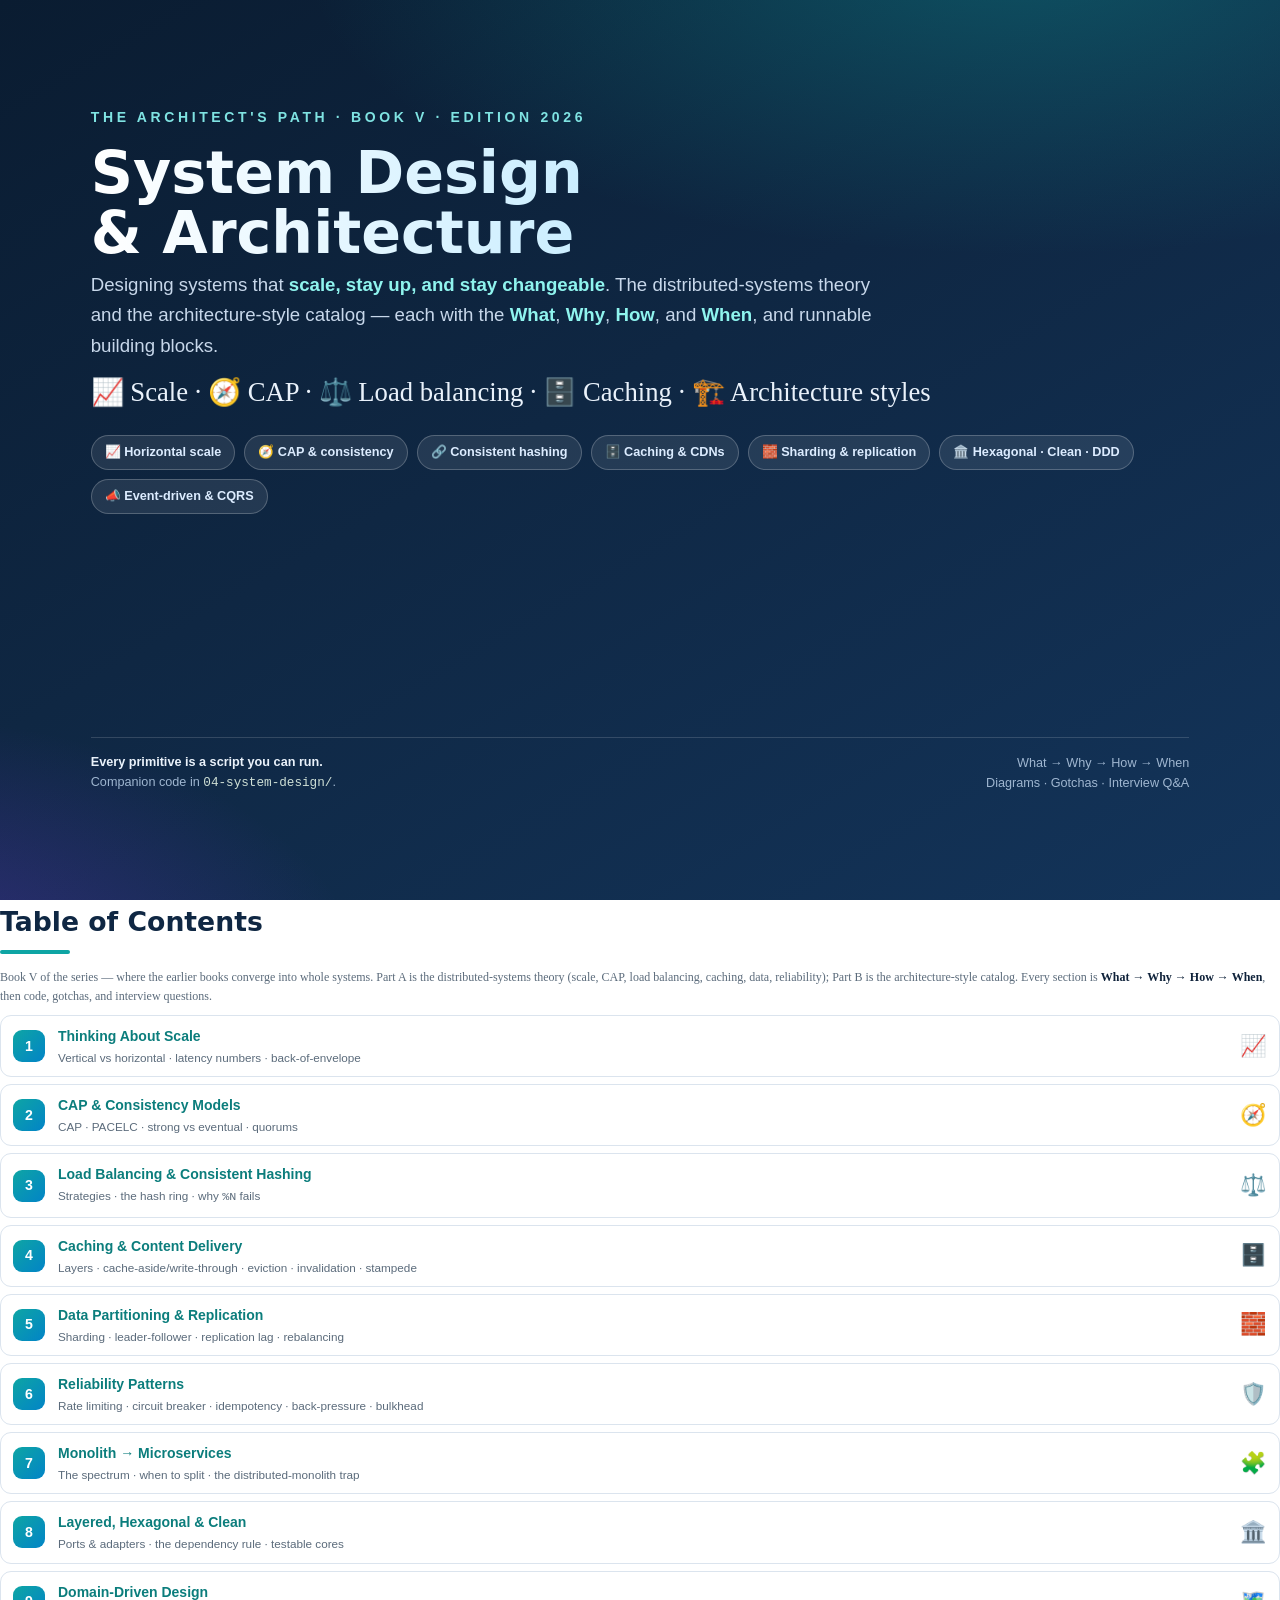
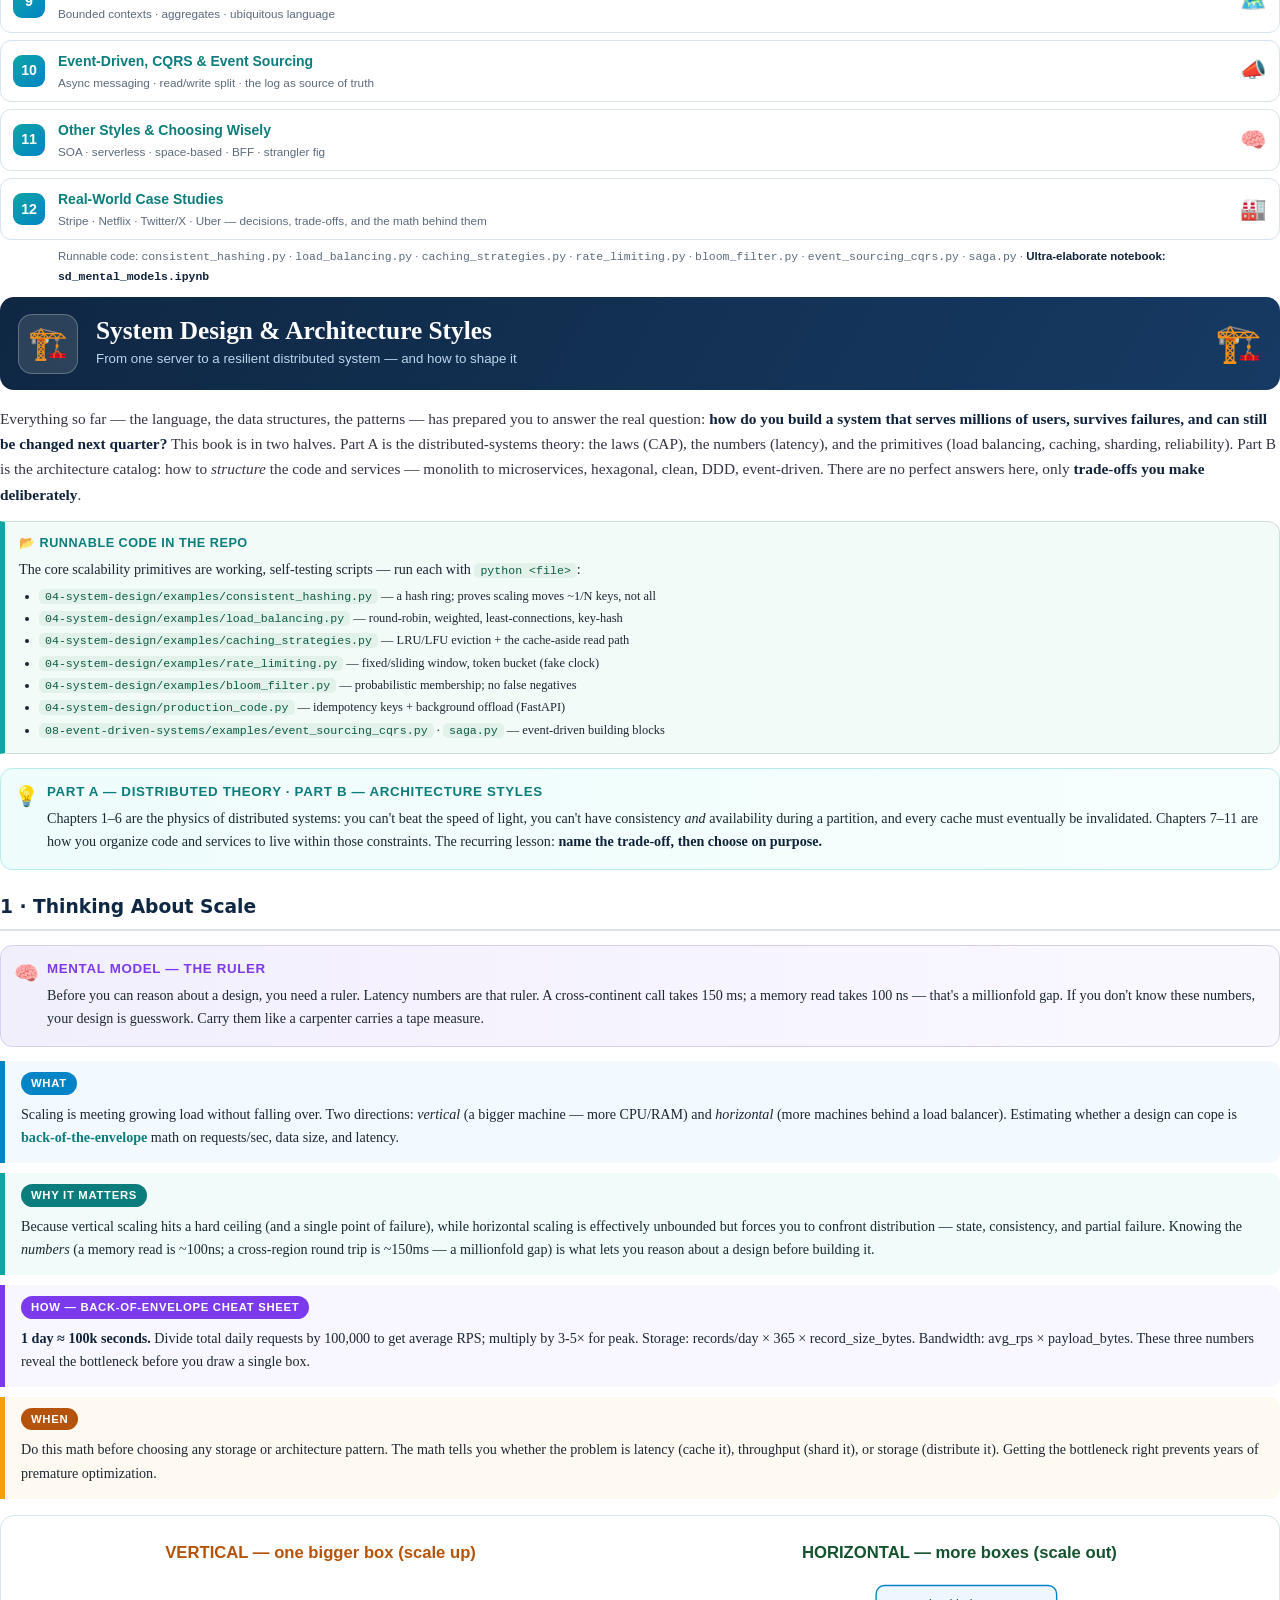
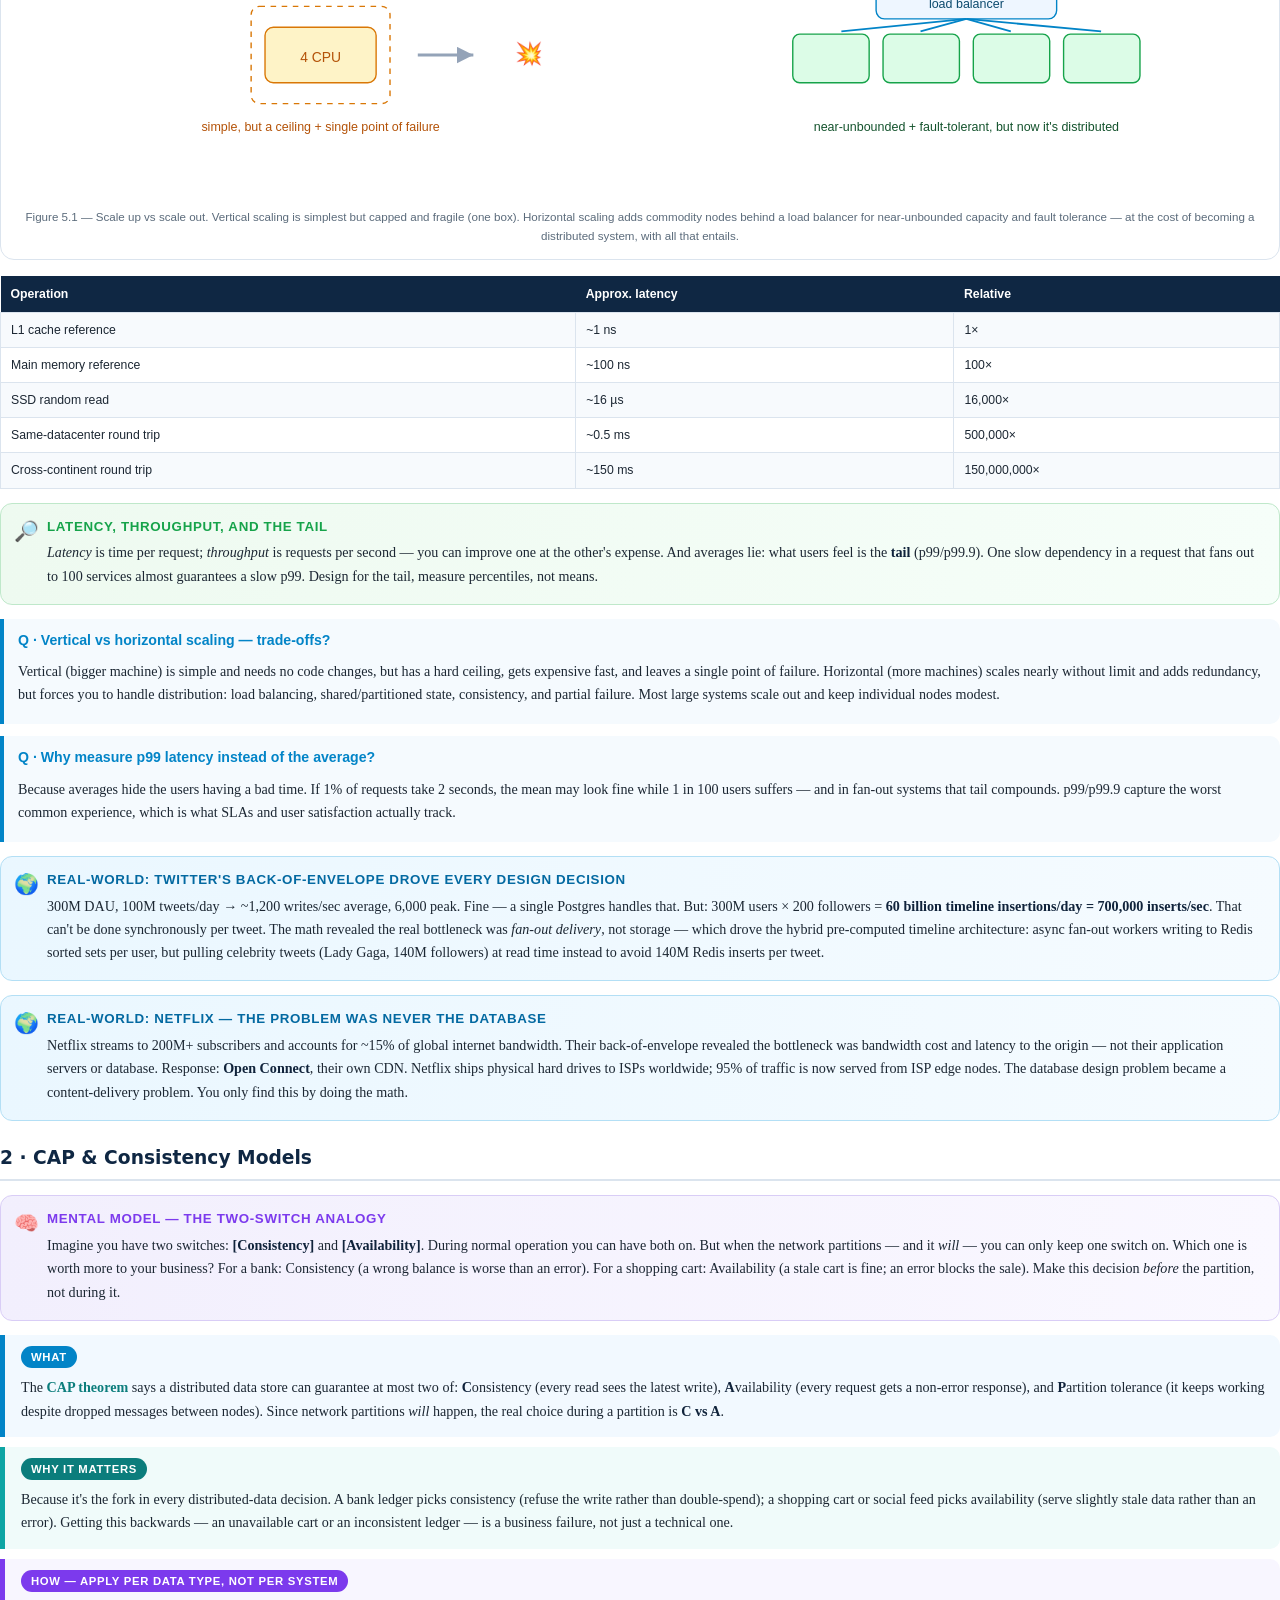
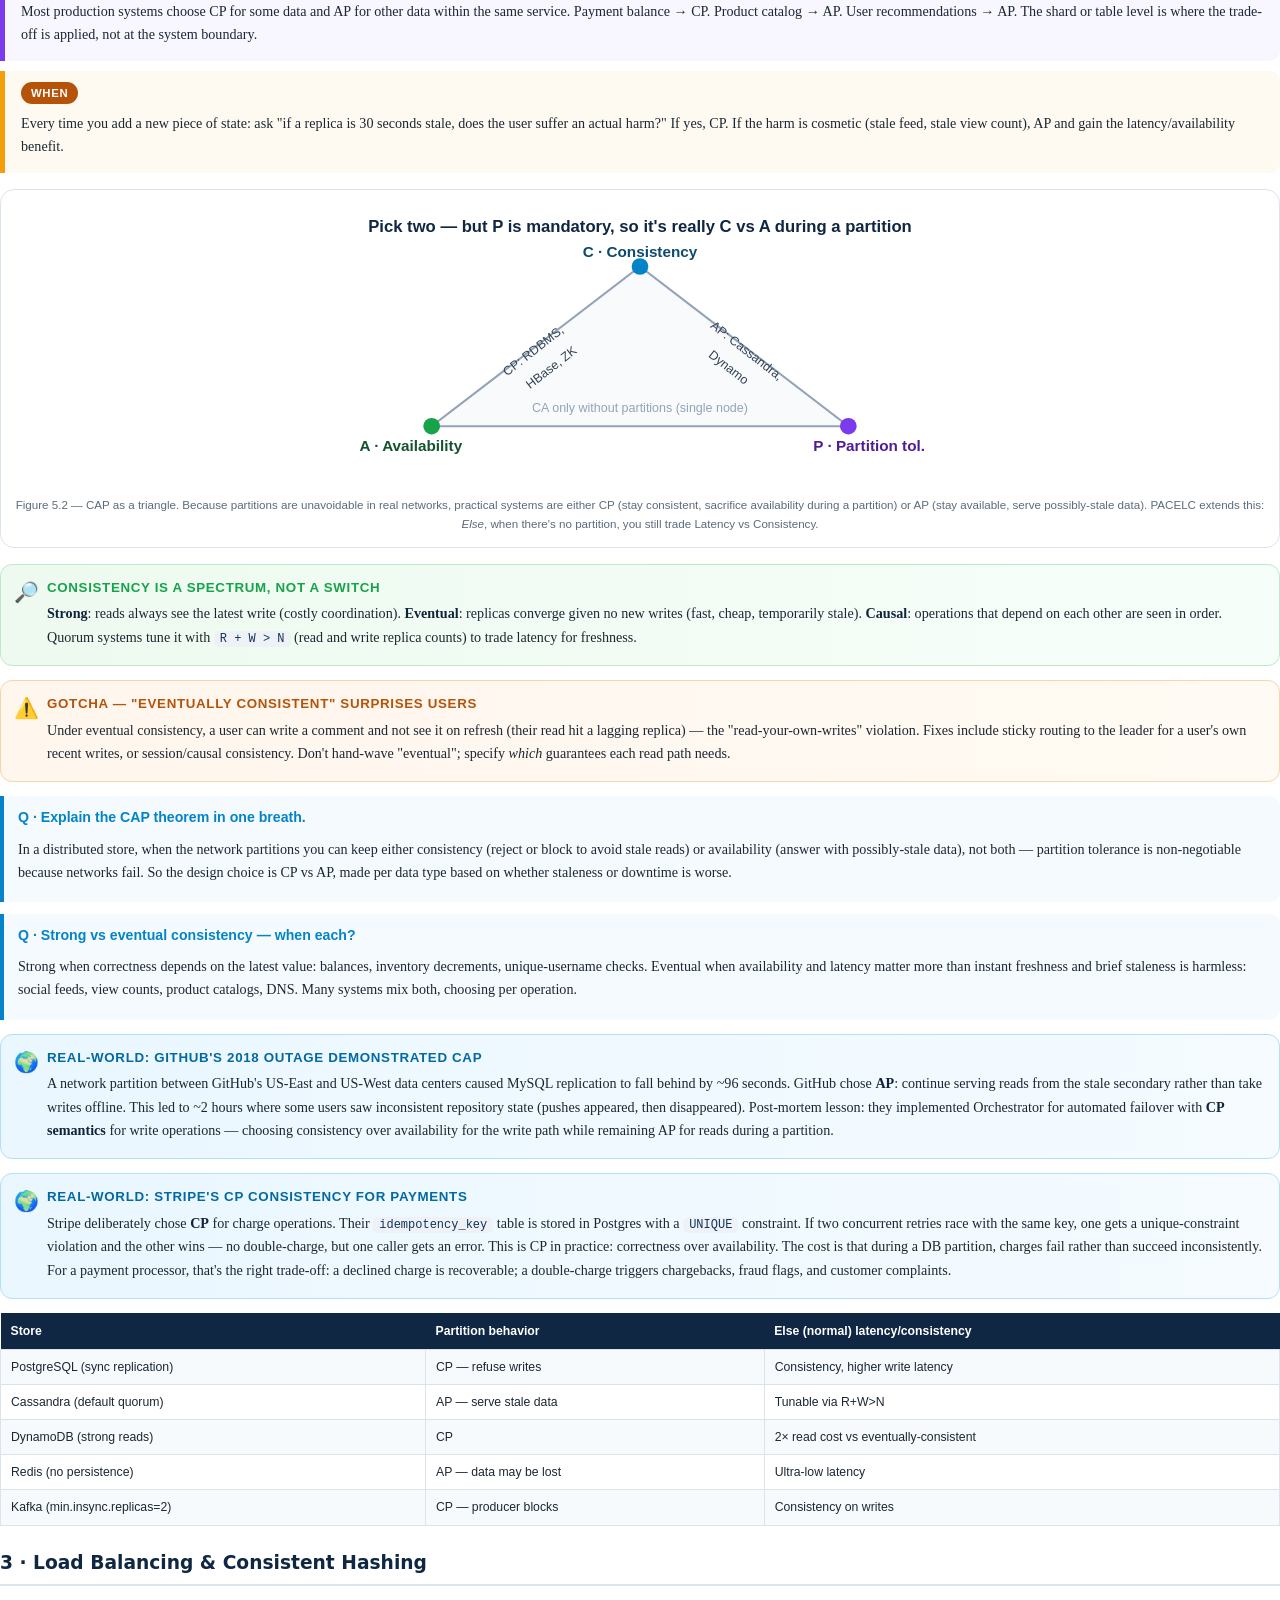
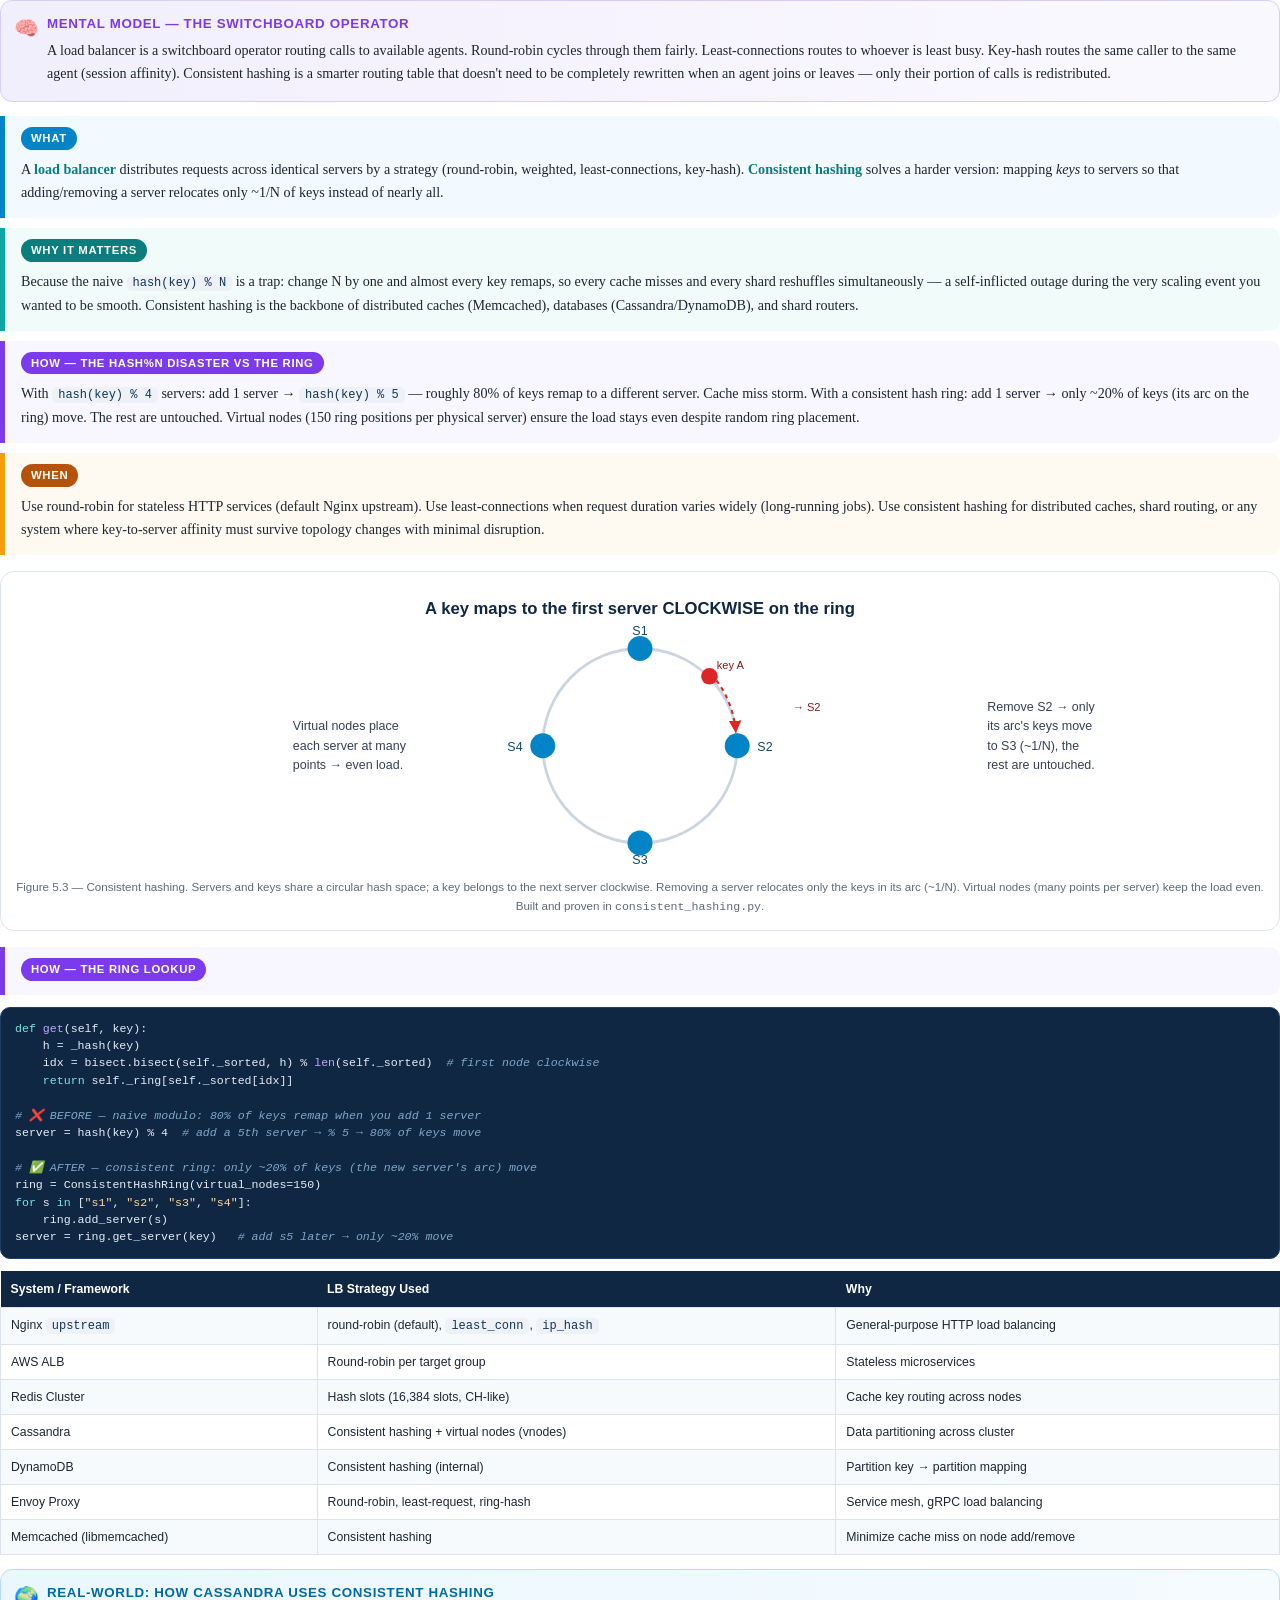
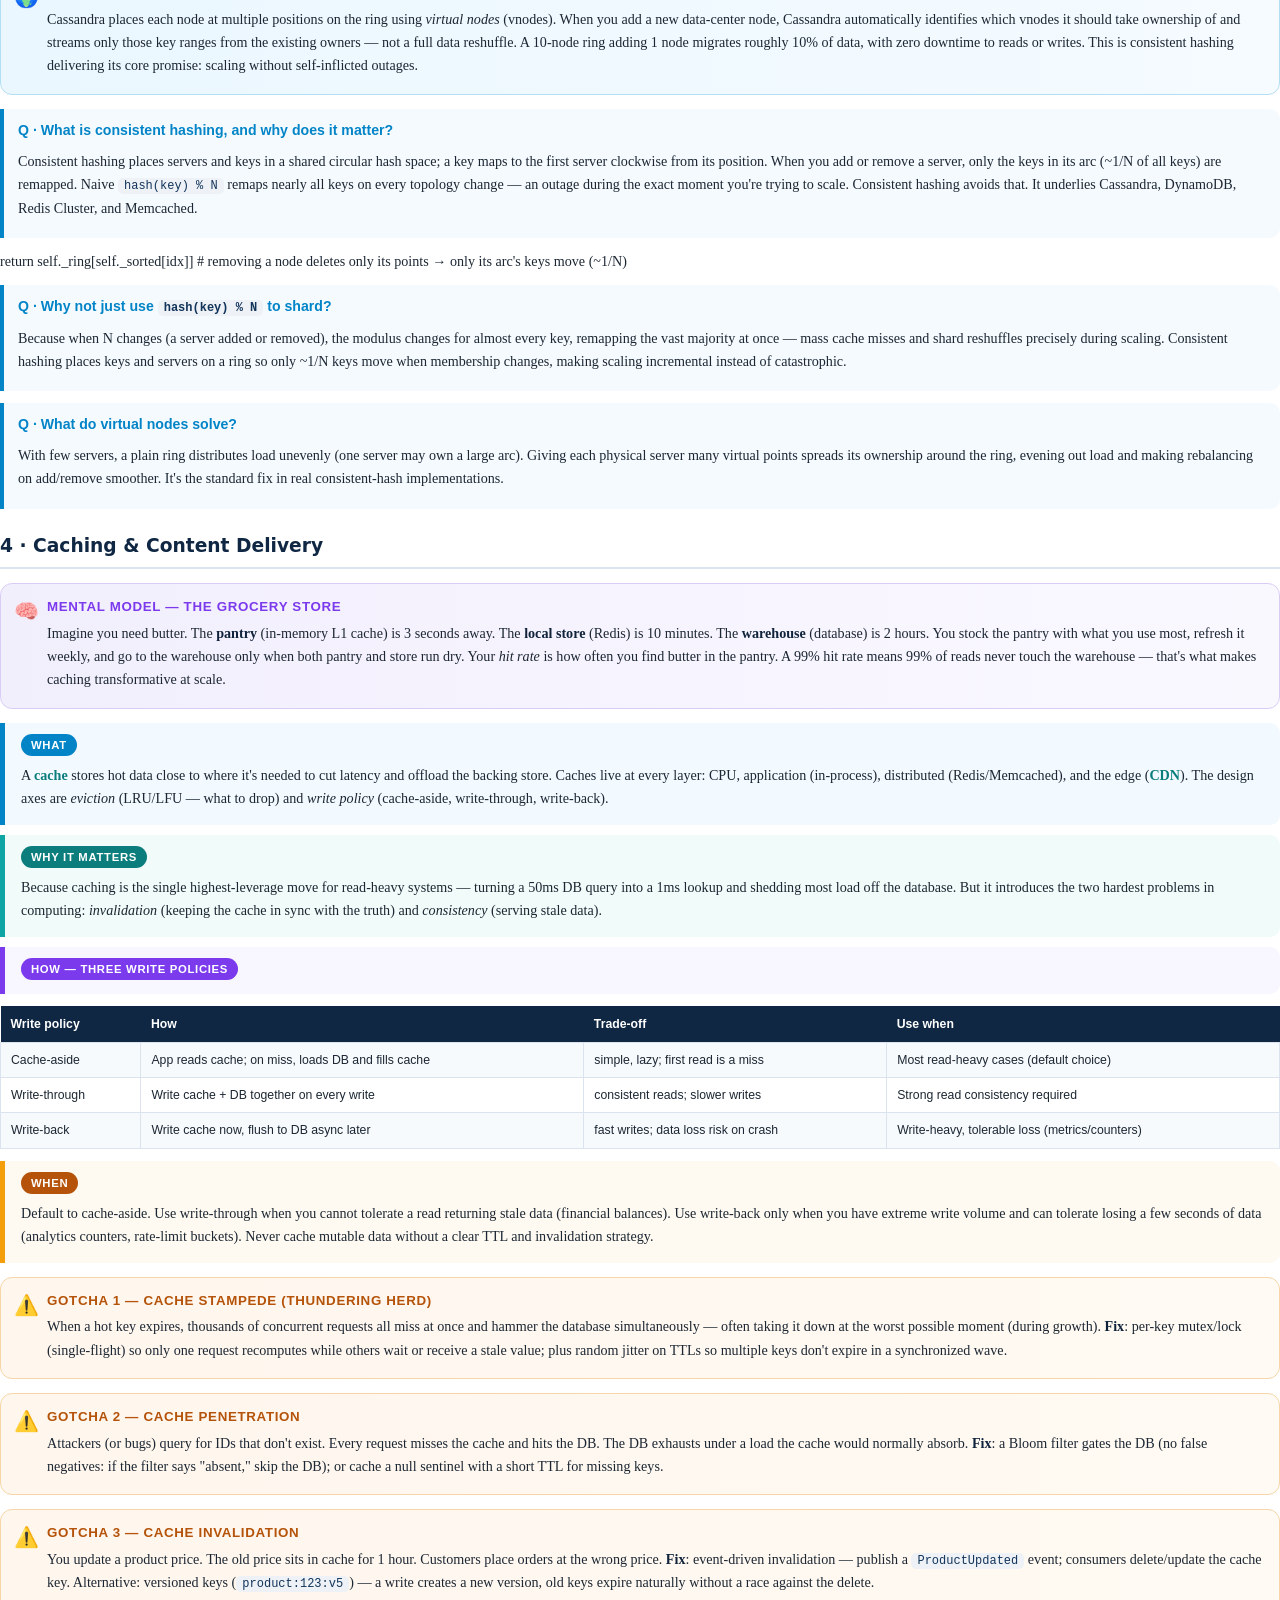
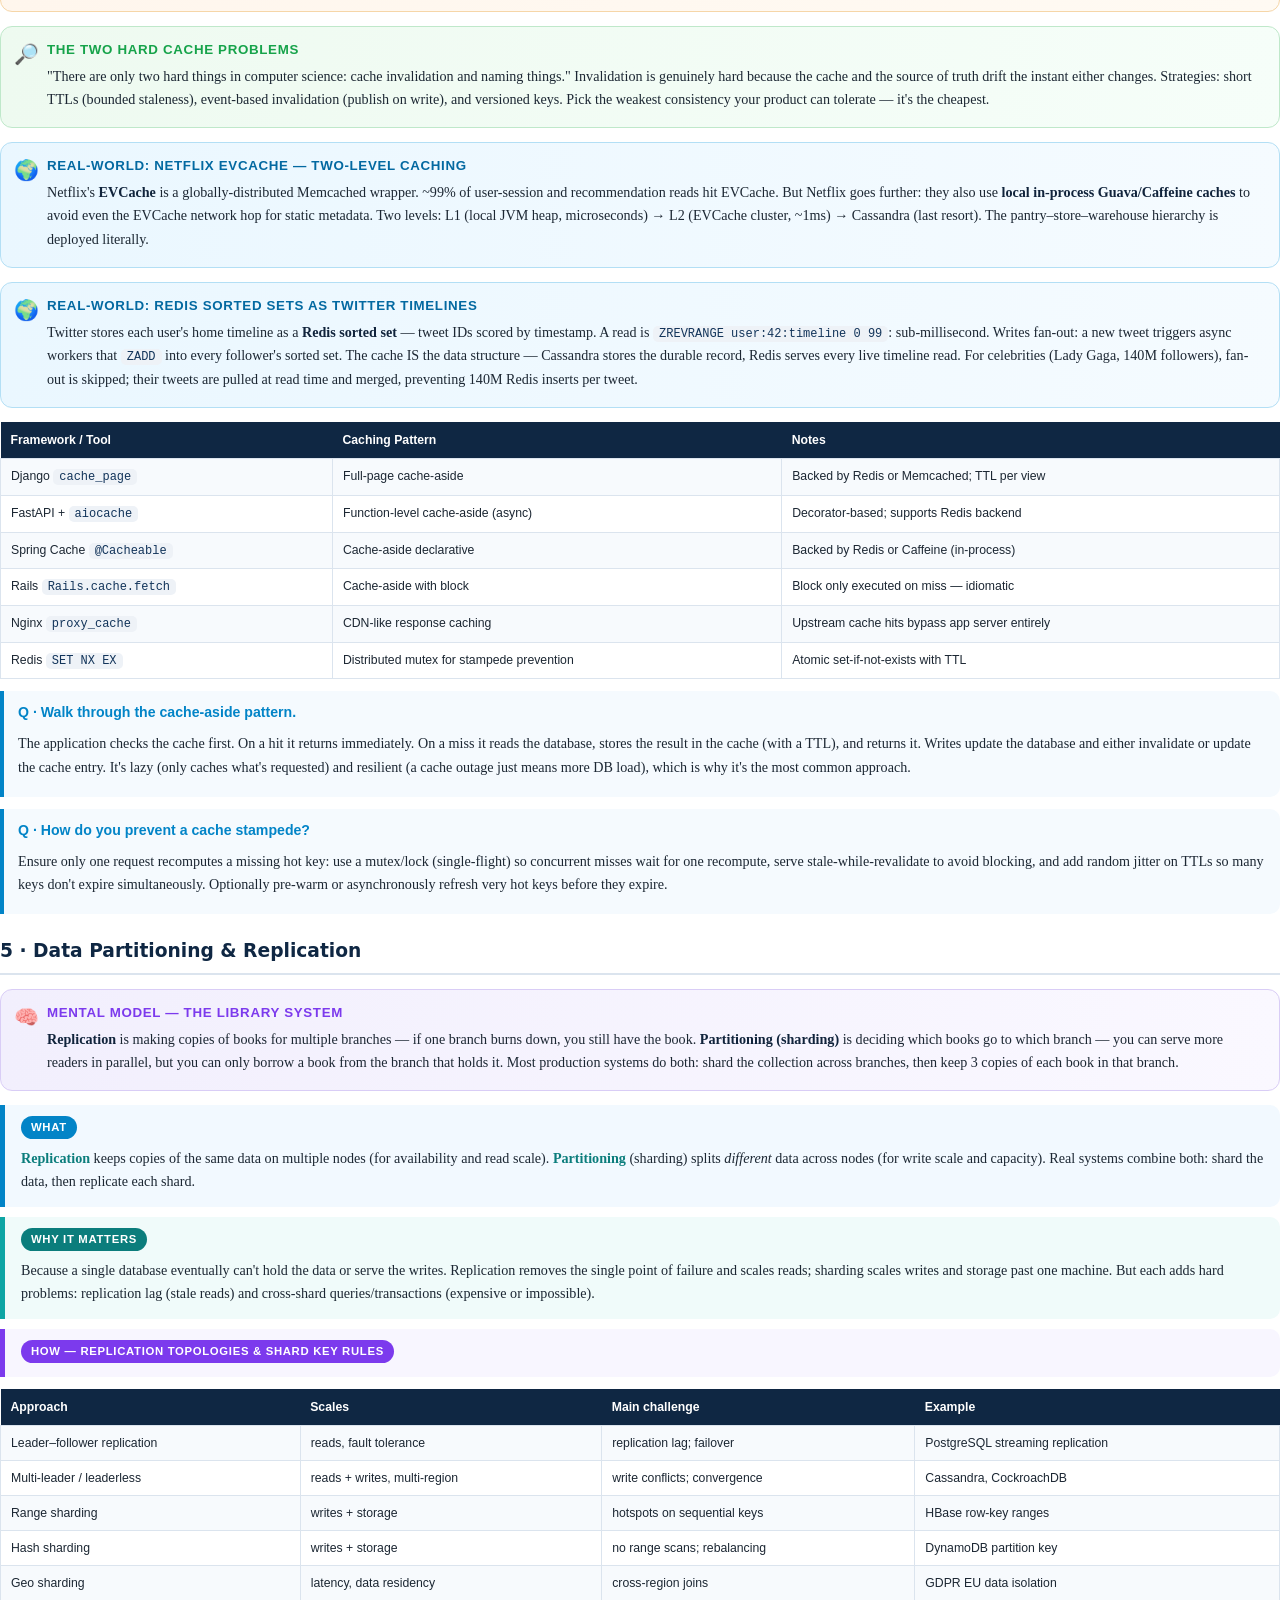
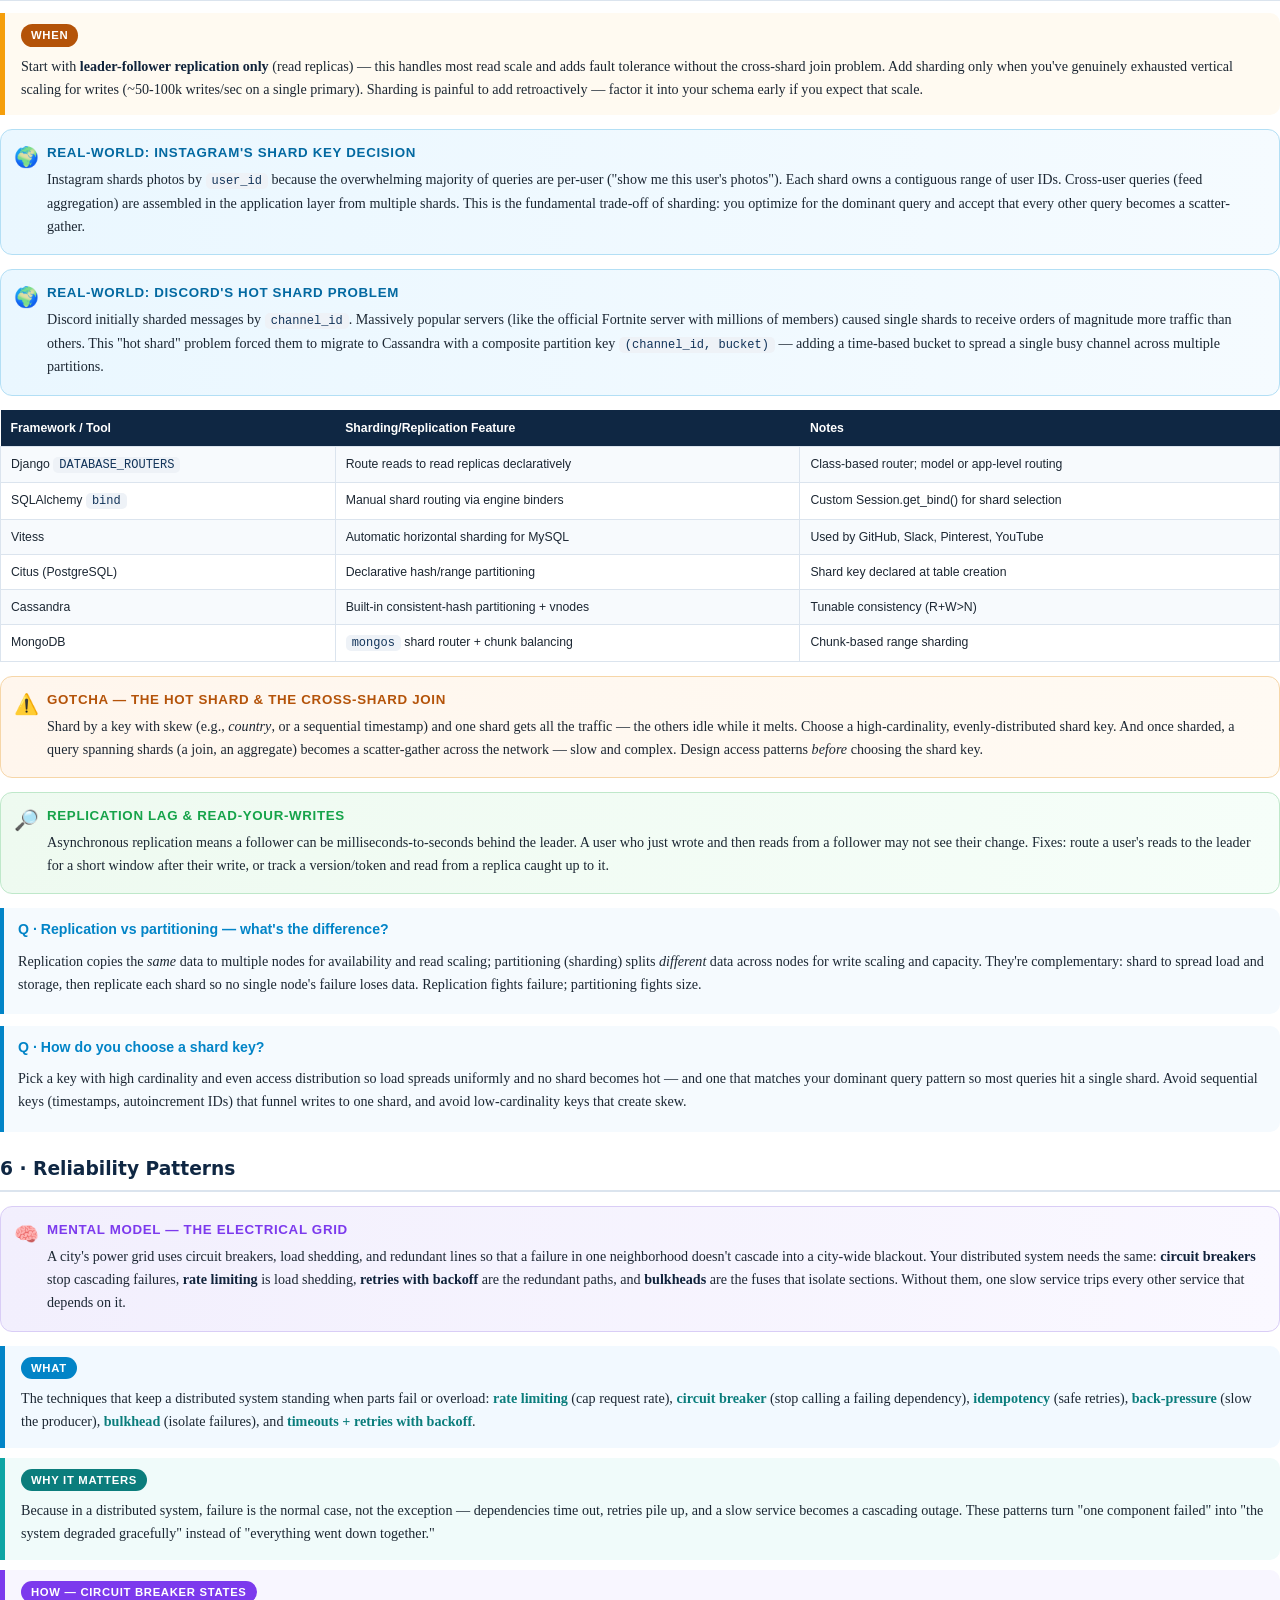
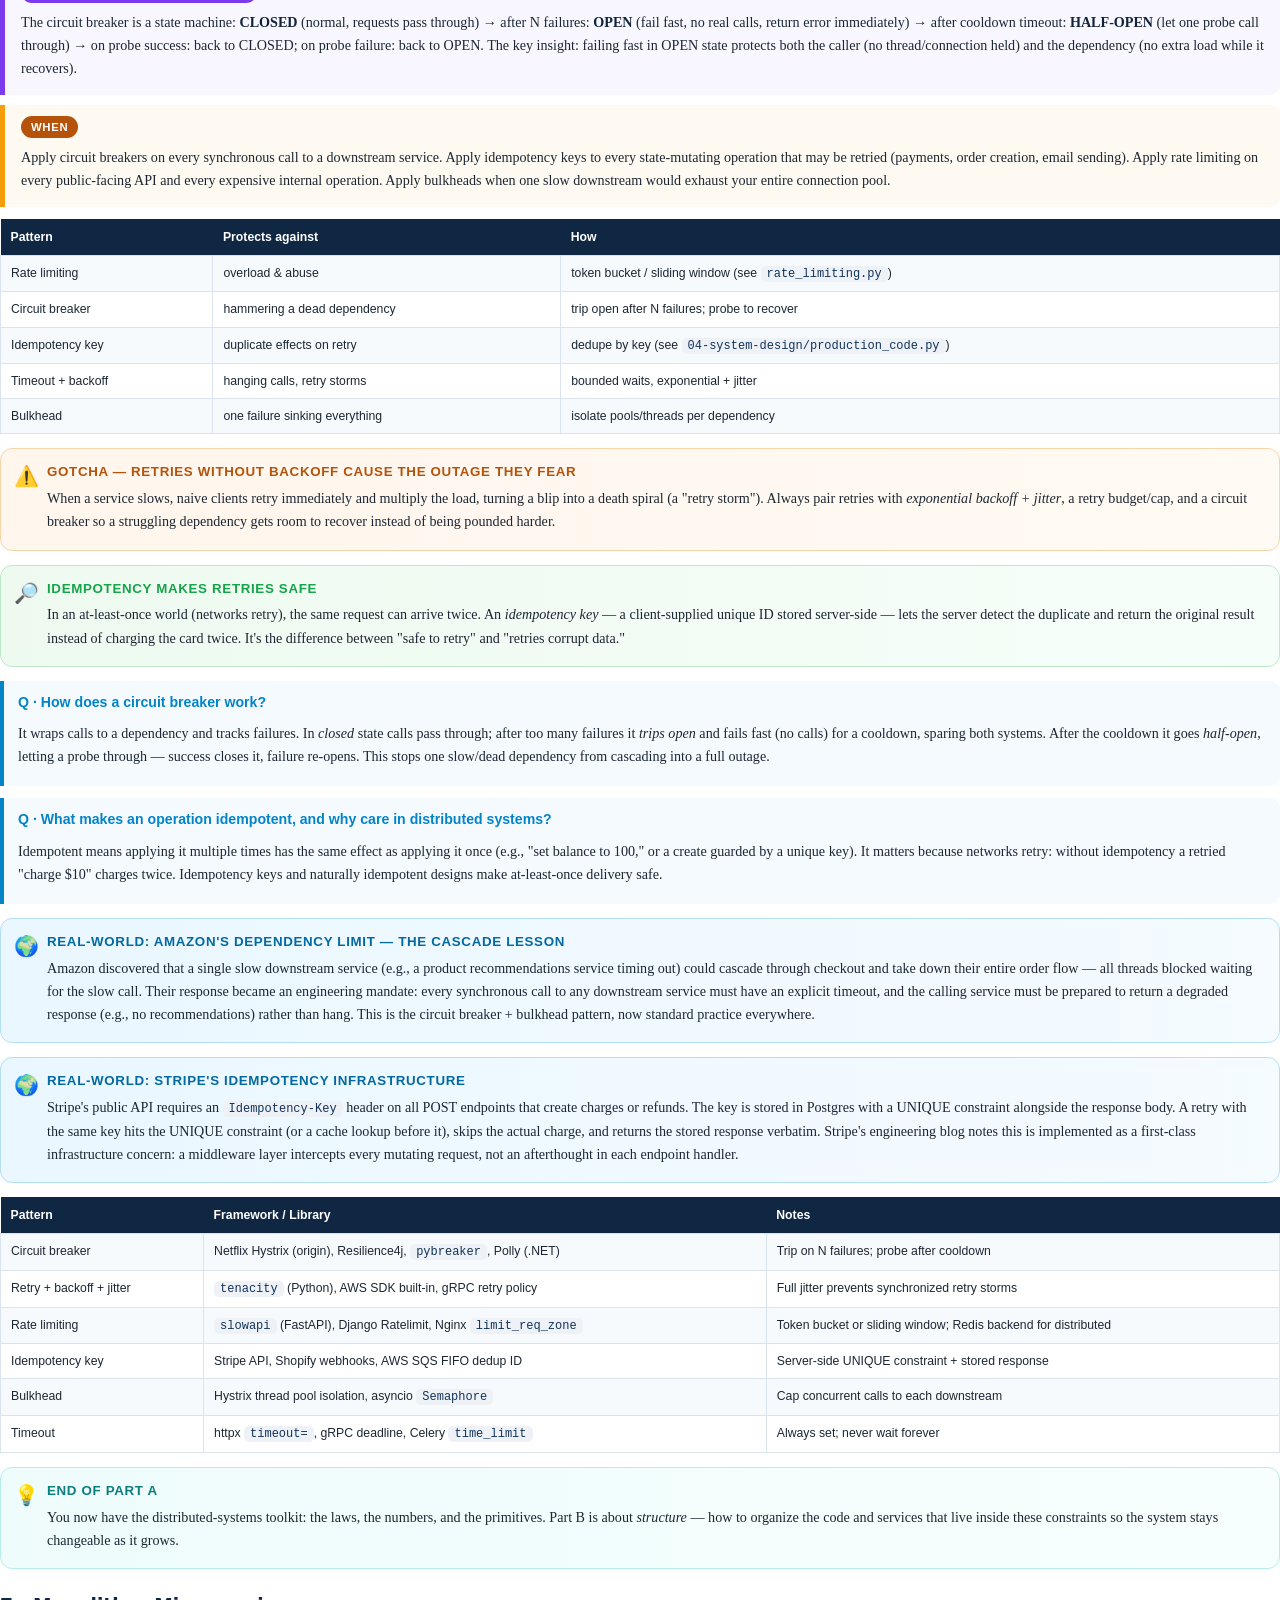
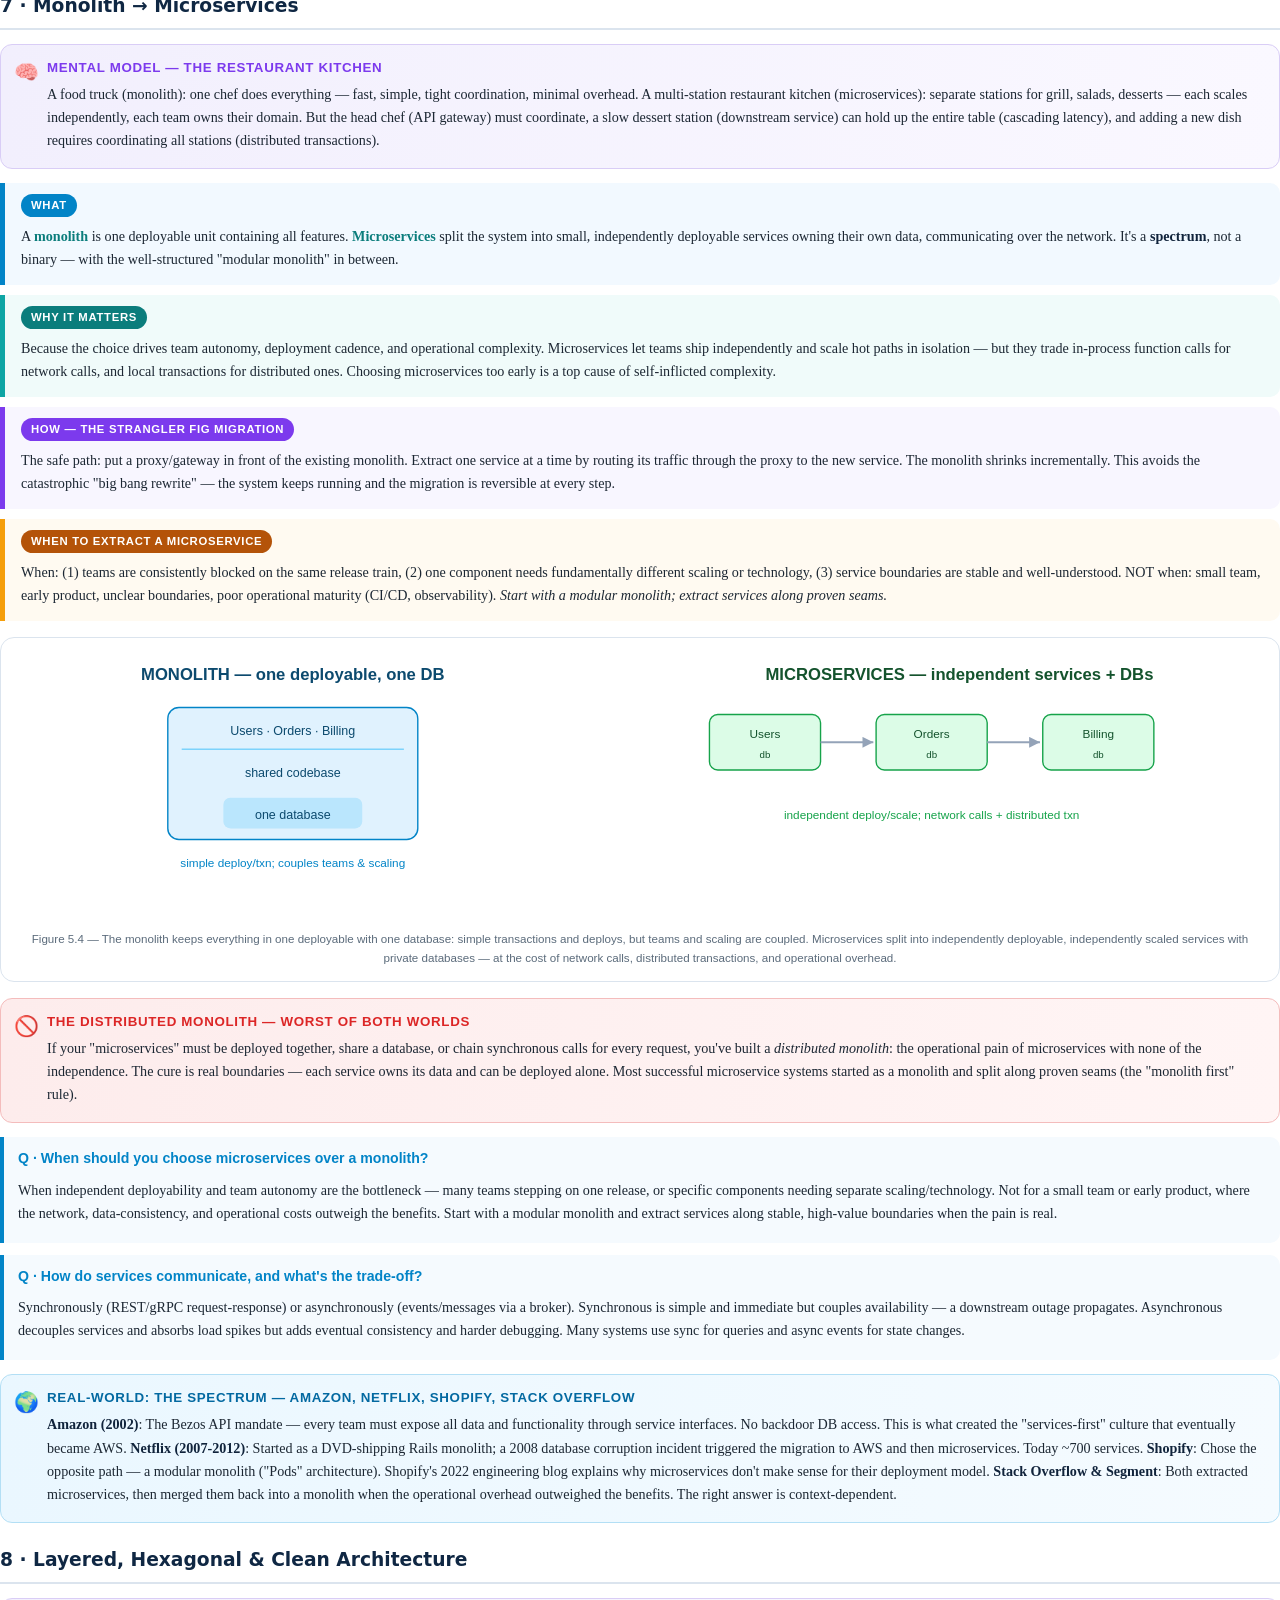
<file: study-guide/book-5-system-design.html>
<!DOCTYPE html>
<html lang="en">
<head>
<meta charset="utf-8">
<title>System Design &amp; Architecture Styles — The Architect's Path, Book V</title>
<link rel="stylesheet" href="architects-path.css">
</head>
<body>

<!-- ============================ COVER ============================ -->
<section class="cover">
  <div>
    <div class="kicker">The Architect's Path · Book V · Edition 2026</div>
    <h1>System Design<br>&amp; Architecture</h1>
    <div class="sub">Designing systems that <strong style="color:#8ff4ee">scale, stay up, and stay changeable</strong>. The distributed-systems theory and the architecture-style catalog — each with the <strong style="color:#8ff4ee">What</strong>, <strong style="color:#8ff4ee">Why</strong>, <strong style="color:#8ff4ee">How</strong>, and <strong style="color:#8ff4ee">When</strong>, and runnable building blocks.</div>
    <div class="stackrow">📈 Scale · 🧭 CAP · ⚖️ Load balancing · 🗄️ Caching · 🏗️ Architecture styles</div>
    <div class="badges">
      <span class="badge">📈 Horizontal scale</span>
      <span class="badge">🧭 CAP &amp; consistency</span>
      <span class="badge">🔗 Consistent hashing</span>
      <span class="badge">🗄️ Caching &amp; CDNs</span>
      <span class="badge">🧱 Sharding &amp; replication</span>
      <span class="badge">🏛️ Hexagonal · Clean · DDD</span>
      <span class="badge">📣 Event-driven &amp; CQRS</span>
    </div>
  </div>
  <div class="foot">
    <div><strong style="color:#eaf2fb">Every primitive is a script you can run.</strong><br>Companion code in <code style="color:#cfe0d6">04-system-design/</code>.</div>
    <div style="text-align:right">What → Why → How → When<br>Diagrams · Gotchas · Interview Q&amp;A</div>
  </div>
</section>

<!-- ============================ TOC ============================ -->
<section class="toc">
  <h2>Table of Contents</h2>
  <div class="rule"></div>
  <p class="small">Book V of the series — where the earlier books converge into whole systems. Part&nbsp;A is the distributed-systems theory (scale, CAP, load balancing, caching, data, reliability); Part&nbsp;B is the architecture-style catalog. Every section is <strong>What → Why → How → When</strong>, then code, gotchas, and interview questions.</p>
  <ol>
    <li><span class="n">1</span><div><div class="tt"><a href="#s1">Thinking About Scale</a></div><div class="dd">Vertical vs horizontal · latency numbers · back-of-envelope</div></div><span class="ic">📈</span></li>
    <li><span class="n">2</span><div><div class="tt"><a href="#s2">CAP &amp; Consistency Models</a></div><div class="dd">CAP · PACELC · strong vs eventual · quorums</div></div><span class="ic">🧭</span></li>
    <li><span class="n">3</span><div><div class="tt"><a href="#s3">Load Balancing &amp; Consistent Hashing</a></div><div class="dd">Strategies · the hash ring · why <code>%N</code> fails</div></div><span class="ic">⚖️</span></li>
    <li><span class="n">4</span><div><div class="tt"><a href="#s4">Caching &amp; Content Delivery</a></div><div class="dd">Layers · cache-aside/write-through · eviction · invalidation · stampede</div></div><span class="ic">🗄️</span></li>
    <li><span class="n">5</span><div><div class="tt"><a href="#s5">Data Partitioning &amp; Replication</a></div><div class="dd">Sharding · leader-follower · replication lag · rebalancing</div></div><span class="ic">🧱</span></li>
    <li><span class="n">6</span><div><div class="tt"><a href="#s6">Reliability Patterns</a></div><div class="dd">Rate limiting · circuit breaker · idempotency · back-pressure · bulkhead</div></div><span class="ic">🛡️</span></li>
    <li><span class="n">7</span><div><div class="tt"><a href="#s7">Monolith → Microservices</a></div><div class="dd">The spectrum · when to split · the distributed-monolith trap</div></div><span class="ic">🧩</span></li>
    <li><span class="n">8</span><div><div class="tt"><a href="#s8">Layered, Hexagonal &amp; Clean</a></div><div class="dd">Ports &amp; adapters · the dependency rule · testable cores</div></div><span class="ic">🏛️</span></li>
    <li><span class="n">9</span><div><div class="tt"><a href="#s9">Domain-Driven Design</a></div><div class="dd">Bounded contexts · aggregates · ubiquitous language</div></div><span class="ic">🗺️</span></li>
    <li><span class="n">10</span><div><div class="tt"><a href="#s10">Event-Driven, CQRS &amp; Event Sourcing</a></div><div class="dd">Async messaging · read/write split · the log as source of truth</div></div><span class="ic">📣</span></li>
    <li><span class="n">11</span><div><div class="tt"><a href="#s11">Other Styles &amp; Choosing Wisely</a></div><div class="dd">SOA · serverless · space-based · BFF · strangler fig</div></div><span class="ic">🧠</span></li>
    <li><span class="n">12</span><div><div class="tt"><a href="#s12">Real-World Case Studies</a></div><div class="dd">Stripe · Netflix · Twitter/X · Uber — decisions, trade-offs, and the math behind them</div></div><span class="ic">🏭</span></li>
  </ol>
  <div class="subitems">Runnable code: <code>consistent_hashing.py</code> · <code>load_balancing.py</code> · <code>caching_strategies.py</code> · <code>rate_limiting.py</code> · <code>bloom_filter.py</code> · <code>event_sourcing_cqrs.py</code> · <code>saga.py</code> · <strong>Ultra-elaborate notebook: <code>sd_mental_models.ipynb</code></strong></div>
</section>

<!-- ============================ CHAPTER SHELL ============================ -->
<section class="chapter" id="s0">
  <div class="ch-head">
    <div class="num">🏗️</div>
    <div><div class="t">System Design &amp; Architecture Styles</div>
    <div class="s">From one server to a resilient distributed system — and how to shape it</div></div>
    <div class="ico">🏗️</div>
  </div>

  <p class="lead">Everything so far — the language, the data structures, the patterns — has prepared you to answer the real question: <strong>how do you build a system that serves millions of users, survives failures, and can still be changed next quarter?</strong> This book is in two halves. Part&nbsp;A is the distributed-systems theory: the laws (CAP), the numbers (latency), and the primitives (load balancing, caching, sharding, reliability). Part&nbsp;B is the architecture catalog: how to <em>structure</em> the code and services — monolith to microservices, hexagonal, clean, DDD, event-driven. There are no perfect answers here, only <strong>trade-offs you make deliberately</strong>.</p>

  <div class="coderef"><div class="h">📂 Runnable code in the repo</div><p style="margin:0 0 3px">The core scalability primitives are working, self-testing scripts — run each with <span class="path">python &lt;file&gt;</span>:</p>
  <ul>
    <li><span class="path">04-system-design/examples/consistent_hashing.py</span> — a hash ring; proves scaling moves ~1/N keys, not all</li>
    <li><span class="path">04-system-design/examples/load_balancing.py</span> — round-robin, weighted, least-connections, key-hash</li>
    <li><span class="path">04-system-design/examples/caching_strategies.py</span> — LRU/LFU eviction + the cache-aside read path</li>
    <li><span class="path">04-system-design/examples/rate_limiting.py</span> — fixed/sliding window, token bucket (fake clock)</li>
    <li><span class="path">04-system-design/examples/bloom_filter.py</span> — probabilistic membership; no false negatives</li>
    <li><span class="path">04-system-design/production_code.py</span> — idempotency keys + background offload (FastAPI)</li>
    <li><span class="path">08-event-driven-systems/examples/event_sourcing_cqrs.py</span> · <span class="path">saga.py</span> — event-driven building blocks</li>
  </ul></div>

  <div class="box bigidea"><span class="ic">💡</span><div class="h">Part A — Distributed theory · Part B — Architecture styles</div>
  <p>Chapters 1–6 are the physics of distributed systems: you can't beat the speed of light, you can't have consistency <em>and</em> availability during a partition, and every cache must eventually be invalidated. Chapters 7–11 are how you organize code and services to live within those constraints. The recurring lesson: <strong>name the trade-off, then choose on purpose.</strong></p></div>

  <!-- ===================== 1 : SCALE ===================== -->
  <h2 class="sec" id="s1">1 · Thinking About Scale</h2>

  <div class="box analogy"><span class="ic">🧠</span><div class="h">Mental Model — The Ruler</div>
  <p>Before you can reason about a design, you need a ruler. Latency numbers are that ruler. A cross-continent call takes 150 ms; a memory read takes 100 ns — that's a millionfold gap. If you don't know these numbers, your design is guesswork. Carry them like a carpenter carries a tape measure.</p></div>

  <div class="def what"><span class="lab">What</span><p>Scaling is meeting growing load without falling over. Two directions: <em>vertical</em> (a bigger machine — more CPU/RAM) and <em>horizontal</em> (more machines behind a load balancer). Estimating whether a design can cope is <em class="term">back-of-the-envelope</em> math on requests/sec, data size, and latency.</p></div>

  <div class="def why"><span class="lab">Why it matters</span><p>Because vertical scaling hits a hard ceiling (and a single point of failure), while horizontal scaling is effectively unbounded but forces you to confront distribution — state, consistency, and partial failure. Knowing the <em>numbers</em> (a memory read is ~100ns; a cross-region round trip is ~150ms — a millionfold gap) is what lets you reason about a design before building it.</p></div>

  <div class="def how"><span class="lab">How — Back-of-Envelope Cheat Sheet</span><p><strong>1 day ≈ 100k seconds.</strong> Divide total daily requests by 100,000 to get average RPS; multiply by 3-5× for peak. Storage: records/day × 365 × record_size_bytes. Bandwidth: avg_rps × payload_bytes. These three numbers reveal the bottleneck before you draw a single box.</p></div>

  <div class="def when"><span class="lab">When</span><p>Do this math before choosing any storage or architecture pattern. The math tells you whether the problem is latency (cache it), throughput (shard it), or storage (distribute it). Getting the bottleneck right prevents years of premature optimization.</p></div>

  <figure class="fig-card">
    <svg viewBox="0 0 900 190" role="img" aria-label="Vertical versus horizontal scaling">
      <g font-family="Segoe UI,sans-serif">
        <text x="220" y="20" text-anchor="middle" font-size="12" font-weight="800" fill="#b45309">VERTICAL — one bigger box (scale up)</text>
        <text x="680" y="20" text-anchor="middle" font-size="12" font-weight="800" fill="#14532d">HORIZONTAL — more boxes (scale out)</text>
        <rect x="180" y="70" width="80" height="40" rx="6" fill="#fef3c7" stroke="#d97706"/><text x="220" y="95" text-anchor="middle" font-size="10" fill="#b45309">4 CPU</text>
        <rect x="170" y="55" width="100" height="70" rx="6" fill="none" stroke="#d97706" stroke-dasharray="4"/>
        <text x="220" y="145" text-anchor="middle" font-size="9" fill="#b45309">simple, but a ceiling + single point of failure</text>
        <path d="M290,90 L330,90" stroke="#94a3b8" stroke-width="2" marker-end="url(#av)"/>
        <text x="360" y="94" font-size="16" fill="#d97706">💥</text>
        <g fill="#dcfce7" stroke="#16a34a">
          <rect x="560" y="75" width="55" height="35" rx="5"/><rect x="625" y="75" width="55" height="35" rx="5"/>
          <rect x="690" y="75" width="55" height="35" rx="5"/><rect x="755" y="75" width="55" height="35" rx="5"/>
        </g>
        <rect x="620" y="40" width="130" height="24" rx="6" fill="#eef6ff" stroke="#0284c7"/><text x="685" y="56" text-anchor="middle" font-size="9" fill="#0c4a6e">load balancer</text>
        <path d="M685,64 L595,73" stroke="#0284c7" stroke-width="1.3"/><path d="M685,64 L652,73" stroke="#0284c7" stroke-width="1.3"/>
        <path d="M685,64 L717,73" stroke="#0284c7" stroke-width="1.3"/><path d="M685,64 L782,73" stroke="#0284c7" stroke-width="1.3"/>
        <text x="685" y="145" text-anchor="middle" font-size="9" fill="#14532d">near-unbounded + fault-tolerant, but now it's distributed</text>
        <defs><marker id="av" markerWidth="8" markerHeight="8" refX="6" refY="3" orient="auto"><path d="M0,0 L6,3 L0,6 Z" fill="#94a3b8"/></marker></defs>
      </g>
    </svg>
    <figcaption>Figure 5.1 — Scale up vs scale out. Vertical scaling is simplest but capped and fragile (one box). Horizontal scaling adds commodity nodes behind a load balancer for near-unbounded capacity and fault tolerance — at the cost of becoming a distributed system, with all that entails.</figcaption>
  </figure>

  <table>
    <tr><th>Operation</th><th>Approx. latency</th><th>Relative</th></tr>
    <tr><td>L1 cache reference</td><td>~1 ns</td><td>1×</td></tr>
    <tr><td>Main memory reference</td><td>~100 ns</td><td>100×</td></tr>
    <tr><td>SSD random read</td><td>~16 µs</td><td>16,000×</td></tr>
    <tr><td>Same-datacenter round trip</td><td>~0.5 ms</td><td>500,000×</td></tr>
    <tr><td>Cross-continent round trip</td><td>~150 ms</td><td>150,000,000×</td></tr>
  </table>

  <div class="box insight"><span class="ic">🔎</span><div class="h">Latency, throughput, and the tail</div>
  <p><em>Latency</em> is time per request; <em>throughput</em> is requests per second — you can improve one at the other's expense. And averages lie: what users feel is the <strong>tail</strong> (p99/p99.9). One slow dependency in a request that fans out to 100 services almost guarantees a slow p99. Design for the tail, measure percentiles, not means.</p></div>

  <div class="qa"><div class="q">Q · Vertical vs horizontal scaling — trade-offs?</div>
  <p>Vertical (bigger machine) is simple and needs no code changes, but has a hard ceiling, gets expensive fast, and leaves a single point of failure. Horizontal (more machines) scales nearly without limit and adds redundancy, but forces you to handle distribution: load balancing, shared/partitioned state, consistency, and partial failure. Most large systems scale out and keep individual nodes modest.</p></div>

  <div class="qa"><div class="q">Q · Why measure p99 latency instead of the average?</div>
  <p>Because averages hide the users having a bad time. If 1% of requests take 2 seconds, the mean may look fine while 1 in 100 users suffers — and in fan-out systems that tail compounds. p99/p99.9 capture the worst common experience, which is what SLAs and user satisfaction actually track.</p></div>

  <div class="box scenario"><span class="ic">🌍</span><div class="h">Real-World: Twitter's Back-of-Envelope Drove Every Design Decision</div>
  <p>300M DAU, 100M tweets/day → ~1,200 writes/sec average, 6,000 peak. Fine — a single Postgres handles that. But: 300M users × 200 followers = <strong>60 billion timeline insertions/day = 700,000 inserts/sec</strong>. That can't be done synchronously per tweet. The math revealed the real bottleneck was <em>fan-out delivery</em>, not storage — which drove the hybrid pre-computed timeline architecture: async fan-out workers writing to Redis sorted sets per user, but pulling celebrity tweets (Lady Gaga, 140M followers) at read time instead to avoid 140M Redis inserts per tweet.</p></div>

  <div class="box scenario"><span class="ic">🌍</span><div class="h">Real-World: Netflix — The Problem Was Never the Database</div>
  <p>Netflix streams to 200M+ subscribers and accounts for ~15% of global internet bandwidth. Their back-of-envelope revealed the bottleneck was bandwidth cost and latency to the origin — not their application servers or database. Response: <strong>Open Connect</strong>, their own CDN. Netflix ships physical hard drives to ISPs worldwide; 95% of traffic is now served from ISP edge nodes. The database design problem became a content-delivery problem. You only find this by doing the math.</p></div>

  <!-- ===================== 2 : CAP ===================== -->
  <h2 class="sec" id="s2">2 · CAP &amp; Consistency Models</h2>

  <div class="box analogy"><span class="ic">🧠</span><div class="h">Mental Model — The Two-Switch Analogy</div>
  <p>Imagine you have two switches: <strong>[Consistency]</strong> and <strong>[Availability]</strong>. During normal operation you can have both on. But when the network partitions — and it <em>will</em> — you can only keep one switch on. Which one is worth more to your business? For a bank: Consistency (a wrong balance is worse than an error). For a shopping cart: Availability (a stale cart is fine; an error blocks the sale). Make this decision <em>before</em> the partition, not during it.</p></div>

  <div class="def what"><span class="lab">What</span><p>The <em class="term">CAP theorem</em> says a distributed data store can guarantee at most two of: <strong>C</strong>onsistency (every read sees the latest write), <strong>A</strong>vailability (every request gets a non-error response), and <strong>P</strong>artition tolerance (it keeps working despite dropped messages between nodes). Since network partitions <em>will</em> happen, the real choice during a partition is <strong>C vs A</strong>.</p></div>

  <div class="def why"><span class="lab">Why it matters</span><p>Because it's the fork in every distributed-data decision. A bank ledger picks consistency (refuse the write rather than double-spend); a shopping cart or social feed picks availability (serve slightly stale data rather than an error). Getting this backwards — an unavailable cart or an inconsistent ledger — is a business failure, not just a technical one.</p></div>

  <div class="def how"><span class="lab">How — Apply Per Data Type, Not Per System</span><p>Most production systems choose CP for some data and AP for other data within the same service. Payment balance → CP. Product catalog → AP. User recommendations → AP. The shard or table level is where the trade-off is applied, not at the system boundary.</p></div>

  <div class="def when"><span class="lab">When</span><p>Every time you add a new piece of state: ask "if a replica is 30 seconds stale, does the user suffer an actual harm?" If yes, CP. If the harm is cosmetic (stale feed, stale view count), AP and gain the latency/availability benefit.</p></div>

  <figure class="fig-card">
    <svg viewBox="0 0 900 200" role="img" aria-label="CAP theorem triangle">
      <g font-family="Segoe UI,sans-serif">
        <text x="450" y="20" text-anchor="middle" font-size="12" font-weight="800" fill="#0f2743">Pick two — but P is mandatory, so it's really C vs A during a partition</text>
        <polygon points="450,45 300,160 600,160" fill="#f8fafc" stroke="#94a3b8" stroke-width="1.5"/>
        <circle cx="450" cy="45" r="6" fill="#0284c7"/><text x="450" y="38" text-anchor="middle" font-size="11" font-weight="700" fill="#0c4a6e">C · Consistency</text>
        <circle cx="300" cy="160" r="6" fill="#16a34a"/><text x="285" y="178" text-anchor="middle" font-size="11" font-weight="700" fill="#14532d">A · Availability</text>
        <circle cx="600" cy="160" r="6" fill="#7c3aed"/><text x="615" y="178" text-anchor="middle" font-size="11" font-weight="700" fill="#4c1d95">P · Partition tol.</text>
        <text x="375" y="108" text-anchor="middle" font-size="9" fill="#334155" transform="rotate(-38 375 108)">CP: RDBMS,</text>
        <text x="388" y="120" text-anchor="middle" font-size="9" fill="#334155" transform="rotate(-38 388 120)">HBase, ZK</text>
        <text x="525" y="108" text-anchor="middle" font-size="9" fill="#334155" transform="rotate(38 525 108)">AP: Cassandra,</text>
        <text x="512" y="120" text-anchor="middle" font-size="9" fill="#334155" transform="rotate(38 512 120)">Dynamo</text>
        <text x="450" y="150" text-anchor="middle" font-size="9" fill="#94a3b8">CA only without partitions (single node)</text>
      </g>
    </svg>
    <figcaption>Figure 5.2 — CAP as a triangle. Because partitions are unavoidable in real networks, practical systems are either CP (stay consistent, sacrifice availability during a partition) or AP (stay available, serve possibly-stale data). PACELC extends this: <em>Else</em>, when there's no partition, you still trade Latency vs Consistency.</figcaption>
  </figure>

  <div class="box insight"><span class="ic">🔎</span><div class="h">Consistency is a spectrum, not a switch</div>
  <p><strong>Strong</strong>: reads always see the latest write (costly coordination). <strong>Eventual</strong>: replicas converge given no new writes (fast, cheap, temporarily stale). <strong>Causal</strong>: operations that depend on each other are seen in order. Quorum systems tune it with <code class="inl">R + W &gt; N</code> (read and write replica counts) to trade latency for freshness.</p></div>

  <div class="box gotcha"><span class="ic">⚠️</span><div class="h">Gotcha — "eventually consistent" surprises users</div>
  <p>Under eventual consistency, a user can write a comment and not see it on refresh (their read hit a lagging replica) — the "read-your-own-writes" violation. Fixes include sticky routing to the leader for a user's own recent writes, or session/causal consistency. Don't hand-wave "eventual"; specify <em>which</em> guarantees each read path needs.</p></div>

  <div class="qa"><div class="q">Q · Explain the CAP theorem in one breath.</div>
  <p>In a distributed store, when the network partitions you can keep either consistency (reject or block to avoid stale reads) or availability (answer with possibly-stale data), not both — partition tolerance is non-negotiable because networks fail. So the design choice is CP vs AP, made per data type based on whether staleness or downtime is worse.</p></div>

  <div class="qa"><div class="q">Q · Strong vs eventual consistency — when each?</div>
  <p>Strong when correctness depends on the latest value: balances, inventory decrements, unique-username checks. Eventual when availability and latency matter more than instant freshness and brief staleness is harmless: social feeds, view counts, product catalogs, DNS. Many systems mix both, choosing per operation.</p></div>

  <div class="box scenario"><span class="ic">🌍</span><div class="h">Real-World: GitHub's 2018 Outage Demonstrated CAP</div>
  <p>A network partition between GitHub's US-East and US-West data centers caused MySQL replication to fall behind by ~96 seconds. GitHub chose <strong>AP</strong>: continue serving reads from the stale secondary rather than take writes offline. This led to ~2 hours where some users saw inconsistent repository state (pushes appeared, then disappeared). Post-mortem lesson: they implemented Orchestrator for automated failover with <strong>CP semantics</strong> for write operations — choosing consistency over availability for the write path while remaining AP for reads during a partition.</p></div>

  <div class="box scenario"><span class="ic">🌍</span><div class="h">Real-World: Stripe's CP Consistency for Payments</div>
  <p>Stripe deliberately chose <strong>CP</strong> for charge operations. Their <code class="inl">idempotency_key</code> table is stored in Postgres with a <code class="inl">UNIQUE</code> constraint. If two concurrent retries race with the same key, one gets a unique-constraint violation and the other wins — no double-charge, but one caller gets an error. This is CP in practice: correctness over availability. The cost is that during a DB partition, charges fail rather than succeed inconsistently. For a payment processor, that's the right trade-off: a declined charge is recoverable; a double-charge triggers chargebacks, fraud flags, and customer complaints.</p></div>

  <table>
    <tr><th>Store</th><th>Partition behavior</th><th>Else (normal) latency/consistency</th></tr>
    <tr><td>PostgreSQL (sync replication)</td><td>CP — refuse writes</td><td>Consistency, higher write latency</td></tr>
    <tr><td>Cassandra (default quorum)</td><td>AP — serve stale data</td><td>Tunable via R+W&gt;N</td></tr>
    <tr><td>DynamoDB (strong reads)</td><td>CP</td><td>2× read cost vs eventually-consistent</td></tr>
    <tr><td>Redis (no persistence)</td><td>AP — data may be lost</td><td>Ultra-low latency</td></tr>
    <tr><td>Kafka (min.insync.replicas=2)</td><td>CP — producer blocks</td><td>Consistency on writes</td></tr>
  </table>

  <!-- ===================== 3 : LB & HASHING ===================== -->
  <h2 class="sec" id="s3">3 · Load Balancing &amp; Consistent Hashing</h2>

  <div class="box analogy"><span class="ic">🧠</span><div class="h">Mental Model — The Switchboard Operator</div>
  <p>A load balancer is a switchboard operator routing calls to available agents. Round-robin cycles through them fairly. Least-connections routes to whoever is least busy. Key-hash routes the same caller to the same agent (session affinity). Consistent hashing is a smarter routing table that doesn't need to be completely rewritten when an agent joins or leaves — only their portion of calls is redistributed.</p></div>

  <div class="def what"><span class="lab">What</span><p>A <em class="term">load balancer</em> distributes requests across identical servers by a strategy (round-robin, weighted, least-connections, key-hash). <em class="term">Consistent hashing</em> solves a harder version: mapping <em>keys</em> to servers so that adding/removing a server relocates only ~1/N of keys instead of nearly all.</p></div>

  <div class="def why"><span class="lab">Why it matters</span><p>Because the naive <code class="inl">hash(key) % N</code> is a trap: change N by one and almost every key remaps, so every cache misses and every shard reshuffles simultaneously — a self-inflicted outage during the very scaling event you wanted to be smooth. Consistent hashing is the backbone of distributed caches (Memcached), databases (Cassandra/DynamoDB), and shard routers.</p></div>

  <div class="def how"><span class="lab">How — the hash%N disaster vs the ring</span><p>With <code class="inl">hash(key) % 4</code> servers: add 1 server → <code class="inl">hash(key) % 5</code> — roughly 80% of keys remap to a different server. Cache miss storm. With a consistent hash ring: add 1 server → only ~20% of keys (its arc on the ring) move. The rest are untouched. Virtual nodes (150 ring positions per physical server) ensure the load stays even despite random ring placement.</p></div>

  <div class="def when"><span class="lab">When</span><p>Use round-robin for stateless HTTP services (default Nginx upstream). Use least-connections when request duration varies widely (long-running jobs). Use consistent hashing for distributed caches, shard routing, or any system where key-to-server affinity must survive topology changes with minimal disruption.</p></div>

  <figure class="fig-card">
    <svg viewBox="0 0 900 200" role="img" aria-label="Consistent hashing ring">
      <g font-family="Segoe UI,sans-serif">
        <text x="450" y="20" text-anchor="middle" font-size="12" font-weight="800" fill="#0f2743">A key maps to the first server CLOCKWISE on the ring</text>
        <circle cx="450" cy="115" r="70" fill="none" stroke="#cbd5e1" stroke-width="2"/>
        <circle cx="450" cy="45" r="9" fill="#0284c7"/><text x="450" y="35" text-anchor="middle" font-size="9" fill="#0c4a6e">S1</text>
        <circle cx="520" cy="115" r="9" fill="#0284c7"/><text x="540" y="119" text-anchor="middle" font-size="9" fill="#0c4a6e">S2</text>
        <circle cx="450" cy="185" r="9" fill="#0284c7"/><text x="450" y="200" text-anchor="middle" font-size="9" fill="#0c4a6e">S3</text>
        <circle cx="380" cy="115" r="9" fill="#0284c7"/><text x="360" y="119" text-anchor="middle" font-size="9" fill="#0c4a6e">S4</text>
        <circle cx="500" cy="65" r="6" fill="#dc2626"/><text x="515" y="60" text-anchor="middle" font-size="8" fill="#7f1d1d">key A</text>
        <path d="M505,68 A70,70 0 0,1 519,106" fill="none" stroke="#dc2626" stroke-width="1.5" stroke-dasharray="3" marker-end="url(#ah)"/>
        <text x="560" y="90" font-size="8" fill="#7f1d1d">→ S2</text>
        <text x="700" y="90" font-size="9" fill="#334155">Remove S2 → only</text>
        <text x="700" y="104" font-size="9" fill="#334155">its arc's keys move</text>
        <text x="700" y="118" font-size="9" fill="#334155">to S3 (~1/N), the</text>
        <text x="700" y="132" font-size="9" fill="#334155">rest are untouched.</text>
        <text x="200" y="104" font-size="9" fill="#334155">Virtual nodes place</text>
        <text x="200" y="118" font-size="9" fill="#334155">each server at many</text>
        <text x="200" y="132" font-size="9" fill="#334155">points → even load.</text>
        <defs><marker id="ah" markerWidth="8" markerHeight="8" refX="6" refY="3" orient="auto"><path d="M0,0 L6,3 L0,6 Z" fill="#dc2626"/></marker></defs>
      </g>
    </svg>
    <figcaption>Figure 5.3 — Consistent hashing. Servers and keys share a circular hash space; a key belongs to the next server clockwise. Removing a server relocates only the keys in its arc (~1/N). Virtual nodes (many points per server) keep the load even. Built and proven in <code>consistent_hashing.py</code>.</figcaption>
  </figure>

  <div class="def how"><span class="lab">How — the ring lookup</span></div>
<pre><span class="k">def</span> <span class="f">get</span>(self, key):
    h = _hash(key)
    idx = bisect.bisect(self._sorted, h) % <span class="f">len</span>(self._sorted)  <span class="c"># first node clockwise</span>
    <span class="k">return</span> self._ring[self._sorted[idx]]

<span class="c"># ❌ BEFORE — naive modulo: 80% of keys remap when you add 1 server</span>
server = hash(key) % 4  <span class="c"># add a 5th server → % 5 → 80% of keys move</span>

<span class="c"># ✅ AFTER — consistent ring: only ~20% of keys (the new server's arc) move</span>
ring = ConsistentHashRing(virtual_nodes=150)
<span class="k">for</span> s <span class="k">in</span> [<span class="s">"s1"</span>, <span class="s">"s2"</span>, <span class="s">"s3"</span>, <span class="s">"s4"</span>]:
    ring.add_server(s)
server = ring.get_server(key)   <span class="c"># add s5 later → only ~20% move</span></pre>

  <table>
    <tr><th>System / Framework</th><th>LB Strategy Used</th><th>Why</th></tr>
    <tr><td>Nginx <code class="inl">upstream</code></td><td>round-robin (default), <code class="inl">least_conn</code>, <code class="inl">ip_hash</code></td><td>General-purpose HTTP load balancing</td></tr>
    <tr><td>AWS ALB</td><td>Round-robin per target group</td><td>Stateless microservices</td></tr>
    <tr><td>Redis Cluster</td><td>Hash slots (16,384 slots, CH-like)</td><td>Cache key routing across nodes</td></tr>
    <tr><td>Cassandra</td><td>Consistent hashing + virtual nodes (vnodes)</td><td>Data partitioning across cluster</td></tr>
    <tr><td>DynamoDB</td><td>Consistent hashing (internal)</td><td>Partition key → partition mapping</td></tr>
    <tr><td>Envoy Proxy</td><td>Round-robin, least-request, ring-hash</td><td>Service mesh, gRPC load balancing</td></tr>
    <tr><td>Memcached (libmemcached)</td><td>Consistent hashing</td><td>Minimize cache miss on node add/remove</td></tr>
  </table>

  <div class="box scenario"><span class="ic">🌍</span><div class="h">Real-World: How Cassandra Uses Consistent Hashing</div>
  <p>Cassandra places each node at multiple positions on the ring using <em>virtual nodes</em> (vnodes). When you add a new data-center node, Cassandra automatically identifies which vnodes it should take ownership of and streams only those key ranges from the existing owners — not a full data reshuffle. A 10-node ring adding 1 node migrates roughly 10% of data, with zero downtime to reads or writes. This is consistent hashing delivering its core promise: scaling without self-inflicted outages.</p></div>

  <div class="qa"><div class="q">Q · What is consistent hashing, and why does it matter?</div>
  <p>Consistent hashing places servers and keys in a shared circular hash space; a key maps to the first server clockwise from its position. When you add or remove a server, only the keys in its arc (~1/N of all keys) are remapped. Naive <code class="inl">hash(key) % N</code> remaps nearly all keys on every topology change — an outage during the exact moment you're trying to scale. Consistent hashing avoids that. It underlies Cassandra, DynamoDB, Redis Cluster, and Memcached.</p></div>
    <span class="k">return</span> self._ring[self._sorted[idx]]
<span class="c"># removing a node deletes only its points → only its arc's keys move (~1/N)</span></pre>

  <div class="qa"><div class="q">Q · Why not just use <code class="inl">hash(key) % N</code> to shard?</div>
  <p>Because when N changes (a server added or removed), the modulus changes for almost every key, remapping the vast majority at once — mass cache misses and shard reshuffles precisely during scaling. Consistent hashing places keys and servers on a ring so only ~1/N keys move when membership changes, making scaling incremental instead of catastrophic.</p></div>

  <div class="qa"><div class="q">Q · What do virtual nodes solve?</div>
  <p>With few servers, a plain ring distributes load unevenly (one server may own a large arc). Giving each physical server many virtual points spreads its ownership around the ring, evening out load and making rebalancing on add/remove smoother. It's the standard fix in real consistent-hash implementations.</p></div>

  <!-- ===================== 4 : CACHING ===================== -->
  <h2 class="sec" id="s4">4 · Caching &amp; Content Delivery</h2>

  <div class="box analogy"><span class="ic">🧠</span><div class="h">Mental Model — The Grocery Store</div>
  <p>Imagine you need butter. The <strong>pantry</strong> (in-memory L1 cache) is 3 seconds away. The <strong>local store</strong> (Redis) is 10 minutes. The <strong>warehouse</strong> (database) is 2 hours. You stock the pantry with what you use most, refresh it weekly, and go to the warehouse only when both pantry and store run dry. Your <em>hit rate</em> is how often you find butter in the pantry. A 99% hit rate means 99% of reads never touch the warehouse — that's what makes caching transformative at scale.</p></div>

  <div class="def what"><span class="lab">What</span><p>A <em class="term">cache</em> stores hot data close to where it's needed to cut latency and offload the backing store. Caches live at every layer: CPU, application (in-process), distributed (Redis/Memcached), and the edge (<em class="term">CDN</em>). The design axes are <em>eviction</em> (LRU/LFU — what to drop) and <em>write policy</em> (cache-aside, write-through, write-back).</p></div>

  <div class="def why"><span class="lab">Why it matters</span><p>Because caching is the single highest-leverage move for read-heavy systems — turning a 50ms DB query into a 1ms lookup and shedding most load off the database. But it introduces the two hardest problems in computing: <em>invalidation</em> (keeping the cache in sync with the truth) and <em>consistency</em> (serving stale data).</p></div>

  <div class="def how"><span class="lab">How — Three Write Policies</span></div>
  <table>
    <tr><th>Write policy</th><th>How</th><th>Trade-off</th><th>Use when</th></tr>
    <tr><td>Cache-aside</td><td>App reads cache; on miss, loads DB and fills cache</td><td>simple, lazy; first read is a miss</td><td>Most read-heavy cases (default choice)</td></tr>
    <tr><td>Write-through</td><td>Write cache + DB together on every write</td><td>consistent reads; slower writes</td><td>Strong read consistency required</td></tr>
    <tr><td>Write-back</td><td>Write cache now, flush to DB async later</td><td>fast writes; data loss risk on crash</td><td>Write-heavy, tolerable loss (metrics/counters)</td></tr>
  </table>

  <div class="def when"><span class="lab">When</span><p>Default to cache-aside. Use write-through when you cannot tolerate a read returning stale data (financial balances). Use write-back only when you have extreme write volume and can tolerate losing a few seconds of data (analytics counters, rate-limit buckets). Never cache mutable data without a clear TTL and invalidation strategy.</p></div>

  <div class="box gotcha"><span class="ic">⚠️</span><div class="h">Gotcha 1 — Cache Stampede (Thundering Herd)</div>
  <p>When a hot key expires, thousands of concurrent requests all miss at once and hammer the database simultaneously — often taking it down at the worst possible moment (during growth). <strong>Fix</strong>: per-key mutex/lock (single-flight) so only one request recomputes while others wait or receive a stale value; plus random jitter on TTLs so multiple keys don't expire in a synchronized wave.</p></div>

  <div class="box gotcha"><span class="ic">⚠️</span><div class="h">Gotcha 2 — Cache Penetration</div>
  <p>Attackers (or bugs) query for IDs that don't exist. Every request misses the cache and hits the DB. The DB exhausts under a load the cache would normally absorb. <strong>Fix</strong>: a Bloom filter gates the DB (no false negatives: if the filter says "absent," skip the DB); or cache a null sentinel with a short TTL for missing keys.</p></div>

  <div class="box gotcha"><span class="ic">⚠️</span><div class="h">Gotcha 3 — Cache Invalidation</div>
  <p>You update a product price. The old price sits in cache for 1 hour. Customers place orders at the wrong price. <strong>Fix</strong>: event-driven invalidation — publish a <code class="inl">ProductUpdated</code> event; consumers delete/update the cache key. Alternative: versioned keys (<code class="inl">product:123:v5</code>) — a write creates a new version, old keys expire naturally without a race against the delete.</p></div>

  <div class="box insight"><span class="ic">🔎</span><div class="h">The two hard cache problems</div>
  <p>"There are only two hard things in computer science: cache invalidation and naming things." Invalidation is genuinely hard because the cache and the source of truth drift the instant either changes. Strategies: short TTLs (bounded staleness), event-based invalidation (publish on write), and versioned keys. Pick the weakest consistency your product can tolerate — it's the cheapest.</p></div>

  <div class="box scenario"><span class="ic">🌍</span><div class="h">Real-World: Netflix EVCache — Two-Level Caching</div>
  <p>Netflix's <strong>EVCache</strong> is a globally-distributed Memcached wrapper. ~99% of user-session and recommendation reads hit EVCache. But Netflix goes further: they also use <strong>local in-process Guava/Caffeine caches</strong> to avoid even the EVCache network hop for static metadata. Two levels: L1 (local JVM heap, microseconds) → L2 (EVCache cluster, ~1ms) → Cassandra (last resort). The pantry–store–warehouse hierarchy is deployed literally.</p></div>

  <div class="box scenario"><span class="ic">🌍</span><div class="h">Real-World: Redis Sorted Sets as Twitter Timelines</div>
  <p>Twitter stores each user's home timeline as a <strong>Redis sorted set</strong> — tweet IDs scored by timestamp. A read is <code class="inl">ZREVRANGE user:42:timeline 0 99</code>: sub-millisecond. Writes fan-out: a new tweet triggers async workers that <code class="inl">ZADD</code> into every follower's sorted set. The cache IS the data structure — Cassandra stores the durable record, Redis serves every live timeline read. For celebrities (Lady Gaga, 140M followers), fan-out is skipped; their tweets are pulled at read time and merged, preventing 140M Redis inserts per tweet.</p></div>

  <table>
    <tr><th>Framework / Tool</th><th>Caching Pattern</th><th>Notes</th></tr>
    <tr><td>Django <code class="inl">cache_page</code></td><td>Full-page cache-aside</td><td>Backed by Redis or Memcached; TTL per view</td></tr>
    <tr><td>FastAPI + <code class="inl">aiocache</code></td><td>Function-level cache-aside (async)</td><td>Decorator-based; supports Redis backend</td></tr>
    <tr><td>Spring Cache <code class="inl">@Cacheable</code></td><td>Cache-aside declarative</td><td>Backed by Redis or Caffeine (in-process)</td></tr>
    <tr><td>Rails <code class="inl">Rails.cache.fetch</code></td><td>Cache-aside with block</td><td>Block only executed on miss — idiomatic</td></tr>
    <tr><td>Nginx <code class="inl">proxy_cache</code></td><td>CDN-like response caching</td><td>Upstream cache hits bypass app server entirely</td></tr>
    <tr><td>Redis <code class="inl">SET NX EX</code></td><td>Distributed mutex for stampede prevention</td><td>Atomic set-if-not-exists with TTL</td></tr>
  </table>

  <div class="qa"><div class="q">Q · Walk through the cache-aside pattern.</div>
  <p>The application checks the cache first. On a hit it returns immediately. On a miss it reads the database, stores the result in the cache (with a TTL), and returns it. Writes update the database and either invalidate or update the cache entry. It's lazy (only caches what's requested) and resilient (a cache outage just means more DB load), which is why it's the most common approach.</p></div>

  <div class="qa"><div class="q">Q · How do you prevent a cache stampede?</div>
  <p>Ensure only one request recomputes a missing hot key: use a mutex/lock (single-flight) so concurrent misses wait for one recompute, serve stale-while-revalidate to avoid blocking, and add random jitter on TTLs so many keys don't expire simultaneously. Optionally pre-warm or asynchronously refresh very hot keys before they expire.</p></div>

  <!-- ===================== 5 : PARTITION/REPLICATION ===================== -->
  <h2 class="sec" id="s5">5 · Data Partitioning &amp; Replication</h2>

  <div class="box analogy"><span class="ic">🧠</span><div class="h">Mental Model — The Library System</div>
  <p><strong>Replication</strong> is making copies of books for multiple branches — if one branch burns down, you still have the book. <strong>Partitioning (sharding)</strong> is deciding which books go to which branch — you can serve more readers in parallel, but you can only borrow a book from the branch that holds it. Most production systems do both: shard the collection across branches, then keep 3 copies of each book in that branch.</p></div>

  <div class="def what"><span class="lab">What</span><p><em class="term">Replication</em> keeps copies of the same data on multiple nodes (for availability and read scale). <em class="term">Partitioning</em> (sharding) splits <em>different</em> data across nodes (for write scale and capacity). Real systems combine both: shard the data, then replicate each shard.</p></div>

  <div class="def why"><span class="lab">Why it matters</span><p>Because a single database eventually can't hold the data or serve the writes. Replication removes the single point of failure and scales reads; sharding scales writes and storage past one machine. But each adds hard problems: replication lag (stale reads) and cross-shard queries/transactions (expensive or impossible).</p></div>

  <div class="def how"><span class="lab">How — Replication topologies &amp; Shard key rules</span></div>
  <table>
    <tr><th>Approach</th><th>Scales</th><th>Main challenge</th><th>Example</th></tr>
    <tr><td>Leader–follower replication</td><td>reads, fault tolerance</td><td>replication lag; failover</td><td>PostgreSQL streaming replication</td></tr>
    <tr><td>Multi-leader / leaderless</td><td>reads + writes, multi-region</td><td>write conflicts; convergence</td><td>Cassandra, CockroachDB</td></tr>
    <tr><td>Range sharding</td><td>writes + storage</td><td>hotspots on sequential keys</td><td>HBase row-key ranges</td></tr>
    <tr><td>Hash sharding</td><td>writes + storage</td><td>no range scans; rebalancing</td><td>DynamoDB partition key</td></tr>
    <tr><td>Geo sharding</td><td>latency, data residency</td><td>cross-region joins</td><td>GDPR EU data isolation</td></tr>
  </table>

  <div class="def when"><span class="lab">When</span><p>Start with <strong>leader-follower replication only</strong> (read replicas) — this handles most read scale and adds fault tolerance without the cross-shard join problem. Add sharding only when you've genuinely exhausted vertical scaling for writes (~50-100k writes/sec on a single primary). Sharding is painful to add retroactively — factor it into your schema early if you expect that scale.</p></div>

  <div class="box scenario"><span class="ic">🌍</span><div class="h">Real-World: Instagram's Shard Key Decision</div>
  <p>Instagram shards photos by <code class="inl">user_id</code> because the overwhelming majority of queries are per-user ("show me this user's photos"). Each shard owns a contiguous range of user IDs. Cross-user queries (feed aggregation) are assembled in the application layer from multiple shards. This is the fundamental trade-off of sharding: you optimize for the dominant query and accept that every other query becomes a scatter-gather.</p></div>

  <div class="box scenario"><span class="ic">🌍</span><div class="h">Real-World: Discord's Hot Shard Problem</div>
  <p>Discord initially sharded messages by <code class="inl">channel_id</code>. Massively popular servers (like the official Fortnite server with millions of members) caused single shards to receive orders of magnitude more traffic than others. This "hot shard" problem forced them to migrate to Cassandra with a composite partition key <code class="inl">(channel_id, bucket)</code> — adding a time-based bucket to spread a single busy channel across multiple partitions.</p></div>

  <table>
    <tr><th>Framework / Tool</th><th>Sharding/Replication Feature</th><th>Notes</th></tr>
    <tr><td>Django <code class="inl">DATABASE_ROUTERS</code></td><td>Route reads to read replicas declaratively</td><td>Class-based router; model or app-level routing</td></tr>
    <tr><td>SQLAlchemy <code class="inl">bind</code></td><td>Manual shard routing via engine binders</td><td>Custom Session.get_bind() for shard selection</td></tr>
    <tr><td>Vitess</td><td>Automatic horizontal sharding for MySQL</td><td>Used by GitHub, Slack, Pinterest, YouTube</td></tr>
    <tr><td>Citus (PostgreSQL)</td><td>Declarative hash/range partitioning</td><td>Shard key declared at table creation</td></tr>
    <tr><td>Cassandra</td><td>Built-in consistent-hash partitioning + vnodes</td><td>Tunable consistency (R+W&gt;N)</td></tr>
    <tr><td>MongoDB</td><td><code class="inl">mongos</code> shard router + chunk balancing</td><td>Chunk-based range sharding</td></tr>
  </table>

  <div class="box gotcha"><span class="ic">⚠️</span><div class="h">Gotcha — the hot shard &amp; the cross-shard join</div>
  <p>Shard by a key with skew (e.g., <em>country</em>, or a sequential timestamp) and one shard gets all the traffic — the others idle while it melts. Choose a high-cardinality, evenly-distributed shard key. And once sharded, a query spanning shards (a join, an aggregate) becomes a scatter-gather across the network — slow and complex. Design access patterns <em>before</em> choosing the shard key.</p></div>

  <div class="box insight"><span class="ic">🔎</span><div class="h">Replication lag &amp; read-your-writes</div>
  <p>Asynchronous replication means a follower can be milliseconds-to-seconds behind the leader. A user who just wrote and then reads from a follower may not see their change. Fixes: route a user's reads to the leader for a short window after their write, or track a version/token and read from a replica caught up to it.</p></div>

  <div class="qa"><div class="q">Q · Replication vs partitioning — what's the difference?</div>
  <p>Replication copies the <em>same</em> data to multiple nodes for availability and read scaling; partitioning (sharding) splits <em>different</em> data across nodes for write scaling and capacity. They're complementary: shard to spread load and storage, then replicate each shard so no single node's failure loses data. Replication fights failure; partitioning fights size.</p></div>

  <div class="qa"><div class="q">Q · How do you choose a shard key?</div>
  <p>Pick a key with high cardinality and even access distribution so load spreads uniformly and no shard becomes hot — and one that matches your dominant query pattern so most queries hit a single shard. Avoid sequential keys (timestamps, autoincrement IDs) that funnel writes to one shard, and avoid low-cardinality keys that create skew.</p></div>

  <!-- ===================== 6 : RELIABILITY ===================== -->
  <h2 class="sec" id="s6">6 · Reliability Patterns</h2>

  <div class="box analogy"><span class="ic">🧠</span><div class="h">Mental Model — The Electrical Grid</div>
  <p>A city's power grid uses circuit breakers, load shedding, and redundant lines so that a failure in one neighborhood doesn't cascade into a city-wide blackout. Your distributed system needs the same: <strong>circuit breakers</strong> stop cascading failures, <strong>rate limiting</strong> is load shedding, <strong>retries with backoff</strong> are the redundant paths, and <strong>bulkheads</strong> are the fuses that isolate sections. Without them, one slow service trips every other service that depends on it.</p></div>

  <div class="def what"><span class="lab">What</span><p>The techniques that keep a distributed system standing when parts fail or overload: <em class="term">rate limiting</em> (cap request rate), <em class="term">circuit breaker</em> (stop calling a failing dependency), <em class="term">idempotency</em> (safe retries), <em class="term">back-pressure</em> (slow the producer), <em class="term">bulkhead</em> (isolate failures), and <em class="term">timeouts + retries with backoff</em>.</p></div>

  <div class="def why"><span class="lab">Why it matters</span><p>Because in a distributed system, failure is the normal case, not the exception — dependencies time out, retries pile up, and a slow service becomes a cascading outage. These patterns turn "one component failed" into "the system degraded gracefully" instead of "everything went down together."</p></div>

  <div class="def how"><span class="lab">How — Circuit Breaker States</span><p>The circuit breaker is a state machine: <strong>CLOSED</strong> (normal, requests pass through) → after N failures: <strong>OPEN</strong> (fail fast, no real calls, return error immediately) → after cooldown timeout: <strong>HALF-OPEN</strong> (let one probe call through) → on probe success: back to CLOSED; on probe failure: back to OPEN. The key insight: failing fast in OPEN state protects both the caller (no thread/connection held) and the dependency (no extra load while it recovers).</p></div>

  <div class="def when"><span class="lab">When</span><p>Apply circuit breakers on every synchronous call to a downstream service. Apply idempotency keys to every state-mutating operation that may be retried (payments, order creation, email sending). Apply rate limiting on every public-facing API and every expensive internal operation. Apply bulkheads when one slow downstream would exhaust your entire connection pool.</p></div>

  <table>
    <tr><th>Pattern</th><th>Protects against</th><th>How</th></tr>
    <tr><td>Rate limiting</td><td>overload &amp; abuse</td><td>token bucket / sliding window (see <code class="inl">rate_limiting.py</code>)</td></tr>
    <tr><td>Circuit breaker</td><td>hammering a dead dependency</td><td>trip open after N failures; probe to recover</td></tr>
    <tr><td>Idempotency key</td><td>duplicate effects on retry</td><td>dedupe by key (see <code class="inl">04-system-design/production_code.py</code>)</td></tr>
    <tr><td>Timeout + backoff</td><td>hanging calls, retry storms</td><td>bounded waits, exponential + jitter</td></tr>
    <tr><td>Bulkhead</td><td>one failure sinking everything</td><td>isolate pools/threads per dependency</td></tr>
  </table>

  <div class="box gotcha"><span class="ic">⚠️</span><div class="h">Gotcha — retries without backoff cause the outage they fear</div>
  <p>When a service slows, naive clients retry immediately and multiply the load, turning a blip into a death spiral (a "retry storm"). Always pair retries with <em>exponential backoff + jitter</em>, a retry budget/cap, and a circuit breaker so a struggling dependency gets room to recover instead of being pounded harder.</p></div>

  <div class="box insight"><span class="ic">🔎</span><div class="h">Idempotency makes retries safe</div>
  <p>In an at-least-once world (networks retry), the same request can arrive twice. An <em>idempotency key</em> — a client-supplied unique ID stored server-side — lets the server detect the duplicate and return the original result instead of charging the card twice. It's the difference between "safe to retry" and "retries corrupt data."</p></div>

  <div class="qa"><div class="q">Q · How does a circuit breaker work?</div>
  <p>It wraps calls to a dependency and tracks failures. In <em>closed</em> state calls pass through; after too many failures it <em>trips open</em> and fails fast (no calls) for a cooldown, sparing both systems. After the cooldown it goes <em>half-open</em>, letting a probe through — success closes it, failure re-opens. This stops one slow/dead dependency from cascading into a full outage.</p></div>

  <div class="qa"><div class="q">Q · What makes an operation idempotent, and why care in distributed systems?</div>
  <p>Idempotent means applying it multiple times has the same effect as applying it once (e.g., "set balance to 100," or a create guarded by a unique key). It matters because networks retry: without idempotency a retried "charge $10" charges twice. Idempotency keys and naturally idempotent designs make at-least-once delivery safe.</p></div>

  <div class="box scenario"><span class="ic">🌍</span><div class="h">Real-World: Amazon's Dependency Limit — The Cascade Lesson</div>
  <p>Amazon discovered that a single slow downstream service (e.g., a product recommendations service timing out) could cascade through checkout and take down their entire order flow — all threads blocked waiting for the slow call. Their response became an engineering mandate: every synchronous call to any downstream service must have an explicit timeout, and the calling service must be prepared to return a degraded response (e.g., no recommendations) rather than hang. This is the circuit breaker + bulkhead pattern, now standard practice everywhere.</p></div>

  <div class="box scenario"><span class="ic">🌍</span><div class="h">Real-World: Stripe's Idempotency Infrastructure</div>
  <p>Stripe's public API requires an <code class="inl">Idempotency-Key</code> header on all POST endpoints that create charges or refunds. The key is stored in Postgres with a UNIQUE constraint alongside the response body. A retry with the same key hits the UNIQUE constraint (or a cache lookup before it), skips the actual charge, and returns the stored response verbatim. Stripe's engineering blog notes this is implemented as a first-class infrastructure concern: a middleware layer intercepts every mutating request, not an afterthought in each endpoint handler.</p></div>

  <table>
    <tr><th>Pattern</th><th>Framework / Library</th><th>Notes</th></tr>
    <tr><td>Circuit breaker</td><td>Netflix Hystrix (origin), Resilience4j, <code class="inl">pybreaker</code>, Polly (.NET)</td><td>Trip on N failures; probe after cooldown</td></tr>
    <tr><td>Retry + backoff + jitter</td><td><code class="inl">tenacity</code> (Python), AWS SDK built-in, gRPC retry policy</td><td>Full jitter prevents synchronized retry storms</td></tr>
    <tr><td>Rate limiting</td><td><code class="inl">slowapi</code> (FastAPI), Django Ratelimit, Nginx <code class="inl">limit_req_zone</code></td><td>Token bucket or sliding window; Redis backend for distributed</td></tr>
    <tr><td>Idempotency key</td><td>Stripe API, Shopify webhooks, AWS SQS FIFO dedup ID</td><td>Server-side UNIQUE constraint + stored response</td></tr>
    <tr><td>Bulkhead</td><td>Hystrix thread pool isolation, asyncio <code class="inl">Semaphore</code></td><td>Cap concurrent calls to each downstream</td></tr>
    <tr><td>Timeout</td><td>httpx <code class="inl">timeout=</code>, gRPC deadline, Celery <code class="inl">time_limit</code></td><td>Always set; never wait forever</td></tr>
  </table>

  <div class="box bigidea"><span class="ic">💡</span><div class="h">End of Part A</div>
  <p>You now have the distributed-systems toolkit: the laws, the numbers, and the primitives. Part&nbsp;B is about <em>structure</em> — how to organize the code and services that live inside these constraints so the system stays changeable as it grows.</p></div>

  <!-- ===================== 7 : MONOLITH→MICRO ===================== -->
  <h2 class="sec" id="s7">7 · Monolith → Microservices</h2>

  <div class="box analogy"><span class="ic">🧠</span><div class="h">Mental Model — The Restaurant Kitchen</div>
  <p>A food truck (monolith): one chef does everything — fast, simple, tight coordination, minimal overhead. A multi-station restaurant kitchen (microservices): separate stations for grill, salads, desserts — each scales independently, each team owns their domain. But the head chef (API gateway) must coordinate, a slow dessert station (downstream service) can hold up the entire table (cascading latency), and adding a new dish requires coordinating all stations (distributed transactions).</p></div>

  <div class="def what"><span class="lab">What</span><p>A <em class="term">monolith</em> is one deployable unit containing all features. <em class="term">Microservices</em> split the system into small, independently deployable services owning their own data, communicating over the network. It's a <strong>spectrum</strong>, not a binary — with the well-structured "modular monolith" in between.</p></div>

  <div class="def why"><span class="lab">Why it matters</span><p>Because the choice drives team autonomy, deployment cadence, and operational complexity. Microservices let teams ship independently and scale hot paths in isolation — but they trade in-process function calls for network calls, and local transactions for distributed ones. Choosing microservices too early is a top cause of self-inflicted complexity.</p></div>

  <div class="def how"><span class="lab">How — The Strangler Fig Migration</span><p>The safe path: put a proxy/gateway in front of the existing monolith. Extract one service at a time by routing its traffic through the proxy to the new service. The monolith shrinks incrementally. This avoids the catastrophic "big bang rewrite" — the system keeps running and the migration is reversible at every step.</p></div>

  <div class="def when"><span class="lab">When to Extract a Microservice</span><p>When: (1) teams are consistently blocked on the same release train, (2) one component needs fundamentally different scaling or technology, (3) service boundaries are stable and well-understood. NOT when: small team, early product, unclear boundaries, poor operational maturity (CI/CD, observability). <em>Start with a modular monolith; extract services along proven seams.</em></p></div>

  <figure class="fig-card">
    <svg viewBox="0 0 900 190" role="img" aria-label="Monolith versus microservices">
      <g font-family="Segoe UI,sans-serif">
        <text x="200" y="20" text-anchor="middle" font-size="12" font-weight="800" fill="#0c4a6e">MONOLITH — one deployable, one DB</text>
        <text x="680" y="20" text-anchor="middle" font-size="12" font-weight="800" fill="#14532d">MICROSERVICES — independent services + DBs</text>
        <rect x="110" y="40" width="180" height="95" rx="8" fill="#e0f2fe" stroke="#0284c7"/>
        <text x="200" y="60" text-anchor="middle" font-size="9" fill="#0c4a6e">Users · Orders · Billing</text>
        <line x1="120" y1="70" x2="280" y2="70" stroke="#7dd3fc"/>
        <text x="200" y="90" text-anchor="middle" font-size="9" fill="#0c4a6e">shared codebase</text>
        <rect x="150" y="105" width="100" height="22" rx="5" fill="#bae6fd"/><text x="200" y="120" text-anchor="middle" font-size="9" fill="#0c4a6e">one database</text>
        <text x="200" y="155" text-anchor="middle" font-size="8.5" fill="#0284c7">simple deploy/txn; couples teams &amp; scaling</text>
        <g>
          <rect x="500" y="45" width="80" height="40" rx="6" fill="#dcfce7" stroke="#16a34a"/><text x="540" y="62" text-anchor="middle" font-size="8.5" fill="#14532d">Users</text><text x="540" y="76" text-anchor="middle" font-size="7" fill="#14532d">db</text>
          <rect x="620" y="45" width="80" height="40" rx="6" fill="#dcfce7" stroke="#16a34a"/><text x="660" y="62" text-anchor="middle" font-size="8.5" fill="#14532d">Orders</text><text x="660" y="76" text-anchor="middle" font-size="7" fill="#14532d">db</text>
          <rect x="740" y="45" width="80" height="40" rx="6" fill="#dcfce7" stroke="#16a34a"/><text x="780" y="62" text-anchor="middle" font-size="8.5" fill="#14532d">Billing</text><text x="780" y="76" text-anchor="middle" font-size="7" fill="#14532d">db</text>
        </g>
        <path d="M580,65 L618,65" stroke="#94a3b8" stroke-width="1.3" marker-end="url(#am)"/>
        <path d="M700,65 L738,65" stroke="#94a3b8" stroke-width="1.3" marker-end="url(#am)"/>
        <text x="660" y="120" text-anchor="middle" font-size="8.5" fill="#16a34a">independent deploy/scale; network calls + distributed txn</text>
        <defs><marker id="am" markerWidth="8" markerHeight="8" refX="6" refY="3" orient="auto"><path d="M0,0 L6,3 L0,6 Z" fill="#94a3b8"/></marker></defs>
      </g>
    </svg>
    <figcaption>Figure 5.4 — The monolith keeps everything in one deployable with one database: simple transactions and deploys, but teams and scaling are coupled. Microservices split into independently deployable, independently scaled services with private databases — at the cost of network calls, distributed transactions, and operational overhead.</figcaption>
  </figure>

  <div class="box pitfall"><span class="ic">🚫</span><div class="h">The distributed monolith — worst of both worlds</div>
  <p>If your "microservices" must be deployed together, share a database, or chain synchronous calls for every request, you've built a <em>distributed monolith</em>: the operational pain of microservices with none of the independence. The cure is real boundaries — each service owns its data and can be deployed alone. Most successful microservice systems started as a monolith and split along proven seams (the "monolith first" rule).</p></div>

  <div class="qa"><div class="q">Q · When should you choose microservices over a monolith?</div>
  <p>When independent deployability and team autonomy are the bottleneck — many teams stepping on one release, or specific components needing separate scaling/technology. Not for a small team or early product, where the network, data-consistency, and operational costs outweigh the benefits. Start with a modular monolith and extract services along stable, high-value boundaries when the pain is real.</p></div>

  <div class="qa"><div class="q">Q · How do services communicate, and what's the trade-off?</div>
  <p>Synchronously (REST/gRPC request-response) or asynchronously (events/messages via a broker). Synchronous is simple and immediate but couples availability — a downstream outage propagates. Asynchronous decouples services and absorbs load spikes but adds eventual consistency and harder debugging. Many systems use sync for queries and async events for state changes.</p></div>

  <div class="box scenario"><span class="ic">🌍</span><div class="h">Real-World: The Spectrum — Amazon, Netflix, Shopify, Stack Overflow</div>
  <p><strong>Amazon (2002)</strong>: The Bezos API mandate — every team must expose all data and functionality through service interfaces. No backdoor DB access. This is what created the "services-first" culture that eventually became AWS. <strong>Netflix (2007-2012)</strong>: Started as a DVD-shipping Rails monolith; a 2008 database corruption incident triggered the migration to AWS and then microservices. Today ~700 services. <strong>Shopify</strong>: Chose the opposite path — a modular monolith ("Pods" architecture). Shopify's 2022 engineering blog explains why microservices don't make sense for their deployment model. <strong>Stack Overflow &amp; Segment</strong>: Both extracted microservices, then merged them back into a monolith when the operational overhead outweighed the benefits. The right answer is context-dependent.</p></div>

  <!-- ===================== 8 : HEXAGONAL/CLEAN ===================== -->
  <h2 class="sec" id="s8">8 · Layered, Hexagonal &amp; Clean Architecture</h2>

  <div class="box analogy"><span class="ic">🧠</span><div class="h">Mental Model — The Onion (Dependency Rule)</div>
  <p>Peel an onion from the outside in. The outer layers (Web framework, Database, Email) are easy to replace — they're just adapters. The inner layers (Use Cases, Domain/Entities) contain business rules that don't change when you swap Postgres for MongoDB. The key rule: <strong>inner layers never import outer layers</strong>. Dependencies flow inward only. When you violate this (domain code imports SQLAlchemy directly), you can no longer test the domain without a database.</p></div>

  <div class="def what"><span class="lab">What</span><p>Ways to structure a <em>single</em> service's internals. <em class="term">Layered</em> stacks UI → business → data. <em class="term">Hexagonal</em> (ports &amp; adapters) puts the domain at the center, talking to the outside only through interfaces (ports) with pluggable implementations (adapters). <em class="term">Clean architecture</em> formalizes this with the <strong>dependency rule</strong>: source-code dependencies point only <em>inward</em>, toward the domain.</p></div>

  <div class="def why"><span class="lab">Why it matters</span><p>Because it decides how testable and how coupled-to-infrastructure your business logic is. When the domain depends on abstractions (not on Postgres, Kafka, or FastAPI), you can test it without any of them and swap the database or framework without touching business rules. This is DIP (Book&nbsp;IV) applied at architectural scale.</p></div>

  <div class="def how"><span class="lab">How — Ports &amp; Adapters in Practice</span><p>A <em>port</em> is an interface the domain owns (<code class="inl">OrderRepository</code> abstract class). An <em>adapter</em> implements it for a specific technology (<code class="inl">PostgresOrderRepository</code>, <code class="inl">InMemoryOrderRepository</code> for tests). The domain depends on the port; tests inject the in-memory adapter; production wires the Postgres one. Swapping databases is an adapter swap, not a domain change.</p></div>

  <div class="def when"><span class="lab">When</span><p>Any service with meaningful business logic that you want to test without spinning up infrastructure. If all you have is thin CRUD over a DB, ports &amp; adapters is overkill. The signal that it's worth it: when the test suite is slow because it hits a real database, or when business logic is buried inside framework request handlers.</p></div>

  <div class="box scenario"><span class="ic">🌍</span><div class="h">Real-World: FastAPI + Clean Architecture</div>
  <p>A common FastAPI pattern that violates clean architecture: the route handler imports SQLAlchemy models directly and has both business logic and DB queries in the endpoint function. The clean refactor: the route handler calls a <code class="inl">use_case.execute()</code> method, the use case depends on an abstract <code class="inl">OrderRepository</code>, and the FastAPI <code class="inl">Depends()</code> injects the concrete <code class="inl">SQLAlchemyOrderRepository</code>. Tests inject <code class="inl">InMemoryOrderRepository</code> — no DB, no HTTP, sub-millisecond. This pattern is demonstrated in <code class="inl">02-solid/production_code.py</code> and in the companion notebook.</p></div>

  <figure class="fig-card">
    <svg viewBox="0 0 900 200" role="img" aria-label="Clean architecture dependency rule">
      <g font-family="Segoe UI,sans-serif">
        <text x="450" y="18" text-anchor="middle" font-size="12" font-weight="800" fill="#0f2743">The dependency rule — arrows point INWARD only</text>
        <circle cx="450" cy="115" r="80" fill="#eef6ff" stroke="#0284c7"/>
        <circle cx="450" cy="115" r="56" fill="#f0fdf4" stroke="#16a34a"/>
        <circle cx="450" cy="115" r="30" fill="#fef3c7" stroke="#d97706"/>
        <text x="450" y="118" text-anchor="middle" font-size="9" font-weight="700" fill="#b45309">Entities</text>
        <text x="450" y="80" text-anchor="middle" font-size="8.5" fill="#14532d">Use cases</text>
        <text x="450" y="52" text-anchor="middle" font-size="8.5" fill="#0c4a6e">Adapters</text>
        <text x="450" y="185" text-anchor="middle" font-size="8" fill="#64748b">Frameworks / DB / Web (outermost)</text>
        <path d="M700,115 L545,115" stroke="#dc2626" stroke-width="2" marker-end="url(#ac)"/>
        <text x="620" y="105" text-anchor="middle" font-size="8.5" fill="#7f1d1d">deps point in</text>
        <text x="160" y="100" font-size="8.5" fill="#334155">Domain knows</text>
        <text x="160" y="114" font-size="8.5" fill="#334155">nothing about</text>
        <text x="160" y="128" font-size="8.5" fill="#334155">DB or web →</text>
        <text x="160" y="142" font-size="8.5" fill="#334155">testable in isolation</text>
        <defs><marker id="ac" markerWidth="8" markerHeight="8" refX="6" refY="3" orient="auto"><path d="M0,0 L6,3 L0,6 Z" fill="#dc2626"/></marker></defs>
      </g>
    </svg>
    <figcaption>Figure 5.5 — Clean/hexagonal architecture as concentric rings. Entities (core business rules) sit at the center; use cases wrap them; adapters and frameworks live at the edge. Source dependencies point only inward, so the domain never imports the database or web framework — it's testable in complete isolation.</figcaption>
  </figure>

  <div class="box insight"><span class="ic">🔎</span><div class="h">Ports &amp; adapters in practice</div>
  <p>A <em>port</em> is an interface the domain owns (e.g., <code class="inl">OrderRepository</code>). An <em>adapter</em> implements it for a specific technology (<code class="inl">PostgresOrderRepository</code>, <code class="inl">InMemoryOrderRepository</code> for tests). The domain depends on the port; the adapter depends on the port too. Swapping Postgres for MongoDB — or a real DB for a fake in tests — changes an adapter, never the business logic. This is exactly the layered FastAPI refactor in <code class="inl">02-solid/production_code.py</code>.</p></div>

  <div class="qa"><div class="q">Q · What is the dependency rule in clean architecture?</div>
  <p>Source-code dependencies point only inward, toward higher-level policy. Outer layers (web, database, frameworks) depend on inner layers (use cases, entities), never the reverse. The domain defines interfaces; infrastructure implements them. This keeps business rules independent of, and testable without, any external technology.</p></div>

  <div class="qa"><div class="q">Q · How does hexagonal architecture improve testability?</div>
  <p>Because the domain talks to the outside only through ports (interfaces), tests inject in-memory adapters instead of real databases, queues, or HTTP. The business logic runs fast and deterministically with no infrastructure, and the same domain code works unchanged against Postgres in production. Isolation of the core from I/O is the whole point.</p></div>

  <!-- ===================== 9 : DDD ===================== -->
  <h2 class="sec" id="s9">9 · Domain-Driven Design</h2>

  <div class="box analogy"><span class="ic">🧠</span><div class="h">Mental Model — The Map with Borders</div>
  <p>A world map divides territory into countries, each with its own laws, language, and currency. The word "dollar" means different things in Australia vs the USA, yet each is internally consistent. Bounded contexts are like countries: within each boundary, terminology is precise and unambiguous. At the border (context mapping), translation happens. Trying to build one global currency model that works for every country is the "one giant shared model" anti-pattern.</p></div>

  <div class="def what"><span class="lab">What</span><p><em class="term">Domain-Driven Design</em> (DDD) is an approach to complex domains that puts the <strong>business model</strong> at the center. Key ideas: a <em class="term">ubiquitous language</em> shared by devs and domain experts; <em class="term">bounded contexts</em> (explicit boundaries where a model and its terms are consistent); and building blocks like <em class="term">entities</em>, <em class="term">value objects</em>, and <em class="term">aggregates</em>.</p></div>

  <div class="def why"><span class="lab">Why it matters</span><p>Because in a large system the hardest problem isn't technology — it's <em>modeling the business correctly</em> and drawing service boundaries that don't fight the domain. Bounded contexts are the natural seams along which to split microservices; getting them right is what makes services truly independent instead of a distributed monolith.</p></div>

  <div class="def how"><span class="lab">How — The Three Building Blocks</span><p><strong>Entity</strong>: has identity persisting over time (same User even after email changes). <strong>Value object</strong>: defined by attributes only, no identity (<code class="inl">Money(100, USD)</code>), immutable, interchangeable. <strong>Aggregate</strong>: cluster of entities and value objects with a single <em>root</em> as the only entry point; transactions and invariants enforced at the aggregate boundary (e.g., <code class="inl">Order</code> owns its <code class="inl">LineItems</code> — you don't mutate line items without going through the order).</p></div>

  <div class="def when"><span class="lab">When</span><p>DDD's full strategic patterns (bounded contexts, context maps) pay off in complex domains with many interacting concepts and multiple teams. For a simple CRUD service, a pragmatic subset (entities, value objects, aggregates) is useful without the full ceremony. The signal: when different teams call the same thing by different names, or when a change in one area unexpectedly breaks another, you need explicit boundaries.</p></div>

  <div class="box scenario"><span class="ic">🌍</span><div class="h">Real-World: Amazon's Bounded Contexts</div>
  <p>In Amazon's e-commerce system, "Customer" means different things in different contexts: Ordering (shipping address, payment method), Customer Service (complaint history, refunds), Recommendations (browsing history, ML features). Amazon built separate services for each bounded context, each with its own "Customer" model. The Ordering service doesn't need the customer's complaint history; the Customer Service doesn't need ML features. Forcing one canonical Customer model across all these contexts would create a god object that no team owns and everyone fears changing.</p></div>

  <div class="box insight"><span class="ic">🔎</span><div class="h">Aggregates &amp; bounded contexts</div>
  <p>An <em>aggregate</em> is a cluster of objects treated as one unit for consistency, with a single <em>root</em> that's the only entry point (e.g., an <code class="inl">Order</code> aggregate owning its <code class="inl">LineItems</code>) — you enforce invariants and transactions at the aggregate boundary. A <em>bounded context</em> is larger: the same word ("Customer") can mean different things in Sales vs Support, so each context has its own model. Contexts map cleanly onto service boundaries.</p></div>

  <div class="box gotcha"><span class="ic">⚠️</span><div class="h">Gotcha — one giant shared model</div>
  <p>Trying to build a single canonical model of "Customer/Product/Order" for the whole company creates a bloated, over-coupled schema that no team fully owns. DDD says the opposite: let each bounded context keep its own model and translate at the edges (context mapping). Forcing one model across contexts is a classic large-system failure.</p></div>

  <div class="qa"><div class="q">Q · What is a bounded context, and why does it matter for microservices?</div>
  <p>A bounded context is an explicit boundary within which a domain model and its terminology are consistent and self-contained. It matters because it gives you natural, low-coupling seams to split services — each service owns one context and its data. Boundaries that follow bounded contexts stay independent; boundaries drawn arbitrarily (e.g., by technical layer) leak and re-couple.</p></div>

  <div class="qa"><div class="q">Q · Entity vs value object?</div>
  <p>An entity has a distinct identity that persists over time regardless of attribute changes (a <code class="inl">User</code> is the same user even after changing their email). A value object is defined entirely by its attributes and has no identity (a <code class="inl">Money(100, "USD")</code> or an <code class="inl">Address</code>) — two with equal values are interchangeable and usually immutable. Modeling value objects as immutable prevents a class of aliasing bugs.</p></div>

  <!-- ===================== 10 : EVENT-DRIVEN/CQRS ===================== -->
  <h2 class="sec" id="s10">10 · Event-Driven, CQRS &amp; Event Sourcing</h2>

  <div class="box analogy"><span class="ic">🧠</span><div class="h">Mental Model — The Newspaper vs The Phonebook</div>
  <p>A <strong>phonebook</strong> (CRUD) shows current state: who lives at this address right now. A <strong>newspaper archive</strong> (Event Sourcing) is the complete history of events: every move, every birth, every death. From the archive you can reconstruct who lived at any address at any point in the past. CQRS says: use the phonebook for lookups (query model), use the newspaper archive for the authoritative record (write/command model). The archive is immutable; you only ever append new pages.</p></div>

  <div class="def what"><span class="lab">What</span><p><em class="term">Event-driven architecture</em> has services communicate by publishing and reacting to <strong>events</strong> ("OrderPlaced") through a broker, instead of calling each other directly. <em class="term">CQRS</em> (Command Query Responsibility Segregation) splits the write model from the read model. <em class="term">Event sourcing</em> stores state as an append-only <strong>log of events</strong>, rebuilding current state by replaying them.</p></div>

  <div class="def why"><span class="lab">Why it matters</span><p>Because async events decouple services in time and load: producers don't wait for consumers, spikes are absorbed by the queue, and new consumers can be added without touching producers. CQRS lets reads and writes scale and optimize independently. Event sourcing gives a perfect audit trail and time-travel — at the cost of more complexity.</p></div>

  <figure class="fig-card">
    <svg viewBox="0 0 900 175" role="img" aria-label="Event-driven flow with CQRS">
      <g font-family="Segoe UI,sans-serif">
        <rect x="40" y="60" width="110" height="45" rx="8" fill="#e0f2fe" stroke="#0284c7"/><text x="95" y="80" text-anchor="middle" font-size="9" fill="#0c4a6e">Order service</text><text x="95" y="94" text-anchor="middle" font-size="8" fill="#0c4a6e">(command/write)</text>
        <rect x="360" y="55" width="150" height="55" rx="8" fill="#fef3c7" stroke="#d97706"/><text x="435" y="78" text-anchor="middle" font-size="9" fill="#b45309">Event log / broker</text><text x="435" y="94" text-anchor="middle" font-size="8" fill="#b45309">append-only, replayable</text>
        <rect x="720" y="28" width="140" height="40" rx="8" fill="#dcfce7" stroke="#16a34a"/><text x="790" y="52" text-anchor="middle" font-size="8.5" fill="#14532d">Email consumer</text>
        <rect x="720" y="78" width="140" height="40" rx="8" fill="#dcfce7" stroke="#16a34a"/><text x="790" y="96" text-anchor="middle" font-size="8.5" fill="#14532d">Read model (query)</text>
        <rect x="720" y="128" width="140" height="34" rx="8" fill="#dcfce7" stroke="#16a34a"/><text x="790" y="149" text-anchor="middle" font-size="8.5" fill="#14532d">Analytics consumer</text>
        <path d="M150,82 L358,82" stroke="#64748b" stroke-width="2" marker-end="url(#ae)"/><text x="255" y="74" text-anchor="middle" font-size="8" fill="#475569">publish "OrderPlaced"</text>
        <path d="M510,72 L718,48" stroke="#64748b" stroke-width="1.5" marker-end="url(#ae)"/>
        <path d="M510,85 L718,96" stroke="#64748b" stroke-width="1.5" marker-end="url(#ae)"/>
        <path d="M510,98 L718,140" stroke="#64748b" stroke-width="1.5" marker-end="url(#ae)"/>
        <text x="610" y="128" text-anchor="middle" font-size="8" fill="#475569">many consumers, added independently</text>
        <defs><marker id="ae" markerWidth="8" markerHeight="8" refX="6" refY="3" orient="auto"><path d="M0,0 L6,3 L0,6 Z" fill="#64748b"/></marker></defs>
      </g>
    </svg>
    <figcaption>Figure 5.6 — Event-driven flow. The writer publishes an event to an append-only log; multiple consumers react independently (email, a denormalized read model for CQRS, analytics). Producers and consumers are decoupled in time and load. Building blocks are in <code>event_sourcing_cqrs.py</code> and <code>saga.py</code>.</figcaption>
  </figure>

  <div class="box gotcha"><span class="ic">⚠️</span><div class="h">Gotcha — at-least-once delivery &amp; distributed transactions</div>
  <p>Message brokers typically deliver <em>at least once</em>, so consumers must be <strong>idempotent</strong> (processing the same event twice can't double-charge) — see <code class="inl">idempotent_consumer.py</code>. And you can't have a classic ACID transaction across services; use the <em class="term">Saga</em> pattern — a sequence of local transactions with compensating actions to undo on failure (<code class="inl">saga.py</code>). Event-driven trades immediate consistency for decoupling.</p></div>

  <div class="box insight"><span class="ic">🔎</span><div class="h">CQRS + event sourcing, together and apart</div>
  <p>They're independent but pair well. CQRS alone just separates read and write models (a denormalized read store updated from writes). Event sourcing makes the write side an event log; the read models are projections built by replaying events. Use CQRS when read/write needs diverge sharply; add event sourcing when you need a full audit trail or temporal queries — and accept the extra complexity only then.</p></div>

  <div class="qa"><div class="q">Q · What problem does event-driven architecture solve?</div>
  <p>It decouples services in time and load. Producers emit events without knowing or waiting for consumers, so a slow or new consumer doesn't affect the producer, and traffic spikes are buffered by the queue. This enables independent scaling and extensibility (add consumers freely), at the cost of eventual consistency and harder end-to-end tracing.</p></div>

  <div class="qa"><div class="q">Q · What is event sourcing, and what's the catch?</div>
  <p>Instead of storing current state, you store the ordered log of events that produced it, and derive state by replaying them. Benefits: a complete audit trail, time-travel/debugging, and easy new projections. Catches: more complexity, eventual consistency on read models, schema evolution of old events, and replay cost — so use it where auditability or temporal insight justifies the overhead.</p></div>

  <!-- ===================== 11 : OTHER STYLES ===================== -->
  <h2 class="sec" id="s11">11 · Other Styles &amp; Choosing Wisely</h2>

  <div class="def what"><span class="lab">What</span><p>Beyond the big ones, a catalog of styles each fit for a niche: <em class="term">SOA</em> (coarse services + an ESB), <em class="term">serverless</em> (functions, no server management), <em class="term">space-based</em> (in-memory data grid for extreme scale), <em class="term">pipe-and-filter</em> (staged processing), <em class="term">microkernel</em> (plugin core), <em class="term">BFF</em> (backend-for-frontend), and the <em class="term">strangler fig</em> (incremental legacy migration).</p></div>

  <div class="def why"><span class="lab">Why it matters</span><p>Because there is no "best" architecture — only the best fit for <em>your</em> constraints: team size, scale, latency needs, and how much operational complexity you can afford. The senior skill is knowing the catalog well enough to match a style to the problem and to <em>migrate</em> between them safely.</p></div>

  <table>
    <tr><th>Style</th><th>Sweet spot</th><th>Watch out for</th></tr>
    <tr><td>Serverless (FaaS)</td><td>spiky/event workloads, low ops</td><td>cold starts; vendor lock-in; long tasks</td></tr>
    <tr><td>Space-based</td><td>extreme, unpredictable scale</td><td>complexity; data-grid consistency</td></tr>
    <tr><td>Pipe-and-filter</td><td>data pipelines, ETL, streaming</td><td>backpressure; stage coupling</td></tr>
    <tr><td>BFF</td><td>multiple clients (web/mobile) with different needs</td><td>duplication across BFFs</td></tr>
    <tr><td>Strangler fig</td><td>migrating a legacy monolith safely</td><td>long dual-run period; routing complexity</td></tr>
  </table>

  <div class="box insight"><span class="ic">🔎</span><div class="h">CQRS + event sourcing, together and apart</div>
  <p>They're independent but pair well. CQRS alone just separates read and write models (a denormalized read store updated from writes). Event sourcing makes the write side an event log; the read models are projections built by replaying events. Use CQRS when read/write needs diverge sharply; add event sourcing when you need a full audit trail or temporal queries — and accept the extra complexity only then.</p></div>

  <div class="box scenario"><span class="ic">🌍</span><div class="h">Real-World: Uber — Kafka as the System Spine</div>
  <p>Uber processes ~2M GPS location events/minute from drivers. Each event flows through Apache Kafka to multiple independent consumers: the matching engine (find nearby drivers), ETA service (update arrival predictions), surge pricing (compute demand density), analytics (aggregate metrics). None of these consumers know about each other or depend on each other's uptime. Adding a new consumer (e.g., a safety monitoring service) requires zero changes to the producers. This is event-driven architecture's core promise: extensibility without coordination.</p></div>

  <div class="box scenario"><span class="ic">🌍</span><div class="h">Real-World: CQRS for Stock Trading Dashboards</div>
  <p>In trading systems, the write model (command side) processes trade executions via strict ACID transactions on Postgres. The read model (query side) is a denormalized Redis/Elasticsearch view optimized for the dashboard: portfolio value, P&amp;L by asset, recent trade history. These have completely different shapes. The write model is normalized and consistent; the read model is flat and precomputed. CQRS lets each be optimized independently without one corrupting the other.</p></div>

  <div class="qa"><div class="q">Q · What problem does event-driven architecture solve?</div>
  <p>It decouples services in time and load. Producers emit events without knowing or waiting for consumers, so a slow or new consumer doesn't affect the producer, and traffic spikes are buffered by the queue. This enables independent scaling and extensibility (add consumers freely), at the cost of eventual consistency and harder end-to-end tracing.</p></div>

  <div class="qa"><div class="q">Q · What is event sourcing, and what's the catch?</div>
  <p>Instead of storing current state, you store the ordered log of events that produced it, and derive state by replaying them. Benefits: a complete audit trail, time-travel/debugging, and easy new projections. Catches: more complexity, eventual consistency on read models, schema evolution of old events, and replay cost — so use it where auditability or temporal insight justifies the overhead.</p></div>

  <!-- ===================== 11 : OTHER STYLES ===================== -->
  <h2 class="sec" id="s11">11 · Other Styles &amp; Choosing Wisely</h2>

  <div class="box analogy"><span class="ic">🧠</span><div class="h">Mental Model — Choosing an Architecture Style</div>
  <p>Every architecture style is a bet: it optimizes for one set of constraints and makes others harder. Serverless bets that you'd rather pay per invocation than manage servers; it loses on cold starts and long-running tasks. Space-based bets on in-memory speed; it loses on data durability. The strangler fig bets on incremental migration; it costs the dual-run period. The senior engineer knows the catalog well enough to match the bet to the actual constraints, not to follow a trend.</p></div>

  <div class="def what"><span class="lab">What</span><p>Beyond the big ones, a catalog of styles each fit for a niche: <em class="term">SOA</em> (coarse services + an ESB), <em class="term">serverless</em> (functions, no server management), <em class="term">space-based</em> (in-memory data grid for extreme scale), <em class="term">pipe-and-filter</em> (staged processing), <em class="term">microkernel</em> (plugin core), <em class="term">BFF</em> (backend-for-frontend), and the <em class="term">strangler fig</em> (incremental legacy migration).</p></div>

  <div class="def why"><span class="lab">Why it matters</span><p>Because there is no "best" architecture — only the best fit for <em>your</em> constraints: team size, scale, latency needs, and how much operational complexity you can afford. The senior skill is knowing the catalog well enough to match a style to the problem and to <em>migrate</em> between them safely.</p></div>

  <table>
    <tr><th>Style</th><th>Sweet spot</th><th>Watch out for</th><th>Example</th></tr>
    <tr><td>Serverless (FaaS)</td><td>spiky/event workloads, low ops</td><td>cold starts; vendor lock-in; long tasks</td><td>AWS Lambda for image processing</td></tr>
    <tr><td>Space-based</td><td>extreme, unpredictable write scale</td><td>complexity; data-grid consistency</td><td>Trading platforms, booking systems</td></tr>
    <tr><td>Pipe-and-filter</td><td>data pipelines, ETL, streaming</td><td>backpressure; stage coupling</td><td>Apache Beam, Spark, Unix pipes</td></tr>
    <tr><td>BFF (Backend for Frontend)</td><td>multiple clients with divergent data needs</td><td>duplication across BFFs</td><td>Netflix per-device BFFs</td></tr>
    <tr><td>Strangler fig</td><td>migrating a legacy monolith safely</td><td>long dual-run period; routing complexity</td><td>Every successful Rails → microservices migration</td></tr>
  </table>

  <div class="box analogy"><span class="ic">🧠</span><div class="h">The strangler fig — migrate without a rewrite</div>
  <p>Named after a vine that grows around a tree until it replaces it. You put a routing layer in front of the legacy system and, feature by feature, redirect traffic to new services — the old system shrinks until it's gone. It avoids the catastrophic "big-bang rewrite" by keeping the system running and reversible at every step. The pragmatic default for modernizing a monolith.</p></div>

  <!-- ===================== 12 : CASE STUDIES ===================== -->
  <h2 class="sec" id="s12">12 · Real-World Architecture Case Studies</h2>

  <div class="box bigidea"><span class="ic">💡</span><div class="h">Reading case studies correctly</div>
  <p>Engineering blog posts describe what a company <em>did</em>, not what you should do. Every decision was shaped by their team size, existing infrastructure, business model, and the year it was built. Extract the <em>reasoning</em> (what problem were they solving, what trade-off did they make) — not the solution (don't copy Netflix's architecture for your startup).</p></div>

  <h3 style="font-weight:800;margin:18px 0 8px;color:#0f2743">🏦 Stripe — Payments at Scale</h3>
  <p><strong>Problem</strong>: 250M+ transactions/year, zero double-charges, sub-200ms p99, 99.999% availability.</p>
  <table>
    <tr><th>Decision</th><th>Why</th><th>Trade-off accepted</th></tr>
    <tr><td>Idempotency keys (mandatory POST)</td><td>Networks retry; clients retry; LBs retry. Without dedup, a charge fires twice.</td><td>Clients must generate and persist keys</td></tr>
    <tr><td>Postgres + synchronous replication (CP)</td><td>A double-charge is a fraud/chargeback liability. Correctness &gt; availability.</td><td>Writes fail during partition; higher write latency</td></tr>
    <tr><td>Webhooks via async queue</td><td>Merchant's endpoint being slow/down should not fail the charge itself.</td><td>Eventual delivery; merchants must be idempotent consumers</td></tr>
    <tr><td>Rate limiting per API key (Redis sliding window)</td><td>Protect infrastructure from runaway integrations.</td><td>Legitimate burst traffic gets throttled</td></tr>
  </table>

  <h3 style="font-weight:800;margin:18px 0 8px;color:#0f2743">🎬 Netflix — Streaming at Scale</h3>
  <p><strong>Problem</strong>: 200M subscribers, 15% of global internet bandwidth, zero buffering.</p>
  <table>
    <tr><th>Decision</th><th>Why</th><th>Trade-off accepted</th></tr>
    <tr><td>Open Connect CDN (ISP-embedded)</td><td>95% of traffic served from edge; origin barely touched.</td><td>Physical infrastructure to manage; ISP partnerships</td></tr>
    <tr><td>Chaos Engineering (Chaos Monkey)</td><td>If you don't deliberately test failure, you'll face it unprepared in production.</td><td>Occasional deliberate production degradation</td></tr>
    <tr><td>Circuit breakers on every service (Hystrix)</td><td>One slow recommendations call can't cascade to take down playback.</td><td>Degraded recommendations instead of hard failure</td></tr>
    <tr><td>Cassandra for recommendations (AP)</td><td>Stale recommendations are fine; an error is not.</td><td>Slightly stale data for some users</td></tr>
    <tr><td>Postgres for billing (CP)</td><td>An incorrect charge is a legal/financial liability.</td><td>Billing service may be slower/unavailable during partition</td></tr>
  </table>

  <h3 style="font-weight:800;margin:18px 0 8px;color:#0f2743">🐦 Twitter/X — Social Graph at Scale</h3>
  <p><strong>Problem</strong>: 300M DAU, celebrity tweets must appear in 50M timelines in &lt;5 seconds.</p>
  <p><strong>The math that drove the architecture</strong>: 300M users × 200 followers = 60B timeline inserts/day = 700,000 inserts/sec. Synchronous fan-out is physically impossible.</p>
  <table>
    <tr><th>Decision</th><th>Why</th></tr>
    <tr><td>Redis sorted sets as primary timeline storage</td><td>ZREVRANGE is O(log N + M) — sub-millisecond for top 100 tweets</td></tr>
    <tr><td>Async fan-out workers for normal users</td><td>Write once to Kafka; workers fan out to 200 Redis sets per tweet asynchronously</td></tr>
    <tr><td>Pull-on-read for celebrities (hybrid fan-out)</td><td>Avoid 140M Redis inserts per Katy Perry tweet; merge at read time instead</td></tr>
    <tr><td>Cassandra for durable tweet storage</td><td>Time-series data, high write throughput, AP acceptable for tweet content</td></tr>
  </table>

  <h3 style="font-weight:800;margin:18px 0 8px;color:#0f2743">🚗 Uber — Real-Time Location</h3>
  <p><strong>Problem</strong>: Match drivers to riders in &lt;10s in 10,000 cities. Drivers send GPS every 4s = ~2M writes/minute.</p>
  <table>
    <tr><th>Decision</th><th>Why</th></tr>
    <tr><td>Kafka for location events</td><td>2M events/min, multiple independent consumers (matching, ETA, surge pricing, analytics)</td></tr>
    <tr><td>Geospatial index (Google S2 / H3 hexagons)</td><td>\"Find all drivers within 1km\" requires spatial indexing, not a table scan</td></tr>
    <tr><td>CQRS for surge pricing</td><td>Write (location stream) and read (surge map per hexagon) have completely different shapes</td></tr>
    <tr><td>PostgreSQL + PostGIS for trip history</td><td>Relational with spatial extensions; trip data is relational (driver, rider, route, payment)</td></tr>
  </table>

  <div class="box takeaway"><span class="h">🎯 Key takeaways</span>
  <ul class="tick" style="margin-top:6px">
    <li><strong>Scale out, not just up</strong> — know the latency numbers and design for the p99 tail, not the average.</li>
    <li><strong>CAP forces C-vs-A during a partition</strong>; consistency is a spectrum (strong → causal → eventual) chosen per data type.</li>
    <li><strong>Consistent hashing</strong> moves ~1/N keys on scaling; <code class="inl">hash%N</code> reshuffles everything.</li>
    <li><strong>Caching</strong> is the top read-scale lever; the hard parts are invalidation and stampedes.</li>
    <li><strong>Replication fights failure; partitioning fights size</strong> — pick a high-cardinality shard key matching your queries.</li>
    <li><strong>Reliability patterns</strong> (circuit breaker, idempotency, backoff+jitter, bulkhead) turn failures into graceful degradation.</li>
    <li><strong>Structure matters:</strong> monolith-first, split along bounded contexts; keep the domain independent of infrastructure (hexagonal/clean).</li>
    <li><strong>Event-driven + CQRS/event-sourcing</strong> decouple and audit — at the price of eventual consistency and idempotent consumers.</li>
    <li><strong>Every architecture decision is a trade-off</strong>: CAP forces C vs A; caching forces staleness vs load; sharding forces scatter-gather vs single-shard. Name the trade-off, then choose deliberately.</li>
    <li>The scalability primitives are runnable in <code class="inl">04-system-design/examples/</code> — measure them, break them, tune them.</li>
    <li>The ultra-elaborate mental model notebook is at <code class="inl">04-system-design/sd_mental_models.ipynb</code> — every topic with Why/What/How/When, before/after code, and real-world scenarios.</li>
  </ul></div>
</section>

<!-- ======================== ADVANCED PATTERNS ======================== -->
<section class="chapter" id="advanced">
  <div class="ch-head"><div class="num">⚡</div><div><div class="t">Advanced System Design Patterns</div><div class="s">Scalability · HA · Consensus · Resilience · Sagas — with real incidents and production code</div></div><div class="ico">⚡</div></div>
<style>
  .concept{border-left:5px solid var(--amber);background:#fffaf1;border-radius:0 12px 12px 0;padding:11px 14px;margin:10px 0;break-inside:avoid;}
  .concept .h{font-family:"Segoe UI",sans-serif;font-weight:800;color:#b45309;font-size:9.5pt;text-transform:uppercase;letter-spacing:.04em;}
  .adv-table{width:100%;border-collapse:collapse;font-size:8.5pt;margin:10px 0;}
  .adv-table th{background:var(--navy);color:#fff;padding:7px 10px;text-align:left;}
  .adv-table td{border:1px solid var(--line);padding:6px 10px;vertical-align:top;}
  .adv-table tr:nth-child(even) td{background:#f7fafd;}
</style>

  <h2 class="sec" id="scalability">Scalability — Horizontal vs Vertical</h2>

  <div class="def what"><span class="lab">Mental model</span><p>Vertical scaling = buying a bigger truck. Horizontal scaling = hiring more trucks. The bigger truck has a hard ceiling and costs exponentially more. More trucks can grow indefinitely — but need a dispatcher (load balancer) and stateless passengers (stateless services).</p></div>

  <div class="two-col">
    <div class="without"><div class="h">✗ Vertical Scaling Limits</div><ul class="plain"><li>Hardware ceiling (max ~96 cores, ~24TB RAM)</li><li>Cost grows exponentially beyond mid-tier</li><li>One machine = SPOF (no redundancy)</li><li>Upgrades require downtime (reboot)</li></ul></div>
    <div class="withpat"><div class="h">✓ Horizontal Scaling Wins</div><ul class="plain"><li>Linear cost growth (2× servers ≈ 2× capacity)</li><li>Any server can fail — others keep serving</li><li>Rolling deploys = zero downtime</li><li>Geographic distribution across regions</li></ul></div>
  </div>
<pre><span class="c"># Auto-scaling: scale out when CPU > 70%, scale in when CPU < 30%</span>
<span class="c"># KEY REQUIREMENT: services must be STATELESS</span>
<span class="c"># Sessions in Redis, not server RAM — any server can serve any request</span></pre>

  <table class="adv-table">
    <tr><th>Phase</th><th>Strategy</th><th>When to apply</th></tr>
    <tr><td>1 — Vertical</td><td>Upgrade server size</td><td>First move — no code changes</td></tr>
    <tr><td>2 — Read replicas</td><td>Route SELECTs to replicas</td><td>Read-heavy workload</td></tr>
    <tr><td>3 — Caching</td><td>Redis/Memcached in front of DB</td><td>Repeat reads dominate</td></tr>
    <tr><td>4 — Sharding</td><td>Partition writes by user_id/region</td><td>Writes saturate single primary</td></tr>
    <tr><td>5 — NoSQL</td><td>Cassandra/DynamoDB for hot tables</td><td>SQL consistency not required</td></tr>
  </table>

  <h2 class="sec" id="ha">High Availability (HA) &amp; SPOF</h2>

  <div class="def what"><span class="lab">Mental model</span><p>SPOF = the single load-bearing pillar. HA = identifying and duplicating every such pillar, plus automating the failover so humans don't have to respond in minutes. At 99.99% uptime that's only 52 minutes/year — impossible for a human on-call to handle manually.</p></div>

  <div class="concept"><div class="h">⚠️ Real SPOF Incidents</div>
  <table class="adv-table">
    <tr><th>Company</th><th>SPOF</th><th>Incident</th><th>Impact</th></tr>
    <tr><td>GitLab (2017)</td><td>Single DB, human error</td><td>DBA deleted production DB</td><td>6h outage, partial data loss</td></tr>
    <tr><td>Facebook (2021)</td><td>BGP config + DNS</td><td>All DCs became unreachable</td><td>6h global outage, $6B market cap loss</td></tr>
    <tr><td>AWS US-East-1 (2021)</td><td>Kinesis → cascading</td><td>One service failure propagated</td><td>Many services down for hours</td></tr>
  </table></div>

  <div class="where"><div class="h">HA Architecture Layer by Layer</div>
<pre>DNS (Route53)          → Multi-region health routing
Load Balancers (×2)    → Active-active pair; auto-failover in &lt;5s
App Servers (×N)       → Stateless; N+1 minimum; auto-scale
Redis Sentinel (3 nodes)→ 1 master + 2 replicas; auto-promote
DB Primary + Replica(s) → Synchronous replica in same AZ; async cross-AZ
Object Storage (S3)    → Multi-AZ by design; no HA work needed</pre></div>

  <h2 class="sec" id="quorum">Quorum &amp; Split-Brain Prevention</h2>

  <div class="def what"><span class="lab">Mental model</span><p>A board vote: you need more than half the members present to make a decision. With 3 nodes and a partition, the majority side (2 nodes) can still vote; the isolated node (1 node) cannot reach quorum → it refuses to write. This prevents split-brain — two sides making contradictory decisions.</p></div>
<pre><span class="c"># Quorum = ⌊N/2⌋ + 1</span>
N=3 → quorum=2   <span class="c"># survives 1 failure; use this as the MINIMUM</span>
N=5 → quorum=3   <span class="c"># survives 2 failures; use for critical config</span>
N=2 → quorum=2   <span class="c"># ✗ USELESS: any failure = no quorum, no writes</span>

<span class="c"># Cassandra: R + W > N ensures reads always see latest write</span>
N=3, W=2, R=2 → R+W=4 > 3  <span class="c"># strong consistency</span>
N=3, W=1, R=1 → R+W=2 ≯ 3  <span class="c"># eventual consistency (fast, may read stale)</span></pre>

  <div class="box insight"><span class="ic">🔎</span><div class="h">Always use ODD numbers of nodes</div><p>N=4 provides no more fault tolerance than N=3 (both survive 1 failure, quorum=3 for N=4 vs quorum=2 for N=3). N=4 just costs more. Use 3, 5, or 7 nodes.</p></div>

  <h2 class="sec" id="consensus">Leader Election &amp; Consensus (Raft)</h2>

  <div class="def what"><span class="lab">Mental model</span><p>Leader election = a democratic election where only one candidate can win at any time. When the leader dies, a new election fires automatically. Consensus (Raft) = the algorithm that guarantees all nodes agree on the winner — and on the order of all future decisions.</p></div>

  <table class="adv-table">
    <tr><th>System</th><th>Algorithm</th><th>Usage</th></tr>
    <tr><td>etcd (Kubernetes)</td><td>Raft</td><td>Cluster state, config, secrets</td></tr>
    <tr><td>Apache ZooKeeper</td><td>ZAB (Paxos-like)</td><td>Kafka leader election, Hadoop NameNode</td></tr>
    <tr><td>CockroachDB</td><td>Raft</td><td>Per-range leader election</td></tr>
    <tr><td>MongoDB</td><td>Raft-like</td><td>Replica set primary election</td></tr>
    <tr><td>Consul</td><td>Raft</td><td>Service health + config consensus</td></tr>
  </table>

  <div class="box gotcha"><span class="ic">⚠️</span><div class="h">The "Zombie Leader" problem</div><p>An old leader is alive but partitioned. It still believes it's the leader. The other partition elected a new leader. Now you have two writers. Fix: <strong>fencing tokens</strong> — each leader election issues a monotonically increasing token; storage systems reject writes from stale (lower) tokens.</p></div>

  <h2 class="sec" id="pooling">Connection Pooling</h2>

  <div class="def what"><span class="lab">Mental model</span><p>A taxi rank: instead of every passenger hailing a new taxi (expensive: ~16ms per TCP+TLS+auth handshake), they pick from a pre-warmed pool of waiting taxis. The pool size is fixed — at most N queries run simultaneously, protecting the DB from overload.</p></div>
<pre><span class="c"># PostgreSQL: 5MB per connection × 100 connections = 500MB just for connections!</span>
<span class="c"># Without pooling: 5,000 users → 5,000 connections → OOM → DB crashes</span>
<span class="c"># With pooling: pool_size=20 → at most 20 queries at once → DB stays healthy</span>

<span class="c"># Sizing rule: pool_size ≈ num_CPU_cores × 2 + num_disks (PostgreSQL recommendation)</span>
<span class="c"># Total connections &lt; DB max_connections / 2 (leave headroom)</span></pre>

  <h2 class="sec" id="backpressure">Backpressure</h2>

  <div class="def what"><span class="lab">Mental model</span><p>A garden hose with your thumb over the end: you're slowing down the source because the output can't handle full flow. Without it, the hose overflows (queue OOM). With it, the flow matches what downstream can process.</p></div>

  <table class="adv-table">
    <tr><th>Strategy</th><th>Mechanism</th><th>Trade-off</th></tr>
    <tr><td>Block/Slow</td><td>Producer blocks when queue full</td><td>Simple; propagates delay upstream</td></tr>
    <tr><td>Drop</td><td>Reject new items at capacity</td><td>Fast; data loss acceptable (metrics, telemetry)</td></tr>
    <tr><td>Sample</td><td>Accept 1 in N when overloaded</td><td>Reduces data; preserves shape</td></tr>
    <tr><td>Buffer + Drain</td><td>Bounded queue; consumer sets pace</td><td>Best for burst absorption; OOM risk if unbounded</td></tr>
  </table>

  <h2 class="sec" id="idempotency">Idempotency</h2>

  <div class="def what"><span class="lab">Mental model</span><p>A light switch. Toggle it ON. Toggle it ON again. Still ON. The second operation has no additional effect. An idempotent operation can be safely retried — critical when networks fail after sending a request but before receiving the confirmation.</p></div>

  <div class="concept"><div class="h">🚨 The Double-Payment Problem</div>
  <p>Client sends POST /charge → server charges Stripe → success → DB write times out → server returns 500 → client retries → Stripe charged TWICE. Without idempotency: customer billed $198 for a $99 order. Fix: client sends <code class="inl">Idempotency-Key: uuid4()</code> header; server stores result of first execution; on retry returns stored result without re-charging.</p></div>
<pre><span class="c"># Stripe, AWS, Shopify, Twilio all implement this pattern</span>
POST /charge
  Idempotency-Key: 550e8400-e29b-41d4-a716-446655440000
  → First call:  charge card, store (key, response)
  → Retry same key: return stored response, NO re-charge</pre>

  <h2 class="sec" id="dlq">Dead Letter Queue (DLQ)</h2>

  <div class="def what"><span class="lab">Mental model</span><p>The "return to sender" pile. Messages that can't be delivered after N retries go to the DLQ instead of being silently dropped. An engineer can inspect them, fix the bug, and replay them.</p></div>

  <table class="adv-table">
    <tr><th>Reason for DLQ</th><th>Example</th><th>Resolution</th></tr>
    <tr><td>Poison pill</td><td>Malformed JSON, null order_id</td><td>Fix producer + replay</td></tr>
    <tr><td>Downstream unavailable</td><td>Service down > retry window</td><td>Replay after service recovers</td></tr>
    <tr><td>Business rule violation</td><td>Order for deleted product</td><td>Manual review + compensate</td></tr>
    <tr><td>Processing timeout</td><td>DB slow, external API hung</td><td>Investigate + replay</td></tr>
  </table>

  <h2 class="sec" id="saga">The Saga Pattern</h2>

  <div class="def what"><span class="lab">Mental model</span><p>Booking a flight + hotel + car. Each booking is independent. If the car rental fails, you CANCEL the flight and hotel explicitly (compensating transactions). There's no magic "undo all simultaneously" — you execute undos one by one. Saga = the sequence of local transactions + their compensations.</p></div>

  <div class="two-col">
    <div class="pcard"><div class="pt">Choreography (event-driven)</div><div class="ps">Services react to events. No central coordinator. Each service publishes on success/failure. ✓ Loose coupling ✗ Hard to trace. Best for: simple 2-3 step flows.</div></div>
    <div class="pcard"><div class="pt">Orchestration (command-driven)</div><div class="ps">Central saga orchestrator sends commands to each service. ✓ Clear flow, easy to trace ✗ Orchestrator is a potential SPOF. Best for: complex multi-step flows needing clear audit trail.</div></div>
  </div>

  <div class="concept"><div class="h">🛒 ShopFlow Checkout Saga</div>
<pre>HAPPY PATH:  Reserve inventory → Charge payment → Create order → Trigger fulfillment → ✓

ORDER FAILS: Reserve → Charge → Order FAILED
  → Compensate: REFUND payment → RELEASE inventory reservation

COMPENSATION IS NOT UNDO — it is explicit business logic:
  Refunding a payment ≠ database rollback (it's a new Stripe API call)
  Releasing inventory ≠ SQL ROLLBACK (it's a new UPDATE setting qty back)</pre></div>

  <div class="box pitfall"><span class="ic">🚨</span><div class="h">Saga vs 2PC — never use 2PC across microservices</div><p>2PC holds distributed locks across ALL services simultaneously. One coordinator failure leaves all services blocked indefinitely. Sagas use local transactions + compensations — no distributed locks, services remain available during the saga.</p></div>

  <div class="coderef"><div class="h">📂 All 14 concepts as interactive notebooks</div>
  <ul>
    <li><span class="path">04-system-design/examples/scalability.ipynb</span> — horizontal/vertical scaling, auto-scaling simulation, the 3-axis scale cube</li>
    <li><span class="path">04-system-design/examples/api_gateway_service_discovery.ipynb</span> — gateway routing + auth + rate limiting code, service registry with TTL + heartbeat</li>
    <li><span class="path">04-system-design/examples/high_availability_spof_quorum.ipynb</span> — SPOF audit, quorum simulation, split-brain prevention</li>
    <li><span class="path">04-system-design/examples/leader_election_consensus.ipynb</span> — Raft election simulation, fencing tokens, etcd patterns</li>
    <li><span class="path">04-system-design/examples/connection_pool_backpressure_idempotency_dlq.ipynb</span> — all four resilience patterns with working code</li>
    <li><span class="path">04-system-design/examples/saga_pattern.ipynb</span> — orchestrated saga with full compensation chain, choreography vs orchestration</li>
  </ul></div>

</section>

</body>
</html>
</file>
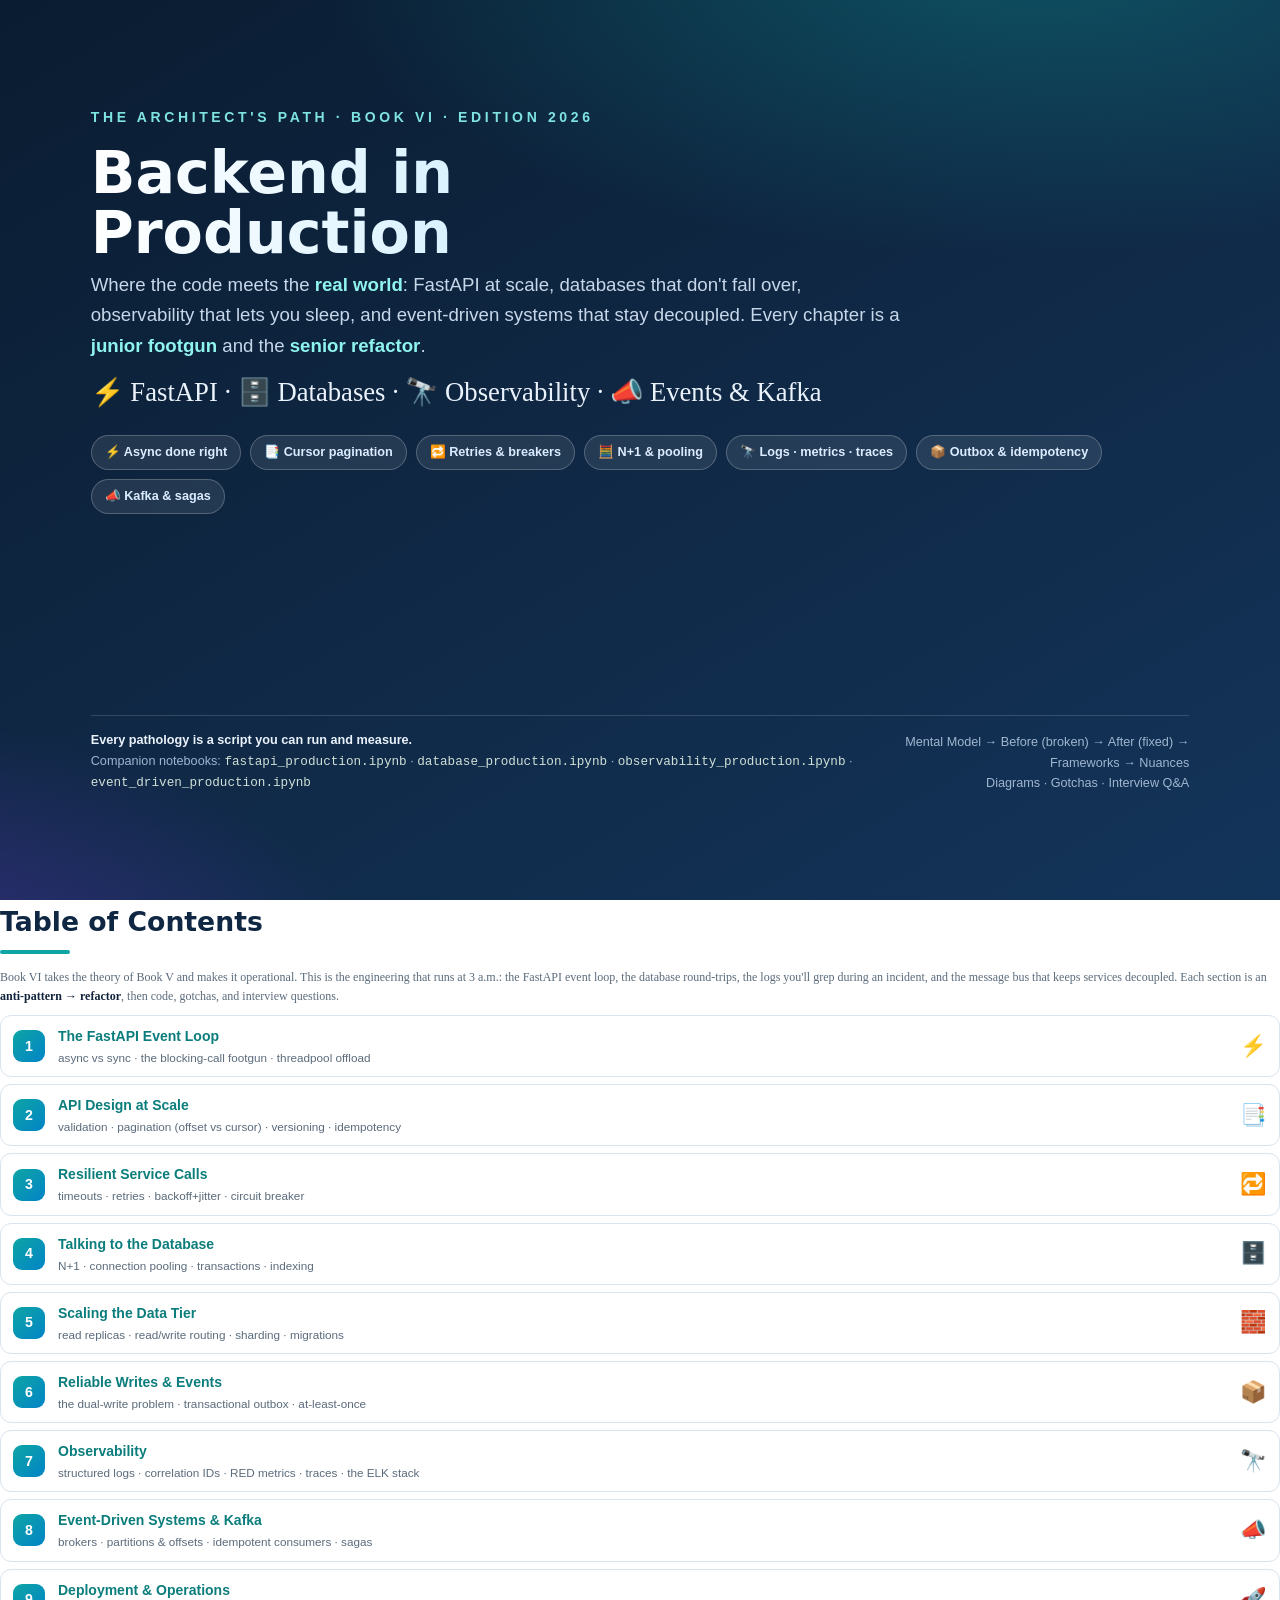
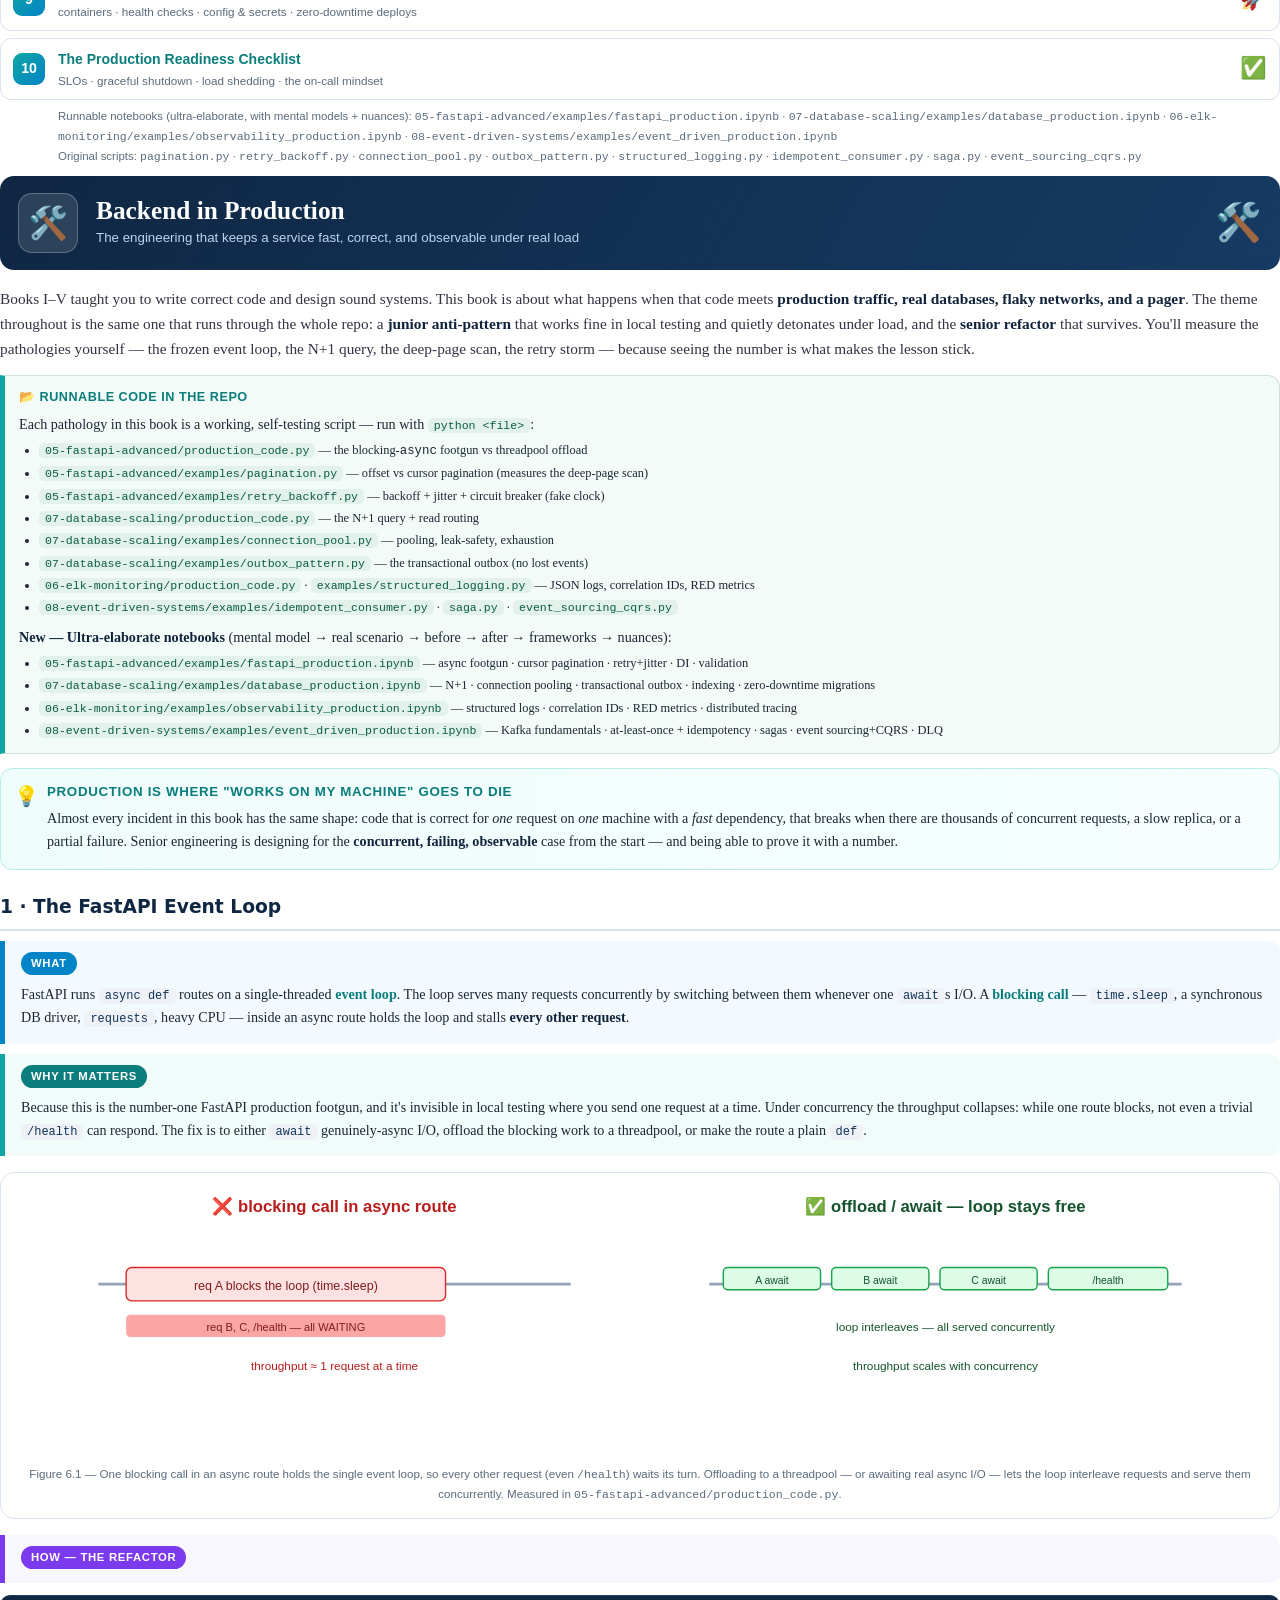
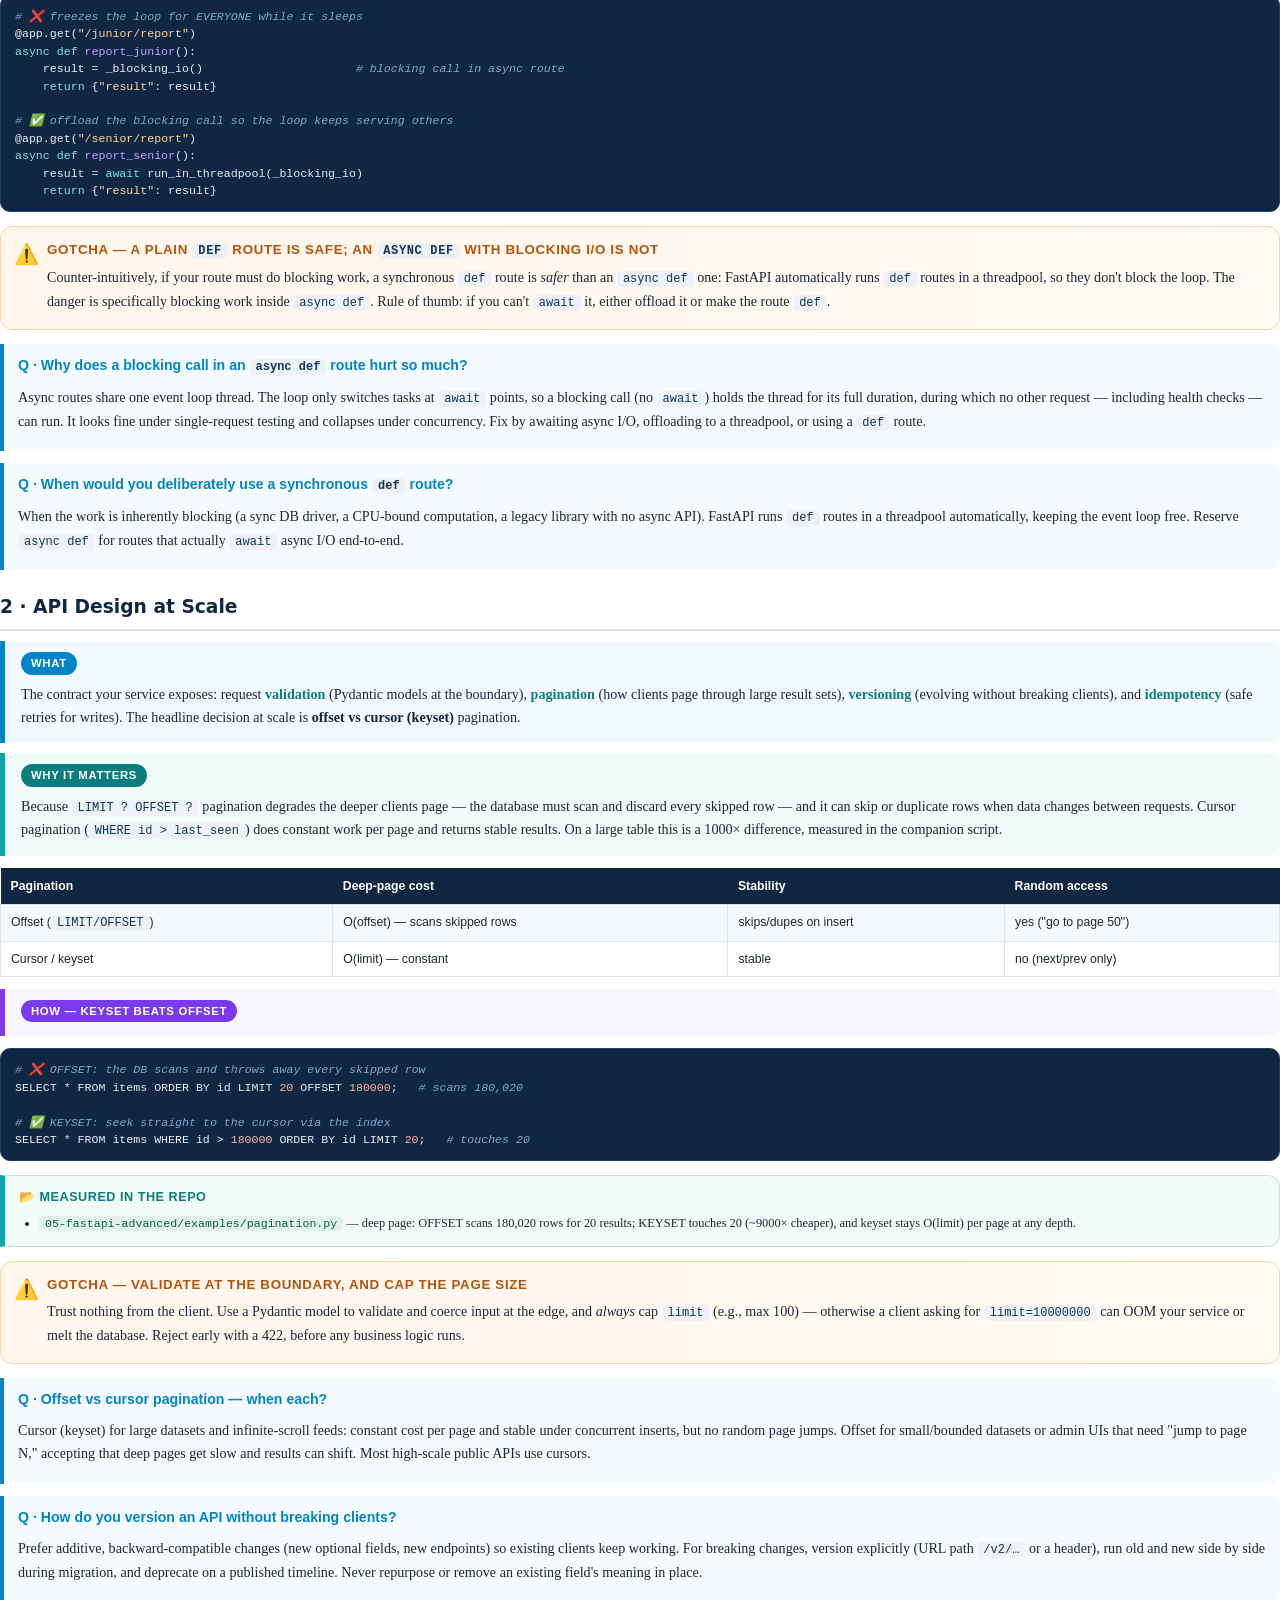
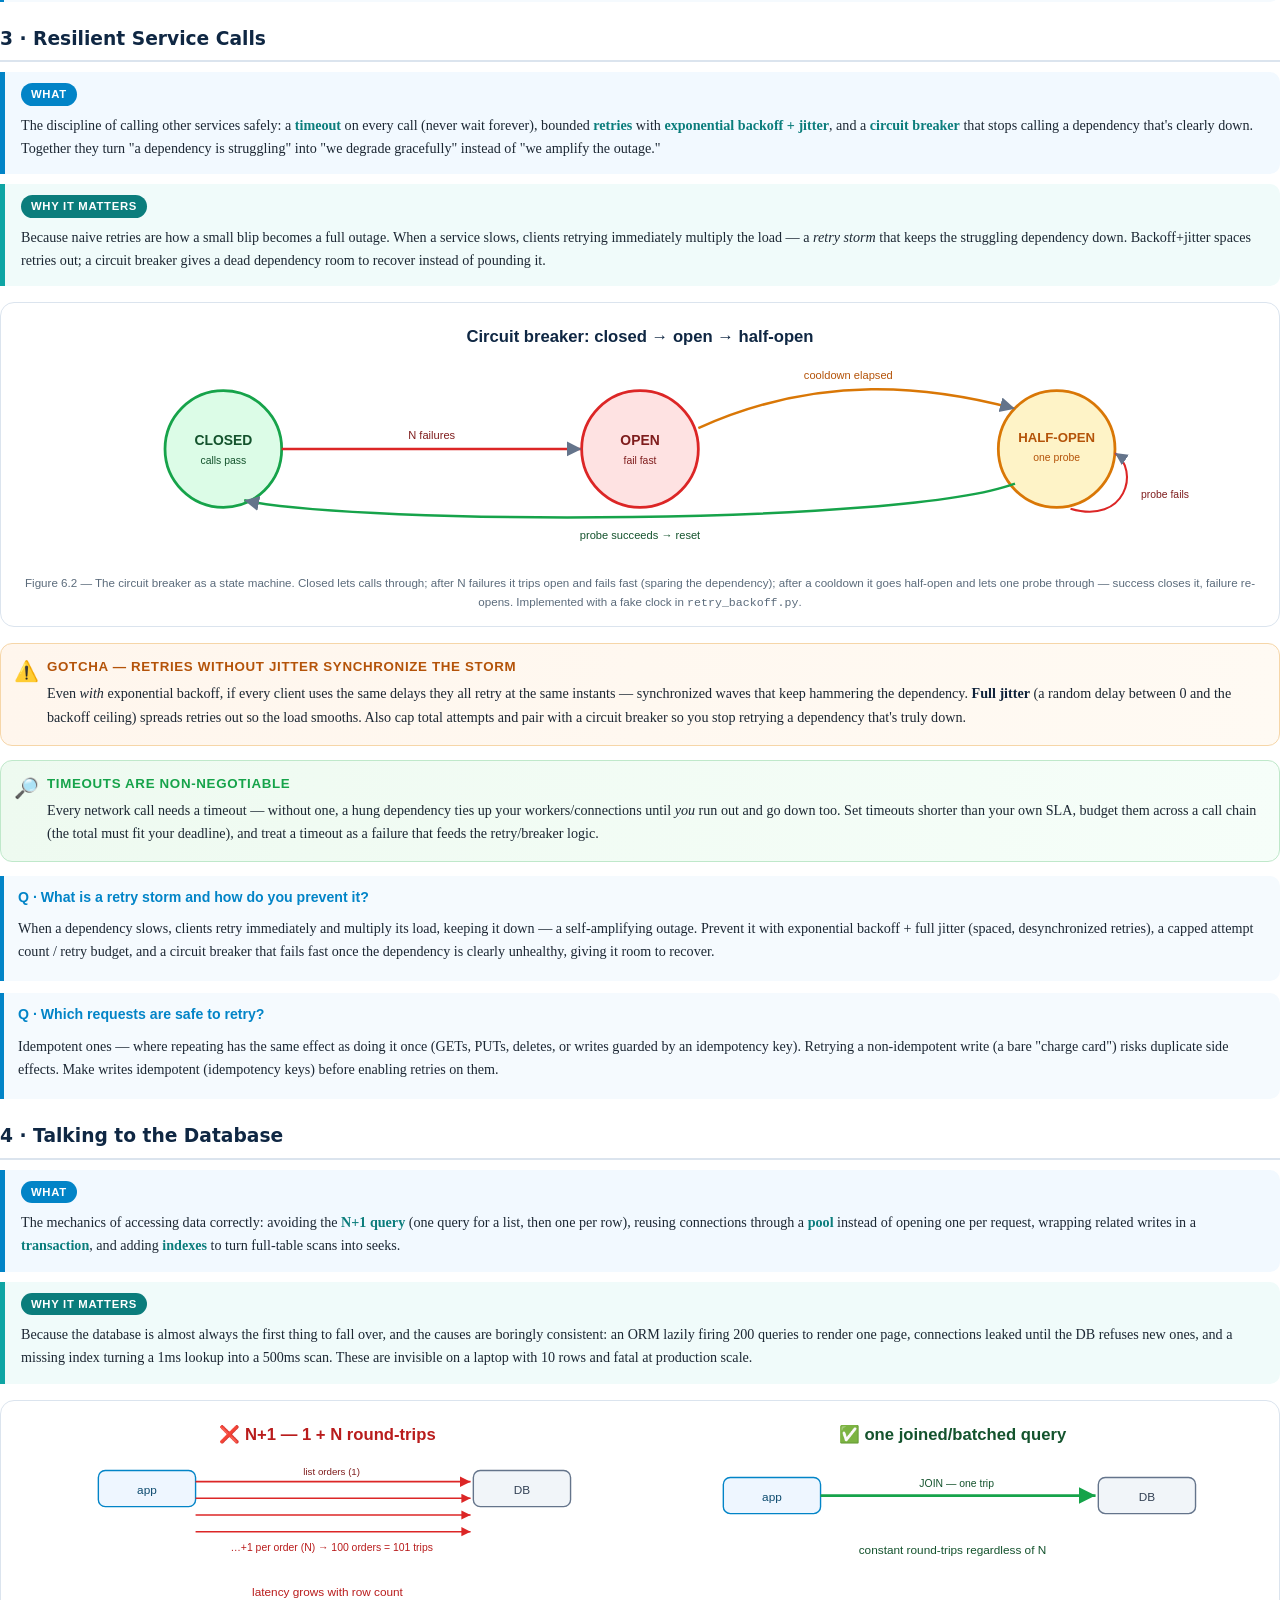
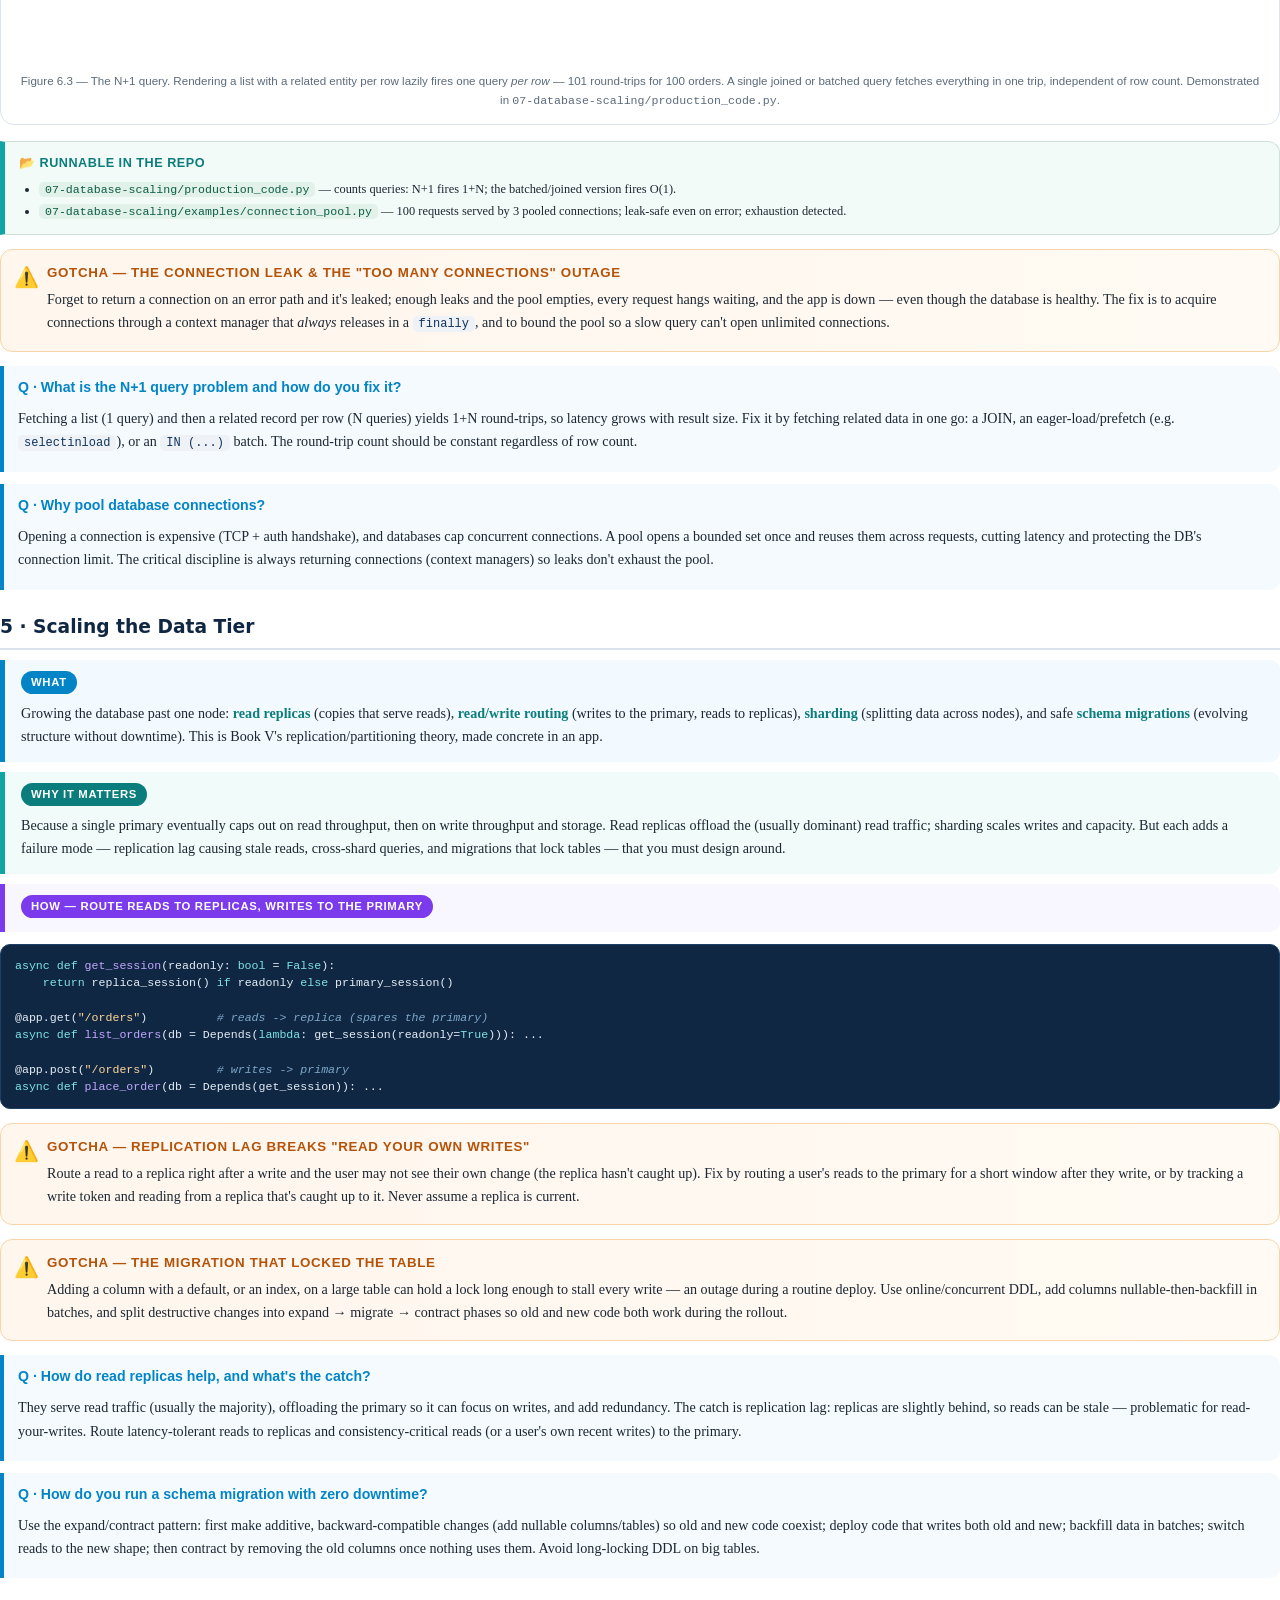
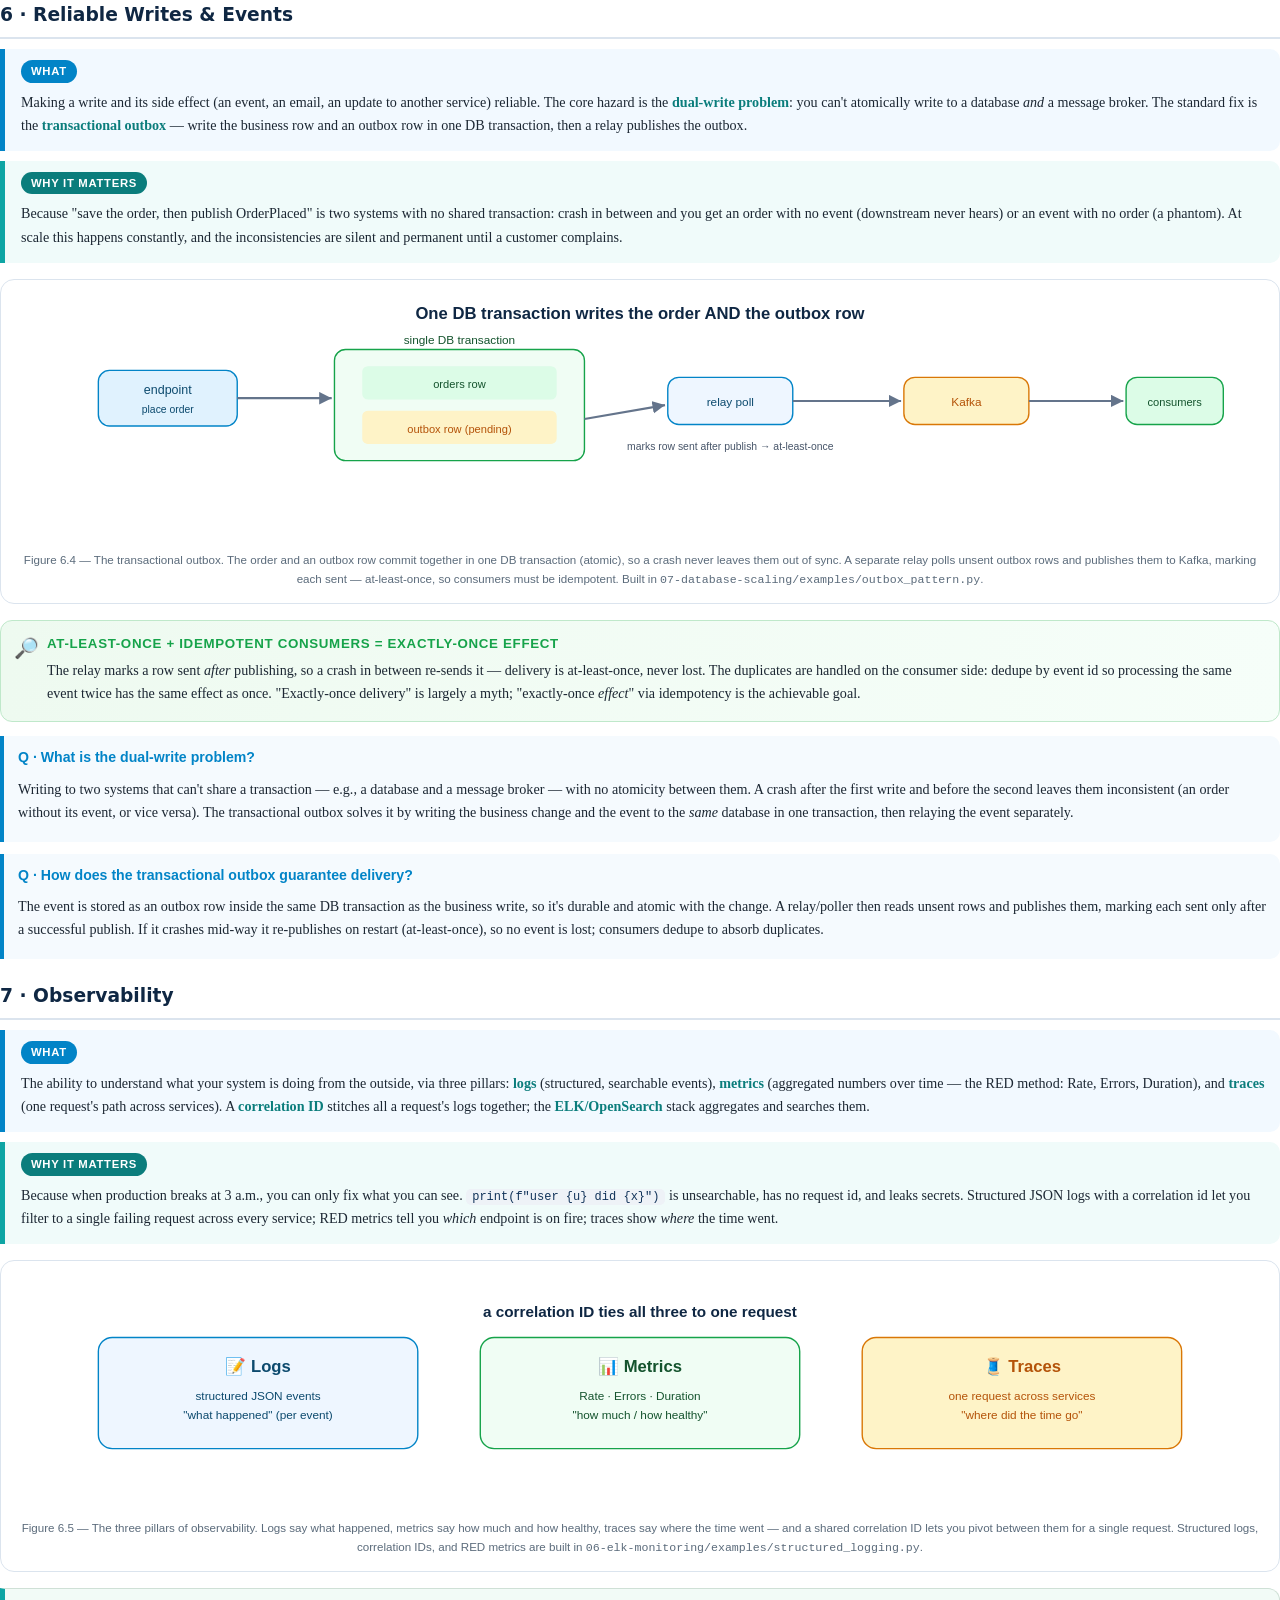
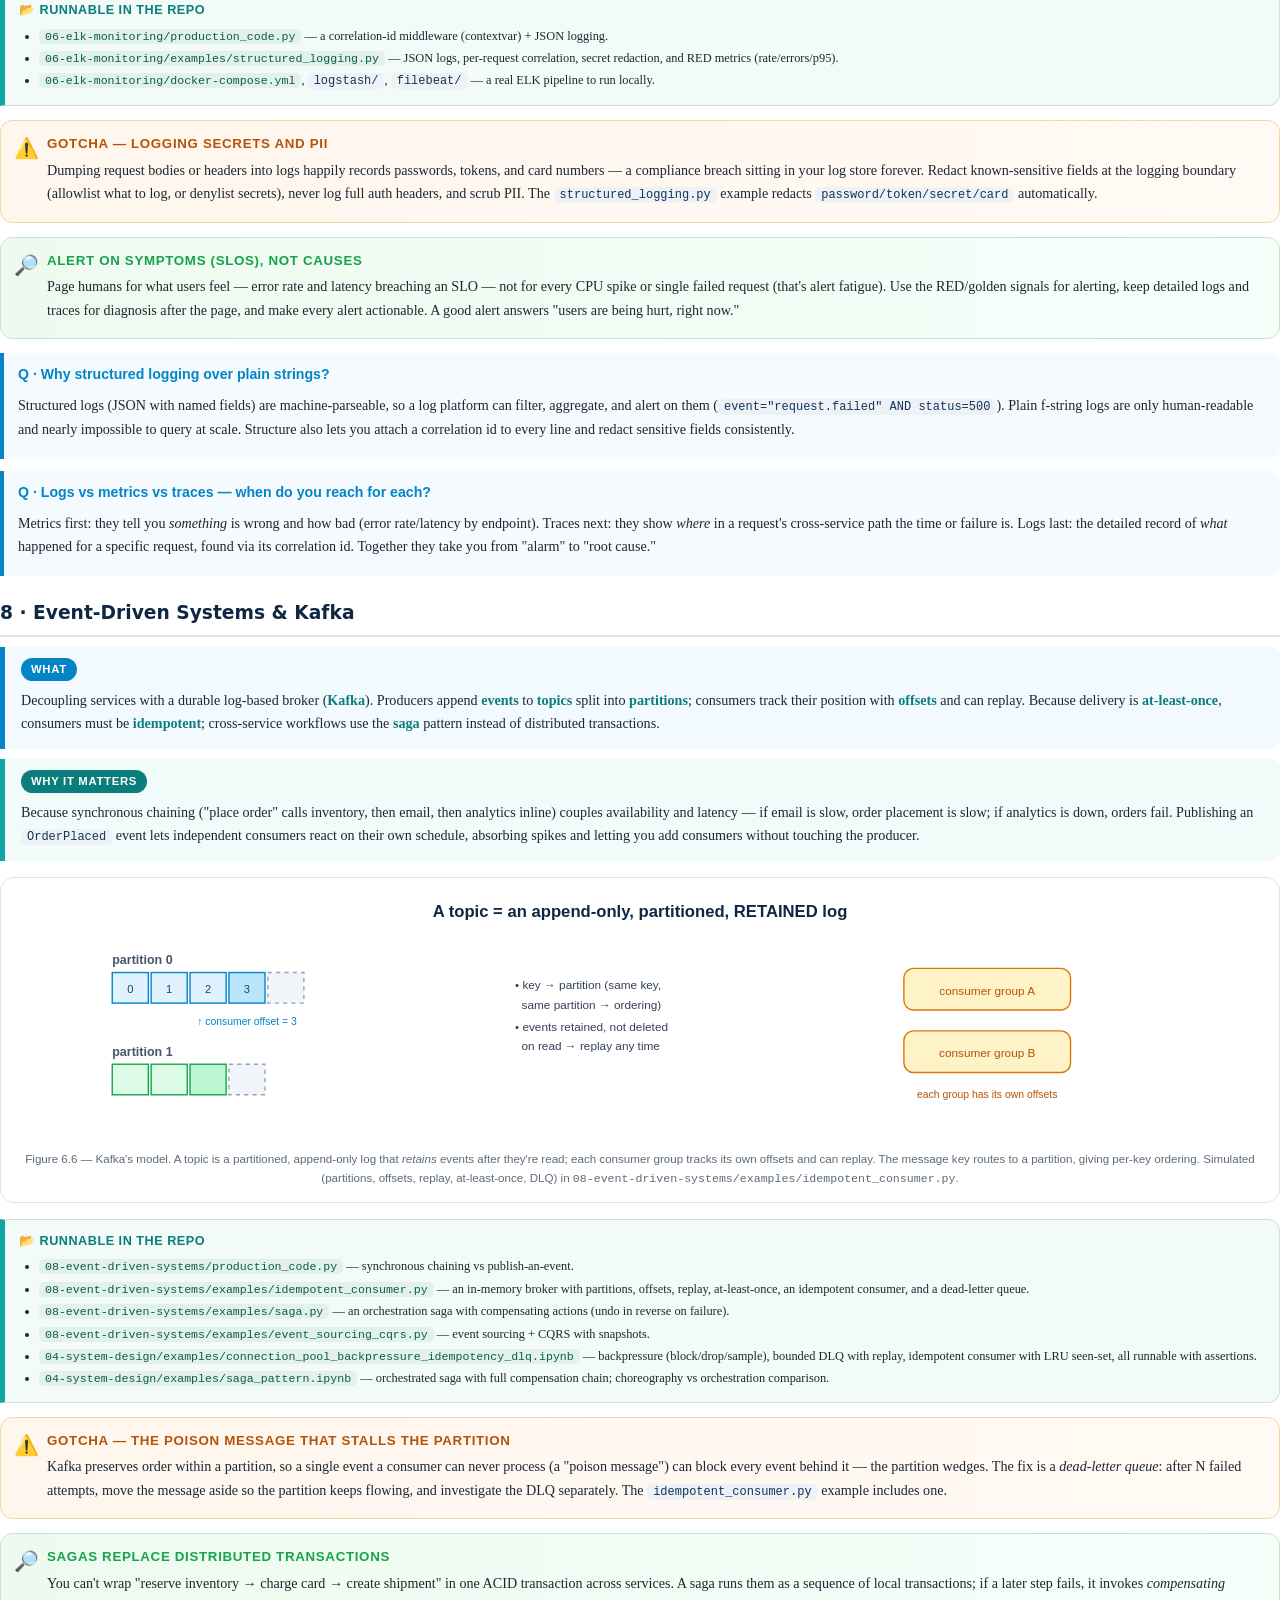
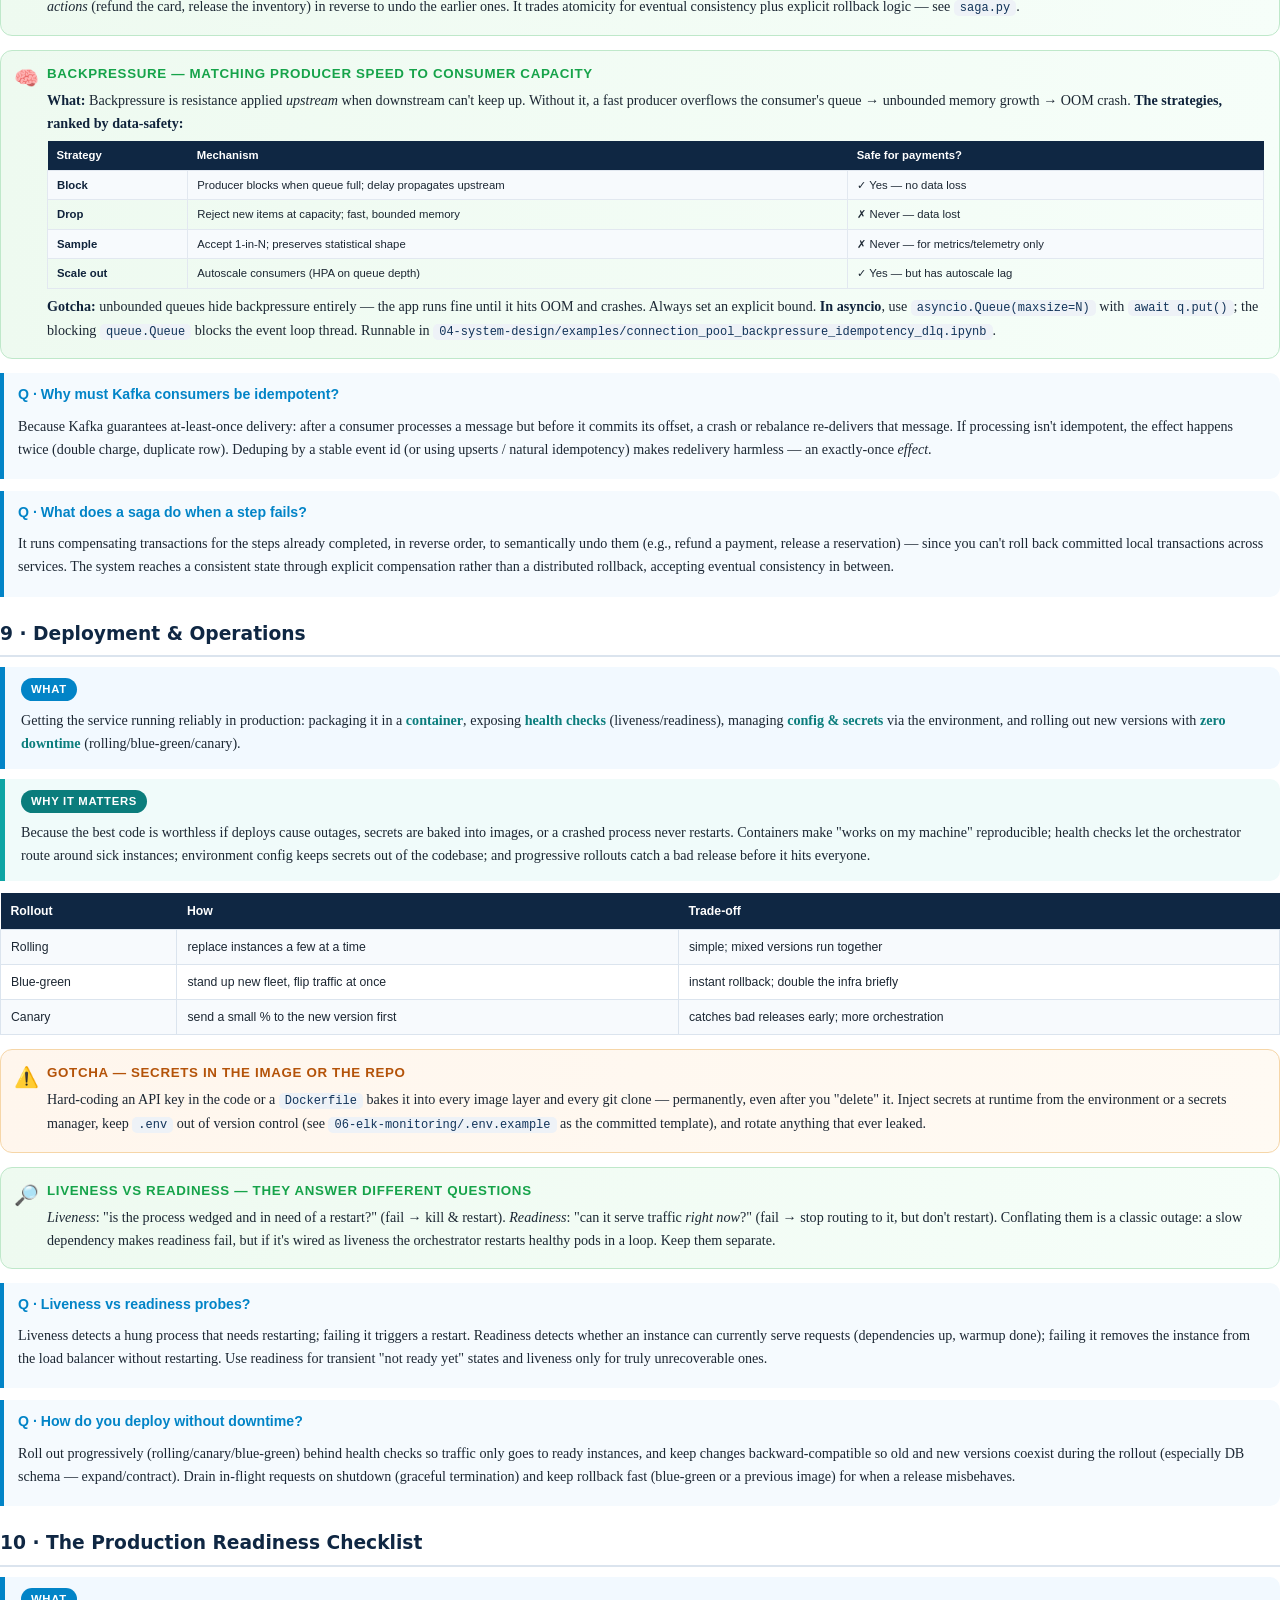
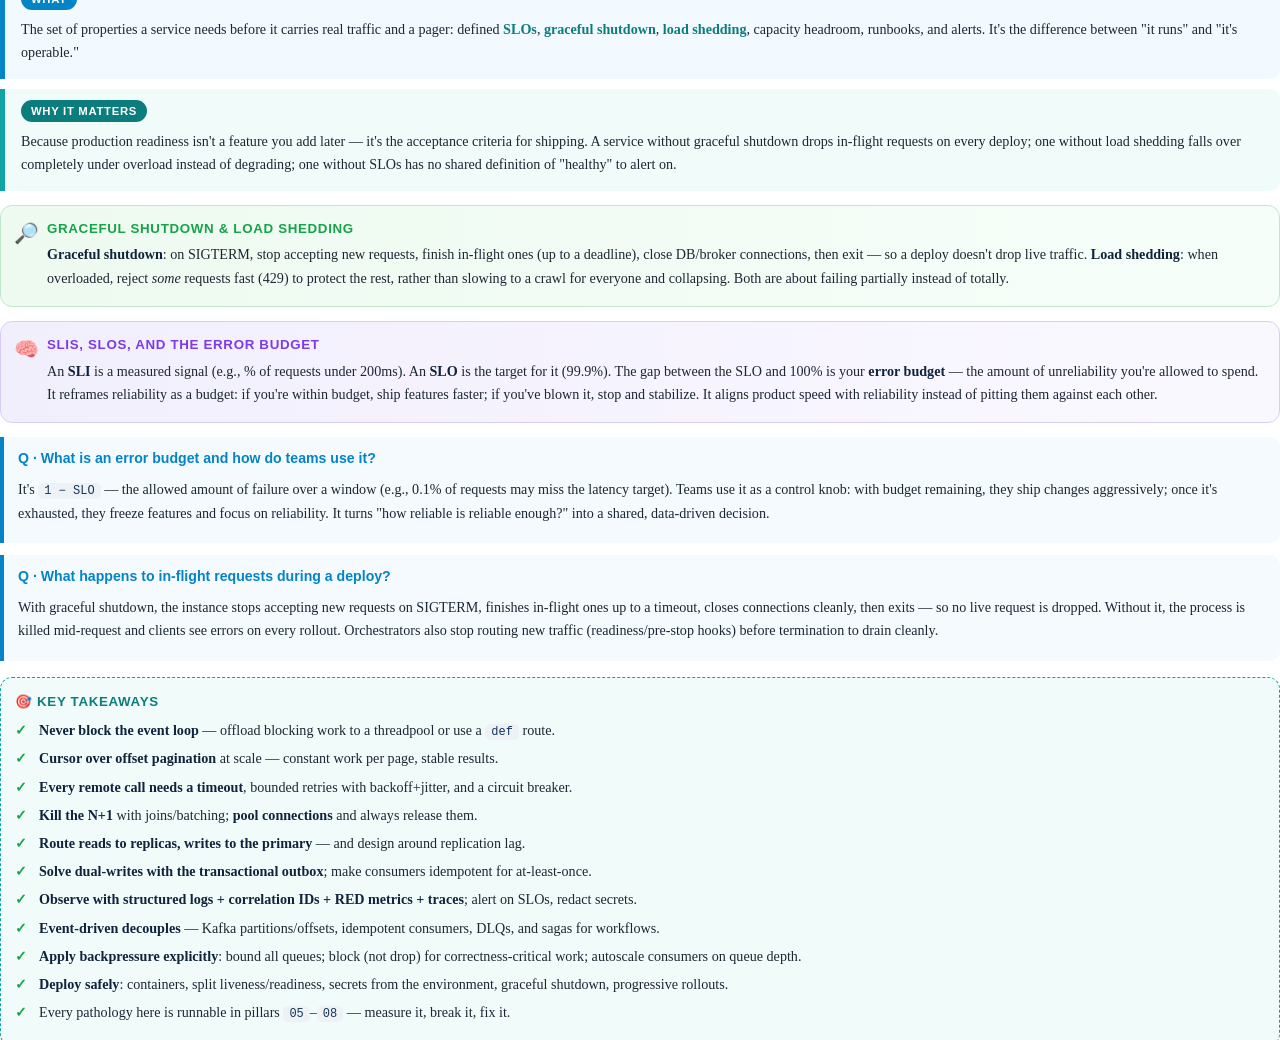
<file: study-guide/book-6-backend-production.html>
<!DOCTYPE html>
<html lang="en">
<head>
<meta charset="utf-8">
<title>Backend in Production — The Architect's Path, Book VI</title>
<link rel="stylesheet" href="architects-path.css">
</head>
<body>

<!-- ============================ COVER ============================ -->
<section class="cover">
  <div>
    <div class="kicker">The Architect's Path · Book VI · Edition 2026</div>
    <h1>Backend in<br>Production</h1>
    <div class="sub">Where the code meets the <strong style="color:#8ff4ee">real world</strong>: FastAPI at scale, databases that don't fall over, observability that lets you sleep, and event-driven systems that stay decoupled. Every chapter is a <strong style="color:#8ff4ee">junior footgun</strong> and the <strong style="color:#8ff4ee">senior refactor</strong>.</div>
    <div class="stackrow">⚡ FastAPI · 🗄️ Databases · 🔭 Observability · 📣 Events &amp; Kafka</div>
    <div class="badges">
      <span class="badge">⚡ Async done right</span>
      <span class="badge">📑 Cursor pagination</span>
      <span class="badge">🔁 Retries &amp; breakers</span>
      <span class="badge">🧮 N+1 &amp; pooling</span>
      <span class="badge">🔭 Logs · metrics · traces</span>
      <span class="badge">📦 Outbox &amp; idempotency</span>
      <span class="badge">📣 Kafka &amp; sagas</span>
    </div>
  </div>
  <div class="foot">
    <div><strong style="color:#eaf2fb">Every pathology is a script you can run and measure.</strong><br>Companion notebooks: <code style="color:#cfe0d6">fastapi_production.ipynb</code> · <code style="color:#cfe0d6">database_production.ipynb</code> · <code style="color:#cfe0d6">observability_production.ipynb</code> · <code style="color:#cfe0d6">event_driven_production.ipynb</code></div>
    <div style="text-align:right">Mental Model → Before (broken) → After (fixed) → Frameworks → Nuances<br>Diagrams · Gotchas · Interview Q&amp;A</div>
  </div>
</section>

<!-- ============================ TOC ============================ -->
<section class="toc">
  <h2>Table of Contents</h2>
  <div class="rule"></div>
  <p class="small">Book VI takes the theory of Book V and makes it operational. This is the engineering that runs at 3&nbsp;a.m.: the FastAPI event loop, the database round-trips, the logs you'll grep during an incident, and the message bus that keeps services decoupled. Each section is an <strong>anti-pattern → refactor</strong>, then code, gotchas, and interview questions.</p>
  <ol>
    <li><span class="n">1</span><div><div class="tt"><a href="#s1">The FastAPI Event Loop</a></div><div class="dd">async vs sync · the blocking-call footgun · threadpool offload</div></div><span class="ic">⚡</span></li>
    <li><span class="n">2</span><div><div class="tt"><a href="#s2">API Design at Scale</a></div><div class="dd">validation · pagination (offset vs cursor) · versioning · idempotency</div></div><span class="ic">📑</span></li>
    <li><span class="n">3</span><div><div class="tt"><a href="#s3">Resilient Service Calls</a></div><div class="dd">timeouts · retries · backoff+jitter · circuit breaker</div></div><span class="ic">🔁</span></li>
    <li><span class="n">4</span><div><div class="tt"><a href="#s4">Talking to the Database</a></div><div class="dd">N+1 · connection pooling · transactions · indexing</div></div><span class="ic">🗄️</span></li>
    <li><span class="n">5</span><div><div class="tt"><a href="#s5">Scaling the Data Tier</a></div><div class="dd">read replicas · read/write routing · sharding · migrations</div></div><span class="ic">🧱</span></li>
    <li><span class="n">6</span><div><div class="tt"><a href="#s6">Reliable Writes &amp; Events</a></div><div class="dd">the dual-write problem · transactional outbox · at-least-once</div></div><span class="ic">📦</span></li>
    <li><span class="n">7</span><div><div class="tt"><a href="#s7">Observability</a></div><div class="dd">structured logs · correlation IDs · RED metrics · traces · the ELK stack</div></div><span class="ic">🔭</span></li>
    <li><span class="n">8</span><div><div class="tt"><a href="#s8">Event-Driven Systems &amp; Kafka</a></div><div class="dd">brokers · partitions &amp; offsets · idempotent consumers · sagas</div></div><span class="ic">📣</span></li>
    <li><span class="n">9</span><div><div class="tt"><a href="#s9">Deployment &amp; Operations</a></div><div class="dd">containers · health checks · config &amp; secrets · zero-downtime deploys</div></div><span class="ic">🚀</span></li>
    <li><span class="n">10</span><div><div class="tt"><a href="#s10">The Production Readiness Checklist</a></div><div class="dd">SLOs · graceful shutdown · load shedding · the on-call mindset</div></div><span class="ic">✅</span></li>
  </ol>
  <div class="subitems">Runnable notebooks (ultra-elaborate, with mental models + nuances):
    <code>05-fastapi-advanced/examples/fastapi_production.ipynb</code> ·
    <code>07-database-scaling/examples/database_production.ipynb</code> ·
    <code>06-elk-monitoring/examples/observability_production.ipynb</code> ·
    <code>08-event-driven-systems/examples/event_driven_production.ipynb</code><br>
    Original scripts: <code>pagination.py</code> · <code>retry_backoff.py</code> · <code>connection_pool.py</code> · <code>outbox_pattern.py</code> · <code>structured_logging.py</code> · <code>idempotent_consumer.py</code> · <code>saga.py</code> · <code>event_sourcing_cqrs.py</code>
  </div>
</section>

<!-- ============================ CHAPTER SHELL ============================ -->
<section class="chapter" id="s0">
  <div class="ch-head">
    <div class="num">🛠️</div>
    <div><div class="t">Backend in Production</div>
    <div class="s">The engineering that keeps a service fast, correct, and observable under real load</div></div>
    <div class="ico">🛠️</div>
  </div>

  <p class="lead">Books I–V taught you to write correct code and design sound systems. This book is about what happens when that code meets <strong>production traffic, real databases, flaky networks, and a pager</strong>. The theme throughout is the same one that runs through the whole repo: a <strong>junior anti-pattern</strong> that works fine in local testing and quietly detonates under load, and the <strong>senior refactor</strong> that survives. You'll measure the pathologies yourself — the frozen event loop, the N+1 query, the deep-page scan, the retry storm — because seeing the number is what makes the lesson stick.</p>

  <div class="coderef"><div class="h">📂 Runnable code in the repo</div><p style="margin:0 0 3px">Each pathology in this book is a working, self-testing script — run with <span class="path">python &lt;file&gt;</span>:</p>
  <ul>
    <li><span class="path">05-fastapi-advanced/production_code.py</span> — the blocking-<code>async</code> footgun vs threadpool offload</li>
    <li><span class="path">05-fastapi-advanced/examples/pagination.py</span> — offset vs cursor pagination (measures the deep-page scan)</li>
    <li><span class="path">05-fastapi-advanced/examples/retry_backoff.py</span> — backoff + jitter + circuit breaker (fake clock)</li>
    <li><span class="path">07-database-scaling/production_code.py</span> — the N+1 query + read routing</li>
    <li><span class="path">07-database-scaling/examples/connection_pool.py</span> — pooling, leak-safety, exhaustion</li>
    <li><span class="path">07-database-scaling/examples/outbox_pattern.py</span> — the transactional outbox (no lost events)</li>
    <li><span class="path">06-elk-monitoring/production_code.py</span> · <span class="path">examples/structured_logging.py</span> — JSON logs, correlation IDs, RED metrics</li>
    <li><span class="path">08-event-driven-systems/examples/idempotent_consumer.py</span> · <span class="path">saga.py</span> · <span class="path">event_sourcing_cqrs.py</span></li>
  </ul>
  <p style="margin:8px 0 0"><strong>New — Ultra-elaborate notebooks</strong> (mental model → real scenario → before → after → frameworks → nuances):</p>
  <ul>
    <li><span class="path">05-fastapi-advanced/examples/fastapi_production.ipynb</span> — async footgun · cursor pagination · retry+jitter · DI · validation</li>
    <li><span class="path">07-database-scaling/examples/database_production.ipynb</span> — N+1 · connection pooling · transactional outbox · indexing · zero-downtime migrations</li>
    <li><span class="path">06-elk-monitoring/examples/observability_production.ipynb</span> — structured logs · correlation IDs · RED metrics · distributed tracing</li>
    <li><span class="path">08-event-driven-systems/examples/event_driven_production.ipynb</span> — Kafka fundamentals · at-least-once + idempotency · sagas · event sourcing+CQRS · DLQ</li>
  </ul></div>

  <div class="box bigidea"><span class="ic">💡</span><div class="h">Production is where "works on my machine" goes to die</div>
  <p>Almost every incident in this book has the same shape: code that is correct for <em>one</em> request on <em>one</em> machine with a <em>fast</em> dependency, that breaks when there are thousands of concurrent requests, a slow replica, or a partial failure. Senior engineering is designing for the <strong>concurrent, failing, observable</strong> case from the start — and being able to prove it with a number.</p></div>

  <!-- ===================== 1 : EVENT LOOP ===================== -->
  <h2 class="sec" id="s1">1 · The FastAPI Event Loop</h2>

  <div class="def what"><span class="lab">What</span><p>FastAPI runs <code class="inl">async def</code> routes on a single-threaded <em class="term">event loop</em>. The loop serves many requests concurrently by switching between them whenever one <code class="inl">await</code>s I/O. A <em class="term">blocking call</em> — <code class="inl">time.sleep</code>, a synchronous DB driver, <code class="inl">requests</code>, heavy CPU — inside an async route holds the loop and stalls <strong>every other request</strong>.</p></div>

  <div class="def why"><span class="lab">Why it matters</span><p>Because this is the number-one FastAPI production footgun, and it's invisible in local testing where you send one request at a time. Under concurrency the throughput collapses: while one route blocks, not even a trivial <code class="inl">/health</code> can respond. The fix is to either <code class="inl">await</code> genuinely-async I/O, offload the blocking work to a threadpool, or make the route a plain <code class="inl">def</code>.</p></div>

  <figure class="fig-card">
    <svg viewBox="0 0 900 190" role="img" aria-label="Blocking call freezing the event loop">
      <g font-family="Segoe UI,sans-serif">
        <text x="230" y="18" text-anchor="middle" font-size="12" font-weight="800" fill="#b91c1c">❌ blocking call in async route</text>
        <text x="670" y="18" text-anchor="middle" font-size="12" font-weight="800" fill="#14532d">✅ offload / await — loop stays free</text>
        <line x1="60" y1="70" x2="400" y2="70" stroke="#94a3b8" stroke-width="2"/>
        <rect x="80" y="58" width="230" height="24" rx="4" fill="#fee2e2" stroke="#dc2626"/><text x="195" y="74" text-anchor="middle" font-size="9" fill="#7f1d1d">req A blocks the loop (time.sleep)</text>
        <rect x="80" y="92" width="230" height="16" rx="3" fill="#fca5a5"/><text x="195" y="104" text-anchor="middle" font-size="8" fill="#7f1d1d">req B, C, /health — all WAITING</text>
        <text x="230" y="132" text-anchor="middle" font-size="8.5" fill="#b91c1c">throughput ≈ 1 request at a time</text>
        <line x1="500" y1="70" x2="840" y2="70" stroke="#94a3b8" stroke-width="2"/>
        <rect x="510" y="58" width="70" height="16" rx="3" fill="#dcfce7" stroke="#16a34a"/><text x="545" y="70" text-anchor="middle" font-size="7.5" fill="#14532d">A await</text>
        <rect x="588" y="58" width="70" height="16" rx="3" fill="#dcfce7" stroke="#16a34a"/><text x="623" y="70" text-anchor="middle" font-size="7.5" fill="#14532d">B await</text>
        <rect x="666" y="58" width="70" height="16" rx="3" fill="#dcfce7" stroke="#16a34a"/><text x="701" y="70" text-anchor="middle" font-size="7.5" fill="#14532d">C await</text>
        <rect x="744" y="58" width="86" height="16" rx="3" fill="#dcfce7" stroke="#16a34a"/><text x="787" y="70" text-anchor="middle" font-size="7.5" fill="#14532d">/health</text>
        <text x="670" y="104" text-anchor="middle" font-size="8.5" fill="#14532d">loop interleaves — all served concurrently</text>
        <text x="670" y="132" text-anchor="middle" font-size="8.5" fill="#14532d">throughput scales with concurrency</text>
      </g>
    </svg>
    <figcaption>Figure 6.1 — One blocking call in an async route holds the single event loop, so every other request (even <code>/health</code>) waits its turn. Offloading to a threadpool — or awaiting real async I/O — lets the loop interleave requests and serve them concurrently. Measured in <code>05-fastapi-advanced/production_code.py</code>.</figcaption>
  </figure>

  <div class="def how"><span class="lab">How — the refactor</span></div>
<pre><span class="c"># ❌ freezes the loop for EVERYONE while it sleeps</span>
<span class="nd">@app.get</span>(<span class="s">"/junior/report"</span>)
<span class="k">async def</span> <span class="f">report_junior</span>():
    result = _blocking_io()                      <span class="c"># blocking call in async route</span>
    <span class="k">return</span> {<span class="s">"result"</span>: result}

<span class="c"># ✅ offload the blocking call so the loop keeps serving others</span>
<span class="nd">@app.get</span>(<span class="s">"/senior/report"</span>)
<span class="k">async def</span> <span class="f">report_senior</span>():
    result = <span class="k">await</span> run_in_threadpool(_blocking_io)
    <span class="k">return</span> {<span class="s">"result"</span>: result}</pre>

  <div class="box gotcha"><span class="ic">⚠️</span><div class="h">Gotcha — a plain <code class="inl">def</code> route is safe; an <code class="inl">async def</code> with blocking I/O is not</div>
  <p>Counter-intuitively, if your route must do blocking work, a synchronous <code class="inl">def</code> route is <em>safer</em> than an <code class="inl">async def</code> one: FastAPI automatically runs <code class="inl">def</code> routes in a threadpool, so they don't block the loop. The danger is specifically blocking work inside <code class="inl">async def</code>. Rule of thumb: if you can't <code class="inl">await</code> it, either offload it or make the route <code class="inl">def</code>.</p></div>

  <div class="qa"><div class="q">Q · Why does a blocking call in an <code class="inl">async def</code> route hurt so much?</div>
  <p>Async routes share one event loop thread. The loop only switches tasks at <code class="inl">await</code> points, so a blocking call (no <code class="inl">await</code>) holds the thread for its full duration, during which no other request — including health checks — can run. It looks fine under single-request testing and collapses under concurrency. Fix by awaiting async I/O, offloading to a threadpool, or using a <code class="inl">def</code> route.</p></div>

  <div class="qa"><div class="q">Q · When would you deliberately use a synchronous <code class="inl">def</code> route?</div>
  <p>When the work is inherently blocking (a sync DB driver, a CPU-bound computation, a legacy library with no async API). FastAPI runs <code class="inl">def</code> routes in a threadpool automatically, keeping the event loop free. Reserve <code class="inl">async def</code> for routes that actually <code class="inl">await</code> async I/O end-to-end.</p></div>

  <!-- ===================== 2 : API DESIGN ===================== -->
  <h2 class="sec" id="s2">2 · API Design at Scale</h2>

  <div class="def what"><span class="lab">What</span><p>The contract your service exposes: request <em class="term">validation</em> (Pydantic models at the boundary), <em class="term">pagination</em> (how clients page through large result sets), <em class="term">versioning</em> (evolving without breaking clients), and <em class="term">idempotency</em> (safe retries for writes). The headline decision at scale is <strong>offset vs cursor (keyset)</strong> pagination.</p></div>

  <div class="def why"><span class="lab">Why it matters</span><p>Because <code class="inl">LIMIT ? OFFSET ?</code> pagination degrades the deeper clients page — the database must scan and discard every skipped row — and it can skip or duplicate rows when data changes between requests. Cursor pagination (<code class="inl">WHERE id &gt; last_seen</code>) does constant work per page and returns stable results. On a large table this is a 1000× difference, measured in the companion script.</p></div>

  <table>
    <tr><th>Pagination</th><th>Deep-page cost</th><th>Stability</th><th>Random access</th></tr>
    <tr><td>Offset (<code class="inl">LIMIT/OFFSET</code>)</td><td>O(offset) — scans skipped rows</td><td>skips/dupes on insert</td><td>yes ("go to page 50")</td></tr>
    <tr><td>Cursor / keyset</td><td>O(limit) — constant</td><td>stable</td><td>no (next/prev only)</td></tr>
  </table>

  <div class="def how"><span class="lab">How — keyset beats offset</span></div>
<pre><span class="c"># ❌ OFFSET: the DB scans and throws away every skipped row</span>
SELECT * FROM items ORDER BY id LIMIT <span class="n">20</span> OFFSET <span class="n">180000</span>;   <span class="c"># scans 180,020</span>

<span class="c"># ✅ KEYSET: seek straight to the cursor via the index</span>
SELECT * FROM items WHERE id &gt; <span class="n">180000</span> ORDER BY id LIMIT <span class="n">20</span>;   <span class="c"># touches 20</span></pre>

  <div class="coderef"><div class="h">📂 Measured in the repo</div>
  <ul><li><span class="path">05-fastapi-advanced/examples/pagination.py</span> — deep page: OFFSET scans 180,020 rows for 20 results; KEYSET touches 20 (~9000× cheaper), and keyset stays O(limit) per page at any depth.</li></ul></div>

  <div class="box gotcha"><span class="ic">⚠️</span><div class="h">Gotcha — validate at the boundary, and cap the page size</div>
  <p>Trust nothing from the client. Use a Pydantic model to validate and coerce input at the edge, and <em>always</em> cap <code class="inl">limit</code> (e.g., max 100) — otherwise a client asking for <code class="inl">limit=10000000</code> can OOM your service or melt the database. Reject early with a 422, before any business logic runs.</p></div>

  <div class="qa"><div class="q">Q · Offset vs cursor pagination — when each?</div>
  <p>Cursor (keyset) for large datasets and infinite-scroll feeds: constant cost per page and stable under concurrent inserts, but no random page jumps. Offset for small/bounded datasets or admin UIs that need "jump to page N," accepting that deep pages get slow and results can shift. Most high-scale public APIs use cursors.</p></div>

  <div class="qa"><div class="q">Q · How do you version an API without breaking clients?</div>
  <p>Prefer additive, backward-compatible changes (new optional fields, new endpoints) so existing clients keep working. For breaking changes, version explicitly (URL path <code class="inl">/v2/…</code> or a header), run old and new side by side during migration, and deprecate on a published timeline. Never repurpose or remove an existing field's meaning in place.</p></div>

  <!-- ===================== 3 : RESILIENT CALLS ===================== -->
  <h2 class="sec" id="s3">3 · Resilient Service Calls</h2>

  <div class="def what"><span class="lab">What</span><p>The discipline of calling other services safely: a <em class="term">timeout</em> on every call (never wait forever), bounded <em class="term">retries</em> with <em class="term">exponential backoff + jitter</em>, and a <em class="term">circuit breaker</em> that stops calling a dependency that's clearly down. Together they turn "a dependency is struggling" into "we degrade gracefully" instead of "we amplify the outage."</p></div>

  <div class="def why"><span class="lab">Why it matters</span><p>Because naive retries are how a small blip becomes a full outage. When a service slows, clients retrying immediately multiply the load — a <em>retry storm</em> that keeps the struggling dependency down. Backoff+jitter spaces retries out; a circuit breaker gives a dead dependency room to recover instead of pounding it.</p></div>

  <figure class="fig-card">
    <svg viewBox="0 0 900 175" role="img" aria-label="Circuit breaker state machine">
      <g font-family="Segoe UI,sans-serif">
        <text x="450" y="18" text-anchor="middle" font-size="12" font-weight="800" fill="#0f2743">Circuit breaker: closed → open → half-open</text>
        <circle cx="150" cy="95" r="42" fill="#dcfce7" stroke="#16a34a" stroke-width="2"/><text x="150" y="92" text-anchor="middle" font-size="10" font-weight="700" fill="#14532d">CLOSED</text><text x="150" y="106" text-anchor="middle" font-size="7.5" fill="#14532d">calls pass</text>
        <circle cx="450" cy="95" r="42" fill="#fee2e2" stroke="#dc2626" stroke-width="2"/><text x="450" y="92" text-anchor="middle" font-size="10" font-weight="700" fill="#7f1d1d">OPEN</text><text x="450" y="106" text-anchor="middle" font-size="7.5" fill="#7f1d1d">fail fast</text>
        <circle cx="750" cy="95" r="42" fill="#fef3c7" stroke="#d97706" stroke-width="2"/><text x="750" y="90" text-anchor="middle" font-size="9.5" font-weight="700" fill="#b45309">HALF-OPEN</text><text x="750" y="104" text-anchor="middle" font-size="7.5" fill="#b45309">one probe</text>
        <path d="M192,95 L408,95" stroke="#dc2626" stroke-width="1.8" marker-end="url(#ar)"/><text x="300" y="88" text-anchor="middle" font-size="8" fill="#7f1d1d">N failures</text>
        <path d="M492,80 C580,40 660,50 720,66" stroke="#d97706" stroke-width="1.8" fill="none" marker-end="url(#ar)"/><text x="600" y="45" text-anchor="middle" font-size="8" fill="#b45309">cooldown elapsed</text>
        <path d="M720,120 C640,150 250,150 165,132" stroke="#16a34a" stroke-width="1.8" fill="none" marker-end="url(#ar)"/><text x="450" y="160" text-anchor="middle" font-size="8" fill="#14532d">probe succeeds → reset</text>
        <path d="M760,138 C800,150 810,110 792,98" stroke="#dc2626" stroke-width="1.5" fill="none" marker-end="url(#ar)"/><text x="828" y="130" text-anchor="middle" font-size="7.5" fill="#7f1d1d">probe fails</text>
        <defs><marker id="ar" markerWidth="8" markerHeight="8" refX="6" refY="3" orient="auto"><path d="M0,0 L6,3 L0,6 Z" fill="#64748b"/></marker></defs>
      </g>
    </svg>
    <figcaption>Figure 6.2 — The circuit breaker as a state machine. Closed lets calls through; after N failures it trips open and fails fast (sparing the dependency); after a cooldown it goes half-open and lets one probe through — success closes it, failure re-opens. Implemented with a fake clock in <code>retry_backoff.py</code>.</figcaption>
  </figure>

  <div class="box gotcha"><span class="ic">⚠️</span><div class="h">Gotcha — retries without jitter synchronize the storm</div>
  <p>Even <em>with</em> exponential backoff, if every client uses the same delays they all retry at the same instants — synchronized waves that keep hammering the dependency. <strong>Full jitter</strong> (a random delay between 0 and the backoff ceiling) spreads retries out so the load smooths. Also cap total attempts and pair with a circuit breaker so you stop retrying a dependency that's truly down.</p></div>

  <div class="box insight"><span class="ic">🔎</span><div class="h">Timeouts are non-negotiable</div>
  <p>Every network call needs a timeout — without one, a hung dependency ties up your workers/connections until <em>you</em> run out and go down too. Set timeouts shorter than your own SLA, budget them across a call chain (the total must fit your deadline), and treat a timeout as a failure that feeds the retry/breaker logic.</p></div>

  <div class="qa"><div class="q">Q · What is a retry storm and how do you prevent it?</div>
  <p>When a dependency slows, clients retry immediately and multiply its load, keeping it down — a self-amplifying outage. Prevent it with exponential backoff + full jitter (spaced, desynchronized retries), a capped attempt count / retry budget, and a circuit breaker that fails fast once the dependency is clearly unhealthy, giving it room to recover.</p></div>

  <div class="qa"><div class="q">Q · Which requests are safe to retry?</div>
  <p>Idempotent ones — where repeating has the same effect as doing it once (GETs, PUTs, deletes, or writes guarded by an idempotency key). Retrying a non-idempotent write (a bare "charge card") risks duplicate side effects. Make writes idempotent (idempotency keys) before enabling retries on them.</p></div>

  <!-- ===================== 4 : DATABASE ===================== -->
  <h2 class="sec" id="s4">4 · Talking to the Database</h2>

  <div class="def what"><span class="lab">What</span><p>The mechanics of accessing data correctly: avoiding the <em class="term">N+1 query</em> (one query for a list, then one per row), reusing connections through a <em class="term">pool</em> instead of opening one per request, wrapping related writes in a <em class="term">transaction</em>, and adding <em class="term">indexes</em> to turn full-table scans into seeks.</p></div>

  <div class="def why"><span class="lab">Why it matters</span><p>Because the database is almost always the first thing to fall over, and the causes are boringly consistent: an ORM lazily firing 200 queries to render one page, connections leaked until the DB refuses new ones, and a missing index turning a 1ms lookup into a 500ms scan. These are invisible on a laptop with 10 rows and fatal at production scale.</p></div>

  <figure class="fig-card">
    <svg viewBox="0 0 900 175" role="img" aria-label="N+1 query versus a single joined query">
      <g font-family="Segoe UI,sans-serif">
        <text x="225" y="18" text-anchor="middle" font-size="12" font-weight="800" fill="#b91c1c">❌ N+1 — 1 + N round-trips</text>
        <text x="675" y="18" text-anchor="middle" font-size="12" font-weight="800" fill="#14532d">✅ one joined/batched query</text>
        <rect x="60" y="40" width="70" height="26" rx="5" fill="#eef6ff" stroke="#0284c7"/><text x="95" y="57" text-anchor="middle" font-size="8.5" fill="#0c4a6e">app</text>
        <rect x="330" y="40" width="70" height="26" rx="5" fill="#f1f5f9" stroke="#64748b"/><text x="365" y="57" text-anchor="middle" font-size="8.5" fill="#334155">DB</text>
        <path d="M130,48 L328,48" stroke="#dc2626" stroke-width="1.3" marker-end="url(#an)"/><text x="228" y="43" text-anchor="middle" font-size="7" fill="#7f1d1d">list orders (1)</text>
        <path d="M130,60 L328,60" stroke="#dc2626" stroke-width="1.1" marker-end="url(#an)"/>
        <path d="M130,72 L328,72" stroke="#dc2626" stroke-width="1.1" marker-end="url(#an)"/>
        <path d="M130,84 L328,84" stroke="#dc2626" stroke-width="1.1" marker-end="url(#an)"/>
        <text x="228" y="98" text-anchor="middle" font-size="7.5" fill="#b91c1c">…+1 per order (N) → 100 orders = 101 trips</text>
        <text x="225" y="130" text-anchor="middle" font-size="8.5" fill="#b91c1c">latency grows with row count</text>
        <rect x="510" y="45" width="70" height="26" rx="5" fill="#eef6ff" stroke="#0284c7"/><text x="545" y="62" text-anchor="middle" font-size="8.5" fill="#0c4a6e">app</text>
        <rect x="780" y="45" width="70" height="26" rx="5" fill="#f1f5f9" stroke="#64748b"/><text x="815" y="62" text-anchor="middle" font-size="8.5" fill="#334155">DB</text>
        <path d="M580,58 L778,58" stroke="#16a34a" stroke-width="2" marker-end="url(#ag)"/><text x="678" y="52" text-anchor="middle" font-size="7.5" fill="#14532d">JOIN — one trip</text>
        <text x="675" y="100" text-anchor="middle" font-size="8.5" fill="#14532d">constant round-trips regardless of N</text>
        <defs>
          <marker id="an" markerWidth="8" markerHeight="8" refX="6" refY="3" orient="auto"><path d="M0,0 L6,3 L0,6 Z" fill="#dc2626"/></marker>
          <marker id="ag" markerWidth="8" markerHeight="8" refX="6" refY="3" orient="auto"><path d="M0,0 L6,3 L0,6 Z" fill="#16a34a"/></marker>
        </defs>
      </g>
    </svg>
    <figcaption>Figure 6.3 — The N+1 query. Rendering a list with a related entity per row lazily fires one query <em>per row</em> — 101 round-trips for 100 orders. A single joined or batched query fetches everything in one trip, independent of row count. Demonstrated in <code>07-database-scaling/production_code.py</code>.</figcaption>
  </figure>

  <div class="coderef"><div class="h">📂 Runnable in the repo</div>
  <ul>
    <li><span class="path">07-database-scaling/production_code.py</span> — counts queries: N+1 fires 1+N; the batched/joined version fires O(1).</li>
    <li><span class="path">07-database-scaling/examples/connection_pool.py</span> — 100 requests served by 3 pooled connections; leak-safe even on error; exhaustion detected.</li>
  </ul></div>

  <div class="box gotcha"><span class="ic">⚠️</span><div class="h">Gotcha — the connection leak &amp; the "too many connections" outage</div>
  <p>Forget to return a connection on an error path and it's leaked; enough leaks and the pool empties, every request hangs waiting, and the app is down — even though the database is healthy. The fix is to acquire connections through a context manager that <em>always</em> releases in a <code class="inl">finally</code>, and to bound the pool so a slow query can't open unlimited connections.</p></div>

  <div class="qa"><div class="q">Q · What is the N+1 query problem and how do you fix it?</div>
  <p>Fetching a list (1 query) and then a related record per row (N queries) yields 1+N round-trips, so latency grows with result size. Fix it by fetching related data in one go: a JOIN, an eager-load/prefetch (e.g. <code class="inl">selectinload</code>), or an <code class="inl">IN (...)</code> batch. The round-trip count should be constant regardless of row count.</p></div>

  <div class="qa"><div class="q">Q · Why pool database connections?</div>
  <p>Opening a connection is expensive (TCP + auth handshake), and databases cap concurrent connections. A pool opens a bounded set once and reuses them across requests, cutting latency and protecting the DB's connection limit. The critical discipline is always returning connections (context managers) so leaks don't exhaust the pool.</p></div>

  <!-- ===================== 5 : SCALING DATA TIER ===================== -->
  <h2 class="sec" id="s5">5 · Scaling the Data Tier</h2>

  <div class="def what"><span class="lab">What</span><p>Growing the database past one node: <em class="term">read replicas</em> (copies that serve reads), <em class="term">read/write routing</em> (writes to the primary, reads to replicas), <em class="term">sharding</em> (splitting data across nodes), and safe <em class="term">schema migrations</em> (evolving structure without downtime). This is Book&nbsp;V's replication/partitioning theory, made concrete in an app.</p></div>

  <div class="def why"><span class="lab">Why it matters</span><p>Because a single primary eventually caps out on read throughput, then on write throughput and storage. Read replicas offload the (usually dominant) read traffic; sharding scales writes and capacity. But each adds a failure mode — replication lag causing stale reads, cross-shard queries, and migrations that lock tables — that you must design around.</p></div>

  <div class="def how"><span class="lab">How — route reads to replicas, writes to the primary</span></div>
<pre><span class="k">async def</span> <span class="f">get_session</span>(readonly: <span class="k">bool</span> = <span class="k">False</span>):
    <span class="k">return</span> replica_session() <span class="k">if</span> readonly <span class="k">else</span> primary_session()

<span class="nd">@app.get</span>(<span class="s">"/orders"</span>)          <span class="c"># reads -> replica (spares the primary)</span>
<span class="k">async def</span> <span class="f">list_orders</span>(db = Depends(<span class="k">lambda</span>: get_session(readonly=<span class="k">True</span>))): ...

<span class="nd">@app.post</span>(<span class="s">"/orders"</span>)         <span class="c"># writes -> primary</span>
<span class="k">async def</span> <span class="f">place_order</span>(db = Depends(get_session)): ...</pre>

  <div class="box gotcha"><span class="ic">⚠️</span><div class="h">Gotcha — replication lag breaks "read your own writes"</div>
  <p>Route a read to a replica right after a write and the user may not see their own change (the replica hasn't caught up). Fix by routing a user's reads to the primary for a short window after they write, or by tracking a write token and reading from a replica that's caught up to it. Never assume a replica is current.</p></div>

  <div class="box gotcha"><span class="ic">⚠️</span><div class="h">Gotcha — the migration that locked the table</div>
  <p>Adding a column with a default, or an index, on a large table can hold a lock long enough to stall every write — an outage during a routine deploy. Use online/concurrent DDL, add columns nullable-then-backfill in batches, and split destructive changes into expand → migrate → contract phases so old and new code both work during the rollout.</p></div>

  <div class="qa"><div class="q">Q · How do read replicas help, and what's the catch?</div>
  <p>They serve read traffic (usually the majority), offloading the primary so it can focus on writes, and add redundancy. The catch is replication lag: replicas are slightly behind, so reads can be stale — problematic for read-your-writes. Route latency-tolerant reads to replicas and consistency-critical reads (or a user's own recent writes) to the primary.</p></div>

  <div class="qa"><div class="q">Q · How do you run a schema migration with zero downtime?</div>
  <p>Use the expand/contract pattern: first make additive, backward-compatible changes (add nullable columns/tables) so old and new code coexist; deploy code that writes both old and new; backfill data in batches; switch reads to the new shape; then contract by removing the old columns once nothing uses them. Avoid long-locking DDL on big tables.</p></div>

  <!-- ===================== 6 : RELIABLE WRITES ===================== -->
  <h2 class="sec" id="s6">6 · Reliable Writes &amp; Events</h2>

  <div class="def what"><span class="lab">What</span><p>Making a write and its side effect (an event, an email, an update to another service) reliable. The core hazard is the <em class="term">dual-write problem</em>: you can't atomically write to a database <em>and</em> a message broker. The standard fix is the <em class="term">transactional outbox</em> — write the business row and an outbox row in one DB transaction, then a relay publishes the outbox.</p></div>

  <div class="def why"><span class="lab">Why it matters</span><p>Because "save the order, then publish OrderPlaced" is two systems with no shared transaction: crash in between and you get an order with no event (downstream never hears) or an event with no order (a phantom). At scale this happens constantly, and the inconsistencies are silent and permanent until a customer complains.</p></div>

  <figure class="fig-card">
    <svg viewBox="0 0 900 175" role="img" aria-label="Transactional outbox pattern">
      <g font-family="Segoe UI,sans-serif">
        <text x="450" y="18" text-anchor="middle" font-size="12" font-weight="800" fill="#0f2743">One DB transaction writes the order AND the outbox row</text>
        <rect x="60" y="55" width="100" height="40" rx="8" fill="#e0f2fe" stroke="#0284c7"/><text x="110" y="72" text-anchor="middle" font-size="9" fill="#0c4a6e">endpoint</text><text x="110" y="86" text-anchor="middle" font-size="7.5" fill="#0c4a6e">place order</text>
        <rect x="230" y="40" width="180" height="80" rx="8" fill="#f0fdf4" stroke="#16a34a"/><text x="320" y="36" text-anchor="middle" font-size="8.5" fill="#14532d">single DB transaction</text>
        <rect x="250" y="52" width="140" height="24" rx="4" fill="#dcfce7"/><text x="320" y="68" text-anchor="middle" font-size="8" fill="#14532d">orders row</text>
        <rect x="250" y="84" width="140" height="24" rx="4" fill="#fef3c7"/><text x="320" y="100" text-anchor="middle" font-size="8" fill="#b45309">outbox row (pending)</text>
        <rect x="470" y="60" width="90" height="34" rx="8" fill="#eef6ff" stroke="#0284c7"/><text x="515" y="81" text-anchor="middle" font-size="8.5" fill="#0c4a6e">relay poll</text>
        <rect x="640" y="60" width="90" height="34" rx="8" fill="#fef3c7" stroke="#d97706"/><text x="685" y="81" text-anchor="middle" font-size="8.5" fill="#b45309">Kafka</text>
        <rect x="800" y="60" width="70" height="34" rx="8" fill="#dcfce7" stroke="#16a34a"/><text x="835" y="81" text-anchor="middle" font-size="8" fill="#14532d">consumers</text>
        <path d="M160,75 L228,75" stroke="#64748b" stroke-width="1.5" marker-end="url(#ao)"/>
        <path d="M410,90 L468,80" stroke="#64748b" stroke-width="1.5" marker-end="url(#ao)"/>
        <path d="M560,77 L638,77" stroke="#64748b" stroke-width="1.5" marker-end="url(#ao)"/>
        <path d="M730,77 L798,77" stroke="#64748b" stroke-width="1.5" marker-end="url(#ao)"/>
        <text x="515" y="112" text-anchor="middle" font-size="7.5" fill="#475569">marks row sent after publish → at-least-once</text>
        <defs><marker id="ao" markerWidth="8" markerHeight="8" refX="6" refY="3" orient="auto"><path d="M0,0 L6,3 L0,6 Z" fill="#64748b"/></marker></defs>
      </g>
    </svg>
    <figcaption>Figure 6.4 — The transactional outbox. The order and an outbox row commit together in one DB transaction (atomic), so a crash never leaves them out of sync. A separate relay polls unsent outbox rows and publishes them to Kafka, marking each sent — at-least-once, so consumers must be idempotent. Built in <code>07-database-scaling/examples/outbox_pattern.py</code>.</figcaption>
  </figure>

  <div class="box insight"><span class="ic">🔎</span><div class="h">At-least-once + idempotent consumers = exactly-once effect</div>
  <p>The relay marks a row sent <em>after</em> publishing, so a crash in between re-sends it — delivery is at-least-once, never lost. The duplicates are handled on the consumer side: dedupe by event id so processing the same event twice has the same effect as once. "Exactly-once delivery" is largely a myth; "exactly-once <em>effect</em>" via idempotency is the achievable goal.</p></div>

  <div class="qa"><div class="q">Q · What is the dual-write problem?</div>
  <p>Writing to two systems that can't share a transaction — e.g., a database and a message broker — with no atomicity between them. A crash after the first write and before the second leaves them inconsistent (an order without its event, or vice versa). The transactional outbox solves it by writing the business change and the event to the <em>same</em> database in one transaction, then relaying the event separately.</p></div>

  <div class="qa"><div class="q">Q · How does the transactional outbox guarantee delivery?</div>
  <p>The event is stored as an outbox row inside the same DB transaction as the business write, so it's durable and atomic with the change. A relay/poller then reads unsent rows and publishes them, marking each sent only after a successful publish. If it crashes mid-way it re-publishes on restart (at-least-once), so no event is lost; consumers dedupe to absorb duplicates.</p></div>

  <!-- ===================== 7 : OBSERVABILITY ===================== -->
  <h2 class="sec" id="s7">7 · Observability</h2>

  <div class="def what"><span class="lab">What</span><p>The ability to understand what your system is doing from the outside, via three pillars: <em class="term">logs</em> (structured, searchable events), <em class="term">metrics</em> (aggregated numbers over time — the RED method: Rate, Errors, Duration), and <em class="term">traces</em> (one request's path across services). A <em class="term">correlation ID</em> stitches all a request's logs together; the <em class="term">ELK/OpenSearch</em> stack aggregates and searches them.</p></div>

  <div class="def why"><span class="lab">Why it matters</span><p>Because when production breaks at 3&nbsp;a.m., you can only fix what you can see. <code class="inl">print(f"user {u} did {x}")</code> is unsearchable, has no request id, and leaks secrets. Structured JSON logs with a correlation id let you filter to a single failing request across every service; RED metrics tell you <em>which</em> endpoint is on fire; traces show <em>where</em> the time went.</p></div>

  <figure class="fig-card">
    <svg viewBox="0 0 900 165" role="img" aria-label="The three pillars of observability">
      <g font-family="Segoe UI,sans-serif">
        <rect x="60" y="45" width="230" height="80" rx="10" fill="#eef6ff" stroke="#0284c7"/><text x="175" y="70" text-anchor="middle" font-size="12" font-weight="800" fill="#0c4a6e">📝 Logs</text><text x="175" y="90" text-anchor="middle" font-size="8.5" fill="#0c4a6e">structured JSON events</text><text x="175" y="104" text-anchor="middle" font-size="8.5" fill="#0c4a6e">"what happened" (per event)</text>
        <rect x="335" y="45" width="230" height="80" rx="10" fill="#f0fdf4" stroke="#16a34a"/><text x="450" y="70" text-anchor="middle" font-size="12" font-weight="800" fill="#14532d">📊 Metrics</text><text x="450" y="90" text-anchor="middle" font-size="8.5" fill="#14532d">Rate · Errors · Duration</text><text x="450" y="104" text-anchor="middle" font-size="8.5" fill="#14532d">"how much / how healthy"</text>
        <rect x="610" y="45" width="230" height="80" rx="10" fill="#fef3c7" stroke="#d97706"/><text x="725" y="70" text-anchor="middle" font-size="12" font-weight="800" fill="#b45309">🧵 Traces</text><text x="725" y="90" text-anchor="middle" font-size="8.5" fill="#b45309">one request across services</text><text x="725" y="104" text-anchor="middle" font-size="8.5" fill="#b45309">"where did the time go"</text>
        <text x="450" y="30" text-anchor="middle" font-size="11" font-weight="800" fill="#0f2743">a correlation ID ties all three to one request</text>
      </g>
    </svg>
    <figcaption>Figure 6.5 — The three pillars of observability. Logs say what happened, metrics say how much and how healthy, traces say where the time went — and a shared correlation ID lets you pivot between them for a single request. Structured logs, correlation IDs, and RED metrics are built in <code>06-elk-monitoring/examples/structured_logging.py</code>.</figcaption>
  </figure>

  <div class="coderef"><div class="h">📂 Runnable in the repo</div>
  <ul>
    <li><span class="path">06-elk-monitoring/production_code.py</span> — a correlation-id middleware (contextvar) + JSON logging.</li>
    <li><span class="path">06-elk-monitoring/examples/structured_logging.py</span> — JSON logs, per-request correlation, secret redaction, and RED metrics (rate/errors/p95).</li>
    <li><span class="path">06-elk-monitoring/docker-compose.yml</span>, <code class="inl">logstash/</code>, <code class="inl">filebeat/</code> — a real ELK pipeline to run locally.</li>
  </ul></div>

  <div class="box gotcha"><span class="ic">⚠️</span><div class="h">Gotcha — logging secrets and PII</div>
  <p>Dumping request bodies or headers into logs happily records passwords, tokens, and card numbers — a compliance breach sitting in your log store forever. Redact known-sensitive fields at the logging boundary (allowlist what to log, or denylist secrets), never log full auth headers, and scrub PII. The <code class="inl">structured_logging.py</code> example redacts <code class="inl">password/token/secret/card</code> automatically.</p></div>

  <div class="box insight"><span class="ic">🔎</span><div class="h">Alert on symptoms (SLOs), not causes</div>
  <p>Page humans for what users feel — error rate and latency breaching an SLO — not for every CPU spike or single failed request (that's alert fatigue). Use the RED/golden signals for alerting, keep detailed logs and traces for diagnosis after the page, and make every alert actionable. A good alert answers "users are being hurt, right now."</p></div>

  <div class="qa"><div class="q">Q · Why structured logging over plain strings?</div>
  <p>Structured logs (JSON with named fields) are machine-parseable, so a log platform can filter, aggregate, and alert on them (<code class="inl">event="request.failed" AND status=500</code>). Plain f-string logs are only human-readable and nearly impossible to query at scale. Structure also lets you attach a correlation id to every line and redact sensitive fields consistently.</p></div>

  <div class="qa"><div class="q">Q · Logs vs metrics vs traces — when do you reach for each?</div>
  <p>Metrics first: they tell you <em>something</em> is wrong and how bad (error rate/latency by endpoint). Traces next: they show <em>where</em> in a request's cross-service path the time or failure is. Logs last: the detailed record of <em>what</em> happened for a specific request, found via its correlation id. Together they take you from "alarm" to "root cause."</p></div>

  <!-- ===================== 8 : EVENT-DRIVEN/KAFKA ===================== -->
  <h2 class="sec" id="s8">8 · Event-Driven Systems &amp; Kafka</h2>

  <div class="def what"><span class="lab">What</span><p>Decoupling services with a durable log-based broker (<em class="term">Kafka</em>). Producers append <em class="term">events</em> to <em class="term">topics</em> split into <em class="term">partitions</em>; consumers track their position with <em class="term">offsets</em> and can replay. Because delivery is <em class="term">at-least-once</em>, consumers must be <em class="term">idempotent</em>; cross-service workflows use the <em class="term">saga</em> pattern instead of distributed transactions.</p></div>

  <div class="def why"><span class="lab">Why it matters</span><p>Because synchronous chaining ("place order" calls inventory, then email, then analytics inline) couples availability and latency — if email is slow, order placement is slow; if analytics is down, orders fail. Publishing an <code class="inl">OrderPlaced</code> event lets independent consumers react on their own schedule, absorbing spikes and letting you add consumers without touching the producer.</p></div>

  <figure class="fig-card">
    <svg viewBox="0 0 900 175" role="img" aria-label="Kafka partitions, offsets and consumers">
      <g font-family="Segoe UI,sans-serif">
        <text x="450" y="18" text-anchor="middle" font-size="12" font-weight="800" fill="#0f2743">A topic = an append-only, partitioned, RETAINED log</text>
        <text x="70" y="52" font-size="9" font-weight="700" fill="#475569">partition 0</text>
        <g>
          <rect x="70" y="58" width="26" height="22" fill="#e0f2fe" stroke="#0284c7"/><rect x="98" y="58" width="26" height="22" fill="#e0f2fe" stroke="#0284c7"/><rect x="126" y="58" width="26" height="22" fill="#e0f2fe" stroke="#0284c7"/><rect x="154" y="58" width="26" height="22" fill="#bae6fd" stroke="#0284c7"/><rect x="182" y="58" width="26" height="22" fill="#f1f5f9" stroke="#94a3b8" stroke-dasharray="3"/>
          <text x="83" y="73" text-anchor="middle" font-size="8" fill="#0c4a6e">0</text><text x="111" y="73" text-anchor="middle" font-size="8" fill="#0c4a6e">1</text><text x="139" y="73" text-anchor="middle" font-size="8" fill="#0c4a6e">2</text><text x="167" y="73" text-anchor="middle" font-size="8" fill="#0c4a6e">3</text>
        </g>
        <text x="167" y="96" text-anchor="middle" font-size="7.5" fill="#0284c7">↑ consumer offset = 3</text>
        <text x="70" y="118" font-size="9" font-weight="700" fill="#475569">partition 1</text>
        <g>
          <rect x="70" y="124" width="26" height="22" fill="#dcfce7" stroke="#16a34a"/><rect x="98" y="124" width="26" height="22" fill="#dcfce7" stroke="#16a34a"/><rect x="126" y="124" width="26" height="22" fill="#bbf7d0" stroke="#16a34a"/><rect x="154" y="124" width="26" height="22" fill="#f1f5f9" stroke="#94a3b8" stroke-dasharray="3"/>
        </g>
        <text x="360" y="70" font-size="8.5" fill="#334155">• key → partition (same key,</text>
        <text x="360" y="84" font-size="8.5" fill="#334155">&nbsp;&nbsp;same partition → ordering)</text>
        <text x="360" y="100" font-size="8.5" fill="#334155">• events retained, not deleted</text>
        <text x="360" y="114" font-size="8.5" fill="#334155">&nbsp;&nbsp;on read → replay any time</text>
        <rect x="640" y="55" width="120" height="30" rx="7" fill="#fef3c7" stroke="#d97706"/><text x="700" y="74" text-anchor="middle" font-size="8.5" fill="#b45309">consumer group A</text>
        <rect x="640" y="100" width="120" height="30" rx="7" fill="#fef3c7" stroke="#d97706"/><text x="700" y="119" text-anchor="middle" font-size="8.5" fill="#b45309">consumer group B</text>
        <text x="700" y="148" text-anchor="middle" font-size="7.5" fill="#b45309">each group has its own offsets</text>
      </g>
    </svg>
    <figcaption>Figure 6.6 — Kafka's model. A topic is a partitioned, append-only log that <em>retains</em> events after they're read; each consumer group tracks its own offsets and can replay. The message key routes to a partition, giving per-key ordering. Simulated (partitions, offsets, replay, at-least-once, DLQ) in <code>08-event-driven-systems/examples/idempotent_consumer.py</code>.</figcaption>
  </figure>

  <div class="coderef"><div class="h">📂 Runnable in the repo</div>
  <ul>
    <li><span class="path">08-event-driven-systems/production_code.py</span> — synchronous chaining vs publish-an-event.</li>
    <li><span class="path">08-event-driven-systems/examples/idempotent_consumer.py</span> — an in-memory broker with partitions, offsets, replay, at-least-once, an idempotent consumer, and a dead-letter queue.</li>
    <li><span class="path">08-event-driven-systems/examples/saga.py</span> — an orchestration saga with compensating actions (undo in reverse on failure).</li>
    <li><span class="path">08-event-driven-systems/examples/event_sourcing_cqrs.py</span> — event sourcing + CQRS with snapshots.</li>
    <li><span class="path">04-system-design/examples/connection_pool_backpressure_idempotency_dlq.ipynb</span> — backpressure (block/drop/sample), bounded DLQ with replay, idempotent consumer with LRU seen-set, all runnable with assertions.</li>
    <li><span class="path">04-system-design/examples/saga_pattern.ipynb</span> — orchestrated saga with full compensation chain; choreography vs orchestration comparison.</li>
  </ul></div>

  <div class="box gotcha"><span class="ic">⚠️</span><div class="h">Gotcha — the poison message that stalls the partition</div>
  <p>Kafka preserves order within a partition, so a single event a consumer can never process (a "poison message") can block every event behind it — the partition wedges. The fix is a <em>dead-letter queue</em>: after N failed attempts, move the message aside so the partition keeps flowing, and investigate the DLQ separately. The <code class="inl">idempotent_consumer.py</code> example includes one.</p></div>

  <div class="box insight"><span class="ic">🔎</span><div class="h">Sagas replace distributed transactions</div>
  <p>You can't wrap "reserve inventory → charge card → create shipment" in one ACID transaction across services. A saga runs them as a sequence of local transactions; if a later step fails, it invokes <em>compensating actions</em> (refund the card, release the inventory) in reverse to undo the earlier ones. It trades atomicity for eventual consistency plus explicit rollback logic — see <code class="inl">saga.py</code>.</p></div>

  <div class="box insight"><span class="ic">🧠</span><div class="h">Backpressure — matching producer speed to consumer capacity</div>
  <p><strong>What:</strong> Backpressure is resistance applied <em>upstream</em> when downstream can't keep up. Without it, a fast producer overflows the consumer's queue → unbounded memory growth → OOM crash. <strong>The strategies, ranked by data-safety:</strong></p>
  <table style="font-size:8.5pt;width:100%;margin:6px 0;border-collapse:collapse">
    <tr><th style="background:#0f2743;color:#fff;padding:5px 9px;text-align:left">Strategy</th><th style="background:#0f2743;color:#fff;padding:5px 9px;text-align:left">Mechanism</th><th style="background:#0f2743;color:#fff;padding:5px 9px;text-align:left">Safe for payments?</th></tr>
    <tr style="background:#f7fafd"><td style="padding:5px 9px;border:1px solid #e2e8f0"><strong>Block</strong></td><td style="padding:5px 9px;border:1px solid #e2e8f0">Producer blocks when queue full; delay propagates upstream</td><td style="padding:5px 9px;border:1px solid #e2e8f0">✓ Yes — no data loss</td></tr>
    <tr><td style="padding:5px 9px;border:1px solid #e2e8f0"><strong>Drop</strong></td><td style="padding:5px 9px;border:1px solid #e2e8f0">Reject new items at capacity; fast, bounded memory</td><td style="padding:5px 9px;border:1px solid #e2e8f0">✗ Never — data lost</td></tr>
    <tr style="background:#f7fafd"><td style="padding:5px 9px;border:1px solid #e2e8f0"><strong>Sample</strong></td><td style="padding:5px 9px;border:1px solid #e2e8f0">Accept 1-in-N; preserves statistical shape</td><td style="padding:5px 9px;border:1px solid #e2e8f0">✗ Never — for metrics/telemetry only</td></tr>
    <tr><td style="padding:5px 9px;border:1px solid #e2e8f0"><strong>Scale out</strong></td><td style="padding:5px 9px;border:1px solid #e2e8f0">Autoscale consumers (HPA on queue depth)</td><td style="padding:5px 9px;border:1px solid #e2e8f0">✓ Yes — but has autoscale lag</td></tr>
  </table>
  <p style="margin-top:6px"><strong>Gotcha:</strong> unbounded queues hide backpressure entirely — the app runs fine until it hits OOM and crashes. Always set an explicit bound. <strong>In asyncio</strong>, use <code class="inl">asyncio.Queue(maxsize=N)</code> with <code class="inl">await q.put()</code>; the blocking <code class="inl">queue.Queue</code> blocks the event loop thread. Runnable in <code class="inl">04-system-design/examples/connection_pool_backpressure_idempotency_dlq.ipynb</code>.</p></div>

  <div class="qa"><div class="q">Q · Why must Kafka consumers be idempotent?</div>
  <p>Because Kafka guarantees at-least-once delivery: after a consumer processes a message but before it commits its offset, a crash or rebalance re-delivers that message. If processing isn't idempotent, the effect happens twice (double charge, duplicate row). Deduping by a stable event id (or using upserts / natural idempotency) makes redelivery harmless — an exactly-once <em>effect</em>.</p></div>

  <div class="qa"><div class="q">Q · What does a saga do when a step fails?</div>
  <p>It runs compensating transactions for the steps already completed, in reverse order, to semantically undo them (e.g., refund a payment, release a reservation) — since you can't roll back committed local transactions across services. The system reaches a consistent state through explicit compensation rather than a distributed rollback, accepting eventual consistency in between.</p></div>

  <!-- ===================== 9 : DEPLOYMENT ===================== -->
  <h2 class="sec" id="s9">9 · Deployment &amp; Operations</h2>

  <div class="def what"><span class="lab">What</span><p>Getting the service running reliably in production: packaging it in a <em class="term">container</em>, exposing <em class="term">health checks</em> (liveness/readiness), managing <em class="term">config &amp; secrets</em> via the environment, and rolling out new versions with <em class="term">zero downtime</em> (rolling/blue-green/canary).</p></div>

  <div class="def why"><span class="lab">Why it matters</span><p>Because the best code is worthless if deploys cause outages, secrets are baked into images, or a crashed process never restarts. Containers make "works on my machine" reproducible; health checks let the orchestrator route around sick instances; environment config keeps secrets out of the codebase; and progressive rollouts catch a bad release before it hits everyone.</p></div>

  <table>
    <tr><th>Rollout</th><th>How</th><th>Trade-off</th></tr>
    <tr><td>Rolling</td><td>replace instances a few at a time</td><td>simple; mixed versions run together</td></tr>
    <tr><td>Blue-green</td><td>stand up new fleet, flip traffic at once</td><td>instant rollback; double the infra briefly</td></tr>
    <tr><td>Canary</td><td>send a small % to the new version first</td><td>catches bad releases early; more orchestration</td></tr>
  </table>

  <div class="box gotcha"><span class="ic">⚠️</span><div class="h">Gotcha — secrets in the image or the repo</div>
  <p>Hard-coding an API key in the code or a <code class="inl">Dockerfile</code> bakes it into every image layer and every git clone — permanently, even after you "delete" it. Inject secrets at runtime from the environment or a secrets manager, keep <code class="inl">.env</code> out of version control (see <code class="inl">06-elk-monitoring/.env.example</code> as the committed template), and rotate anything that ever leaked.</p></div>

  <div class="box insight"><span class="ic">🔎</span><div class="h">Liveness vs readiness — they answer different questions</div>
  <p><em>Liveness</em>: "is the process wedged and in need of a restart?" (fail → kill &amp; restart). <em>Readiness</em>: "can it serve traffic <em>right now</em>?" (fail → stop routing to it, but don't restart). Conflating them is a classic outage: a slow dependency makes readiness fail, but if it's wired as liveness the orchestrator restarts healthy pods in a loop. Keep them separate.</p></div>

  <div class="qa"><div class="q">Q · Liveness vs readiness probes?</div>
  <p>Liveness detects a hung process that needs restarting; failing it triggers a restart. Readiness detects whether an instance can currently serve requests (dependencies up, warmup done); failing it removes the instance from the load balancer without restarting. Use readiness for transient "not ready yet" states and liveness only for truly unrecoverable ones.</p></div>

  <div class="qa"><div class="q">Q · How do you deploy without downtime?</div>
  <p>Roll out progressively (rolling/canary/blue-green) behind health checks so traffic only goes to ready instances, and keep changes backward-compatible so old and new versions coexist during the rollout (especially DB schema — expand/contract). Drain in-flight requests on shutdown (graceful termination) and keep rollback fast (blue-green or a previous image) for when a release misbehaves.</p></div>

  <!-- ===================== 10 : READINESS CHECKLIST ===================== -->
  <h2 class="sec" id="s10">10 · The Production Readiness Checklist</h2>

  <div class="def what"><span class="lab">What</span><p>The set of properties a service needs before it carries real traffic and a pager: defined <em class="term">SLOs</em>, <em class="term">graceful shutdown</em>, <em class="term">load shedding</em>, capacity headroom, runbooks, and alerts. It's the difference between "it runs" and "it's operable."</p></div>

  <div class="def why"><span class="lab">Why it matters</span><p>Because production readiness isn't a feature you add later — it's the acceptance criteria for shipping. A service without graceful shutdown drops in-flight requests on every deploy; one without load shedding falls over completely under overload instead of degrading; one without SLOs has no shared definition of "healthy" to alert on.</p></div>

  <div class="box insight"><span class="ic">🔎</span><div class="h">Graceful shutdown &amp; load shedding</div>
  <p><strong>Graceful shutdown</strong>: on SIGTERM, stop accepting new requests, finish in-flight ones (up to a deadline), close DB/broker connections, then exit — so a deploy doesn't drop live traffic. <strong>Load shedding</strong>: when overloaded, reject <em>some</em> requests fast (429) to protect the rest, rather than slowing to a crawl for everyone and collapsing. Both are about failing partially instead of totally.</p></div>

  <div class="box analogy"><span class="ic">🧠</span><div class="h">SLIs, SLOs, and the error budget</div>
  <p>An <strong>SLI</strong> is a measured signal (e.g., % of requests under 200ms). An <strong>SLO</strong> is the target for it (99.9%). The gap between the SLO and 100% is your <strong>error budget</strong> — the amount of unreliability you're allowed to spend. It reframes reliability as a budget: if you're within budget, ship features faster; if you've blown it, stop and stabilize. It aligns product speed with reliability instead of pitting them against each other.</p></div>

  <div class="qa"><div class="q">Q · What is an error budget and how do teams use it?</div>
  <p>It's <code class="inl">1 − SLO</code> — the allowed amount of failure over a window (e.g., 0.1% of requests may miss the latency target). Teams use it as a control knob: with budget remaining, they ship changes aggressively; once it's exhausted, they freeze features and focus on reliability. It turns "how reliable is reliable enough?" into a shared, data-driven decision.</p></div>

  <div class="qa"><div class="q">Q · What happens to in-flight requests during a deploy?</div>
  <p>With graceful shutdown, the instance stops accepting new requests on SIGTERM, finishes in-flight ones up to a timeout, closes connections cleanly, then exits — so no live request is dropped. Without it, the process is killed mid-request and clients see errors on every rollout. Orchestrators also stop routing new traffic (readiness/pre-stop hooks) before termination to drain cleanly.</p></div>

  <div class="box takeaway"><span class="h">🎯 Key takeaways</span>
  <ul class="tick" style="margin-top:6px">
    <li><strong>Never block the event loop</strong> — offload blocking work to a threadpool or use a <code class="inl">def</code> route.</li>
    <li><strong>Cursor over offset pagination</strong> at scale — constant work per page, stable results.</li>
    <li><strong>Every remote call needs a timeout</strong>, bounded retries with backoff+jitter, and a circuit breaker.</li>
    <li><strong>Kill the N+1</strong> with joins/batching; <strong>pool connections</strong> and always release them.</li>
    <li><strong>Route reads to replicas, writes to the primary</strong> — and design around replication lag.</li>
    <li><strong>Solve dual-writes with the transactional outbox</strong>; make consumers idempotent for at-least-once.</li>
    <li><strong>Observe with structured logs + correlation IDs + RED metrics + traces</strong>; alert on SLOs, redact secrets.</li>
    <li><strong>Event-driven decouples</strong> — Kafka partitions/offsets, idempotent consumers, DLQs, and sagas for workflows.</li>
    <li><strong>Apply backpressure explicitly</strong>: bound all queues; block (not drop) for correctness-critical work; autoscale consumers on queue depth.</li>
    <li><strong>Deploy safely</strong>: containers, split liveness/readiness, secrets from the environment, graceful shutdown, progressive rollouts.</li>
    <li>Every pathology here is runnable in pillars <code class="inl">05</code>–<code class="inl">08</code> — measure it, break it, fix it.</li>
  </ul></div>
</section>

</body>
</html>
</file>
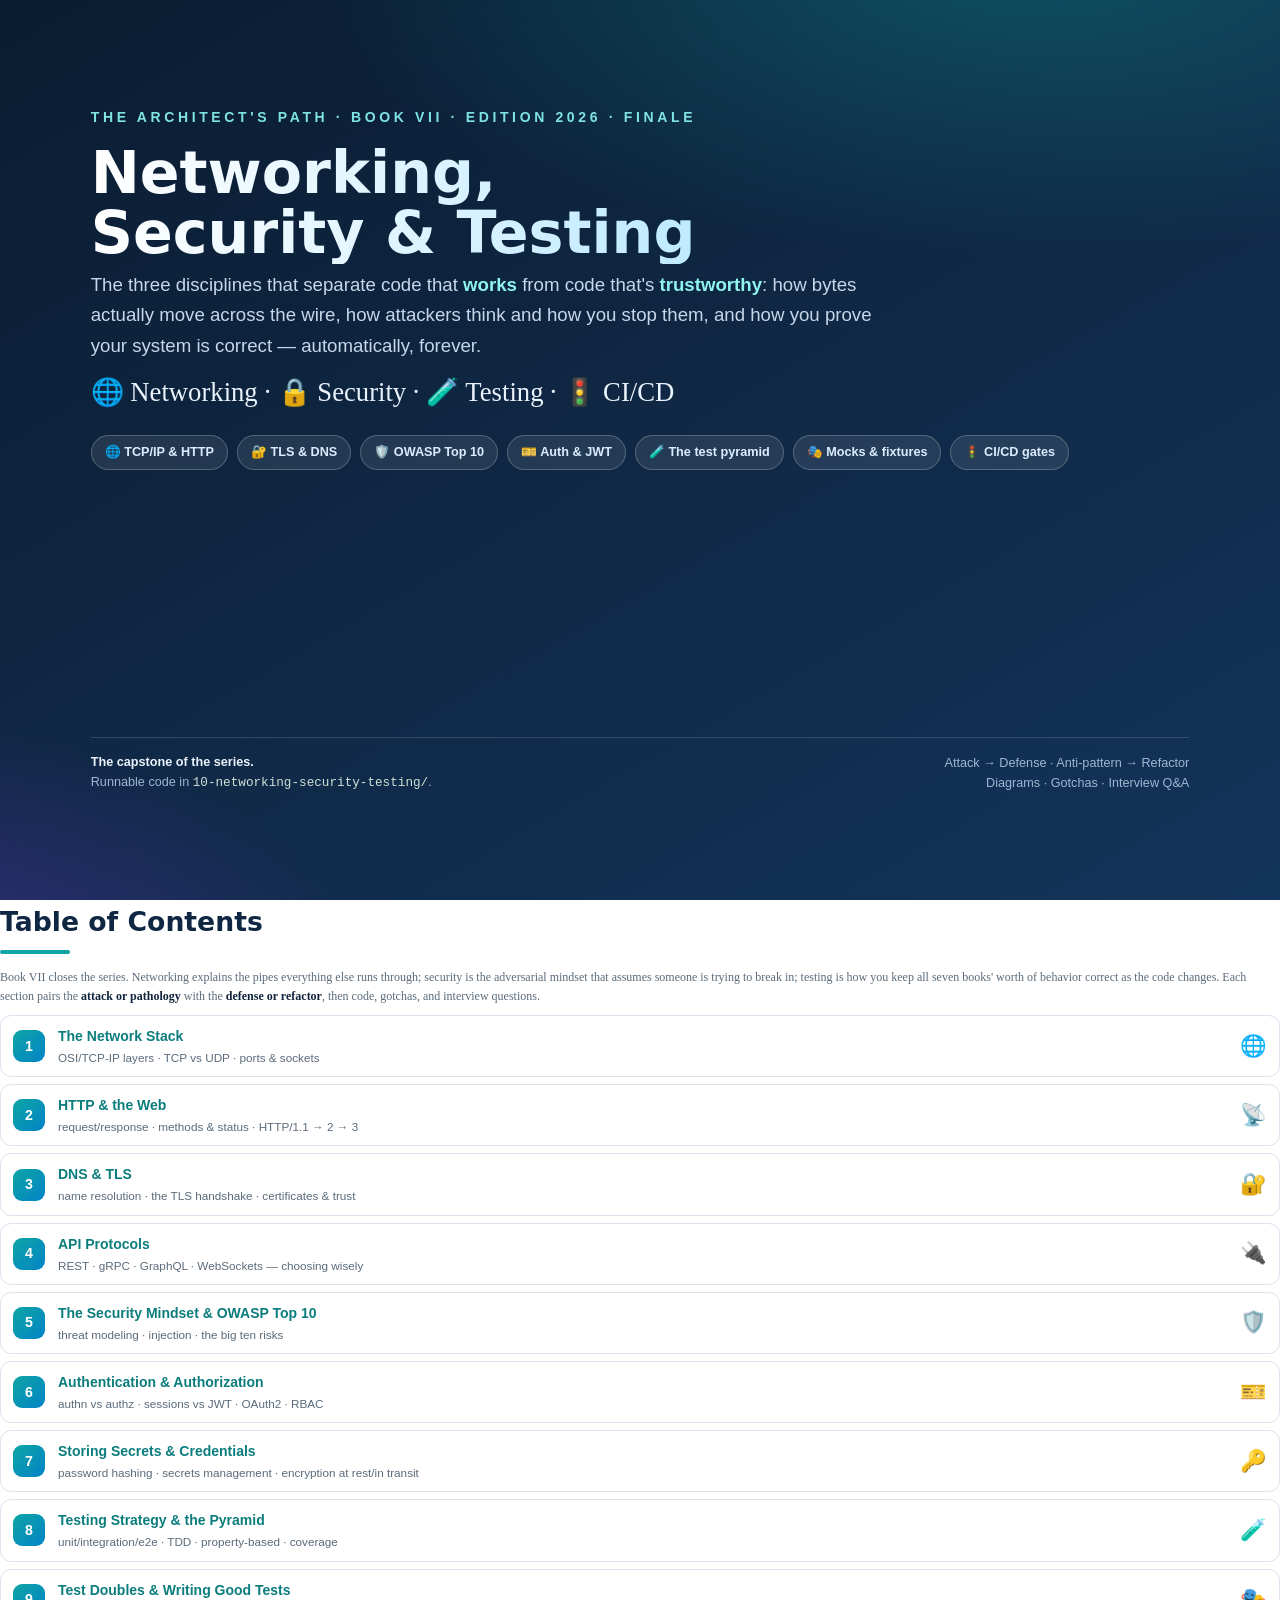
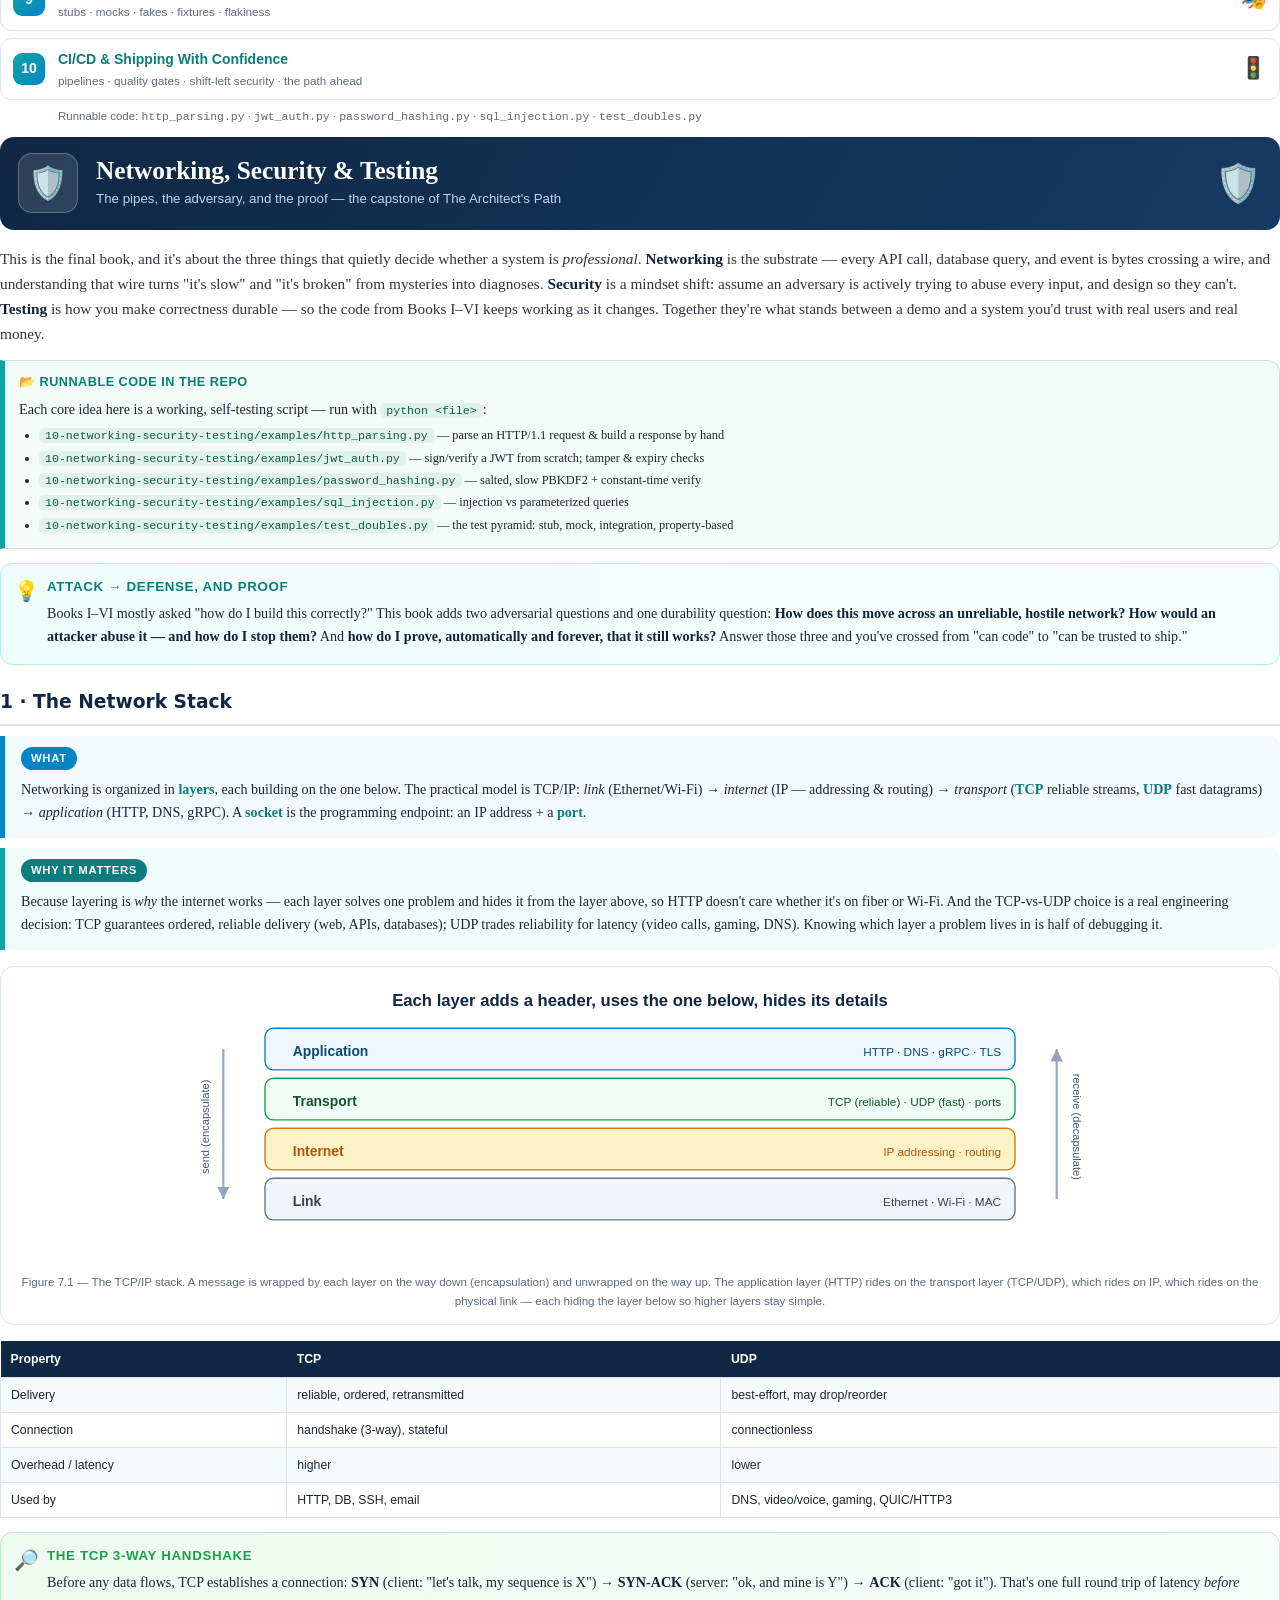
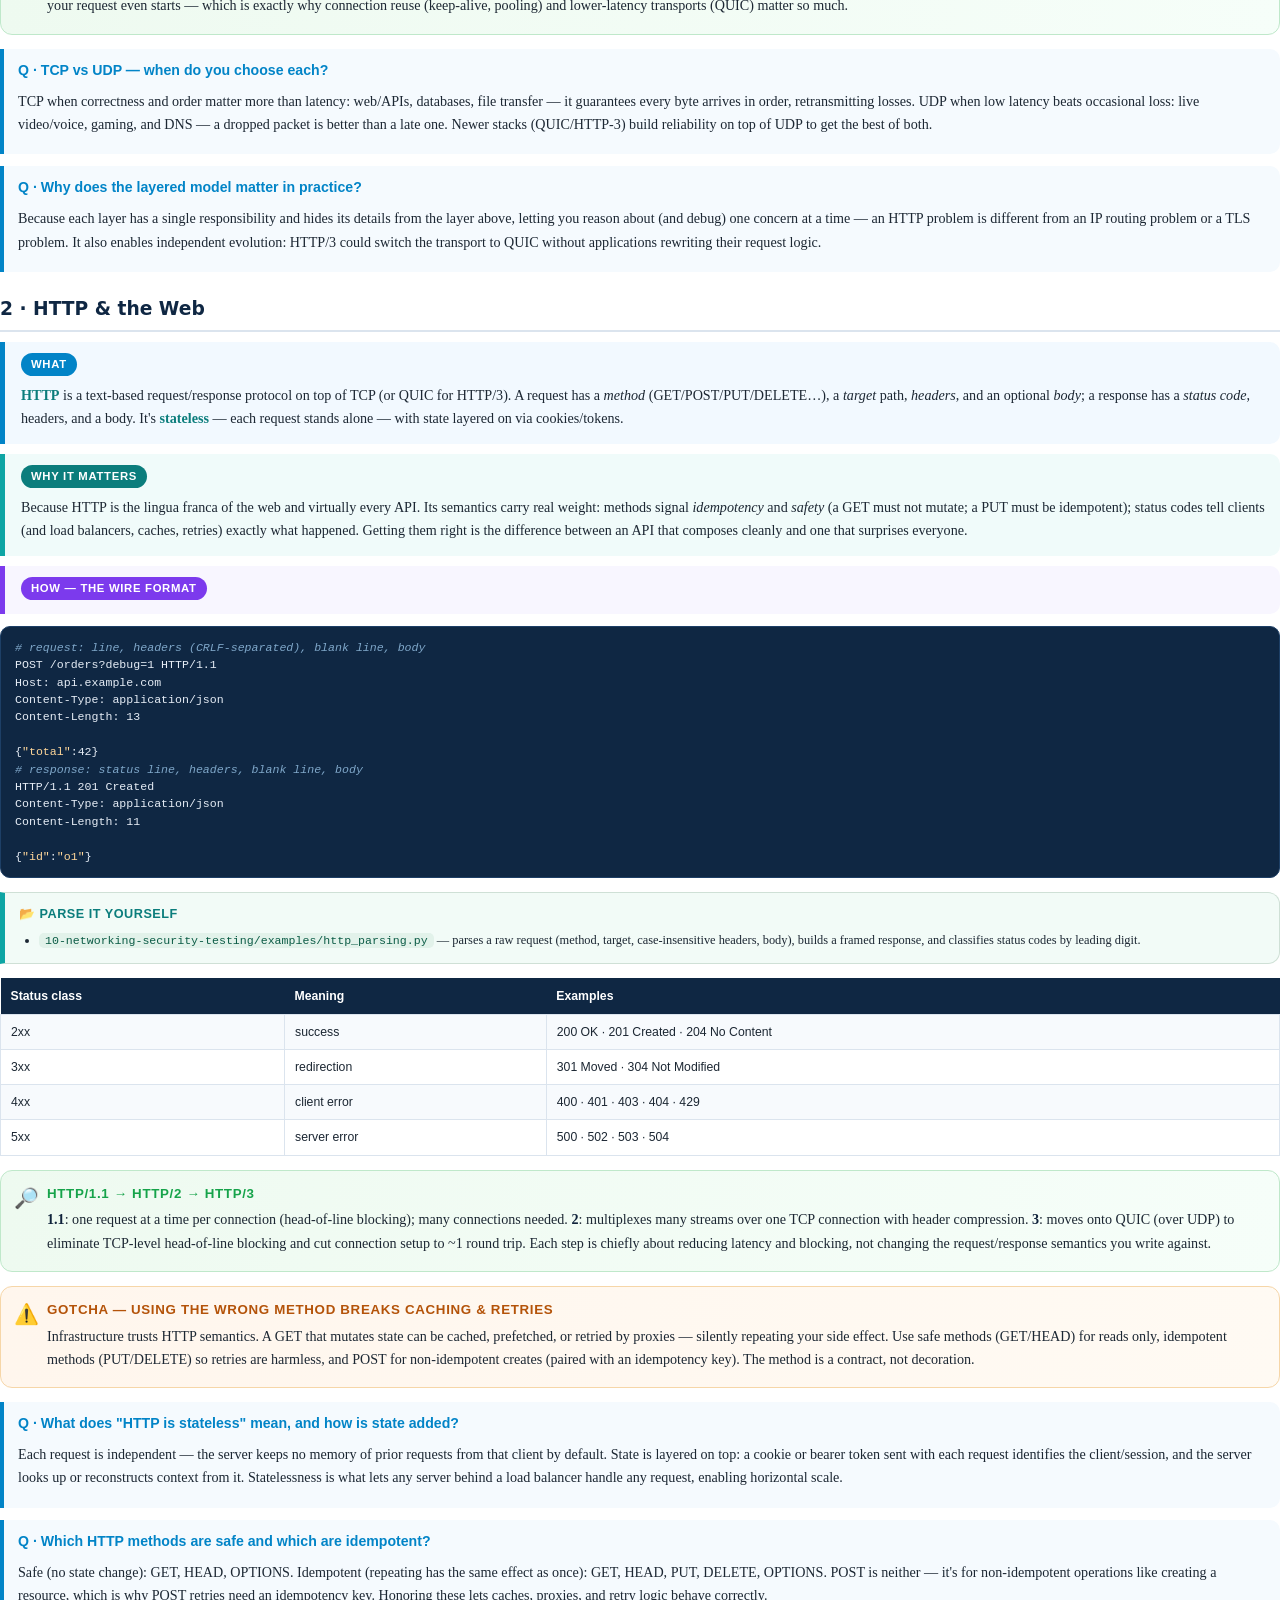
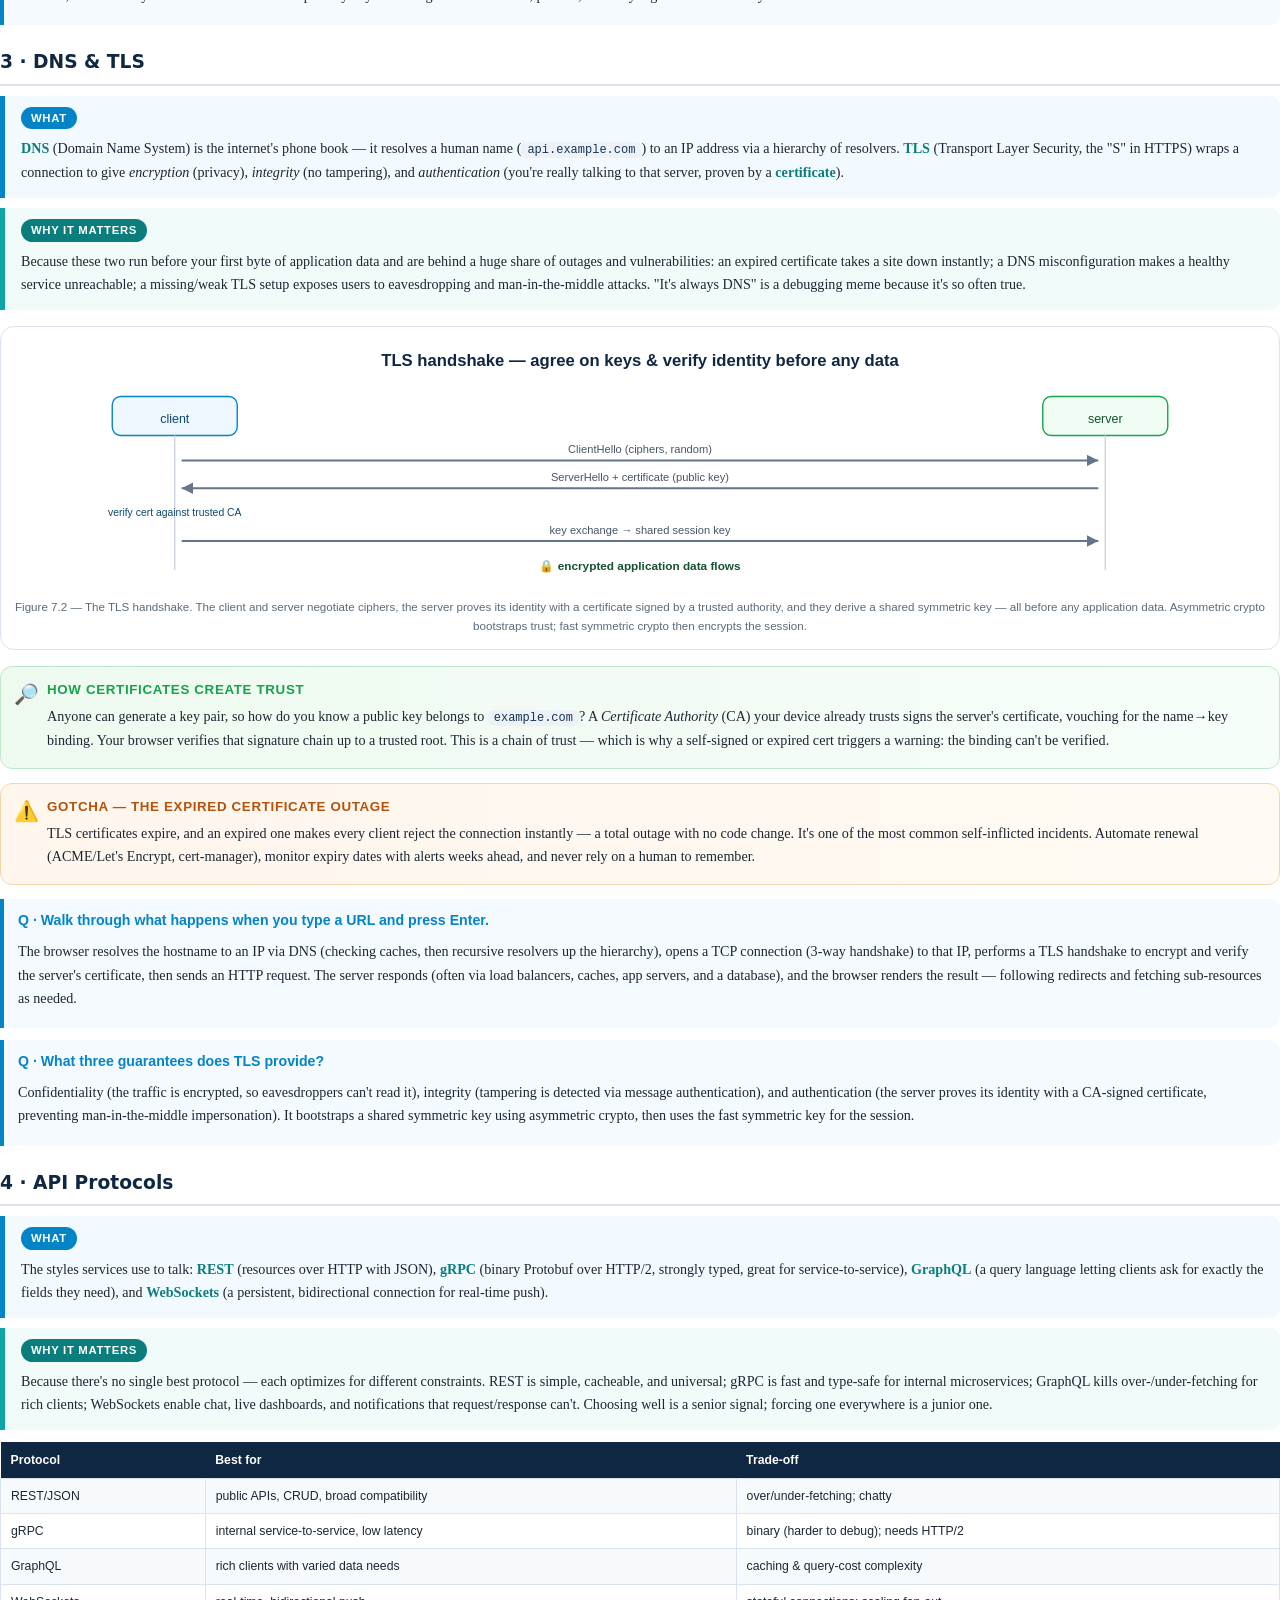
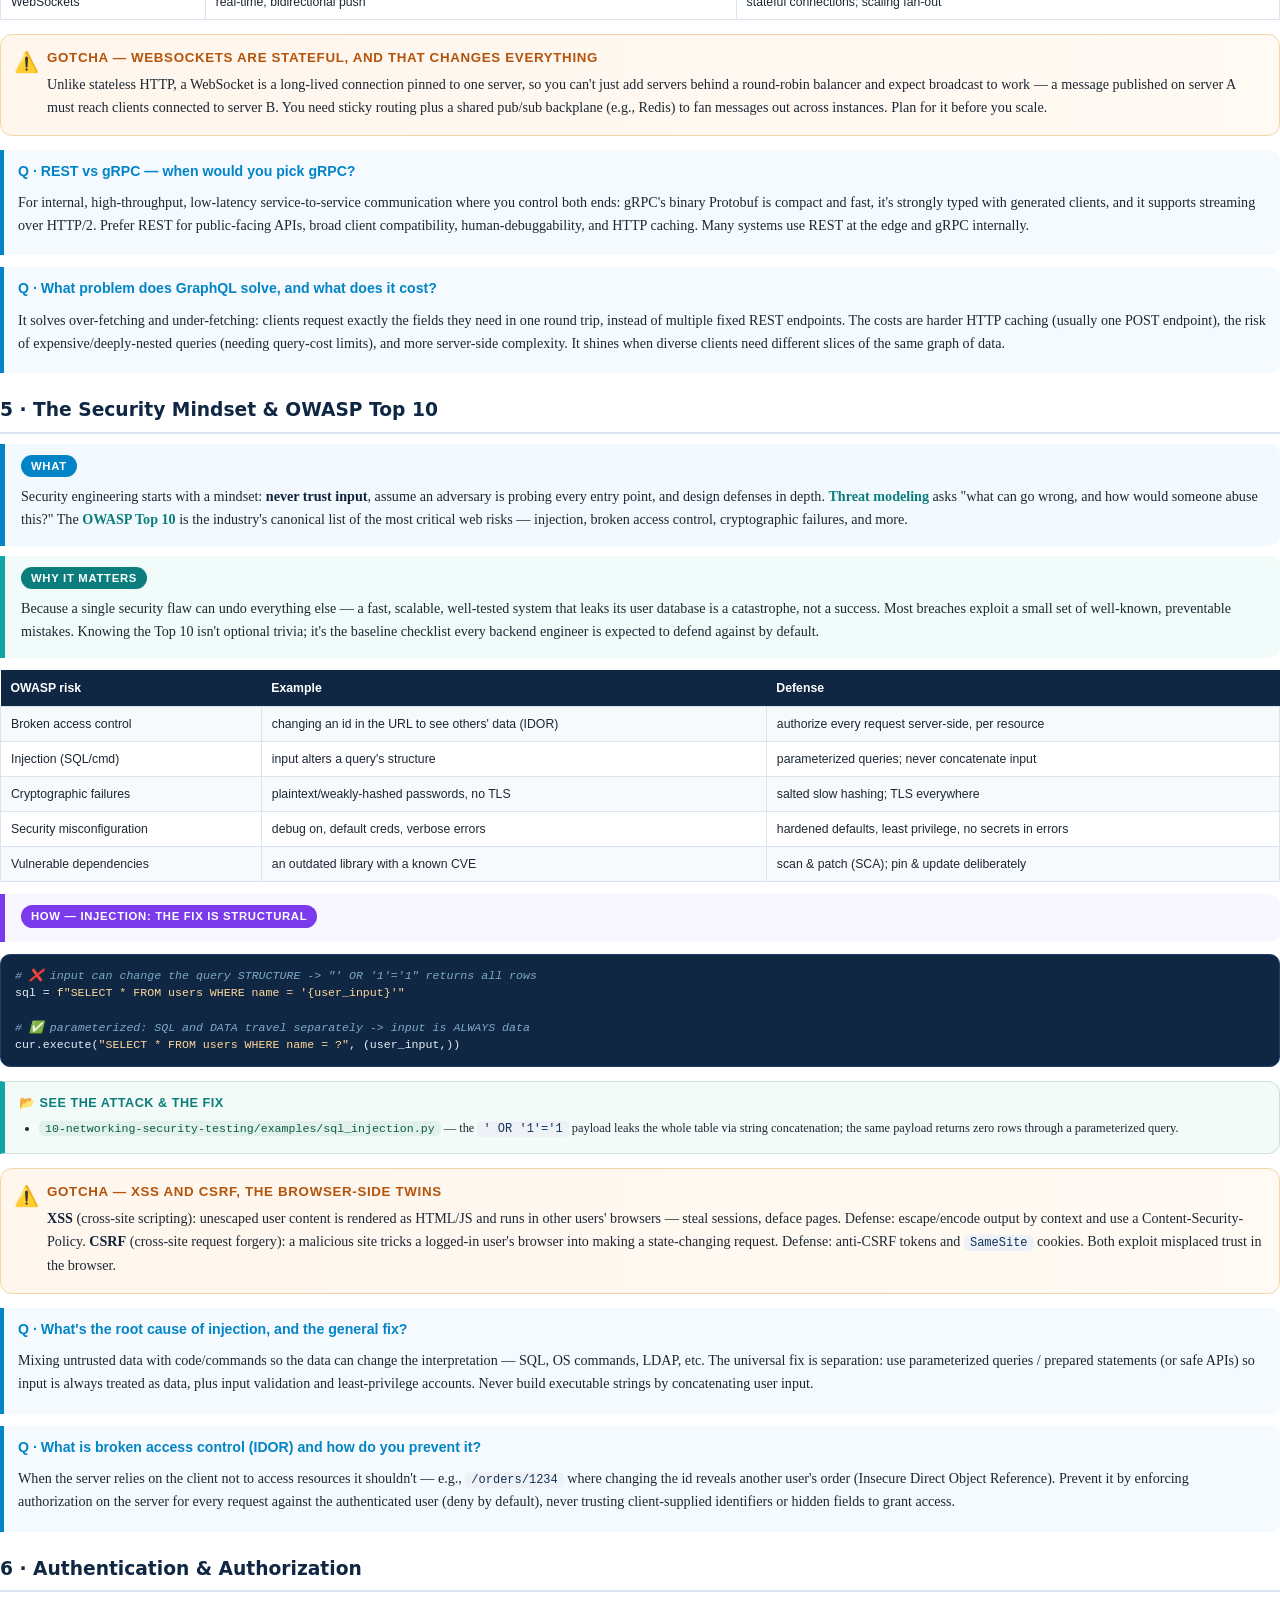
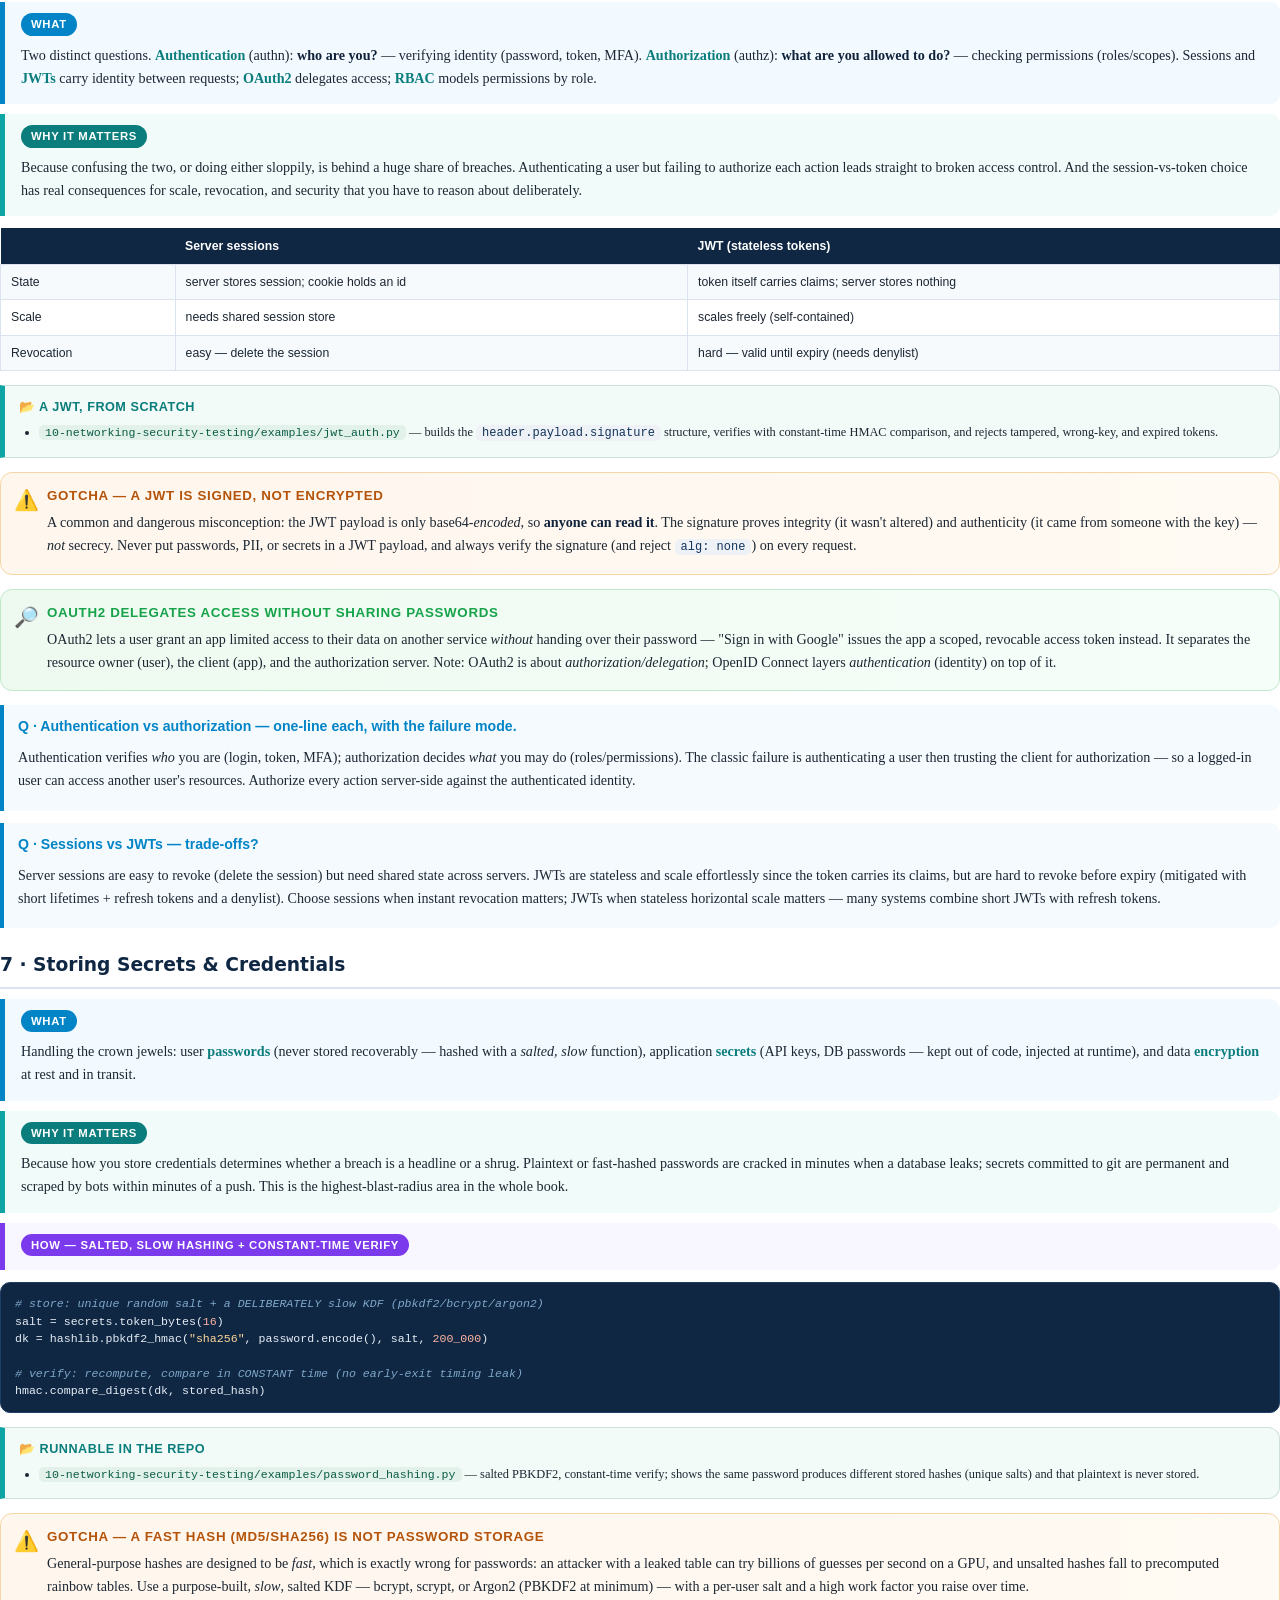
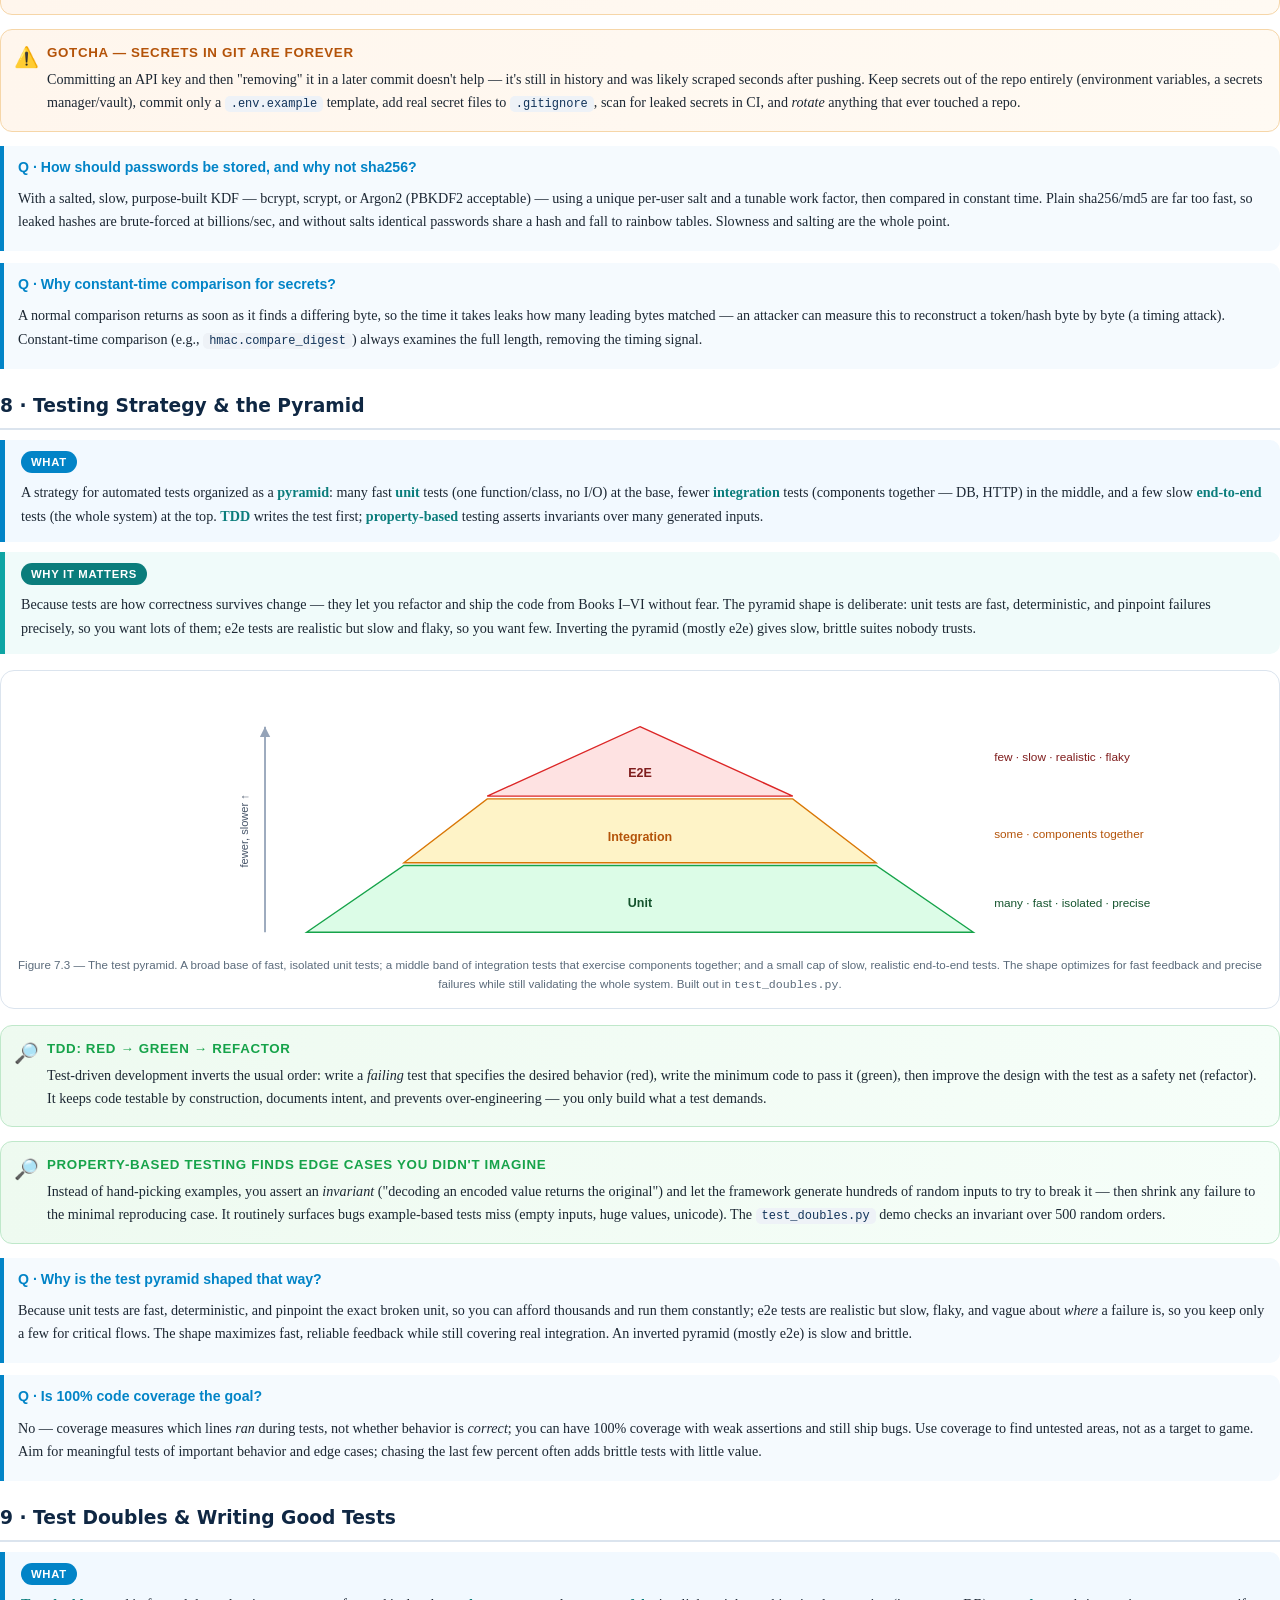
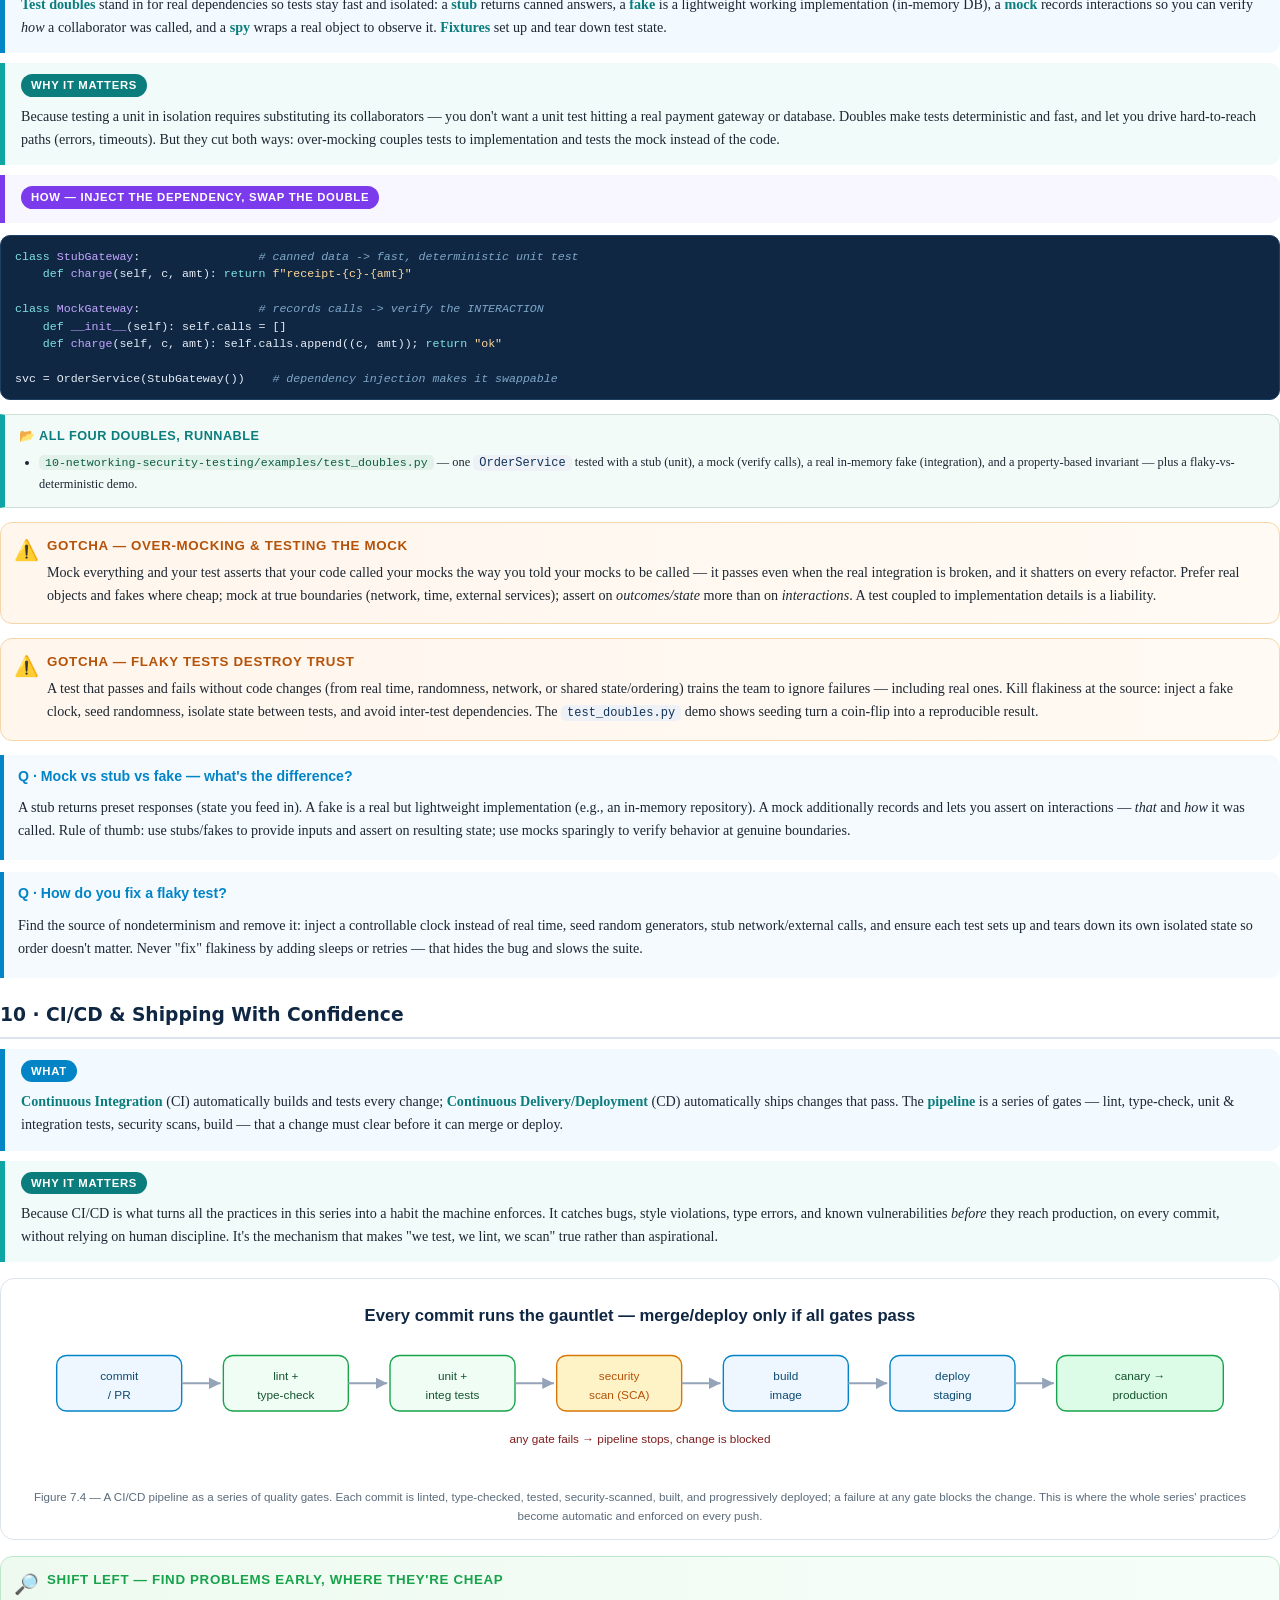
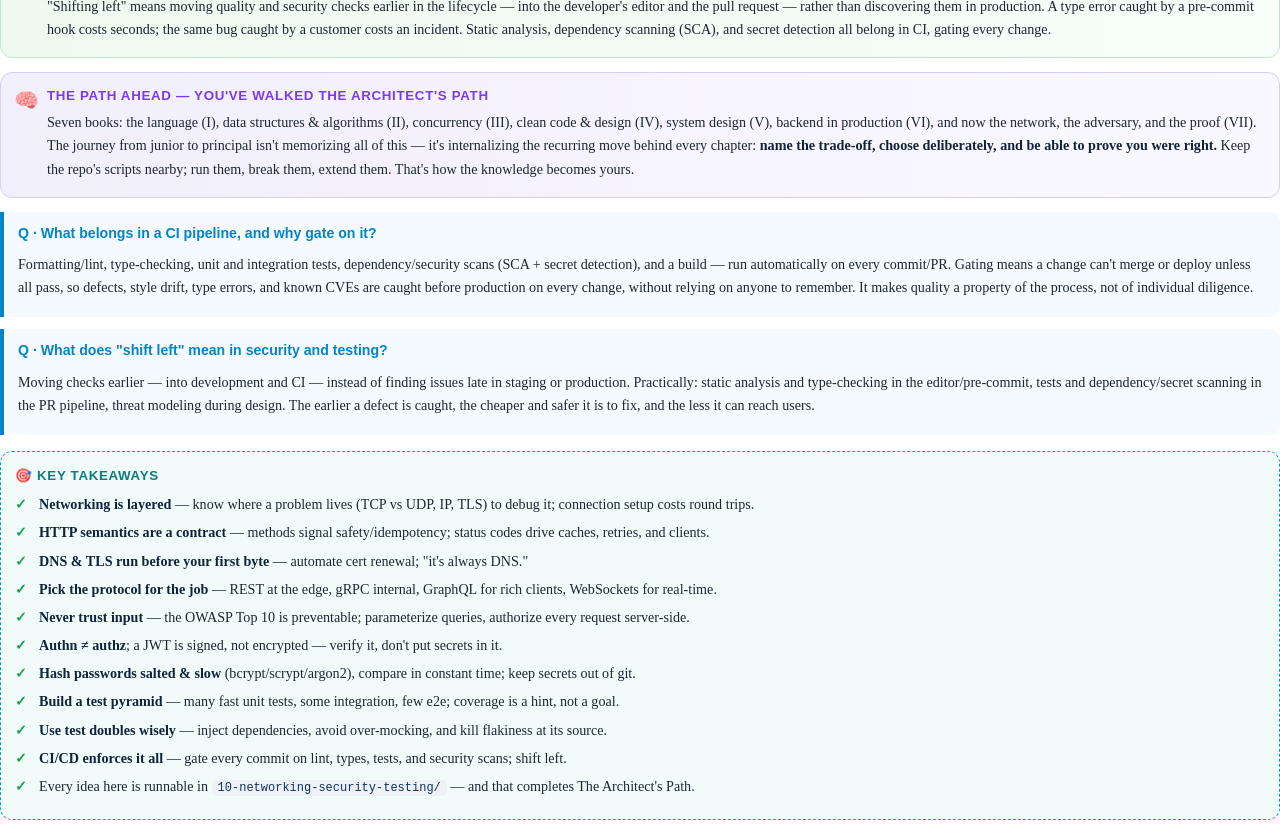
<file: study-guide/book-7-networking-security-testing.html>
<!DOCTYPE html>
<html lang="en">
<head>
<meta charset="utf-8">
<title>Networking, Security &amp; Testing — The Architect's Path, Book VII</title>
<link rel="stylesheet" href="architects-path.css">
</head>
<body>

<!-- ============================ COVER ============================ -->
<section class="cover">
  <div>
    <div class="kicker">The Architect's Path · Book VII · Edition 2026 · Finale</div>
    <h1>Networking,<br>Security &amp; Testing</h1>
    <div class="sub">The three disciplines that separate code that <strong style="color:#8ff4ee">works</strong> from code that's <strong style="color:#8ff4ee">trustworthy</strong>: how bytes actually move across the wire, how attackers think and how you stop them, and how you prove your system is correct — automatically, forever.</div>
    <div class="stackrow">🌐 Networking · 🔒 Security · 🧪 Testing · 🚦 CI/CD</div>
    <div class="badges">
      <span class="badge">🌐 TCP/IP &amp; HTTP</span>
      <span class="badge">🔐 TLS &amp; DNS</span>
      <span class="badge">🛡️ OWASP Top 10</span>
      <span class="badge">🎫 Auth &amp; JWT</span>
      <span class="badge">🧪 The test pyramid</span>
      <span class="badge">🎭 Mocks &amp; fixtures</span>
      <span class="badge">🚦 CI/CD gates</span>
    </div>
  </div>
  <div class="foot">
    <div><strong style="color:#eaf2fb">The capstone of the series.</strong><br>Runnable code in <code style="color:#cfe0d6">10-networking-security-testing/</code>.</div>
    <div style="text-align:right">Attack → Defense · Anti-pattern → Refactor<br>Diagrams · Gotchas · Interview Q&amp;A</div>
  </div>
</section>

<!-- ============================ TOC ============================ -->
<section class="toc">
  <h2>Table of Contents</h2>
  <div class="rule"></div>
  <p class="small">Book VII closes the series. Networking explains the pipes everything else runs through; security is the adversarial mindset that assumes someone is trying to break in; testing is how you keep all seven books' worth of behavior correct as the code changes. Each section pairs the <strong>attack or pathology</strong> with the <strong>defense or refactor</strong>, then code, gotchas, and interview questions.</p>
  <ol>
    <li><span class="n">1</span><div><div class="tt"><a href="#s1">The Network Stack</a></div><div class="dd">OSI/TCP-IP layers · TCP vs UDP · ports &amp; sockets</div></div><span class="ic">🌐</span></li>
    <li><span class="n">2</span><div><div class="tt"><a href="#s2">HTTP &amp; the Web</a></div><div class="dd">request/response · methods &amp; status · HTTP/1.1 → 2 → 3</div></div><span class="ic">📡</span></li>
    <li><span class="n">3</span><div><div class="tt"><a href="#s3">DNS &amp; TLS</a></div><div class="dd">name resolution · the TLS handshake · certificates &amp; trust</div></div><span class="ic">🔐</span></li>
    <li><span class="n">4</span><div><div class="tt"><a href="#s4">API Protocols</a></div><div class="dd">REST · gRPC · GraphQL · WebSockets — choosing wisely</div></div><span class="ic">🔌</span></li>
    <li><span class="n">5</span><div><div class="tt"><a href="#s5">The Security Mindset &amp; OWASP Top 10</a></div><div class="dd">threat modeling · injection · the big ten risks</div></div><span class="ic">🛡️</span></li>
    <li><span class="n">6</span><div><div class="tt"><a href="#s6">Authentication &amp; Authorization</a></div><div class="dd">authn vs authz · sessions vs JWT · OAuth2 · RBAC</div></div><span class="ic">🎫</span></li>
    <li><span class="n">7</span><div><div class="tt"><a href="#s7">Storing Secrets &amp; Credentials</a></div><div class="dd">password hashing · secrets management · encryption at rest/in transit</div></div><span class="ic">🔑</span></li>
    <li><span class="n">8</span><div><div class="tt"><a href="#s8">Testing Strategy &amp; the Pyramid</a></div><div class="dd">unit/integration/e2e · TDD · property-based · coverage</div></div><span class="ic">🧪</span></li>
    <li><span class="n">9</span><div><div class="tt"><a href="#s9">Test Doubles &amp; Writing Good Tests</a></div><div class="dd">stubs · mocks · fakes · fixtures · flakiness</div></div><span class="ic">🎭</span></li>
    <li><span class="n">10</span><div><div class="tt"><a href="#s10">CI/CD &amp; Shipping With Confidence</a></div><div class="dd">pipelines · quality gates · shift-left security · the path ahead</div></div><span class="ic">🚦</span></li>
  </ol>
  <div class="subitems">Runnable code: <code>http_parsing.py</code> · <code>jwt_auth.py</code> · <code>password_hashing.py</code> · <code>sql_injection.py</code> · <code>test_doubles.py</code></div>
</section>

<!-- ============================ CHAPTER SHELL ============================ -->
<section class="chapter" id="s0">
  <div class="ch-head">
    <div class="num">🛡️</div>
    <div><div class="t">Networking, Security &amp; Testing</div>
    <div class="s">The pipes, the adversary, and the proof — the capstone of The Architect's Path</div></div>
    <div class="ico">🛡️</div>
  </div>

  <p class="lead">This is the final book, and it's about the three things that quietly decide whether a system is <em>professional</em>. <strong>Networking</strong> is the substrate — every API call, database query, and event is bytes crossing a wire, and understanding that wire turns "it's slow" and "it's broken" from mysteries into diagnoses. <strong>Security</strong> is a mindset shift: assume an adversary is actively trying to abuse every input, and design so they can't. <strong>Testing</strong> is how you make correctness durable — so the code from Books I–VI keeps working as it changes. Together they're what stands between a demo and a system you'd trust with real users and real money.</p>

  <div class="coderef"><div class="h">📂 Runnable code in the repo</div><p style="margin:0 0 3px">Each core idea here is a working, self-testing script — run with <span class="path">python &lt;file&gt;</span>:</p>
  <ul>
    <li><span class="path">10-networking-security-testing/examples/http_parsing.py</span> — parse an HTTP/1.1 request &amp; build a response by hand</li>
    <li><span class="path">10-networking-security-testing/examples/jwt_auth.py</span> — sign/verify a JWT from scratch; tamper &amp; expiry checks</li>
    <li><span class="path">10-networking-security-testing/examples/password_hashing.py</span> — salted, slow PBKDF2 + constant-time verify</li>
    <li><span class="path">10-networking-security-testing/examples/sql_injection.py</span> — injection vs parameterized queries</li>
    <li><span class="path">10-networking-security-testing/examples/test_doubles.py</span> — the test pyramid: stub, mock, integration, property-based</li>
  </ul></div>

  <div class="box bigidea"><span class="ic">💡</span><div class="h">Attack → defense, and proof</div>
  <p>Books I–VI mostly asked "how do I build this correctly?" This book adds two adversarial questions and one durability question: <strong>How does this move across an unreliable, hostile network?</strong> <strong>How would an attacker abuse it — and how do I stop them?</strong> And <strong>how do I prove, automatically and forever, that it still works?</strong> Answer those three and you've crossed from "can code" to "can be trusted to ship."</p></div>

  <!-- ===================== 1 : NETWORK STACK ===================== -->
  <h2 class="sec" id="s1">1 · The Network Stack</h2>

  <div class="def what"><span class="lab">What</span><p>Networking is organized in <em class="term">layers</em>, each building on the one below. The practical model is TCP/IP: <em>link</em> (Ethernet/Wi-Fi) → <em>internet</em> (IP — addressing &amp; routing) → <em>transport</em> (<em class="term">TCP</em> reliable streams, <em class="term">UDP</em> fast datagrams) → <em>application</em> (HTTP, DNS, gRPC). A <em class="term">socket</em> is the programming endpoint: an IP address + a <em class="term">port</em>.</p></div>

  <div class="def why"><span class="lab">Why it matters</span><p>Because layering is <em>why</em> the internet works — each layer solves one problem and hides it from the layer above, so HTTP doesn't care whether it's on fiber or Wi-Fi. And the TCP-vs-UDP choice is a real engineering decision: TCP guarantees ordered, reliable delivery (web, APIs, databases); UDP trades reliability for latency (video calls, gaming, DNS). Knowing which layer a problem lives in is half of debugging it.</p></div>

  <figure class="fig-card">
    <svg viewBox="0 0 900 200" role="img" aria-label="The TCP/IP layer stack">
      <g font-family="Segoe UI,sans-serif">
        <text x="450" y="18" text-anchor="middle" font-size="12" font-weight="800" fill="#0f2743">Each layer adds a header, uses the one below, hides its details</text>
        <rect x="180" y="34" width="540" height="30" rx="6" fill="#eef6ff" stroke="#0284c7"/><text x="200" y="54" font-size="10" font-weight="700" fill="#0c4a6e">Application</text><text x="710" y="54" text-anchor="end" font-size="8.5" fill="#0c4a6e">HTTP · DNS · gRPC · TLS</text>
        <rect x="180" y="70" width="540" height="30" rx="6" fill="#f0fdf4" stroke="#16a34a"/><text x="200" y="90" font-size="10" font-weight="700" fill="#14532d">Transport</text><text x="710" y="90" text-anchor="end" font-size="8.5" fill="#14532d">TCP (reliable) · UDP (fast) · ports</text>
        <rect x="180" y="106" width="540" height="30" rx="6" fill="#fef3c7" stroke="#d97706"/><text x="200" y="126" font-size="10" font-weight="700" fill="#b45309">Internet</text><text x="710" y="126" text-anchor="end" font-size="8.5" fill="#b45309">IP addressing · routing</text>
        <rect x="180" y="142" width="540" height="30" rx="6" fill="#f1f5f9" stroke="#64748b"/><text x="200" y="162" font-size="10" font-weight="700" fill="#334155">Link</text><text x="710" y="162" text-anchor="end" font-size="8.5" fill="#334155">Ethernet · Wi-Fi · MAC</text>
        <path d="M150,49 L150,157" stroke="#94a3b8" stroke-width="1.5" marker-end="url(#al)"/><text x="140" y="105" text-anchor="middle" font-size="8" fill="#475569" transform="rotate(-90 140 105)">send (encapsulate)</text>
        <path d="M750,157 L750,49" stroke="#94a3b8" stroke-width="1.5" marker-end="url(#al)"/><text x="762" y="105" text-anchor="middle" font-size="8" fill="#475569" transform="rotate(90 762 105)">receive (decapsulate)</text>
        <defs><marker id="al" markerWidth="8" markerHeight="8" refX="6" refY="3" orient="auto"><path d="M0,0 L6,3 L0,6 Z" fill="#94a3b8"/></marker></defs>
      </g>
    </svg>
    <figcaption>Figure 7.1 — The TCP/IP stack. A message is wrapped by each layer on the way down (encapsulation) and unwrapped on the way up. The application layer (HTTP) rides on the transport layer (TCP/UDP), which rides on IP, which rides on the physical link — each hiding the layer below so higher layers stay simple.</figcaption>
  </figure>

  <table>
    <tr><th>Property</th><th>TCP</th><th>UDP</th></tr>
    <tr><td>Delivery</td><td>reliable, ordered, retransmitted</td><td>best-effort, may drop/reorder</td></tr>
    <tr><td>Connection</td><td>handshake (3-way), stateful</td><td>connectionless</td></tr>
    <tr><td>Overhead / latency</td><td>higher</td><td>lower</td></tr>
    <tr><td>Used by</td><td>HTTP, DB, SSH, email</td><td>DNS, video/voice, gaming, QUIC/HTTP3</td></tr>
  </table>

  <div class="box insight"><span class="ic">🔎</span><div class="h">The TCP 3-way handshake</div>
  <p>Before any data flows, TCP establishes a connection: <strong>SYN</strong> (client: "let's talk, my sequence is X") → <strong>SYN-ACK</strong> (server: "ok, and mine is Y") → <strong>ACK</strong> (client: "got it"). That's one full round trip of latency <em>before</em> your request even starts — which is exactly why connection reuse (keep-alive, pooling) and lower-latency transports (QUIC) matter so much.</p></div>

  <div class="qa"><div class="q">Q · TCP vs UDP — when do you choose each?</div>
  <p>TCP when correctness and order matter more than latency: web/APIs, databases, file transfer — it guarantees every byte arrives in order, retransmitting losses. UDP when low latency beats occasional loss: live video/voice, gaming, and DNS — a dropped packet is better than a late one. Newer stacks (QUIC/HTTP-3) build reliability on top of UDP to get the best of both.</p></div>

  <div class="qa"><div class="q">Q · Why does the layered model matter in practice?</div>
  <p>Because each layer has a single responsibility and hides its details from the layer above, letting you reason about (and debug) one concern at a time — an HTTP problem is different from an IP routing problem or a TLS problem. It also enables independent evolution: HTTP/3 could switch the transport to QUIC without applications rewriting their request logic.</p></div>

  <!-- ===================== 2 : HTTP ===================== -->
  <h2 class="sec" id="s2">2 · HTTP &amp; the Web</h2>

  <div class="def what"><span class="lab">What</span><p><em class="term">HTTP</em> is a text-based request/response protocol on top of TCP (or QUIC for HTTP/3). A request has a <em>method</em> (GET/POST/PUT/DELETE…), a <em>target</em> path, <em>headers</em>, and an optional <em>body</em>; a response has a <em>status code</em>, headers, and a body. It's <em class="term">stateless</em> — each request stands alone — with state layered on via cookies/tokens.</p></div>

  <div class="def why"><span class="lab">Why it matters</span><p>Because HTTP is the lingua franca of the web and virtually every API. Its semantics carry real weight: methods signal <em>idempotency</em> and <em>safety</em> (a GET must not mutate; a PUT must be idempotent); status codes tell clients (and load balancers, caches, retries) exactly what happened. Getting them right is the difference between an API that composes cleanly and one that surprises everyone.</p></div>

  <div class="def how"><span class="lab">How — the wire format</span></div>
<pre><span class="c"># request: line, headers (CRLF-separated), blank line, body</span>
POST /orders?debug=1 HTTP/1.1
Host: api.example.com
Content-Type: application/json
Content-Length: 13

{<span class="s">"total"</span>:42}
<span class="c"># response: status line, headers, blank line, body</span>
HTTP/1.1 201 Created
Content-Type: application/json
Content-Length: 11

{<span class="s">"id"</span>:<span class="s">"o1"</span>}</pre>

  <div class="coderef"><div class="h">📂 Parse it yourself</div>
  <ul><li><span class="path">10-networking-security-testing/examples/http_parsing.py</span> — parses a raw request (method, target, case-insensitive headers, body), builds a framed response, and classifies status codes by leading digit.</li></ul></div>

  <table>
    <tr><th>Status class</th><th>Meaning</th><th>Examples</th></tr>
    <tr><td>2xx</td><td>success</td><td>200 OK · 201 Created · 204 No Content</td></tr>
    <tr><td>3xx</td><td>redirection</td><td>301 Moved · 304 Not Modified</td></tr>
    <tr><td>4xx</td><td>client error</td><td>400 · 401 · 403 · 404 · 429</td></tr>
    <tr><td>5xx</td><td>server error</td><td>500 · 502 · 503 · 504</td></tr>
  </table>

  <div class="box insight"><span class="ic">🔎</span><div class="h">HTTP/1.1 → HTTP/2 → HTTP/3</div>
  <p><strong>1.1</strong>: one request at a time per connection (head-of-line blocking); many connections needed. <strong>2</strong>: multiplexes many streams over one TCP connection with header compression. <strong>3</strong>: moves onto QUIC (over UDP) to eliminate TCP-level head-of-line blocking and cut connection setup to ~1 round trip. Each step is chiefly about reducing latency and blocking, not changing the request/response semantics you write against.</p></div>

  <div class="box gotcha"><span class="ic">⚠️</span><div class="h">Gotcha — using the wrong method breaks caching &amp; retries</div>
  <p>Infrastructure trusts HTTP semantics. A GET that mutates state can be cached, prefetched, or retried by proxies — silently repeating your side effect. Use safe methods (GET/HEAD) for reads only, idempotent methods (PUT/DELETE) so retries are harmless, and POST for non-idempotent creates (paired with an idempotency key). The method is a contract, not decoration.</p></div>

  <div class="qa"><div class="q">Q · What does "HTTP is stateless" mean, and how is state added?</div>
  <p>Each request is independent — the server keeps no memory of prior requests from that client by default. State is layered on top: a cookie or bearer token sent with each request identifies the client/session, and the server looks up or reconstructs context from it. Statelessness is what lets any server behind a load balancer handle any request, enabling horizontal scale.</p></div>

  <div class="qa"><div class="q">Q · Which HTTP methods are safe and which are idempotent?</div>
  <p>Safe (no state change): GET, HEAD, OPTIONS. Idempotent (repeating has the same effect as once): GET, HEAD, PUT, DELETE, OPTIONS. POST is neither — it's for non-idempotent operations like creating a resource, which is why POST retries need an idempotency key. Honoring these lets caches, proxies, and retry logic behave correctly.</p></div>

  <!-- ===================== 3 : DNS & TLS ===================== -->
  <h2 class="sec" id="s3">3 · DNS &amp; TLS</h2>

  <div class="def what"><span class="lab">What</span><p><em class="term">DNS</em> (Domain Name System) is the internet's phone book — it resolves a human name (<code class="inl">api.example.com</code>) to an IP address via a hierarchy of resolvers. <em class="term">TLS</em> (Transport Layer Security, the "S" in HTTPS) wraps a connection to give <em>encryption</em> (privacy), <em>integrity</em> (no tampering), and <em>authentication</em> (you're really talking to that server, proven by a <em class="term">certificate</em>).</p></div>

  <div class="def why"><span class="lab">Why it matters</span><p>Because these two run before your first byte of application data and are behind a huge share of outages and vulnerabilities: an expired certificate takes a site down instantly; a DNS misconfiguration makes a healthy service unreachable; a missing/weak TLS setup exposes users to eavesdropping and man-in-the-middle attacks. "It's always DNS" is a debugging meme because it's so often true.</p></div>

  <figure class="fig-card">
    <svg viewBox="0 0 900 175" role="img" aria-label="The TLS handshake">
      <g font-family="Segoe UI,sans-serif">
        <text x="450" y="18" text-anchor="middle" font-size="12" font-weight="800" fill="#0f2743">TLS handshake — agree on keys &amp; verify identity before any data</text>
        <rect x="70" y="40" width="90" height="28" rx="6" fill="#eef6ff" stroke="#0284c7"/><text x="115" y="59" text-anchor="middle" font-size="9" fill="#0c4a6e">client</text>
        <rect x="740" y="40" width="90" height="28" rx="6" fill="#f0fdf4" stroke="#16a34a"/><text x="785" y="59" text-anchor="middle" font-size="9" fill="#14532d">server</text>
        <line x1="115" y1="68" x2="115" y2="165" stroke="#cbd5e1"/><line x1="785" y1="68" x2="785" y2="165" stroke="#cbd5e1"/>
        <path d="M120,86 L780,86" stroke="#64748b" stroke-width="1.4" marker-end="url(#at)"/><text x="450" y="81" text-anchor="middle" font-size="8" fill="#475569">ClientHello (ciphers, random)</text>
        <path d="M780,106 L120,106" stroke="#64748b" stroke-width="1.4" marker-end="url(#at)"/><text x="450" y="101" text-anchor="middle" font-size="8" fill="#475569">ServerHello + certificate (public key)</text>
        <text x="115" y="126" text-anchor="middle" font-size="7.5" fill="#0c4a6e">verify cert against trusted CA</text>
        <path d="M120,144 L780,144" stroke="#64748b" stroke-width="1.4" marker-end="url(#at)"/><text x="450" y="139" text-anchor="middle" font-size="8" fill="#475569">key exchange → shared session key</text>
        <text x="450" y="165" text-anchor="middle" font-size="8.5" font-weight="700" fill="#14532d">🔒 encrypted application data flows</text>
        <defs><marker id="at" markerWidth="8" markerHeight="8" refX="6" refY="3" orient="auto"><path d="M0,0 L6,3 L0,6 Z" fill="#64748b"/></marker></defs>
      </g>
    </svg>
    <figcaption>Figure 7.2 — The TLS handshake. The client and server negotiate ciphers, the server proves its identity with a certificate signed by a trusted authority, and they derive a shared symmetric key — all before any application data. Asymmetric crypto bootstraps trust; fast symmetric crypto then encrypts the session.</figcaption>
  </figure>

  <div class="box insight"><span class="ic">🔎</span><div class="h">How certificates create trust</div>
  <p>Anyone can generate a key pair, so how do you know a public key belongs to <code class="inl">example.com</code>? A <em>Certificate Authority</em> (CA) your device already trusts signs the server's certificate, vouching for the name→key binding. Your browser verifies that signature chain up to a trusted root. This is a chain of trust — which is why a self-signed or expired cert triggers a warning: the binding can't be verified.</p></div>

  <div class="box gotcha"><span class="ic">⚠️</span><div class="h">Gotcha — the expired certificate outage</div>
  <p>TLS certificates expire, and an expired one makes every client reject the connection instantly — a total outage with no code change. It's one of the most common self-inflicted incidents. Automate renewal (ACME/Let's Encrypt, cert-manager), monitor expiry dates with alerts weeks ahead, and never rely on a human to remember.</p></div>

  <div class="qa"><div class="q">Q · Walk through what happens when you type a URL and press Enter.</div>
  <p>The browser resolves the hostname to an IP via DNS (checking caches, then recursive resolvers up the hierarchy), opens a TCP connection (3-way handshake) to that IP, performs a TLS handshake to encrypt and verify the server's certificate, then sends an HTTP request. The server responds (often via load balancers, caches, app servers, and a database), and the browser renders the result — following redirects and fetching sub-resources as needed.</p></div>

  <div class="qa"><div class="q">Q · What three guarantees does TLS provide?</div>
  <p>Confidentiality (the traffic is encrypted, so eavesdroppers can't read it), integrity (tampering is detected via message authentication), and authentication (the server proves its identity with a CA-signed certificate, preventing man-in-the-middle impersonation). It bootstraps a shared symmetric key using asymmetric crypto, then uses the fast symmetric key for the session.</p></div>

  <!-- ===================== 4 : API PROTOCOLS ===================== -->
  <h2 class="sec" id="s4">4 · API Protocols</h2>

  <div class="def what"><span class="lab">What</span><p>The styles services use to talk: <em class="term">REST</em> (resources over HTTP with JSON), <em class="term">gRPC</em> (binary Protobuf over HTTP/2, strongly typed, great for service-to-service), <em class="term">GraphQL</em> (a query language letting clients ask for exactly the fields they need), and <em class="term">WebSockets</em> (a persistent, bidirectional connection for real-time push).</p></div>

  <div class="def why"><span class="lab">Why it matters</span><p>Because there's no single best protocol — each optimizes for different constraints. REST is simple, cacheable, and universal; gRPC is fast and type-safe for internal microservices; GraphQL kills over-/under-fetching for rich clients; WebSockets enable chat, live dashboards, and notifications that request/response can't. Choosing well is a senior signal; forcing one everywhere is a junior one.</p></div>

  <table>
    <tr><th>Protocol</th><th>Best for</th><th>Trade-off</th></tr>
    <tr><td>REST/JSON</td><td>public APIs, CRUD, broad compatibility</td><td>over/under-fetching; chatty</td></tr>
    <tr><td>gRPC</td><td>internal service-to-service, low latency</td><td>binary (harder to debug); needs HTTP/2</td></tr>
    <tr><td>GraphQL</td><td>rich clients with varied data needs</td><td>caching &amp; query-cost complexity</td></tr>
    <tr><td>WebSockets</td><td>real-time, bidirectional push</td><td>stateful connections; scaling fan-out</td></tr>
  </table>

  <div class="box gotcha"><span class="ic">⚠️</span><div class="h">Gotcha — WebSockets are stateful, and that changes everything</div>
  <p>Unlike stateless HTTP, a WebSocket is a long-lived connection pinned to one server, so you can't just add servers behind a round-robin balancer and expect broadcast to work — a message published on server A must reach clients connected to server B. You need sticky routing plus a shared pub/sub backplane (e.g., Redis) to fan messages out across instances. Plan for it before you scale.</p></div>

  <div class="qa"><div class="q">Q · REST vs gRPC — when would you pick gRPC?</div>
  <p>For internal, high-throughput, low-latency service-to-service communication where you control both ends: gRPC's binary Protobuf is compact and fast, it's strongly typed with generated clients, and it supports streaming over HTTP/2. Prefer REST for public-facing APIs, broad client compatibility, human-debuggability, and HTTP caching. Many systems use REST at the edge and gRPC internally.</p></div>

  <div class="qa"><div class="q">Q · What problem does GraphQL solve, and what does it cost?</div>
  <p>It solves over-fetching and under-fetching: clients request exactly the fields they need in one round trip, instead of multiple fixed REST endpoints. The costs are harder HTTP caching (usually one POST endpoint), the risk of expensive/deeply-nested queries (needing query-cost limits), and more server-side complexity. It shines when diverse clients need different slices of the same graph of data.</p></div>

  <!-- ===================== 5 : OWASP ===================== -->
  <h2 class="sec" id="s5">5 · The Security Mindset &amp; OWASP Top 10</h2>

  <div class="def what"><span class="lab">What</span><p>Security engineering starts with a mindset: <strong>never trust input</strong>, assume an adversary is probing every entry point, and design defenses in depth. <em class="term">Threat modeling</em> asks "what can go wrong, and how would someone abuse this?" The <em class="term">OWASP Top 10</em> is the industry's canonical list of the most critical web risks — injection, broken access control, cryptographic failures, and more.</p></div>

  <div class="def why"><span class="lab">Why it matters</span><p>Because a single security flaw can undo everything else — a fast, scalable, well-tested system that leaks its user database is a catastrophe, not a success. Most breaches exploit a small set of well-known, preventable mistakes. Knowing the Top 10 isn't optional trivia; it's the baseline checklist every backend engineer is expected to defend against by default.</p></div>

  <table>
    <tr><th>OWASP risk</th><th>Example</th><th>Defense</th></tr>
    <tr><td>Broken access control</td><td>changing an id in the URL to see others' data (IDOR)</td><td>authorize every request server-side, per resource</td></tr>
    <tr><td>Injection (SQL/cmd)</td><td>input alters a query's structure</td><td>parameterized queries; never concatenate input</td></tr>
    <tr><td>Cryptographic failures</td><td>plaintext/weakly-hashed passwords, no TLS</td><td>salted slow hashing; TLS everywhere</td></tr>
    <tr><td>Security misconfiguration</td><td>debug on, default creds, verbose errors</td><td>hardened defaults, least privilege, no secrets in errors</td></tr>
    <tr><td>Vulnerable dependencies</td><td>an outdated library with a known CVE</td><td>scan &amp; patch (SCA); pin &amp; update deliberately</td></tr>
  </table>

  <div class="def how"><span class="lab">How — injection: the fix is structural</span></div>
<pre><span class="c"># ❌ input can change the query STRUCTURE -> "' OR '1'='1" returns all rows</span>
sql = <span class="s">f"SELECT * FROM users WHERE name = '{user_input}'"</span>

<span class="c"># ✅ parameterized: SQL and DATA travel separately -> input is ALWAYS data</span>
cur.execute(<span class="s">"SELECT * FROM users WHERE name = ?"</span>, (user_input,))</pre>

  <div class="coderef"><div class="h">📂 See the attack &amp; the fix</div>
  <ul><li><span class="path">10-networking-security-testing/examples/sql_injection.py</span> — the <code class="inl">' OR '1'='1</code> payload leaks the whole table via string concatenation; the same payload returns zero rows through a parameterized query.</li></ul></div>

  <div class="box gotcha"><span class="ic">⚠️</span><div class="h">Gotcha — XSS and CSRF, the browser-side twins</div>
  <p><strong>XSS</strong> (cross-site scripting): unescaped user content is rendered as HTML/JS and runs in other users' browsers — steal sessions, deface pages. Defense: escape/encode output by context and use a Content-Security-Policy. <strong>CSRF</strong> (cross-site request forgery): a malicious site tricks a logged-in user's browser into making a state-changing request. Defense: anti-CSRF tokens and <code class="inl">SameSite</code> cookies. Both exploit misplaced trust in the browser.</p></div>

  <div class="qa"><div class="q">Q · What's the root cause of injection, and the general fix?</div>
  <p>Mixing untrusted data with code/commands so the data can change the interpretation — SQL, OS commands, LDAP, etc. The universal fix is separation: use parameterized queries / prepared statements (or safe APIs) so input is always treated as data, plus input validation and least-privilege accounts. Never build executable strings by concatenating user input.</p></div>

  <div class="qa"><div class="q">Q · What is broken access control (IDOR) and how do you prevent it?</div>
  <p>When the server relies on the client not to access resources it shouldn't — e.g., <code class="inl">/orders/1234</code> where changing the id reveals another user's order (Insecure Direct Object Reference). Prevent it by enforcing authorization on the server for every request against the authenticated user (deny by default), never trusting client-supplied identifiers or hidden fields to grant access.</p></div>

  <!-- ===================== 6 : AUTHN/AUTHZ ===================== -->
  <h2 class="sec" id="s6">6 · Authentication &amp; Authorization</h2>

  <div class="def what"><span class="lab">What</span><p>Two distinct questions. <em class="term">Authentication</em> (authn): <strong>who are you?</strong> — verifying identity (password, token, MFA). <em class="term">Authorization</em> (authz): <strong>what are you allowed to do?</strong> — checking permissions (roles/scopes). Sessions and <em class="term">JWTs</em> carry identity between requests; <em class="term">OAuth2</em> delegates access; <em class="term">RBAC</em> models permissions by role.</p></div>

  <div class="def why"><span class="lab">Why it matters</span><p>Because confusing the two, or doing either sloppily, is behind a huge share of breaches. Authenticating a user but failing to authorize each action leads straight to broken access control. And the session-vs-token choice has real consequences for scale, revocation, and security that you have to reason about deliberately.</p></div>

  <table>
    <tr><th></th><th>Server sessions</th><th>JWT (stateless tokens)</th></tr>
    <tr><td>State</td><td>server stores session; cookie holds an id</td><td>token itself carries claims; server stores nothing</td></tr>
    <tr><td>Scale</td><td>needs shared session store</td><td>scales freely (self-contained)</td></tr>
    <tr><td>Revocation</td><td>easy — delete the session</td><td>hard — valid until expiry (needs denylist)</td></tr>
  </table>

  <div class="coderef"><div class="h">📂 A JWT, from scratch</div>
  <ul><li><span class="path">10-networking-security-testing/examples/jwt_auth.py</span> — builds the <code class="inl">header.payload.signature</code> structure, verifies with constant-time HMAC comparison, and rejects tampered, wrong-key, and expired tokens.</li></ul></div>

  <div class="box gotcha"><span class="ic">⚠️</span><div class="h">Gotcha — a JWT is signed, not encrypted</div>
  <p>A common and dangerous misconception: the JWT payload is only base64-<em>encoded</em>, so <strong>anyone can read it</strong>. The signature proves integrity (it wasn't altered) and authenticity (it came from someone with the key) — <em>not</em> secrecy. Never put passwords, PII, or secrets in a JWT payload, and always verify the signature (and reject <code class="inl">alg: none</code>) on every request.</p></div>

  <div class="box insight"><span class="ic">🔎</span><div class="h">OAuth2 delegates access without sharing passwords</div>
  <p>OAuth2 lets a user grant an app limited access to their data on another service <em>without</em> handing over their password — "Sign in with Google" issues the app a scoped, revocable access token instead. It separates the resource owner (user), the client (app), and the authorization server. Note: OAuth2 is about <em>authorization/delegation</em>; OpenID Connect layers <em>authentication</em> (identity) on top of it.</p></div>

  <div class="qa"><div class="q">Q · Authentication vs authorization — one-line each, with the failure mode.</div>
  <p>Authentication verifies <em>who</em> you are (login, token, MFA); authorization decides <em>what</em> you may do (roles/permissions). The classic failure is authenticating a user then trusting the client for authorization — so a logged-in user can access another user's resources. Authorize every action server-side against the authenticated identity.</p></div>

  <div class="qa"><div class="q">Q · Sessions vs JWTs — trade-offs?</div>
  <p>Server sessions are easy to revoke (delete the session) but need shared state across servers. JWTs are stateless and scale effortlessly since the token carries its claims, but are hard to revoke before expiry (mitigated with short lifetimes + refresh tokens and a denylist). Choose sessions when instant revocation matters; JWTs when stateless horizontal scale matters — many systems combine short JWTs with refresh tokens.</p></div>

  <!-- ===================== 7 : SECRETS ===================== -->
  <h2 class="sec" id="s7">7 · Storing Secrets &amp; Credentials</h2>

  <div class="def what"><span class="lab">What</span><p>Handling the crown jewels: user <em class="term">passwords</em> (never stored recoverably — hashed with a <em>salted, slow</em> function), application <em class="term">secrets</em> (API keys, DB passwords — kept out of code, injected at runtime), and data <em class="term">encryption</em> at rest and in transit.</p></div>

  <div class="def why"><span class="lab">Why it matters</span><p>Because how you store credentials determines whether a breach is a headline or a shrug. Plaintext or fast-hashed passwords are cracked in minutes when a database leaks; secrets committed to git are permanent and scraped by bots within minutes of a push. This is the highest-blast-radius area in the whole book.</p></div>

  <div class="def how"><span class="lab">How — salted, slow hashing + constant-time verify</span></div>
<pre><span class="c"># store: unique random salt + a DELIBERATELY slow KDF (pbkdf2/bcrypt/argon2)</span>
salt = secrets.token_bytes(<span class="n">16</span>)
dk = hashlib.pbkdf2_hmac(<span class="s">"sha256"</span>, password.encode(), salt, <span class="n">200_000</span>)

<span class="c"># verify: recompute, compare in CONSTANT time (no early-exit timing leak)</span>
hmac.compare_digest(dk, stored_hash)</pre>

  <div class="coderef"><div class="h">📂 Runnable in the repo</div>
  <ul><li><span class="path">10-networking-security-testing/examples/password_hashing.py</span> — salted PBKDF2, constant-time verify; shows the same password produces different stored hashes (unique salts) and that plaintext is never stored.</li></ul></div>

  <div class="box gotcha"><span class="ic">⚠️</span><div class="h">Gotcha — a fast hash (md5/sha256) is not password storage</div>
  <p>General-purpose hashes are designed to be <em>fast</em>, which is exactly wrong for passwords: an attacker with a leaked table can try billions of guesses per second on a GPU, and unsalted hashes fall to precomputed rainbow tables. Use a purpose-built, <em>slow</em>, salted KDF — bcrypt, scrypt, or Argon2 (PBKDF2 at minimum) — with a per-user salt and a high work factor you raise over time.</p></div>

  <div class="box gotcha"><span class="ic">⚠️</span><div class="h">Gotcha — secrets in git are forever</div>
  <p>Committing an API key and then "removing" it in a later commit doesn't help — it's still in history and was likely scraped seconds after pushing. Keep secrets out of the repo entirely (environment variables, a secrets manager/vault), commit only a <code class="inl">.env.example</code> template, add real secret files to <code class="inl">.gitignore</code>, scan for leaked secrets in CI, and <em>rotate</em> anything that ever touched a repo.</p></div>

  <div class="qa"><div class="q">Q · How should passwords be stored, and why not sha256?</div>
  <p>With a salted, slow, purpose-built KDF — bcrypt, scrypt, or Argon2 (PBKDF2 acceptable) — using a unique per-user salt and a tunable work factor, then compared in constant time. Plain sha256/md5 are far too fast, so leaked hashes are brute-forced at billions/sec, and without salts identical passwords share a hash and fall to rainbow tables. Slowness and salting are the whole point.</p></div>

  <div class="qa"><div class="q">Q · Why constant-time comparison for secrets?</div>
  <p>A normal comparison returns as soon as it finds a differing byte, so the time it takes leaks how many leading bytes matched — an attacker can measure this to reconstruct a token/hash byte by byte (a timing attack). Constant-time comparison (e.g., <code class="inl">hmac.compare_digest</code>) always examines the full length, removing the timing signal.</p></div>

  <!-- ===================== 8 : TESTING PYRAMID ===================== -->
  <h2 class="sec" id="s8">8 · Testing Strategy &amp; the Pyramid</h2>

  <div class="def what"><span class="lab">What</span><p>A strategy for automated tests organized as a <em class="term">pyramid</em>: many fast <em class="term">unit</em> tests (one function/class, no I/O) at the base, fewer <em class="term">integration</em> tests (components together — DB, HTTP) in the middle, and a few slow <em class="term">end-to-end</em> tests (the whole system) at the top. <em class="term">TDD</em> writes the test first; <em class="term">property-based</em> testing asserts invariants over many generated inputs.</p></div>

  <div class="def why"><span class="lab">Why it matters</span><p>Because tests are how correctness survives change — they let you refactor and ship the code from Books I–VI without fear. The pyramid shape is deliberate: unit tests are fast, deterministic, and pinpoint failures precisely, so you want lots of them; e2e tests are realistic but slow and flaky, so you want few. Inverting the pyramid (mostly e2e) gives slow, brittle suites nobody trusts.</p></div>

  <figure class="fig-card">
    <svg viewBox="0 0 900 185" role="img" aria-label="The test pyramid">
      <g font-family="Segoe UI,sans-serif">
        <polygon points="450,30 560,80 340,80" fill="#fee2e2" stroke="#dc2626"/><text x="450" y="66" text-anchor="middle" font-size="9" font-weight="700" fill="#7f1d1d">E2E</text>
        <polygon points="340,82 560,82 620,128 280,128" fill="#fef3c7" stroke="#d97706"/><text x="450" y="112" text-anchor="middle" font-size="9" font-weight="700" fill="#b45309">Integration</text>
        <polygon points="280,130 620,130 690,178 210,178" fill="#dcfce7" stroke="#16a34a"/><text x="450" y="160" text-anchor="middle" font-size="9" font-weight="700" fill="#14532d">Unit</text>
        <text x="705" y="55" font-size="8.5" fill="#7f1d1d">few · slow · realistic · flaky</text>
        <text x="705" y="110" font-size="8.5" fill="#b45309">some · components together</text>
        <text x="705" y="160" font-size="8.5" fill="#14532d">many · fast · isolated · precise</text>
        <path d="M180,178 L180,30" stroke="#94a3b8" stroke-width="1.3" marker-end="url(#ap)"/>
        <text x="168" y="105" text-anchor="middle" font-size="8" fill="#475569" transform="rotate(-90 168 105)">fewer, slower ↑</text>
        <defs><marker id="ap" markerWidth="8" markerHeight="8" refX="6" refY="3" orient="auto"><path d="M0,0 L6,3 L0,6 Z" fill="#94a3b8"/></marker></defs>
      </g>
    </svg>
    <figcaption>Figure 7.3 — The test pyramid. A broad base of fast, isolated unit tests; a middle band of integration tests that exercise components together; and a small cap of slow, realistic end-to-end tests. The shape optimizes for fast feedback and precise failures while still validating the whole system. Built out in <code>test_doubles.py</code>.</figcaption>
  </figure>

  <div class="box insight"><span class="ic">🔎</span><div class="h">TDD: red → green → refactor</div>
  <p>Test-driven development inverts the usual order: write a <em>failing</em> test that specifies the desired behavior (red), write the minimum code to pass it (green), then improve the design with the test as a safety net (refactor). It keeps code testable by construction, documents intent, and prevents over-engineering — you only build what a test demands.</p></div>

  <div class="box insight"><span class="ic">🔎</span><div class="h">Property-based testing finds edge cases you didn't imagine</div>
  <p>Instead of hand-picking examples, you assert an <em>invariant</em> ("decoding an encoded value returns the original") and let the framework generate hundreds of random inputs to try to break it — then shrink any failure to the minimal reproducing case. It routinely surfaces bugs example-based tests miss (empty inputs, huge values, unicode). The <code class="inl">test_doubles.py</code> demo checks an invariant over 500 random orders.</p></div>

  <div class="qa"><div class="q">Q · Why is the test pyramid shaped that way?</div>
  <p>Because unit tests are fast, deterministic, and pinpoint the exact broken unit, so you can afford thousands and run them constantly; e2e tests are realistic but slow, flaky, and vague about <em>where</em> a failure is, so you keep only a few for critical flows. The shape maximizes fast, reliable feedback while still covering real integration. An inverted pyramid (mostly e2e) is slow and brittle.</p></div>

  <div class="qa"><div class="q">Q · Is 100% code coverage the goal?</div>
  <p>No — coverage measures which lines <em>ran</em> during tests, not whether behavior is <em>correct</em>; you can have 100% coverage with weak assertions and still ship bugs. Use coverage to find untested areas, not as a target to game. Aim for meaningful tests of important behavior and edge cases; chasing the last few percent often adds brittle tests with little value.</p></div>

  <!-- ===================== 9 : TEST DOUBLES ===================== -->
  <h2 class="sec" id="s9">9 · Test Doubles &amp; Writing Good Tests</h2>

  <div class="def what"><span class="lab">What</span><p><em class="term">Test doubles</em> stand in for real dependencies so tests stay fast and isolated: a <em class="term">stub</em> returns canned answers, a <em class="term">fake</em> is a lightweight working implementation (in-memory DB), a <em class="term">mock</em> records interactions so you can verify <em>how</em> a collaborator was called, and a <em class="term">spy</em> wraps a real object to observe it. <em class="term">Fixtures</em> set up and tear down test state.</p></div>

  <div class="def why"><span class="lab">Why it matters</span><p>Because testing a unit in isolation requires substituting its collaborators — you don't want a unit test hitting a real payment gateway or database. Doubles make tests deterministic and fast, and let you drive hard-to-reach paths (errors, timeouts). But they cut both ways: over-mocking couples tests to implementation and tests the mock instead of the code.</p></div>

  <div class="def how"><span class="lab">How — inject the dependency, swap the double</span></div>
<pre><span class="k">class</span> <span class="f">StubGateway</span>:                 <span class="c"># canned data -> fast, deterministic unit test</span>
    <span class="k">def</span> <span class="f">charge</span>(self, c, amt): <span class="k">return</span> <span class="s">f"receipt-{c}-{amt}"</span>

<span class="k">class</span> <span class="f">MockGateway</span>:                 <span class="c"># records calls -> verify the INTERACTION</span>
    <span class="k">def</span> <span class="f">__init__</span>(self): self.calls = []
    <span class="k">def</span> <span class="f">charge</span>(self, c, amt): self.calls.append((c, amt)); <span class="k">return</span> <span class="s">"ok"</span>

svc = OrderService(StubGateway())    <span class="c"># dependency injection makes it swappable</span></pre>

  <div class="coderef"><div class="h">📂 All four doubles, runnable</div>
  <ul><li><span class="path">10-networking-security-testing/examples/test_doubles.py</span> — one <code class="inl">OrderService</code> tested with a stub (unit), a mock (verify calls), a real in-memory fake (integration), and a property-based invariant — plus a flaky-vs-deterministic demo.</li></ul></div>

  <div class="box gotcha"><span class="ic">⚠️</span><div class="h">Gotcha — over-mocking &amp; testing the mock</div>
  <p>Mock everything and your test asserts that your code called your mocks the way you told your mocks to be called — it passes even when the real integration is broken, and it shatters on every refactor. Prefer real objects and fakes where cheap; mock at true boundaries (network, time, external services); assert on <em>outcomes/state</em> more than on <em>interactions</em>. A test coupled to implementation details is a liability.</p></div>

  <div class="box gotcha"><span class="ic">⚠️</span><div class="h">Gotcha — flaky tests destroy trust</div>
  <p>A test that passes and fails without code changes (from real time, randomness, network, or shared state/ordering) trains the team to ignore failures — including real ones. Kill flakiness at the source: inject a fake clock, seed randomness, isolate state between tests, and avoid inter-test dependencies. The <code class="inl">test_doubles.py</code> demo shows seeding turn a coin-flip into a reproducible result.</p></div>

  <div class="qa"><div class="q">Q · Mock vs stub vs fake — what's the difference?</div>
  <p>A stub returns preset responses (state you feed in). A fake is a real but lightweight implementation (e.g., an in-memory repository). A mock additionally records and lets you assert on interactions — <em>that</em> and <em>how</em> it was called. Rule of thumb: use stubs/fakes to provide inputs and assert on resulting state; use mocks sparingly to verify behavior at genuine boundaries.</p></div>

  <div class="qa"><div class="q">Q · How do you fix a flaky test?</div>
  <p>Find the source of nondeterminism and remove it: inject a controllable clock instead of real time, seed random generators, stub network/external calls, and ensure each test sets up and tears down its own isolated state so order doesn't matter. Never "fix" flakiness by adding sleeps or retries — that hides the bug and slows the suite.</p></div>

  <!-- ===================== 10 : CI/CD ===================== -->
  <h2 class="sec" id="s10">10 · CI/CD &amp; Shipping With Confidence</h2>

  <div class="def what"><span class="lab">What</span><p><em class="term">Continuous Integration</em> (CI) automatically builds and tests every change; <em class="term">Continuous Delivery/Deployment</em> (CD) automatically ships changes that pass. The <em class="term">pipeline</em> is a series of gates — lint, type-check, unit &amp; integration tests, security scans, build — that a change must clear before it can merge or deploy.</p></div>

  <div class="def why"><span class="lab">Why it matters</span><p>Because CI/CD is what turns all the practices in this series into a habit the machine enforces. It catches bugs, style violations, type errors, and known vulnerabilities <em>before</em> they reach production, on every commit, without relying on human discipline. It's the mechanism that makes "we test, we lint, we scan" true rather than aspirational.</p></div>

  <figure class="fig-card">
    <svg viewBox="0 0 900 130" role="img" aria-label="A CI/CD pipeline">
      <g font-family="Segoe UI,sans-serif">
        <text x="450" y="20" text-anchor="middle" font-size="12" font-weight="800" fill="#0f2743">Every commit runs the gauntlet — merge/deploy only if all gates pass</text>
        <g font-size="8.5">
          <rect x="30" y="45" width="90" height="40" rx="7" fill="#eef6ff" stroke="#0284c7"/><text x="75" y="63" text-anchor="middle" fill="#0c4a6e">commit</text><text x="75" y="76" text-anchor="middle" fill="#0c4a6e">/ PR</text>
          <rect x="150" y="45" width="90" height="40" rx="7" fill="#f0fdf4" stroke="#16a34a"/><text x="195" y="63" text-anchor="middle" fill="#14532d">lint +</text><text x="195" y="76" text-anchor="middle" fill="#14532d">type-check</text>
          <rect x="270" y="45" width="90" height="40" rx="7" fill="#f0fdf4" stroke="#16a34a"/><text x="315" y="63" text-anchor="middle" fill="#14532d">unit +</text><text x="315" y="76" text-anchor="middle" fill="#14532d">integ tests</text>
          <rect x="390" y="45" width="90" height="40" rx="7" fill="#fef3c7" stroke="#d97706"/><text x="435" y="63" text-anchor="middle" fill="#b45309">security</text><text x="435" y="76" text-anchor="middle" fill="#b45309">scan (SCA)</text>
          <rect x="510" y="45" width="90" height="40" rx="7" fill="#eef6ff" stroke="#0284c7"/><text x="555" y="63" text-anchor="middle" fill="#0c4a6e">build</text><text x="555" y="76" text-anchor="middle" fill="#0c4a6e">image</text>
          <rect x="630" y="45" width="90" height="40" rx="7" fill="#eef6ff" stroke="#0284c7"/><text x="675" y="63" text-anchor="middle" fill="#0c4a6e">deploy</text><text x="675" y="76" text-anchor="middle" fill="#0c4a6e">staging</text>
          <rect x="750" y="45" width="120" height="40" rx="7" fill="#dcfce7" stroke="#16a34a"/><text x="810" y="63" text-anchor="middle" fill="#14532d">canary →</text><text x="810" y="76" text-anchor="middle" fill="#14532d">production</text>
        </g>
        <g stroke="#94a3b8" stroke-width="1.4">
          <path d="M120,65 L148,65" marker-end="url(#aq)"/><path d="M240,65 L268,65" marker-end="url(#aq)"/><path d="M360,65 L388,65" marker-end="url(#aq)"/><path d="M480,65 L508,65" marker-end="url(#aq)"/><path d="M600,65 L628,65" marker-end="url(#aq)"/><path d="M720,65 L748,65" marker-end="url(#aq)"/>
        </g>
        <text x="450" y="108" text-anchor="middle" font-size="8.5" fill="#7f1d1d">any gate fails → pipeline stops, change is blocked</text>
        <defs><marker id="aq" markerWidth="8" markerHeight="8" refX="6" refY="3" orient="auto"><path d="M0,0 L6,3 L0,6 Z" fill="#94a3b8"/></marker></defs>
      </g>
    </svg>
    <figcaption>Figure 7.4 — A CI/CD pipeline as a series of quality gates. Each commit is linted, type-checked, tested, security-scanned, built, and progressively deployed; a failure at any gate blocks the change. This is where the whole series' practices become automatic and enforced on every push.</figcaption>
  </figure>

  <div class="box insight"><span class="ic">🔎</span><div class="h">Shift left — find problems early, where they're cheap</div>
  <p>"Shifting left" means moving quality and security checks earlier in the lifecycle — into the developer's editor and the pull request — rather than discovering them in production. A type error caught by a pre-commit hook costs seconds; the same bug caught by a customer costs an incident. Static analysis, dependency scanning (SCA), and secret detection all belong in CI, gating every change.</p></div>

  <div class="box analogy"><span class="ic">🧠</span><div class="h">The path ahead — you've walked the Architect's Path</div>
  <p>Seven books: the language (I), data structures &amp; algorithms (II), concurrency (III), clean code &amp; design (IV), system design (V), backend in production (VI), and now the network, the adversary, and the proof (VII). The journey from junior to principal isn't memorizing all of this — it's internalizing the recurring move behind every chapter: <strong>name the trade-off, choose deliberately, and be able to prove you were right.</strong> Keep the repo's scripts nearby; run them, break them, extend them. That's how the knowledge becomes yours.</p></div>

  <div class="qa"><div class="q">Q · What belongs in a CI pipeline, and why gate on it?</div>
  <p>Formatting/lint, type-checking, unit and integration tests, dependency/security scans (SCA + secret detection), and a build — run automatically on every commit/PR. Gating means a change can't merge or deploy unless all pass, so defects, style drift, type errors, and known CVEs are caught before production on every change, without relying on anyone to remember. It makes quality a property of the process, not of individual diligence.</p></div>

  <div class="qa"><div class="q">Q · What does "shift left" mean in security and testing?</div>
  <p>Moving checks earlier — into development and CI — instead of finding issues late in staging or production. Practically: static analysis and type-checking in the editor/pre-commit, tests and dependency/secret scanning in the PR pipeline, threat modeling during design. The earlier a defect is caught, the cheaper and safer it is to fix, and the less it can reach users.</p></div>

  <div class="box takeaway"><span class="h">🎯 Key takeaways</span>
  <ul class="tick" style="margin-top:6px">
    <li><strong>Networking is layered</strong> — know where a problem lives (TCP vs UDP, IP, TLS) to debug it; connection setup costs round trips.</li>
    <li><strong>HTTP semantics are a contract</strong> — methods signal safety/idempotency; status codes drive caches, retries, and clients.</li>
    <li><strong>DNS &amp; TLS run before your first byte</strong> — automate cert renewal; "it's always DNS."</li>
    <li><strong>Pick the protocol for the job</strong> — REST at the edge, gRPC internal, GraphQL for rich clients, WebSockets for real-time.</li>
    <li><strong>Never trust input</strong> — the OWASP Top 10 is preventable; parameterize queries, authorize every request server-side.</li>
    <li><strong>Authn ≠ authz</strong>; a JWT is signed, not encrypted — verify it, don't put secrets in it.</li>
    <li><strong>Hash passwords salted &amp; slow</strong> (bcrypt/scrypt/argon2), compare in constant time; keep secrets out of git.</li>
    <li><strong>Build a test pyramid</strong> — many fast unit tests, some integration, few e2e; coverage is a hint, not a goal.</li>
    <li><strong>Use test doubles wisely</strong> — inject dependencies, avoid over-mocking, and kill flakiness at its source.</li>
    <li><strong>CI/CD enforces it all</strong> — gate every commit on lint, types, tests, and security scans; shift left.</li>
    <li>Every idea here is runnable in <code class="inl">10-networking-security-testing/</code> — and that completes The Architect's Path.</li>
  </ul></div>
</section>

</body>
</html>
</file>
<file: study-guide/architects-path.css>
/* ===================== PAGE SETUP ===================== */
  @page { size: A4; margin: 16mm 15mm 18mm 15mm; }
  @page :first { margin: 0; }

  :root{
    --navy:#0f2743; --navy2:#163a63; --ink:#1c2733; --muted:#5b6b7b;
    --teal:#0ea5a4; --teal-d:#0b7d7c; --amber:#f59e0b; --red:#dc2626;
    --green:#16a34a; --violet:#7c3aed; --sky:#0284c7;
    --paper:#ffffff; --soft:#f4f7fb; --line:#dbe4ee;
    --code-bg:#0f2743; --code-ink:#e6edf6;
  }
  *{ box-sizing:border-box; }
  html,body{ margin:0; padding:0; }
  body{
    font-family:"Georgia","Cambria",serif;
    color:var(--ink); font-size:10.6pt; line-height:1.64;
    -webkit-print-color-adjust:exact; print-color-adjust:exact;
  }
  h1,h2,h3,h4,.ui{ font-family:"Segoe UI Variable Display","Segoe UI",system-ui,sans-serif; }
  code,pre,.mono{ font-family:"Cascadia Code","Cascadia Mono","Consolas",monospace; }

  /* ===================== COVER ===================== */
  .cover{
    min-height:100vh; color:#eaf2fb; padding:28mm 24mm;
    background:
      radial-gradient(1200px 500px at 80% -5%, rgba(14,165,164,.35), transparent 60%),
      radial-gradient(900px 500px at -10% 110%, rgba(124,58,237,.35), transparent 55%),
      linear-gradient(150deg,#0a1c31 0%, #0f2743 45%, #13345a 100%);
    display:flex; flex-direction:column; justify-content:space-between;
  }
  .cover .kicker{ font-family:"Segoe UI",sans-serif; letter-spacing:.26em;
    text-transform:uppercase; font-size:10.5pt; color:#7fe3e2; font-weight:700; }
  .cover h1{ font-size:44pt; line-height:1.03; margin:14px 0 6px; font-weight:800;
    background:linear-gradient(90deg,#ffffff,#b9e8ff 60%,#8ff4ee);
    -webkit-background-clip:text; background-clip:text; color:transparent; }
  .cover .sub{ font-family:"Segoe UI",sans-serif; font-size:14pt; color:#c7d7ea; max-width:74%; }
  .cover .badges{ display:flex; gap:9px; margin-top:20px; flex-wrap:wrap; }
  .cover .badge{ font-family:"Segoe UI",sans-serif; font-size:9.5pt; font-weight:600;
    padding:6px 13px; border-radius:999px; background:rgba(255,255,255,.09);
    border:1px solid rgba(255,255,255,.22); color:#dcecff; }
  .cover .foot{ font-family:"Segoe UI",sans-serif; display:flex; justify-content:space-between;
    align-items:flex-end; color:#9fb6d0; font-size:9.5pt; border-top:1px solid rgba(255,255,255,.15);
    padding-top:14px; }
  .cover .stackrow{ display:flex; gap:22px; align-items:center; margin-top:10px; font-size:20pt; }

  /* ===================== HEADINGS ===================== */
  .chapter{ break-before:page; }
  .ch-head{ display:flex; align-items:center; gap:18px; padding:16px 18px; border-radius:14px;
    color:#fff; margin:0 0 16px; break-after:avoid;
    background:linear-gradient(120deg,var(--navy),var(--navy2)); }
  .ch-head .num{ font-family:"Segoe UI",sans-serif; font-weight:800; font-size:24pt;
    width:60px; height:60px; border-radius:14px; display:flex; align-items:center; justify-content:center;
    background:rgba(255,255,255,.12); border:1px solid rgba(255,255,255,.25); }
  .ch-head .t{ font-size:19pt; font-weight:800; line-height:1.1; }
  .ch-head .s{ font-family:"Segoe UI",sans-serif; font-size:10pt; color:#bcd4ee; margin-top:3px; }
  .ch-head .ico{ font-size:28pt; margin-left:auto; }

  h2.sec{ font-size:14pt; color:var(--navy); margin:22px 0 8px;
    padding-bottom:6px; border-bottom:2px solid var(--line); break-after:avoid; }
  h3.sub{ font-size:11.5pt; color:var(--navy2); margin:16px 0 6px; break-after:avoid; }
  h4.mini{ font-size:10.5pt; color:var(--navy2); margin:12px 0 4px; break-after:avoid; }
  p{ margin:8px 0; }
  a{ color:var(--teal-d); text-decoration:none; }
  strong{ color:#10233b; }
  em.term{ font-style:normal; font-weight:700; color:var(--teal-d); }
  .lead{ font-size:11.5pt; color:#334; }

  /* ===================== WHAT/WHY/HOW/WHEN ===================== */
  .def{ border-left:5px solid var(--line); background:var(--soft); border-radius:0 10px 10px 0;
    padding:10px 14px 10px 16px; margin:10px 0; break-inside:avoid; }
  .def .lab{ font-family:"Segoe UI",sans-serif; font-weight:800; font-size:8.5pt; letter-spacing:.06em;
    text-transform:uppercase; display:inline-block; padding:2px 10px; border-radius:999px; color:#fff; margin-bottom:4px; }
  .def.what{ border-color:var(--sky); background:#f2f9ff; } .def.what .lab{ background:var(--sky); }
  .def.why{ border-color:var(--teal); background:#f0fbfa; } .def.why .lab{ background:var(--teal-d); }
  .def.how{ border-color:var(--violet); background:#f8f6ff; } .def.how .lab{ background:var(--violet); }
  .def.when{ border-color:var(--amber); background:#fffaf1; } .def.when .lab{ background:#b45309; }
  .def p{ margin:4px 0; }

  /* ===================== CALLOUTS ===================== */
  .box{ border-radius:12px; padding:12px 15px 12px 46px; margin:14px 0; position:relative;
    break-inside:avoid; border:1px solid var(--line); background:var(--soft); }
  .box .ic{ position:absolute; left:13px; top:11px; font-size:15pt; }
  .box .h{ font-family:"Segoe UI",sans-serif; font-weight:700; font-size:10pt;
    text-transform:uppercase; letter-spacing:.05em; margin-bottom:2px; }
  .box p{ margin:4px 0; }
  .bigidea{ background:linear-gradient(90deg,#eefcfb,#f6fffe); border-color:#b7ece9; }
  .bigidea .h{ color:var(--teal-d); }
  .insight{ background:linear-gradient(90deg,#eefaf0,#f6fef9); border-color:#bfe8ca; }
  .insight .h{ color:var(--green); }
  .gotcha{ background:linear-gradient(90deg,#fff6ed,#fffaf3); border-color:#f6d6a8; }
  .gotcha .h{ color:#b45309; }
  .pitfall{ background:linear-gradient(90deg,#fdecec,#fff5f5); border-color:#f4bcbc; }
  .pitfall .h{ color:var(--red); }
  .analogy{ background:linear-gradient(90deg,#f2effd,#faf8ff); border-color:#d9cdf6; }
  .analogy .h{ color:var(--violet); }
  .scenario{ background:linear-gradient(90deg,#eaf7ff,#f5fbff); border-color:#b3dff5; }
  .scenario .h{ color:#0369a1; }
  .takeaway{ background:linear-gradient(90deg,#f0fdf4,#f8fff9); border-color:#bbf7d0; }
  .takeaway .h{ color:#15803d; font-size:11pt; }

  ul.tick,ul.plain{ list-style:none; padding-left:0; margin:8px 0; }
  ul.tick li{ padding-left:24px; position:relative; margin:5px 0; }
  ul.tick li:before{ content:"✓"; position:absolute; left:0; color:var(--green); font-weight:800; }
  ul.cross li:before{ content:"✕"; color:var(--red); }
  ul.num{ margin:8px 0 8px 4px; padding-left:20px; }
  ul.num li{ margin:5px 0; }
  ul.plain li{ padding-left:20px; position:relative; margin:5px 0; }
  ul.plain li:before{ content:"▸"; position:absolute; left:2px; color:var(--teal-d); }
  dl.gloss{ margin:8px 0; }
  dl.gloss dt{ font-family:"Segoe UI",sans-serif; font-weight:700; color:var(--navy2); margin-top:8px; }
  dl.gloss dd{ margin:2px 0 2px 0; }

  /* ===================== CODE ===================== */
  pre{ background:var(--code-bg); color:var(--code-ink); border-radius:10px; padding:12px 14px;
    font-size:8.7pt; line-height:1.5; overflow:hidden; break-inside:avoid; margin:12px 0;
    border:1px solid #1d3f66; }
  pre .c{ color:#7fa7c9; font-style:italic; }
  pre .k{ color:#7fe3e2; } pre .s{ color:#ffd79a; } pre .f{ color:#c3a6ff; } pre .n{ color:#ffb4a2; }
  code.inl{ background:#eef2f7; color:#12345a; padding:1px 6px; border-radius:5px; font-size:9pt; }

  /* ===================== TABLES ===================== */
  table{ width:100%; border-collapse:collapse; margin:12px 0; font-family:"Segoe UI",sans-serif;
    font-size:9.2pt; break-inside:avoid; }
  th{ background:var(--navy); color:#fff; text-align:left; padding:8px 10px; }
  td{ border:1px solid var(--line); padding:7px 10px; vertical-align:top; }
  tr:nth-child(even) td{ background:#f7fafd; }
  .vs th.j{ background:#7f1d1d; } .vs th.s{ background:#14532d; }
  .tag{ display:inline-block; font-family:"Segoe UI",sans-serif; font-size:8pt; font-weight:700;
    padding:2px 8px; border-radius:999px; }
  .tag.j{ background:#fde2e2; color:#991b1b; } .tag.s{ background:#dcfce7; color:#166534; }

  /* ===================== FIGURES ===================== */
  figure{ margin:16px 0; break-inside:avoid; text-align:center; }
  figure svg{ max-width:100%; height:auto; }
  figcaption{ font-family:"Segoe UI",sans-serif; font-size:8.7pt; color:var(--muted); margin-top:6px; }
  .fig-card{ border:1px solid var(--line); border-radius:14px; padding:14px; background:#fff; }

  /* ===================== TOC ===================== */
  .toc{ break-before:page; }
  .toc h2{ font-size:20pt; color:var(--navy); margin:0 0 4px; }
  .toc .rule{ height:4px; width:70px; background:var(--teal); border-radius:3px; margin:6px 0 14px; }
  .toc ol{ list-style:none; padding:0; margin:0; }
  .toc li{ display:flex; align-items:center; gap:13px; padding:9px 12px;
    border:1px solid var(--line); border-radius:11px; margin:7px 0; background:#fff; break-inside:avoid; }
  .toc li .n{ font-family:"Segoe UI",sans-serif; font-weight:800; color:#fff; width:32px; height:32px;
    border-radius:9px; display:flex; align-items:center; justify-content:center; flex:none;
    background:linear-gradient(135deg,var(--teal),var(--sky)); }
  .toc li .tt{ font-family:"Segoe UI",sans-serif; font-weight:700; color:var(--navy); font-size:10.5pt; }
  .toc li .dd{ font-family:"Segoe UI",sans-serif; color:var(--muted); font-size:8.8pt; }
  .toc li .ic{ font-size:16pt; margin-left:auto; }
  .toc .subitems{ font-family:"Segoe UI",sans-serif; font-size:8.6pt; color:var(--muted);
    margin:2px 0 10px 58px; }

  .kpi{ display:flex; gap:12px; margin:14px 0; break-inside:avoid; }
  .kpi div{ flex:1; border:1px solid var(--line); border-radius:11px; padding:10px 12px; background:#fff; }
  .kpi .big{ font-family:"Segoe UI",sans-serif; font-weight:800; font-size:14pt; color:var(--navy); }
  .kpi .lab{ font-family:"Segoe UI",sans-serif; font-size:8.4pt; color:var(--muted); }

  .qa{ border-left:4px solid var(--sky); background:#f5fafe; border-radius:0 10px 10px 0;
    padding:10px 14px; margin:12px 0; break-inside:avoid; }
  .qa .q{ font-family:"Segoe UI",sans-serif; font-weight:700; color:var(--sky); }
  .small{ font-size:9pt; color:var(--muted); }
  .center{ text-align:center; }
  .takeaway{ border:1px dashed var(--teal); border-radius:12px; background:#f0fbfa;
    padding:12px 14px; margin:16px 0; break-inside:avoid; }
  .takeaway .h{ font-family:"Segoe UI",sans-serif; font-weight:800; color:var(--teal-d); font-size:10pt;
    text-transform:uppercase; letter-spacing:.05em; }
  .designcard{ border:1px solid var(--line); border-left:5px solid var(--sky); border-radius:0 12px 12px 0;
    padding:12px 14px; margin:14px 0; break-inside:avoid; background:#fbfdff; }
  .designcard .title{ font-family:"Segoe UI",sans-serif; font-weight:800; color:var(--navy); font-size:12pt; }
  .coderef{ border:1px solid #cfe0d6; border-left:5px solid var(--teal); border-radius:0 12px 12px 0;
    padding:11px 14px; margin:14px 0; break-inside:avoid; background:#f2fbf7; }
  .coderef .h{ font-family:"Segoe UI",sans-serif; font-weight:800; color:var(--teal-d); font-size:9.5pt;
    text-transform:uppercase; letter-spacing:.04em; margin-bottom:5px; }
  .coderef ul{ margin:4px 0 2px; padding-left:20px; }
  .coderef li{ margin:2px 0; font-size:9.3pt; }
  .coderef .path{ font-family:"Cascadia Code","Consolas",monospace; background:#e2f2ea; color:#0c5c46;
    padding:1px 6px; border-radius:5px; font-size:8.7pt; }
</file>
